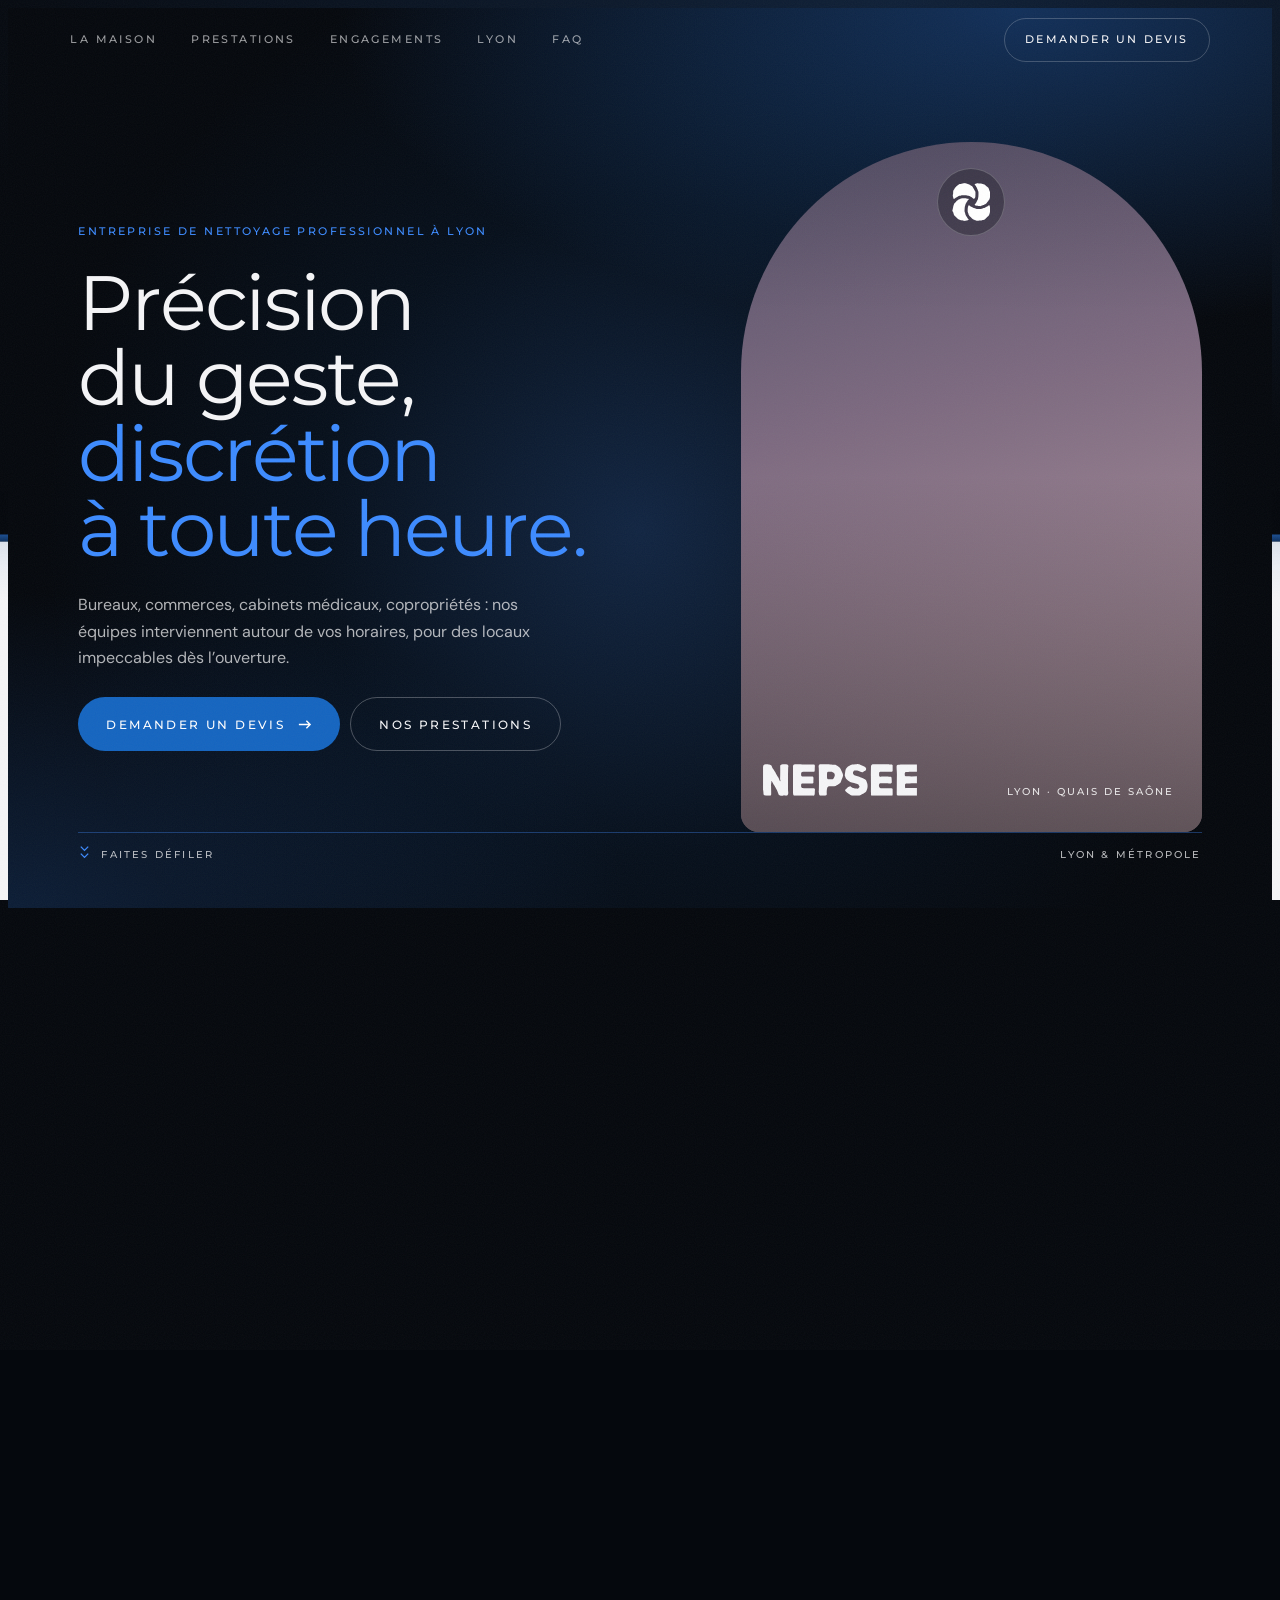
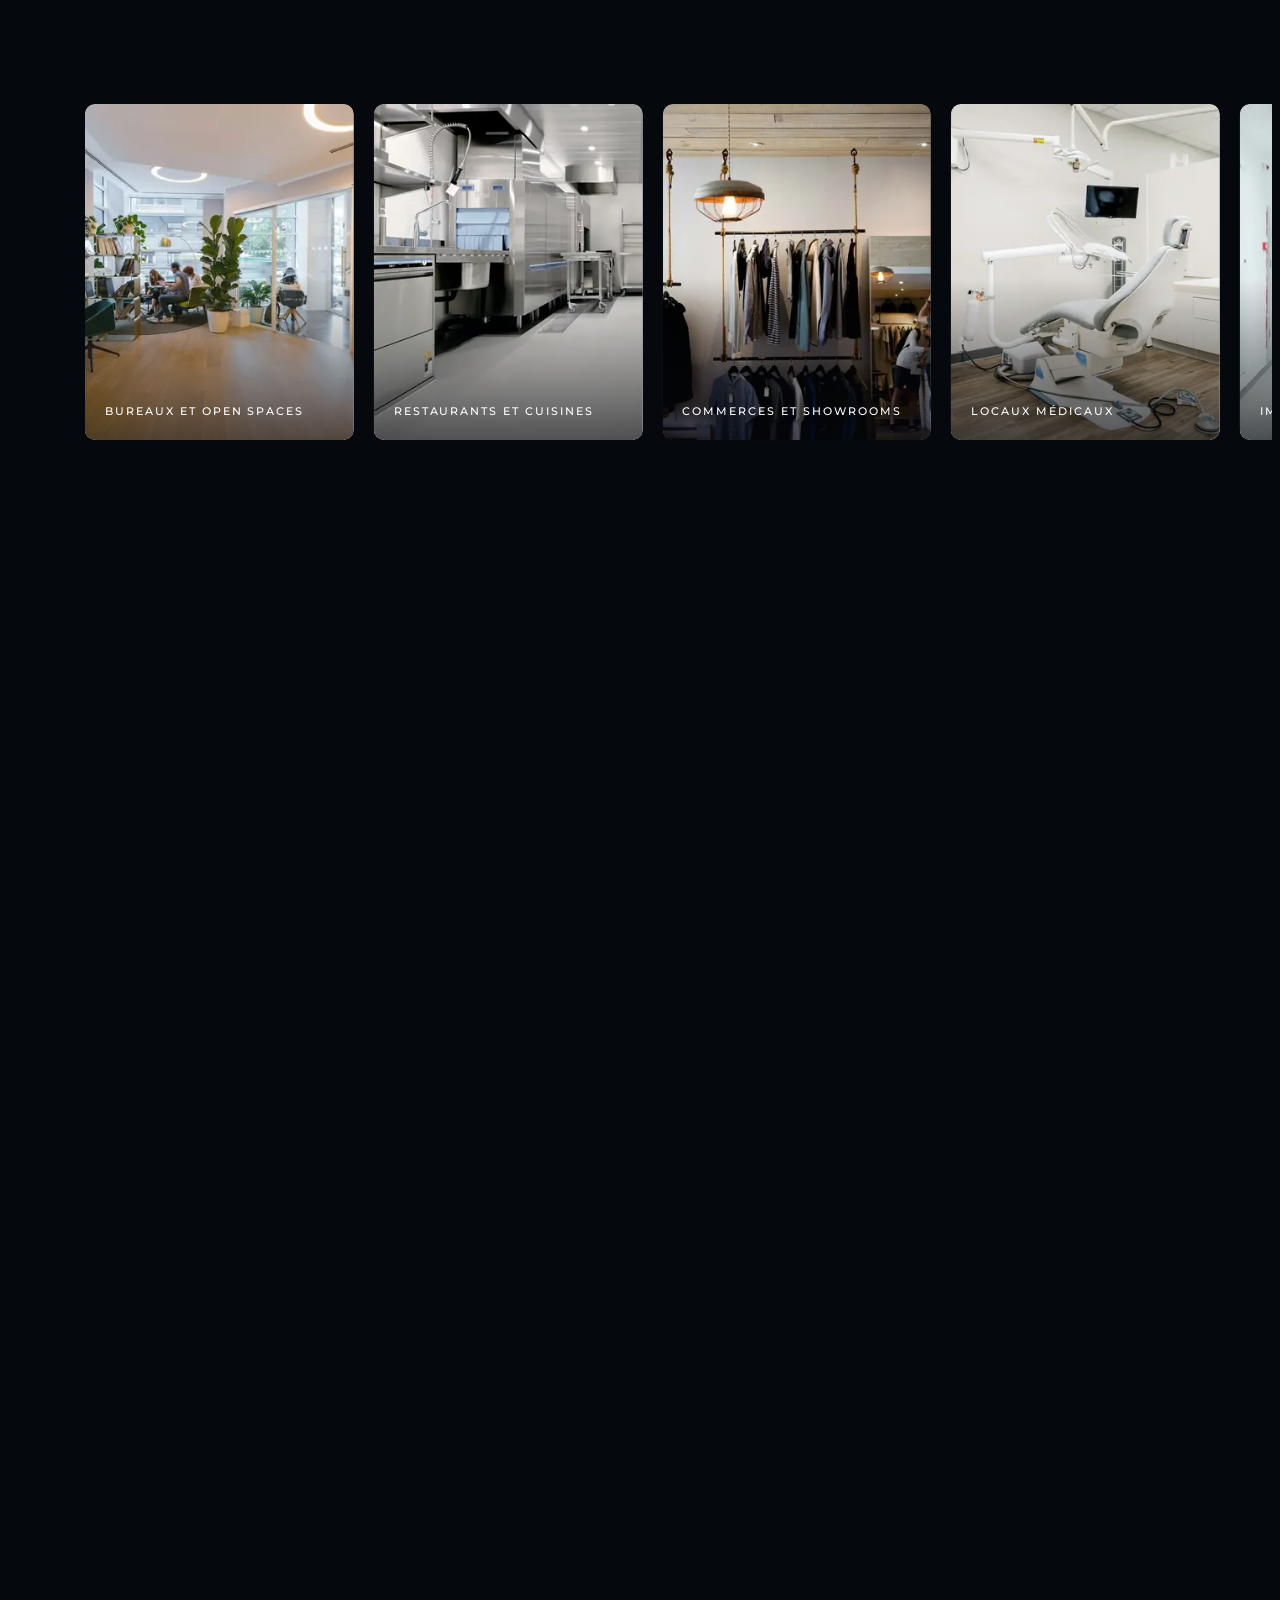
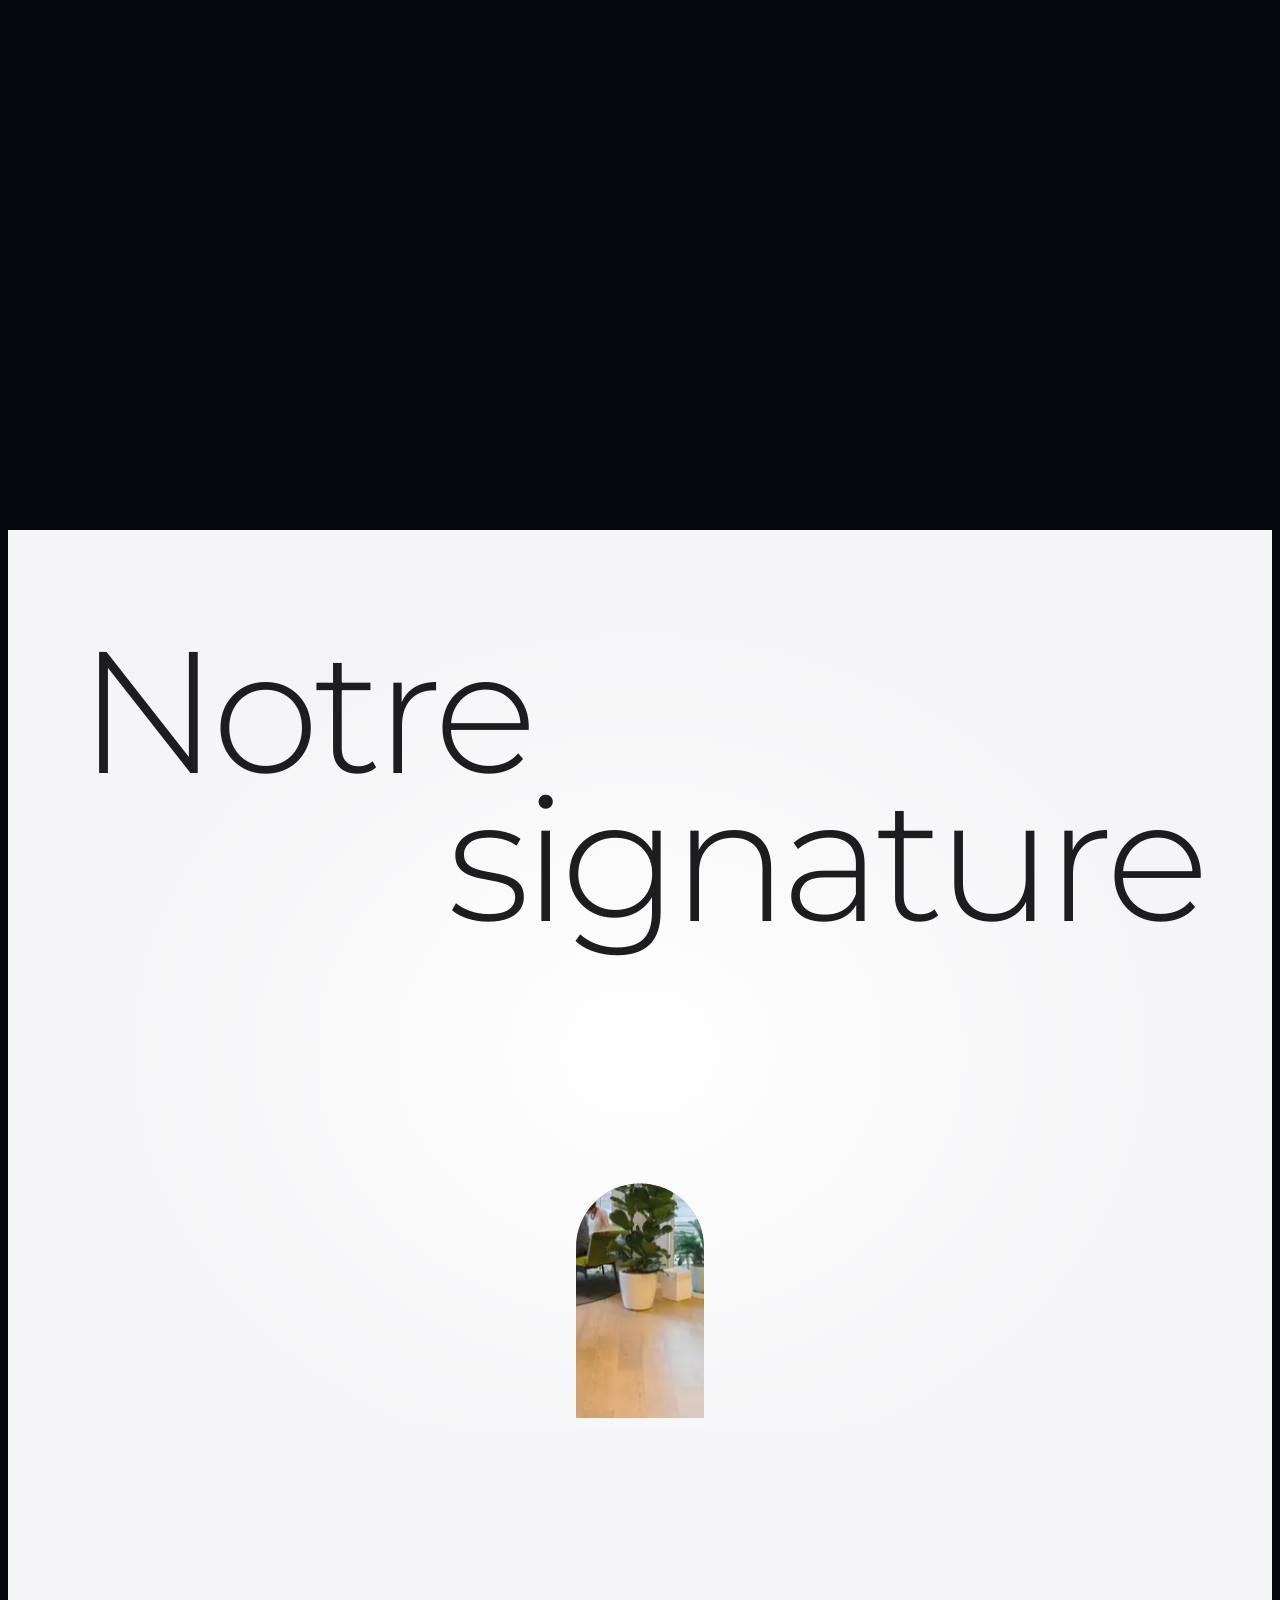
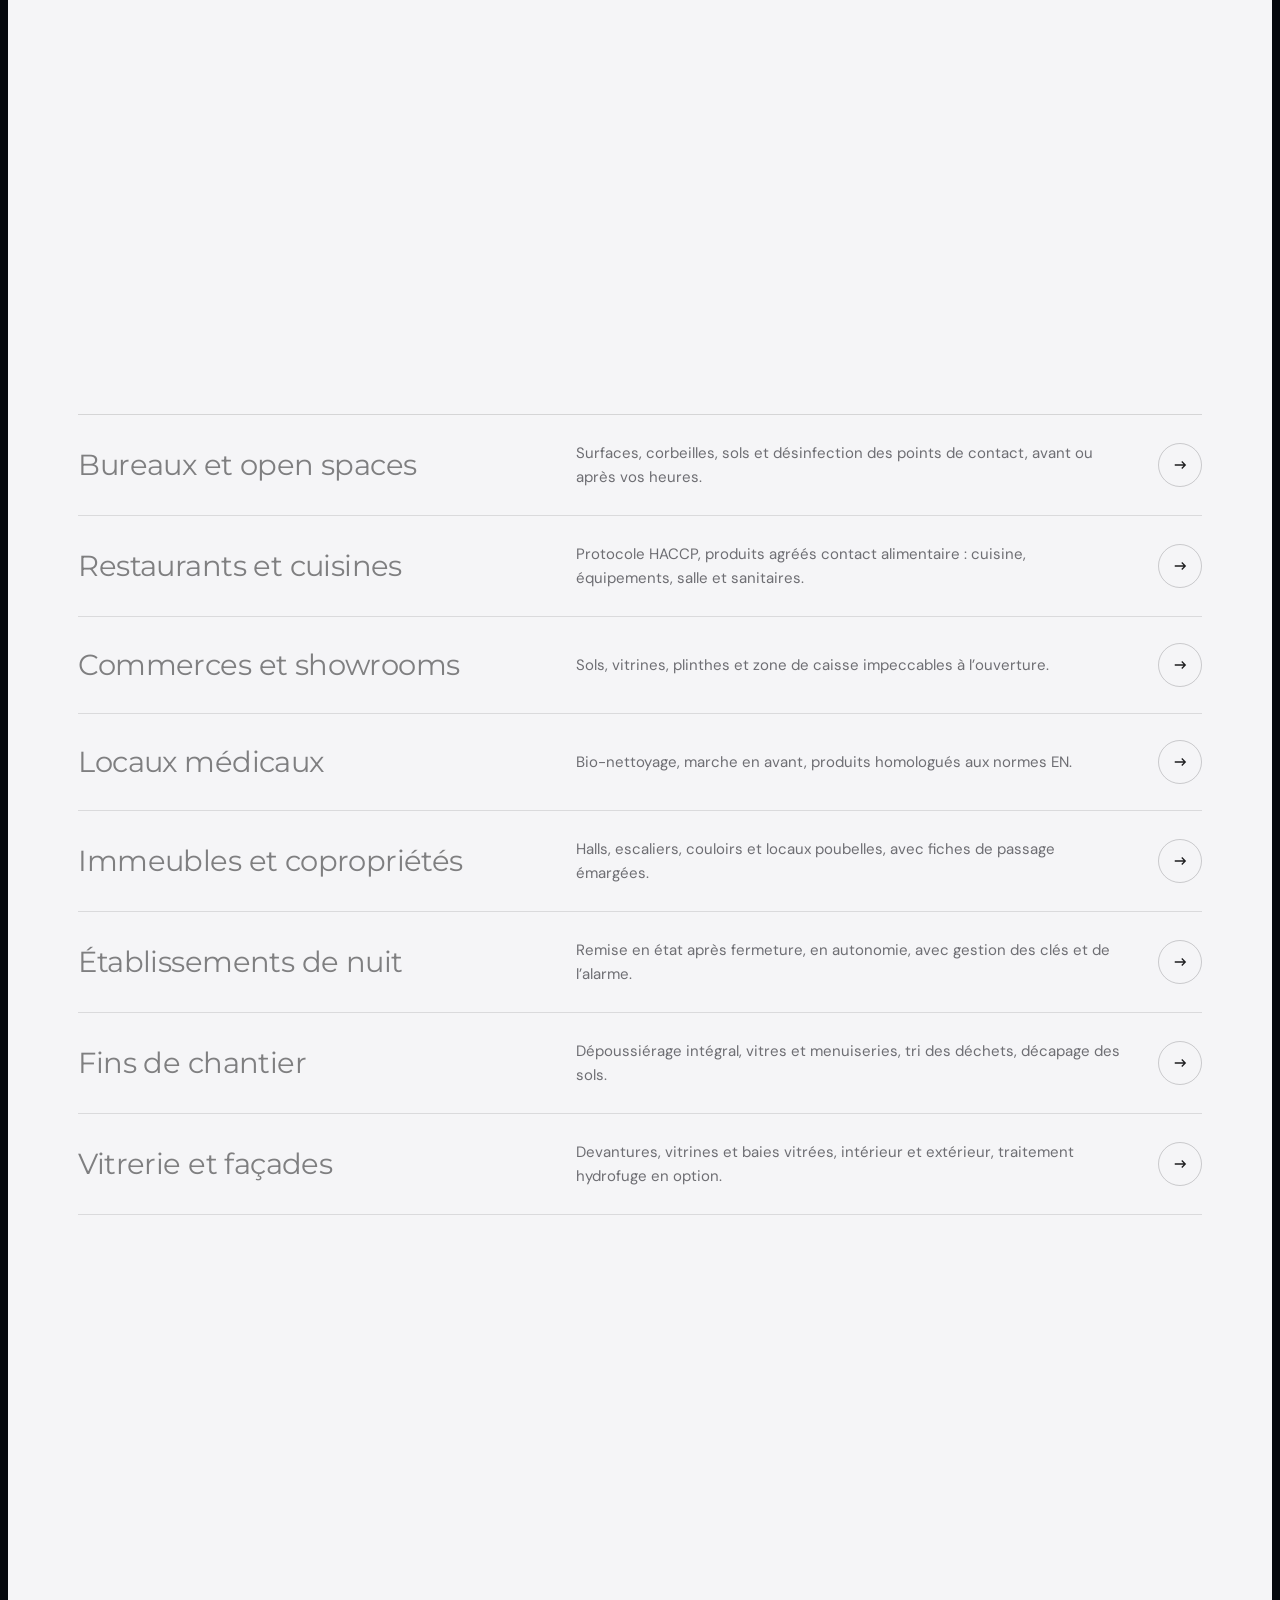
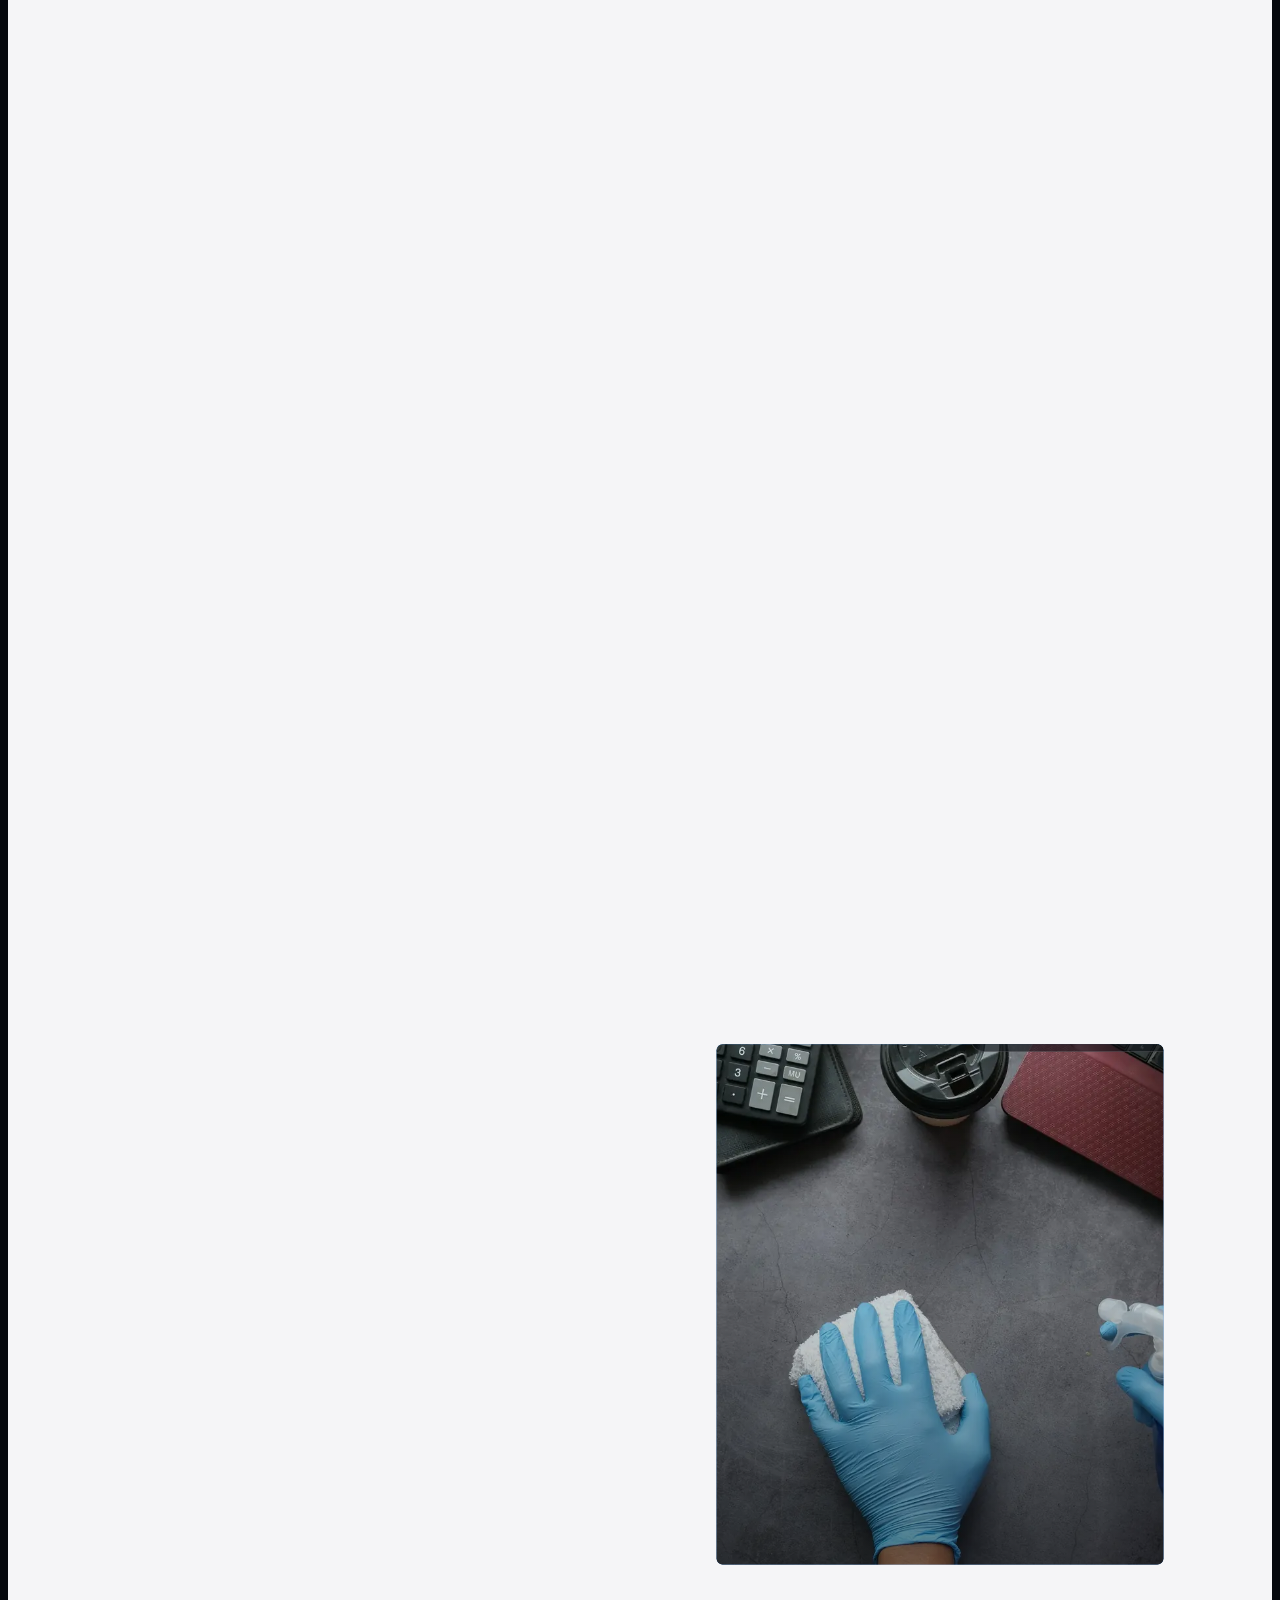
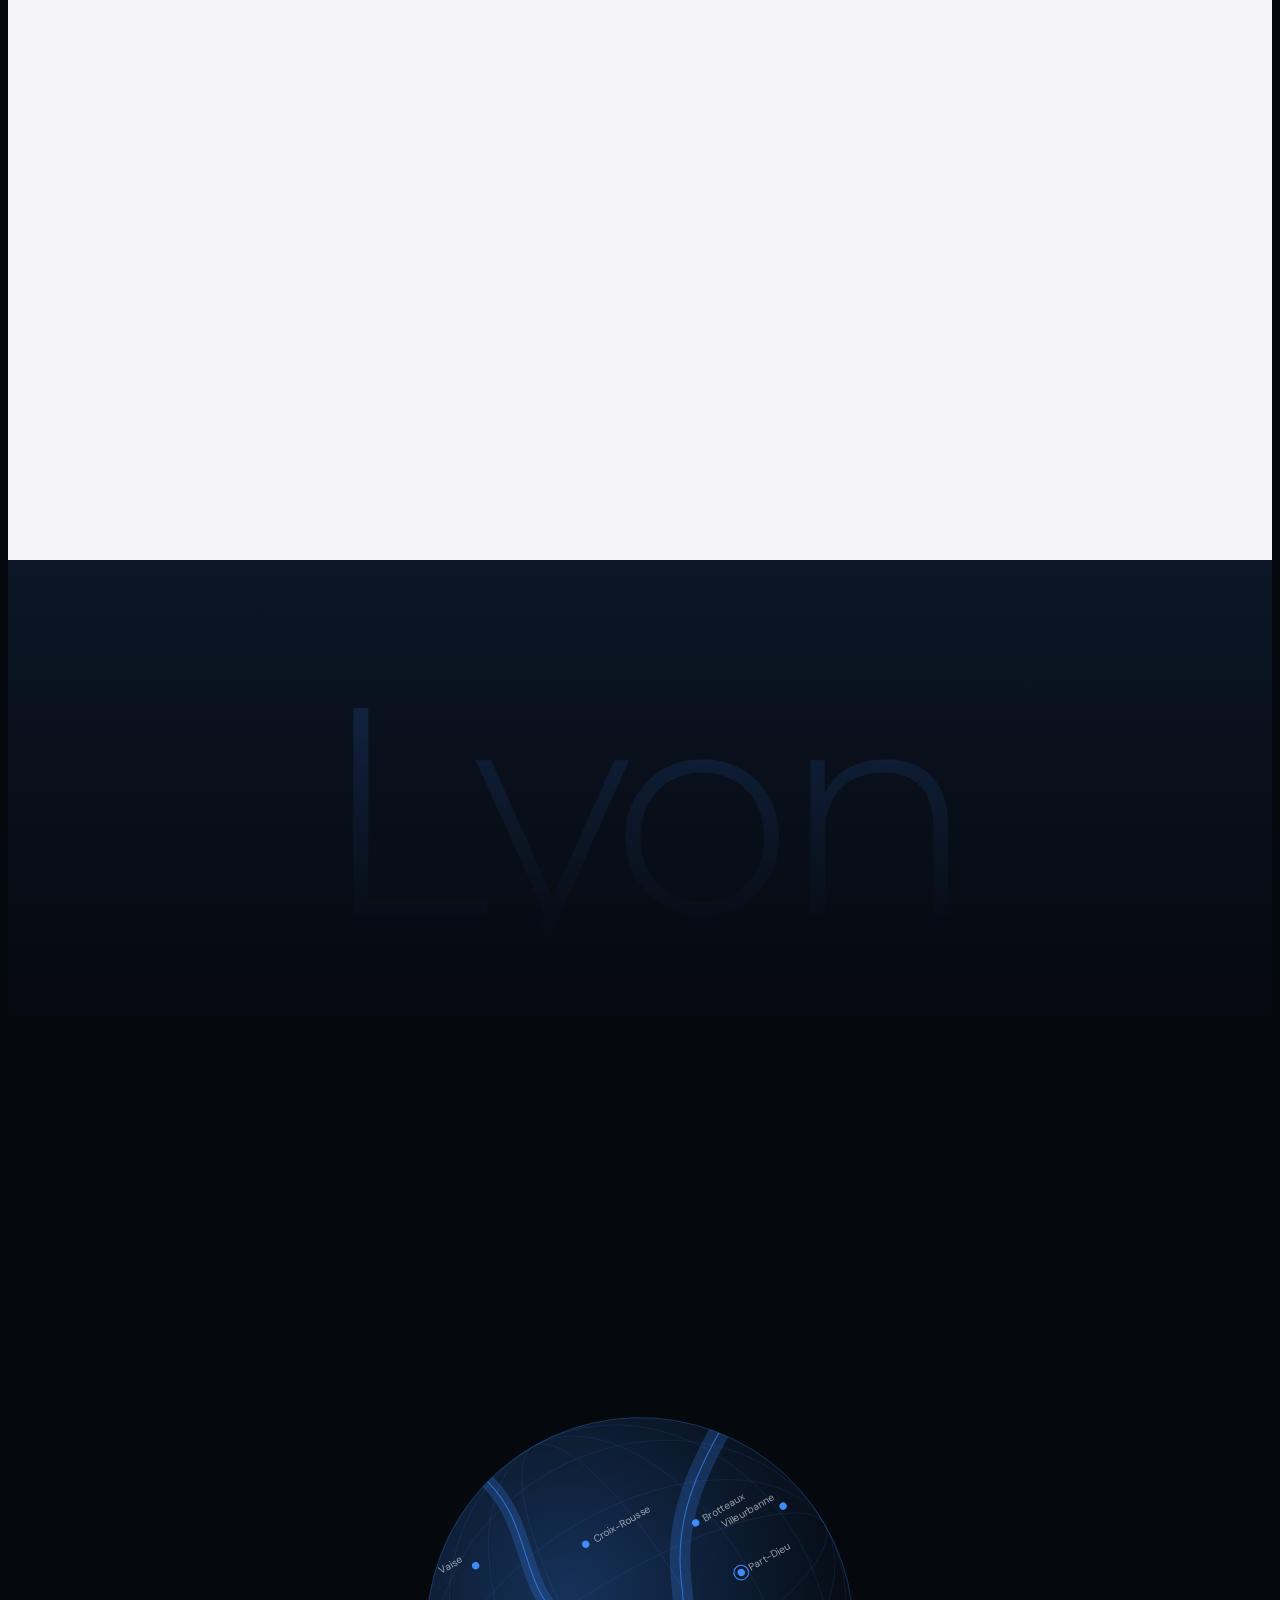
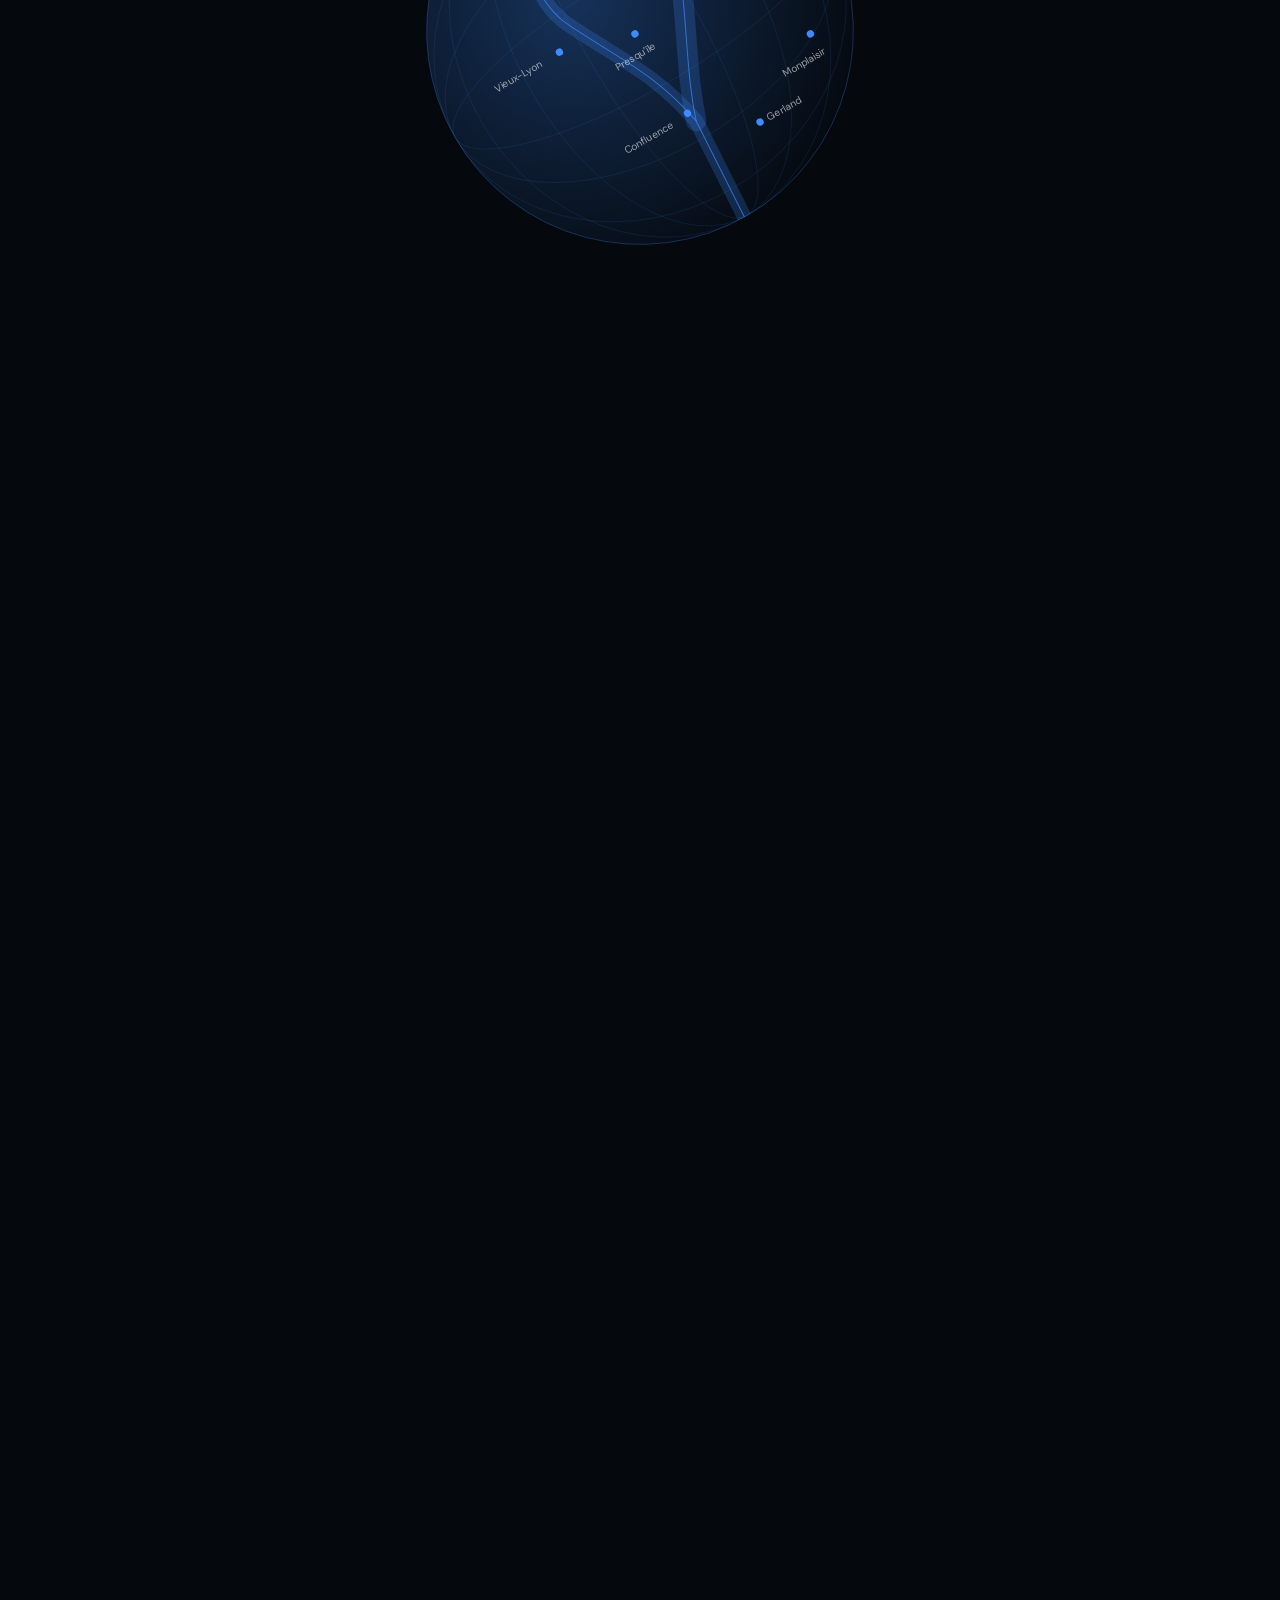
<file: index.html>
<!doctype html>
<html lang="fr">
<head>
<meta charset="utf-8">
<meta name="viewport" content="width=device-width,initial-scale=1,viewport-fit=cover">
<title>Entreprise de nettoyage à Lyon | NEPSEE · Devis gratuit</title>
<meta name="description" content="Entreprise de nettoyage à Lyon : bureaux, restaurants, commerces, cabinets médicaux, copropriétés, fins de chantier. Équipe dédiée, devis gratuit sous 2 h.">
<meta name="robots" content="index,follow,max-image-preview:large">
<meta name="theme-color" content="#05080d">
<link rel="canonical" href="https://www.nepsee.fr/">
<link rel="icon" type="image/svg+xml" href="favicon.svg">
<link rel="icon" type="image/png" href="favicon.png">
<link rel="apple-touch-icon" href="apple-touch-icon.png">
<meta property="og:type" content="website">
<meta property="og:locale" content="fr_FR">
<meta property="og:site_name" content="NEPSEE">
<meta property="og:title" content="Entreprise de nettoyage à Lyon | NEPSEE · Devis gratuit">
<meta property="og:description" content="Entreprise de nettoyage à Lyon : bureaux, restaurants, commerces, cabinets médicaux, copropriétés, fins de chantier. Équipe dédiée, devis gratuit sous 2 h.">
<meta property="og:url" content="https://www.nepsee.fr/">
<meta property="og:image" content="https://www.nepsee.fr/img/og.jpg">
<meta property="og:image:width" content="1200">
<meta property="og:image:height" content="630">
<meta name="twitter:card" content="summary_large_image">
<link rel="preload" as="image" imagesrcset="img/u/lyon-saone-480x768.webp 480w, img/u/lyon-saone-720x1152.webp 720w, img/u/lyon-saone-1080x1728.webp 1080w" imagesizes="100vw" media="(max-width: 899px)" fetchpriority="high">
<link rel="preload" as="image" imagesrcset="img/u/lyon-saone-960x600.webp 960w, img/u/lyon-saone-1440x900.webp 1440w, img/u/lyon-saone-1920x1200.webp 1920w, img/u/lyon-saone-2560x1600.webp 2560w" imagesizes="100vw" media="(min-width: 900px)" fetchpriority="high">
<link rel="preload" href="fonts/montserrat-latin-400-normal.woff2" as="font" type="font/woff2" crossorigin>
<link rel="preload" href="fonts/dm-sans-latin-400-normal.woff2" as="font" type="font/woff2" crossorigin>
<link rel="stylesheet" href="css/site.css">
<script>document.documentElement.classList.add('js');if(matchMedia('(prefers-reduced-motion: reduce)').matches)document.documentElement.classList.add('hero-ready');setTimeout(function(){document.documentElement.classList.add('hero-ready','media-ready')},2200)</script>
<script type="application/ld+json">{"@context":"https://schema.org","@graph":[{"@type":"WebSite","@id":"https://www.nepsee.fr/#site","url":"https://www.nepsee.fr/","name":"NEPSEE","inLanguage":"fr-FR","publisher":{"@id":"https://www.nepsee.fr/#entreprise"}},{"@type":"LocalBusiness","@id":"https://www.nepsee.fr/#entreprise","name":"NEPSEE","url":"https://www.nepsee.fr/","telephone":"+33698522137","email":"contact@nepsee.fr","image":"https://www.nepsee.fr/img/og.jpg","logo":"https://www.nepsee.fr/apple-touch-icon.png","address":{"@type":"PostalAddress","streetAddress":"47 cours de la Liberté","postalCode":"69003","addressLocality":"Lyon","addressRegion":"Auvergne-Rhône-Alpes","addressCountry":"FR"},"legalName":"NEPSEE SARL","description":"Entreprise de nettoyage professionnel à Lyon : bureaux, restaurants, commerces, locaux médicaux, copropriétés, établissements de nuit, fins de chantier et vitrerie.","slogan":"Un esprit sain dans un environnement sain","foundingDate":"2023-11-07","vatID":"FR15981448426","identifier":{"@type":"PropertyValue","propertyID":"SIRET","value":"98144842600016"},"openingHoursSpecification":[{"@type":"OpeningHoursSpecification","dayOfWeek":["Monday","Tuesday","Wednesday","Thursday","Friday","Saturday"],"opens":"07:00","closes":"20:00"}],"areaServed":[{"@type":"City","name":"Lyon"},{"@type":"City","name":"Villeurbanne"},{"@type":"City","name":"Caluire-et-Cuire"},{"@type":"City","name":"Bron"},{"@type":"City","name":"Vénissieux"},{"@type":"City","name":"Saint-Fons"},{"@type":"City","name":"Tassin-la-Demi-Lune"},{"@type":"City","name":"Écully"},{"@type":"City","name":"Oullins-Pierre-Bénite"},{"@type":"City","name":"Saint-Genis-Laval"},{"@type":"City","name":"Décines-Charpieu"},{"@type":"City","name":"Meyzieu"},{"@type":"City","name":"Rillieux-la-Pape"},{"@type":"City","name":"Mions"}],"knowsLanguage":"fr","sameAs":["https://app.nepsee.fr/"],"hasOfferCatalog":{"@type":"OfferCatalog","name":"Prestations de nettoyage","itemListElement":[{"@type":"Offer","itemOffered":{"@type":"Service","name":"Nettoyage de bureaux à Lyon","url":"https://www.nepsee.fr/nettoyage-bureaux-lyon.html"}},{"@type":"Offer","itemOffered":{"@type":"Service","name":"Nettoyage de restaurants et cuisines professionnelles à Lyon","url":"https://www.nepsee.fr/nettoyage-restaurant-lyon.html"}},{"@type":"Offer","itemOffered":{"@type":"Service","name":"Nettoyage de locaux commerciaux à Lyon","url":"https://www.nepsee.fr/nettoyage-locaux-commerciaux-lyon.html"}},{"@type":"Offer","itemOffered":{"@type":"Service","name":"Bio-nettoyage de locaux médicaux à Lyon","url":"https://www.nepsee.fr/nettoyage-cabinet-medical-lyon.html"}},{"@type":"Offer","itemOffered":{"@type":"Service","name":"Nettoyage des parties communes à Lyon","url":"https://www.nepsee.fr/nettoyage-copropriete-lyon.html"}},{"@type":"Offer","itemOffered":{"@type":"Service","name":"Nettoyage d’établissements de nuit à Lyon","url":"https://www.nepsee.fr/nettoyage-etablissement-de-nuit-lyon.html"}},{"@type":"Offer","itemOffered":{"@type":"Service","name":"Nettoyage de fin de chantier à Lyon","url":"https://www.nepsee.fr/nettoyage-fin-de-chantier-lyon.html"}},{"@type":"Offer","itemOffered":{"@type":"Service","name":"Nettoyage de vitres et façades à Lyon","url":"https://www.nepsee.fr/nettoyage-vitres-lyon.html"}}]}},{"@type":"FAQPage","mainEntity":[{"@type":"Question","name":"Combien coûte une prestation de nettoyage à Lyon ?","acceptedAnswer":{"@type":"Answer","text":"Le tarif dépend de la surface, de la nature des locaux, de la fréquence et des horaires d’intervention. Nous établissons un devis détaillé après une visite gratuite de vos locaux. Il est valable trois mois et sans engagement."}},{"@type":"Question","name":"Dans quelles communes intervenez-vous ?","acceptedAnswer":{"@type":"Answer","text":"Nous intervenons à Lyon, du 1er au 9e arrondissement, et dans la métropole : Villeurbanne, Caluire-et-Cuire, Bron, Vénissieux, Saint-Fons, Tassin-la-Demi-Lune, Écully, Oullins-Pierre-Bénite, Saint-Genis-Laval, Décines-Charpieu, Meyzieu, Rillieux-la-Pape et Mions. Pour une autre commune, contactez-nous."}},{"@type":"Question","name":"Faut-il fournir le matériel et les produits ?","acceptedAnswer":{"@type":"Answer","text":"Non. NEPSEE apporte le matériel et les produits nécessaires à chaque intervention. Vous mettez simplement à disposition l’eau, l’électricité et les accès (clés, badge, code d’alarme) pendant les horaires convenus."}},{"@type":"Question","name":"Que se passe-t-il si un agent est absent ?","acceptedAnswer":{"@type":"Answer","text":"Le remplacement est immédiat. Nous nous engageons sur un taux de présence de 100 % : votre prestation est assurée, quelle que soit la raison de l’absence."}},{"@type":"Question","name":"Quelle est la durée d’engagement ?","acceptedAnswer":{"@type":"Answer","text":"Le contrat d’entretien est conclu pour un an et se renouvelle tacitement. Il peut être résilié à sa date anniversaire avec un préavis d’un mois. Les prestations ponctuelles, comme un nettoyage de fin de chantier, se font sans contrat : un acompte de 50 % est demandé à la commande, le solde à la fin des travaux."}},{"@type":"Question","name":"Intervenez-vous tôt le matin, le soir ou le week-end ?","acceptedAnswer":{"@type":"Answer","text":"Oui, c’est même la règle : nous intervenons en dehors de vos heures d’activité. Les interventions de nuit (entre 21 h et 6 h), le dimanche et les jours fériés font l’objet d’une majoration prévue par la convention collective des entreprises de propreté."}},{"@type":"Question","name":"Comment suivre les interventions ?","acceptedAnswer":{"@type":"Answer","text":"Chaque client dispose d’un espace sur app.nepsee.fr : calendrier des passages, rapports d’intervention et messagerie directe avec votre responsable."}},{"@type":"Question","name":"Comment se déroule le contrôle qualité ?","acceptedAnswer":{"@type":"Answer","text":"Chaque passage est vérifié selon une checklist propre à votre site, et un responsable désigné effectue des contrôles réguliers. Toute remarque formulée par écrit sous 48 heures entraîne le déplacement d’un responsable sur place pour constater et corriger."}}]}]}</script>
</head>
<body>
<svg width="0" height="0" style="position:absolute" aria-hidden="true">
  <symbol id="emblem" viewBox="0 0 233 232"><path d="M73.2 231.6C72.9 231.4 72.1 231.2 71.4 231.1C66.6 230.6 56.3 228.8 54.6 228.4C53.1 227.9 40.8 223.1 39.2 222.3C37.1 221.2 35.6 219.9 25.6 209.9C15.4 199.8 13.6 197.9 12.7 196.0C12.1 194.8 9.7 187.3 8.5 183.1C6.9 177.2 6.8 176.9 4.6 174.9C1.6 172.2 1.5 171.7 3.2 164.9C4.3 160.7 5.6 154.8 6.9 148.1C8.4 140.4 12.6 127.5 14.7 124.4C15.8 122.7 20.5 117.7 26.0 112.4C27.2 111.3 28.7 109.7 29.4 108.8C30.2 108.0 31.5 106.8 32.3 106.3C33.1 105.8 35.2 104.4 37.0 103.3C38.8 102.1 41.6 100.5 43.5 99.6C45.4 98.7 47.7 97.7 48.6 97.2C51.4 95.8 57.6 94.4 64.2 93.6C76.7 92.2 78.4 92.2 82.1 93.0C83.5 93.3 86.1 93.7 87.9 94.0C99.3 95.7 99.6 95.8 101.1 96.6C102.2 97.2 103.3 98.6 103.2 99.5C103.2 100.4 102.5 101.3 100.6 102.6C98.3 104.3 95.6 107.5 93.8 110.9C93.3 111.7 92.3 113.2 91.6 114.2C90.9 115.3 89.9 116.8 89.5 117.6C89.0 118.5 87.9 120.3 87.0 121.6C86.1 123.0 85.0 124.9 84.6 125.9C84.3 126.8 83.5 128.6 83.1 129.9C82.6 131.1 81.8 133.5 81.3 135.2C80.8 137.0 80.2 139.4 79.8 140.6C78.6 145.1 78.0 148.6 77.8 152.9C77.6 155.2 77.3 160.5 77.1 164.6C76.6 173.2 76.5 172.3 78.7 178.9C79.4 180.9 80.5 184.6 81.0 187.0C83.1 196.0 83.5 196.8 89.9 206.5C92.7 210.8 95.3 214.8 95.7 215.4C97.1 217.4 98.1 218.7 100.1 220.8C102.4 223.1 102.7 223.7 101.7 224.8C101.0 225.8 99.3 226.6 96.0 227.5C94.4 228.0 91.0 228.9 88.4 229.7C85.8 230.4 83.5 231.0 83.3 231.0C83.1 231.0 82.5 231.2 82.1 231.5C81.0 232.1 74.3 232.2 73.2 231.6ZM150.0 230.3C149.1 230.0 146.6 229.1 144.4 228.2C142.2 227.3 139.5 226.2 138.4 225.8C137.3 225.3 136.0 224.8 135.5 224.6C135.0 224.4 133.6 223.8 132.2 223.3C127.6 221.6 127.7 221.7 115.6 209.7C103.9 198.0 103.6 197.7 102.6 194.4C101.8 192.1 99.5 184.7 99.1 183.2C98.9 182.6 98.2 180.3 97.4 178.1L96.0 174.0L96.0 169.5C96.0 157.6 97.0 149.7 99.7 141.2C101.7 134.9 103.7 134.3 108.4 138.8C110.9 141.2 112.2 142.1 115.6 143.9C117.1 144.7 119.5 146.0 120.8 146.9C123.0 148.3 126.7 150.0 127.5 150.0C127.7 150.0 128.8 150.4 130.1 151.0C131.3 151.5 133.8 152.5 135.5 153.2C137.2 153.9 141.0 155.4 143.9 156.6C146.8 157.8 149.9 158.8 150.7 159.0C151.7 159.2 155.8 159.3 163.9 159.2L175.6 159.1L178.2 158.3C179.7 157.8 181.9 157.2 183.1 156.8C186.9 155.8 195.8 153.3 198.1 152.6C199.7 152.1 203.3 150.3 204.9 149.2C206.8 147.9 207.7 147.4 211.4 145.8C213.3 144.9 215.5 143.8 216.2 143.3C216.9 142.8 218.8 141.5 220.4 140.4C222.0 139.3 223.5 138.2 223.8 137.9C227.0 135.0 227.6 134.8 229.0 135.8C230.2 136.6 231.2 139.1 232.0 143.0C232.1 143.8 232.4 144.6 232.6 144.8C233.2 145.2 233.2 178.9 232.7 179.5C232.5 179.7 232.0 181.3 231.5 183.0C231.1 184.7 230.6 186.4 230.5 186.8C230.4 187.1 229.9 188.7 229.5 190.2C228.3 194.6 227.7 196.3 226.7 197.8C225.6 199.4 206.3 218.7 204.1 220.3C201.6 222.2 199.0 223.6 196.9 224.3C194.8 225.0 193.8 225.3 187.6 227.0C185.6 227.6 182.5 228.5 180.9 228.9C179.2 229.4 177.3 230.0 176.5 230.2C174.2 230.8 152.2 230.9 150.0 230.3ZM169.2 141.0C167.3 140.8 164.1 140.4 162.2 140.2C155.1 139.3 147.0 138.0 145.2 137.4C141.7 136.1 139.0 133.9 139.0 132.2C139.0 131.3 139.2 131.1 141.6 128.7C143.8 126.5 144.3 125.8 145.3 123.8C146.0 122.5 147.3 120.4 148.3 119.0C149.3 117.7 150.4 116.0 150.7 115.3C153.1 110.3 154.2 108.3 155.8 105.8C158.4 101.9 158.6 101.2 159.9 93.4C160.5 89.7 161.2 85.2 161.5 83.5C162.3 79.3 162.6 55.6 161.9 53.0C161.5 51.3 161.3 51.0 155.4 36.4C154.3 33.8 153.1 30.8 152.7 29.8C151.4 26.3 151.1 25.9 149.6 23.6C148.8 22.4 147.9 20.9 147.6 20.3C146.8 18.8 142.5 13.1 141.4 12.0C137.4 8.2 138.3 6.2 145.1 4.3C146.9 3.7 149.1 3.0 150.0 2.6C152.7 1.7 154.8 1.5 163.0 1.8C173.2 2.1 174.1 2.2 177.3 3.0C181.1 4.1 180.8 4.0 187.5 5.7C198.0 8.4 198.5 8.6 201.2 10.8C202.1 11.5 205.0 13.8 207.5 15.9C225.7 30.6 224.4 29.3 225.6 34.1C226.8 38.8 228.2 42.8 230.7 48.4C231.0 48.9 231.5 50.4 231.8 51.6C232.2 52.7 232.6 53.8 232.8 53.9C233.2 54.1 233.1 89.2 232.6 89.7C232.5 89.9 232.1 90.7 231.9 91.5C231.7 92.3 231.2 94.2 230.7 95.8C229.3 101.0 228.9 101.8 226.6 104.3C225.5 105.5 224.0 107.4 223.3 108.4C222.0 110.5 215.2 119.1 211.8 123.1C209.3 125.9 206.5 128.2 203.6 129.5C196.0 133.1 193.7 134.1 188.6 136.1C185.5 137.4 181.6 139.0 180.1 139.6C175.3 141.7 174.9 141.7 169.2 141.0ZM10.4 96.3C8.5 95.1 8.0 94.0 7.5 89.2C7.1 85.9 6.8 84.6 5.8 81.7C4.7 78.6 4.5 75.2 5.3 72.7C5.5 72.0 5.9 70.2 6.1 68.9C6.3 67.5 6.6 65.6 6.8 64.8C6.9 63.9 7.1 60.3 7.1 56.9C7.2 47.8 7.6 46.2 11.5 40.3C12.7 38.4 14.7 35.1 15.9 32.8C18.4 28.6 19.3 27.4 22.1 25.6C23.9 24.4 25.4 23.0 26.4 21.5C28.4 18.4 29.1 17.7 33.3 14.7C43.1 7.7 45.1 6.6 51.1 6.0C53.3 5.8 56.4 5.0 57.1 4.5C57.7 4.1 61.2 3.2 63.7 2.9C65.2 2.7 66.9 2.4 67.6 2.3C68.3 2.1 70.4 1.8 72.2 1.5C74.1 1.2 76.4 0.7 77.3 0.4C79.0 -0.1 79.1 -0.1 79.8 0.3C80.3 0.6 82.0 1.1 83.8 1.6C85.5 2.1 87.9 2.8 89.2 3.1C90.6 3.5 93.8 4.3 96.5 5.0C103.3 6.8 103.3 6.8 110.2 11.3C113.6 13.6 118.2 16.6 120.4 18.1C122.7 19.6 125.0 21.2 125.7 21.8C126.8 22.8 128.0 24.9 128.0 25.8C128.0 26.1 128.2 27.0 128.5 27.8C129.0 29.2 129.7 30.4 132.2 33.9C132.7 34.6 133.5 36.0 134.2 37.0C134.8 38.0 136.3 40.5 137.5 42.5C141.4 48.9 143.0 51.7 143.5 53.0C144.3 55.4 143.6 84.5 142.7 86.9C141.9 88.9 138.9 94.0 137.8 95.1C135.5 97.5 132.7 96.6 126.2 91.0C123.5 88.7 121.4 87.2 118.6 85.7C117.5 85.2 115.9 84.3 115.0 83.8C109.1 80.6 105.2 78.8 101.6 77.7C100.1 77.2 97.2 76.6 92.3 76.0C87.8 75.4 84.6 74.9 81.6 74.4C79.7 74.1 77.2 74.0 68.7 73.9C56.7 73.9 57.6 73.7 55.1 76.0C53.2 77.7 52.6 77.9 49.4 78.1C46.4 78.3 42.7 78.9 41.9 79.3C41.6 79.5 40.3 80.3 39.0 81.1C37.6 82.0 35.7 83.0 34.4 83.5C32.3 84.2 29.9 85.6 28.5 86.9C27.4 88.0 26.0 88.9 23.1 90.3C20.9 91.5 19.8 92.2 18.1 93.8C15.0 96.6 12.3 97.5 10.4 96.3Z"/></symbol>
  <symbol id="wordmark" viewBox="0 0 488 101"><path d="M8.1 100.3C7.7 99.8 7.3 99.7 5.8 99.5C4.0 99.3 3.8 99.2 3.0 98.3C1.7 97.0 1.5 96.1 1.2 91.1C1.0 86.6 0.6 83.7 0.2 83.0C0.1 82.7 0.0 68.8 0.0 44.8C0.0 7.8 0.0 7.1 0.5 6.0C0.8 5.4 1.0 4.8 1.0 4.6C1.0 3.8 3.1 2.1 4.5 1.8C8.5 0.9 14.3 0.8 17.8 1.4C19.0 1.6 20.8 1.9 21.7 2.0C24.9 2.4 26.3 3.5 27.4 6.4C29.3 11.7 29.2 11.4 33.4 17.8C37.2 23.5 38.1 25.0 39.7 28.1C43.7 35.5 43.8 35.8 46.3 39.6C49.0 43.7 49.6 44.7 50.4 46.7C52.9 53.1 54.1 55.2 54.9 54.5C55.4 54.1 55.3 52.7 54.5 49.8C54.0 48.1 54.0 47.5 54.1 44.6C54.4 39.0 54.7 13.8 54.4 10.1C54.2 5.6 54.4 4.8 56.0 3.2C57.5 1.7 59.4 1.3 66.8 1.0C74.2 0.6 76.6 1.0 78.7 2.9C80.7 4.7 80.8 5.8 79.8 11.1C79.2 14.6 79.0 83.5 79.6 86.8C80.0 88.5 80.0 89.8 79.9 92.2C79.8 96.0 79.4 97.1 77.5 99.4L76.1 101.0L74.2 100.9C73.2 100.9 71.5 100.6 70.5 100.4C67.6 99.7 64.6 99.7 64.0 100.4C63.3 101.3 55.5 101.3 54.8 100.5C54.6 100.2 53.8 99.8 53.0 99.5C50.3 98.5 49.2 97.1 48.3 93.7C48.0 92.6 47.4 91.0 47.0 90.0C46.5 89.1 45.9 87.5 45.5 86.3C45.1 85.2 44.1 83.2 43.3 81.8C42.5 80.5 40.8 77.3 39.6 74.7C38.3 72.2 36.4 68.8 35.4 67.3C34.3 65.7 32.8 63.2 31.9 61.6C28.7 56.0 27.2 53.8 26.6 53.8C26.0 53.8 26.0 54.2 26.3 56.5C26.5 58.5 26.5 58.8 25.9 61.6C25.2 64.6 25.2 64.6 25.5 69.6C25.6 72.4 25.8 79.6 25.8 85.8L25.9 96.9L25.1 98.6C24.6 99.5 24.3 100.5 24.2 100.7C24.2 100.9 22.9 101.0 16.4 101.0L8.6 101.0L8.1 100.3ZM96.8 99.0C94.9 95.3 95.0 99.6 95.0 50.1L94.9 5.8L95.5 4.6C96.2 3.2 97.5 2.1 99.1 1.6C100.9 1.1 116.9 1.0 124.6 1.5C132.1 2.0 156.1 2.0 158.6 1.6C160.9 1.2 161.9 1.4 163.1 2.7C164.4 4.1 164.6 5.5 164.3 8.7C164.1 10.2 164.0 13.6 164.0 16.4C164.0 22.2 163.8 23.0 161.8 24.2L160.7 24.8L143.2 24.8C123.9 24.9 124.5 24.8 122.8 26.4C121.4 27.6 121.0 28.6 120.8 31.3C120.5 36.2 121.1 38.1 123.5 39.3L124.6 39.9L141.0 39.9L157.4 39.9L158.2 40.5C160.0 41.8 160.1 42.4 159.9 48.4C159.7 51.3 159.7 54.9 159.7 56.4C159.8 59.6 159.6 60.3 158.1 61.4L157.2 62.1L140.2 62.1L123.3 62.1L122.4 62.8C121.9 63.2 121.3 64.0 121.1 64.4C120.6 65.5 120.6 70.7 121.0 72.3C121.4 73.6 122.8 75.4 123.9 75.9C125.1 76.4 136.2 76.7 150.3 76.7L161.9 76.8L162.8 77.3C163.2 77.6 163.9 78.4 164.2 79.1C164.8 80.3 164.8 80.3 164.5 83.0C164.3 84.4 164.2 87.8 164.1 90.5C164.1 95.8 163.8 97.1 162.4 99.3C162.0 99.8 161.8 100.4 161.8 100.6C161.8 101.2 158.3 101.2 157.3 100.6C156.6 100.2 156.4 100.2 155.5 100.5C154.0 101.0 142.6 101.2 141.8 100.7C141.5 100.5 141.2 100.5 140.8 100.7C140.4 100.9 134.0 101.0 119.1 101.0L97.8 101.0L96.8 99.0ZM180.2 100.7C180.2 100.5 179.8 99.8 179.3 99.0C178.0 97.2 177.9 96.8 177.1 91.7L176.4 87.4L176.9 83.1C177.6 76.1 177.3 15.4 176.5 11.4C175.5 6.0 176.3 2.6 178.8 1.2C179.4 0.9 206.8 0.9 212.1 1.2C225.6 2.1 227.9 2.3 229.4 2.7C231.4 3.3 241.5 10.0 243.4 11.9C244.1 12.6 245.0 13.9 245.5 14.8C245.9 15.7 247.4 18.9 248.9 21.9C255.0 34.3 255.0 35.3 250.4 46.9C249.6 48.8 248.4 52.0 247.7 54.1C245.8 59.9 245.8 59.9 240.2 63.4C239.8 63.7 237.6 65.1 235.4 66.6C233.2 68.0 230.9 69.4 230.4 69.6C229.1 70.2 225.4 70.4 216.2 70.6C211.9 70.7 207.9 70.9 207.4 71.0C205.7 71.5 204.2 73.2 203.6 75.5C202.3 79.7 201.5 88.9 202.0 93.1C202.4 96.9 201.7 98.4 198.8 100.2L197.6 101.0L188.9 101.0C182.2 101.0 180.2 100.9 180.2 100.7ZM282.3 100.6C282.1 100.4 281.2 100.0 280.2 99.6C279.2 99.2 277.8 98.5 277.0 98.1C274.6 96.5 266.3 90.4 262.4 87.2C259.8 85.1 259.4 83.3 261.0 81.3C261.6 80.6 262.1 80.0 262.2 80.0C262.4 80.0 263.9 78.6 265.7 76.9C268.5 74.2 269.2 73.7 271.9 72.3C275.9 70.1 276.3 70.1 278.6 72.1C280.4 73.6 281.6 74.3 283.6 75.0C284.3 75.3 285.7 75.8 286.6 76.1C289.3 77.1 292.7 77.7 296.7 77.9L300.2 78.1L301.5 77.3C303.8 75.8 306.2 72.4 305.9 71.0C305.6 70.0 303.6 66.5 302.6 65.4C301.3 64.1 300.4 63.7 296.4 62.6C294.4 62.1 292.0 61.4 291.0 61.1C290.0 60.8 287.3 60.0 285.0 59.5C279.4 58.2 277.2 57.3 273.9 55.3C266.7 50.8 263.8 47.8 261.3 42.5C259.0 37.6 258.7 35.9 259.4 32.4C259.6 31.4 259.9 29.5 260.1 28.1C261.9 15.9 261.7 16.6 266.4 11.0C269.5 7.3 270.2 6.8 274.2 5.3C275.5 4.9 277.4 4.0 278.4 3.5C281.2 1.9 283.5 1.5 293.6 0.9C295.0 0.8 296.6 0.5 297.1 0.4C298.6 -0.2 301.2 -0.1 302.4 0.5C302.9 0.8 303.5 1.0 303.8 1.0C304.0 1.0 305.9 1.6 308.0 2.3C319.6 6.4 324.9 9.3 326.2 12.4C327.9 16.5 326.5 19.7 322.0 22.2C321.0 22.7 319.3 23.7 318.4 24.4C315.1 26.6 312.9 26.6 308.8 24.5C305.1 22.6 301.7 21.4 298.5 21.0C295.9 20.7 291.5 20.7 290.0 21.0C287.6 21.7 285.0 25.5 285.0 28.5C285.0 29.9 285.6 31.2 287.2 33.2C289.3 35.8 289.9 36.1 294.8 37.4C299.7 38.6 299.9 38.7 312.8 43.9C315.6 45.0 318.6 46.2 319.5 46.6C324.9 48.9 326.1 49.9 327.6 54.2C328.0 55.4 328.6 57.0 329.1 57.9C331.7 63.1 332.3 71.9 330.5 78.0C329.8 80.2 328.1 84.8 327.3 86.6C326.2 89.0 324.0 90.7 318.9 93.2C307.8 98.7 306.2 99.5 305.9 100.5C305.7 101.0 305.3 101.0 294.1 101.0C284.4 101.0 282.5 100.9 282.3 100.6ZM342.6 98.8C342.1 96.9 342.0 96.4 342.2 94.3C342.4 92.6 342.3 91.4 342.1 90.2C341.9 88.8 341.9 85.9 342.0 78.5C342.1 73.1 342.1 62.4 342.0 54.9C341.8 34.8 342.1 6.4 342.5 5.2C343.0 3.8 344.8 1.9 346.1 1.4C347.1 1.0 348.7 0.9 372.2 1.0C386.1 1.0 398.5 1.1 399.9 1.3C401.2 1.4 403.6 1.5 405.1 1.5C408.2 1.5 409.1 1.8 410.2 3.1L410.9 4.1L410.9 13.1L410.9 22.1L410.3 23.0C408.8 24.9 410.2 24.8 389.3 24.9C368.3 25.0 369.7 24.9 368.6 27.0C367.8 28.2 367.7 36.1 368.4 38.0C369.3 40.5 370.4 41.0 373.5 40.2C376.9 39.3 395.0 39.3 398.4 40.2C400.3 40.7 400.9 40.8 402.8 40.6L405.0 40.5L406.0 41.4C407.5 42.8 407.7 43.8 408.0 51.4C408.2 55.1 408.2 58.4 408.1 58.9C408.0 59.8 406.4 61.4 405.4 61.6C404.7 61.8 375.0 61.6 373.2 61.4C370.4 61.0 368.4 62.7 367.6 66.2C366.9 69.4 368.0 73.2 370.1 74.9C372.2 76.5 372.7 76.5 390.9 76.5C409.5 76.5 408.9 76.4 410.1 78.2L410.8 79.2L410.9 88.1C411.1 96.8 411.0 97.1 410.5 99.0L409.9 101.0L376.5 101.0L343.1 101.0L342.6 98.8ZM426.5 100.8C426.5 100.6 425.9 99.9 425.3 99.1C423.8 97.5 423.8 97.4 423.9 91.8C424.0 89.3 424.1 76.7 424.1 63.6C424.2 50.6 424.3 38.3 424.4 36.4C424.5 33.1 424.5 30.6 423.7 17.9C423.2 9.1 423.3 6.3 424.0 4.9C424.7 3.4 426.1 2.4 427.9 2.0C429.7 1.6 448.4 1.3 469.6 1.3L488.0 1.2L488.0 13.0L488.0 24.7L477.7 24.8C472.0 24.9 464.3 25.0 460.5 25.0C453.8 25.0 453.6 25.0 452.4 25.6C449.9 26.8 449.2 28.4 449.3 32.8C449.3 36.9 449.9 38.3 452.1 39.1C452.4 39.2 460.6 39.3 470.3 39.3L488.0 39.2L488.0 50.2L488.0 61.2L481.1 61.3C451.5 62.0 452.4 61.9 450.9 64.0L450.1 65.0L450.1 69.8C450.1 74.4 450.2 74.7 450.7 75.4C451.6 76.6 452.4 76.9 454.3 76.4C455.7 76.1 458.1 76.0 472.0 76.0L488.0 76.0L488.0 88.5L488.0 101.0L457.2 101.0C438.2 101.0 426.5 100.9 426.5 100.8ZM220.8 48.2C222.1 47.8 223.7 46.1 224.4 44.4C224.7 43.7 225.4 42.2 225.9 41.0C227.5 37.2 227.7 35.7 227.2 33.2C226.2 29.4 224.0 27.2 219.2 25.5C217.7 24.9 217.3 24.9 211.8 24.9L206.0 24.9L205.0 25.6C203.0 27.1 202.9 27.4 202.8 35.8C202.7 45.7 202.9 46.9 205.5 48.2C206.6 48.8 206.8 48.8 213.2 48.6C217.1 48.5 220.3 48.4 220.8 48.2Z"/></symbol>
  <symbol id="arr" viewBox="0 0 16 16"><path d="M2 8h12M10 4l4 4-4 4" fill="none" stroke="currentColor" stroke-width="1.5"/></symbol>
</svg>

<div class="atmos" aria-hidden="true">
  <div class="wipe" id="wipe"><p id="whisper">Un lieu propre ne se remarque pas.<br>Il se ressent.</p></div>
</div>

<header class="top">
  <div class="top-in">
    <nav aria-label="Navigation principale">
      <a href="#maison">La maison</a>
      <a href="#prestations">Prestations</a>
      <a href="#engagements">Engagements</a>
      <a href="#lyon">Lyon</a>
      <a href="#faq">FAQ</a>
    </nav>
    <div class="act">
      <button class="hbtn" type="button" data-quote>Demander un devis</button>
      <button class="burger" type="button" id="burger" aria-label="Ouvrir le menu" aria-controls="drawer" aria-expanded="false">
        <svg viewBox="0 0 18 18" fill="none" stroke="currentColor" stroke-width="1.5" aria-hidden="true"><path d="M2 6h14M2 12h14"/></svg>
      </button>
    </div>
  </div>
</header>
<a class="flying" id="flying" href="#hero" aria-label="NEPSEE, retour en haut"><svg class="logo-svg" viewBox="0 0 488 101" aria-hidden="true"><use href="#wordmark"/></svg></a>

<div class="drawer" id="drawer" hidden>
  <div class="drawer-head">
    <svg class="logo-svg" viewBox="0 0 488 101" role="img" aria-label="NEPSEE"><use href="#wordmark"/></svg>
    <button class="xbtn" type="button" id="drawerX" aria-label="Fermer le menu"><svg viewBox="0 0 16 16" fill="none" stroke="currentColor" stroke-width="1.5" aria-hidden="true"><path d="M3 3l10 10M13 3L3 13"/></svg></button>
  </div>
  <nav aria-label="Menu mobile">
    <a href="#maison">La maison <small>01</small></a>
    <a href="#prestations">Prestations <small>02</small></a>
    <a href="#engagements">Engagements <small>03</small></a>
    <a href="#lyon">Lyon <small>04</small></a>
    <a href="#faq">FAQ <small>05</small></a>
  </nav>
  <ul class="drawer-svc" aria-label="Nos prestations">
    <li><a href="nettoyage-bureaux-lyon.html">Bureaux et open spaces</a></li><li><a href="nettoyage-restaurant-lyon.html">Restaurants et cuisines</a></li><li><a href="nettoyage-locaux-commerciaux-lyon.html">Commerces et showrooms</a></li><li><a href="nettoyage-cabinet-medical-lyon.html">Locaux médicaux</a></li><li><a href="nettoyage-copropriete-lyon.html">Copropriétés</a></li><li><a href="nettoyage-etablissement-de-nuit-lyon.html">Établissements de nuit</a></li><li><a href="nettoyage-fin-de-chantier-lyon.html">Fins de chantier</a></li><li><a href="nettoyage-vitres-lyon.html">Vitrerie et façades</a></li>
  </ul>
  <div class="foot">
    <button class="btn btn-blue" type="button" data-quote>Demander un devis <svg aria-hidden="true"><use href="#arr"/></svg></button>
    <p>06 98 52 21 37 · contact@nepsee.fr</p>
  </div>
</div>

<main>
  <section id="hero">
    <div class="stage" id="heroStage">
      <div class="hero-glow" id="glow" aria-hidden="true"></div>
      <div class="hero-media" id="heroMedia" aria-hidden="true"><picture><source media="(max-width: 899px)" srcset="img/u/lyon-saone-480x768.webp 480w, img/u/lyon-saone-720x1152.webp 720w, img/u/lyon-saone-1080x1728.webp 1080w" sizes="100vw"><img src="img/u/lyon-saone-1440x900.webp" srcset="img/u/lyon-saone-960x600.webp 960w, img/u/lyon-saone-1440x900.webp 1440w, img/u/lyon-saone-1920x1200.webp 1920w, img/u/lyon-saone-2560x1600.webp 2560w" sizes="100vw" width="1440" height="900" alt="" fetchpriority="high" decoding="async"></picture><div class="hero-shade"></div><div class="hero-dim" id="heroDim"></div><div class="hero-curtain" id="heroCurtain"></div></div>
      <div class="sheen" id="sheen" aria-hidden="true"></div>
      <div class="hero-grid wrap">
        <div class="hero-copy" id="heroCopy">
          <h1 class="label">Entreprise de nettoyage professionnel à Lyon</h1>
          <p class="hero-h" id="heroH"><span>Précision</span><span>du geste,</span><span class="b">discrétion</span><span class="b">à toute heure.</span></p>
          <p class="hero-p">Bureaux, commerces, cabinets médicaux, copropriétés : nos équipes interviennent autour de vos horaires, pour des locaux impeccables dès l’ouverture.</p>
          <div class="hero-act">
            <button class="btn btn-blue" type="button" data-quote>Demander un devis <svg><use href="#arr"/></svg></button>
            <a class="btn btn-line" href="#prestations">Nos prestations</a>
          </div>
        </div>
        <div class="hero-lock" id="heroLock" aria-hidden="true">
          <div class="emblem" id="emblem"><div class="in" id="emblemIn"><div class="rot"><svg class="logo-svg" viewBox="0 0 233 232"><use href="#emblem"/></svg></div></div></div>
          <div class="lock-word" id="lockWord"><svg class="logo-svg" viewBox="0 0 488 101"><use href="#wordmark"/></svg></div>
          <p class="lock-cap" id="lockCap">Lyon · Quais de Saône</p>
        </div>
        <a class="cue" href="#maison" id="cue"><span><span class="chev"><svg viewBox="0 0 14 14" fill="none" stroke="currentColor" stroke-width="1.4"><path d="M3 5l4 4 4-4"/></svg><svg viewBox="0 0 14 14" fill="none" stroke="currentColor" stroke-width="1.4"><path d="M3 5l4 4 4-4"/></svg></span>Faites défiler</span><span>Lyon &amp; métropole</span></a>
      </div>
      <div class="manifesto" id="manifesto"><p><b>NEPSEE</b>est une entreprise de propreté lyonnaise pour celles et ceux qui jugent un lieu à ses détails, pas à ses mètres carrés.</p></div>
    </div>
  </section>
  <script>(function(){var s=document.getElementById("heroStage"),m=document.getElementById("heroMedia"),l=document.getElementById("heroLock");if(!s||!m||!l)return;var x=0,y=0,e=l;while(e&&e!==s){x+=e.offsetLeft;y+=e.offsetTop;e=e.offsetParent}var w=l.offsetWidth,h=l.offsetHeight,W=s.offsetWidth,H=s.offsetHeight,d=innerWidth>=900,r=Math.round(d?w/2:Math.min(w*.3,120));m.style.clipPath="inset("+y+"px "+(W-x-w)+"px "+(H-y-h)+"px "+x+"px round "+r+"px "+r+"px 18px 18px)";var i=m.querySelector("img");if(i&&!d)i.style.transform="translateY("+Math.max(0,Math.round(y+h/2-H*.42))+"px) scale(1.12)";document.documentElement.classList.add("media-ready")})()</script>

  <section id="maison" class="wrap">
    <div class="about">
      <div>
        <h2 class="about-h" data-reveal><span class="sr-only">NEPSEE, entreprise de propreté professionnelle à Lyon</span><svg class="logo-svg" viewBox="0 0 488 101" aria-hidden="true"><use href="#wordmark"/></svg><span aria-hidden="true">Propreté<br>professionnelle</span></h2>
        <p class="about-lead" data-reveal>Société de nettoyage lyonnaise, NEPSEE entretient les locaux professionnels de Lyon et de sa métropole, avec un seul objectif : que vous n’ayez plus jamais à penser au ménage.</p>
        <figure class="about-fig ph dk" data-reveal data-parallax style="background-color:#8f9a93"><img src="img/u/raclette-800x600.webp" srcset="img/u/raclette-480x360.webp 480w, img/u/raclette-800x600.webp 800w, img/u/raclette-1200x900.webp 1200w" sizes="(min-width: 900px) 36vw, 92vw" width="800" height="600" alt="Nettoyage d’une vitre à la raclette professionnelle" decoding="async" loading="lazy"><figcaption>Le soin du détail, à chaque passage</figcaption></figure>
      </div>
      <div class="pillars">
        <article class="pillar" data-reveal><h3>Un seul interlocuteur</h3><i></i><p>Un appel suffit. Votre responsable connaît vos locaux, vos consignes et vos priorités, et vous répond sous deux heures.</p></article>
        <article class="pillar" data-reveal><h3>Vos horaires, pas les nôtres</h3><i></i><p>Nous intervenons tôt le matin, en soirée ou après la fermeture, pour que votre activité ne s’arrête jamais.</p></article>
        <article class="pillar" data-reveal><h3>Une checklist à chaque passage</h3><i></i><p>Sols, surfaces, sanitaires, points de contact : chaque zone est contrôlée selon une liste précise, propre à votre site.</p></article>
        <article class="pillar" data-reveal><h3>Une équipe qui reste</h3><i></i><p>Les mêmes intervenants, passage après passage, et un remplacement immédiat en cas d’absence.</p></article>
      </div>
    </div>
  </section>

  <section class="ribbon" aria-label="Nos prestations en images">
    <div class="rb-row" id="rbRow"><div class="rb-track"><a class="rb-item" href="nettoyage-bureaux-lyon.html"><div class="ph " style="background-color:#c0a6a6"><img src="img/u/bureaux-480x600.webp" srcset="img/u/bureaux-320x400.webp 320w, img/u/bureaux-480x600.webp 480w, img/u/bureaux-640x800.webp 640w" sizes="(min-width: 900px) 22vw, 64vw" width="480" height="600" alt="" decoding="async" loading="lazy"></div><span>Bureaux et open spaces</span></a><a class="rb-item" href="nettoyage-restaurant-lyon.html"><div class="ph " style="background-color:#c8ccd0"><img src="img/u/cuisine-480x600.webp" srcset="img/u/cuisine-320x400.webp 320w, img/u/cuisine-480x600.webp 480w, img/u/cuisine-640x800.webp 640w" sizes="(min-width: 900px) 22vw, 64vw" width="480" height="600" alt="" decoding="async" loading="lazy"></div><span>Restaurants et cuisines</span></a><a class="rb-item" href="nettoyage-locaux-commerciaux-lyon.html"><div class="ph " style="background-color:#8c7f73"><img src="img/u/boutique-480x600.webp" srcset="img/u/boutique-320x400.webp 320w, img/u/boutique-480x600.webp 480w, img/u/boutique-640x800.webp 640w" sizes="(min-width: 900px) 22vw, 64vw" width="480" height="600" alt="" decoding="async" loading="lazy"></div><span>Commerces et showrooms</span></a><a class="rb-item" href="nettoyage-cabinet-medical-lyon.html"><div class="ph " style="background-color:#d4d6d8"><img src="img/u/cabinet-480x600.webp" srcset="img/u/cabinet-320x400.webp 320w, img/u/cabinet-480x600.webp 480w, img/u/cabinet-640x800.webp 640w" sizes="(min-width: 900px) 22vw, 64vw" width="480" height="600" alt="" decoding="async" loading="lazy"></div><span>Locaux médicaux</span></a><a class="rb-item" href="nettoyage-copropriete-lyon.html"><div class="ph " style="background-color:#d9d9d9"><img src="img/u/couloir-480x600.webp" srcset="img/u/couloir-320x400.webp 320w, img/u/couloir-480x600.webp 480w, img/u/couloir-640x800.webp 640w" sizes="(min-width: 900px) 22vw, 64vw" width="480" height="600" alt="" decoding="async" loading="lazy"></div><span>Immeubles et copropriétés</span></a><a class="rb-item" href="nettoyage-etablissement-de-nuit-lyon.html"><div class="ph " style="background-color:#3a2f2a"><img src="img/u/bar-480x600.webp" srcset="img/u/bar-320x400.webp 320w, img/u/bar-480x600.webp 480w, img/u/bar-640x800.webp 640w" sizes="(min-width: 900px) 22vw, 64vw" width="480" height="600" alt="" decoding="async" loading="lazy"></div><span>Établissements de nuit</span></a><a class="rb-item" href="nettoyage-fin-de-chantier-lyon.html"><div class="ph " style="background-color:#e3e1de"><img src="img/u/chantier-480x600.webp" srcset="img/u/chantier-320x400.webp 320w, img/u/chantier-480x600.webp 480w, img/u/chantier-640x800.webp 640w" sizes="(min-width: 900px) 22vw, 64vw" width="480" height="600" alt="" decoding="async" loading="lazy"></div><span>Fins de chantier</span></a><a class="rb-item" href="nettoyage-vitres-lyon.html"><div class="ph " style="background-color:#40464d"><img src="img/u/facade-480x600.webp" srcset="img/u/facade-320x400.webp 320w, img/u/facade-480x600.webp 480w, img/u/facade-640x800.webp 640w" sizes="(min-width: 900px) 22vw, 64vw" width="480" height="600" alt="" decoding="async" loading="lazy"></div><span>Vitrerie et façades</span></a><a class="rb-item" href="nettoyage-bureaux-lyon.html" tabindex="-1" aria-hidden="true"><div class="ph " style="background-color:#c0a6a6"><img src="img/u/bureaux-480x600.webp" srcset="img/u/bureaux-320x400.webp 320w, img/u/bureaux-480x600.webp 480w, img/u/bureaux-640x800.webp 640w" sizes="(min-width: 900px) 22vw, 64vw" width="480" height="600" alt="" decoding="async" loading="lazy"></div><span>Bureaux et open spaces</span></a><a class="rb-item" href="nettoyage-restaurant-lyon.html" tabindex="-1" aria-hidden="true"><div class="ph " style="background-color:#c8ccd0"><img src="img/u/cuisine-480x600.webp" srcset="img/u/cuisine-320x400.webp 320w, img/u/cuisine-480x600.webp 480w, img/u/cuisine-640x800.webp 640w" sizes="(min-width: 900px) 22vw, 64vw" width="480" height="600" alt="" decoding="async" loading="lazy"></div><span>Restaurants et cuisines</span></a><a class="rb-item" href="nettoyage-locaux-commerciaux-lyon.html" tabindex="-1" aria-hidden="true"><div class="ph " style="background-color:#8c7f73"><img src="img/u/boutique-480x600.webp" srcset="img/u/boutique-320x400.webp 320w, img/u/boutique-480x600.webp 480w, img/u/boutique-640x800.webp 640w" sizes="(min-width: 900px) 22vw, 64vw" width="480" height="600" alt="" decoding="async" loading="lazy"></div><span>Commerces et showrooms</span></a><a class="rb-item" href="nettoyage-cabinet-medical-lyon.html" tabindex="-1" aria-hidden="true"><div class="ph " style="background-color:#d4d6d8"><img src="img/u/cabinet-480x600.webp" srcset="img/u/cabinet-320x400.webp 320w, img/u/cabinet-480x600.webp 480w, img/u/cabinet-640x800.webp 640w" sizes="(min-width: 900px) 22vw, 64vw" width="480" height="600" alt="" decoding="async" loading="lazy"></div><span>Locaux médicaux</span></a><a class="rb-item" href="nettoyage-copropriete-lyon.html" tabindex="-1" aria-hidden="true"><div class="ph " style="background-color:#d9d9d9"><img src="img/u/couloir-480x600.webp" srcset="img/u/couloir-320x400.webp 320w, img/u/couloir-480x600.webp 480w, img/u/couloir-640x800.webp 640w" sizes="(min-width: 900px) 22vw, 64vw" width="480" height="600" alt="" decoding="async" loading="lazy"></div><span>Immeubles et copropriétés</span></a><a class="rb-item" href="nettoyage-etablissement-de-nuit-lyon.html" tabindex="-1" aria-hidden="true"><div class="ph " style="background-color:#3a2f2a"><img src="img/u/bar-480x600.webp" srcset="img/u/bar-320x400.webp 320w, img/u/bar-480x600.webp 480w, img/u/bar-640x800.webp 640w" sizes="(min-width: 900px) 22vw, 64vw" width="480" height="600" alt="" decoding="async" loading="lazy"></div><span>Établissements de nuit</span></a><a class="rb-item" href="nettoyage-fin-de-chantier-lyon.html" tabindex="-1" aria-hidden="true"><div class="ph " style="background-color:#e3e1de"><img src="img/u/chantier-480x600.webp" srcset="img/u/chantier-320x400.webp 320w, img/u/chantier-480x600.webp 480w, img/u/chantier-640x800.webp 640w" sizes="(min-width: 900px) 22vw, 64vw" width="480" height="600" alt="" decoding="async" loading="lazy"></div><span>Fins de chantier</span></a><a class="rb-item" href="nettoyage-vitres-lyon.html" tabindex="-1" aria-hidden="true"><div class="ph " style="background-color:#40464d"><img src="img/u/facade-480x600.webp" srcset="img/u/facade-320x400.webp 320w, img/u/facade-480x600.webp 480w, img/u/facade-640x800.webp 640w" sizes="(min-width: 900px) 22vw, 64vw" width="480" height="600" alt="" decoding="async" loading="lazy"></div><span>Vitrerie et façades</span></a></div></div>
  </section>

  <div id="wipe-zone" class="zone" aria-hidden="true"></div>

  <div class="zone light on-light" id="lightZone">
    <section id="signature">
      <div class="sig wrap" id="sigStage">
        <div class="sig-glow" aria-hidden="true"></div>
        <p class="sig-title" aria-hidden="true"><span id="sigL1">Notre</span><span id="sigL2">signature</span></p>
        <div class="sig-photo ph" id="sigPhoto" style="background-color:#c0a6a6"><img src="img/u/bureaux-640x853.webp" srcset="img/u/bureaux-420x560.webp 420w, img/u/bureaux-640x853.webp 640w, img/u/bureaux-900x1200.webp 900w" sizes="(min-width: 900px) 26vw, 78vw" width="640" height="853" alt="Espace de bureaux lumineux et entretenu, avec plantes et mobilier contemporain" decoding="async" id="sigImg" loading="lazy"></div>
        <div class="sig-info">
          <div class="sig-a">
            <p class="label" data-sig>La prestation NEPSEE</p>
            <h2 data-sig>Nettoyage de bureaux à Lyon</h2>
            <dl data-sig>
              <div><dt>Locaux</dt><dd>Bureaux et open spaces</dd></div>
              <div><dt>Fréquence</dt><dd>Quotidienne à mensuelle</dd></div>
              <div><dt>Horaires</dt><dd>Avant ou après vos heures</dd></div>
              <div><dt>Équipe</dt><dd>Dédiée et stable</dd></div>
              <div><dt>Présence</dt><dd>100 %, remplacement immédiat</dd></div>
              <div><dt>Suivi</dt><dd>Espace client en ligne</dd></div>
            </dl>
          </div>
          <div class="sig-b">
            <p class="big" data-sig>Conçu pour durer, pensé pour passer inaperçu.</p>
            <span class="rule" data-sig></span>
            <p class="label" data-sig>Ce que comprend chaque passage</p>
            <p class="d" data-sig>Dépoussiérage des surfaces, vidage des corbeilles, aspiration et lavage des sols, désinfection des points de contact. Sanitaires nettoyés, désinfectés et réapprovisionnés.</p>
            <div data-sig class="sig-cta"><a class="btn btn-line" href="nettoyage-bureaux-lyon.html">Découvrir la prestation <svg aria-hidden="true"><use href="#arr"/></svg></a></div>
          </div>
        </div>
      </div>
    </section>

    <section id="prestations" class="wrap">
      <div class="rowhead" data-reveal><p class="label">Nos prestations</p><p class="label">Lyon &amp; métropole</p></div>
      <div class="svc-head">
        <h2 class="h-xl" data-reveal>Un savoir-faire pour chaque lieu</h2>
        <p class="intro-p" data-reveal>Chaque type de local a son protocole, ses produits et ses horaires. Nous adaptons l’intervention à votre activité, jamais l’inverse.</p>
      </div>
      <div class="svc-track" id="svcTrack"><a class="svc" href="nettoyage-bureaux-lyon.html"><div class="ph " style="background-color:#c0a6a6"><img src="img/u/bureaux-640x480.webp" srcset="img/u/bureaux-400x300.webp 400w, img/u/bureaux-640x480.webp 640w" sizes="(min-width: 900px) 300px, 78vw" width="640" height="480" alt="" decoding="async" loading="lazy"></div><h3>Bureaux et open spaces</h3><p>Surfaces, corbeilles, sols et désinfection des points de contact, avant ou après vos heures.</p><span class="more">Voir la prestation <svg aria-hidden="true"><use href="#arr"/></svg></span><span class="go" aria-hidden="true"><svg aria-hidden="true"><use href="#arr"/></svg></span></a><a class="svc" href="nettoyage-restaurant-lyon.html"><div class="ph " style="background-color:#c8ccd0"><img src="img/u/cuisine-640x480.webp" srcset="img/u/cuisine-400x300.webp 400w, img/u/cuisine-640x480.webp 640w" sizes="(min-width: 900px) 300px, 78vw" width="640" height="480" alt="" decoding="async" loading="lazy"></div><h3>Restaurants et cuisines</h3><p>Protocole HACCP, produits agréés contact alimentaire : cuisine, équipements, salle et sanitaires.</p><span class="more">Voir la prestation <svg aria-hidden="true"><use href="#arr"/></svg></span><span class="go" aria-hidden="true"><svg aria-hidden="true"><use href="#arr"/></svg></span></a><a class="svc" href="nettoyage-locaux-commerciaux-lyon.html"><div class="ph " style="background-color:#8c7f73"><img src="img/u/boutique-640x480.webp" srcset="img/u/boutique-400x300.webp 400w, img/u/boutique-640x480.webp 640w" sizes="(min-width: 900px) 300px, 78vw" width="640" height="480" alt="" decoding="async" loading="lazy"></div><h3>Commerces et showrooms</h3><p>Sols, vitrines, plinthes et zone de caisse impeccables à l’ouverture.</p><span class="more">Voir la prestation <svg aria-hidden="true"><use href="#arr"/></svg></span><span class="go" aria-hidden="true"><svg aria-hidden="true"><use href="#arr"/></svg></span></a><a class="svc" href="nettoyage-cabinet-medical-lyon.html"><div class="ph " style="background-color:#d4d6d8"><img src="img/u/cabinet-640x480.webp" srcset="img/u/cabinet-400x300.webp 400w, img/u/cabinet-640x480.webp 640w" sizes="(min-width: 900px) 300px, 78vw" width="640" height="480" alt="" decoding="async" loading="lazy"></div><h3>Locaux médicaux</h3><p>Bio-nettoyage, marche en avant, produits homologués aux normes EN.</p><span class="more">Voir la prestation <svg aria-hidden="true"><use href="#arr"/></svg></span><span class="go" aria-hidden="true"><svg aria-hidden="true"><use href="#arr"/></svg></span></a><a class="svc" href="nettoyage-copropriete-lyon.html"><div class="ph " style="background-color:#d9d9d9"><img src="img/u/couloir-640x480.webp" srcset="img/u/couloir-400x300.webp 400w, img/u/couloir-640x480.webp 640w" sizes="(min-width: 900px) 300px, 78vw" width="640" height="480" alt="" decoding="async" loading="lazy"></div><h3>Immeubles et copropriétés</h3><p>Halls, escaliers, couloirs et locaux poubelles, avec fiches de passage émargées.</p><span class="more">Voir la prestation <svg aria-hidden="true"><use href="#arr"/></svg></span><span class="go" aria-hidden="true"><svg aria-hidden="true"><use href="#arr"/></svg></span></a><a class="svc" href="nettoyage-etablissement-de-nuit-lyon.html"><div class="ph " style="background-color:#3a2f2a"><img src="img/u/bar-640x480.webp" srcset="img/u/bar-400x300.webp 400w, img/u/bar-640x480.webp 640w" sizes="(min-width: 900px) 300px, 78vw" width="640" height="480" alt="" decoding="async" loading="lazy"></div><h3>Établissements de nuit</h3><p>Remise en état après fermeture, en autonomie, avec gestion des clés et de l’alarme.</p><span class="more">Voir la prestation <svg aria-hidden="true"><use href="#arr"/></svg></span><span class="go" aria-hidden="true"><svg aria-hidden="true"><use href="#arr"/></svg></span></a><a class="svc" href="nettoyage-fin-de-chantier-lyon.html"><div class="ph " style="background-color:#e3e1de"><img src="img/u/chantier-640x480.webp" srcset="img/u/chantier-400x300.webp 400w, img/u/chantier-640x480.webp 640w" sizes="(min-width: 900px) 300px, 78vw" width="640" height="480" alt="" decoding="async" loading="lazy"></div><h3>Fins de chantier</h3><p>Dépoussiérage intégral, vitres et menuiseries, tri des déchets, décapage des sols.</p><span class="more">Voir la prestation <svg aria-hidden="true"><use href="#arr"/></svg></span><span class="go" aria-hidden="true"><svg aria-hidden="true"><use href="#arr"/></svg></span></a><a class="svc" href="nettoyage-vitres-lyon.html"><div class="ph " style="background-color:#40464d"><img src="img/u/facade-640x480.webp" srcset="img/u/facade-400x300.webp 400w, img/u/facade-640x480.webp 640w" sizes="(min-width: 900px) 300px, 78vw" width="640" height="480" alt="" decoding="async" loading="lazy"></div><h3>Vitrerie et façades</h3><p>Devantures, vitrines et baies vitrées, intérieur et extérieur, traitement hydrofuge en option.</p><span class="more">Voir la prestation <svg aria-hidden="true"><use href="#arr"/></svg></span><span class="go" aria-hidden="true"><svg aria-hidden="true"><use href="#arr"/></svg></span></a></div>
      <div class="svc-meta" aria-hidden="true"><p class="label" id="svcCount">1 / 8</p><div class="svc-bar"><i id="svcBar"></i></div></div>
      <div class="svc-extra" data-reveal>
        <p class="label">Et aussi, à la demande</p>
        <p><b>Remise en état</b> et grand nettoyage, <b>décapage et protection des sols</b>, <b>débarras d’encombrants</b> avec évacuation en déchetterie agréée.</p>
      </div>
      <div class="svc-float" id="svcFloat" aria-hidden="true"></div>
    </section>

    <section id="methode" class="wrap">
      <div class="rowhead" data-reveal><p class="label">Notre méthode</p><p class="label">De la visite au suivi</p></div>
      <div class="svc-head"><h2 class="h-xl" data-reveal>Quatre étapes, un seul interlocuteur</h2><p class="intro-p" data-reveal>Une démarche claire, de la première prise de contact au suivi de chaque passage.</p></div>
      <ol class="steps"><li class="step" data-reveal><h3>Prise de contact</h3><p>Appelez-nous ou remplissez le formulaire de devis : nous vous répondons sous deux heures.</p></li><li class="step" data-reveal><h3>Visite et devis</h3><p>Nous visitons vos locaux et vous remettons un devis détaillé, gratuit et sans engagement, valable trois mois.</p></li><li class="step" data-reveal><h3>Mise en place</h3><p>Le planning est adapté à votre activité. Vos agents attitrés sont formés à vos locaux et à vos consignes.</p></li><li class="step" data-reveal><h3>Suivi continu</h3><p>Calendrier, rapports et messagerie dans votre espace client app.nepsee.fr, et contrôles qualité réguliers.</p></li></ol>
    </section>

    <section id="engagements" class="wrap">
      <div class="rowhead" data-reveal><p class="label">Inclus dans votre contrat</p><p class="label">Engagements</p></div>
      <div class="adv">
        <div class="adv-head">
          <h2 class="h-xl" data-reveal>Chaque détail, vérifié</h2>
          <p class="intro-p" data-reveal>La différence se joue dans ce que personne d’autre ne regarde.</p>
        </div>
        <div class="adv-media" id="advMedia" aria-hidden="true">
          <div class="v on"><img src="img/u/gants-bureau-800x1000.webp" srcset="img/u/gants-bureau-480x600.webp 480w, img/u/gants-bureau-800x1000.webp 800w" sizes="(min-width: 900px) 44vw, 92vw" width="800" height="1000" alt="" decoding="async" loading="lazy"><div class="chip"><div class="avs"><i>A</i><i>M</i><i>S</i></div><span>Équipe attitrée à votre site</span></div></div>
          <div class="v"><img src="img/u/open-space-800x1000.webp" srcset="img/u/open-space-480x600.webp 480w, img/u/open-space-800x1000.webp 800w" sizes="(min-width: 900px) 44vw, 92vw" width="800" height="1000" alt="" decoding="async" loading="lazy"><div class="chip"><b>100&nbsp;%</b><span>de présence garantie</span></div></div>
          <div class="v"><img src="img/u/gants-surface-800x1000.webp" srcset="img/u/gants-surface-480x600.webp 480w, img/u/gants-surface-800x1000.webp 800w" sizes="(min-width: 900px) 44vw, 92vw" width="800" height="1000" alt="" decoding="async" loading="lazy"><div class="check"><ul><li><i>✓</i>Sols aspirés et lavés</li><li><i>✓</i>Points de contact désinfectés</li><li><i>✓</i>Sanitaires réapprovisionnés</li><li><i>✓</i>Contrôle validé</li></ul></div></div>
          <div class="v"><img src="img/u/accueil-800x1000.webp" srcset="img/u/accueil-480x600.webp 480w, img/u/accueil-800x1000.webp 800w" sizes="(min-width: 900px) 44vw, 92vw" width="800" height="1000" alt="" decoding="async" loading="lazy"><div class="phone"><small>app.nepsee.fr</small><span style="font-size:13px;font-weight:500">Vos passages</span><div class="cal"><span></span><span class="d"></span><span></span><span class="d"></span><span></span><span class="d"></span><span></span><span></span><span class="d"></span><span></span><span class="d"></span><span></span><span class="d"></span><span></span></div><div class="msg">Rapport d’intervention disponible.</div></div></div>
          <div class="v"><img src="img/u/pulverisateur-800x1000.webp" srcset="img/u/pulverisateur-480x600.webp 480w, img/u/pulverisateur-800x1000.webp 800w" sizes="(min-width: 900px) 44vw, 92vw" width="800" height="1000" alt="" decoding="async" loading="lazy"><div class="chip"><b>✓</b><span>Produits certifiés écoresponsables</span></div></div>
          <p class="cap label" id="advCap">Une équipe dédiée</p>
        </div>
        <div class="adv-list" data-reveal>
          <div class="acc open"><h3><button type="button" aria-expanded="true" aria-controls="pa1"><span class="t">Une équipe dédiée</span><span class="ic"><svg viewBox="0 0 14 14" fill="none" stroke="currentColor" stroke-width="1.5"><path d="M7 1v12M1 7h12"/></svg></span></button></h3><div class="pnl" id="pa1"><div><p>Les mêmes intervenants à chaque passage, sans rotation. Ils connaissent vos locaux, vos accès et vos habitudes.</p></div></div></div>
          <div class="acc"><h3><button type="button" aria-expanded="false" aria-controls="pa2"><span class="t">Présence garantie</span><span class="ic"><svg viewBox="0 0 14 14" fill="none" stroke="currentColor" stroke-width="1.5"><path d="M7 1v12M1 7h12"/></svg></span></button></h3><div class="pnl" id="pa2"><div><p>Un taux de présence de 100 %. En cas d’absence, le remplacement est immédiat et votre prestation est assurée.</p></div></div></div>
          <div class="acc"><h3><button type="button" aria-expanded="false" aria-controls="pa3"><span class="t">Contrôle qualité</span><span class="ic"><svg viewBox="0 0 14 14" fill="none" stroke="currentColor" stroke-width="1.5"><path d="M7 1v12M1 7h12"/></svg></span></button></h3><div class="pnl" id="pa3"><div><p>Chaque passage est vérifié selon une checklist précise. La qualité se mesure, elle ne se suppose pas.</p></div></div></div>
          <div class="acc"><h3><button type="button" aria-expanded="false" aria-controls="pa4"><span class="t">Votre espace client</span><span class="ic"><svg viewBox="0 0 14 14" fill="none" stroke="currentColor" stroke-width="1.5"><path d="M7 1v12M1 7h12"/></svg></span></button></h3><div class="pnl" id="pa4"><div><p>Sur app.nepsee.fr : le calendrier des passages, les rapports d’intervention et une messagerie directe avec votre responsable.</p></div></div></div>
          <div class="acc"><h3><button type="button" aria-expanded="false" aria-controls="pa5"><span class="t">Des produits responsables</span><span class="ic"><svg viewBox="0 0 14 14" fill="none" stroke="currentColor" stroke-width="1.5"><path d="M7 1v12M1 7h12"/></svg></span></button></h3><div class="pnl" id="pa5"><div><p>Des produits certifiés respectueux de l’environnement, choisis selon chaque surface pour préserver vos matériaux.</p></div></div></div>
        </div>
      </div>
      <div class="stats" data-reveal>
        <div><p class="label">Interlocuteur</p><p>Réponse sous 2 heures</p></div>
        <div><p class="label">Devis</p><p>Gratuit, après visite</p></div>
        <div class="clock"><p class="label">Heure à Lyon</p><p id="clock">--:--</p></div>
      </div>
    </section>
  </div>

  <section id="lyon">
    <div class="ly wrap" id="lyStage">
      <div class="ly-bg" aria-hidden="true"></div>
      <h2 class="ly-title" id="lyTitle">Lyon</h2>
      <div class="globe" id="globe" aria-hidden="true">
        <svg viewBox="0 0 600 600">
          <defs>
            <radialGradient id="gb" cx="40%" cy="35%" r="70%"><stop offset="0" stop-color="#16325a"/><stop offset=".7" stop-color="#0a1626"/><stop offset="1" stop-color="#05090f"/></radialGradient>
            <clipPath id="gc"><circle cx="300" cy="300" r="292"/></clipPath>
          </defs>
          <circle cx="300" cy="300" r="292" fill="url(#gb)"/>
          <g clip-path="url(#gc)">
            <g class="grat" fill="none" stroke="rgba(61,139,255,.14)" stroke-width="1">
              <ellipse cx="300" cy="300" rx="292" ry="80"/><ellipse cx="300" cy="300" rx="292" ry="170"/><ellipse cx="300" cy="300" rx="292" ry="250"/>
              <ellipse cx="300" cy="300" rx="80" ry="292"/><ellipse cx="300" cy="300" rx="170" ry="292"/><ellipse cx="300" cy="300" rx="250" ry="292"/>
            </g>
            <g fill="none" stroke-linecap="round">
              <path d="M215 0 C 255 95, 180 165, 220 245 S 290 365, 305 445 L 296 600" stroke="rgba(61,139,255,.22)" stroke-width="20"/>
              <path d="M600 80 C 505 130, 425 175, 385 265 S 325 385, 305 445" stroke="rgba(61,139,255,.22)" stroke-width="28"/>
              <path d="M215 0 C 255 95, 180 165, 220 245 S 290 365, 305 445 L 296 600" stroke="#3d8bff" stroke-opacity=".7" stroke-width="1.4"/>
              <path d="M600 80 C 505 130, 425 175, 385 265 S 325 385, 305 445" stroke="#3d8bff" stroke-opacity=".7" stroke-width="1.4"/>
            </g>
            <g id="gpins">
              <g data-q="Presqu’île"><circle class="pin" cx="292" cy="300" r="5"/><text x="246" y="332">Presqu’île</text></g>
              <g data-q="Croix-Rousse"><circle class="pin" cx="295" cy="160" r="5"/><text x="308" y="165">Croix-Rousse</text></g>
              <g data-q="Part-Dieu"><circle class="pin" cx="460" cy="300" r="5"/><text x="472" y="305">Part-Dieu</text></g>
              <g data-q="Vieux-Lyon"><circle class="pin" cx="190" cy="270" r="5"/><text x="88" y="275">Vieux-Lyon</text></g>
              <g data-q="Confluence"><circle class="pin" cx="300" cy="430" r="5"/><text x="200" y="437">Confluence</text></g>
              <g data-q="Brotteaux"><circle class="pin" cx="440" cy="210" r="5"/><text x="452" y="215">Brotteaux</text></g>
              <g data-q="Vaise"><circle class="pin" cx="150" cy="110" r="5"/><text x="104" y="96">Vaise</text></g>
              <g data-q="Gerland"><circle class="pin" cx="380" cy="490" r="5"/><text x="392" y="495">Gerland</text></g>
              <g data-q="Monplaisir"><circle class="pin" cx="500" cy="420" r="5"/><text x="440" y="454">Monplaisir</text></g>
              <g data-q="Villeurbanne"><circle class="pin" cx="555" cy="250" r="5"/><text x="470" y="236">Villeurbanne</text></g>
            </g>
            <circle id="gpulse" class="pulse" cx="292" cy="300" r="10" stroke-width="1.5"/>
          </g>
          <circle cx="300" cy="300" r="292" fill="none" stroke="rgba(61,139,255,.35)"/>
        </svg>
      </div>
      <div class="ly-left">
        <div class="where" data-ly>
          <span>Intervention à</span>
          <span class="arrow"><i></i><svg viewBox="0 0 16 16"><use href="#arr"/></svg></span>
          <span class="q" aria-live="polite"><span id="quartier">Presqu’île</span></span>
        </div>
        <p class="big" data-ly>Partout dans Lyon, avec la même exigence.</p>
        <p class="d" data-ly>De la Presqu’île à la Part-Dieu, de Vaise à Gerland, nos équipes organisent leurs tournées au plus près de vos locaux. Des horaires tenus, et une vraie réactivité lorsqu’un besoin urgent survient.</p>
      </div>
      <div class="ticket" id="ticket" role="img" aria-label="Bon d’intervention NEPSEE : de vos locaux à des locaux impeccables, à votre créneau, avec une équipe dédiée">
        <div class="tk-top">
          <div class="tk-head"><svg class="logo-svg" viewBox="0 0 488 101"><use href="#wordmark"/></svg><span>Bon d’intervention</span></div>
          <div class="tk-route">
            <div><small>Avant</small><b>Vos locaux</b></div>
            <svg viewBox="0 0 52 20" fill="none" stroke="currentColor" stroke-width="1.4"><path d="M2 10h44M40 4l6 6-6 6"/><circle cx="2" cy="10" r="2" fill="currentColor"/></svg>
            <div style="text-align:right"><small>Après</small><b>Impeccables</b></div>
          </div>
          <div class="tk-grid">
            <div><small>Client</small><b>Vous</b></div>
            <div><small>Créneau</small><b>Le vôtre</b></div>
            <div><small>Équipe</small><b>Dédiée</b></div>
          </div>
        </div>
        <div class="tk-perf"><i></i></div>
        <div class="tk-bot"><svg viewBox="0 0 180 34" preserveAspectRatio="none" id="barcode"></svg><span>Propreté<br>professionnelle</span></div>
      </div>
    </div>
    <div class="zones wrap" id="zones">
      <div>
        <p class="label" data-reveal style="color:var(--blue-l)">Zones d’intervention</p>
        <h2 data-reveal>Entreprise de nettoyage à Lyon et dans la métropole</h2>
        <p class="intro-p" data-reveal>Nos équipes interviennent dans les neuf arrondissements de Lyon et dans les communes de la métropole lyonnaise. Votre commune n’apparaît pas ? Contactez-nous pour vérifier votre secteur.</p>
        <ul data-reveal><li>Lyon 1er</li><li>Lyon 2e</li><li>Lyon 3e</li><li>Lyon 4e</li><li>Lyon 5e</li><li>Lyon 6e</li><li>Lyon 7e</li><li>Lyon 8e</li><li>Lyon 9e</li><li>Villeurbanne</li><li>Caluire-et-Cuire</li><li>Bron</li><li>Vénissieux</li><li>Saint-Fons</li><li>Tassin-la-Demi-Lune</li><li>Écully</li><li>Oullins-Pierre-Bénite</li><li>Saint-Genis-Laval</li><li>Décines-Charpieu</li><li>Meyzieu</li><li>Rillieux-la-Pape</li><li>Mions</li></ul>
      </div>
      <figure class="photo ph dk" data-reveal data-parallax style="background-color:#8da3b8;margin:0"><img src="img/u/lyon-rhone-800x600.webp" srcset="img/u/lyon-rhone-480x360.webp 480w, img/u/lyon-rhone-800x600.webp 800w, img/u/lyon-rhone-1200x900.webp 1200w" sizes="(min-width: 900px) 44vw, 92vw" width="800" height="600" alt="Berges du Rhône à Lyon, côté rive gauche, face au dôme de l’Hôtel-Dieu" decoding="async" loading="lazy"></figure>
    </div>
  </section>

  <section id="faq" class="wrap faq-sec">
    <div class="rowhead" data-reveal><p class="label">Questions fréquentes</p><p class="label">Nettoyage professionnel à Lyon</p></div>
    <div class="faq-head"><h2 class="h-xl" data-reveal>Vos questions, nos réponses</h2><p class="intro-p" data-reveal style="color:rgba(245,245,247,.72)">Tarifs, engagement, horaires, produits : l’essentiel avant de demander votre devis.</p></div>
    <div data-reveal><div class="faq"><details><summary>Combien coûte une prestation de nettoyage à Lyon ?<span class="ic" aria-hidden="true"><svg viewBox="0 0 14 14" fill="none" stroke="currentColor" stroke-width="1.5"><path d="M7 1v12M1 7h12"/></svg></span></summary><div class="a"><p>Le tarif dépend de la surface, de la nature des locaux, de la fréquence et des horaires d’intervention. Nous établissons un devis détaillé après une visite gratuite de vos locaux. Il est valable trois mois et sans engagement.</p></div></details><details><summary>Dans quelles communes intervenez-vous ?<span class="ic" aria-hidden="true"><svg viewBox="0 0 14 14" fill="none" stroke="currentColor" stroke-width="1.5"><path d="M7 1v12M1 7h12"/></svg></span></summary><div class="a"><p>Nous intervenons à Lyon, du 1<sup>er</sup> au 9<sup>e</sup> arrondissement, et dans la métropole : Villeurbanne, Caluire-et-Cuire, Bron, Vénissieux, Saint-Fons, Tassin-la-Demi-Lune, Écully, Oullins-Pierre-Bénite, Saint-Genis-Laval, Décines-Charpieu, Meyzieu, Rillieux-la-Pape et Mions. Pour une autre commune, contactez-nous.</p></div></details><details><summary>Faut-il fournir le matériel et les produits ?<span class="ic" aria-hidden="true"><svg viewBox="0 0 14 14" fill="none" stroke="currentColor" stroke-width="1.5"><path d="M7 1v12M1 7h12"/></svg></span></summary><div class="a"><p>Non. NEPSEE apporte le matériel et les produits nécessaires à chaque intervention. Vous mettez simplement à disposition l’eau, l’électricité et les accès (clés, badge, code d’alarme) pendant les horaires convenus.</p></div></details><details><summary>Que se passe-t-il si un agent est absent ?<span class="ic" aria-hidden="true"><svg viewBox="0 0 14 14" fill="none" stroke="currentColor" stroke-width="1.5"><path d="M7 1v12M1 7h12"/></svg></span></summary><div class="a"><p>Le remplacement est immédiat. Nous nous engageons sur un taux de présence de 100 % : votre prestation est assurée, quelle que soit la raison de l’absence.</p></div></details><details><summary>Quelle est la durée d’engagement ?<span class="ic" aria-hidden="true"><svg viewBox="0 0 14 14" fill="none" stroke="currentColor" stroke-width="1.5"><path d="M7 1v12M1 7h12"/></svg></span></summary><div class="a"><p>Le contrat d’entretien est conclu pour un an et se renouvelle tacitement. Il peut être résilié à sa date anniversaire avec un préavis d’un mois. Les prestations ponctuelles, comme un nettoyage de fin de chantier, se font sans contrat : un acompte de 50 % est demandé à la commande, le solde à la fin des travaux.</p></div></details><details><summary>Intervenez-vous tôt le matin, le soir ou le week-end ?<span class="ic" aria-hidden="true"><svg viewBox="0 0 14 14" fill="none" stroke="currentColor" stroke-width="1.5"><path d="M7 1v12M1 7h12"/></svg></span></summary><div class="a"><p>Oui, c’est même la règle : nous intervenons en dehors de vos heures d’activité. Les interventions de nuit (entre 21 h et 6 h), le dimanche et les jours fériés font l’objet d’une majoration prévue par la convention collective des entreprises de propreté.</p></div></details><details><summary>Comment suivre les interventions ?<span class="ic" aria-hidden="true"><svg viewBox="0 0 14 14" fill="none" stroke="currentColor" stroke-width="1.5"><path d="M7 1v12M1 7h12"/></svg></span></summary><div class="a"><p>Chaque client dispose d’un espace sur <a href="https://app.nepsee.fr" target="_blank" rel="noopener">app.nepsee.fr</a> : calendrier des passages, rapports d’intervention et messagerie directe avec votre responsable.</p></div></details><details><summary>Comment se déroule le contrôle qualité ?<span class="ic" aria-hidden="true"><svg viewBox="0 0 14 14" fill="none" stroke="currentColor" stroke-width="1.5"><path d="M7 1v12M1 7h12"/></svg></span></summary><div class="a"><p>Chaque passage est vérifié selon une checklist propre à votre site, et un responsable désigné effectue des contrôles réguliers. Toute remarque formulée par écrit sous 48 heures entraîne le déplacement d’un responsable sur place pour constater et corriger.</p></div></details></div></div>
  </section>

  <section id="contact" class="wrap">
    <div class="rowhead" data-reveal><p class="label">Demande de devis</p><p class="label">Réponse sous 2 heures</p></div>
    <div class="ct">
      <h2 data-reveal>Décrivez vos locaux. <span>Nous nous occupons du reste.</span></h2>
      <div class="ct-side" data-reveal>
        <p>Indiquez le type de locaux, la surface et la fréquence souhaitée. Votre interlocuteur NEPSEE vous recontacte pour organiser une visite et établir votre devis, gratuit et sans engagement.</p>
        <button class="btn btn-blue" type="button" data-quote>Demander un devis <svg aria-hidden="true"><use href="#arr"/></svg></button>
      </div>
    </div>
    <div class="coords" data-reveal>
      <div><p class="label">Téléphone</p><div class="val"><b>06 98 52 21 37</b><button class="copy" type="button" data-copy="06 98 52 21 37">Copier</button></div></div>
      <div><p class="label">E-mail</p><div class="val"><b>contact@nepsee.fr</b><button class="copy" type="button" data-copy="contact@nepsee.fr">Copier</button></div></div>
      <div><p class="label">Horaires</p><div class="val"><b>Lun. – sam., 7 h – 20 h</b></div></div>
      <div><p class="label">Espace client</p><div class="val"><a href="https://app.nepsee.fr" target="_blank" rel="noopener"><b>app.nepsee.fr</b></a></div></div>
    </div>
  </section>
</main>

<footer class="wrap">
  <div class="ft">
    <svg class="logo-svg" viewBox="0 0 488 101" role="img" aria-label="NEPSEE"><use href="#wordmark"/></svg>
    <p class="ft-tag">Un esprit sain dans un environnement sain.</p>
    <button class="backbtn" type="button" id="backTop">Retour en haut <span><svg viewBox="0 0 14 14" fill="none" stroke="currentColor" stroke-width="1.5" aria-hidden="true"><path d="M7 12V2M3 6l4-4 4 4"/></svg></span></button>
  </div>
  <div class="ft-cols">
    <div class="wide"><h2>NEPSEE</h2><p>Entreprise de nettoyage professionnel à Lyon.<br>47 cours de la Liberté, 69003 Lyon<br>06 98 52 21 37 · <a href="mailto:contact@nepsee.fr">contact@nepsee.fr</a><br>Du lundi au samedi, de 7 h à 20 h</p></div>
    <div><h2>Prestations</h2><ul><li><a href="nettoyage-bureaux-lyon.html">Bureaux et open spaces</a></li><li><a href="nettoyage-restaurant-lyon.html">Restaurants et cuisines</a></li><li><a href="nettoyage-locaux-commerciaux-lyon.html">Commerces et showrooms</a></li><li><a href="nettoyage-cabinet-medical-lyon.html">Locaux médicaux</a></li><li><a href="nettoyage-copropriete-lyon.html">Copropriétés</a></li><li><a href="nettoyage-etablissement-de-nuit-lyon.html">Établissements de nuit</a></li><li><a href="nettoyage-fin-de-chantier-lyon.html">Fins de chantier</a></li><li><a href="nettoyage-vitres-lyon.html">Vitrerie et façades</a></li></ul></div>
    <div><h2>Entreprise</h2><ul><li><a href="/#maison">La maison</a></li><li><a href="/#methode">Notre méthode</a></li><li><a href="/#engagements">Engagements</a></li><li><a href="/#zones">Zones d’intervention</a></li><li><a href="/#faq">Questions fréquentes</a></li><li><a href="https://app.nepsee.fr" target="_blank" rel="noopener">Espace client</a></li></ul></div>
    <div class="wide"><h2>Devis gratuit</h2><p>Réponse sous 2 heures, visite et devis sans engagement.</p><p style="margin-top:14px"><button class="btn btn-blue" type="button" data-quote style="min-height:46px;padding:0 20px;font-size:11px">Demander un devis <svg aria-hidden="true"><use href="#arr"/></svg></button></p></div>
  </div>
  <div class="legal">
    <p>© 2026 NEPSEE SARL · SIRET 981 448 426 00016 · Photographies : Unsplash</p>
    <nav aria-label="Informations légales"><a href="mentions-legales.html">Mentions légales</a><a href="cgv.html">CGV</a><a href="confidentialite.html">Confidentialité</a></nav>
  </div>
</footer>

<div class="float-cta" id="floatCta"><button type="button" data-quote>Demander un devis <span><svg aria-hidden="true"><use href="#arr"/></svg></span></button></div>
<div class="grain" aria-hidden="true"></div>

<div class="dlg" id="dlg" role="dialog" aria-modal="true" aria-labelledby="dlgTitle" hidden data-lenis-prevent>
  <div class="card" id="card">
    <div class="card-head"><p class="label">Demande de devis</p><button class="xbtn" type="button" id="dlgX" aria-label="Fermer"><svg viewBox="0 0 16 16" fill="none" stroke="currentColor" stroke-width="1.5" aria-hidden="true"><path d="M3 3l10 10M13 3L3 13"/></svg></button></div>
    <h2 id="dlgTitle">Parlez-nous de vos locaux</h2>
    <p>Quelques informations suffisent pour préparer notre visite. Les champs sans mention sont obligatoires.</p>
    <form id="qf" name="devis" action="devis.php" method="post" data-netlify="true" netlify-honeypot="website" novalidate>
      <div class="f"><label for="q-societe">Société <em>(facultatif)</em></label><input id="q-societe" name="societe" autocomplete="organization"></div>
      <div class="f"><label for="q-nom">Contact</label><input id="q-nom" name="nom" autocomplete="name" required><span class="err"></span></div>
      <div class="f"><label for="q-email">E-mail</label><input id="q-email" name="email" type="email" autocomplete="email" inputmode="email" required><span class="err"></span></div>
      <div class="f"><label for="q-tel">Téléphone</label><input id="q-tel" name="tel" type="tel" autocomplete="tel" inputmode="tel" required><span class="err"></span></div>
      <div class="f"><label for="q-type">Type de locaux</label><select id="q-type" name="type" required><option value="">Choisir</option><option>Bureaux et open spaces</option><option>Restaurant et cuisine professionnelle</option><option>Local commercial</option><option>Local médical ou paramédical</option><option>Immeuble et copropriété</option><option>Établissement de nuit</option><option>Fin de chantier</option><option>Vitrerie et façades</option><option>Autre</option></select><span class="err"></span></div>
      <div class="f"><label for="q-surface">Surface (m²)</label><input id="q-surface" name="surface" type="number" min="10" step="5" inputmode="numeric" required><span class="err"></span></div>
      <div class="f"><label for="q-freq">Fréquence</label><select id="q-freq" name="freq" required><option value="">Choisir</option><option>Quotidienne</option><option>Plusieurs fois par semaine</option><option>Hebdomadaire</option><option>Mensuelle</option><option>Ponctuelle</option></select><span class="err"></span></div>
      <div class="f"><label for="q-horaires">Horaires souhaités <em>(facultatif)</em></label><select id="q-horaires" name="horaires"><option value="">Indifférent</option><option>Tôt le matin</option><option>En journée</option><option>En soirée</option><option>Après fermeture</option><option>Week-end</option></select></div>
      <div class="f full"><label for="q-ville">Code postal et ville</label><input id="q-ville" name="ville" autocomplete="address-level2" placeholder="69003 Lyon" required><span class="err"></span></div>
      <div class="f full"><label for="q-msg">Précisions <em>(facultatif)</em></label><textarea id="q-msg" name="msg" placeholder="Accès, contraintes particulières, date de démarrage souhaitée…"></textarea></div>
      <div class="hp" aria-hidden="true"><label for="q-website">Ne pas remplir</label><input id="q-website" name="website" tabindex="-1" autocomplete="off"></div>
      <input type="hidden" name="t" id="q-t">
      <p class="form-err" id="formErr" hidden></p>
      <div class="ffoot"><small>Vos coordonnées servent uniquement à traiter votre demande. <a href="confidentialite.html">Confidentialité</a></small><button class="btn btn-blue" type="submit" id="qSubmit">Envoyer la demande <svg aria-hidden="true"><use href="#arr"/></svg></button></div>
    </form>
    <div class="done" id="done" hidden>
      <p class="label">Demande envoyée</p>
      <h3>Merci <span id="doneName"></span>, votre demande est bien partie.</h3>
      <p id="doneTxt">Vous allez recevoir un e-mail de confirmation. Votre interlocuteur NEPSEE vous recontacte sous deux heures ouvrées.</p>
      <button class="btn btn-line" type="button" id="doneX">Fermer</button>
    </div>
  </div>
</div>

<script src="js/gsap.min.js" defer></script>
<script src="js/ScrollTrigger.min.js" defer></script>
<script src="js/lenis.min.js" defer></script>
<script src="js/main.js" defer></script>

</body>
</html>
</file>
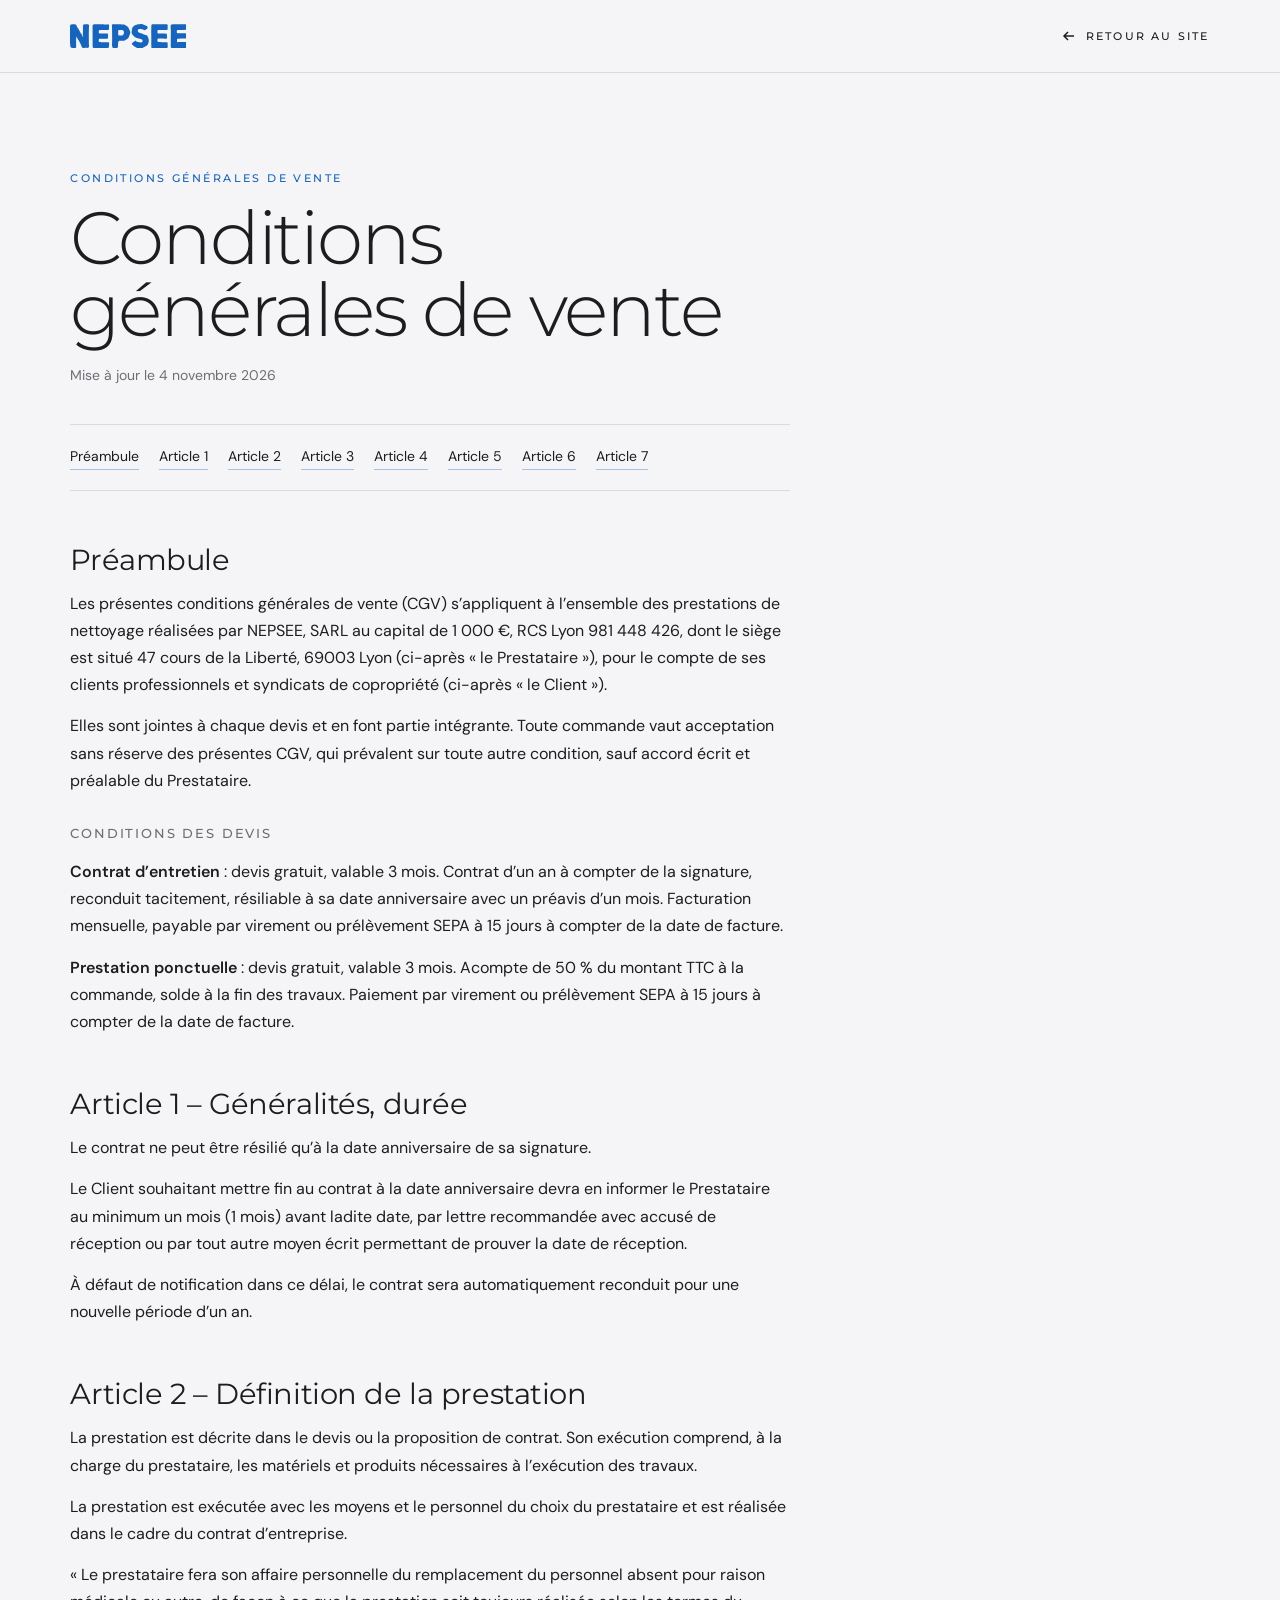
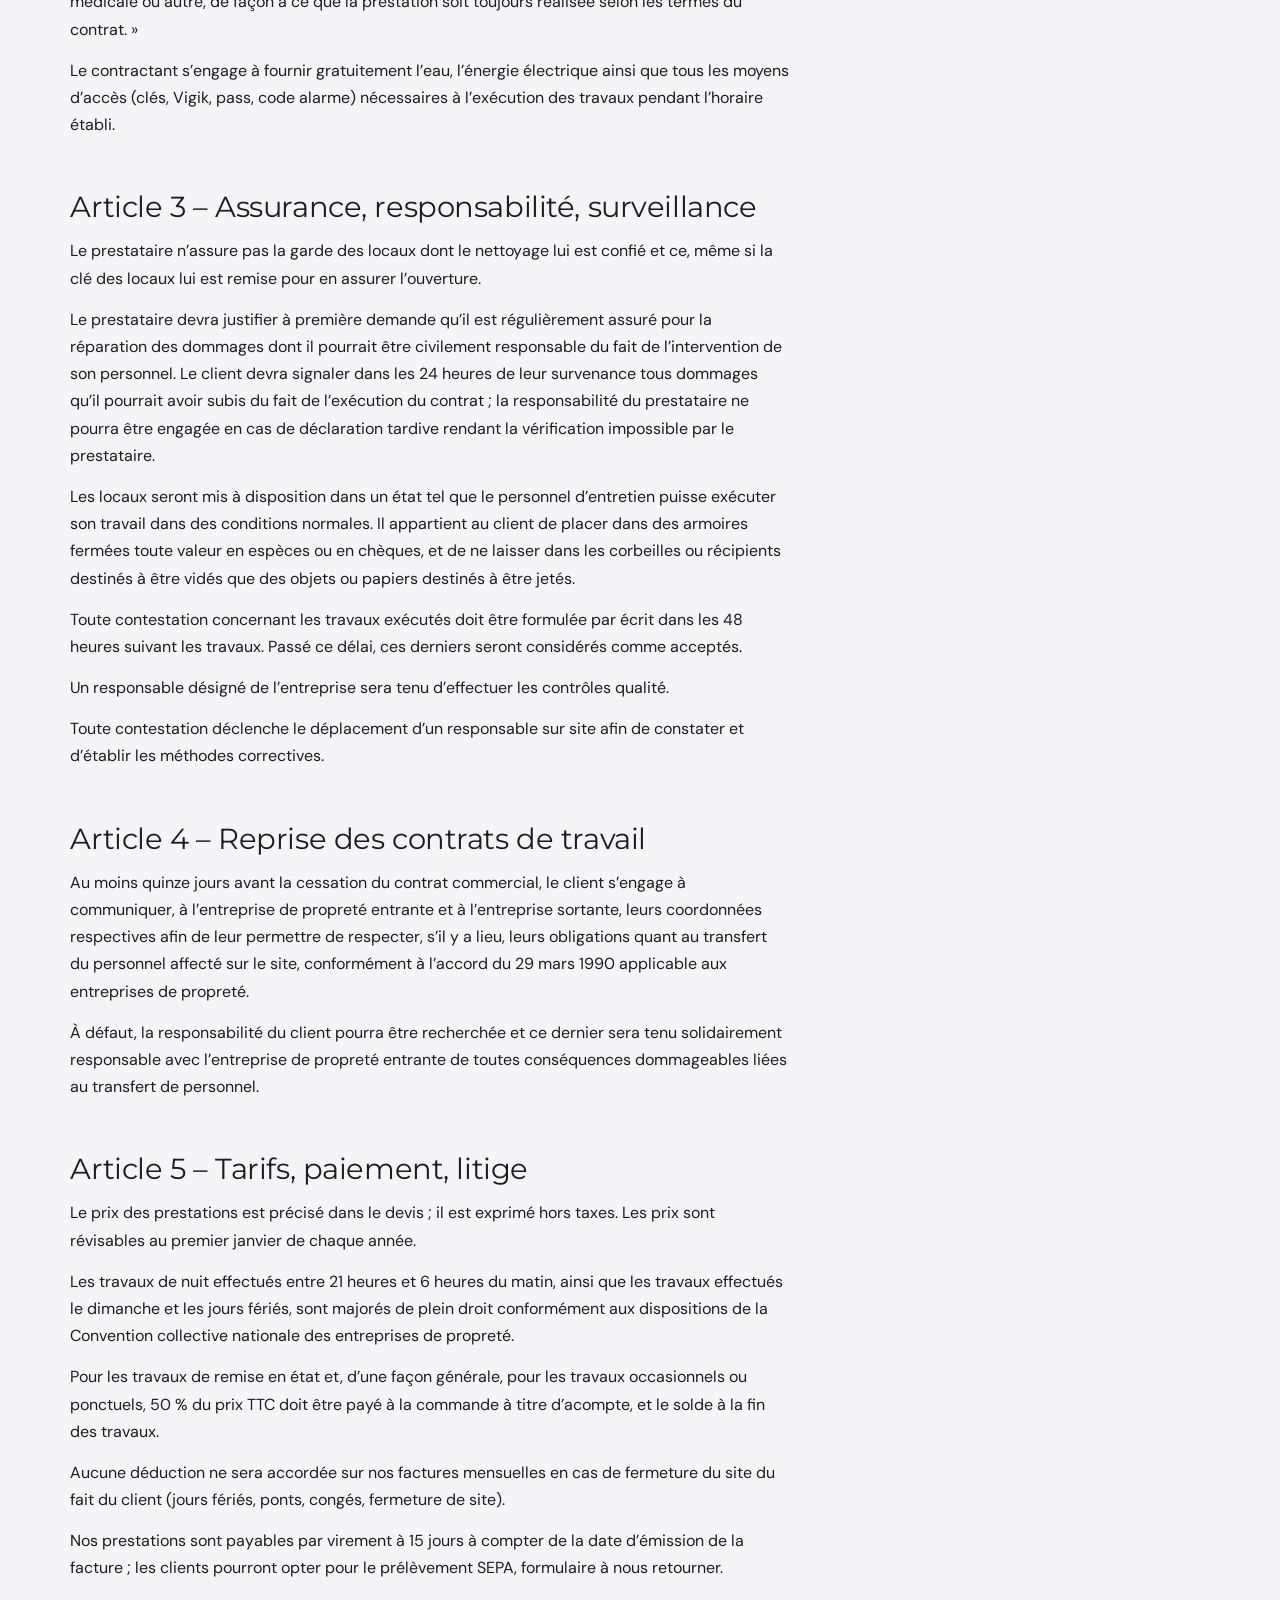
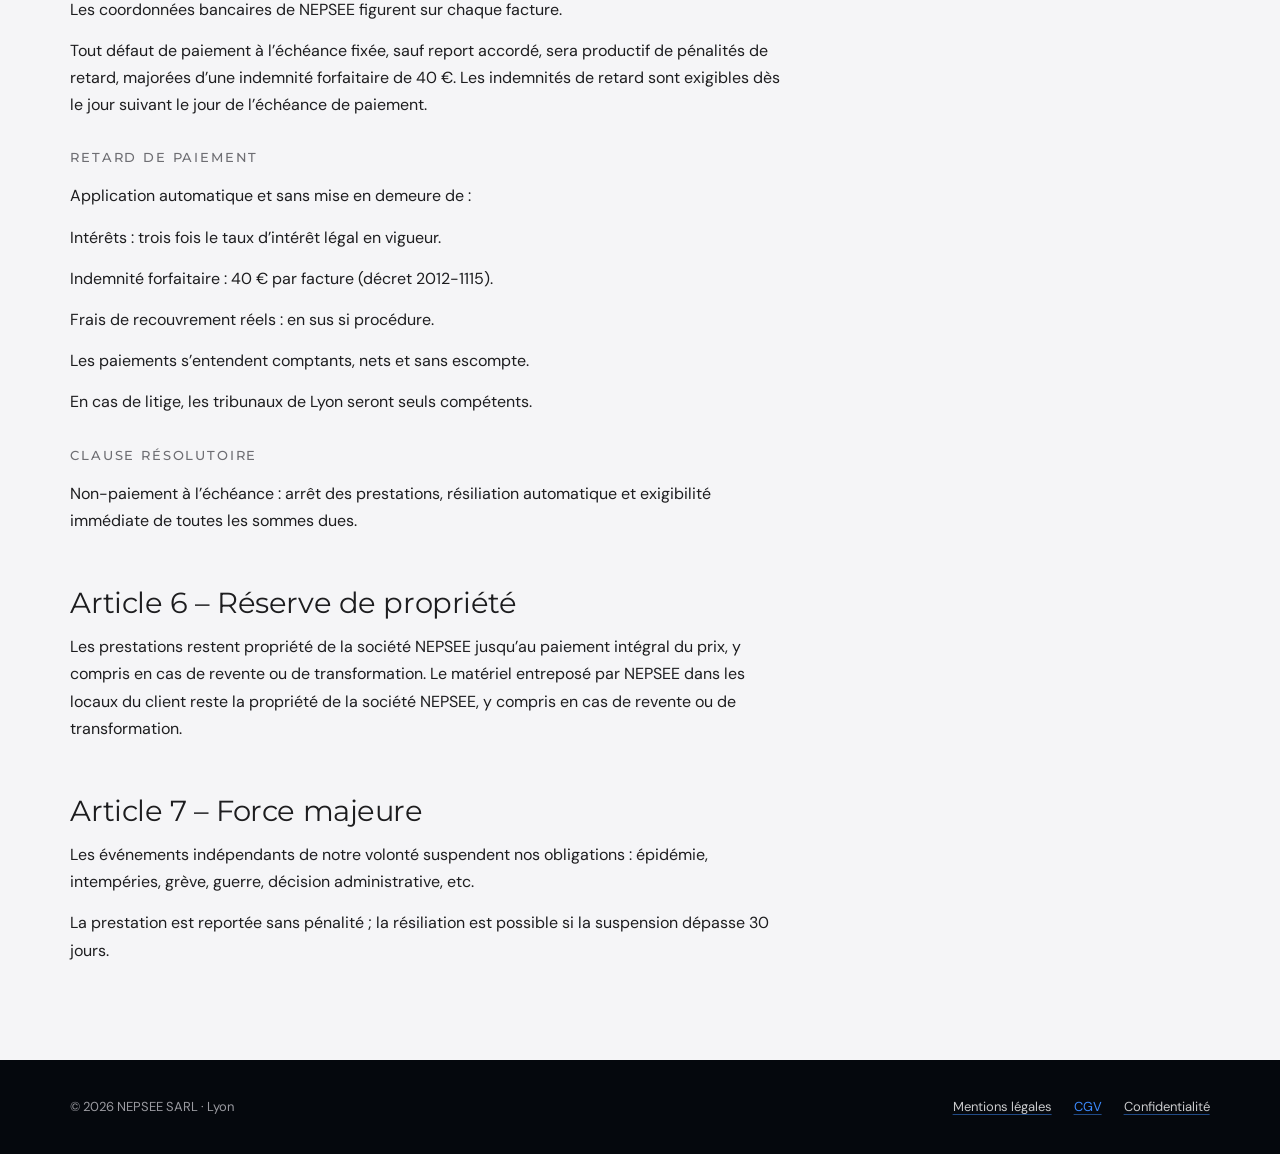
<file: cgv.html>
<!doctype html>
<html lang="fr">
<head>
<meta charset="utf-8">
<meta name="viewport" content="width=device-width,initial-scale=1,viewport-fit=cover">
<title>Conditions générales de vente · NEPSEE</title>
<meta name="description" content="Conditions générales de vente des prestations de nettoyage NEPSEE à Lyon.">
<meta name="robots" content="index,follow">
<meta name="theme-color" content="#f5f5f7">
<link rel="icon" type="image/svg+xml" href="favicon.svg">
<link rel="icon" type="image/png" href="favicon.png">
<link rel="apple-touch-icon" href="apple-touch-icon.png">
<link rel="canonical" href="https://www.nepsee.fr/cgv.html">
<style>
@font-face{font-family:"Gotham";src:local("Gotham Book"),local("Gotham-Book");font-weight:400;font-display:swap}
@font-face{font-family:"Gotham";src:local("Gotham Light"),local("Gotham-Light");font-weight:300;font-display:swap}
@font-face{font-family:"Gotham";src:local("Gotham Medium"),local("Gotham-Medium");font-weight:500;font-display:swap}
@font-face{font-family:"Montserrat";src:url("fonts/montserrat-latin-300-normal.woff2") format("woff2");font-weight:300;font-display:swap}
@font-face{font-family:"Montserrat";src:url("fonts/montserrat-latin-400-normal.woff2") format("woff2");font-weight:400;font-display:swap}
@font-face{font-family:"Montserrat";src:url("fonts/montserrat-latin-500-normal.woff2") format("woff2");font-weight:500;font-display:swap}
@font-face{font-family:"DM Sans";src:url("fonts/dm-sans-latin-400-normal.woff2") format("woff2");font-weight:400;font-display:swap}
@font-face{font-family:"DM Sans";src:url("fonts/dm-sans-latin-500-normal.woff2") format("woff2");font-weight:500;font-display:swap}
@font-face{font-family:"DM Sans";src:url("fonts/dm-sans-latin-600-normal.woff2") format("woff2");font-weight:600;font-display:swap}
:root{--night:#05080d;--ice:#f5f5f7;--ink:#1d1d1f;--blue:#1565c0;--blue-l:#3d8bff;--ash:#6e6e73;--smoke:#9a9aa0;--line:rgba(29,29,31,.12);
--display:"Gotham","Montserrat","Helvetica Neue",Arial,sans-serif;--text:"DM Sans","Helvetica Neue",Arial,sans-serif;
--gl:max(20px,env(safe-area-inset-left,0px));--gr:max(20px,env(safe-area-inset-right,0px));color-scheme:light}
@media (min-width:900px){:root{--gl:max(48px,5.5vw);--gr:max(48px,5.5vw)}}
*{box-sizing:border-box}
html,body{overflow-x:clip}
body{margin:0;background:var(--ice);color:var(--ink);font-family:var(--text);font-size:16px;line-height:1.7;-webkit-font-smoothing:antialiased}
a{color:var(--blue)}
:focus-visible{outline:2px solid var(--blue);outline-offset:3px;border-radius:4px}
.top{position:sticky;top:0;z-index:5;background:rgba(245,245,247,.92);backdrop-filter:blur(10px);-webkit-backdrop-filter:blur(10px);border-bottom:1px solid var(--line);padding:calc(14px + env(safe-area-inset-top,0px)) var(--gr) 14px var(--gl);display:flex;justify-content:space-between;align-items:center;gap:16px}
.top a.logo{color:var(--blue);display:block;width:116px}
.top a.logo svg{display:block;width:100%;height:auto;fill:currentColor}
.top a.back{font-family:var(--display);font-size:11px;font-weight:500;letter-spacing:.2em;text-transform:uppercase;color:var(--ink);text-decoration:none;display:inline-flex;align-items:center;gap:10px;min-height:44px}
.top a.back:hover{color:var(--blue)}
.top a.back svg{width:14px;height:14px}
main{padding:56px var(--gr) 96px var(--gl);max-width:860px}
@media (min-width:900px){main{padding-top:96px;margin-left:calc(var(--gl) * 0)}}
.label{font-family:var(--display);font-size:11px;font-weight:500;letter-spacing:.22em;text-transform:uppercase;color:var(--blue);margin:0}
h1{font-family:var(--display);font-weight:300;font-size:clamp(2.4rem,8vw,4.6rem);line-height:.98;letter-spacing:-.03em;margin:14px 0 0;text-wrap:balance}
.maj{margin:18px 0 0;font-size:14px;color:var(--ash)}
.toc{margin:36px 0 0;padding:20px 0;border-top:1px solid var(--line);border-bottom:1px solid var(--line);display:flex;flex-wrap:wrap;gap:8px 20px}
.toc a{font-size:14px;color:var(--ink);text-decoration:none;border-bottom:1px solid rgba(21,101,192,.35)}
.toc a:hover{color:var(--blue)}
h2{font-family:var(--display);font-weight:400;font-size:clamp(1.35rem,4vw,1.8rem);line-height:1.15;letter-spacing:-.015em;margin:52px 0 0;scroll-margin-top:90px}
h3{font-family:var(--display);font-weight:500;font-size:13px;letter-spacing:.14em;text-transform:uppercase;margin:28px 0 0;color:var(--ash)}
p,ul{margin:14px 0 0;max-width:68ch}
ul{padding-left:20px}
li{margin:6px 0}
dl{margin:18px 0 0;display:grid;grid-template-columns:1fr;gap:2px 24px;max-width:68ch}
dt{font-family:var(--display);font-size:11px;font-weight:500;letter-spacing:.16em;text-transform:uppercase;color:var(--ash);margin-top:14px}
dd{margin:2px 0 0}
@media (min-width:640px){dl{grid-template-columns:220px 1fr}dt,dd{padding:12px 0;border-bottom:1px solid var(--line);margin:0}dt{padding-top:15px}}
.note{margin-top:28px;padding:16px 18px;border-radius:12px;background:#fff;border:1px solid var(--line);font-size:15px}
footer{background:var(--night);color:#f5f5f7;padding:36px var(--gr) calc(36px + env(safe-area-inset-bottom,0px)) var(--gl);display:flex;flex-wrap:wrap;justify-content:space-between;gap:16px;font-size:13px}
footer nav{display:flex;flex-wrap:wrap;gap:8px 22px}
footer a{color:rgba(245,245,247,.82);text-underline-offset:3px;text-decoration-color:rgba(61,139,255,.5)}
footer a:hover,footer a[aria-current]{color:var(--blue-l)}
footer p{margin:0;color:var(--smoke)}
</style>
</head>
<body>
<header class="top">
  <a class="logo" href="/" aria-label="NEPSEE, accueil"><svg viewBox="0 0 488 101" aria-hidden="true"><path d="M8.1 100.3C7.7 99.8 7.3 99.7 5.8 99.5C4.0 99.3 3.8 99.2 3.0 98.3C1.7 97.0 1.5 96.1 1.2 91.1C1.0 86.6 0.6 83.7 0.2 83.0C0.1 82.7 0.0 68.8 0.0 44.8C0.0 7.8 0.0 7.1 0.5 6.0C0.8 5.4 1.0 4.8 1.0 4.6C1.0 3.8 3.1 2.1 4.5 1.8C8.5 0.9 14.3 0.8 17.8 1.4C19.0 1.6 20.8 1.9 21.7 2.0C24.9 2.4 26.3 3.5 27.4 6.4C29.3 11.7 29.2 11.4 33.4 17.8C37.2 23.5 38.1 25.0 39.7 28.1C43.7 35.5 43.8 35.8 46.3 39.6C49.0 43.7 49.6 44.7 50.4 46.7C52.9 53.1 54.1 55.2 54.9 54.5C55.4 54.1 55.3 52.7 54.5 49.8C54.0 48.1 54.0 47.5 54.1 44.6C54.4 39.0 54.7 13.8 54.4 10.1C54.2 5.6 54.4 4.8 56.0 3.2C57.5 1.7 59.4 1.3 66.8 1.0C74.2 0.6 76.6 1.0 78.7 2.9C80.7 4.7 80.8 5.8 79.8 11.1C79.2 14.6 79.0 83.5 79.6 86.8C80.0 88.5 80.0 89.8 79.9 92.2C79.8 96.0 79.4 97.1 77.5 99.4L76.1 101.0L74.2 100.9C73.2 100.9 71.5 100.6 70.5 100.4C67.6 99.7 64.6 99.7 64.0 100.4C63.3 101.3 55.5 101.3 54.8 100.5C54.6 100.2 53.8 99.8 53.0 99.5C50.3 98.5 49.2 97.1 48.3 93.7C48.0 92.6 47.4 91.0 47.0 90.0C46.5 89.1 45.9 87.5 45.5 86.3C45.1 85.2 44.1 83.2 43.3 81.8C42.5 80.5 40.8 77.3 39.6 74.7C38.3 72.2 36.4 68.8 35.4 67.3C34.3 65.7 32.8 63.2 31.9 61.6C28.7 56.0 27.2 53.8 26.6 53.8C26.0 53.8 26.0 54.2 26.3 56.5C26.5 58.5 26.5 58.8 25.9 61.6C25.2 64.6 25.2 64.6 25.5 69.6C25.6 72.4 25.8 79.6 25.8 85.8L25.9 96.9L25.1 98.6C24.6 99.5 24.3 100.5 24.2 100.7C24.2 100.9 22.9 101.0 16.4 101.0L8.6 101.0L8.1 100.3ZM96.8 99.0C94.9 95.3 95.0 99.6 95.0 50.1L94.9 5.8L95.5 4.6C96.2 3.2 97.5 2.1 99.1 1.6C100.9 1.1 116.9 1.0 124.6 1.5C132.1 2.0 156.1 2.0 158.6 1.6C160.9 1.2 161.9 1.4 163.1 2.7C164.4 4.1 164.6 5.5 164.3 8.7C164.1 10.2 164.0 13.6 164.0 16.4C164.0 22.2 163.8 23.0 161.8 24.2L160.7 24.8L143.2 24.8C123.9 24.9 124.5 24.8 122.8 26.4C121.4 27.6 121.0 28.6 120.8 31.3C120.5 36.2 121.1 38.1 123.5 39.3L124.6 39.9L141.0 39.9L157.4 39.9L158.2 40.5C160.0 41.8 160.1 42.4 159.9 48.4C159.7 51.3 159.7 54.9 159.7 56.4C159.8 59.6 159.6 60.3 158.1 61.4L157.2 62.1L140.2 62.1L123.3 62.1L122.4 62.8C121.9 63.2 121.3 64.0 121.1 64.4C120.6 65.5 120.6 70.7 121.0 72.3C121.4 73.6 122.8 75.4 123.9 75.9C125.1 76.4 136.2 76.7 150.3 76.7L161.9 76.8L162.8 77.3C163.2 77.6 163.9 78.4 164.2 79.1C164.8 80.3 164.8 80.3 164.5 83.0C164.3 84.4 164.2 87.8 164.1 90.5C164.1 95.8 163.8 97.1 162.4 99.3C162.0 99.8 161.8 100.4 161.8 100.6C161.8 101.2 158.3 101.2 157.3 100.6C156.6 100.2 156.4 100.2 155.5 100.5C154.0 101.0 142.6 101.2 141.8 100.7C141.5 100.5 141.2 100.5 140.8 100.7C140.4 100.9 134.0 101.0 119.1 101.0L97.8 101.0L96.8 99.0ZM180.2 100.7C180.2 100.5 179.8 99.8 179.3 99.0C178.0 97.2 177.9 96.8 177.1 91.7L176.4 87.4L176.9 83.1C177.6 76.1 177.3 15.4 176.5 11.4C175.5 6.0 176.3 2.6 178.8 1.2C179.4 0.9 206.8 0.9 212.1 1.2C225.6 2.1 227.9 2.3 229.4 2.7C231.4 3.3 241.5 10.0 243.4 11.9C244.1 12.6 245.0 13.9 245.5 14.8C245.9 15.7 247.4 18.9 248.9 21.9C255.0 34.3 255.0 35.3 250.4 46.9C249.6 48.8 248.4 52.0 247.7 54.1C245.8 59.9 245.8 59.9 240.2 63.4C239.8 63.7 237.6 65.1 235.4 66.6C233.2 68.0 230.9 69.4 230.4 69.6C229.1 70.2 225.4 70.4 216.2 70.6C211.9 70.7 207.9 70.9 207.4 71.0C205.7 71.5 204.2 73.2 203.6 75.5C202.3 79.7 201.5 88.9 202.0 93.1C202.4 96.9 201.7 98.4 198.8 100.2L197.6 101.0L188.9 101.0C182.2 101.0 180.2 100.9 180.2 100.7ZM282.3 100.6C282.1 100.4 281.2 100.0 280.2 99.6C279.2 99.2 277.8 98.5 277.0 98.1C274.6 96.5 266.3 90.4 262.4 87.2C259.8 85.1 259.4 83.3 261.0 81.3C261.6 80.6 262.1 80.0 262.2 80.0C262.4 80.0 263.9 78.6 265.7 76.9C268.5 74.2 269.2 73.7 271.9 72.3C275.9 70.1 276.3 70.1 278.6 72.1C280.4 73.6 281.6 74.3 283.6 75.0C284.3 75.3 285.7 75.8 286.6 76.1C289.3 77.1 292.7 77.7 296.7 77.9L300.2 78.1L301.5 77.3C303.8 75.8 306.2 72.4 305.9 71.0C305.6 70.0 303.6 66.5 302.6 65.4C301.3 64.1 300.4 63.7 296.4 62.6C294.4 62.1 292.0 61.4 291.0 61.1C290.0 60.8 287.3 60.0 285.0 59.5C279.4 58.2 277.2 57.3 273.9 55.3C266.7 50.8 263.8 47.8 261.3 42.5C259.0 37.6 258.7 35.9 259.4 32.4C259.6 31.4 259.9 29.5 260.1 28.1C261.9 15.9 261.7 16.6 266.4 11.0C269.5 7.3 270.2 6.8 274.2 5.3C275.5 4.9 277.4 4.0 278.4 3.5C281.2 1.9 283.5 1.5 293.6 0.9C295.0 0.8 296.6 0.5 297.1 0.4C298.6 -0.2 301.2 -0.1 302.4 0.5C302.9 0.8 303.5 1.0 303.8 1.0C304.0 1.0 305.9 1.6 308.0 2.3C319.6 6.4 324.9 9.3 326.2 12.4C327.9 16.5 326.5 19.7 322.0 22.2C321.0 22.7 319.3 23.7 318.4 24.4C315.1 26.6 312.9 26.6 308.8 24.5C305.1 22.6 301.7 21.4 298.5 21.0C295.9 20.7 291.5 20.7 290.0 21.0C287.6 21.7 285.0 25.5 285.0 28.5C285.0 29.9 285.6 31.2 287.2 33.2C289.3 35.8 289.9 36.1 294.8 37.4C299.7 38.6 299.9 38.7 312.8 43.9C315.6 45.0 318.6 46.2 319.5 46.6C324.9 48.9 326.1 49.9 327.6 54.2C328.0 55.4 328.6 57.0 329.1 57.9C331.7 63.1 332.3 71.9 330.5 78.0C329.8 80.2 328.1 84.8 327.3 86.6C326.2 89.0 324.0 90.7 318.9 93.2C307.8 98.7 306.2 99.5 305.9 100.5C305.7 101.0 305.3 101.0 294.1 101.0C284.4 101.0 282.5 100.9 282.3 100.6ZM342.6 98.8C342.1 96.9 342.0 96.4 342.2 94.3C342.4 92.6 342.3 91.4 342.1 90.2C341.9 88.8 341.9 85.9 342.0 78.5C342.1 73.1 342.1 62.4 342.0 54.9C341.8 34.8 342.1 6.4 342.5 5.2C343.0 3.8 344.8 1.9 346.1 1.4C347.1 1.0 348.7 0.9 372.2 1.0C386.1 1.0 398.5 1.1 399.9 1.3C401.2 1.4 403.6 1.5 405.1 1.5C408.2 1.5 409.1 1.8 410.2 3.1L410.9 4.1L410.9 13.1L410.9 22.1L410.3 23.0C408.8 24.9 410.2 24.8 389.3 24.9C368.3 25.0 369.7 24.9 368.6 27.0C367.8 28.2 367.7 36.1 368.4 38.0C369.3 40.5 370.4 41.0 373.5 40.2C376.9 39.3 395.0 39.3 398.4 40.2C400.3 40.7 400.9 40.8 402.8 40.6L405.0 40.5L406.0 41.4C407.5 42.8 407.7 43.8 408.0 51.4C408.2 55.1 408.2 58.4 408.1 58.9C408.0 59.8 406.4 61.4 405.4 61.6C404.7 61.8 375.0 61.6 373.2 61.4C370.4 61.0 368.4 62.7 367.6 66.2C366.9 69.4 368.0 73.2 370.1 74.9C372.2 76.5 372.7 76.5 390.9 76.5C409.5 76.5 408.9 76.4 410.1 78.2L410.8 79.2L410.9 88.1C411.1 96.8 411.0 97.1 410.5 99.0L409.9 101.0L376.5 101.0L343.1 101.0L342.6 98.8ZM426.5 100.8C426.5 100.6 425.9 99.9 425.3 99.1C423.8 97.5 423.8 97.4 423.9 91.8C424.0 89.3 424.1 76.7 424.1 63.6C424.2 50.6 424.3 38.3 424.4 36.4C424.5 33.1 424.5 30.6 423.7 17.9C423.2 9.1 423.3 6.3 424.0 4.9C424.7 3.4 426.1 2.4 427.9 2.0C429.7 1.6 448.4 1.3 469.6 1.3L488.0 1.2L488.0 13.0L488.0 24.7L477.7 24.8C472.0 24.9 464.3 25.0 460.5 25.0C453.8 25.0 453.6 25.0 452.4 25.6C449.9 26.8 449.2 28.4 449.3 32.8C449.3 36.9 449.9 38.3 452.1 39.1C452.4 39.2 460.6 39.3 470.3 39.3L488.0 39.2L488.0 50.2L488.0 61.2L481.1 61.3C451.5 62.0 452.4 61.9 450.9 64.0L450.1 65.0L450.1 69.8C450.1 74.4 450.2 74.7 450.7 75.4C451.6 76.6 452.4 76.9 454.3 76.4C455.7 76.1 458.1 76.0 472.0 76.0L488.0 76.0L488.0 88.5L488.0 101.0L457.2 101.0C438.2 101.0 426.5 100.9 426.5 100.8ZM220.8 48.2C222.1 47.8 223.7 46.1 224.4 44.4C224.7 43.7 225.4 42.2 225.9 41.0C227.5 37.2 227.7 35.7 227.2 33.2C226.2 29.4 224.0 27.2 219.2 25.5C217.7 24.9 217.3 24.9 211.8 24.9L206.0 24.9L205.0 25.6C203.0 27.1 202.9 27.4 202.8 35.8C202.7 45.7 202.9 46.9 205.5 48.2C206.6 48.8 206.8 48.8 213.2 48.6C217.1 48.5 220.3 48.4 220.8 48.2Z"/></svg></a>
  <a class="back" href="/"><svg viewBox="0 0 14 14" fill="none" stroke="currentColor" stroke-width="1.5" aria-hidden="true"><path d="M12 7H2M6 3L2 7l4 4"/></svg>Retour au site</a>
</header>
<main>
  <p class="label">Conditions générales de vente</p>
  <h1>Conditions générales de vente</h1>
  <p class="maj">Mise à jour le 4 novembre 2026</p>
  <nav class="toc" aria-label="Sommaire"><a href="#preambule">Préambule</a><a href="#article-1-gnralits-dure">Article 1</a><a href="#article-2-dfinition-de-la-prestation">Article 2</a><a href="#article-3-assurance-responsabilit-surveillance">Article 3</a><a href="#article-4-reprise-des-contrats-de-travail">Article 4</a><a href="#article-5-tarifs-paiement-litige">Article 5</a><a href="#article-6-rserve-de-proprit">Article 6</a><a href="#article-7-force-majeure">Article 7</a></nav>
  
<h2 id="preambule">Préambule</h2>
<p>Les présentes conditions générales de vente (CGV) s’appliquent à l’ensemble des prestations de nettoyage réalisées par NEPSEE, SARL au capital de 1&nbsp;000&nbsp;€, RCS Lyon 981 448 426, dont le siège est situé 47 cours de la Liberté, 69003 Lyon (ci-après « le Prestataire »), pour le compte de ses clients professionnels et syndicats de copropriété (ci-après « le Client »).</p>
<p>Elles sont jointes à chaque devis et en font partie intégrante. Toute commande vaut acceptation sans réserve des présentes CGV, qui prévalent sur toute autre condition, sauf accord écrit et préalable du Prestataire.</p>
<h3>Conditions des devis</h3>
<p><strong>Contrat d’entretien</strong> : devis gratuit, valable 3 mois. Contrat d’un an à compter de la signature, reconduit tacitement, résiliable à sa date anniversaire avec un préavis d’un mois. Facturation mensuelle, payable par virement ou prélèvement SEPA à 15 jours à compter de la date de facture.</p>
<p><strong>Prestation ponctuelle</strong> : devis gratuit, valable 3 mois. Acompte de 50 % du montant TTC à la commande, solde à la fin des travaux. Paiement par virement ou prélèvement SEPA à 15 jours à compter de la date de facture.</p>
<h2 id="article-1-gnralits-dure">Article 1 – Généralités, durée</h2><p>Le contrat ne peut être résilié qu’à la date anniversaire de sa signature.</p><p>Le Client souhaitant mettre fin au contrat à la date anniversaire devra en informer le Prestataire au minimum un mois (1 mois) avant ladite date, par lettre recommandée avec accusé de réception ou par tout autre moyen écrit permettant de prouver la date de réception.</p><p>À défaut de notification dans ce délai, le contrat sera automatiquement reconduit pour une nouvelle période d’un an.</p><h2 id="article-2-dfinition-de-la-prestation">Article 2 – Définition de la prestation</h2><p>La prestation est décrite dans le devis ou la proposition de contrat. Son exécution comprend, à la charge du prestataire, les matériels et produits nécessaires à l’exécution des travaux.</p><p>La prestation est exécutée avec les moyens et le personnel du choix du prestataire et est réalisée dans le cadre du contrat d’entreprise.</p><p>« Le prestataire fera son affaire personnelle du remplacement du personnel absent pour raison médicale ou autre, de façon à ce que la prestation soit toujours réalisée selon les termes du contrat. »</p><p>Le contractant s’engage à fournir gratuitement l’eau, l’énergie électrique ainsi que tous les moyens d’accès (clés, Vigik, pass, code alarme) nécessaires à l’exécution des travaux pendant l’horaire établi.</p><h2 id="article-3-assurance-responsabilit-surveillance">Article 3 – Assurance, responsabilité, surveillance</h2><p>Le prestataire n’assure pas la garde des locaux dont le nettoyage lui est confié et ce, même si la clé des locaux lui est remise pour en assurer l’ouverture.</p><p>Le prestataire devra justifier à première demande qu’il est régulièrement assuré pour la réparation des dommages dont il pourrait être civilement responsable du fait de l’intervention de son personnel. Le client devra signaler dans les 24 heures de leur survenance tous dommages qu’il pourrait avoir subis du fait de l’exécution du contrat ; la responsabilité du prestataire ne pourra être engagée en cas de déclaration tardive rendant la vérification impossible par le prestataire.</p><p>Les locaux seront mis à disposition dans un état tel que le personnel d’entretien puisse exécuter son travail dans des conditions normales. Il appartient au client de placer dans des armoires fermées toute valeur en espèces ou en chèques, et de ne laisser dans les corbeilles ou récipients destinés à être vidés que des objets ou papiers destinés à être jetés.</p><p>Toute contestation concernant les travaux exécutés doit être formulée par écrit dans les 48 heures suivant les travaux. Passé ce délai, ces derniers seront considérés comme acceptés.</p><p>Un responsable désigné de l’entreprise sera tenu d’effectuer les contrôles qualité.</p><p>Toute contestation déclenche le déplacement d’un responsable sur site afin de constater et d’établir les méthodes correctives.</p><h2 id="article-4-reprise-des-contrats-de-travail">Article 4 – Reprise des contrats de travail</h2><p>Au moins quinze jours avant la cessation du contrat commercial, le client s’engage à communiquer, à l’entreprise de propreté entrante et à l’entreprise sortante, leurs coordonnées respectives afin de leur permettre de respecter, s’il y a lieu, leurs obligations quant au transfert du personnel affecté sur le site, conformément à l’accord du 29 mars 1990 applicable aux entreprises de propreté.</p><p>À défaut, la responsabilité du client pourra être recherchée et ce dernier sera tenu solidairement responsable avec l’entreprise de propreté entrante de toutes conséquences dommageables liées au transfert de personnel.</p><h2 id="article-5-tarifs-paiement-litige">Article 5 – Tarifs, paiement, litige</h2><p>Le prix des prestations est précisé dans le devis ; il est exprimé hors taxes. Les prix sont révisables au premier janvier de chaque année.</p><p>Les travaux de nuit effectués entre 21 heures et 6 heures du matin, ainsi que les travaux effectués le dimanche et les jours fériés, sont majorés de plein droit conformément aux dispositions de la Convention collective nationale des entreprises de propreté.</p><p>Pour les travaux de remise en état et, d’une façon générale, pour les travaux occasionnels ou ponctuels, 50 % du prix TTC doit être payé à la commande à titre d’acompte, et le solde à la fin des travaux.</p><p>Aucune déduction ne sera accordée sur nos factures mensuelles en cas de fermeture du site du fait du client (jours fériés, ponts, congés, fermeture de site).</p><p>Nos prestations sont payables par virement à 15 jours à compter de la date d’émission de la facture ; les clients pourront opter pour le prélèvement SEPA, formulaire à nous retourner.</p><p>Les coordonnées bancaires de NEPSEE figurent sur chaque facture.</p><p>Tout défaut de paiement à l’échéance fixée, sauf report accordé, sera productif de pénalités de retard, majorées d’une indemnité forfaitaire de 40 €. Les indemnités de retard sont exigibles dès le jour suivant le jour de l’échéance de paiement.</p><h3 id="retard-de-paiement">Retard de paiement</h3><p>Application automatique et sans mise en demeure de :</p><p>Intérêts : trois fois le taux d’intérêt légal en vigueur.</p><p>Indemnité forfaitaire : 40 € par facture (décret 2012-1115).</p><p>Frais de recouvrement réels : en sus si procédure.</p><p>Les paiements s’entendent comptants, nets et sans escompte.</p><p>En cas de litige, les tribunaux de Lyon seront seuls compétents.</p><h3 id="clause-rsolutoire">Clause résolutoire</h3><p>Non-paiement à l’échéance : arrêt des prestations, résiliation automatique et exigibilité immédiate de toutes les sommes dues.</p><h2 id="article-6-rserve-de-proprit">Article 6 – Réserve de propriété</h2><p>Les prestations restent propriété de la société NEPSEE jusqu’au paiement intégral du prix, y compris en cas de revente ou de transformation. Le matériel entreposé par NEPSEE dans les locaux du client reste la propriété de la société NEPSEE, y compris en cas de revente ou de transformation.</p><h2 id="article-7-force-majeure">Article 7 – Force majeure</h2><p>Les événements indépendants de notre volonté suspendent nos obligations : épidémie, intempéries, grève, guerre, décision administrative, etc.</p><p>La prestation est reportée sans pénalité ; la résiliation est possible si la suspension dépasse 30 jours.</p>

</main>
<footer>
  <p>© 2026 NEPSEE SARL · Lyon</p>
  <nav aria-label="Informations légales"><a href="mentions-legales.html">Mentions légales</a><a href="cgv.html" aria-current="page">CGV</a><a href="confidentialite.html">Confidentialité</a></nav>
</footer>
</body>
</html>
</file>
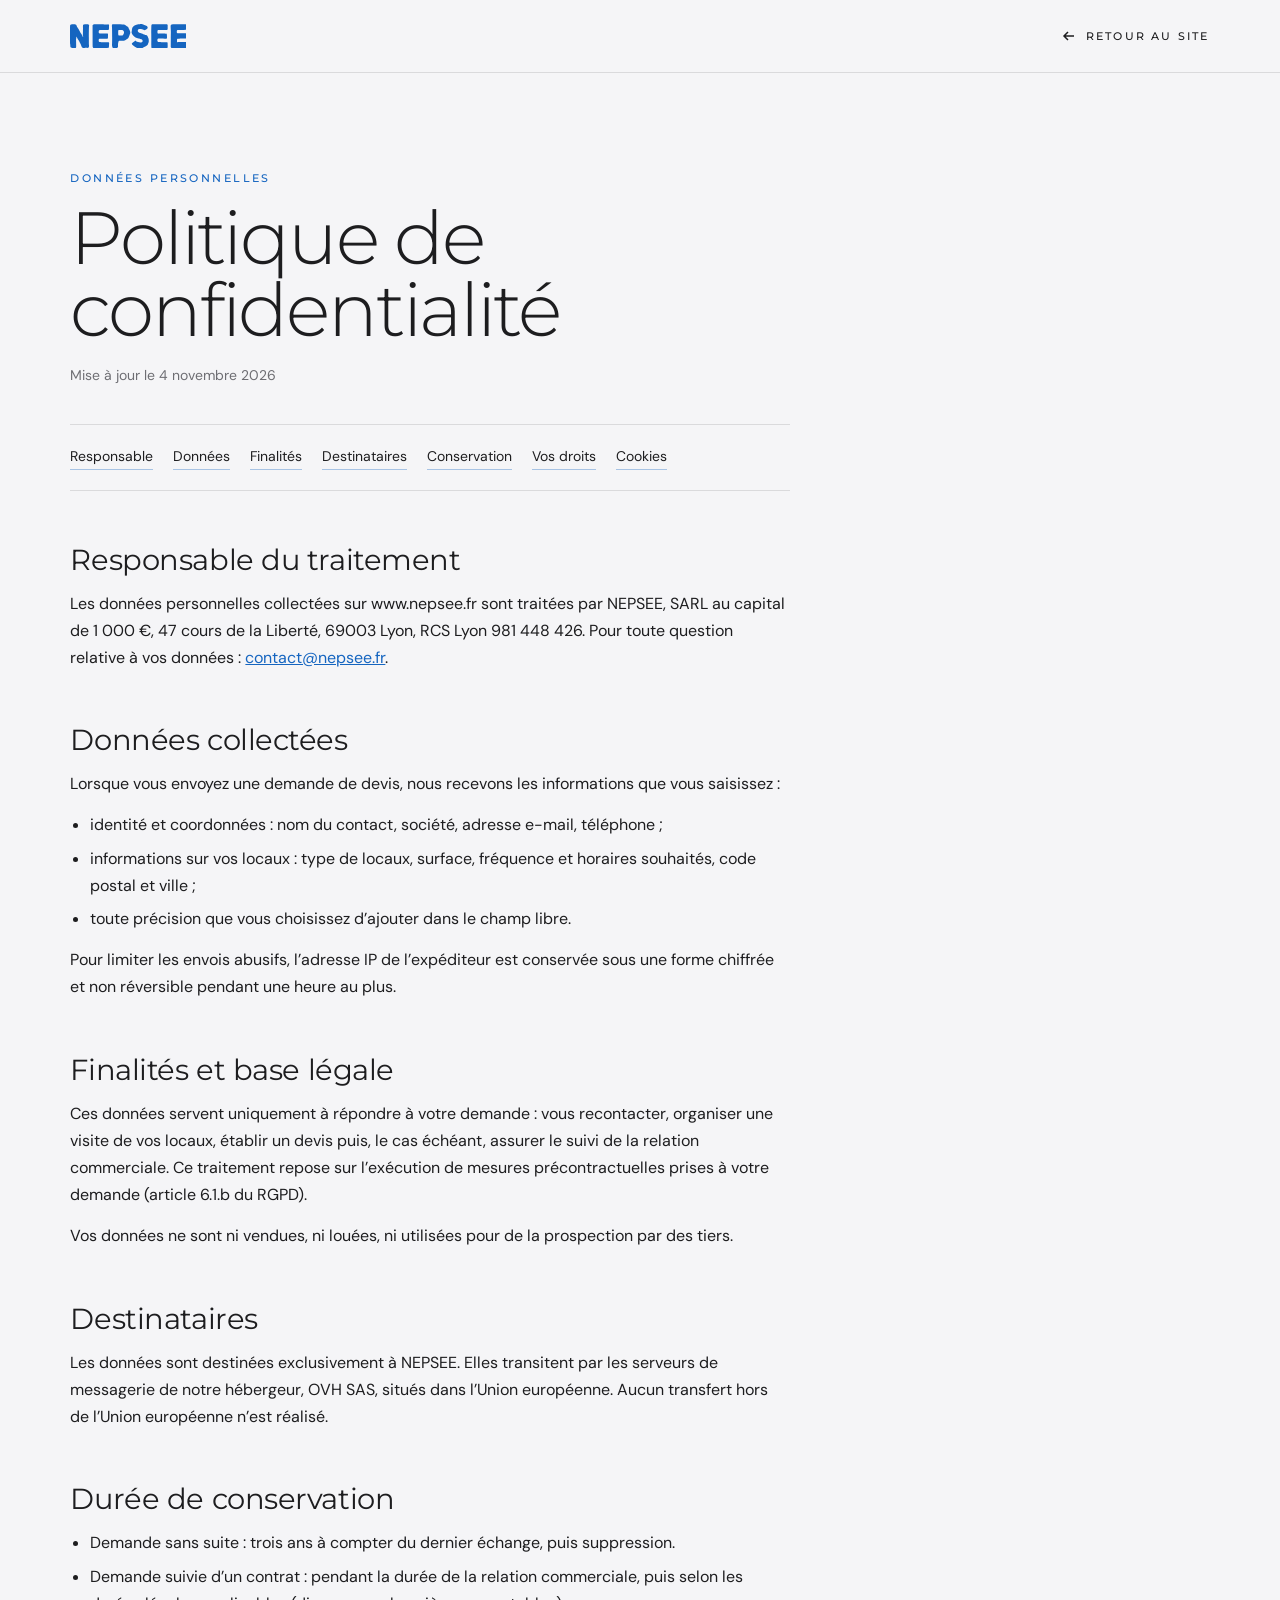
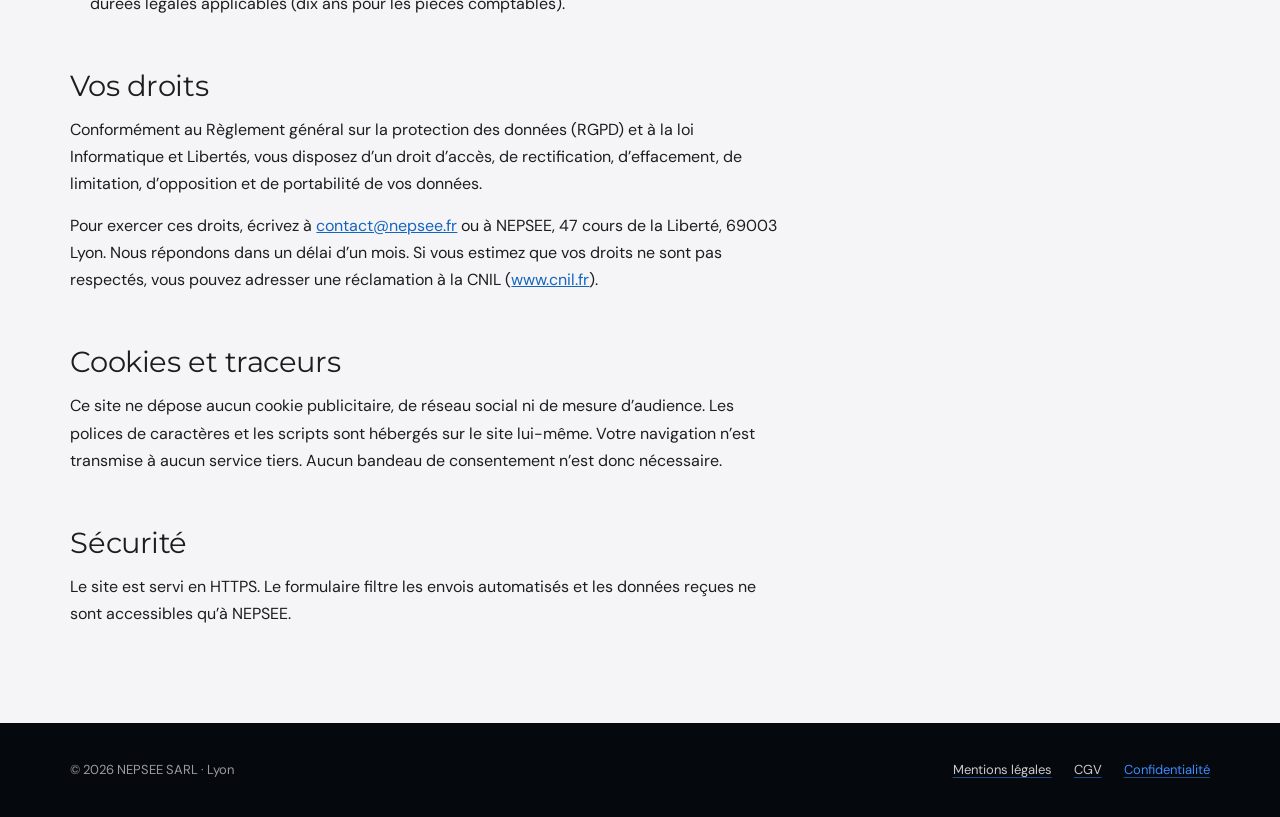
<file: confidentialite.html>
<!doctype html>
<html lang="fr">
<head>
<meta charset="utf-8">
<meta name="viewport" content="width=device-width,initial-scale=1,viewport-fit=cover">
<title>Politique de confidentialité · NEPSEE</title>
<meta name="description" content="Comment NEPSEE traite les données transmises par le formulaire de demande de devis.">
<meta name="robots" content="index,follow">
<meta name="theme-color" content="#f5f5f7">
<link rel="icon" type="image/svg+xml" href="favicon.svg">
<link rel="icon" type="image/png" href="favicon.png">
<link rel="apple-touch-icon" href="apple-touch-icon.png">
<link rel="canonical" href="https://www.nepsee.fr/confidentialite.html">
<style>
@font-face{font-family:"Gotham";src:local("Gotham Book"),local("Gotham-Book");font-weight:400;font-display:swap}
@font-face{font-family:"Gotham";src:local("Gotham Light"),local("Gotham-Light");font-weight:300;font-display:swap}
@font-face{font-family:"Gotham";src:local("Gotham Medium"),local("Gotham-Medium");font-weight:500;font-display:swap}
@font-face{font-family:"Montserrat";src:url("fonts/montserrat-latin-300-normal.woff2") format("woff2");font-weight:300;font-display:swap}
@font-face{font-family:"Montserrat";src:url("fonts/montserrat-latin-400-normal.woff2") format("woff2");font-weight:400;font-display:swap}
@font-face{font-family:"Montserrat";src:url("fonts/montserrat-latin-500-normal.woff2") format("woff2");font-weight:500;font-display:swap}
@font-face{font-family:"DM Sans";src:url("fonts/dm-sans-latin-400-normal.woff2") format("woff2");font-weight:400;font-display:swap}
@font-face{font-family:"DM Sans";src:url("fonts/dm-sans-latin-500-normal.woff2") format("woff2");font-weight:500;font-display:swap}
@font-face{font-family:"DM Sans";src:url("fonts/dm-sans-latin-600-normal.woff2") format("woff2");font-weight:600;font-display:swap}
:root{--night:#05080d;--ice:#f5f5f7;--ink:#1d1d1f;--blue:#1565c0;--blue-l:#3d8bff;--ash:#6e6e73;--smoke:#9a9aa0;--line:rgba(29,29,31,.12);
--display:"Gotham","Montserrat","Helvetica Neue",Arial,sans-serif;--text:"DM Sans","Helvetica Neue",Arial,sans-serif;
--gl:max(20px,env(safe-area-inset-left,0px));--gr:max(20px,env(safe-area-inset-right,0px));color-scheme:light}
@media (min-width:900px){:root{--gl:max(48px,5.5vw);--gr:max(48px,5.5vw)}}
*{box-sizing:border-box}
html,body{overflow-x:clip}
body{margin:0;background:var(--ice);color:var(--ink);font-family:var(--text);font-size:16px;line-height:1.7;-webkit-font-smoothing:antialiased}
a{color:var(--blue)}
:focus-visible{outline:2px solid var(--blue);outline-offset:3px;border-radius:4px}
.top{position:sticky;top:0;z-index:5;background:rgba(245,245,247,.92);backdrop-filter:blur(10px);-webkit-backdrop-filter:blur(10px);border-bottom:1px solid var(--line);padding:calc(14px + env(safe-area-inset-top,0px)) var(--gr) 14px var(--gl);display:flex;justify-content:space-between;align-items:center;gap:16px}
.top a.logo{color:var(--blue);display:block;width:116px}
.top a.logo svg{display:block;width:100%;height:auto;fill:currentColor}
.top a.back{font-family:var(--display);font-size:11px;font-weight:500;letter-spacing:.2em;text-transform:uppercase;color:var(--ink);text-decoration:none;display:inline-flex;align-items:center;gap:10px;min-height:44px}
.top a.back:hover{color:var(--blue)}
.top a.back svg{width:14px;height:14px}
main{padding:56px var(--gr) 96px var(--gl);max-width:860px}
@media (min-width:900px){main{padding-top:96px;margin-left:calc(var(--gl) * 0)}}
.label{font-family:var(--display);font-size:11px;font-weight:500;letter-spacing:.22em;text-transform:uppercase;color:var(--blue);margin:0}
h1{font-family:var(--display);font-weight:300;font-size:clamp(2.4rem,8vw,4.6rem);line-height:.98;letter-spacing:-.03em;margin:14px 0 0;text-wrap:balance}
.maj{margin:18px 0 0;font-size:14px;color:var(--ash)}
.toc{margin:36px 0 0;padding:20px 0;border-top:1px solid var(--line);border-bottom:1px solid var(--line);display:flex;flex-wrap:wrap;gap:8px 20px}
.toc a{font-size:14px;color:var(--ink);text-decoration:none;border-bottom:1px solid rgba(21,101,192,.35)}
.toc a:hover{color:var(--blue)}
h2{font-family:var(--display);font-weight:400;font-size:clamp(1.35rem,4vw,1.8rem);line-height:1.15;letter-spacing:-.015em;margin:52px 0 0;scroll-margin-top:90px}
h3{font-family:var(--display);font-weight:500;font-size:13px;letter-spacing:.14em;text-transform:uppercase;margin:28px 0 0;color:var(--ash)}
p,ul{margin:14px 0 0;max-width:68ch}
ul{padding-left:20px}
li{margin:6px 0}
dl{margin:18px 0 0;display:grid;grid-template-columns:1fr;gap:2px 24px;max-width:68ch}
dt{font-family:var(--display);font-size:11px;font-weight:500;letter-spacing:.16em;text-transform:uppercase;color:var(--ash);margin-top:14px}
dd{margin:2px 0 0}
@media (min-width:640px){dl{grid-template-columns:220px 1fr}dt,dd{padding:12px 0;border-bottom:1px solid var(--line);margin:0}dt{padding-top:15px}}
.note{margin-top:28px;padding:16px 18px;border-radius:12px;background:#fff;border:1px solid var(--line);font-size:15px}
footer{background:var(--night);color:#f5f5f7;padding:36px var(--gr) calc(36px + env(safe-area-inset-bottom,0px)) var(--gl);display:flex;flex-wrap:wrap;justify-content:space-between;gap:16px;font-size:13px}
footer nav{display:flex;flex-wrap:wrap;gap:8px 22px}
footer a{color:rgba(245,245,247,.82);text-underline-offset:3px;text-decoration-color:rgba(61,139,255,.5)}
footer a:hover,footer a[aria-current]{color:var(--blue-l)}
footer p{margin:0;color:var(--smoke)}
</style>
</head>
<body>
<header class="top">
  <a class="logo" href="/" aria-label="NEPSEE, accueil"><svg viewBox="0 0 488 101" aria-hidden="true"><path d="M8.1 100.3C7.7 99.8 7.3 99.7 5.8 99.5C4.0 99.3 3.8 99.2 3.0 98.3C1.7 97.0 1.5 96.1 1.2 91.1C1.0 86.6 0.6 83.7 0.2 83.0C0.1 82.7 0.0 68.8 0.0 44.8C0.0 7.8 0.0 7.1 0.5 6.0C0.8 5.4 1.0 4.8 1.0 4.6C1.0 3.8 3.1 2.1 4.5 1.8C8.5 0.9 14.3 0.8 17.8 1.4C19.0 1.6 20.8 1.9 21.7 2.0C24.9 2.4 26.3 3.5 27.4 6.4C29.3 11.7 29.2 11.4 33.4 17.8C37.2 23.5 38.1 25.0 39.7 28.1C43.7 35.5 43.8 35.8 46.3 39.6C49.0 43.7 49.6 44.7 50.4 46.7C52.9 53.1 54.1 55.2 54.9 54.5C55.4 54.1 55.3 52.7 54.5 49.8C54.0 48.1 54.0 47.5 54.1 44.6C54.4 39.0 54.7 13.8 54.4 10.1C54.2 5.6 54.4 4.8 56.0 3.2C57.5 1.7 59.4 1.3 66.8 1.0C74.2 0.6 76.6 1.0 78.7 2.9C80.7 4.7 80.8 5.8 79.8 11.1C79.2 14.6 79.0 83.5 79.6 86.8C80.0 88.5 80.0 89.8 79.9 92.2C79.8 96.0 79.4 97.1 77.5 99.4L76.1 101.0L74.2 100.9C73.2 100.9 71.5 100.6 70.5 100.4C67.6 99.7 64.6 99.7 64.0 100.4C63.3 101.3 55.5 101.3 54.8 100.5C54.6 100.2 53.8 99.8 53.0 99.5C50.3 98.5 49.2 97.1 48.3 93.7C48.0 92.6 47.4 91.0 47.0 90.0C46.5 89.1 45.9 87.5 45.5 86.3C45.1 85.2 44.1 83.2 43.3 81.8C42.5 80.5 40.8 77.3 39.6 74.7C38.3 72.2 36.4 68.8 35.4 67.3C34.3 65.7 32.8 63.2 31.9 61.6C28.7 56.0 27.2 53.8 26.6 53.8C26.0 53.8 26.0 54.2 26.3 56.5C26.5 58.5 26.5 58.8 25.9 61.6C25.2 64.6 25.2 64.6 25.5 69.6C25.6 72.4 25.8 79.6 25.8 85.8L25.9 96.9L25.1 98.6C24.6 99.5 24.3 100.5 24.2 100.7C24.2 100.9 22.9 101.0 16.4 101.0L8.6 101.0L8.1 100.3ZM96.8 99.0C94.9 95.3 95.0 99.6 95.0 50.1L94.9 5.8L95.5 4.6C96.2 3.2 97.5 2.1 99.1 1.6C100.9 1.1 116.9 1.0 124.6 1.5C132.1 2.0 156.1 2.0 158.6 1.6C160.9 1.2 161.9 1.4 163.1 2.7C164.4 4.1 164.6 5.5 164.3 8.7C164.1 10.2 164.0 13.6 164.0 16.4C164.0 22.2 163.8 23.0 161.8 24.2L160.7 24.8L143.2 24.8C123.9 24.9 124.5 24.8 122.8 26.4C121.4 27.6 121.0 28.6 120.8 31.3C120.5 36.2 121.1 38.1 123.5 39.3L124.6 39.9L141.0 39.9L157.4 39.9L158.2 40.5C160.0 41.8 160.1 42.4 159.9 48.4C159.7 51.3 159.7 54.9 159.7 56.4C159.8 59.6 159.6 60.3 158.1 61.4L157.2 62.1L140.2 62.1L123.3 62.1L122.4 62.8C121.9 63.2 121.3 64.0 121.1 64.4C120.6 65.5 120.6 70.7 121.0 72.3C121.4 73.6 122.8 75.4 123.9 75.9C125.1 76.4 136.2 76.7 150.3 76.7L161.9 76.8L162.8 77.3C163.2 77.6 163.9 78.4 164.2 79.1C164.8 80.3 164.8 80.3 164.5 83.0C164.3 84.4 164.2 87.8 164.1 90.5C164.1 95.8 163.8 97.1 162.4 99.3C162.0 99.8 161.8 100.4 161.8 100.6C161.8 101.2 158.3 101.2 157.3 100.6C156.6 100.2 156.4 100.2 155.5 100.5C154.0 101.0 142.6 101.2 141.8 100.7C141.5 100.5 141.2 100.5 140.8 100.7C140.4 100.9 134.0 101.0 119.1 101.0L97.8 101.0L96.8 99.0ZM180.2 100.7C180.2 100.5 179.8 99.8 179.3 99.0C178.0 97.2 177.9 96.8 177.1 91.7L176.4 87.4L176.9 83.1C177.6 76.1 177.3 15.4 176.5 11.4C175.5 6.0 176.3 2.6 178.8 1.2C179.4 0.9 206.8 0.9 212.1 1.2C225.6 2.1 227.9 2.3 229.4 2.7C231.4 3.3 241.5 10.0 243.4 11.9C244.1 12.6 245.0 13.9 245.5 14.8C245.9 15.7 247.4 18.9 248.9 21.9C255.0 34.3 255.0 35.3 250.4 46.9C249.6 48.8 248.4 52.0 247.7 54.1C245.8 59.9 245.8 59.9 240.2 63.4C239.8 63.7 237.6 65.1 235.4 66.6C233.2 68.0 230.9 69.4 230.4 69.6C229.1 70.2 225.4 70.4 216.2 70.6C211.9 70.7 207.9 70.9 207.4 71.0C205.7 71.5 204.2 73.2 203.6 75.5C202.3 79.7 201.5 88.9 202.0 93.1C202.4 96.9 201.7 98.4 198.8 100.2L197.6 101.0L188.9 101.0C182.2 101.0 180.2 100.9 180.2 100.7ZM282.3 100.6C282.1 100.4 281.2 100.0 280.2 99.6C279.2 99.2 277.8 98.5 277.0 98.1C274.6 96.5 266.3 90.4 262.4 87.2C259.8 85.1 259.4 83.3 261.0 81.3C261.6 80.6 262.1 80.0 262.2 80.0C262.4 80.0 263.9 78.6 265.7 76.9C268.5 74.2 269.2 73.7 271.9 72.3C275.9 70.1 276.3 70.1 278.6 72.1C280.4 73.6 281.6 74.3 283.6 75.0C284.3 75.3 285.7 75.8 286.6 76.1C289.3 77.1 292.7 77.7 296.7 77.9L300.2 78.1L301.5 77.3C303.8 75.8 306.2 72.4 305.9 71.0C305.6 70.0 303.6 66.5 302.6 65.4C301.3 64.1 300.4 63.7 296.4 62.6C294.4 62.1 292.0 61.4 291.0 61.1C290.0 60.8 287.3 60.0 285.0 59.5C279.4 58.2 277.2 57.3 273.9 55.3C266.7 50.8 263.8 47.8 261.3 42.5C259.0 37.6 258.7 35.9 259.4 32.4C259.6 31.4 259.9 29.5 260.1 28.1C261.9 15.9 261.7 16.6 266.4 11.0C269.5 7.3 270.2 6.8 274.2 5.3C275.5 4.9 277.4 4.0 278.4 3.5C281.2 1.9 283.5 1.5 293.6 0.9C295.0 0.8 296.6 0.5 297.1 0.4C298.6 -0.2 301.2 -0.1 302.4 0.5C302.9 0.8 303.5 1.0 303.8 1.0C304.0 1.0 305.9 1.6 308.0 2.3C319.6 6.4 324.9 9.3 326.2 12.4C327.9 16.5 326.5 19.7 322.0 22.2C321.0 22.7 319.3 23.7 318.4 24.4C315.1 26.6 312.9 26.6 308.8 24.5C305.1 22.6 301.7 21.4 298.5 21.0C295.9 20.7 291.5 20.7 290.0 21.0C287.6 21.7 285.0 25.5 285.0 28.5C285.0 29.9 285.6 31.2 287.2 33.2C289.3 35.8 289.9 36.1 294.8 37.4C299.7 38.6 299.9 38.7 312.8 43.9C315.6 45.0 318.6 46.2 319.5 46.6C324.9 48.9 326.1 49.9 327.6 54.2C328.0 55.4 328.6 57.0 329.1 57.9C331.7 63.1 332.3 71.9 330.5 78.0C329.8 80.2 328.1 84.8 327.3 86.6C326.2 89.0 324.0 90.7 318.9 93.2C307.8 98.7 306.2 99.5 305.9 100.5C305.7 101.0 305.3 101.0 294.1 101.0C284.4 101.0 282.5 100.9 282.3 100.6ZM342.6 98.8C342.1 96.9 342.0 96.4 342.2 94.3C342.4 92.6 342.3 91.4 342.1 90.2C341.9 88.8 341.9 85.9 342.0 78.5C342.1 73.1 342.1 62.4 342.0 54.9C341.8 34.8 342.1 6.4 342.5 5.2C343.0 3.8 344.8 1.9 346.1 1.4C347.1 1.0 348.7 0.9 372.2 1.0C386.1 1.0 398.5 1.1 399.9 1.3C401.2 1.4 403.6 1.5 405.1 1.5C408.2 1.5 409.1 1.8 410.2 3.1L410.9 4.1L410.9 13.1L410.9 22.1L410.3 23.0C408.8 24.9 410.2 24.8 389.3 24.9C368.3 25.0 369.7 24.9 368.6 27.0C367.8 28.2 367.7 36.1 368.4 38.0C369.3 40.5 370.4 41.0 373.5 40.2C376.9 39.3 395.0 39.3 398.4 40.2C400.3 40.7 400.9 40.8 402.8 40.6L405.0 40.5L406.0 41.4C407.5 42.8 407.7 43.8 408.0 51.4C408.2 55.1 408.2 58.4 408.1 58.9C408.0 59.8 406.4 61.4 405.4 61.6C404.7 61.8 375.0 61.6 373.2 61.4C370.4 61.0 368.4 62.7 367.6 66.2C366.9 69.4 368.0 73.2 370.1 74.9C372.2 76.5 372.7 76.5 390.9 76.5C409.5 76.5 408.9 76.4 410.1 78.2L410.8 79.2L410.9 88.1C411.1 96.8 411.0 97.1 410.5 99.0L409.9 101.0L376.5 101.0L343.1 101.0L342.6 98.8ZM426.5 100.8C426.5 100.6 425.9 99.9 425.3 99.1C423.8 97.5 423.8 97.4 423.9 91.8C424.0 89.3 424.1 76.7 424.1 63.6C424.2 50.6 424.3 38.3 424.4 36.4C424.5 33.1 424.5 30.6 423.7 17.9C423.2 9.1 423.3 6.3 424.0 4.9C424.7 3.4 426.1 2.4 427.9 2.0C429.7 1.6 448.4 1.3 469.6 1.3L488.0 1.2L488.0 13.0L488.0 24.7L477.7 24.8C472.0 24.9 464.3 25.0 460.5 25.0C453.8 25.0 453.6 25.0 452.4 25.6C449.9 26.8 449.2 28.4 449.3 32.8C449.3 36.9 449.9 38.3 452.1 39.1C452.4 39.2 460.6 39.3 470.3 39.3L488.0 39.2L488.0 50.2L488.0 61.2L481.1 61.3C451.5 62.0 452.4 61.9 450.9 64.0L450.1 65.0L450.1 69.8C450.1 74.4 450.2 74.7 450.7 75.4C451.6 76.6 452.4 76.9 454.3 76.4C455.7 76.1 458.1 76.0 472.0 76.0L488.0 76.0L488.0 88.5L488.0 101.0L457.2 101.0C438.2 101.0 426.5 100.9 426.5 100.8ZM220.8 48.2C222.1 47.8 223.7 46.1 224.4 44.4C224.7 43.7 225.4 42.2 225.9 41.0C227.5 37.2 227.7 35.7 227.2 33.2C226.2 29.4 224.0 27.2 219.2 25.5C217.7 24.9 217.3 24.9 211.8 24.9L206.0 24.9L205.0 25.6C203.0 27.1 202.9 27.4 202.8 35.8C202.7 45.7 202.9 46.9 205.5 48.2C206.6 48.8 206.8 48.8 213.2 48.6C217.1 48.5 220.3 48.4 220.8 48.2Z"/></svg></a>
  <a class="back" href="/"><svg viewBox="0 0 14 14" fill="none" stroke="currentColor" stroke-width="1.5" aria-hidden="true"><path d="M12 7H2M6 3L2 7l4 4"/></svg>Retour au site</a>
</header>
<main>
  <p class="label">Données personnelles</p>
  <h1>Politique de confidentialité</h1>
  <p class="maj">Mise à jour le 4 novembre 2026</p>
  <nav class="toc" aria-label="Sommaire"><a href="#responsable">Responsable</a><a href="#donnees">Données</a><a href="#finalites">Finalités</a><a href="#destinataires">Destinataires</a><a href="#conservation">Conservation</a><a href="#droits">Vos droits</a><a href="#cookies">Cookies</a></nav>
  
<h2 id="responsable">Responsable du traitement</h2>
<p>Les données personnelles collectées sur www.nepsee.fr sont traitées par NEPSEE, SARL au capital de 1&nbsp;000&nbsp;€, 47 cours de la Liberté, 69003 Lyon, RCS Lyon 981 448 426. Pour toute question relative à vos données&nbsp;: <a href="mailto:contact@nepsee.fr">contact@nepsee.fr</a>.</p>

<h2 id="donnees">Données collectées</h2>
<p>Lorsque vous envoyez une demande de devis, nous recevons les informations que vous saisissez&nbsp;:</p>
<ul>
  <li>identité et coordonnées&nbsp;: nom du contact, société, adresse e-mail, téléphone&nbsp;;</li>
  <li>informations sur vos locaux&nbsp;: type de locaux, surface, fréquence et horaires souhaités, code postal et ville&nbsp;;</li>
  <li>toute précision que vous choisissez d’ajouter dans le champ libre.</li>
</ul>
<p>Pour limiter les envois abusifs, l’adresse IP de l’expéditeur est conservée sous une forme chiffrée et non réversible pendant une heure au plus.</p>

<h2 id="finalites">Finalités et base légale</h2>
<p>Ces données servent uniquement à répondre à votre demande&nbsp;: vous recontacter, organiser une visite de vos locaux, établir un devis puis, le cas échéant, assurer le suivi de la relation commerciale. Ce traitement repose sur l’exécution de mesures précontractuelles prises à votre demande (article 6.1.b du RGPD).</p>
<p>Vos données ne sont ni vendues, ni louées, ni utilisées pour de la prospection par des tiers.</p>

<h2 id="destinataires">Destinataires</h2>
<p>Les données sont destinées exclusivement à NEPSEE. Elles transitent par les serveurs de messagerie de notre hébergeur, OVH SAS, situés dans l’Union européenne. Aucun transfert hors de l’Union européenne n’est réalisé.</p>

<h2 id="conservation">Durée de conservation</h2>
<ul>
  <li>Demande sans suite&nbsp;: trois ans à compter du dernier échange, puis suppression.</li>
  <li>Demande suivie d’un contrat&nbsp;: pendant la durée de la relation commerciale, puis selon les durées légales applicables (dix ans pour les pièces comptables).</li>
</ul>

<h2 id="droits">Vos droits</h2>
<p>Conformément au Règlement général sur la protection des données (RGPD) et à la loi Informatique et Libertés, vous disposez d’un droit d’accès, de rectification, d’effacement, de limitation, d’opposition et de portabilité de vos données.</p>
<p>Pour exercer ces droits, écrivez à <a href="mailto:contact@nepsee.fr">contact@nepsee.fr</a> ou à NEPSEE, 47 cours de la Liberté, 69003 Lyon. Nous répondons dans un délai d’un mois. Si vous estimez que vos droits ne sont pas respectés, vous pouvez adresser une réclamation à la CNIL (<a href="https://www.cnil.fr" rel="noopener" target="_blank">www.cnil.fr</a>).</p>

<h2 id="cookies">Cookies et traceurs</h2>
<p>Ce site ne dépose aucun cookie publicitaire, de réseau social ni de mesure d’audience. Les polices de caractères et les scripts sont hébergés sur le site lui-même. Votre navigation n’est transmise à aucun service tiers. Aucun bandeau de consentement n’est donc nécessaire.</p>

<h2 id="securite">Sécurité</h2>
<p>Le site est servi en HTTPS. Le formulaire filtre les envois automatisés et les données reçues ne sont accessibles qu’à NEPSEE.</p>

</main>
<footer>
  <p>© 2026 NEPSEE SARL · Lyon</p>
  <nav aria-label="Informations légales"><a href="mentions-legales.html">Mentions légales</a><a href="cgv.html">CGV</a><a href="confidentialite.html" aria-current="page">Confidentialité</a></nav>
</footer>
</body>
</html>
</file>
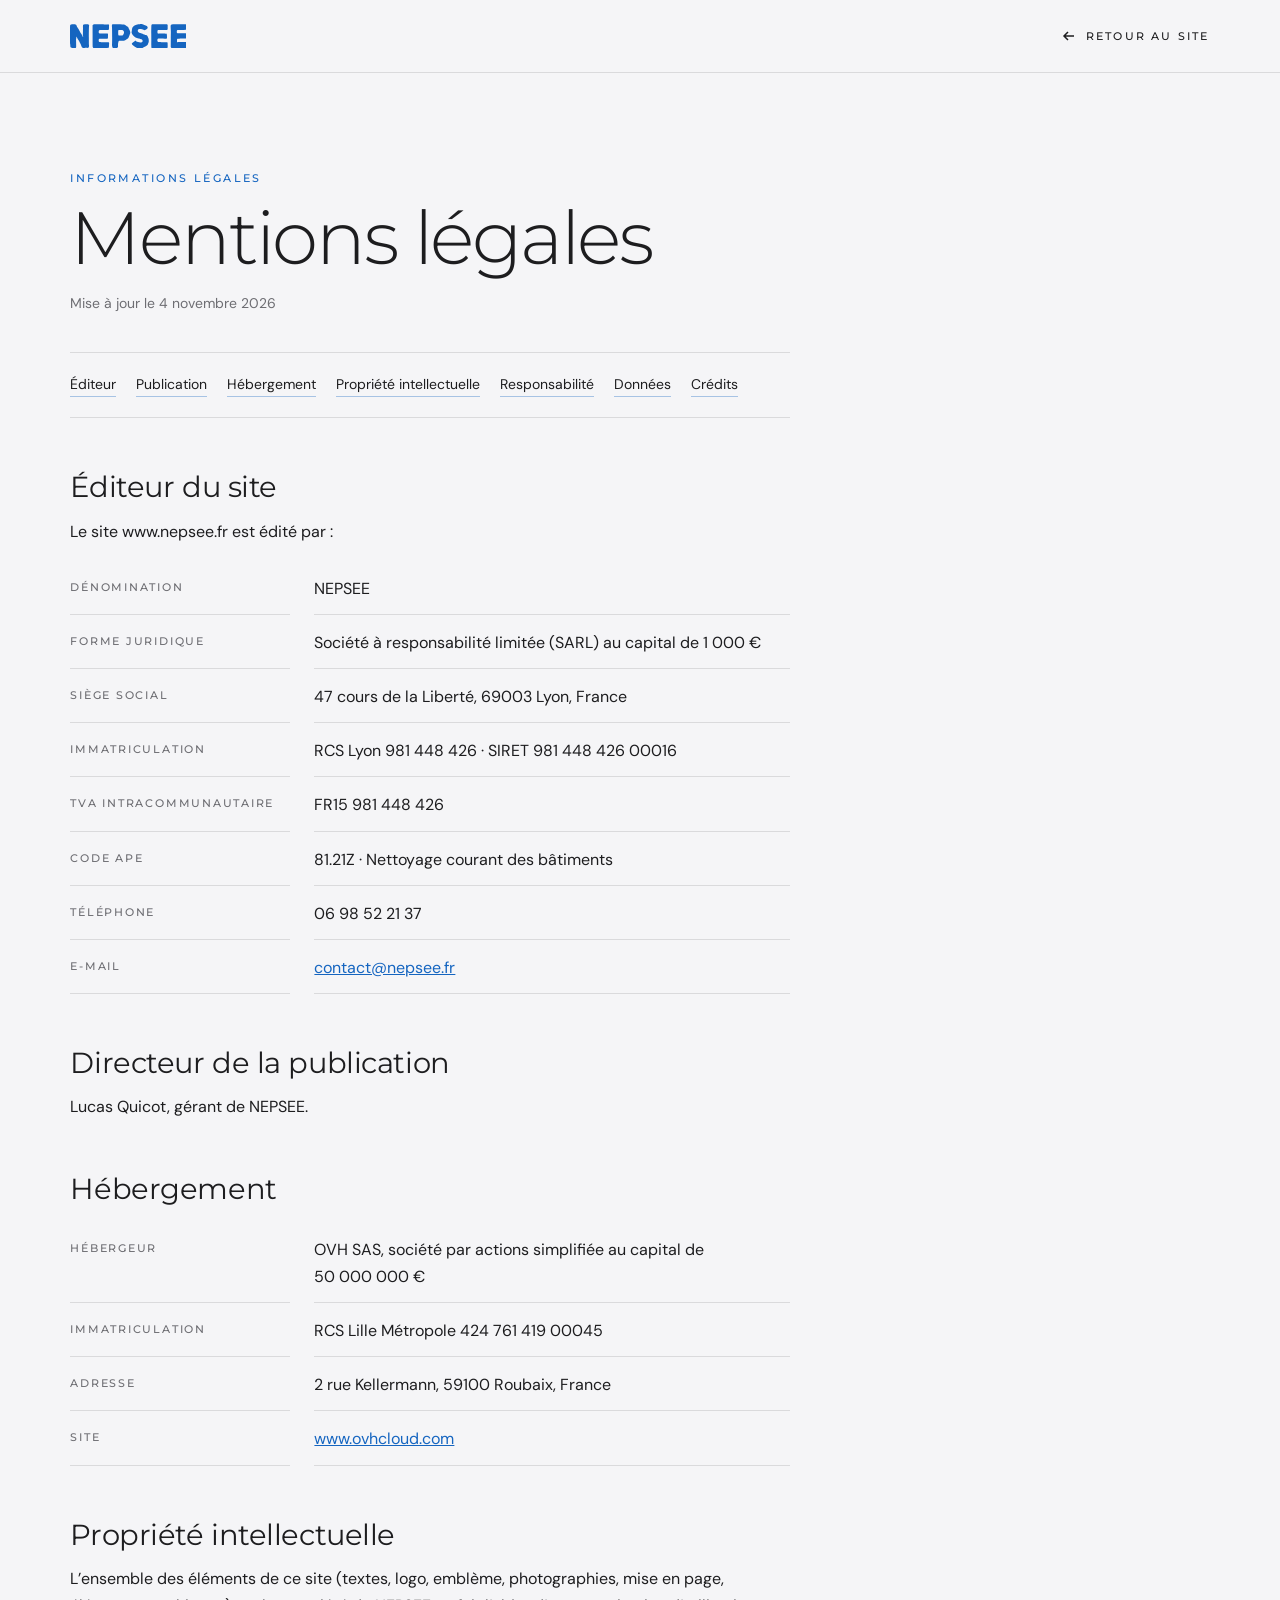
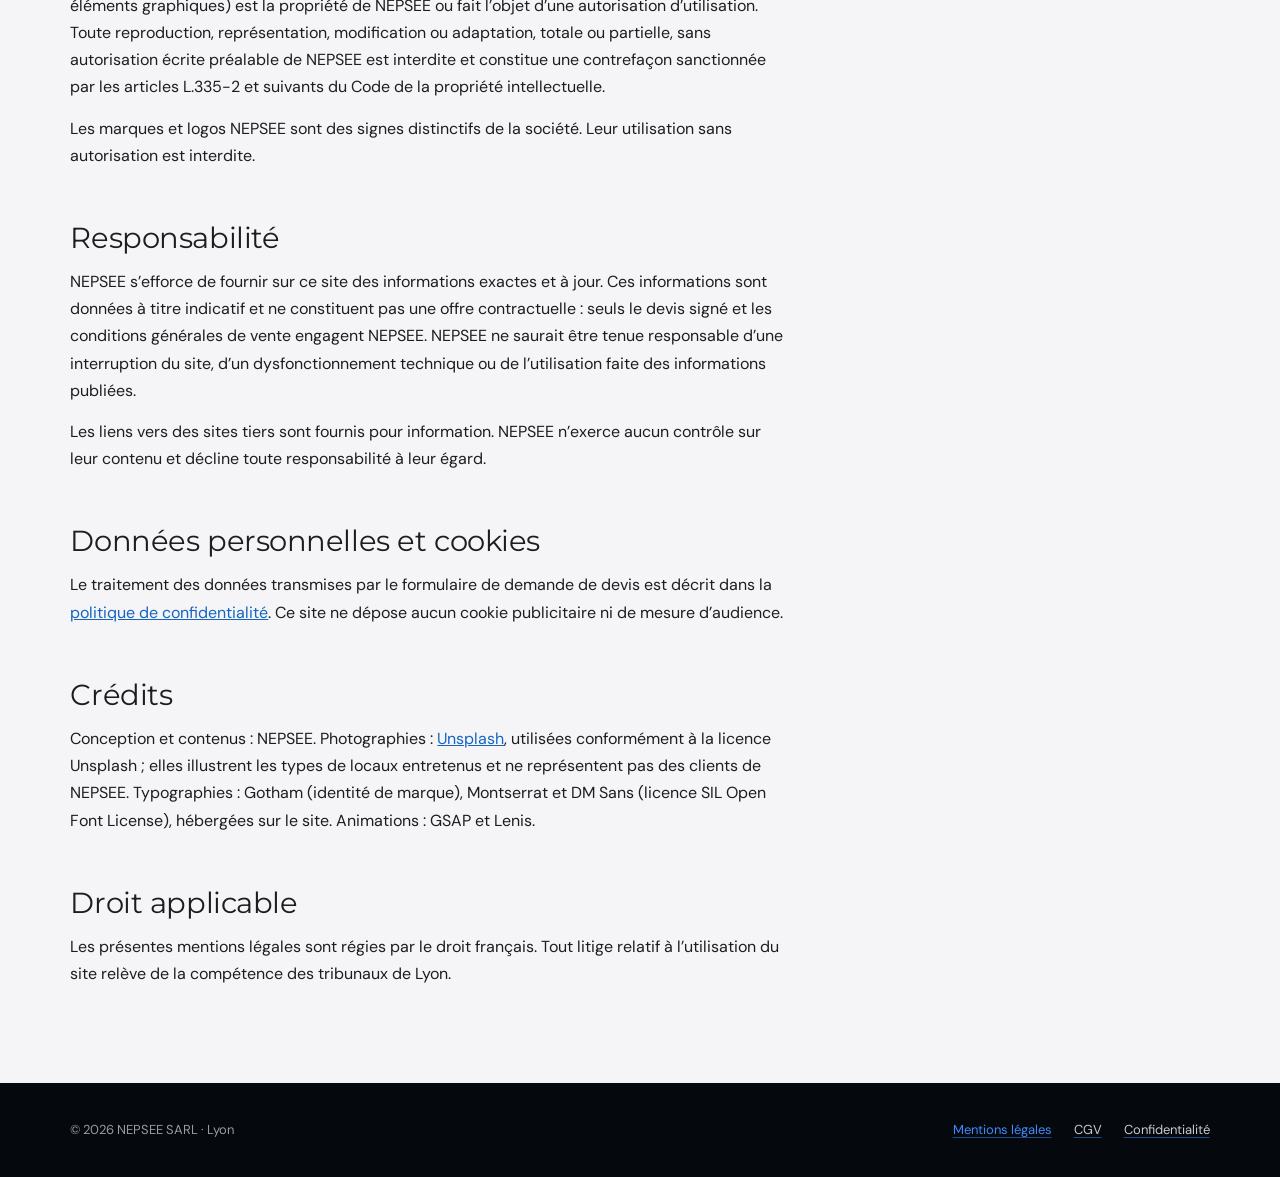
<file: mentions-legales.html>
<!doctype html>
<html lang="fr">
<head>
<meta charset="utf-8">
<meta name="viewport" content="width=device-width,initial-scale=1,viewport-fit=cover">
<title>Mentions légales · NEPSEE</title>
<meta name="description" content="Mentions légales du site nepsee.fr : éditeur, hébergeur, propriété intellectuelle.">
<meta name="robots" content="index,follow">
<meta name="theme-color" content="#f5f5f7">
<link rel="icon" type="image/svg+xml" href="favicon.svg">
<link rel="icon" type="image/png" href="favicon.png">
<link rel="apple-touch-icon" href="apple-touch-icon.png">
<link rel="canonical" href="https://www.nepsee.fr/mentions-legales.html">
<style>
@font-face{font-family:"Gotham";src:local("Gotham Book"),local("Gotham-Book");font-weight:400;font-display:swap}
@font-face{font-family:"Gotham";src:local("Gotham Light"),local("Gotham-Light");font-weight:300;font-display:swap}
@font-face{font-family:"Gotham";src:local("Gotham Medium"),local("Gotham-Medium");font-weight:500;font-display:swap}
@font-face{font-family:"Montserrat";src:url("fonts/montserrat-latin-300-normal.woff2") format("woff2");font-weight:300;font-display:swap}
@font-face{font-family:"Montserrat";src:url("fonts/montserrat-latin-400-normal.woff2") format("woff2");font-weight:400;font-display:swap}
@font-face{font-family:"Montserrat";src:url("fonts/montserrat-latin-500-normal.woff2") format("woff2");font-weight:500;font-display:swap}
@font-face{font-family:"DM Sans";src:url("fonts/dm-sans-latin-400-normal.woff2") format("woff2");font-weight:400;font-display:swap}
@font-face{font-family:"DM Sans";src:url("fonts/dm-sans-latin-500-normal.woff2") format("woff2");font-weight:500;font-display:swap}
@font-face{font-family:"DM Sans";src:url("fonts/dm-sans-latin-600-normal.woff2") format("woff2");font-weight:600;font-display:swap}
:root{--night:#05080d;--ice:#f5f5f7;--ink:#1d1d1f;--blue:#1565c0;--blue-l:#3d8bff;--ash:#6e6e73;--smoke:#9a9aa0;--line:rgba(29,29,31,.12);
--display:"Gotham","Montserrat","Helvetica Neue",Arial,sans-serif;--text:"DM Sans","Helvetica Neue",Arial,sans-serif;
--gl:max(20px,env(safe-area-inset-left,0px));--gr:max(20px,env(safe-area-inset-right,0px));color-scheme:light}
@media (min-width:900px){:root{--gl:max(48px,5.5vw);--gr:max(48px,5.5vw)}}
*{box-sizing:border-box}
html,body{overflow-x:clip}
body{margin:0;background:var(--ice);color:var(--ink);font-family:var(--text);font-size:16px;line-height:1.7;-webkit-font-smoothing:antialiased}
a{color:var(--blue)}
:focus-visible{outline:2px solid var(--blue);outline-offset:3px;border-radius:4px}
.top{position:sticky;top:0;z-index:5;background:rgba(245,245,247,.92);backdrop-filter:blur(10px);-webkit-backdrop-filter:blur(10px);border-bottom:1px solid var(--line);padding:calc(14px + env(safe-area-inset-top,0px)) var(--gr) 14px var(--gl);display:flex;justify-content:space-between;align-items:center;gap:16px}
.top a.logo{color:var(--blue);display:block;width:116px}
.top a.logo svg{display:block;width:100%;height:auto;fill:currentColor}
.top a.back{font-family:var(--display);font-size:11px;font-weight:500;letter-spacing:.2em;text-transform:uppercase;color:var(--ink);text-decoration:none;display:inline-flex;align-items:center;gap:10px;min-height:44px}
.top a.back:hover{color:var(--blue)}
.top a.back svg{width:14px;height:14px}
main{padding:56px var(--gr) 96px var(--gl);max-width:860px}
@media (min-width:900px){main{padding-top:96px;margin-left:calc(var(--gl) * 0)}}
.label{font-family:var(--display);font-size:11px;font-weight:500;letter-spacing:.22em;text-transform:uppercase;color:var(--blue);margin:0}
h1{font-family:var(--display);font-weight:300;font-size:clamp(2.4rem,8vw,4.6rem);line-height:.98;letter-spacing:-.03em;margin:14px 0 0;text-wrap:balance}
.maj{margin:18px 0 0;font-size:14px;color:var(--ash)}
.toc{margin:36px 0 0;padding:20px 0;border-top:1px solid var(--line);border-bottom:1px solid var(--line);display:flex;flex-wrap:wrap;gap:8px 20px}
.toc a{font-size:14px;color:var(--ink);text-decoration:none;border-bottom:1px solid rgba(21,101,192,.35)}
.toc a:hover{color:var(--blue)}
h2{font-family:var(--display);font-weight:400;font-size:clamp(1.35rem,4vw,1.8rem);line-height:1.15;letter-spacing:-.015em;margin:52px 0 0;scroll-margin-top:90px}
h3{font-family:var(--display);font-weight:500;font-size:13px;letter-spacing:.14em;text-transform:uppercase;margin:28px 0 0;color:var(--ash)}
p,ul{margin:14px 0 0;max-width:68ch}
ul{padding-left:20px}
li{margin:6px 0}
dl{margin:18px 0 0;display:grid;grid-template-columns:1fr;gap:2px 24px;max-width:68ch}
dt{font-family:var(--display);font-size:11px;font-weight:500;letter-spacing:.16em;text-transform:uppercase;color:var(--ash);margin-top:14px}
dd{margin:2px 0 0}
@media (min-width:640px){dl{grid-template-columns:220px 1fr}dt,dd{padding:12px 0;border-bottom:1px solid var(--line);margin:0}dt{padding-top:15px}}
.note{margin-top:28px;padding:16px 18px;border-radius:12px;background:#fff;border:1px solid var(--line);font-size:15px}
footer{background:var(--night);color:#f5f5f7;padding:36px var(--gr) calc(36px + env(safe-area-inset-bottom,0px)) var(--gl);display:flex;flex-wrap:wrap;justify-content:space-between;gap:16px;font-size:13px}
footer nav{display:flex;flex-wrap:wrap;gap:8px 22px}
footer a{color:rgba(245,245,247,.82);text-underline-offset:3px;text-decoration-color:rgba(61,139,255,.5)}
footer a:hover,footer a[aria-current]{color:var(--blue-l)}
footer p{margin:0;color:var(--smoke)}
</style>
</head>
<body>
<header class="top">
  <a class="logo" href="/" aria-label="NEPSEE, accueil"><svg viewBox="0 0 488 101" aria-hidden="true"><path d="M8.1 100.3C7.7 99.8 7.3 99.7 5.8 99.5C4.0 99.3 3.8 99.2 3.0 98.3C1.7 97.0 1.5 96.1 1.2 91.1C1.0 86.6 0.6 83.7 0.2 83.0C0.1 82.7 0.0 68.8 0.0 44.8C0.0 7.8 0.0 7.1 0.5 6.0C0.8 5.4 1.0 4.8 1.0 4.6C1.0 3.8 3.1 2.1 4.5 1.8C8.5 0.9 14.3 0.8 17.8 1.4C19.0 1.6 20.8 1.9 21.7 2.0C24.9 2.4 26.3 3.5 27.4 6.4C29.3 11.7 29.2 11.4 33.4 17.8C37.2 23.5 38.1 25.0 39.7 28.1C43.7 35.5 43.8 35.8 46.3 39.6C49.0 43.7 49.6 44.7 50.4 46.7C52.9 53.1 54.1 55.2 54.9 54.5C55.4 54.1 55.3 52.7 54.5 49.8C54.0 48.1 54.0 47.5 54.1 44.6C54.4 39.0 54.7 13.8 54.4 10.1C54.2 5.6 54.4 4.8 56.0 3.2C57.5 1.7 59.4 1.3 66.8 1.0C74.2 0.6 76.6 1.0 78.7 2.9C80.7 4.7 80.8 5.8 79.8 11.1C79.2 14.6 79.0 83.5 79.6 86.8C80.0 88.5 80.0 89.8 79.9 92.2C79.8 96.0 79.4 97.1 77.5 99.4L76.1 101.0L74.2 100.9C73.2 100.9 71.5 100.6 70.5 100.4C67.6 99.7 64.6 99.7 64.0 100.4C63.3 101.3 55.5 101.3 54.8 100.5C54.6 100.2 53.8 99.8 53.0 99.5C50.3 98.5 49.2 97.1 48.3 93.7C48.0 92.6 47.4 91.0 47.0 90.0C46.5 89.1 45.9 87.5 45.5 86.3C45.1 85.2 44.1 83.2 43.3 81.8C42.5 80.5 40.8 77.3 39.6 74.7C38.3 72.2 36.4 68.8 35.4 67.3C34.3 65.7 32.8 63.2 31.9 61.6C28.7 56.0 27.2 53.8 26.6 53.8C26.0 53.8 26.0 54.2 26.3 56.5C26.5 58.5 26.5 58.8 25.9 61.6C25.2 64.6 25.2 64.6 25.5 69.6C25.6 72.4 25.8 79.6 25.8 85.8L25.9 96.9L25.1 98.6C24.6 99.5 24.3 100.5 24.2 100.7C24.2 100.9 22.9 101.0 16.4 101.0L8.6 101.0L8.1 100.3ZM96.8 99.0C94.9 95.3 95.0 99.6 95.0 50.1L94.9 5.8L95.5 4.6C96.2 3.2 97.5 2.1 99.1 1.6C100.9 1.1 116.9 1.0 124.6 1.5C132.1 2.0 156.1 2.0 158.6 1.6C160.9 1.2 161.9 1.4 163.1 2.7C164.4 4.1 164.6 5.5 164.3 8.7C164.1 10.2 164.0 13.6 164.0 16.4C164.0 22.2 163.8 23.0 161.8 24.2L160.7 24.8L143.2 24.8C123.9 24.9 124.5 24.8 122.8 26.4C121.4 27.6 121.0 28.6 120.8 31.3C120.5 36.2 121.1 38.1 123.5 39.3L124.6 39.9L141.0 39.9L157.4 39.9L158.2 40.5C160.0 41.8 160.1 42.4 159.9 48.4C159.7 51.3 159.7 54.9 159.7 56.4C159.8 59.6 159.6 60.3 158.1 61.4L157.2 62.1L140.2 62.1L123.3 62.1L122.4 62.8C121.9 63.2 121.3 64.0 121.1 64.4C120.6 65.5 120.6 70.7 121.0 72.3C121.4 73.6 122.8 75.4 123.9 75.9C125.1 76.4 136.2 76.7 150.3 76.7L161.9 76.8L162.8 77.3C163.2 77.6 163.9 78.4 164.2 79.1C164.8 80.3 164.8 80.3 164.5 83.0C164.3 84.4 164.2 87.8 164.1 90.5C164.1 95.8 163.8 97.1 162.4 99.3C162.0 99.8 161.8 100.4 161.8 100.6C161.8 101.2 158.3 101.2 157.3 100.6C156.6 100.2 156.4 100.2 155.5 100.5C154.0 101.0 142.6 101.2 141.8 100.7C141.5 100.5 141.2 100.5 140.8 100.7C140.4 100.9 134.0 101.0 119.1 101.0L97.8 101.0L96.8 99.0ZM180.2 100.7C180.2 100.5 179.8 99.8 179.3 99.0C178.0 97.2 177.9 96.8 177.1 91.7L176.4 87.4L176.9 83.1C177.6 76.1 177.3 15.4 176.5 11.4C175.5 6.0 176.3 2.6 178.8 1.2C179.4 0.9 206.8 0.9 212.1 1.2C225.6 2.1 227.9 2.3 229.4 2.7C231.4 3.3 241.5 10.0 243.4 11.9C244.1 12.6 245.0 13.9 245.5 14.8C245.9 15.7 247.4 18.9 248.9 21.9C255.0 34.3 255.0 35.3 250.4 46.9C249.6 48.8 248.4 52.0 247.7 54.1C245.8 59.9 245.8 59.9 240.2 63.4C239.8 63.7 237.6 65.1 235.4 66.6C233.2 68.0 230.9 69.4 230.4 69.6C229.1 70.2 225.4 70.4 216.2 70.6C211.9 70.7 207.9 70.9 207.4 71.0C205.7 71.5 204.2 73.2 203.6 75.5C202.3 79.7 201.5 88.9 202.0 93.1C202.4 96.9 201.7 98.4 198.8 100.2L197.6 101.0L188.9 101.0C182.2 101.0 180.2 100.9 180.2 100.7ZM282.3 100.6C282.1 100.4 281.2 100.0 280.2 99.6C279.2 99.2 277.8 98.5 277.0 98.1C274.6 96.5 266.3 90.4 262.4 87.2C259.8 85.1 259.4 83.3 261.0 81.3C261.6 80.6 262.1 80.0 262.2 80.0C262.4 80.0 263.9 78.6 265.7 76.9C268.5 74.2 269.2 73.7 271.9 72.3C275.9 70.1 276.3 70.1 278.6 72.1C280.4 73.6 281.6 74.3 283.6 75.0C284.3 75.3 285.7 75.8 286.6 76.1C289.3 77.1 292.7 77.7 296.7 77.9L300.2 78.1L301.5 77.3C303.8 75.8 306.2 72.4 305.9 71.0C305.6 70.0 303.6 66.5 302.6 65.4C301.3 64.1 300.4 63.7 296.4 62.6C294.4 62.1 292.0 61.4 291.0 61.1C290.0 60.8 287.3 60.0 285.0 59.5C279.4 58.2 277.2 57.3 273.9 55.3C266.7 50.8 263.8 47.8 261.3 42.5C259.0 37.6 258.7 35.9 259.4 32.4C259.6 31.4 259.9 29.5 260.1 28.1C261.9 15.9 261.7 16.6 266.4 11.0C269.5 7.3 270.2 6.8 274.2 5.3C275.5 4.9 277.4 4.0 278.4 3.5C281.2 1.9 283.5 1.5 293.6 0.9C295.0 0.8 296.6 0.5 297.1 0.4C298.6 -0.2 301.2 -0.1 302.4 0.5C302.9 0.8 303.5 1.0 303.8 1.0C304.0 1.0 305.9 1.6 308.0 2.3C319.6 6.4 324.9 9.3 326.2 12.4C327.9 16.5 326.5 19.7 322.0 22.2C321.0 22.7 319.3 23.7 318.4 24.4C315.1 26.6 312.9 26.6 308.8 24.5C305.1 22.6 301.7 21.4 298.5 21.0C295.9 20.7 291.5 20.7 290.0 21.0C287.6 21.7 285.0 25.5 285.0 28.5C285.0 29.9 285.6 31.2 287.2 33.2C289.3 35.8 289.9 36.1 294.8 37.4C299.7 38.6 299.9 38.7 312.8 43.9C315.6 45.0 318.6 46.2 319.5 46.6C324.9 48.9 326.1 49.9 327.6 54.2C328.0 55.4 328.6 57.0 329.1 57.9C331.7 63.1 332.3 71.9 330.5 78.0C329.8 80.2 328.1 84.8 327.3 86.6C326.2 89.0 324.0 90.7 318.9 93.2C307.8 98.7 306.2 99.5 305.9 100.5C305.7 101.0 305.3 101.0 294.1 101.0C284.4 101.0 282.5 100.9 282.3 100.6ZM342.6 98.8C342.1 96.9 342.0 96.4 342.2 94.3C342.4 92.6 342.3 91.4 342.1 90.2C341.9 88.8 341.9 85.9 342.0 78.5C342.1 73.1 342.1 62.4 342.0 54.9C341.8 34.8 342.1 6.4 342.5 5.2C343.0 3.8 344.8 1.9 346.1 1.4C347.1 1.0 348.7 0.9 372.2 1.0C386.1 1.0 398.5 1.1 399.9 1.3C401.2 1.4 403.6 1.5 405.1 1.5C408.2 1.5 409.1 1.8 410.2 3.1L410.9 4.1L410.9 13.1L410.9 22.1L410.3 23.0C408.8 24.9 410.2 24.8 389.3 24.9C368.3 25.0 369.7 24.9 368.6 27.0C367.8 28.2 367.7 36.1 368.4 38.0C369.3 40.5 370.4 41.0 373.5 40.2C376.9 39.3 395.0 39.3 398.4 40.2C400.3 40.7 400.9 40.8 402.8 40.6L405.0 40.5L406.0 41.4C407.5 42.8 407.7 43.8 408.0 51.4C408.2 55.1 408.2 58.4 408.1 58.9C408.0 59.8 406.4 61.4 405.4 61.6C404.7 61.8 375.0 61.6 373.2 61.4C370.4 61.0 368.4 62.7 367.6 66.2C366.9 69.4 368.0 73.2 370.1 74.9C372.2 76.5 372.7 76.5 390.9 76.5C409.5 76.5 408.9 76.4 410.1 78.2L410.8 79.2L410.9 88.1C411.1 96.8 411.0 97.1 410.5 99.0L409.9 101.0L376.5 101.0L343.1 101.0L342.6 98.8ZM426.5 100.8C426.5 100.6 425.9 99.9 425.3 99.1C423.8 97.5 423.8 97.4 423.9 91.8C424.0 89.3 424.1 76.7 424.1 63.6C424.2 50.6 424.3 38.3 424.4 36.4C424.5 33.1 424.5 30.6 423.7 17.9C423.2 9.1 423.3 6.3 424.0 4.9C424.7 3.4 426.1 2.4 427.9 2.0C429.7 1.6 448.4 1.3 469.6 1.3L488.0 1.2L488.0 13.0L488.0 24.7L477.7 24.8C472.0 24.9 464.3 25.0 460.5 25.0C453.8 25.0 453.6 25.0 452.4 25.6C449.9 26.8 449.2 28.4 449.3 32.8C449.3 36.9 449.9 38.3 452.1 39.1C452.4 39.2 460.6 39.3 470.3 39.3L488.0 39.2L488.0 50.2L488.0 61.2L481.1 61.3C451.5 62.0 452.4 61.9 450.9 64.0L450.1 65.0L450.1 69.8C450.1 74.4 450.2 74.7 450.7 75.4C451.6 76.6 452.4 76.9 454.3 76.4C455.7 76.1 458.1 76.0 472.0 76.0L488.0 76.0L488.0 88.5L488.0 101.0L457.2 101.0C438.2 101.0 426.5 100.9 426.5 100.8ZM220.8 48.2C222.1 47.8 223.7 46.1 224.4 44.4C224.7 43.7 225.4 42.2 225.9 41.0C227.5 37.2 227.7 35.7 227.2 33.2C226.2 29.4 224.0 27.2 219.2 25.5C217.7 24.9 217.3 24.9 211.8 24.9L206.0 24.9L205.0 25.6C203.0 27.1 202.9 27.4 202.8 35.8C202.7 45.7 202.9 46.9 205.5 48.2C206.6 48.8 206.8 48.8 213.2 48.6C217.1 48.5 220.3 48.4 220.8 48.2Z"/></svg></a>
  <a class="back" href="/"><svg viewBox="0 0 14 14" fill="none" stroke="currentColor" stroke-width="1.5" aria-hidden="true"><path d="M12 7H2M6 3L2 7l4 4"/></svg>Retour au site</a>
</header>
<main>
  <p class="label">Informations légales</p>
  <h1>Mentions légales</h1>
  <p class="maj">Mise à jour le 4 novembre 2026</p>
  <nav class="toc" aria-label="Sommaire"><a href="#editeur">Éditeur</a><a href="#publication">Publication</a><a href="#hebergement">Hébergement</a><a href="#propriete">Propriété intellectuelle</a><a href="#responsabilite">Responsabilité</a><a href="#donnees">Données</a><a href="#credits">Crédits</a></nav>
  
<h2 id="editeur">Éditeur du site</h2>
<p>Le site www.nepsee.fr est édité par&nbsp;:</p>
<dl>
  <dt>Dénomination</dt><dd>NEPSEE</dd>
  <dt>Forme juridique</dt><dd>Société à responsabilité limitée (SARL) au capital de 1&nbsp;000&nbsp;€</dd>
  <dt>Siège social</dt><dd>47 cours de la Liberté, 69003 Lyon, France</dd>
  <dt>Immatriculation</dt><dd>RCS Lyon 981 448 426 · SIRET 981 448 426 00016</dd>
  <dt>TVA intracommunautaire</dt><dd>FR15 981 448 426</dd>
  <dt>Code APE</dt><dd>81.21Z · Nettoyage courant des bâtiments</dd>
  <dt>Téléphone</dt><dd>06 98 52 21 37</dd>
  <dt>E-mail</dt><dd><a href="mailto:contact@nepsee.fr">contact@nepsee.fr</a></dd>
</dl>

<h2 id="publication">Directeur de la publication</h2>
<p>Lucas Quicot, gérant de NEPSEE.</p>

<h2 id="hebergement">Hébergement</h2>
<dl>
  <dt>Hébergeur</dt><dd>OVH SAS, société par actions simplifiée au capital de 50&nbsp;000&nbsp;000&nbsp;€</dd>
  <dt>Immatriculation</dt><dd>RCS Lille Métropole 424 761 419 00045</dd>
  <dt>Adresse</dt><dd>2 rue Kellermann, 59100 Roubaix, France</dd>
  <dt>Site</dt><dd><a href="https://www.ovhcloud.com/fr/" rel="noopener" target="_blank">www.ovhcloud.com</a></dd>
</dl>

<h2 id="propriete">Propriété intellectuelle</h2>
<p>L’ensemble des éléments de ce site (textes, logo, emblème, photographies, mise en page, éléments graphiques) est la propriété de NEPSEE ou fait l’objet d’une autorisation d’utilisation. Toute reproduction, représentation, modification ou adaptation, totale ou partielle, sans autorisation écrite préalable de NEPSEE est interdite et constitue une contrefaçon sanctionnée par les articles L.335-2 et suivants du Code de la propriété intellectuelle.</p>
<p>Les marques et logos NEPSEE sont des signes distinctifs de la société. Leur utilisation sans autorisation est interdite.</p>

<h2 id="responsabilite">Responsabilité</h2>
<p>NEPSEE s’efforce de fournir sur ce site des informations exactes et à jour. Ces informations sont données à titre indicatif et ne constituent pas une offre contractuelle : seuls le devis signé et les conditions générales de vente engagent NEPSEE. NEPSEE ne saurait être tenue responsable d’une interruption du site, d’un dysfonctionnement technique ou de l’utilisation faite des informations publiées.</p>
<p>Les liens vers des sites tiers sont fournis pour information. NEPSEE n’exerce aucun contrôle sur leur contenu et décline toute responsabilité à leur égard.</p>

<h2 id="donnees">Données personnelles et cookies</h2>
<p>Le traitement des données transmises par le formulaire de demande de devis est décrit dans la <a href="confidentialite.html">politique de confidentialité</a>. Ce site ne dépose aucun cookie publicitaire ni de mesure d’audience.</p>

<h2 id="credits">Crédits</h2>
<p>Conception et contenus&nbsp;: NEPSEE. Photographies&nbsp;: <a href="https://unsplash.com" rel="noopener" target="_blank">Unsplash</a>, utilisées conformément à la licence Unsplash&nbsp;; elles illustrent les types de locaux entretenus et ne représentent pas des clients de NEPSEE. Typographies&nbsp;: Gotham (identité de marque), Montserrat et DM Sans (licence SIL Open Font License), hébergées sur le site. Animations&nbsp;: GSAP et Lenis.</p>

<h2 id="droit">Droit applicable</h2>
<p>Les présentes mentions légales sont régies par le droit français. Tout litige relatif à l’utilisation du site relève de la compétence des tribunaux de Lyon.</p>

</main>
<footer>
  <p>© 2026 NEPSEE SARL · Lyon</p>
  <nav aria-label="Informations légales"><a href="mentions-legales.html" aria-current="page">Mentions légales</a><a href="cgv.html">CGV</a><a href="confidentialite.html">Confidentialité</a></nav>
</footer>
</body>
</html>
</file>
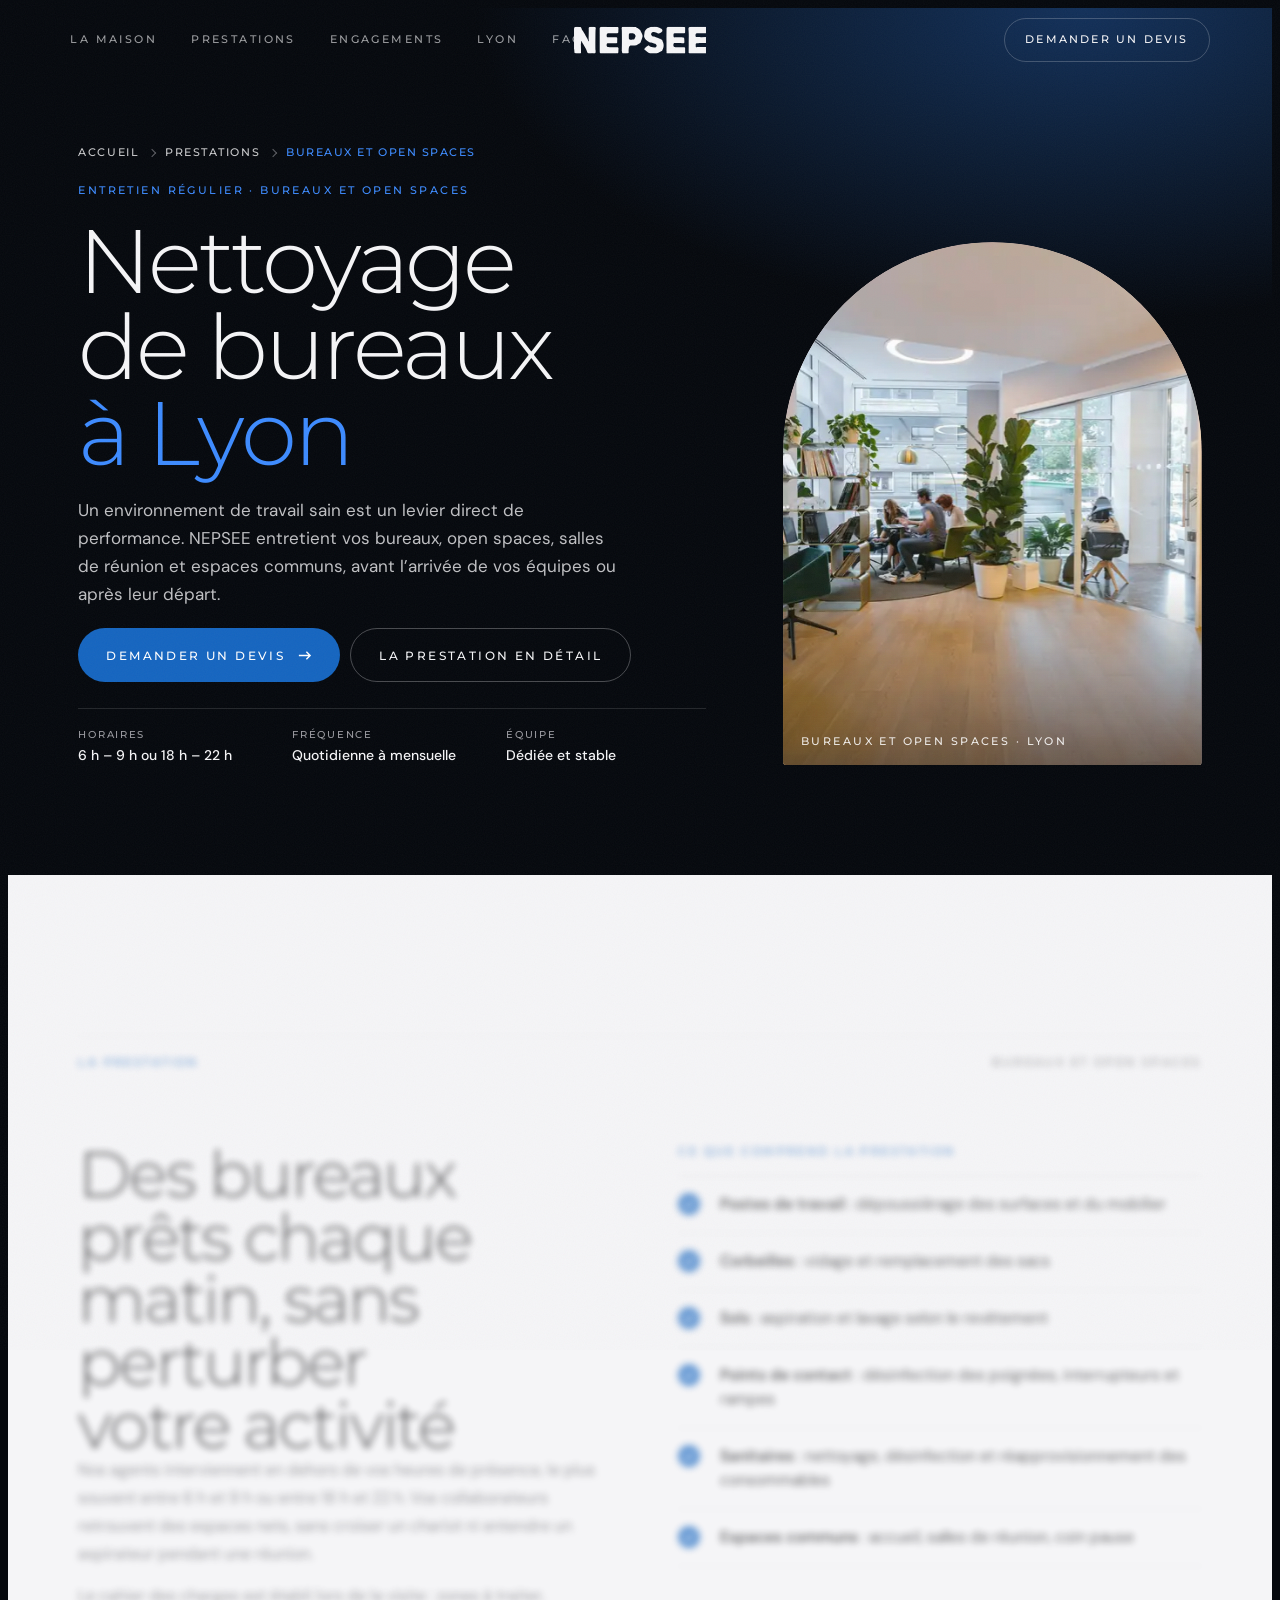
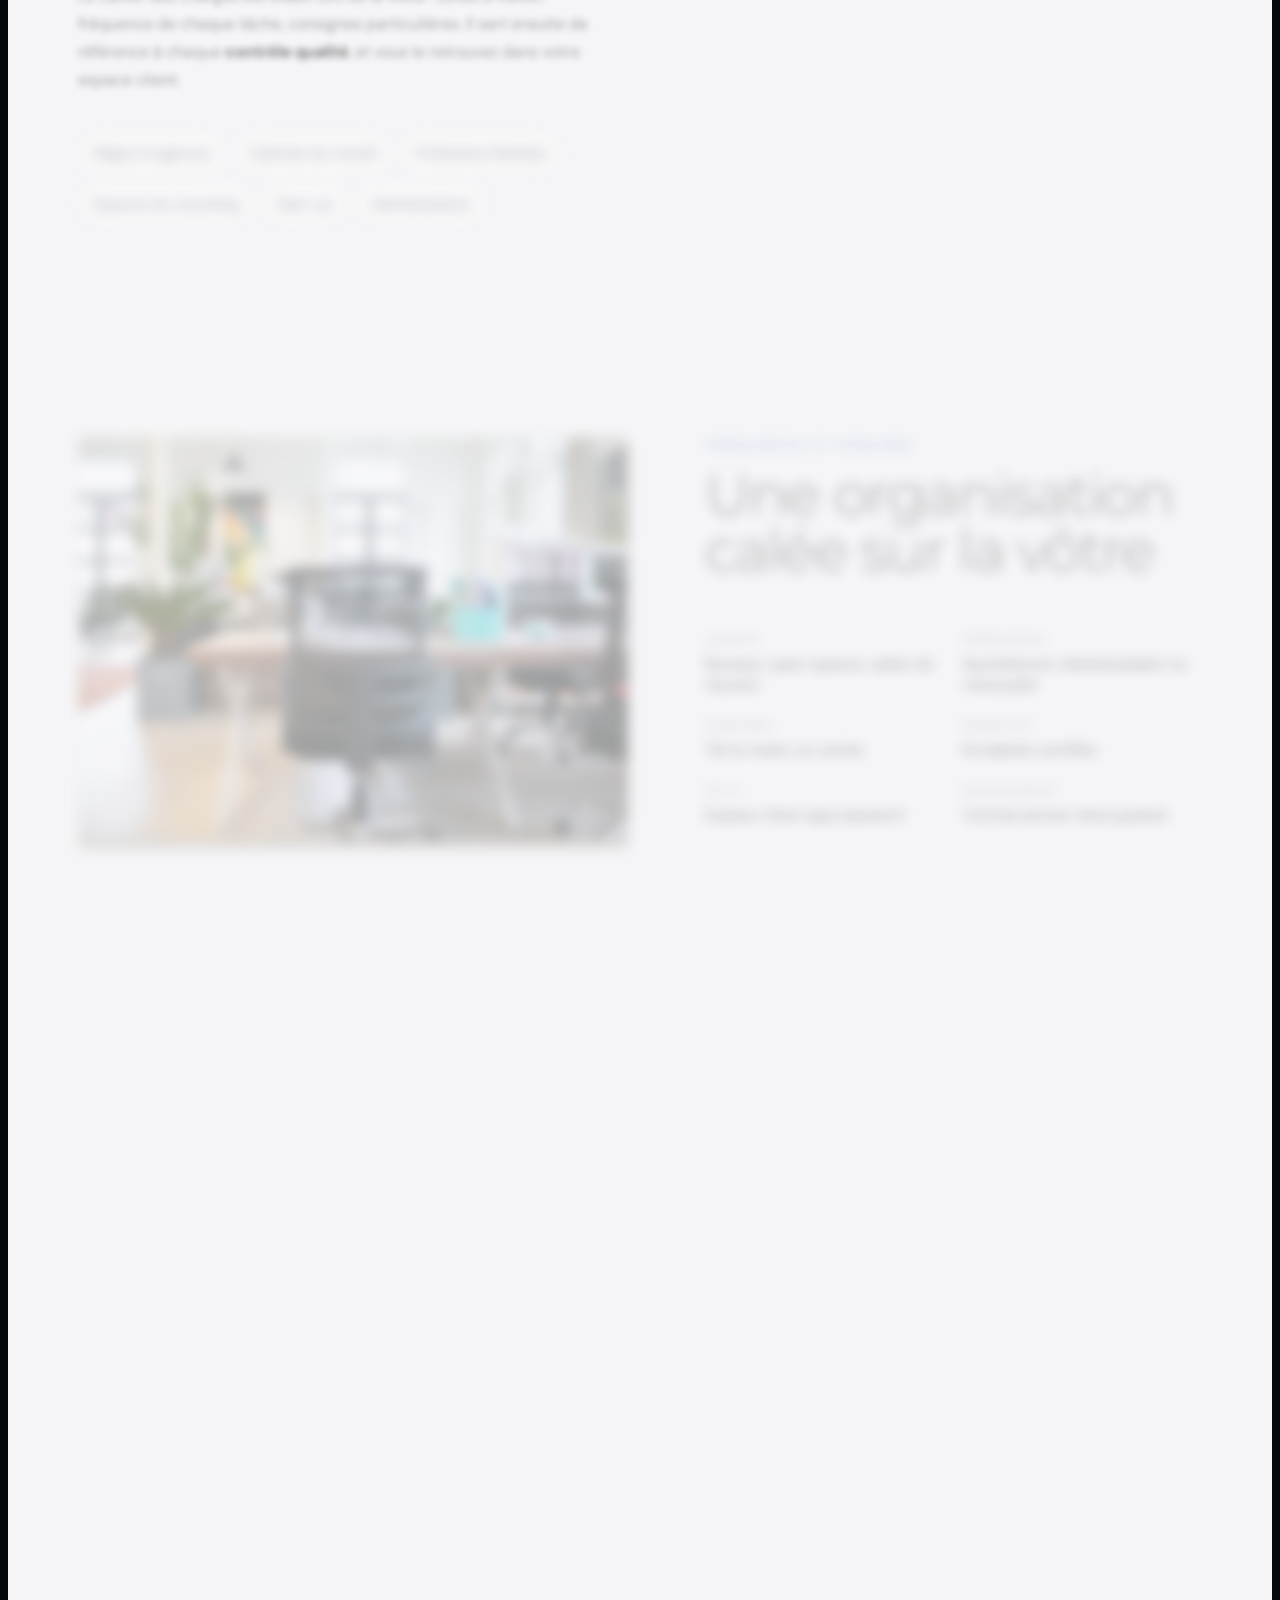
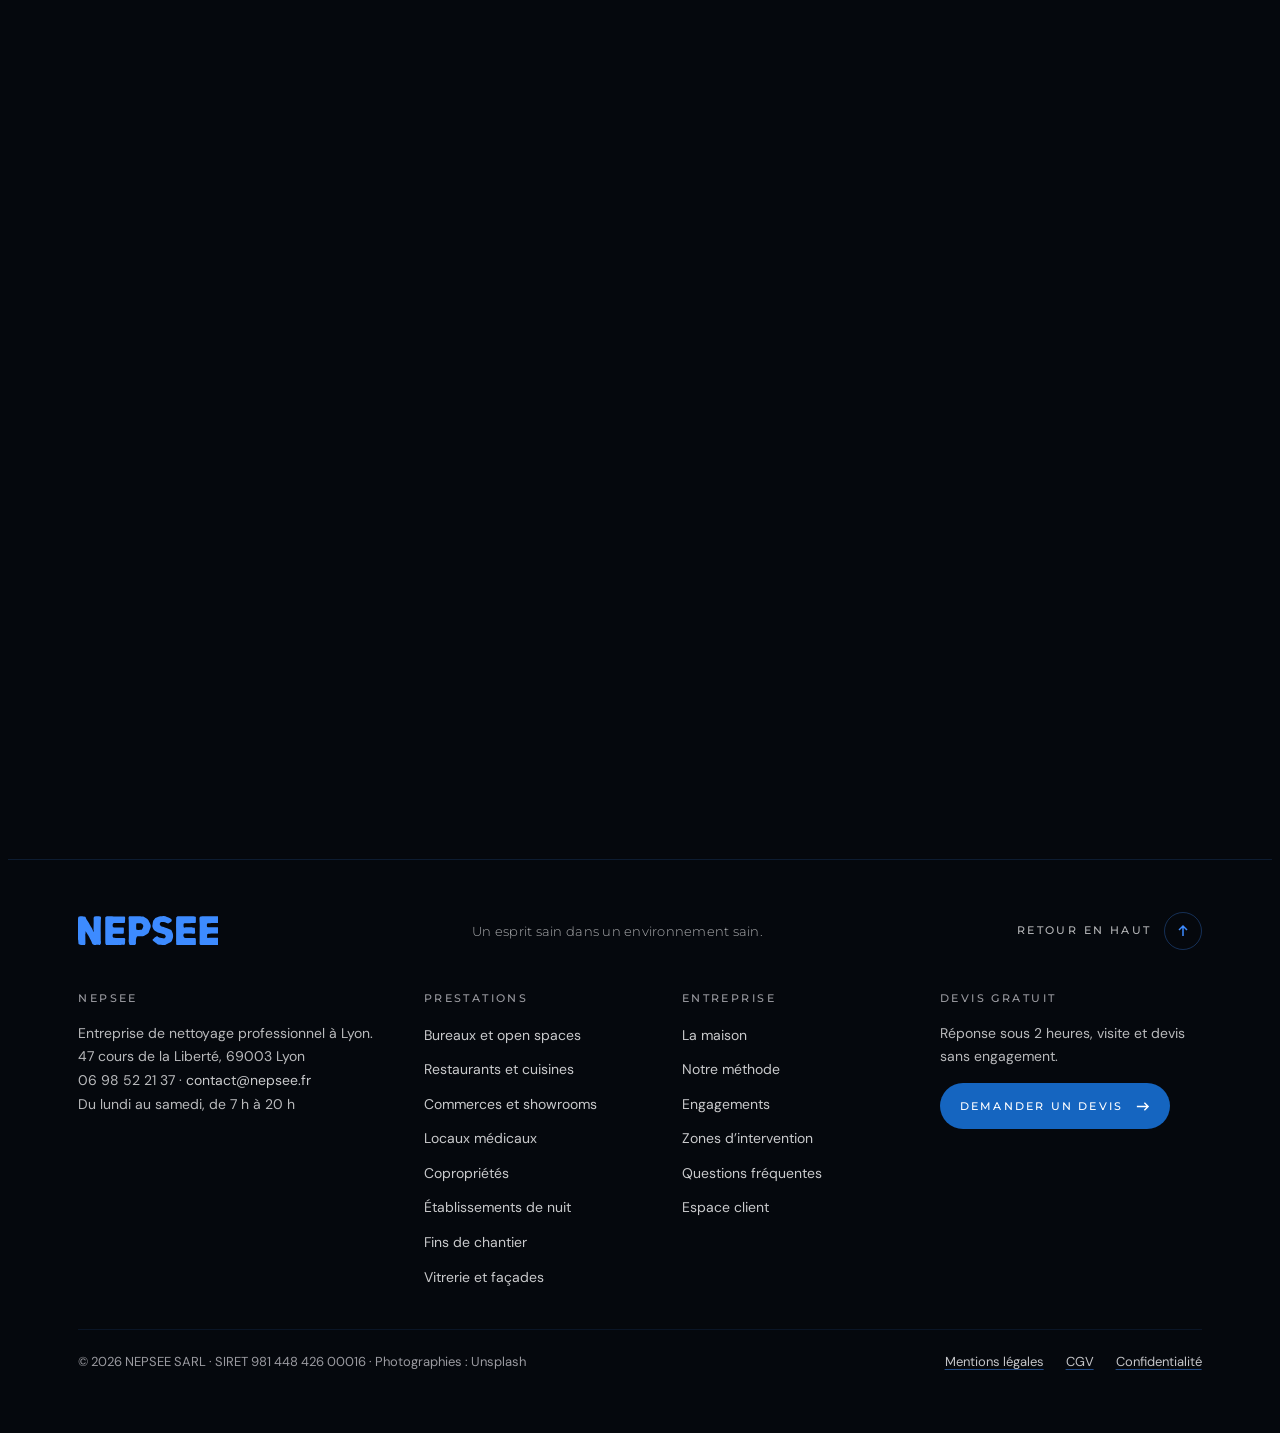
<file: nettoyage-bureaux-lyon.html>
<!doctype html>
<html lang="fr">
<head>
<meta charset="utf-8">
<meta name="viewport" content="width=device-width,initial-scale=1,viewport-fit=cover">
<title>Nettoyage de bureaux à Lyon | Open spaces · NEPSEE</title>
<meta name="description" content="Entretien de bureaux et d’open spaces à Lyon : équipe dédiée, passages avant ou après vos horaires, contrôle qualité. Devis gratuit sous 2 h.">
<meta name="robots" content="index,follow,max-image-preview:large">
<meta name="theme-color" content="#05080d">
<link rel="canonical" href="https://www.nepsee.fr/nettoyage-bureaux-lyon.html">
<link rel="icon" type="image/svg+xml" href="favicon.svg">
<link rel="icon" type="image/png" href="favicon.png">
<link rel="apple-touch-icon" href="apple-touch-icon.png">
<meta property="og:type" content="website">
<meta property="og:locale" content="fr_FR">
<meta property="og:site_name" content="NEPSEE">
<meta property="og:title" content="Nettoyage de bureaux à Lyon | Open spaces · NEPSEE">
<meta property="og:description" content="Entretien de bureaux et d’open spaces à Lyon : équipe dédiée, passages avant ou après vos horaires, contrôle qualité. Devis gratuit sous 2 h.">
<meta property="og:url" content="https://www.nepsee.fr/nettoyage-bureaux-lyon.html">
<meta property="og:image" content="https://www.nepsee.fr/img/og.jpg">
<meta property="og:image:width" content="1200">
<meta property="og:image:height" content="630">
<meta name="twitter:card" content="summary_large_image">
<link rel="preload" href="fonts/montserrat-latin-400-normal.woff2" as="font" type="font/woff2" crossorigin>
<link rel="preload" href="fonts/dm-sans-latin-400-normal.woff2" as="font" type="font/woff2" crossorigin>
<link rel="preload" as="image" href="img/u/bureaux-720x900.webp" imagesrcset="img/u/bureaux-480x600.webp 480w, img/u/bureaux-720x900.webp 720w, img/u/bureaux-960x1200.webp 960w" imagesizes="(min-width: 900px) 34vw, 92vw" fetchpriority="high">
<link rel="stylesheet" href="css/site.css">
<script>document.documentElement.classList.add('js');if(matchMedia('(prefers-reduced-motion: reduce)').matches)document.documentElement.classList.add('hero-ready');setTimeout(function(){document.documentElement.classList.add('hero-ready','media-ready')},2200)</script>
<script type="application/ld+json">{"@context":"https://schema.org","@graph":[{"@type":"LocalBusiness","@id":"https://www.nepsee.fr/#entreprise","name":"NEPSEE","url":"https://www.nepsee.fr/","telephone":"+33698522137","email":"contact@nepsee.fr","image":"https://www.nepsee.fr/img/og.jpg","logo":"https://www.nepsee.fr/apple-touch-icon.png","address":{"@type":"PostalAddress","streetAddress":"47 cours de la Liberté","postalCode":"69003","addressLocality":"Lyon","addressRegion":"Auvergne-Rhône-Alpes","addressCountry":"FR"}},{"@type":"Service","@id":"https://www.nepsee.fr/nettoyage-bureaux-lyon.html#service","name":"Nettoyage de bureaux à Lyon","serviceType":"Nettoyage de bureaux","description":"Entretien de bureaux et d’open spaces à Lyon : équipe dédiée, passages avant ou après vos horaires, contrôle qualité. Devis gratuit sous 2 h.","provider":{"@id":"https://www.nepsee.fr/#entreprise"},"areaServed":[{"@type":"City","name":"Lyon"},{"@type":"AdministrativeArea","name":"Métropole de Lyon"}],"url":"https://www.nepsee.fr/nettoyage-bureaux-lyon.html","image":"https://www.nepsee.fr/img/u/bureaux-1200x900.webp"},{"@type":"BreadcrumbList","itemListElement":[{"@type":"ListItem","position":1,"name":"Accueil","item":"https://www.nepsee.fr/"},{"@type":"ListItem","position":2,"name":"Prestations","item":"https://www.nepsee.fr/index.html#prestations"},{"@type":"ListItem","position":3,"name":"Bureaux et open spaces","item":"https://www.nepsee.fr/nettoyage-bureaux-lyon.html"}]},{"@type":"FAQPage","mainEntity":[{"@type":"Question","name":"À quelle heure intervenez-vous dans nos bureaux ?","acceptedAnswer":{"@type":"Answer","text":"Le plus souvent entre 6 h et 9 h ou entre 18 h et 22 h, selon votre activité. Le créneau est fixé avec vous lors de la visite et peut évoluer si vos horaires changent."}},{"@type":"Question","name":"Faut-il être présent pendant l’intervention ?","acceptedAnswer":{"@type":"Answer","text":"Non. Nos agents interviennent en autonomie avec les accès que vous leur confiez : clés, badge ou code d’alarme. Pensez simplement à ranger documents sensibles et objets de valeur dans des armoires fermées."}},{"@type":"Question","name":"Comment est calculé le prix ?","acceptedAnswer":{"@type":"Answer","text":"Le prix dépend de la surface, du nombre de passages, des horaires et des tâches retenues. Il est établi après une visite gratuite, puis facturé mensuellement dans le cadre d’un contrat annuel."}}]}]}</script>
</head>
<body class="sp" data-type="Bureaux et open spaces">
<svg width="0" height="0" style="position:absolute" aria-hidden="true">
  <symbol id="emblem" viewBox="0 0 233 232"><path d="M73.2 231.6C72.9 231.4 72.1 231.2 71.4 231.1C66.6 230.6 56.3 228.8 54.6 228.4C53.1 227.9 40.8 223.1 39.2 222.3C37.1 221.2 35.6 219.9 25.6 209.9C15.4 199.8 13.6 197.9 12.7 196.0C12.1 194.8 9.7 187.3 8.5 183.1C6.9 177.2 6.8 176.9 4.6 174.9C1.6 172.2 1.5 171.7 3.2 164.9C4.3 160.7 5.6 154.8 6.9 148.1C8.4 140.4 12.6 127.5 14.7 124.4C15.8 122.7 20.5 117.7 26.0 112.4C27.2 111.3 28.7 109.7 29.4 108.8C30.2 108.0 31.5 106.8 32.3 106.3C33.1 105.8 35.2 104.4 37.0 103.3C38.8 102.1 41.6 100.5 43.5 99.6C45.4 98.7 47.7 97.7 48.6 97.2C51.4 95.8 57.6 94.4 64.2 93.6C76.7 92.2 78.4 92.2 82.1 93.0C83.5 93.3 86.1 93.7 87.9 94.0C99.3 95.7 99.6 95.8 101.1 96.6C102.2 97.2 103.3 98.6 103.2 99.5C103.2 100.4 102.5 101.3 100.6 102.6C98.3 104.3 95.6 107.5 93.8 110.9C93.3 111.7 92.3 113.2 91.6 114.2C90.9 115.3 89.9 116.8 89.5 117.6C89.0 118.5 87.9 120.3 87.0 121.6C86.1 123.0 85.0 124.9 84.6 125.9C84.3 126.8 83.5 128.6 83.1 129.9C82.6 131.1 81.8 133.5 81.3 135.2C80.8 137.0 80.2 139.4 79.8 140.6C78.6 145.1 78.0 148.6 77.8 152.9C77.6 155.2 77.3 160.5 77.1 164.6C76.6 173.2 76.5 172.3 78.7 178.9C79.4 180.9 80.5 184.6 81.0 187.0C83.1 196.0 83.5 196.8 89.9 206.5C92.7 210.8 95.3 214.8 95.7 215.4C97.1 217.4 98.1 218.7 100.1 220.8C102.4 223.1 102.7 223.7 101.7 224.8C101.0 225.8 99.3 226.6 96.0 227.5C94.4 228.0 91.0 228.9 88.4 229.7C85.8 230.4 83.5 231.0 83.3 231.0C83.1 231.0 82.5 231.2 82.1 231.5C81.0 232.1 74.3 232.2 73.2 231.6ZM150.0 230.3C149.1 230.0 146.6 229.1 144.4 228.2C142.2 227.3 139.5 226.2 138.4 225.8C137.3 225.3 136.0 224.8 135.5 224.6C135.0 224.4 133.6 223.8 132.2 223.3C127.6 221.6 127.7 221.7 115.6 209.7C103.9 198.0 103.6 197.7 102.6 194.4C101.8 192.1 99.5 184.7 99.1 183.2C98.9 182.6 98.2 180.3 97.4 178.1L96.0 174.0L96.0 169.5C96.0 157.6 97.0 149.7 99.7 141.2C101.7 134.9 103.7 134.3 108.4 138.8C110.9 141.2 112.2 142.1 115.6 143.9C117.1 144.7 119.5 146.0 120.8 146.9C123.0 148.3 126.7 150.0 127.5 150.0C127.7 150.0 128.8 150.4 130.1 151.0C131.3 151.5 133.8 152.5 135.5 153.2C137.2 153.9 141.0 155.4 143.9 156.6C146.8 157.8 149.9 158.8 150.7 159.0C151.7 159.2 155.8 159.3 163.9 159.2L175.6 159.1L178.2 158.3C179.7 157.8 181.9 157.2 183.1 156.8C186.9 155.8 195.8 153.3 198.1 152.6C199.7 152.1 203.3 150.3 204.9 149.2C206.8 147.9 207.7 147.4 211.4 145.8C213.3 144.9 215.5 143.8 216.2 143.3C216.9 142.8 218.8 141.5 220.4 140.4C222.0 139.3 223.5 138.2 223.8 137.9C227.0 135.0 227.6 134.8 229.0 135.8C230.2 136.6 231.2 139.1 232.0 143.0C232.1 143.8 232.4 144.6 232.6 144.8C233.2 145.2 233.2 178.9 232.7 179.5C232.5 179.7 232.0 181.3 231.5 183.0C231.1 184.7 230.6 186.4 230.5 186.8C230.4 187.1 229.9 188.7 229.5 190.2C228.3 194.6 227.7 196.3 226.7 197.8C225.6 199.4 206.3 218.7 204.1 220.3C201.6 222.2 199.0 223.6 196.9 224.3C194.8 225.0 193.8 225.3 187.6 227.0C185.6 227.6 182.5 228.5 180.9 228.9C179.2 229.4 177.3 230.0 176.5 230.2C174.2 230.8 152.2 230.9 150.0 230.3ZM169.2 141.0C167.3 140.8 164.1 140.4 162.2 140.2C155.1 139.3 147.0 138.0 145.2 137.4C141.7 136.1 139.0 133.9 139.0 132.2C139.0 131.3 139.2 131.1 141.6 128.7C143.8 126.5 144.3 125.8 145.3 123.8C146.0 122.5 147.3 120.4 148.3 119.0C149.3 117.7 150.4 116.0 150.7 115.3C153.1 110.3 154.2 108.3 155.8 105.8C158.4 101.9 158.6 101.2 159.9 93.4C160.5 89.7 161.2 85.2 161.5 83.5C162.3 79.3 162.6 55.6 161.9 53.0C161.5 51.3 161.3 51.0 155.4 36.4C154.3 33.8 153.1 30.8 152.7 29.8C151.4 26.3 151.1 25.9 149.6 23.6C148.8 22.4 147.9 20.9 147.6 20.3C146.8 18.8 142.5 13.1 141.4 12.0C137.4 8.2 138.3 6.2 145.1 4.3C146.9 3.7 149.1 3.0 150.0 2.6C152.7 1.7 154.8 1.5 163.0 1.8C173.2 2.1 174.1 2.2 177.3 3.0C181.1 4.1 180.8 4.0 187.5 5.7C198.0 8.4 198.5 8.6 201.2 10.8C202.1 11.5 205.0 13.8 207.5 15.9C225.7 30.6 224.4 29.3 225.6 34.1C226.8 38.8 228.2 42.8 230.7 48.4C231.0 48.9 231.5 50.4 231.8 51.6C232.2 52.7 232.6 53.8 232.8 53.9C233.2 54.1 233.1 89.2 232.6 89.7C232.5 89.9 232.1 90.7 231.9 91.5C231.7 92.3 231.2 94.2 230.7 95.8C229.3 101.0 228.9 101.8 226.6 104.3C225.5 105.5 224.0 107.4 223.3 108.4C222.0 110.5 215.2 119.1 211.8 123.1C209.3 125.9 206.5 128.2 203.6 129.5C196.0 133.1 193.7 134.1 188.6 136.1C185.5 137.4 181.6 139.0 180.1 139.6C175.3 141.7 174.9 141.7 169.2 141.0ZM10.4 96.3C8.5 95.1 8.0 94.0 7.5 89.2C7.1 85.9 6.8 84.6 5.8 81.7C4.7 78.6 4.5 75.2 5.3 72.7C5.5 72.0 5.9 70.2 6.1 68.9C6.3 67.5 6.6 65.6 6.8 64.8C6.9 63.9 7.1 60.3 7.1 56.9C7.2 47.8 7.6 46.2 11.5 40.3C12.7 38.4 14.7 35.1 15.9 32.8C18.4 28.6 19.3 27.4 22.1 25.6C23.9 24.4 25.4 23.0 26.4 21.5C28.4 18.4 29.1 17.7 33.3 14.7C43.1 7.7 45.1 6.6 51.1 6.0C53.3 5.8 56.4 5.0 57.1 4.5C57.7 4.1 61.2 3.2 63.7 2.9C65.2 2.7 66.9 2.4 67.6 2.3C68.3 2.1 70.4 1.8 72.2 1.5C74.1 1.2 76.4 0.7 77.3 0.4C79.0 -0.1 79.1 -0.1 79.8 0.3C80.3 0.6 82.0 1.1 83.8 1.6C85.5 2.1 87.9 2.8 89.2 3.1C90.6 3.5 93.8 4.3 96.5 5.0C103.3 6.8 103.3 6.8 110.2 11.3C113.6 13.6 118.2 16.6 120.4 18.1C122.7 19.6 125.0 21.2 125.7 21.8C126.8 22.8 128.0 24.9 128.0 25.8C128.0 26.1 128.2 27.0 128.5 27.8C129.0 29.2 129.7 30.4 132.2 33.9C132.7 34.6 133.5 36.0 134.2 37.0C134.8 38.0 136.3 40.5 137.5 42.5C141.4 48.9 143.0 51.7 143.5 53.0C144.3 55.4 143.6 84.5 142.7 86.9C141.9 88.9 138.9 94.0 137.8 95.1C135.5 97.5 132.7 96.6 126.2 91.0C123.5 88.7 121.4 87.2 118.6 85.7C117.5 85.2 115.9 84.3 115.0 83.8C109.1 80.6 105.2 78.8 101.6 77.7C100.1 77.2 97.2 76.6 92.3 76.0C87.8 75.4 84.6 74.9 81.6 74.4C79.7 74.1 77.2 74.0 68.7 73.9C56.7 73.9 57.6 73.7 55.1 76.0C53.2 77.7 52.6 77.9 49.4 78.1C46.4 78.3 42.7 78.9 41.9 79.3C41.6 79.5 40.3 80.3 39.0 81.1C37.6 82.0 35.7 83.0 34.4 83.5C32.3 84.2 29.9 85.6 28.5 86.9C27.4 88.0 26.0 88.9 23.1 90.3C20.9 91.5 19.8 92.2 18.1 93.8C15.0 96.6 12.3 97.5 10.4 96.3Z"/></symbol>
  <symbol id="wordmark" viewBox="0 0 488 101"><path d="M8.1 100.3C7.7 99.8 7.3 99.7 5.8 99.5C4.0 99.3 3.8 99.2 3.0 98.3C1.7 97.0 1.5 96.1 1.2 91.1C1.0 86.6 0.6 83.7 0.2 83.0C0.1 82.7 0.0 68.8 0.0 44.8C0.0 7.8 0.0 7.1 0.5 6.0C0.8 5.4 1.0 4.8 1.0 4.6C1.0 3.8 3.1 2.1 4.5 1.8C8.5 0.9 14.3 0.8 17.8 1.4C19.0 1.6 20.8 1.9 21.7 2.0C24.9 2.4 26.3 3.5 27.4 6.4C29.3 11.7 29.2 11.4 33.4 17.8C37.2 23.5 38.1 25.0 39.7 28.1C43.7 35.5 43.8 35.8 46.3 39.6C49.0 43.7 49.6 44.7 50.4 46.7C52.9 53.1 54.1 55.2 54.9 54.5C55.4 54.1 55.3 52.7 54.5 49.8C54.0 48.1 54.0 47.5 54.1 44.6C54.4 39.0 54.7 13.8 54.4 10.1C54.2 5.6 54.4 4.8 56.0 3.2C57.5 1.7 59.4 1.3 66.8 1.0C74.2 0.6 76.6 1.0 78.7 2.9C80.7 4.7 80.8 5.8 79.8 11.1C79.2 14.6 79.0 83.5 79.6 86.8C80.0 88.5 80.0 89.8 79.9 92.2C79.8 96.0 79.4 97.1 77.5 99.4L76.1 101.0L74.2 100.9C73.2 100.9 71.5 100.6 70.5 100.4C67.6 99.7 64.6 99.7 64.0 100.4C63.3 101.3 55.5 101.3 54.8 100.5C54.6 100.2 53.8 99.8 53.0 99.5C50.3 98.5 49.2 97.1 48.3 93.7C48.0 92.6 47.4 91.0 47.0 90.0C46.5 89.1 45.9 87.5 45.5 86.3C45.1 85.2 44.1 83.2 43.3 81.8C42.5 80.5 40.8 77.3 39.6 74.7C38.3 72.2 36.4 68.8 35.4 67.3C34.3 65.7 32.8 63.2 31.9 61.6C28.7 56.0 27.2 53.8 26.6 53.8C26.0 53.8 26.0 54.2 26.3 56.5C26.5 58.5 26.5 58.8 25.9 61.6C25.2 64.6 25.2 64.6 25.5 69.6C25.6 72.4 25.8 79.6 25.8 85.8L25.9 96.9L25.1 98.6C24.6 99.5 24.3 100.5 24.2 100.7C24.2 100.9 22.9 101.0 16.4 101.0L8.6 101.0L8.1 100.3ZM96.8 99.0C94.9 95.3 95.0 99.6 95.0 50.1L94.9 5.8L95.5 4.6C96.2 3.2 97.5 2.1 99.1 1.6C100.9 1.1 116.9 1.0 124.6 1.5C132.1 2.0 156.1 2.0 158.6 1.6C160.9 1.2 161.9 1.4 163.1 2.7C164.4 4.1 164.6 5.5 164.3 8.7C164.1 10.2 164.0 13.6 164.0 16.4C164.0 22.2 163.8 23.0 161.8 24.2L160.7 24.8L143.2 24.8C123.9 24.9 124.5 24.8 122.8 26.4C121.4 27.6 121.0 28.6 120.8 31.3C120.5 36.2 121.1 38.1 123.5 39.3L124.6 39.9L141.0 39.9L157.4 39.9L158.2 40.5C160.0 41.8 160.1 42.4 159.9 48.4C159.7 51.3 159.7 54.9 159.7 56.4C159.8 59.6 159.6 60.3 158.1 61.4L157.2 62.1L140.2 62.1L123.3 62.1L122.4 62.8C121.9 63.2 121.3 64.0 121.1 64.4C120.6 65.5 120.6 70.7 121.0 72.3C121.4 73.6 122.8 75.4 123.9 75.9C125.1 76.4 136.2 76.7 150.3 76.7L161.9 76.8L162.8 77.3C163.2 77.6 163.9 78.4 164.2 79.1C164.8 80.3 164.8 80.3 164.5 83.0C164.3 84.4 164.2 87.8 164.1 90.5C164.1 95.8 163.8 97.1 162.4 99.3C162.0 99.8 161.8 100.4 161.8 100.6C161.8 101.2 158.3 101.2 157.3 100.6C156.6 100.2 156.4 100.2 155.5 100.5C154.0 101.0 142.6 101.2 141.8 100.7C141.5 100.5 141.2 100.5 140.8 100.7C140.4 100.9 134.0 101.0 119.1 101.0L97.8 101.0L96.8 99.0ZM180.2 100.7C180.2 100.5 179.8 99.8 179.3 99.0C178.0 97.2 177.9 96.8 177.1 91.7L176.4 87.4L176.9 83.1C177.6 76.1 177.3 15.4 176.5 11.4C175.5 6.0 176.3 2.6 178.8 1.2C179.4 0.9 206.8 0.9 212.1 1.2C225.6 2.1 227.9 2.3 229.4 2.7C231.4 3.3 241.5 10.0 243.4 11.9C244.1 12.6 245.0 13.9 245.5 14.8C245.9 15.7 247.4 18.9 248.9 21.9C255.0 34.3 255.0 35.3 250.4 46.9C249.6 48.8 248.4 52.0 247.7 54.1C245.8 59.9 245.8 59.9 240.2 63.4C239.8 63.7 237.6 65.1 235.4 66.6C233.2 68.0 230.9 69.4 230.4 69.6C229.1 70.2 225.4 70.4 216.2 70.6C211.9 70.7 207.9 70.9 207.4 71.0C205.7 71.5 204.2 73.2 203.6 75.5C202.3 79.7 201.5 88.9 202.0 93.1C202.4 96.9 201.7 98.4 198.8 100.2L197.6 101.0L188.9 101.0C182.2 101.0 180.2 100.9 180.2 100.7ZM282.3 100.6C282.1 100.4 281.2 100.0 280.2 99.6C279.2 99.2 277.8 98.5 277.0 98.1C274.6 96.5 266.3 90.4 262.4 87.2C259.8 85.1 259.4 83.3 261.0 81.3C261.6 80.6 262.1 80.0 262.2 80.0C262.4 80.0 263.9 78.6 265.7 76.9C268.5 74.2 269.2 73.7 271.9 72.3C275.9 70.1 276.3 70.1 278.6 72.1C280.4 73.6 281.6 74.3 283.6 75.0C284.3 75.3 285.7 75.8 286.6 76.1C289.3 77.1 292.7 77.7 296.7 77.9L300.2 78.1L301.5 77.3C303.8 75.8 306.2 72.4 305.9 71.0C305.6 70.0 303.6 66.5 302.6 65.4C301.3 64.1 300.4 63.7 296.4 62.6C294.4 62.1 292.0 61.4 291.0 61.1C290.0 60.8 287.3 60.0 285.0 59.5C279.4 58.2 277.2 57.3 273.9 55.3C266.7 50.8 263.8 47.8 261.3 42.5C259.0 37.6 258.7 35.9 259.4 32.4C259.6 31.4 259.9 29.5 260.1 28.1C261.9 15.9 261.7 16.6 266.4 11.0C269.5 7.3 270.2 6.8 274.2 5.3C275.5 4.9 277.4 4.0 278.4 3.5C281.2 1.9 283.5 1.5 293.6 0.9C295.0 0.8 296.6 0.5 297.1 0.4C298.6 -0.2 301.2 -0.1 302.4 0.5C302.9 0.8 303.5 1.0 303.8 1.0C304.0 1.0 305.9 1.6 308.0 2.3C319.6 6.4 324.9 9.3 326.2 12.4C327.9 16.5 326.5 19.7 322.0 22.2C321.0 22.7 319.3 23.7 318.4 24.4C315.1 26.6 312.9 26.6 308.8 24.5C305.1 22.6 301.7 21.4 298.5 21.0C295.9 20.7 291.5 20.7 290.0 21.0C287.6 21.7 285.0 25.5 285.0 28.5C285.0 29.9 285.6 31.2 287.2 33.2C289.3 35.8 289.9 36.1 294.8 37.4C299.7 38.6 299.9 38.7 312.8 43.9C315.6 45.0 318.6 46.2 319.5 46.6C324.9 48.9 326.1 49.9 327.6 54.2C328.0 55.4 328.6 57.0 329.1 57.9C331.7 63.1 332.3 71.9 330.5 78.0C329.8 80.2 328.1 84.8 327.3 86.6C326.2 89.0 324.0 90.7 318.9 93.2C307.8 98.7 306.2 99.5 305.9 100.5C305.7 101.0 305.3 101.0 294.1 101.0C284.4 101.0 282.5 100.9 282.3 100.6ZM342.6 98.8C342.1 96.9 342.0 96.4 342.2 94.3C342.4 92.6 342.3 91.4 342.1 90.2C341.9 88.8 341.9 85.9 342.0 78.5C342.1 73.1 342.1 62.4 342.0 54.9C341.8 34.8 342.1 6.4 342.5 5.2C343.0 3.8 344.8 1.9 346.1 1.4C347.1 1.0 348.7 0.9 372.2 1.0C386.1 1.0 398.5 1.1 399.9 1.3C401.2 1.4 403.6 1.5 405.1 1.5C408.2 1.5 409.1 1.8 410.2 3.1L410.9 4.1L410.9 13.1L410.9 22.1L410.3 23.0C408.8 24.9 410.2 24.8 389.3 24.9C368.3 25.0 369.7 24.9 368.6 27.0C367.8 28.2 367.7 36.1 368.4 38.0C369.3 40.5 370.4 41.0 373.5 40.2C376.9 39.3 395.0 39.3 398.4 40.2C400.3 40.7 400.9 40.8 402.8 40.6L405.0 40.5L406.0 41.4C407.5 42.8 407.7 43.8 408.0 51.4C408.2 55.1 408.2 58.4 408.1 58.9C408.0 59.8 406.4 61.4 405.4 61.6C404.7 61.8 375.0 61.6 373.2 61.4C370.4 61.0 368.4 62.7 367.6 66.2C366.9 69.4 368.0 73.2 370.1 74.9C372.2 76.5 372.7 76.5 390.9 76.5C409.5 76.5 408.9 76.4 410.1 78.2L410.8 79.2L410.9 88.1C411.1 96.8 411.0 97.1 410.5 99.0L409.9 101.0L376.5 101.0L343.1 101.0L342.6 98.8ZM426.5 100.8C426.5 100.6 425.9 99.9 425.3 99.1C423.8 97.5 423.8 97.4 423.9 91.8C424.0 89.3 424.1 76.7 424.1 63.6C424.2 50.6 424.3 38.3 424.4 36.4C424.5 33.1 424.5 30.6 423.7 17.9C423.2 9.1 423.3 6.3 424.0 4.9C424.7 3.4 426.1 2.4 427.9 2.0C429.7 1.6 448.4 1.3 469.6 1.3L488.0 1.2L488.0 13.0L488.0 24.7L477.7 24.8C472.0 24.9 464.3 25.0 460.5 25.0C453.8 25.0 453.6 25.0 452.4 25.6C449.9 26.8 449.2 28.4 449.3 32.8C449.3 36.9 449.9 38.3 452.1 39.1C452.4 39.2 460.6 39.3 470.3 39.3L488.0 39.2L488.0 50.2L488.0 61.2L481.1 61.3C451.5 62.0 452.4 61.9 450.9 64.0L450.1 65.0L450.1 69.8C450.1 74.4 450.2 74.7 450.7 75.4C451.6 76.6 452.4 76.9 454.3 76.4C455.7 76.1 458.1 76.0 472.0 76.0L488.0 76.0L488.0 88.5L488.0 101.0L457.2 101.0C438.2 101.0 426.5 100.9 426.5 100.8ZM220.8 48.2C222.1 47.8 223.7 46.1 224.4 44.4C224.7 43.7 225.4 42.2 225.9 41.0C227.5 37.2 227.7 35.7 227.2 33.2C226.2 29.4 224.0 27.2 219.2 25.5C217.7 24.9 217.3 24.9 211.8 24.9L206.0 24.9L205.0 25.6C203.0 27.1 202.9 27.4 202.8 35.8C202.7 45.7 202.9 46.9 205.5 48.2C206.6 48.8 206.8 48.8 213.2 48.6C217.1 48.5 220.3 48.4 220.8 48.2Z"/></symbol>
  <symbol id="arr" viewBox="0 0 16 16"><path d="M2 8h12M10 4l4 4-4 4" fill="none" stroke="currentColor" stroke-width="1.5"/></symbol>
</svg>

<header class="top">
  <div class="top-in">
    <nav aria-label="Navigation principale">
      <a href="/#maison">La maison</a>
      <a href="/#prestations">Prestations</a>
      <a href="/#engagements">Engagements</a>
      <a href="/#lyon">Lyon</a>
      <a href="/#faq">FAQ</a>
    </nav>
    <div class="act">
      <button class="hbtn" type="button" data-quote>Demander un devis</button>
      <button class="burger" type="button" id="burger" aria-label="Ouvrir le menu" aria-controls="drawer" aria-expanded="false">
        <svg viewBox="0 0 18 18" fill="none" stroke="currentColor" stroke-width="1.5" aria-hidden="true"><path d="M2 6h14M2 12h14"/></svg>
      </button>
    </div>
  </div>
</header>
<a class="flying" id="flying" href="/" aria-label="NEPSEE, accueil"><svg class="logo-svg" viewBox="0 0 488 101" aria-hidden="true"><use href="#wordmark"/></svg></a>

<div class="drawer" id="drawer" hidden>
  <div class="drawer-head">
    <svg class="logo-svg" viewBox="0 0 488 101" role="img" aria-label="NEPSEE"><use href="#wordmark"/></svg>
    <button class="xbtn" type="button" id="drawerX" aria-label="Fermer le menu"><svg viewBox="0 0 16 16" fill="none" stroke="currentColor" stroke-width="1.5" aria-hidden="true"><path d="M3 3l10 10M13 3L3 13"/></svg></button>
  </div>
  <nav aria-label="Menu mobile">
    <a href="/#maison">La maison <small>01</small></a>
    <a href="/#prestations">Prestations <small>02</small></a>
    <a href="/#engagements">Engagements <small>03</small></a>
    <a href="/#lyon">Lyon <small>04</small></a>
    <a href="/#faq">FAQ <small>05</small></a>
  </nav>
  <ul class="drawer-svc" aria-label="Nos prestations">
    <li><a href="nettoyage-bureaux-lyon.html">Bureaux et open spaces</a></li><li><a href="nettoyage-restaurant-lyon.html">Restaurants et cuisines</a></li><li><a href="nettoyage-locaux-commerciaux-lyon.html">Commerces et showrooms</a></li><li><a href="nettoyage-cabinet-medical-lyon.html">Locaux médicaux</a></li><li><a href="nettoyage-copropriete-lyon.html">Copropriétés</a></li><li><a href="nettoyage-etablissement-de-nuit-lyon.html">Établissements de nuit</a></li><li><a href="nettoyage-fin-de-chantier-lyon.html">Fins de chantier</a></li><li><a href="nettoyage-vitres-lyon.html">Vitrerie et façades</a></li>
  </ul>
  <div class="foot">
    <button class="btn btn-blue" type="button" data-quote>Demander un devis <svg aria-hidden="true"><use href="#arr"/></svg></button>
    <p>06 98 52 21 37 · contact@nepsee.fr</p>
  </div>
</div>

<main>
  <section class="sp-hero wrap" aria-labelledby="h1">
    <div class="sp-grid">
      <div class="sp-copy">
        <nav class="crumbs" aria-label="Fil d’Ariane"><ol><li><a href="/">Accueil</a></li><li><a href="/#prestations">Prestations</a></li><li><span aria-current="page">Bureaux et open spaces</span></li></ol></nav>
        <p class="label">Entretien régulier · Bureaux et open spaces</p>
        <h1 id="h1">Nettoyage de bureaux <span>à Lyon</span></h1>
        <p class="sp-lead">Un environnement de travail sain est un levier direct de performance. NEPSEE entretient vos bureaux, open spaces, salles de réunion et espaces communs, avant l’arrivée de vos équipes ou après leur départ.</p>
        <div class="sp-act"><button class="btn btn-blue" type="button" data-quote>Demander un devis <svg aria-hidden="true"><use href="#arr"/></svg></button><a class="btn btn-line" href="#prestation">La prestation en détail</a></div>
        <div class="sp-facts"><div><small>Horaires</small><b>6 h – 9 h ou 18 h – 22 h</b></div><div><small>Fréquence</small><b>Quotidienne à mensuelle</b></div><div><small>Équipe</small><b>Dédiée et stable</b></div></div>
      </div>
      <figure class="sp-photo ph dk" style="margin:0;background-color:#c0a6a6"><img src="img/u/bureaux-720x900.webp" srcset="img/u/bureaux-480x600.webp 480w, img/u/bureaux-720x900.webp 720w, img/u/bureaux-960x1200.webp 960w" sizes="(min-width: 900px) 34vw, 92vw" width="720" height="900" alt="Espace de bureaux lumineux et entretenu, avec plantes et mobilier contemporain" decoding="async" fetchpriority="high"><figcaption class="label">Bureaux et open spaces · Lyon</figcaption></figure>
    </div>
  </section>

  <div class="zone light on-light">
    <section class="sp-sec wrap" id="prestation">
      <div class="rowhead" data-reveal><p class="label">La prestation</p><p class="label">Bureaux et open spaces</p></div>
      <div class="sp-two">
        <div class="sp-text">
          <h2 data-reveal>Des bureaux prêts chaque matin, sans perturber votre activité</h2>
          <p data-reveal>Nos agents interviennent en dehors de vos heures de présence, le plus souvent entre 6 h et 9 h ou entre 18 h et 22 h. Vos collaborateurs retrouvent des espaces nets, sans croiser un chariot ni entendre un aspirateur pendant une réunion.</p><p data-reveal>Le cahier des charges est établi lors de la visite : zones à traiter, fréquence de chaque tâche, consignes particulières. Il sert ensuite de référence à chaque <strong>contrôle qualité</strong>, et vous le retrouvez dans votre espace client.</p>
          <div class="pills" data-reveal aria-label="Locaux concernés"><span>Sièges et agences</span><span>Cabinets de conseil</span><span>Professions libérales</span><span>Espaces de coworking</span><span>Start-up</span><span>Administrations</span></div>
        </div>
        <div>
          <h3 class="label" data-reveal style="color:var(--blue);margin-bottom:16px">Ce que comprend la prestation</h3>
          <ul class="checks" data-reveal><li><span><b>Postes de travail</b> : dépoussiérage des surfaces et du mobilier</span></li><li><span><b>Corbeilles</b> : vidage et remplacement des sacs</span></li><li><span><b>Sols</b> : aspiration et lavage selon le revêtement</span></li><li><span><b>Points de contact</b> : désinfection des poignées, interrupteurs et rampes</span></li><li><span><b>Sanitaires</b> : nettoyage, désinfection et réapprovisionnement des consommables</span></li><li><span><b>Espaces communs</b> : accueil, salles de réunion, coin pause</span></li></ul>
        </div>
      </div>
    </section>

    <section class="sp-sec wrap">
      <div class="sp-two rev">
        <figure class="sp-detail ph" data-reveal data-parallax style="margin:0;background-color:#b9b4ad"><img src="img/u/open-space-800x600.webp" srcset="img/u/open-space-480x360.webp 480w, img/u/open-space-800x600.webp 800w, img/u/open-space-1100x825.webp 1100w" sizes="(min-width: 900px) 46vw, 92vw" width="800" height="600" alt="Open space propre et rangé avant l’arrivée des équipes" decoding="async" loading="lazy"></figure>
        <div>
          <p class="label" data-reveal style="color:var(--blue)">Fréquences et horaires</p>
          <h2 class="h-xl" data-reveal style="font-size:clamp(2rem,6vw,3.6rem);margin:12px 0 28px">Une organisation calée sur la vôtre</h2>
          <dl class="spec" data-reveal><div><dt>Locaux</dt><dd>Bureaux, open spaces, salles de réunion</dd></div><div><dt>Fréquence</dt><dd>Quotidienne, hebdomadaire ou mensuelle</dd></div><div><dt>Horaires</dt><dd>Tôt le matin, en soirée</dd></div><div><dt>Produits</dt><dd>Écolabels certifiés</dd></div><div><dt>Suivi</dt><dd>Espace client app.nepsee.fr</dd></div><div><dt>Engagement</dt><dd>Contrat annuel, devis gratuit</dd></div></dl>
        </div>
      </div>
    </section>

    <section class="sp-sec wrap" id="methode">
      <div class="rowhead" data-reveal><p class="label">Notre méthode</p><p class="label">De la visite au suivi</p></div>
      <ol class="steps"><li class="step" data-reveal><h3>Prise de contact</h3><p>Appelez-nous ou remplissez le formulaire de devis : nous vous répondons sous deux heures.</p></li><li class="step" data-reveal><h3>Visite et devis</h3><p>Nous visitons vos locaux et vous remettons un devis détaillé, gratuit et sans engagement, valable trois mois.</p></li><li class="step" data-reveal><h3>Mise en place</h3><p>Le planning est adapté à votre activité. Vos agents attitrés sont formés à vos locaux et à vos consignes.</p></li><li class="step" data-reveal><h3>Suivi continu</h3><p>Calendrier, rapports et messagerie dans votre espace client app.nepsee.fr, et contrôles qualité réguliers.</p></li></ol>
    </section>

    <section class="sp-sec wrap" id="faq-presta">
      <div class="rowhead" data-reveal><p class="label">Questions fréquentes</p><p class="label">Bureaux et open spaces</p></div>
      <div class="sp-two">
        <h2 class="h-xl" data-reveal style="font-size:clamp(2rem,7vw,4rem)">Vos questions sur le nettoyage de bureaux</h2>
        <div class="on-light" data-reveal><div class="faq"><details><summary>À quelle heure intervenez-vous dans nos bureaux ?<span class="ic" aria-hidden="true"><svg viewBox="0 0 14 14" fill="none" stroke="currentColor" stroke-width="1.5"><path d="M7 1v12M1 7h12"/></svg></span></summary><div class="a"><p>Le plus souvent entre 6 h et 9 h ou entre 18 h et 22 h, selon votre activité. Le créneau est fixé avec vous lors de la visite et peut évoluer si vos horaires changent.</p></div></details><details><summary>Faut-il être présent pendant l’intervention ?<span class="ic" aria-hidden="true"><svg viewBox="0 0 14 14" fill="none" stroke="currentColor" stroke-width="1.5"><path d="M7 1v12M1 7h12"/></svg></span></summary><div class="a"><p>Non. Nos agents interviennent en autonomie avec les accès que vous leur confiez : clés, badge ou code d’alarme. Pensez simplement à ranger documents sensibles et objets de valeur dans des armoires fermées.</p></div></details><details><summary>Comment est calculé le prix ?<span class="ic" aria-hidden="true"><svg viewBox="0 0 14 14" fill="none" stroke="currentColor" stroke-width="1.5"><path d="M7 1v12M1 7h12"/></svg></span></summary><div class="a"><p>Le prix dépend de la surface, du nombre de passages, des horaires et des tâches retenues. Il est établi après une visite gratuite, puis facturé mensuellement dans le cadre d’un contrat annuel.</p></div></details></div></div>
      </div>
    </section>

    <section class="sp-sec wrap">
      <div class="rowhead" data-reveal><p class="label">Nos autres prestations</p><p class="label">Lyon &amp; métropole</p></div>
      <div class="others" data-reveal><a href="nettoyage-restaurant-lyon.html"><div class="ph " style="background-color:#c8ccd0"><img src="img/u/cuisine-560x420.webp" srcset="img/u/cuisine-320x240.webp 320w, img/u/cuisine-560x420.webp 560w" sizes="(min-width: 900px) 22vw, 45vw" width="560" height="420" alt="" decoding="async" loading="lazy"></div><h3>Restaurants et cuisines</h3></a><a href="nettoyage-locaux-commerciaux-lyon.html"><div class="ph " style="background-color:#8c7f73"><img src="img/u/boutique-560x420.webp" srcset="img/u/boutique-320x240.webp 320w, img/u/boutique-560x420.webp 560w" sizes="(min-width: 900px) 22vw, 45vw" width="560" height="420" alt="" decoding="async" loading="lazy"></div><h3>Commerces et showrooms</h3></a><a href="nettoyage-cabinet-medical-lyon.html"><div class="ph " style="background-color:#d4d6d8"><img src="img/u/cabinet-560x420.webp" srcset="img/u/cabinet-320x240.webp 320w, img/u/cabinet-560x420.webp 560w" sizes="(min-width: 900px) 22vw, 45vw" width="560" height="420" alt="" decoding="async" loading="lazy"></div><h3>Locaux médicaux</h3></a><a href="nettoyage-copropriete-lyon.html"><div class="ph " style="background-color:#d9d9d9"><img src="img/u/couloir-560x420.webp" srcset="img/u/couloir-320x240.webp 320w, img/u/couloir-560x420.webp 560w" sizes="(min-width: 900px) 22vw, 45vw" width="560" height="420" alt="" decoding="async" loading="lazy"></div><h3>Immeubles et copropriétés</h3></a><a href="nettoyage-etablissement-de-nuit-lyon.html"><div class="ph " style="background-color:#3a2f2a"><img src="img/u/bar-560x420.webp" srcset="img/u/bar-320x240.webp 320w, img/u/bar-560x420.webp 560w" sizes="(min-width: 900px) 22vw, 45vw" width="560" height="420" alt="" decoding="async" loading="lazy"></div><h3>Établissements de nuit</h3></a><a href="nettoyage-fin-de-chantier-lyon.html"><div class="ph " style="background-color:#e3e1de"><img src="img/u/chantier-560x420.webp" srcset="img/u/chantier-320x240.webp 320w, img/u/chantier-560x420.webp 560w" sizes="(min-width: 900px) 22vw, 45vw" width="560" height="420" alt="" decoding="async" loading="lazy"></div><h3>Fins de chantier</h3></a><a href="nettoyage-vitres-lyon.html"><div class="ph " style="background-color:#40464d"><img src="img/u/facade-560x420.webp" srcset="img/u/facade-320x240.webp 320w, img/u/facade-560x420.webp 560w" sizes="(min-width: 900px) 22vw, 45vw" width="560" height="420" alt="" decoding="async" loading="lazy"></div><h3>Vitrerie et façades</h3></a></div>
    </section>
  </div>

  <section id="contact" class="wrap">
    <div class="rowhead" data-reveal><p class="label">Demande de devis</p><p class="label">Réponse sous 2 heures</p></div>
    <div class="ct">
      <h2 data-reveal>Un devis pour vos locaux ? <span>Réponse sous deux heures.</span></h2>
      <div class="ct-side" data-reveal>
        <p>Indiquez le type de locaux, la surface et la fréquence souhaitée. Votre interlocuteur NEPSEE vous recontacte pour organiser une visite et établir votre devis, gratuit et sans engagement.</p>
        <button class="btn btn-blue" type="button" data-quote>Demander un devis <svg aria-hidden="true"><use href="#arr"/></svg></button>
      </div>
    </div>
    <div class="coords" data-reveal>
      <div><p class="label">Téléphone</p><div class="val"><b>06 98 52 21 37</b><button class="copy" type="button" data-copy="06 98 52 21 37">Copier</button></div></div>
      <div><p class="label">E-mail</p><div class="val"><b>contact@nepsee.fr</b><button class="copy" type="button" data-copy="contact@nepsee.fr">Copier</button></div></div>
      <div><p class="label">Horaires</p><div class="val"><b>Lun. – sam., 7 h – 20 h</b></div></div>
      <div><p class="label">Espace client</p><div class="val"><a href="https://app.nepsee.fr" target="_blank" rel="noopener"><b>app.nepsee.fr</b></a></div></div>
    </div>
  </section>
</main>

<footer class="wrap">
  <div class="ft">
    <svg class="logo-svg" viewBox="0 0 488 101" role="img" aria-label="NEPSEE"><use href="#wordmark"/></svg>
    <p class="ft-tag">Un esprit sain dans un environnement sain.</p>
    <button class="backbtn" type="button" id="backTop">Retour en haut <span><svg viewBox="0 0 14 14" fill="none" stroke="currentColor" stroke-width="1.5" aria-hidden="true"><path d="M7 12V2M3 6l4-4 4 4"/></svg></span></button>
  </div>
  <div class="ft-cols">
    <div class="wide"><h2>NEPSEE</h2><p>Entreprise de nettoyage professionnel à Lyon.<br>47 cours de la Liberté, 69003 Lyon<br>06 98 52 21 37 · <a href="mailto:contact@nepsee.fr">contact@nepsee.fr</a><br>Du lundi au samedi, de 7 h à 20 h</p></div>
    <div><h2>Prestations</h2><ul><li><a href="nettoyage-bureaux-lyon.html">Bureaux et open spaces</a></li><li><a href="nettoyage-restaurant-lyon.html">Restaurants et cuisines</a></li><li><a href="nettoyage-locaux-commerciaux-lyon.html">Commerces et showrooms</a></li><li><a href="nettoyage-cabinet-medical-lyon.html">Locaux médicaux</a></li><li><a href="nettoyage-copropriete-lyon.html">Copropriétés</a></li><li><a href="nettoyage-etablissement-de-nuit-lyon.html">Établissements de nuit</a></li><li><a href="nettoyage-fin-de-chantier-lyon.html">Fins de chantier</a></li><li><a href="nettoyage-vitres-lyon.html">Vitrerie et façades</a></li></ul></div>
    <div><h2>Entreprise</h2><ul><li><a href="/#maison">La maison</a></li><li><a href="/#methode">Notre méthode</a></li><li><a href="/#engagements">Engagements</a></li><li><a href="/#zones">Zones d’intervention</a></li><li><a href="/#faq">Questions fréquentes</a></li><li><a href="https://app.nepsee.fr" target="_blank" rel="noopener">Espace client</a></li></ul></div>
    <div class="wide"><h2>Devis gratuit</h2><p>Réponse sous 2 heures, visite et devis sans engagement.</p><p style="margin-top:14px"><button class="btn btn-blue" type="button" data-quote style="min-height:46px;padding:0 20px;font-size:11px">Demander un devis <svg aria-hidden="true"><use href="#arr"/></svg></button></p></div>
  </div>
  <div class="legal">
    <p>© 2026 NEPSEE SARL · SIRET 981 448 426 00016 · Photographies : Unsplash</p>
    <nav aria-label="Informations légales"><a href="mentions-legales.html">Mentions légales</a><a href="cgv.html">CGV</a><a href="confidentialite.html">Confidentialité</a></nav>
  </div>
</footer>

<div class="float-cta" id="floatCta"><button type="button" data-quote>Demander un devis <span><svg aria-hidden="true"><use href="#arr"/></svg></span></button></div>
<div class="grain" aria-hidden="true"></div>

<div class="dlg" id="dlg" role="dialog" aria-modal="true" aria-labelledby="dlgTitle" hidden data-lenis-prevent>
  <div class="card" id="card">
    <div class="card-head"><p class="label">Demande de devis</p><button class="xbtn" type="button" id="dlgX" aria-label="Fermer"><svg viewBox="0 0 16 16" fill="none" stroke="currentColor" stroke-width="1.5" aria-hidden="true"><path d="M3 3l10 10M13 3L3 13"/></svg></button></div>
    <h2 id="dlgTitle">Parlez-nous de vos locaux</h2>
    <p>Quelques informations suffisent pour préparer notre visite. Les champs sans mention sont obligatoires.</p>
    <form id="qf" name="devis" action="devis.php" method="post" data-netlify="true" netlify-honeypot="website" novalidate>
      <div class="f"><label for="q-societe">Société <em>(facultatif)</em></label><input id="q-societe" name="societe" autocomplete="organization"></div>
      <div class="f"><label for="q-nom">Contact</label><input id="q-nom" name="nom" autocomplete="name" required><span class="err"></span></div>
      <div class="f"><label for="q-email">E-mail</label><input id="q-email" name="email" type="email" autocomplete="email" inputmode="email" required><span class="err"></span></div>
      <div class="f"><label for="q-tel">Téléphone</label><input id="q-tel" name="tel" type="tel" autocomplete="tel" inputmode="tel" required><span class="err"></span></div>
      <div class="f"><label for="q-type">Type de locaux</label><select id="q-type" name="type" required><option value="">Choisir</option><option>Bureaux et open spaces</option><option>Restaurant et cuisine professionnelle</option><option>Local commercial</option><option>Local médical ou paramédical</option><option>Immeuble et copropriété</option><option>Établissement de nuit</option><option>Fin de chantier</option><option>Vitrerie et façades</option><option>Autre</option></select><span class="err"></span></div>
      <div class="f"><label for="q-surface">Surface (m²)</label><input id="q-surface" name="surface" type="number" min="10" step="5" inputmode="numeric" required><span class="err"></span></div>
      <div class="f"><label for="q-freq">Fréquence</label><select id="q-freq" name="freq" required><option value="">Choisir</option><option>Quotidienne</option><option>Plusieurs fois par semaine</option><option>Hebdomadaire</option><option>Mensuelle</option><option>Ponctuelle</option></select><span class="err"></span></div>
      <div class="f"><label for="q-horaires">Horaires souhaités <em>(facultatif)</em></label><select id="q-horaires" name="horaires"><option value="">Indifférent</option><option>Tôt le matin</option><option>En journée</option><option>En soirée</option><option>Après fermeture</option><option>Week-end</option></select></div>
      <div class="f full"><label for="q-ville">Code postal et ville</label><input id="q-ville" name="ville" autocomplete="address-level2" placeholder="69003 Lyon" required><span class="err"></span></div>
      <div class="f full"><label for="q-msg">Précisions <em>(facultatif)</em></label><textarea id="q-msg" name="msg" placeholder="Accès, contraintes particulières, date de démarrage souhaitée…"></textarea></div>
      <div class="hp" aria-hidden="true"><label for="q-website">Ne pas remplir</label><input id="q-website" name="website" tabindex="-1" autocomplete="off"></div>
      <input type="hidden" name="t" id="q-t">
      <p class="form-err" id="formErr" hidden></p>
      <div class="ffoot"><small>Vos coordonnées servent uniquement à traiter votre demande. <a href="confidentialite.html">Confidentialité</a></small><button class="btn btn-blue" type="submit" id="qSubmit">Envoyer la demande <svg aria-hidden="true"><use href="#arr"/></svg></button></div>
    </form>
    <div class="done" id="done" hidden>
      <p class="label">Demande envoyée</p>
      <h3>Merci <span id="doneName"></span>, votre demande est bien partie.</h3>
      <p id="doneTxt">Vous allez recevoir un e-mail de confirmation. Votre interlocuteur NEPSEE vous recontacte sous deux heures ouvrées.</p>
      <button class="btn btn-line" type="button" id="doneX">Fermer</button>
    </div>
  </div>
</div>

<script src="js/gsap.min.js" defer></script>
<script src="js/ScrollTrigger.min.js" defer></script>
<script src="js/lenis.min.js" defer></script>
<script src="js/main.js" defer></script>

</body>
</html>
</file>
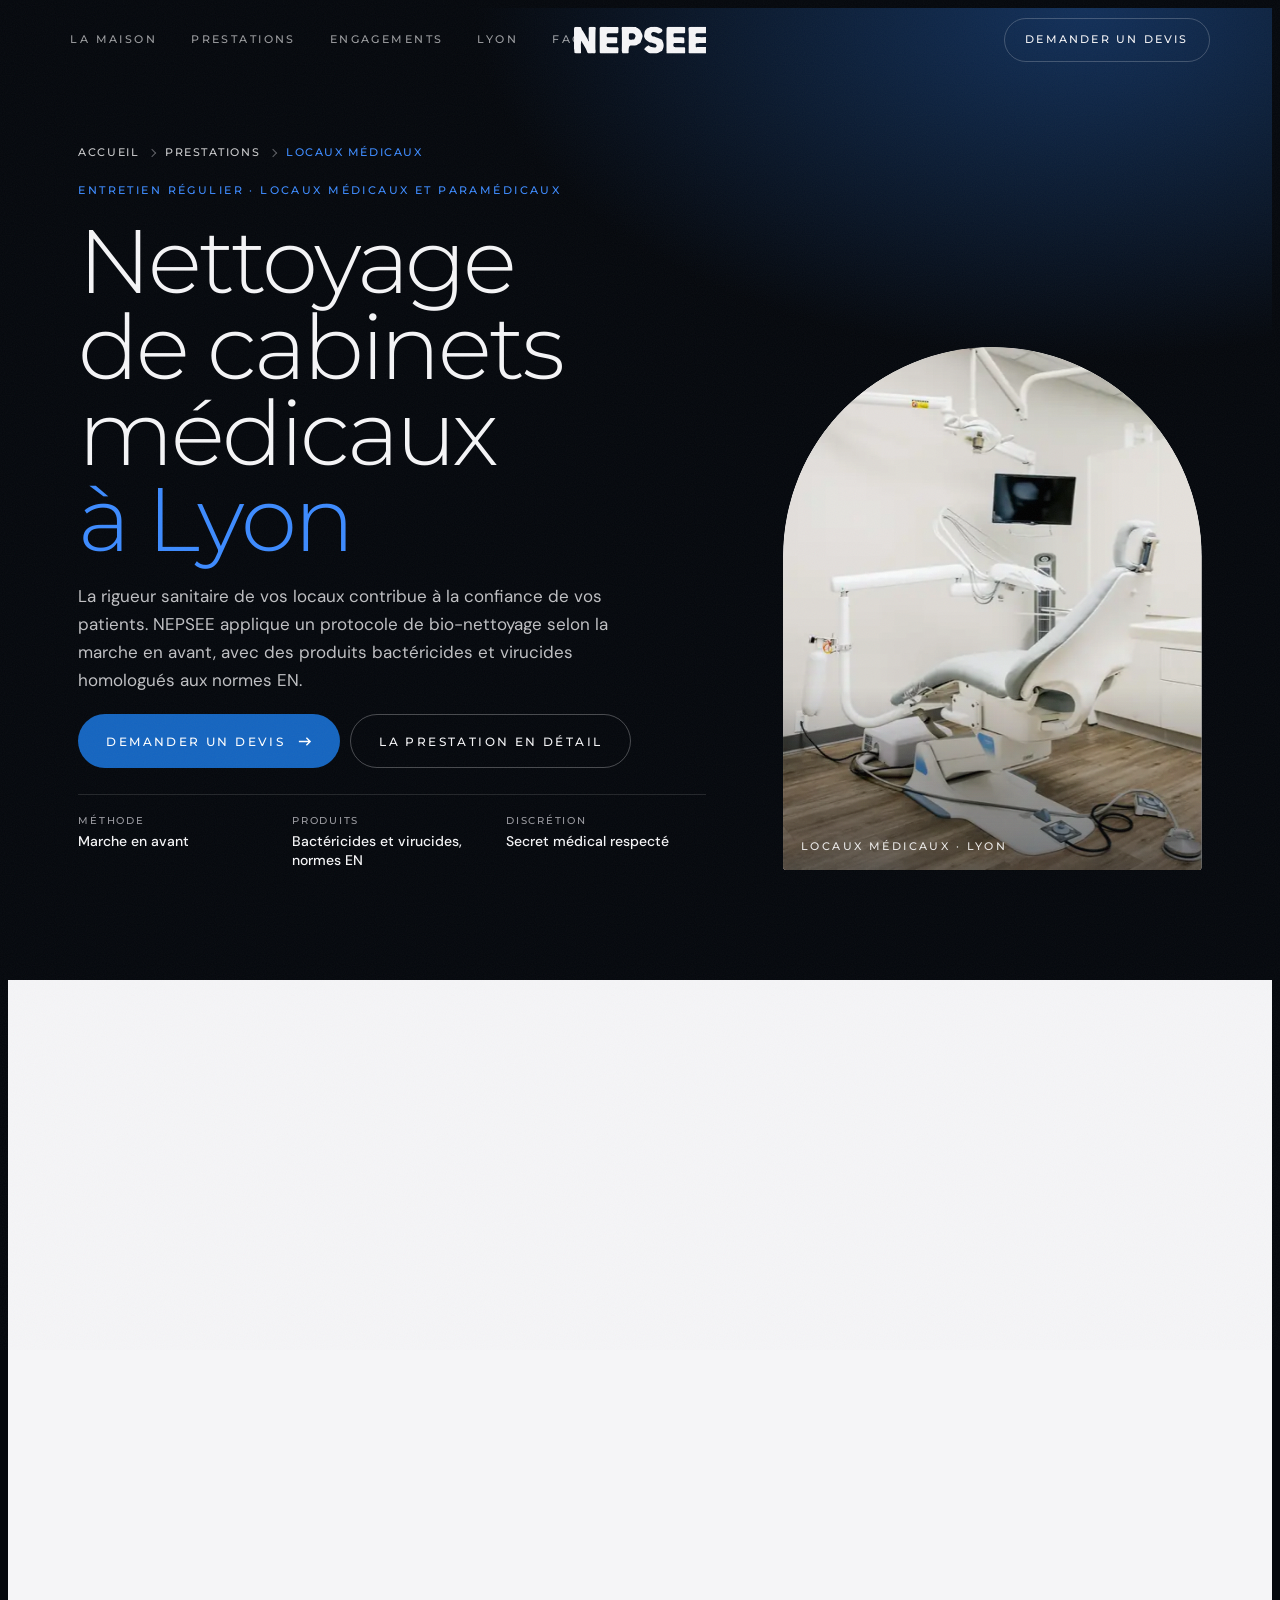
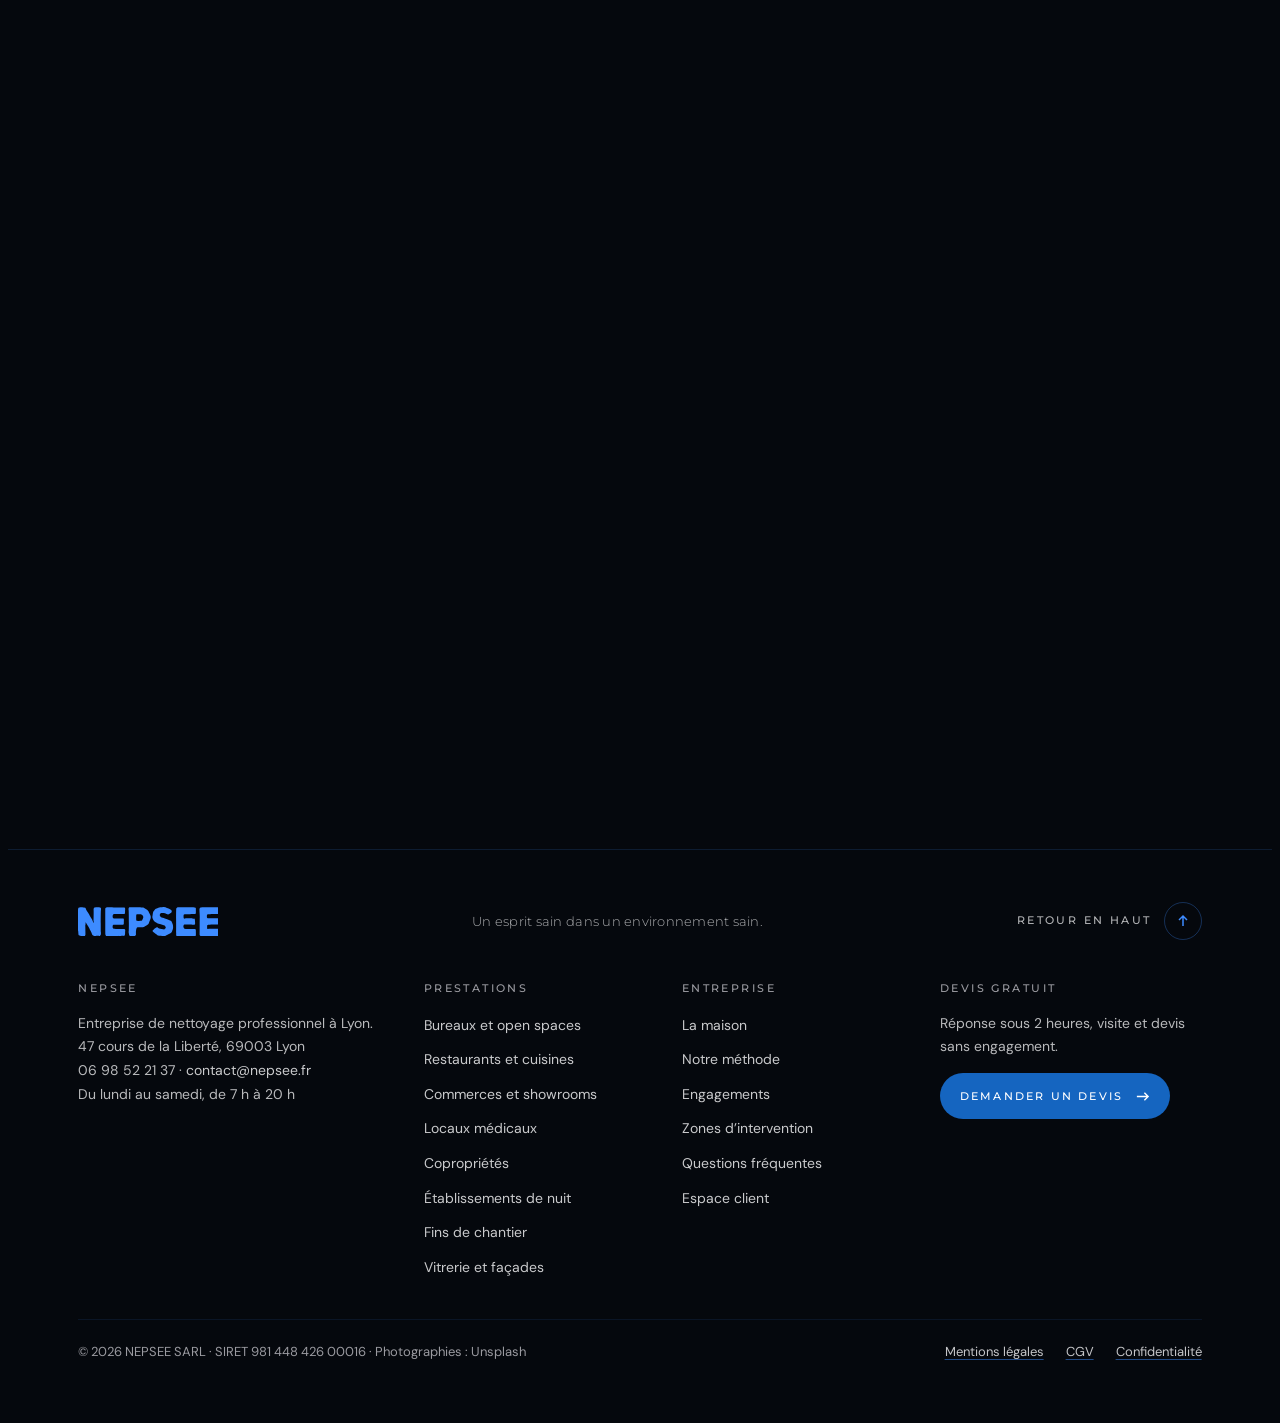
<file: nettoyage-cabinet-medical-lyon.html>
<!doctype html>
<html lang="fr">
<head>
<meta charset="utf-8">
<meta name="viewport" content="width=device-width,initial-scale=1,viewport-fit=cover">
<title>Nettoyage de cabinet médical à Lyon | Bio-nettoyage · NEPSEE</title>
<meta name="description" content="Bio-nettoyage de cabinets médicaux, dentaires et paramédicaux à Lyon : marche en avant, produits virucides aux normes EN, secret médical respecté.">
<meta name="robots" content="index,follow,max-image-preview:large">
<meta name="theme-color" content="#05080d">
<link rel="canonical" href="https://www.nepsee.fr/nettoyage-cabinet-medical-lyon.html">
<link rel="icon" type="image/svg+xml" href="favicon.svg">
<link rel="icon" type="image/png" href="favicon.png">
<link rel="apple-touch-icon" href="apple-touch-icon.png">
<meta property="og:type" content="website">
<meta property="og:locale" content="fr_FR">
<meta property="og:site_name" content="NEPSEE">
<meta property="og:title" content="Nettoyage de cabinet médical à Lyon | Bio-nettoyage · NEPSEE">
<meta property="og:description" content="Bio-nettoyage de cabinets médicaux, dentaires et paramédicaux à Lyon : marche en avant, produits virucides aux normes EN, secret médical respecté.">
<meta property="og:url" content="https://www.nepsee.fr/nettoyage-cabinet-medical-lyon.html">
<meta property="og:image" content="https://www.nepsee.fr/img/og.jpg">
<meta property="og:image:width" content="1200">
<meta property="og:image:height" content="630">
<meta name="twitter:card" content="summary_large_image">
<link rel="preload" href="fonts/montserrat-latin-400-normal.woff2" as="font" type="font/woff2" crossorigin>
<link rel="preload" href="fonts/dm-sans-latin-400-normal.woff2" as="font" type="font/woff2" crossorigin>
<link rel="preload" as="image" href="img/u/cabinet-720x900.webp" imagesrcset="img/u/cabinet-480x600.webp 480w, img/u/cabinet-720x900.webp 720w, img/u/cabinet-960x1200.webp 960w" imagesizes="(min-width: 900px) 34vw, 92vw" fetchpriority="high">
<link rel="stylesheet" href="css/site.css">
<script>document.documentElement.classList.add('js');if(matchMedia('(prefers-reduced-motion: reduce)').matches)document.documentElement.classList.add('hero-ready');setTimeout(function(){document.documentElement.classList.add('hero-ready','media-ready')},2200)</script>
<script type="application/ld+json">{"@context":"https://schema.org","@graph":[{"@type":"LocalBusiness","@id":"https://www.nepsee.fr/#entreprise","name":"NEPSEE","url":"https://www.nepsee.fr/","telephone":"+33698522137","email":"contact@nepsee.fr","image":"https://www.nepsee.fr/img/og.jpg","logo":"https://www.nepsee.fr/apple-touch-icon.png","address":{"@type":"PostalAddress","streetAddress":"47 cours de la Liberté","postalCode":"69003","addressLocality":"Lyon","addressRegion":"Auvergne-Rhône-Alpes","addressCountry":"FR"}},{"@type":"Service","@id":"https://www.nepsee.fr/nettoyage-cabinet-medical-lyon.html#service","name":"Bio-nettoyage de locaux médicaux à Lyon","serviceType":"Bio-nettoyage de locaux médicaux","description":"Bio-nettoyage de cabinets médicaux, dentaires et paramédicaux à Lyon : marche en avant, produits virucides aux normes EN, secret médical respecté.","provider":{"@id":"https://www.nepsee.fr/#entreprise"},"areaServed":[{"@type":"City","name":"Lyon"},{"@type":"AdministrativeArea","name":"Métropole de Lyon"}],"url":"https://www.nepsee.fr/nettoyage-cabinet-medical-lyon.html","image":"https://www.nepsee.fr/img/u/cabinet-1200x900.webp"},{"@type":"BreadcrumbList","itemListElement":[{"@type":"ListItem","position":1,"name":"Accueil","item":"https://www.nepsee.fr/"},{"@type":"ListItem","position":2,"name":"Prestations","item":"https://www.nepsee.fr/index.html#prestations"},{"@type":"ListItem","position":3,"name":"Locaux médicaux","item":"https://www.nepsee.fr/nettoyage-cabinet-medical-lyon.html"}]},{"@type":"FAQPage","mainEntity":[{"@type":"Question","name":"Qu’est-ce que le bio-nettoyage ?","acceptedAnswer":{"@type":"Answer","text":"C’est une méthode qui associe nettoyage et désinfection pour réduire la contamination des surfaces. Elle suit le principe de la marche en avant : on traite d’abord les zones les plus propres, puis les plus sales."}},{"@type":"Question","name":"Quels produits utilisez-vous ?","acceptedAnswer":{"@type":"Answer","text":"Des produits bactéricides et virucides homologués aux normes EN, choisis selon la nature des surfaces à traiter."}},{"@type":"Question","name":"Intervenez-vous en dehors des consultations ?","acceptedAnswer":{"@type":"Answer","text":"Oui. Les passages sont planifiés en dehors de vos horaires de consultation, tôt le matin ou en soirée."}}]}]}</script>
</head>
<body class="sp" data-type="Local médical ou paramédical">
<svg width="0" height="0" style="position:absolute" aria-hidden="true">
  <symbol id="emblem" viewBox="0 0 233 232"><path d="M73.2 231.6C72.9 231.4 72.1 231.2 71.4 231.1C66.6 230.6 56.3 228.8 54.6 228.4C53.1 227.9 40.8 223.1 39.2 222.3C37.1 221.2 35.6 219.9 25.6 209.9C15.4 199.8 13.6 197.9 12.7 196.0C12.1 194.8 9.7 187.3 8.5 183.1C6.9 177.2 6.8 176.9 4.6 174.9C1.6 172.2 1.5 171.7 3.2 164.9C4.3 160.7 5.6 154.8 6.9 148.1C8.4 140.4 12.6 127.5 14.7 124.4C15.8 122.7 20.5 117.7 26.0 112.4C27.2 111.3 28.7 109.7 29.4 108.8C30.2 108.0 31.5 106.8 32.3 106.3C33.1 105.8 35.2 104.4 37.0 103.3C38.8 102.1 41.6 100.5 43.5 99.6C45.4 98.7 47.7 97.7 48.6 97.2C51.4 95.8 57.6 94.4 64.2 93.6C76.7 92.2 78.4 92.2 82.1 93.0C83.5 93.3 86.1 93.7 87.9 94.0C99.3 95.7 99.6 95.8 101.1 96.6C102.2 97.2 103.3 98.6 103.2 99.5C103.2 100.4 102.5 101.3 100.6 102.6C98.3 104.3 95.6 107.5 93.8 110.9C93.3 111.7 92.3 113.2 91.6 114.2C90.9 115.3 89.9 116.8 89.5 117.6C89.0 118.5 87.9 120.3 87.0 121.6C86.1 123.0 85.0 124.9 84.6 125.9C84.3 126.8 83.5 128.6 83.1 129.9C82.6 131.1 81.8 133.5 81.3 135.2C80.8 137.0 80.2 139.4 79.8 140.6C78.6 145.1 78.0 148.6 77.8 152.9C77.6 155.2 77.3 160.5 77.1 164.6C76.6 173.2 76.5 172.3 78.7 178.9C79.4 180.9 80.5 184.6 81.0 187.0C83.1 196.0 83.5 196.8 89.9 206.5C92.7 210.8 95.3 214.8 95.7 215.4C97.1 217.4 98.1 218.7 100.1 220.8C102.4 223.1 102.7 223.7 101.7 224.8C101.0 225.8 99.3 226.6 96.0 227.5C94.4 228.0 91.0 228.9 88.4 229.7C85.8 230.4 83.5 231.0 83.3 231.0C83.1 231.0 82.5 231.2 82.1 231.5C81.0 232.1 74.3 232.2 73.2 231.6ZM150.0 230.3C149.1 230.0 146.6 229.1 144.4 228.2C142.2 227.3 139.5 226.2 138.4 225.8C137.3 225.3 136.0 224.8 135.5 224.6C135.0 224.4 133.6 223.8 132.2 223.3C127.6 221.6 127.7 221.7 115.6 209.7C103.9 198.0 103.6 197.7 102.6 194.4C101.8 192.1 99.5 184.7 99.1 183.2C98.9 182.6 98.2 180.3 97.4 178.1L96.0 174.0L96.0 169.5C96.0 157.6 97.0 149.7 99.7 141.2C101.7 134.9 103.7 134.3 108.4 138.8C110.9 141.2 112.2 142.1 115.6 143.9C117.1 144.7 119.5 146.0 120.8 146.9C123.0 148.3 126.7 150.0 127.5 150.0C127.7 150.0 128.8 150.4 130.1 151.0C131.3 151.5 133.8 152.5 135.5 153.2C137.2 153.9 141.0 155.4 143.9 156.6C146.8 157.8 149.9 158.8 150.7 159.0C151.7 159.2 155.8 159.3 163.9 159.2L175.6 159.1L178.2 158.3C179.7 157.8 181.9 157.2 183.1 156.8C186.9 155.8 195.8 153.3 198.1 152.6C199.7 152.1 203.3 150.3 204.9 149.2C206.8 147.9 207.7 147.4 211.4 145.8C213.3 144.9 215.5 143.8 216.2 143.3C216.9 142.8 218.8 141.5 220.4 140.4C222.0 139.3 223.5 138.2 223.8 137.9C227.0 135.0 227.6 134.8 229.0 135.8C230.2 136.6 231.2 139.1 232.0 143.0C232.1 143.8 232.4 144.6 232.6 144.8C233.2 145.2 233.2 178.9 232.7 179.5C232.5 179.7 232.0 181.3 231.5 183.0C231.1 184.7 230.6 186.4 230.5 186.8C230.4 187.1 229.9 188.7 229.5 190.2C228.3 194.6 227.7 196.3 226.7 197.8C225.6 199.4 206.3 218.7 204.1 220.3C201.6 222.2 199.0 223.6 196.9 224.3C194.8 225.0 193.8 225.3 187.6 227.0C185.6 227.6 182.5 228.5 180.9 228.9C179.2 229.4 177.3 230.0 176.5 230.2C174.2 230.8 152.2 230.9 150.0 230.3ZM169.2 141.0C167.3 140.8 164.1 140.4 162.2 140.2C155.1 139.3 147.0 138.0 145.2 137.4C141.7 136.1 139.0 133.9 139.0 132.2C139.0 131.3 139.2 131.1 141.6 128.7C143.8 126.5 144.3 125.8 145.3 123.8C146.0 122.5 147.3 120.4 148.3 119.0C149.3 117.7 150.4 116.0 150.7 115.3C153.1 110.3 154.2 108.3 155.8 105.8C158.4 101.9 158.6 101.2 159.9 93.4C160.5 89.7 161.2 85.2 161.5 83.5C162.3 79.3 162.6 55.6 161.9 53.0C161.5 51.3 161.3 51.0 155.4 36.4C154.3 33.8 153.1 30.8 152.7 29.8C151.4 26.3 151.1 25.9 149.6 23.6C148.8 22.4 147.9 20.9 147.6 20.3C146.8 18.8 142.5 13.1 141.4 12.0C137.4 8.2 138.3 6.2 145.1 4.3C146.9 3.7 149.1 3.0 150.0 2.6C152.7 1.7 154.8 1.5 163.0 1.8C173.2 2.1 174.1 2.2 177.3 3.0C181.1 4.1 180.8 4.0 187.5 5.7C198.0 8.4 198.5 8.6 201.2 10.8C202.1 11.5 205.0 13.8 207.5 15.9C225.7 30.6 224.4 29.3 225.6 34.1C226.8 38.8 228.2 42.8 230.7 48.4C231.0 48.9 231.5 50.4 231.8 51.6C232.2 52.7 232.6 53.8 232.8 53.9C233.2 54.1 233.1 89.2 232.6 89.7C232.5 89.9 232.1 90.7 231.9 91.5C231.7 92.3 231.2 94.2 230.7 95.8C229.3 101.0 228.9 101.8 226.6 104.3C225.5 105.5 224.0 107.4 223.3 108.4C222.0 110.5 215.2 119.1 211.8 123.1C209.3 125.9 206.5 128.2 203.6 129.5C196.0 133.1 193.7 134.1 188.6 136.1C185.5 137.4 181.6 139.0 180.1 139.6C175.3 141.7 174.9 141.7 169.2 141.0ZM10.4 96.3C8.5 95.1 8.0 94.0 7.5 89.2C7.1 85.9 6.8 84.6 5.8 81.7C4.7 78.6 4.5 75.2 5.3 72.7C5.5 72.0 5.9 70.2 6.1 68.9C6.3 67.5 6.6 65.6 6.8 64.8C6.9 63.9 7.1 60.3 7.1 56.9C7.2 47.8 7.6 46.2 11.5 40.3C12.7 38.4 14.7 35.1 15.9 32.8C18.4 28.6 19.3 27.4 22.1 25.6C23.9 24.4 25.4 23.0 26.4 21.5C28.4 18.4 29.1 17.7 33.3 14.7C43.1 7.7 45.1 6.6 51.1 6.0C53.3 5.8 56.4 5.0 57.1 4.5C57.7 4.1 61.2 3.2 63.7 2.9C65.2 2.7 66.9 2.4 67.6 2.3C68.3 2.1 70.4 1.8 72.2 1.5C74.1 1.2 76.4 0.7 77.3 0.4C79.0 -0.1 79.1 -0.1 79.8 0.3C80.3 0.6 82.0 1.1 83.8 1.6C85.5 2.1 87.9 2.8 89.2 3.1C90.6 3.5 93.8 4.3 96.5 5.0C103.3 6.8 103.3 6.8 110.2 11.3C113.6 13.6 118.2 16.6 120.4 18.1C122.7 19.6 125.0 21.2 125.7 21.8C126.8 22.8 128.0 24.9 128.0 25.8C128.0 26.1 128.2 27.0 128.5 27.8C129.0 29.2 129.7 30.4 132.2 33.9C132.7 34.6 133.5 36.0 134.2 37.0C134.8 38.0 136.3 40.5 137.5 42.5C141.4 48.9 143.0 51.7 143.5 53.0C144.3 55.4 143.6 84.5 142.7 86.9C141.9 88.9 138.9 94.0 137.8 95.1C135.5 97.5 132.7 96.6 126.2 91.0C123.5 88.7 121.4 87.2 118.6 85.7C117.5 85.2 115.9 84.3 115.0 83.8C109.1 80.6 105.2 78.8 101.6 77.7C100.1 77.2 97.2 76.6 92.3 76.0C87.8 75.4 84.6 74.9 81.6 74.4C79.7 74.1 77.2 74.0 68.7 73.9C56.7 73.9 57.6 73.7 55.1 76.0C53.2 77.7 52.6 77.9 49.4 78.1C46.4 78.3 42.7 78.9 41.9 79.3C41.6 79.5 40.3 80.3 39.0 81.1C37.6 82.0 35.7 83.0 34.4 83.5C32.3 84.2 29.9 85.6 28.5 86.9C27.4 88.0 26.0 88.9 23.1 90.3C20.9 91.5 19.8 92.2 18.1 93.8C15.0 96.6 12.3 97.5 10.4 96.3Z"/></symbol>
  <symbol id="wordmark" viewBox="0 0 488 101"><path d="M8.1 100.3C7.7 99.8 7.3 99.7 5.8 99.5C4.0 99.3 3.8 99.2 3.0 98.3C1.7 97.0 1.5 96.1 1.2 91.1C1.0 86.6 0.6 83.7 0.2 83.0C0.1 82.7 0.0 68.8 0.0 44.8C0.0 7.8 0.0 7.1 0.5 6.0C0.8 5.4 1.0 4.8 1.0 4.6C1.0 3.8 3.1 2.1 4.5 1.8C8.5 0.9 14.3 0.8 17.8 1.4C19.0 1.6 20.8 1.9 21.7 2.0C24.9 2.4 26.3 3.5 27.4 6.4C29.3 11.7 29.2 11.4 33.4 17.8C37.2 23.5 38.1 25.0 39.7 28.1C43.7 35.5 43.8 35.8 46.3 39.6C49.0 43.7 49.6 44.7 50.4 46.7C52.9 53.1 54.1 55.2 54.9 54.5C55.4 54.1 55.3 52.7 54.5 49.8C54.0 48.1 54.0 47.5 54.1 44.6C54.4 39.0 54.7 13.8 54.4 10.1C54.2 5.6 54.4 4.8 56.0 3.2C57.5 1.7 59.4 1.3 66.8 1.0C74.2 0.6 76.6 1.0 78.7 2.9C80.7 4.7 80.8 5.8 79.8 11.1C79.2 14.6 79.0 83.5 79.6 86.8C80.0 88.5 80.0 89.8 79.9 92.2C79.8 96.0 79.4 97.1 77.5 99.4L76.1 101.0L74.2 100.9C73.2 100.9 71.5 100.6 70.5 100.4C67.6 99.7 64.6 99.7 64.0 100.4C63.3 101.3 55.5 101.3 54.8 100.5C54.6 100.2 53.8 99.8 53.0 99.5C50.3 98.5 49.2 97.1 48.3 93.7C48.0 92.6 47.4 91.0 47.0 90.0C46.5 89.1 45.9 87.5 45.5 86.3C45.1 85.2 44.1 83.2 43.3 81.8C42.5 80.5 40.8 77.3 39.6 74.7C38.3 72.2 36.4 68.8 35.4 67.3C34.3 65.7 32.8 63.2 31.9 61.6C28.7 56.0 27.2 53.8 26.6 53.8C26.0 53.8 26.0 54.2 26.3 56.5C26.5 58.5 26.5 58.8 25.9 61.6C25.2 64.6 25.2 64.6 25.5 69.6C25.6 72.4 25.8 79.6 25.8 85.8L25.9 96.9L25.1 98.6C24.6 99.5 24.3 100.5 24.2 100.7C24.2 100.9 22.9 101.0 16.4 101.0L8.6 101.0L8.1 100.3ZM96.8 99.0C94.9 95.3 95.0 99.6 95.0 50.1L94.9 5.8L95.5 4.6C96.2 3.2 97.5 2.1 99.1 1.6C100.9 1.1 116.9 1.0 124.6 1.5C132.1 2.0 156.1 2.0 158.6 1.6C160.9 1.2 161.9 1.4 163.1 2.7C164.4 4.1 164.6 5.5 164.3 8.7C164.1 10.2 164.0 13.6 164.0 16.4C164.0 22.2 163.8 23.0 161.8 24.2L160.7 24.8L143.2 24.8C123.9 24.9 124.5 24.8 122.8 26.4C121.4 27.6 121.0 28.6 120.8 31.3C120.5 36.2 121.1 38.1 123.5 39.3L124.6 39.9L141.0 39.9L157.4 39.9L158.2 40.5C160.0 41.8 160.1 42.4 159.9 48.4C159.7 51.3 159.7 54.9 159.7 56.4C159.8 59.6 159.6 60.3 158.1 61.4L157.2 62.1L140.2 62.1L123.3 62.1L122.4 62.8C121.9 63.2 121.3 64.0 121.1 64.4C120.6 65.5 120.6 70.7 121.0 72.3C121.4 73.6 122.8 75.4 123.9 75.9C125.1 76.4 136.2 76.7 150.3 76.7L161.9 76.8L162.8 77.3C163.2 77.6 163.9 78.4 164.2 79.1C164.8 80.3 164.8 80.3 164.5 83.0C164.3 84.4 164.2 87.8 164.1 90.5C164.1 95.8 163.8 97.1 162.4 99.3C162.0 99.8 161.8 100.4 161.8 100.6C161.8 101.2 158.3 101.2 157.3 100.6C156.6 100.2 156.4 100.2 155.5 100.5C154.0 101.0 142.6 101.2 141.8 100.7C141.5 100.5 141.2 100.5 140.8 100.7C140.4 100.9 134.0 101.0 119.1 101.0L97.8 101.0L96.8 99.0ZM180.2 100.7C180.2 100.5 179.8 99.8 179.3 99.0C178.0 97.2 177.9 96.8 177.1 91.7L176.4 87.4L176.9 83.1C177.6 76.1 177.3 15.4 176.5 11.4C175.5 6.0 176.3 2.6 178.8 1.2C179.4 0.9 206.8 0.9 212.1 1.2C225.6 2.1 227.9 2.3 229.4 2.7C231.4 3.3 241.5 10.0 243.4 11.9C244.1 12.6 245.0 13.9 245.5 14.8C245.9 15.7 247.4 18.9 248.9 21.9C255.0 34.3 255.0 35.3 250.4 46.9C249.6 48.8 248.4 52.0 247.7 54.1C245.8 59.9 245.8 59.9 240.2 63.4C239.8 63.7 237.6 65.1 235.4 66.6C233.2 68.0 230.9 69.4 230.4 69.6C229.1 70.2 225.4 70.4 216.2 70.6C211.9 70.7 207.9 70.9 207.4 71.0C205.7 71.5 204.2 73.2 203.6 75.5C202.3 79.7 201.5 88.9 202.0 93.1C202.4 96.9 201.7 98.4 198.8 100.2L197.6 101.0L188.9 101.0C182.2 101.0 180.2 100.9 180.2 100.7ZM282.3 100.6C282.1 100.4 281.2 100.0 280.2 99.6C279.2 99.2 277.8 98.5 277.0 98.1C274.6 96.5 266.3 90.4 262.4 87.2C259.8 85.1 259.4 83.3 261.0 81.3C261.6 80.6 262.1 80.0 262.2 80.0C262.4 80.0 263.9 78.6 265.7 76.9C268.5 74.2 269.2 73.7 271.9 72.3C275.9 70.1 276.3 70.1 278.6 72.1C280.4 73.6 281.6 74.3 283.6 75.0C284.3 75.3 285.7 75.8 286.6 76.1C289.3 77.1 292.7 77.7 296.7 77.9L300.2 78.1L301.5 77.3C303.8 75.8 306.2 72.4 305.9 71.0C305.6 70.0 303.6 66.5 302.6 65.4C301.3 64.1 300.4 63.7 296.4 62.6C294.4 62.1 292.0 61.4 291.0 61.1C290.0 60.8 287.3 60.0 285.0 59.5C279.4 58.2 277.2 57.3 273.9 55.3C266.7 50.8 263.8 47.8 261.3 42.5C259.0 37.6 258.7 35.9 259.4 32.4C259.6 31.4 259.9 29.5 260.1 28.1C261.9 15.9 261.7 16.6 266.4 11.0C269.5 7.3 270.2 6.8 274.2 5.3C275.5 4.9 277.4 4.0 278.4 3.5C281.2 1.9 283.5 1.5 293.6 0.9C295.0 0.8 296.6 0.5 297.1 0.4C298.6 -0.2 301.2 -0.1 302.4 0.5C302.9 0.8 303.5 1.0 303.8 1.0C304.0 1.0 305.9 1.6 308.0 2.3C319.6 6.4 324.9 9.3 326.2 12.4C327.9 16.5 326.5 19.7 322.0 22.2C321.0 22.7 319.3 23.7 318.4 24.4C315.1 26.6 312.9 26.6 308.8 24.5C305.1 22.6 301.7 21.4 298.5 21.0C295.9 20.7 291.5 20.7 290.0 21.0C287.6 21.7 285.0 25.5 285.0 28.5C285.0 29.9 285.6 31.2 287.2 33.2C289.3 35.8 289.9 36.1 294.8 37.4C299.7 38.6 299.9 38.7 312.8 43.9C315.6 45.0 318.6 46.2 319.5 46.6C324.9 48.9 326.1 49.9 327.6 54.2C328.0 55.4 328.6 57.0 329.1 57.9C331.7 63.1 332.3 71.9 330.5 78.0C329.8 80.2 328.1 84.8 327.3 86.6C326.2 89.0 324.0 90.7 318.9 93.2C307.8 98.7 306.2 99.5 305.9 100.5C305.7 101.0 305.3 101.0 294.1 101.0C284.4 101.0 282.5 100.9 282.3 100.6ZM342.6 98.8C342.1 96.9 342.0 96.4 342.2 94.3C342.4 92.6 342.3 91.4 342.1 90.2C341.9 88.8 341.9 85.9 342.0 78.5C342.1 73.1 342.1 62.4 342.0 54.9C341.8 34.8 342.1 6.4 342.5 5.2C343.0 3.8 344.8 1.9 346.1 1.4C347.1 1.0 348.7 0.9 372.2 1.0C386.1 1.0 398.5 1.1 399.9 1.3C401.2 1.4 403.6 1.5 405.1 1.5C408.2 1.5 409.1 1.8 410.2 3.1L410.9 4.1L410.9 13.1L410.9 22.1L410.3 23.0C408.8 24.9 410.2 24.8 389.3 24.9C368.3 25.0 369.7 24.9 368.6 27.0C367.8 28.2 367.7 36.1 368.4 38.0C369.3 40.5 370.4 41.0 373.5 40.2C376.9 39.3 395.0 39.3 398.4 40.2C400.3 40.7 400.9 40.8 402.8 40.6L405.0 40.5L406.0 41.4C407.5 42.8 407.7 43.8 408.0 51.4C408.2 55.1 408.2 58.4 408.1 58.9C408.0 59.8 406.4 61.4 405.4 61.6C404.7 61.8 375.0 61.6 373.2 61.4C370.4 61.0 368.4 62.7 367.6 66.2C366.9 69.4 368.0 73.2 370.1 74.9C372.2 76.5 372.7 76.5 390.9 76.5C409.5 76.5 408.9 76.4 410.1 78.2L410.8 79.2L410.9 88.1C411.1 96.8 411.0 97.1 410.5 99.0L409.9 101.0L376.5 101.0L343.1 101.0L342.6 98.8ZM426.5 100.8C426.5 100.6 425.9 99.9 425.3 99.1C423.8 97.5 423.8 97.4 423.9 91.8C424.0 89.3 424.1 76.7 424.1 63.6C424.2 50.6 424.3 38.3 424.4 36.4C424.5 33.1 424.5 30.6 423.7 17.9C423.2 9.1 423.3 6.3 424.0 4.9C424.7 3.4 426.1 2.4 427.9 2.0C429.7 1.6 448.4 1.3 469.6 1.3L488.0 1.2L488.0 13.0L488.0 24.7L477.7 24.8C472.0 24.9 464.3 25.0 460.5 25.0C453.8 25.0 453.6 25.0 452.4 25.6C449.9 26.8 449.2 28.4 449.3 32.8C449.3 36.9 449.9 38.3 452.1 39.1C452.4 39.2 460.6 39.3 470.3 39.3L488.0 39.2L488.0 50.2L488.0 61.2L481.1 61.3C451.5 62.0 452.4 61.9 450.9 64.0L450.1 65.0L450.1 69.8C450.1 74.4 450.2 74.7 450.7 75.4C451.6 76.6 452.4 76.9 454.3 76.4C455.7 76.1 458.1 76.0 472.0 76.0L488.0 76.0L488.0 88.5L488.0 101.0L457.2 101.0C438.2 101.0 426.5 100.9 426.5 100.8ZM220.8 48.2C222.1 47.8 223.7 46.1 224.4 44.4C224.7 43.7 225.4 42.2 225.9 41.0C227.5 37.2 227.7 35.7 227.2 33.2C226.2 29.4 224.0 27.2 219.2 25.5C217.7 24.9 217.3 24.9 211.8 24.9L206.0 24.9L205.0 25.6C203.0 27.1 202.9 27.4 202.8 35.8C202.7 45.7 202.9 46.9 205.5 48.2C206.6 48.8 206.8 48.8 213.2 48.6C217.1 48.5 220.3 48.4 220.8 48.2Z"/></symbol>
  <symbol id="arr" viewBox="0 0 16 16"><path d="M2 8h12M10 4l4 4-4 4" fill="none" stroke="currentColor" stroke-width="1.5"/></symbol>
</svg>

<header class="top">
  <div class="top-in">
    <nav aria-label="Navigation principale">
      <a href="/#maison">La maison</a>
      <a href="/#prestations">Prestations</a>
      <a href="/#engagements">Engagements</a>
      <a href="/#lyon">Lyon</a>
      <a href="/#faq">FAQ</a>
    </nav>
    <div class="act">
      <button class="hbtn" type="button" data-quote>Demander un devis</button>
      <button class="burger" type="button" id="burger" aria-label="Ouvrir le menu" aria-controls="drawer" aria-expanded="false">
        <svg viewBox="0 0 18 18" fill="none" stroke="currentColor" stroke-width="1.5" aria-hidden="true"><path d="M2 6h14M2 12h14"/></svg>
      </button>
    </div>
  </div>
</header>
<a class="flying" id="flying" href="/" aria-label="NEPSEE, accueil"><svg class="logo-svg" viewBox="0 0 488 101" aria-hidden="true"><use href="#wordmark"/></svg></a>

<div class="drawer" id="drawer" hidden>
  <div class="drawer-head">
    <svg class="logo-svg" viewBox="0 0 488 101" role="img" aria-label="NEPSEE"><use href="#wordmark"/></svg>
    <button class="xbtn" type="button" id="drawerX" aria-label="Fermer le menu"><svg viewBox="0 0 16 16" fill="none" stroke="currentColor" stroke-width="1.5" aria-hidden="true"><path d="M3 3l10 10M13 3L3 13"/></svg></button>
  </div>
  <nav aria-label="Menu mobile">
    <a href="/#maison">La maison <small>01</small></a>
    <a href="/#prestations">Prestations <small>02</small></a>
    <a href="/#engagements">Engagements <small>03</small></a>
    <a href="/#lyon">Lyon <small>04</small></a>
    <a href="/#faq">FAQ <small>05</small></a>
  </nav>
  <ul class="drawer-svc" aria-label="Nos prestations">
    <li><a href="nettoyage-bureaux-lyon.html">Bureaux et open spaces</a></li><li><a href="nettoyage-restaurant-lyon.html">Restaurants et cuisines</a></li><li><a href="nettoyage-locaux-commerciaux-lyon.html">Commerces et showrooms</a></li><li><a href="nettoyage-cabinet-medical-lyon.html">Locaux médicaux</a></li><li><a href="nettoyage-copropriete-lyon.html">Copropriétés</a></li><li><a href="nettoyage-etablissement-de-nuit-lyon.html">Établissements de nuit</a></li><li><a href="nettoyage-fin-de-chantier-lyon.html">Fins de chantier</a></li><li><a href="nettoyage-vitres-lyon.html">Vitrerie et façades</a></li>
  </ul>
  <div class="foot">
    <button class="btn btn-blue" type="button" data-quote>Demander un devis <svg aria-hidden="true"><use href="#arr"/></svg></button>
    <p>06 98 52 21 37 · contact@nepsee.fr</p>
  </div>
</div>

<main>
  <section class="sp-hero wrap" aria-labelledby="h1">
    <div class="sp-grid">
      <div class="sp-copy">
        <nav class="crumbs" aria-label="Fil d’Ariane"><ol><li><a href="/">Accueil</a></li><li><a href="/#prestations">Prestations</a></li><li><span aria-current="page">Locaux médicaux</span></li></ol></nav>
        <p class="label">Entretien régulier · Locaux médicaux et paramédicaux</p>
        <h1 id="h1">Nettoyage de cabinets médicaux <span>à Lyon</span></h1>
        <p class="sp-lead">La rigueur sanitaire de vos locaux contribue à la confiance de vos patients. NEPSEE applique un protocole de bio-nettoyage selon la marche en avant, avec des produits bactéricides et virucides homologués aux normes EN.</p>
        <div class="sp-act"><button class="btn btn-blue" type="button" data-quote>Demander un devis <svg aria-hidden="true"><use href="#arr"/></svg></button><a class="btn btn-line" href="#prestation">La prestation en détail</a></div>
        <div class="sp-facts"><div><small>Méthode</small><b>Marche en avant</b></div><div><small>Produits</small><b>Bactéricides et virucides, normes EN</b></div><div><small>Discrétion</small><b>Secret médical respecté</b></div></div>
      </div>
      <figure class="sp-photo ph dk" style="margin:0;background-color:#d4d6d8"><img src="img/u/cabinet-720x900.webp" srcset="img/u/cabinet-480x600.webp 480w, img/u/cabinet-720x900.webp 720w, img/u/cabinet-960x1200.webp 960w" sizes="(min-width: 900px) 34vw, 92vw" width="720" height="900" alt="Cabinet dentaire clair après bio-nettoyage" decoding="async" fetchpriority="high"><figcaption class="label">Locaux médicaux · Lyon</figcaption></figure>
    </div>
  </section>

  <div class="zone light on-light">
    <section class="sp-sec wrap" id="prestation">
      <div class="rowhead" data-reveal><p class="label">La prestation</p><p class="label">Locaux médicaux</p></div>
      <div class="sp-two">
        <div class="sp-text">
          <h2 data-reveal>Un protocole de bio-nettoyage pensé pour les lieux de soin</h2>
          <p data-reveal>Le bio-nettoyage associe nettoyage et désinfection dans un ordre précis, des zones les plus propres vers les plus sales : c’est le principe de la <strong>marche en avant</strong>, qui limite les risques de contamination entre salles de soin, sanitaires et espaces d’attente.</p><p data-reveal>Nos protocoles sont adaptés à chaque type de local de santé, du cabinet médical au centre paramédical. Nos agents interviennent avec une discrétion totale et dans le respect du secret médical.</p>
          <div class="pills" data-reveal aria-label="Locaux concernés"><span>Cabinets médicaux</span><span>Cabinets dentaires</span><span>Kinésithérapeutes</span><span>Centres de santé</span><span>Laboratoires</span><span>Centres paramédicaux</span></div>
        </div>
        <div>
          <h3 class="label" data-reveal style="color:var(--blue);margin-bottom:16px">Ce que comprend la prestation</h3>
          <ul class="checks" data-reveal><li><span><b>Salles de soin</b> : surfaces, mobilier et points de contact</span></li><li><span><b>Désinfection</b> : produits bactéricides et virucides homologués aux normes EN</span></li><li><span><b>Salle d’attente</b> : accueil, assises et surfaces</span></li><li><span><b>Sanitaires</b> : nettoyage, désinfection et réapprovisionnement</span></li><li><span><b>Sols</b> : lavage et désinfection</span></li><li><span><b>Corbeilles</b> : vidage et remplacement des sacs</span></li></ul>
        </div>
      </div>
    </section>

    <section class="sp-sec wrap">
      <div class="sp-two rev">
        <figure class="sp-detail ph" data-reveal data-parallax style="margin:0;background-color:#e7e9ec"><img src="img/u/gants-surface-800x600.webp" srcset="img/u/gants-surface-480x360.webp 480w, img/u/gants-surface-800x600.webp 800w, img/u/gants-surface-1100x825.webp 1100w" sizes="(min-width: 900px) 46vw, 92vw" width="800" height="600" alt="Essuyage soigné d’une surface blanche avec des gants" decoding="async" loading="lazy"></figure>
        <div>
          <p class="label" data-reveal style="color:var(--blue)">Fréquences et horaires</p>
          <h2 class="h-xl" data-reveal style="font-size:clamp(2rem,6vw,3.6rem);margin:12px 0 28px">Une organisation calée sur la vôtre</h2>
          <dl class="spec" data-reveal><div><dt>Locaux</dt><dd>Cabinets médicaux, dentaires, paramédicaux</dd></div><div><dt>Méthode</dt><dd>Bio-nettoyage, marche en avant</dd></div><div><dt>Produits</dt><dd>Normes EN</dd></div><div><dt>Horaires</dt><dd>En dehors des consultations</dd></div><div><dt>Fréquence</dt><dd>Quotidienne à hebdomadaire</dd></div><div><dt>Suivi</dt><dd>Espace client app.nepsee.fr</dd></div></dl>
        </div>
      </div>
    </section>

    <section class="sp-sec wrap" id="methode">
      <div class="rowhead" data-reveal><p class="label">Notre méthode</p><p class="label">De la visite au suivi</p></div>
      <ol class="steps"><li class="step" data-reveal><h3>Prise de contact</h3><p>Appelez-nous ou remplissez le formulaire de devis : nous vous répondons sous deux heures.</p></li><li class="step" data-reveal><h3>Visite et devis</h3><p>Nous visitons vos locaux et vous remettons un devis détaillé, gratuit et sans engagement, valable trois mois.</p></li><li class="step" data-reveal><h3>Mise en place</h3><p>Le planning est adapté à votre activité. Vos agents attitrés sont formés à vos locaux et à vos consignes.</p></li><li class="step" data-reveal><h3>Suivi continu</h3><p>Calendrier, rapports et messagerie dans votre espace client app.nepsee.fr, et contrôles qualité réguliers.</p></li></ol>
    </section>

    <section class="sp-sec wrap" id="faq-presta">
      <div class="rowhead" data-reveal><p class="label">Questions fréquentes</p><p class="label">Locaux médicaux</p></div>
      <div class="sp-two">
        <h2 class="h-xl" data-reveal style="font-size:clamp(2rem,7vw,4rem)">Vos questions sur le bio-nettoyage de locaux médicaux</h2>
        <div class="on-light" data-reveal><div class="faq"><details><summary>Qu’est-ce que le bio-nettoyage ?<span class="ic" aria-hidden="true"><svg viewBox="0 0 14 14" fill="none" stroke="currentColor" stroke-width="1.5"><path d="M7 1v12M1 7h12"/></svg></span></summary><div class="a"><p>C’est une méthode qui associe nettoyage et désinfection pour réduire la contamination des surfaces. Elle suit le principe de la marche en avant : on traite d’abord les zones les plus propres, puis les plus sales.</p></div></details><details><summary>Quels produits utilisez-vous ?<span class="ic" aria-hidden="true"><svg viewBox="0 0 14 14" fill="none" stroke="currentColor" stroke-width="1.5"><path d="M7 1v12M1 7h12"/></svg></span></summary><div class="a"><p>Des produits bactéricides et virucides homologués aux normes EN, choisis selon la nature des surfaces à traiter.</p></div></details><details><summary>Intervenez-vous en dehors des consultations ?<span class="ic" aria-hidden="true"><svg viewBox="0 0 14 14" fill="none" stroke="currentColor" stroke-width="1.5"><path d="M7 1v12M1 7h12"/></svg></span></summary><div class="a"><p>Oui. Les passages sont planifiés en dehors de vos horaires de consultation, tôt le matin ou en soirée.</p></div></details></div></div>
      </div>
    </section>

    <section class="sp-sec wrap">
      <div class="rowhead" data-reveal><p class="label">Nos autres prestations</p><p class="label">Lyon &amp; métropole</p></div>
      <div class="others" data-reveal><a href="nettoyage-bureaux-lyon.html"><div class="ph " style="background-color:#c0a6a6"><img src="img/u/bureaux-560x420.webp" srcset="img/u/bureaux-320x240.webp 320w, img/u/bureaux-560x420.webp 560w" sizes="(min-width: 900px) 22vw, 45vw" width="560" height="420" alt="" decoding="async" loading="lazy"></div><h3>Bureaux et open spaces</h3></a><a href="nettoyage-restaurant-lyon.html"><div class="ph " style="background-color:#c8ccd0"><img src="img/u/cuisine-560x420.webp" srcset="img/u/cuisine-320x240.webp 320w, img/u/cuisine-560x420.webp 560w" sizes="(min-width: 900px) 22vw, 45vw" width="560" height="420" alt="" decoding="async" loading="lazy"></div><h3>Restaurants et cuisines</h3></a><a href="nettoyage-locaux-commerciaux-lyon.html"><div class="ph " style="background-color:#8c7f73"><img src="img/u/boutique-560x420.webp" srcset="img/u/boutique-320x240.webp 320w, img/u/boutique-560x420.webp 560w" sizes="(min-width: 900px) 22vw, 45vw" width="560" height="420" alt="" decoding="async" loading="lazy"></div><h3>Commerces et showrooms</h3></a><a href="nettoyage-copropriete-lyon.html"><div class="ph " style="background-color:#d9d9d9"><img src="img/u/couloir-560x420.webp" srcset="img/u/couloir-320x240.webp 320w, img/u/couloir-560x420.webp 560w" sizes="(min-width: 900px) 22vw, 45vw" width="560" height="420" alt="" decoding="async" loading="lazy"></div><h3>Immeubles et copropriétés</h3></a><a href="nettoyage-etablissement-de-nuit-lyon.html"><div class="ph " style="background-color:#3a2f2a"><img src="img/u/bar-560x420.webp" srcset="img/u/bar-320x240.webp 320w, img/u/bar-560x420.webp 560w" sizes="(min-width: 900px) 22vw, 45vw" width="560" height="420" alt="" decoding="async" loading="lazy"></div><h3>Établissements de nuit</h3></a><a href="nettoyage-fin-de-chantier-lyon.html"><div class="ph " style="background-color:#e3e1de"><img src="img/u/chantier-560x420.webp" srcset="img/u/chantier-320x240.webp 320w, img/u/chantier-560x420.webp 560w" sizes="(min-width: 900px) 22vw, 45vw" width="560" height="420" alt="" decoding="async" loading="lazy"></div><h3>Fins de chantier</h3></a><a href="nettoyage-vitres-lyon.html"><div class="ph " style="background-color:#40464d"><img src="img/u/facade-560x420.webp" srcset="img/u/facade-320x240.webp 320w, img/u/facade-560x420.webp 560w" sizes="(min-width: 900px) 22vw, 45vw" width="560" height="420" alt="" decoding="async" loading="lazy"></div><h3>Vitrerie et façades</h3></a></div>
    </section>
  </div>

  <section id="contact" class="wrap">
    <div class="rowhead" data-reveal><p class="label">Demande de devis</p><p class="label">Réponse sous 2 heures</p></div>
    <div class="ct">
      <h2 data-reveal>Un devis pour vos locaux ? <span>Réponse sous deux heures.</span></h2>
      <div class="ct-side" data-reveal>
        <p>Indiquez le type de locaux, la surface et la fréquence souhaitée. Votre interlocuteur NEPSEE vous recontacte pour organiser une visite et établir votre devis, gratuit et sans engagement.</p>
        <button class="btn btn-blue" type="button" data-quote>Demander un devis <svg aria-hidden="true"><use href="#arr"/></svg></button>
      </div>
    </div>
    <div class="coords" data-reveal>
      <div><p class="label">Téléphone</p><div class="val"><b>06 98 52 21 37</b><button class="copy" type="button" data-copy="06 98 52 21 37">Copier</button></div></div>
      <div><p class="label">E-mail</p><div class="val"><b>contact@nepsee.fr</b><button class="copy" type="button" data-copy="contact@nepsee.fr">Copier</button></div></div>
      <div><p class="label">Horaires</p><div class="val"><b>Lun. – sam., 7 h – 20 h</b></div></div>
      <div><p class="label">Espace client</p><div class="val"><a href="https://app.nepsee.fr" target="_blank" rel="noopener"><b>app.nepsee.fr</b></a></div></div>
    </div>
  </section>
</main>

<footer class="wrap">
  <div class="ft">
    <svg class="logo-svg" viewBox="0 0 488 101" role="img" aria-label="NEPSEE"><use href="#wordmark"/></svg>
    <p class="ft-tag">Un esprit sain dans un environnement sain.</p>
    <button class="backbtn" type="button" id="backTop">Retour en haut <span><svg viewBox="0 0 14 14" fill="none" stroke="currentColor" stroke-width="1.5" aria-hidden="true"><path d="M7 12V2M3 6l4-4 4 4"/></svg></span></button>
  </div>
  <div class="ft-cols">
    <div class="wide"><h2>NEPSEE</h2><p>Entreprise de nettoyage professionnel à Lyon.<br>47 cours de la Liberté, 69003 Lyon<br>06 98 52 21 37 · <a href="mailto:contact@nepsee.fr">contact@nepsee.fr</a><br>Du lundi au samedi, de 7 h à 20 h</p></div>
    <div><h2>Prestations</h2><ul><li><a href="nettoyage-bureaux-lyon.html">Bureaux et open spaces</a></li><li><a href="nettoyage-restaurant-lyon.html">Restaurants et cuisines</a></li><li><a href="nettoyage-locaux-commerciaux-lyon.html">Commerces et showrooms</a></li><li><a href="nettoyage-cabinet-medical-lyon.html">Locaux médicaux</a></li><li><a href="nettoyage-copropriete-lyon.html">Copropriétés</a></li><li><a href="nettoyage-etablissement-de-nuit-lyon.html">Établissements de nuit</a></li><li><a href="nettoyage-fin-de-chantier-lyon.html">Fins de chantier</a></li><li><a href="nettoyage-vitres-lyon.html">Vitrerie et façades</a></li></ul></div>
    <div><h2>Entreprise</h2><ul><li><a href="/#maison">La maison</a></li><li><a href="/#methode">Notre méthode</a></li><li><a href="/#engagements">Engagements</a></li><li><a href="/#zones">Zones d’intervention</a></li><li><a href="/#faq">Questions fréquentes</a></li><li><a href="https://app.nepsee.fr" target="_blank" rel="noopener">Espace client</a></li></ul></div>
    <div class="wide"><h2>Devis gratuit</h2><p>Réponse sous 2 heures, visite et devis sans engagement.</p><p style="margin-top:14px"><button class="btn btn-blue" type="button" data-quote style="min-height:46px;padding:0 20px;font-size:11px">Demander un devis <svg aria-hidden="true"><use href="#arr"/></svg></button></p></div>
  </div>
  <div class="legal">
    <p>© 2026 NEPSEE SARL · SIRET 981 448 426 00016 · Photographies : Unsplash</p>
    <nav aria-label="Informations légales"><a href="mentions-legales.html">Mentions légales</a><a href="cgv.html">CGV</a><a href="confidentialite.html">Confidentialité</a></nav>
  </div>
</footer>

<div class="float-cta" id="floatCta"><button type="button" data-quote>Demander un devis <span><svg aria-hidden="true"><use href="#arr"/></svg></span></button></div>
<div class="grain" aria-hidden="true"></div>

<div class="dlg" id="dlg" role="dialog" aria-modal="true" aria-labelledby="dlgTitle" hidden data-lenis-prevent>
  <div class="card" id="card">
    <div class="card-head"><p class="label">Demande de devis</p><button class="xbtn" type="button" id="dlgX" aria-label="Fermer"><svg viewBox="0 0 16 16" fill="none" stroke="currentColor" stroke-width="1.5" aria-hidden="true"><path d="M3 3l10 10M13 3L3 13"/></svg></button></div>
    <h2 id="dlgTitle">Parlez-nous de vos locaux</h2>
    <p>Quelques informations suffisent pour préparer notre visite. Les champs sans mention sont obligatoires.</p>
    <form id="qf" name="devis" action="devis.php" method="post" data-netlify="true" netlify-honeypot="website" novalidate>
      <div class="f"><label for="q-societe">Société <em>(facultatif)</em></label><input id="q-societe" name="societe" autocomplete="organization"></div>
      <div class="f"><label for="q-nom">Contact</label><input id="q-nom" name="nom" autocomplete="name" required><span class="err"></span></div>
      <div class="f"><label for="q-email">E-mail</label><input id="q-email" name="email" type="email" autocomplete="email" inputmode="email" required><span class="err"></span></div>
      <div class="f"><label for="q-tel">Téléphone</label><input id="q-tel" name="tel" type="tel" autocomplete="tel" inputmode="tel" required><span class="err"></span></div>
      <div class="f"><label for="q-type">Type de locaux</label><select id="q-type" name="type" required><option value="">Choisir</option><option>Bureaux et open spaces</option><option>Restaurant et cuisine professionnelle</option><option>Local commercial</option><option>Local médical ou paramédical</option><option>Immeuble et copropriété</option><option>Établissement de nuit</option><option>Fin de chantier</option><option>Vitrerie et façades</option><option>Autre</option></select><span class="err"></span></div>
      <div class="f"><label for="q-surface">Surface (m²)</label><input id="q-surface" name="surface" type="number" min="10" step="5" inputmode="numeric" required><span class="err"></span></div>
      <div class="f"><label for="q-freq">Fréquence</label><select id="q-freq" name="freq" required><option value="">Choisir</option><option>Quotidienne</option><option>Plusieurs fois par semaine</option><option>Hebdomadaire</option><option>Mensuelle</option><option>Ponctuelle</option></select><span class="err"></span></div>
      <div class="f"><label for="q-horaires">Horaires souhaités <em>(facultatif)</em></label><select id="q-horaires" name="horaires"><option value="">Indifférent</option><option>Tôt le matin</option><option>En journée</option><option>En soirée</option><option>Après fermeture</option><option>Week-end</option></select></div>
      <div class="f full"><label for="q-ville">Code postal et ville</label><input id="q-ville" name="ville" autocomplete="address-level2" placeholder="69003 Lyon" required><span class="err"></span></div>
      <div class="f full"><label for="q-msg">Précisions <em>(facultatif)</em></label><textarea id="q-msg" name="msg" placeholder="Accès, contraintes particulières, date de démarrage souhaitée…"></textarea></div>
      <div class="hp" aria-hidden="true"><label for="q-website">Ne pas remplir</label><input id="q-website" name="website" tabindex="-1" autocomplete="off"></div>
      <input type="hidden" name="t" id="q-t">
      <p class="form-err" id="formErr" hidden></p>
      <div class="ffoot"><small>Vos coordonnées servent uniquement à traiter votre demande. <a href="confidentialite.html">Confidentialité</a></small><button class="btn btn-blue" type="submit" id="qSubmit">Envoyer la demande <svg aria-hidden="true"><use href="#arr"/></svg></button></div>
    </form>
    <div class="done" id="done" hidden>
      <p class="label">Demande envoyée</p>
      <h3>Merci <span id="doneName"></span>, votre demande est bien partie.</h3>
      <p id="doneTxt">Vous allez recevoir un e-mail de confirmation. Votre interlocuteur NEPSEE vous recontacte sous deux heures ouvrées.</p>
      <button class="btn btn-line" type="button" id="doneX">Fermer</button>
    </div>
  </div>
</div>

<script src="js/gsap.min.js" defer></script>
<script src="js/ScrollTrigger.min.js" defer></script>
<script src="js/lenis.min.js" defer></script>
<script src="js/main.js" defer></script>

</body>
</html>
</file>
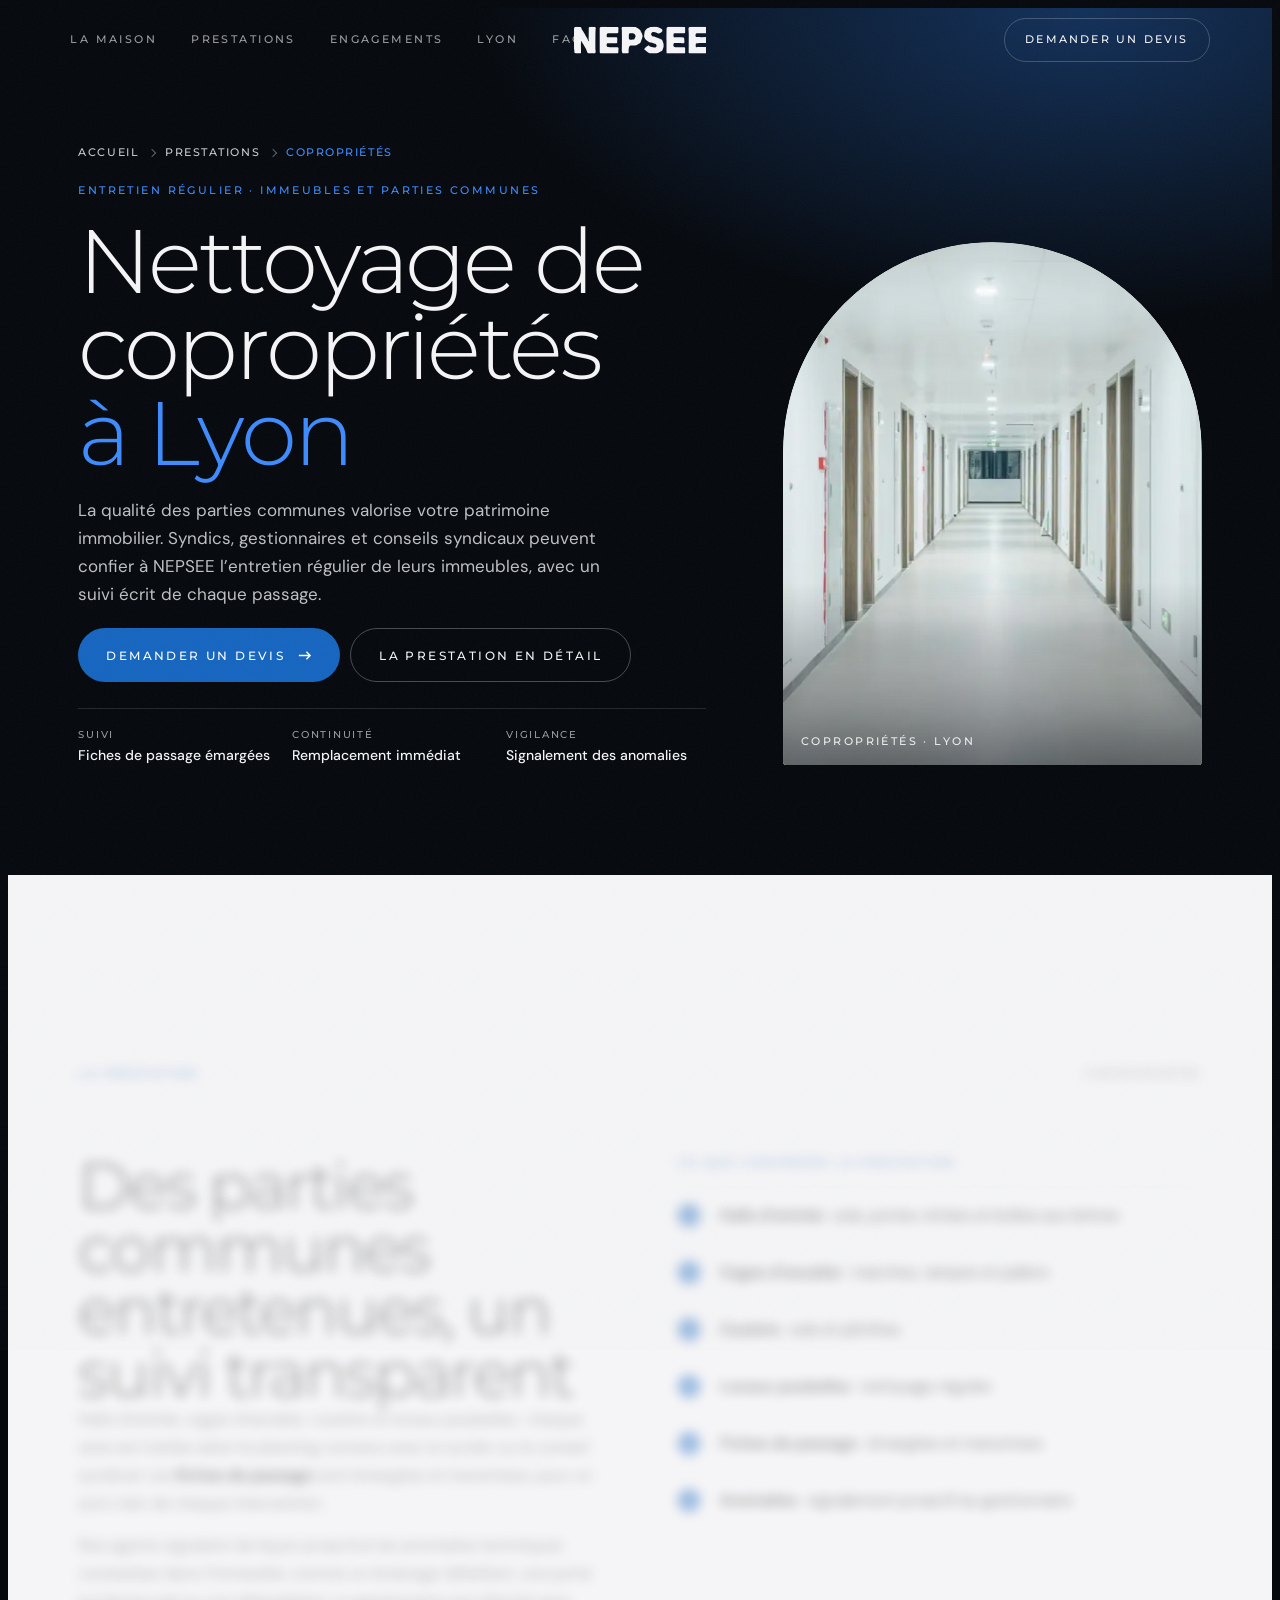
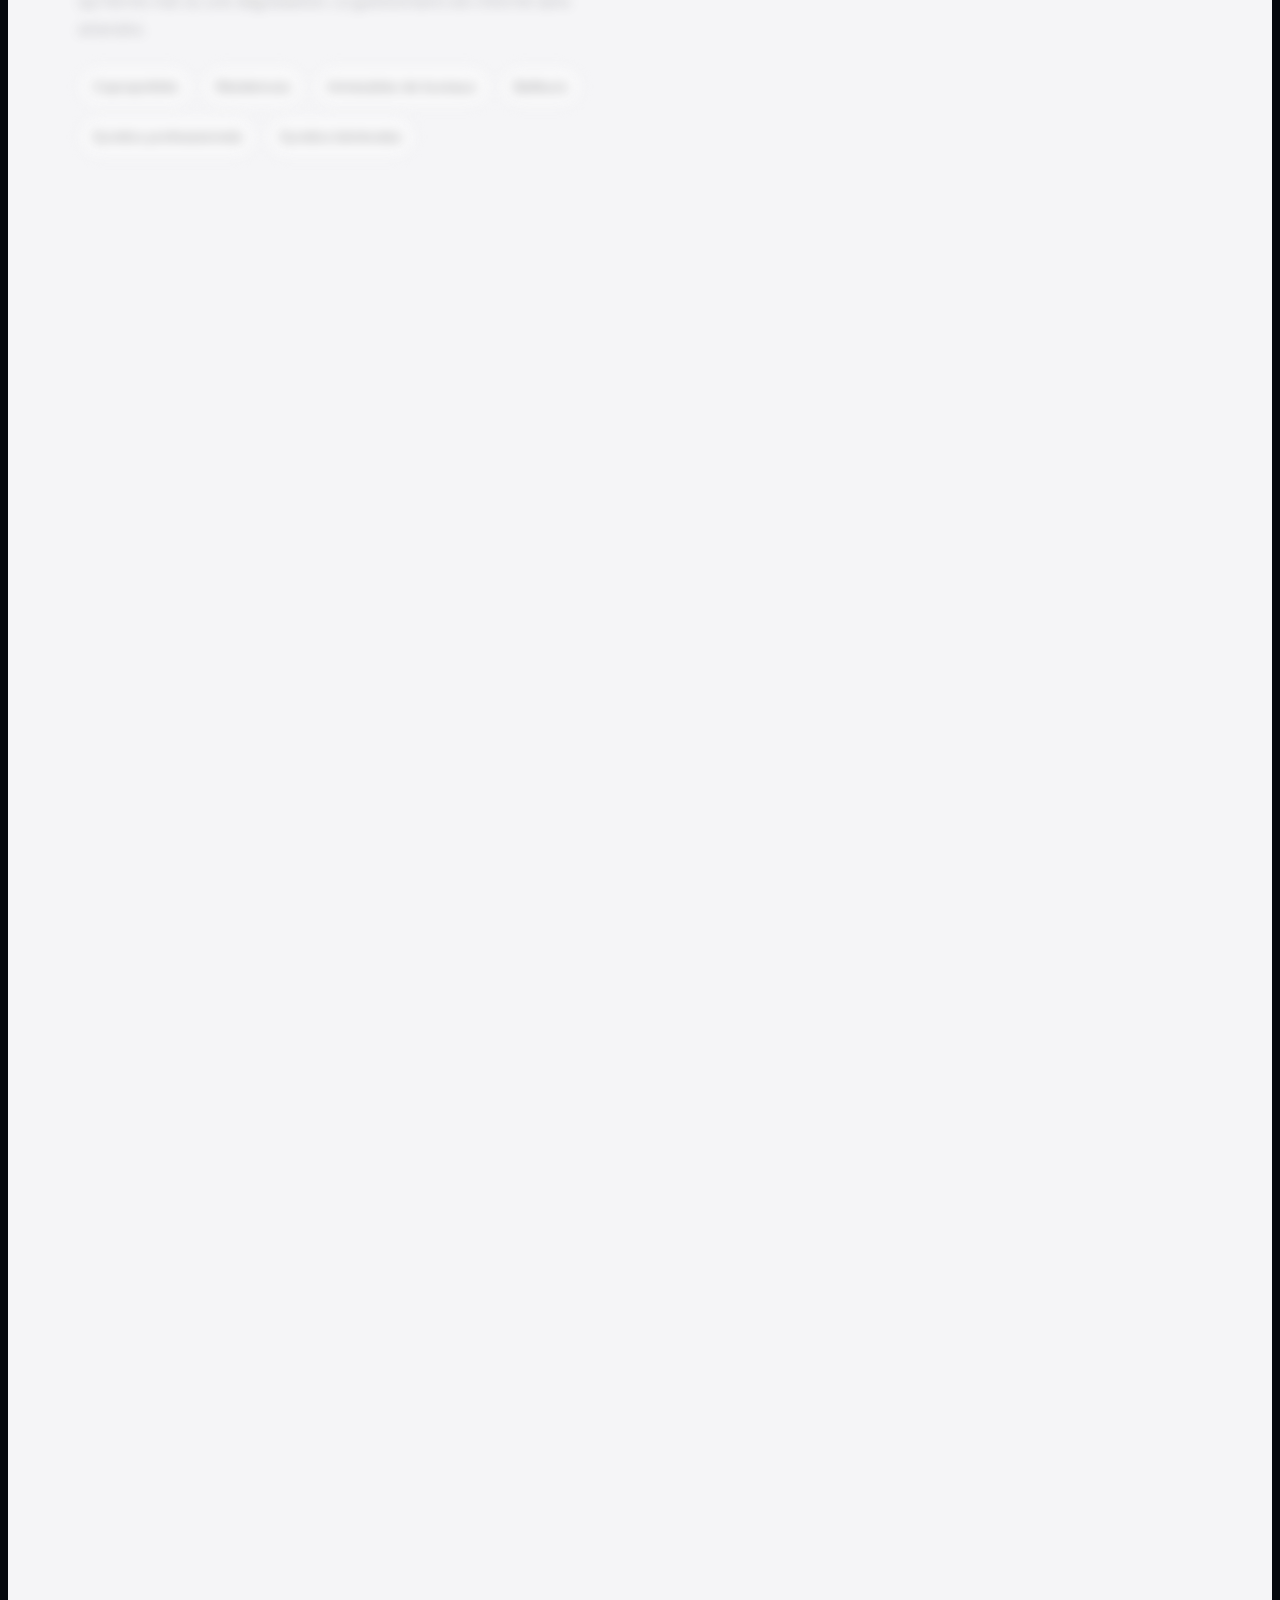
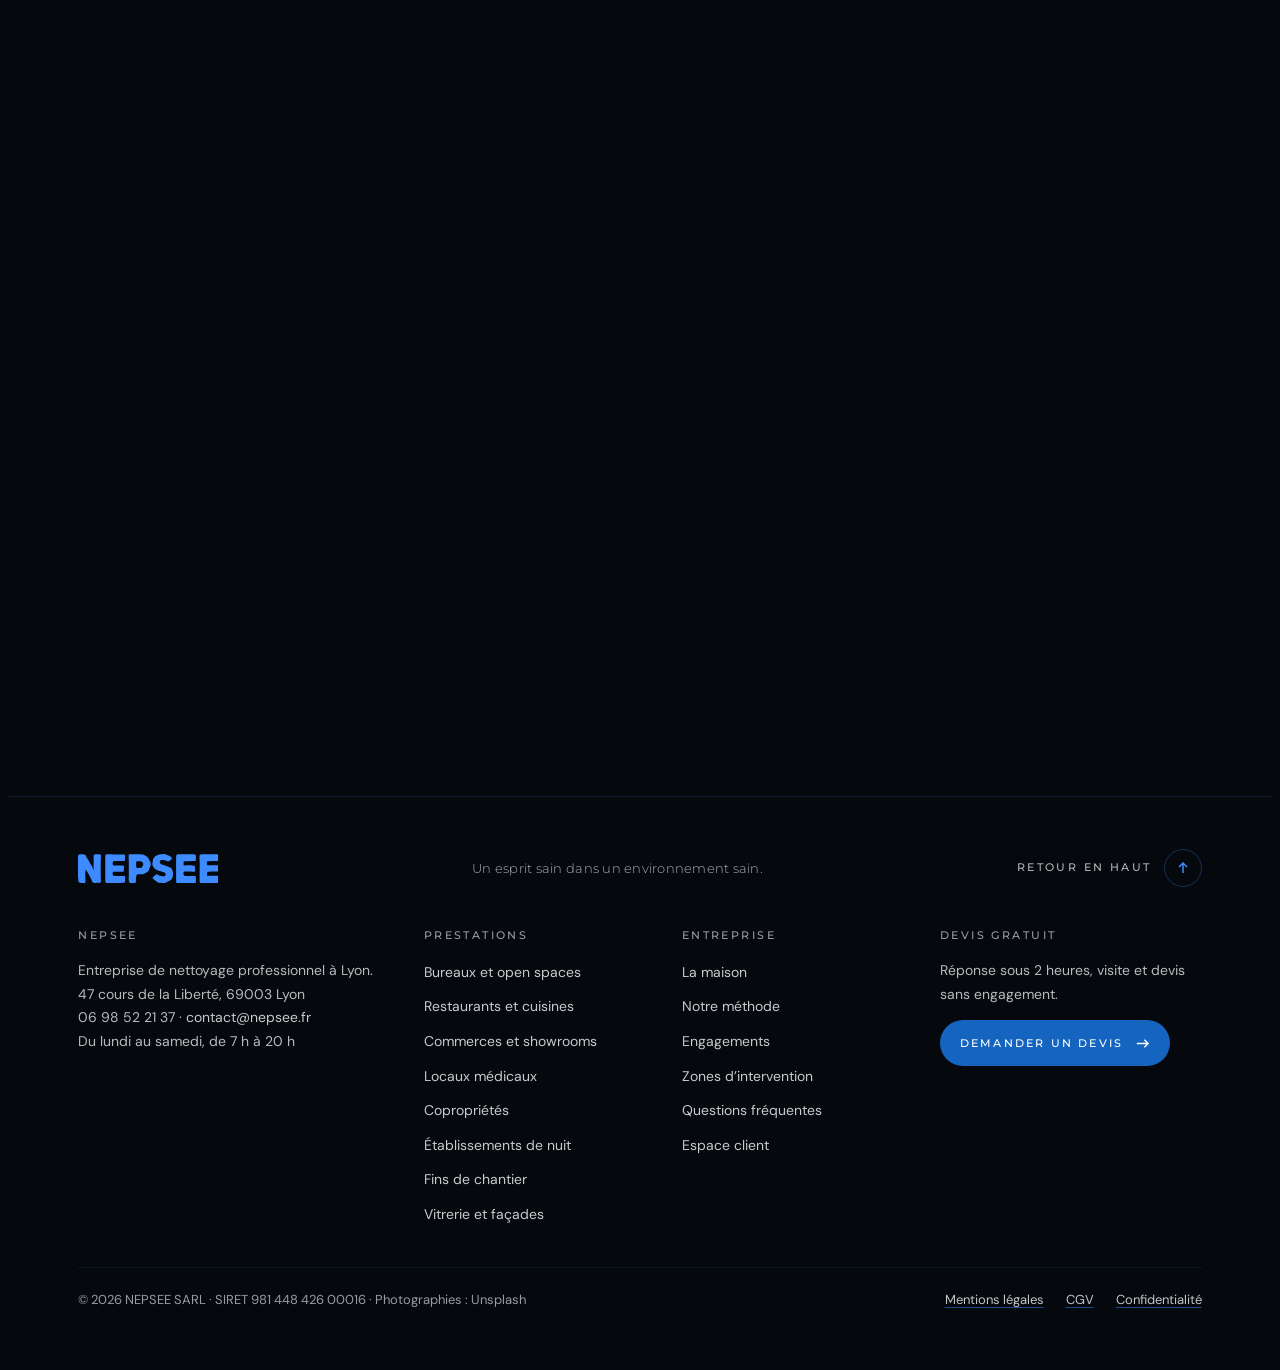
<file: nettoyage-copropriete-lyon.html>
<!doctype html>
<html lang="fr">
<head>
<meta charset="utf-8">
<meta name="viewport" content="width=device-width,initial-scale=1,viewport-fit=cover">
<title>Nettoyage de copropriété à Lyon | Parties communes · NEPSEE</title>
<meta name="description" content="Entretien des parties communes de copropriétés à Lyon : halls, escaliers, couloirs, locaux poubelles. Fiches de passage émargées, remplacement immédiat.">
<meta name="robots" content="index,follow,max-image-preview:large">
<meta name="theme-color" content="#05080d">
<link rel="canonical" href="https://www.nepsee.fr/nettoyage-copropriete-lyon.html">
<link rel="icon" type="image/svg+xml" href="favicon.svg">
<link rel="icon" type="image/png" href="favicon.png">
<link rel="apple-touch-icon" href="apple-touch-icon.png">
<meta property="og:type" content="website">
<meta property="og:locale" content="fr_FR">
<meta property="og:site_name" content="NEPSEE">
<meta property="og:title" content="Nettoyage de copropriété à Lyon | Parties communes · NEPSEE">
<meta property="og:description" content="Entretien des parties communes de copropriétés à Lyon : halls, escaliers, couloirs, locaux poubelles. Fiches de passage émargées, remplacement immédiat.">
<meta property="og:url" content="https://www.nepsee.fr/nettoyage-copropriete-lyon.html">
<meta property="og:image" content="https://www.nepsee.fr/img/og.jpg">
<meta property="og:image:width" content="1200">
<meta property="og:image:height" content="630">
<meta name="twitter:card" content="summary_large_image">
<link rel="preload" href="fonts/montserrat-latin-400-normal.woff2" as="font" type="font/woff2" crossorigin>
<link rel="preload" href="fonts/dm-sans-latin-400-normal.woff2" as="font" type="font/woff2" crossorigin>
<link rel="preload" as="image" href="img/u/couloir-720x900.webp" imagesrcset="img/u/couloir-480x600.webp 480w, img/u/couloir-720x900.webp 720w, img/u/couloir-960x1200.webp 960w" imagesizes="(min-width: 900px) 34vw, 92vw" fetchpriority="high">
<link rel="stylesheet" href="css/site.css">
<script>document.documentElement.classList.add('js');if(matchMedia('(prefers-reduced-motion: reduce)').matches)document.documentElement.classList.add('hero-ready');setTimeout(function(){document.documentElement.classList.add('hero-ready','media-ready')},2200)</script>
<script type="application/ld+json">{"@context":"https://schema.org","@graph":[{"@type":"LocalBusiness","@id":"https://www.nepsee.fr/#entreprise","name":"NEPSEE","url":"https://www.nepsee.fr/","telephone":"+33698522137","email":"contact@nepsee.fr","image":"https://www.nepsee.fr/img/og.jpg","logo":"https://www.nepsee.fr/apple-touch-icon.png","address":{"@type":"PostalAddress","streetAddress":"47 cours de la Liberté","postalCode":"69003","addressLocality":"Lyon","addressRegion":"Auvergne-Rhône-Alpes","addressCountry":"FR"}},{"@type":"Service","@id":"https://www.nepsee.fr/nettoyage-copropriete-lyon.html#service","name":"Nettoyage des parties communes à Lyon","serviceType":"Nettoyage des parties communes","description":"Entretien des parties communes de copropriétés à Lyon : halls, escaliers, couloirs, locaux poubelles. Fiches de passage émargées, remplacement immédiat.","provider":{"@id":"https://www.nepsee.fr/#entreprise"},"areaServed":[{"@type":"City","name":"Lyon"},{"@type":"AdministrativeArea","name":"Métropole de Lyon"}],"url":"https://www.nepsee.fr/nettoyage-copropriete-lyon.html","image":"https://www.nepsee.fr/img/u/couloir-1200x900.webp"},{"@type":"BreadcrumbList","itemListElement":[{"@type":"ListItem","position":1,"name":"Accueil","item":"https://www.nepsee.fr/"},{"@type":"ListItem","position":2,"name":"Prestations","item":"https://www.nepsee.fr/index.html#prestations"},{"@type":"ListItem","position":3,"name":"Copropriétés","item":"https://www.nepsee.fr/nettoyage-copropriete-lyon.html"}]},{"@type":"FAQPage","mainEntity":[{"@type":"Question","name":"Comment le syndic suit-il les passages ?","acceptedAnswer":{"@type":"Answer","text":"Chaque passage fait l’objet d’une fiche émargée et transmise. Le calendrier des interventions et les rapports sont également consultables dans l’espace client app.nepsee.fr."}},{"@type":"Question","name":"Que se passe-t-il en cas d’absence de l’agent ?","acceptedAnswer":{"@type":"Answer","text":"Le remplacement est immédiat : l’entretien de l’immeuble est assuré selon le planning prévu."}},{"@type":"Question","name":"Signalez-vous les problèmes constatés dans l’immeuble ?","acceptedAnswer":{"@type":"Answer","text":"Oui. Nos agents signalent les anomalies techniques qu’ils constatent, pour que le gestionnaire puisse intervenir rapidement."}}]}]}</script>
</head>
<body class="sp" data-type="Immeuble et copropriété">
<svg width="0" height="0" style="position:absolute" aria-hidden="true">
  <symbol id="emblem" viewBox="0 0 233 232"><path d="M73.2 231.6C72.9 231.4 72.1 231.2 71.4 231.1C66.6 230.6 56.3 228.8 54.6 228.4C53.1 227.9 40.8 223.1 39.2 222.3C37.1 221.2 35.6 219.9 25.6 209.9C15.4 199.8 13.6 197.9 12.7 196.0C12.1 194.8 9.7 187.3 8.5 183.1C6.9 177.2 6.8 176.9 4.6 174.9C1.6 172.2 1.5 171.7 3.2 164.9C4.3 160.7 5.6 154.8 6.9 148.1C8.4 140.4 12.6 127.5 14.7 124.4C15.8 122.7 20.5 117.7 26.0 112.4C27.2 111.3 28.7 109.7 29.4 108.8C30.2 108.0 31.5 106.8 32.3 106.3C33.1 105.8 35.2 104.4 37.0 103.3C38.8 102.1 41.6 100.5 43.5 99.6C45.4 98.7 47.7 97.7 48.6 97.2C51.4 95.8 57.6 94.4 64.2 93.6C76.7 92.2 78.4 92.2 82.1 93.0C83.5 93.3 86.1 93.7 87.9 94.0C99.3 95.7 99.6 95.8 101.1 96.6C102.2 97.2 103.3 98.6 103.2 99.5C103.2 100.4 102.5 101.3 100.6 102.6C98.3 104.3 95.6 107.5 93.8 110.9C93.3 111.7 92.3 113.2 91.6 114.2C90.9 115.3 89.9 116.8 89.5 117.6C89.0 118.5 87.9 120.3 87.0 121.6C86.1 123.0 85.0 124.9 84.6 125.9C84.3 126.8 83.5 128.6 83.1 129.9C82.6 131.1 81.8 133.5 81.3 135.2C80.8 137.0 80.2 139.4 79.8 140.6C78.6 145.1 78.0 148.6 77.8 152.9C77.6 155.2 77.3 160.5 77.1 164.6C76.6 173.2 76.5 172.3 78.7 178.9C79.4 180.9 80.5 184.6 81.0 187.0C83.1 196.0 83.5 196.8 89.9 206.5C92.7 210.8 95.3 214.8 95.7 215.4C97.1 217.4 98.1 218.7 100.1 220.8C102.4 223.1 102.7 223.7 101.7 224.8C101.0 225.8 99.3 226.6 96.0 227.5C94.4 228.0 91.0 228.9 88.4 229.7C85.8 230.4 83.5 231.0 83.3 231.0C83.1 231.0 82.5 231.2 82.1 231.5C81.0 232.1 74.3 232.2 73.2 231.6ZM150.0 230.3C149.1 230.0 146.6 229.1 144.4 228.2C142.2 227.3 139.5 226.2 138.4 225.8C137.3 225.3 136.0 224.8 135.5 224.6C135.0 224.4 133.6 223.8 132.2 223.3C127.6 221.6 127.7 221.7 115.6 209.7C103.9 198.0 103.6 197.7 102.6 194.4C101.8 192.1 99.5 184.7 99.1 183.2C98.9 182.6 98.2 180.3 97.4 178.1L96.0 174.0L96.0 169.5C96.0 157.6 97.0 149.7 99.7 141.2C101.7 134.9 103.7 134.3 108.4 138.8C110.9 141.2 112.2 142.1 115.6 143.9C117.1 144.7 119.5 146.0 120.8 146.9C123.0 148.3 126.7 150.0 127.5 150.0C127.7 150.0 128.8 150.4 130.1 151.0C131.3 151.5 133.8 152.5 135.5 153.2C137.2 153.9 141.0 155.4 143.9 156.6C146.8 157.8 149.9 158.8 150.7 159.0C151.7 159.2 155.8 159.3 163.9 159.2L175.6 159.1L178.2 158.3C179.7 157.8 181.9 157.2 183.1 156.8C186.9 155.8 195.8 153.3 198.1 152.6C199.7 152.1 203.3 150.3 204.9 149.2C206.8 147.9 207.7 147.4 211.4 145.8C213.3 144.9 215.5 143.8 216.2 143.3C216.9 142.8 218.8 141.5 220.4 140.4C222.0 139.3 223.5 138.2 223.8 137.9C227.0 135.0 227.6 134.8 229.0 135.8C230.2 136.6 231.2 139.1 232.0 143.0C232.1 143.8 232.4 144.6 232.6 144.8C233.2 145.2 233.2 178.9 232.7 179.5C232.5 179.7 232.0 181.3 231.5 183.0C231.1 184.7 230.6 186.4 230.5 186.8C230.4 187.1 229.9 188.7 229.5 190.2C228.3 194.6 227.7 196.3 226.7 197.8C225.6 199.4 206.3 218.7 204.1 220.3C201.6 222.2 199.0 223.6 196.9 224.3C194.8 225.0 193.8 225.3 187.6 227.0C185.6 227.6 182.5 228.5 180.9 228.9C179.2 229.4 177.3 230.0 176.5 230.2C174.2 230.8 152.2 230.9 150.0 230.3ZM169.2 141.0C167.3 140.8 164.1 140.4 162.2 140.2C155.1 139.3 147.0 138.0 145.2 137.4C141.7 136.1 139.0 133.9 139.0 132.2C139.0 131.3 139.2 131.1 141.6 128.7C143.8 126.5 144.3 125.8 145.3 123.8C146.0 122.5 147.3 120.4 148.3 119.0C149.3 117.7 150.4 116.0 150.7 115.3C153.1 110.3 154.2 108.3 155.8 105.8C158.4 101.9 158.6 101.2 159.9 93.4C160.5 89.7 161.2 85.2 161.5 83.5C162.3 79.3 162.6 55.6 161.9 53.0C161.5 51.3 161.3 51.0 155.4 36.4C154.3 33.8 153.1 30.8 152.7 29.8C151.4 26.3 151.1 25.9 149.6 23.6C148.8 22.4 147.9 20.9 147.6 20.3C146.8 18.8 142.5 13.1 141.4 12.0C137.4 8.2 138.3 6.2 145.1 4.3C146.9 3.7 149.1 3.0 150.0 2.6C152.7 1.7 154.8 1.5 163.0 1.8C173.2 2.1 174.1 2.2 177.3 3.0C181.1 4.1 180.8 4.0 187.5 5.7C198.0 8.4 198.5 8.6 201.2 10.8C202.1 11.5 205.0 13.8 207.5 15.9C225.7 30.6 224.4 29.3 225.6 34.1C226.8 38.8 228.2 42.8 230.7 48.4C231.0 48.9 231.5 50.4 231.8 51.6C232.2 52.7 232.6 53.8 232.8 53.9C233.2 54.1 233.1 89.2 232.6 89.7C232.5 89.9 232.1 90.7 231.9 91.5C231.7 92.3 231.2 94.2 230.7 95.8C229.3 101.0 228.9 101.8 226.6 104.3C225.5 105.5 224.0 107.4 223.3 108.4C222.0 110.5 215.2 119.1 211.8 123.1C209.3 125.9 206.5 128.2 203.6 129.5C196.0 133.1 193.7 134.1 188.6 136.1C185.5 137.4 181.6 139.0 180.1 139.6C175.3 141.7 174.9 141.7 169.2 141.0ZM10.4 96.3C8.5 95.1 8.0 94.0 7.5 89.2C7.1 85.9 6.8 84.6 5.8 81.7C4.7 78.6 4.5 75.2 5.3 72.7C5.5 72.0 5.9 70.2 6.1 68.9C6.3 67.5 6.6 65.6 6.8 64.8C6.9 63.9 7.1 60.3 7.1 56.9C7.2 47.8 7.6 46.2 11.5 40.3C12.7 38.4 14.7 35.1 15.9 32.8C18.4 28.6 19.3 27.4 22.1 25.6C23.9 24.4 25.4 23.0 26.4 21.5C28.4 18.4 29.1 17.7 33.3 14.7C43.1 7.7 45.1 6.6 51.1 6.0C53.3 5.8 56.4 5.0 57.1 4.5C57.7 4.1 61.2 3.2 63.7 2.9C65.2 2.7 66.9 2.4 67.6 2.3C68.3 2.1 70.4 1.8 72.2 1.5C74.1 1.2 76.4 0.7 77.3 0.4C79.0 -0.1 79.1 -0.1 79.8 0.3C80.3 0.6 82.0 1.1 83.8 1.6C85.5 2.1 87.9 2.8 89.2 3.1C90.6 3.5 93.8 4.3 96.5 5.0C103.3 6.8 103.3 6.8 110.2 11.3C113.6 13.6 118.2 16.6 120.4 18.1C122.7 19.6 125.0 21.2 125.7 21.8C126.8 22.8 128.0 24.9 128.0 25.8C128.0 26.1 128.2 27.0 128.5 27.8C129.0 29.2 129.7 30.4 132.2 33.9C132.7 34.6 133.5 36.0 134.2 37.0C134.8 38.0 136.3 40.5 137.5 42.5C141.4 48.9 143.0 51.7 143.5 53.0C144.3 55.4 143.6 84.5 142.7 86.9C141.9 88.9 138.9 94.0 137.8 95.1C135.5 97.5 132.7 96.6 126.2 91.0C123.5 88.7 121.4 87.2 118.6 85.7C117.5 85.2 115.9 84.3 115.0 83.8C109.1 80.6 105.2 78.8 101.6 77.7C100.1 77.2 97.2 76.6 92.3 76.0C87.8 75.4 84.6 74.9 81.6 74.4C79.7 74.1 77.2 74.0 68.7 73.9C56.7 73.9 57.6 73.7 55.1 76.0C53.2 77.7 52.6 77.9 49.4 78.1C46.4 78.3 42.7 78.9 41.9 79.3C41.6 79.5 40.3 80.3 39.0 81.1C37.6 82.0 35.7 83.0 34.4 83.5C32.3 84.2 29.9 85.6 28.5 86.9C27.4 88.0 26.0 88.9 23.1 90.3C20.9 91.5 19.8 92.2 18.1 93.8C15.0 96.6 12.3 97.5 10.4 96.3Z"/></symbol>
  <symbol id="wordmark" viewBox="0 0 488 101"><path d="M8.1 100.3C7.7 99.8 7.3 99.7 5.8 99.5C4.0 99.3 3.8 99.2 3.0 98.3C1.7 97.0 1.5 96.1 1.2 91.1C1.0 86.6 0.6 83.7 0.2 83.0C0.1 82.7 0.0 68.8 0.0 44.8C0.0 7.8 0.0 7.1 0.5 6.0C0.8 5.4 1.0 4.8 1.0 4.6C1.0 3.8 3.1 2.1 4.5 1.8C8.5 0.9 14.3 0.8 17.8 1.4C19.0 1.6 20.8 1.9 21.7 2.0C24.9 2.4 26.3 3.5 27.4 6.4C29.3 11.7 29.2 11.4 33.4 17.8C37.2 23.5 38.1 25.0 39.7 28.1C43.7 35.5 43.8 35.8 46.3 39.6C49.0 43.7 49.6 44.7 50.4 46.7C52.9 53.1 54.1 55.2 54.9 54.5C55.4 54.1 55.3 52.7 54.5 49.8C54.0 48.1 54.0 47.5 54.1 44.6C54.4 39.0 54.7 13.8 54.4 10.1C54.2 5.6 54.4 4.8 56.0 3.2C57.5 1.7 59.4 1.3 66.8 1.0C74.2 0.6 76.6 1.0 78.7 2.9C80.7 4.7 80.8 5.8 79.8 11.1C79.2 14.6 79.0 83.5 79.6 86.8C80.0 88.5 80.0 89.8 79.9 92.2C79.8 96.0 79.4 97.1 77.5 99.4L76.1 101.0L74.2 100.9C73.2 100.9 71.5 100.6 70.5 100.4C67.6 99.7 64.6 99.7 64.0 100.4C63.3 101.3 55.5 101.3 54.8 100.5C54.6 100.2 53.8 99.8 53.0 99.5C50.3 98.5 49.2 97.1 48.3 93.7C48.0 92.6 47.4 91.0 47.0 90.0C46.5 89.1 45.9 87.5 45.5 86.3C45.1 85.2 44.1 83.2 43.3 81.8C42.5 80.5 40.8 77.3 39.6 74.7C38.3 72.2 36.4 68.8 35.4 67.3C34.3 65.7 32.8 63.2 31.9 61.6C28.7 56.0 27.2 53.8 26.6 53.8C26.0 53.8 26.0 54.2 26.3 56.5C26.5 58.5 26.5 58.8 25.9 61.6C25.2 64.6 25.2 64.6 25.5 69.6C25.6 72.4 25.8 79.6 25.8 85.8L25.9 96.9L25.1 98.6C24.6 99.5 24.3 100.5 24.2 100.7C24.2 100.9 22.9 101.0 16.4 101.0L8.6 101.0L8.1 100.3ZM96.8 99.0C94.9 95.3 95.0 99.6 95.0 50.1L94.9 5.8L95.5 4.6C96.2 3.2 97.5 2.1 99.1 1.6C100.9 1.1 116.9 1.0 124.6 1.5C132.1 2.0 156.1 2.0 158.6 1.6C160.9 1.2 161.9 1.4 163.1 2.7C164.4 4.1 164.6 5.5 164.3 8.7C164.1 10.2 164.0 13.6 164.0 16.4C164.0 22.2 163.8 23.0 161.8 24.2L160.7 24.8L143.2 24.8C123.9 24.9 124.5 24.8 122.8 26.4C121.4 27.6 121.0 28.6 120.8 31.3C120.5 36.2 121.1 38.1 123.5 39.3L124.6 39.9L141.0 39.9L157.4 39.9L158.2 40.5C160.0 41.8 160.1 42.4 159.9 48.4C159.7 51.3 159.7 54.9 159.7 56.4C159.8 59.6 159.6 60.3 158.1 61.4L157.2 62.1L140.2 62.1L123.3 62.1L122.4 62.8C121.9 63.2 121.3 64.0 121.1 64.4C120.6 65.5 120.6 70.7 121.0 72.3C121.4 73.6 122.8 75.4 123.9 75.9C125.1 76.4 136.2 76.7 150.3 76.7L161.9 76.8L162.8 77.3C163.2 77.6 163.9 78.4 164.2 79.1C164.8 80.3 164.8 80.3 164.5 83.0C164.3 84.4 164.2 87.8 164.1 90.5C164.1 95.8 163.8 97.1 162.4 99.3C162.0 99.8 161.8 100.4 161.8 100.6C161.8 101.2 158.3 101.2 157.3 100.6C156.6 100.2 156.4 100.2 155.5 100.5C154.0 101.0 142.6 101.2 141.8 100.7C141.5 100.5 141.2 100.5 140.8 100.7C140.4 100.9 134.0 101.0 119.1 101.0L97.8 101.0L96.8 99.0ZM180.2 100.7C180.2 100.5 179.8 99.8 179.3 99.0C178.0 97.2 177.9 96.8 177.1 91.7L176.4 87.4L176.9 83.1C177.6 76.1 177.3 15.4 176.5 11.4C175.5 6.0 176.3 2.6 178.8 1.2C179.4 0.9 206.8 0.9 212.1 1.2C225.6 2.1 227.9 2.3 229.4 2.7C231.4 3.3 241.5 10.0 243.4 11.9C244.1 12.6 245.0 13.9 245.5 14.8C245.9 15.7 247.4 18.9 248.9 21.9C255.0 34.3 255.0 35.3 250.4 46.9C249.6 48.8 248.4 52.0 247.7 54.1C245.8 59.9 245.8 59.9 240.2 63.4C239.8 63.7 237.6 65.1 235.4 66.6C233.2 68.0 230.9 69.4 230.4 69.6C229.1 70.2 225.4 70.4 216.2 70.6C211.9 70.7 207.9 70.9 207.4 71.0C205.7 71.5 204.2 73.2 203.6 75.5C202.3 79.7 201.5 88.9 202.0 93.1C202.4 96.9 201.7 98.4 198.8 100.2L197.6 101.0L188.9 101.0C182.2 101.0 180.2 100.9 180.2 100.7ZM282.3 100.6C282.1 100.4 281.2 100.0 280.2 99.6C279.2 99.2 277.8 98.5 277.0 98.1C274.6 96.5 266.3 90.4 262.4 87.2C259.8 85.1 259.4 83.3 261.0 81.3C261.6 80.6 262.1 80.0 262.2 80.0C262.4 80.0 263.9 78.6 265.7 76.9C268.5 74.2 269.2 73.7 271.9 72.3C275.9 70.1 276.3 70.1 278.6 72.1C280.4 73.6 281.6 74.3 283.6 75.0C284.3 75.3 285.7 75.8 286.6 76.1C289.3 77.1 292.7 77.7 296.7 77.9L300.2 78.1L301.5 77.3C303.8 75.8 306.2 72.4 305.9 71.0C305.6 70.0 303.6 66.5 302.6 65.4C301.3 64.1 300.4 63.7 296.4 62.6C294.4 62.1 292.0 61.4 291.0 61.1C290.0 60.8 287.3 60.0 285.0 59.5C279.4 58.2 277.2 57.3 273.9 55.3C266.7 50.8 263.8 47.8 261.3 42.5C259.0 37.6 258.7 35.9 259.4 32.4C259.6 31.4 259.9 29.5 260.1 28.1C261.9 15.9 261.7 16.6 266.4 11.0C269.5 7.3 270.2 6.8 274.2 5.3C275.5 4.9 277.4 4.0 278.4 3.5C281.2 1.9 283.5 1.5 293.6 0.9C295.0 0.8 296.6 0.5 297.1 0.4C298.6 -0.2 301.2 -0.1 302.4 0.5C302.9 0.8 303.5 1.0 303.8 1.0C304.0 1.0 305.9 1.6 308.0 2.3C319.6 6.4 324.9 9.3 326.2 12.4C327.9 16.5 326.5 19.7 322.0 22.2C321.0 22.7 319.3 23.7 318.4 24.4C315.1 26.6 312.9 26.6 308.8 24.5C305.1 22.6 301.7 21.4 298.5 21.0C295.9 20.7 291.5 20.7 290.0 21.0C287.6 21.7 285.0 25.5 285.0 28.5C285.0 29.9 285.6 31.2 287.2 33.2C289.3 35.8 289.9 36.1 294.8 37.4C299.7 38.6 299.9 38.7 312.8 43.9C315.6 45.0 318.6 46.2 319.5 46.6C324.9 48.9 326.1 49.9 327.6 54.2C328.0 55.4 328.6 57.0 329.1 57.9C331.7 63.1 332.3 71.9 330.5 78.0C329.8 80.2 328.1 84.8 327.3 86.6C326.2 89.0 324.0 90.7 318.9 93.2C307.8 98.7 306.2 99.5 305.9 100.5C305.7 101.0 305.3 101.0 294.1 101.0C284.4 101.0 282.5 100.9 282.3 100.6ZM342.6 98.8C342.1 96.9 342.0 96.4 342.2 94.3C342.4 92.6 342.3 91.4 342.1 90.2C341.9 88.8 341.9 85.9 342.0 78.5C342.1 73.1 342.1 62.4 342.0 54.9C341.8 34.8 342.1 6.4 342.5 5.2C343.0 3.8 344.8 1.9 346.1 1.4C347.1 1.0 348.7 0.9 372.2 1.0C386.1 1.0 398.5 1.1 399.9 1.3C401.2 1.4 403.6 1.5 405.1 1.5C408.2 1.5 409.1 1.8 410.2 3.1L410.9 4.1L410.9 13.1L410.9 22.1L410.3 23.0C408.8 24.9 410.2 24.8 389.3 24.9C368.3 25.0 369.7 24.9 368.6 27.0C367.8 28.2 367.7 36.1 368.4 38.0C369.3 40.5 370.4 41.0 373.5 40.2C376.9 39.3 395.0 39.3 398.4 40.2C400.3 40.7 400.9 40.8 402.8 40.6L405.0 40.5L406.0 41.4C407.5 42.8 407.7 43.8 408.0 51.4C408.2 55.1 408.2 58.4 408.1 58.9C408.0 59.8 406.4 61.4 405.4 61.6C404.7 61.8 375.0 61.6 373.2 61.4C370.4 61.0 368.4 62.7 367.6 66.2C366.9 69.4 368.0 73.2 370.1 74.9C372.2 76.5 372.7 76.5 390.9 76.5C409.5 76.5 408.9 76.4 410.1 78.2L410.8 79.2L410.9 88.1C411.1 96.8 411.0 97.1 410.5 99.0L409.9 101.0L376.5 101.0L343.1 101.0L342.6 98.8ZM426.5 100.8C426.5 100.6 425.9 99.9 425.3 99.1C423.8 97.5 423.8 97.4 423.9 91.8C424.0 89.3 424.1 76.7 424.1 63.6C424.2 50.6 424.3 38.3 424.4 36.4C424.5 33.1 424.5 30.6 423.7 17.9C423.2 9.1 423.3 6.3 424.0 4.9C424.7 3.4 426.1 2.4 427.9 2.0C429.7 1.6 448.4 1.3 469.6 1.3L488.0 1.2L488.0 13.0L488.0 24.7L477.7 24.8C472.0 24.9 464.3 25.0 460.5 25.0C453.8 25.0 453.6 25.0 452.4 25.6C449.9 26.8 449.2 28.4 449.3 32.8C449.3 36.9 449.9 38.3 452.1 39.1C452.4 39.2 460.6 39.3 470.3 39.3L488.0 39.2L488.0 50.2L488.0 61.2L481.1 61.3C451.5 62.0 452.4 61.9 450.9 64.0L450.1 65.0L450.1 69.8C450.1 74.4 450.2 74.7 450.7 75.4C451.6 76.6 452.4 76.9 454.3 76.4C455.7 76.1 458.1 76.0 472.0 76.0L488.0 76.0L488.0 88.5L488.0 101.0L457.2 101.0C438.2 101.0 426.5 100.9 426.5 100.8ZM220.8 48.2C222.1 47.8 223.7 46.1 224.4 44.4C224.7 43.7 225.4 42.2 225.9 41.0C227.5 37.2 227.7 35.7 227.2 33.2C226.2 29.4 224.0 27.2 219.2 25.5C217.7 24.9 217.3 24.9 211.8 24.9L206.0 24.9L205.0 25.6C203.0 27.1 202.9 27.4 202.8 35.8C202.7 45.7 202.9 46.9 205.5 48.2C206.6 48.8 206.8 48.8 213.2 48.6C217.1 48.5 220.3 48.4 220.8 48.2Z"/></symbol>
  <symbol id="arr" viewBox="0 0 16 16"><path d="M2 8h12M10 4l4 4-4 4" fill="none" stroke="currentColor" stroke-width="1.5"/></symbol>
</svg>

<header class="top">
  <div class="top-in">
    <nav aria-label="Navigation principale">
      <a href="/#maison">La maison</a>
      <a href="/#prestations">Prestations</a>
      <a href="/#engagements">Engagements</a>
      <a href="/#lyon">Lyon</a>
      <a href="/#faq">FAQ</a>
    </nav>
    <div class="act">
      <button class="hbtn" type="button" data-quote>Demander un devis</button>
      <button class="burger" type="button" id="burger" aria-label="Ouvrir le menu" aria-controls="drawer" aria-expanded="false">
        <svg viewBox="0 0 18 18" fill="none" stroke="currentColor" stroke-width="1.5" aria-hidden="true"><path d="M2 6h14M2 12h14"/></svg>
      </button>
    </div>
  </div>
</header>
<a class="flying" id="flying" href="/" aria-label="NEPSEE, accueil"><svg class="logo-svg" viewBox="0 0 488 101" aria-hidden="true"><use href="#wordmark"/></svg></a>

<div class="drawer" id="drawer" hidden>
  <div class="drawer-head">
    <svg class="logo-svg" viewBox="0 0 488 101" role="img" aria-label="NEPSEE"><use href="#wordmark"/></svg>
    <button class="xbtn" type="button" id="drawerX" aria-label="Fermer le menu"><svg viewBox="0 0 16 16" fill="none" stroke="currentColor" stroke-width="1.5" aria-hidden="true"><path d="M3 3l10 10M13 3L3 13"/></svg></button>
  </div>
  <nav aria-label="Menu mobile">
    <a href="/#maison">La maison <small>01</small></a>
    <a href="/#prestations">Prestations <small>02</small></a>
    <a href="/#engagements">Engagements <small>03</small></a>
    <a href="/#lyon">Lyon <small>04</small></a>
    <a href="/#faq">FAQ <small>05</small></a>
  </nav>
  <ul class="drawer-svc" aria-label="Nos prestations">
    <li><a href="nettoyage-bureaux-lyon.html">Bureaux et open spaces</a></li><li><a href="nettoyage-restaurant-lyon.html">Restaurants et cuisines</a></li><li><a href="nettoyage-locaux-commerciaux-lyon.html">Commerces et showrooms</a></li><li><a href="nettoyage-cabinet-medical-lyon.html">Locaux médicaux</a></li><li><a href="nettoyage-copropriete-lyon.html">Copropriétés</a></li><li><a href="nettoyage-etablissement-de-nuit-lyon.html">Établissements de nuit</a></li><li><a href="nettoyage-fin-de-chantier-lyon.html">Fins de chantier</a></li><li><a href="nettoyage-vitres-lyon.html">Vitrerie et façades</a></li>
  </ul>
  <div class="foot">
    <button class="btn btn-blue" type="button" data-quote>Demander un devis <svg aria-hidden="true"><use href="#arr"/></svg></button>
    <p>06 98 52 21 37 · contact@nepsee.fr</p>
  </div>
</div>

<main>
  <section class="sp-hero wrap" aria-labelledby="h1">
    <div class="sp-grid">
      <div class="sp-copy">
        <nav class="crumbs" aria-label="Fil d’Ariane"><ol><li><a href="/">Accueil</a></li><li><a href="/#prestations">Prestations</a></li><li><span aria-current="page">Copropriétés</span></li></ol></nav>
        <p class="label">Entretien régulier · Immeubles et parties communes</p>
        <h1 id="h1">Nettoyage de copropriétés <span>à Lyon</span></h1>
        <p class="sp-lead">La qualité des parties communes valorise votre patrimoine immobilier. Syndics, gestionnaires et conseils syndicaux peuvent confier à NEPSEE l’entretien régulier de leurs immeubles, avec un suivi écrit de chaque passage.</p>
        <div class="sp-act"><button class="btn btn-blue" type="button" data-quote>Demander un devis <svg aria-hidden="true"><use href="#arr"/></svg></button><a class="btn btn-line" href="#prestation">La prestation en détail</a></div>
        <div class="sp-facts"><div><small>Suivi</small><b>Fiches de passage émargées</b></div><div><small>Continuité</small><b>Remplacement immédiat</b></div><div><small>Vigilance</small><b>Signalement des anomalies</b></div></div>
      </div>
      <figure class="sp-photo ph dk" style="margin:0;background-color:#d9d9d9"><img src="img/u/couloir-720x900.webp" srcset="img/u/couloir-480x600.webp 480w, img/u/couloir-720x900.webp 720w, img/u/couloir-960x1200.webp 960w" sizes="(min-width: 900px) 34vw, 92vw" width="720" height="900" alt="Couloir de parties communes propre et lumineux" decoding="async" fetchpriority="high"><figcaption class="label">Copropriétés · Lyon</figcaption></figure>
    </div>
  </section>

  <div class="zone light on-light">
    <section class="sp-sec wrap" id="prestation">
      <div class="rowhead" data-reveal><p class="label">La prestation</p><p class="label">Copropriétés</p></div>
      <div class="sp-two">
        <div class="sp-text">
          <h2 data-reveal>Des parties communes entretenues, un suivi transparent</h2>
          <p data-reveal>Halls d’entrée, cages d’escalier, couloirs et locaux poubelles : chaque zone est traitée selon le planning convenu avec le syndic ou le conseil syndical. Les <strong>fiches de passage</strong> sont émargées et transmises, pour un suivi clair de chaque intervention.</p><p data-reveal>Nos agents signalent de façon proactive les anomalies techniques constatées dans l’immeuble, comme un éclairage défaillant, une porte qui ferme mal ou une dégradation. Le gestionnaire est informé sans attendre.</p>
          <div class="pills" data-reveal aria-label="Locaux concernés"><span>Copropriétés</span><span>Résidences</span><span>Immeubles de bureaux</span><span>Bailleurs</span><span>Syndics professionnels</span><span>Syndics bénévoles</span></div>
        </div>
        <div>
          <h3 class="label" data-reveal style="color:var(--blue);margin-bottom:16px">Ce que comprend la prestation</h3>
          <ul class="checks" data-reveal><li><span><b>Halls d’entrée</b> : sols, portes vitrées et boîtes aux lettres</span></li><li><span><b>Cages d’escalier</b> : marches, rampes et paliers</span></li><li><span><b>Couloirs</b> : sols et plinthes</span></li><li><span><b>Locaux poubelles</b> : nettoyage régulier</span></li><li><span><b>Fiches de passage</b> : émargées et transmises</span></li><li><span><b>Anomalies</b> : signalement proactif au gestionnaire</span></li></ul>
        </div>
      </div>
    </section>

    <section class="sp-sec wrap">
      <div class="sp-two rev">
        <figure class="sp-detail ph" data-reveal data-parallax style="margin:0;background-color:#c0c0c0"><img src="img/u/accueil-800x600.webp" srcset="img/u/accueil-480x360.webp 480w, img/u/accueil-800x600.webp 800w, img/u/accueil-1100x825.webp 1100w" sizes="(min-width: 900px) 46vw, 92vw" width="800" height="600" alt="Hall d’accueil aux sols clairs et impeccables" decoding="async" loading="lazy"></figure>
        <div>
          <p class="label" data-reveal style="color:var(--blue)">Fréquences et horaires</p>
          <h2 class="h-xl" data-reveal style="font-size:clamp(2rem,6vw,3.6rem);margin:12px 0 28px">Une organisation calée sur la vôtre</h2>
          <dl class="spec" data-reveal><div><dt>Clients</dt><dd>Syndics, gestionnaires, conseils syndicaux</dd></div><div><dt>Fréquence</dt><dd>Hebdomadaire à quotidienne</dd></div><div><dt>Suivi</dt><dd>Fiches de passage émargées</dd></div><div><dt>Continuité</dt><dd>Remplacement immédiat</dd></div><div><dt>Engagement</dt><dd>Contrat annuel</dd></div><div><dt>Espace client</dt><dd>app.nepsee.fr</dd></div></dl>
        </div>
      </div>
    </section>

    <section class="sp-sec wrap" id="methode">
      <div class="rowhead" data-reveal><p class="label">Notre méthode</p><p class="label">De la visite au suivi</p></div>
      <ol class="steps"><li class="step" data-reveal><h3>Prise de contact</h3><p>Appelez-nous ou remplissez le formulaire de devis : nous vous répondons sous deux heures.</p></li><li class="step" data-reveal><h3>Visite et devis</h3><p>Nous visitons vos locaux et vous remettons un devis détaillé, gratuit et sans engagement, valable trois mois.</p></li><li class="step" data-reveal><h3>Mise en place</h3><p>Le planning est adapté à votre activité. Vos agents attitrés sont formés à vos locaux et à vos consignes.</p></li><li class="step" data-reveal><h3>Suivi continu</h3><p>Calendrier, rapports et messagerie dans votre espace client app.nepsee.fr, et contrôles qualité réguliers.</p></li></ol>
    </section>

    <section class="sp-sec wrap" id="faq-presta">
      <div class="rowhead" data-reveal><p class="label">Questions fréquentes</p><p class="label">Copropriétés</p></div>
      <div class="sp-two">
        <h2 class="h-xl" data-reveal style="font-size:clamp(2rem,7vw,4rem)">Vos questions sur le nettoyage des parties communes</h2>
        <div class="on-light" data-reveal><div class="faq"><details><summary>Comment le syndic suit-il les passages ?<span class="ic" aria-hidden="true"><svg viewBox="0 0 14 14" fill="none" stroke="currentColor" stroke-width="1.5"><path d="M7 1v12M1 7h12"/></svg></span></summary><div class="a"><p>Chaque passage fait l’objet d’une fiche émargée et transmise. Le calendrier des interventions et les rapports sont également consultables dans l’espace client app.nepsee.fr.</p></div></details><details><summary>Que se passe-t-il en cas d’absence de l’agent ?<span class="ic" aria-hidden="true"><svg viewBox="0 0 14 14" fill="none" stroke="currentColor" stroke-width="1.5"><path d="M7 1v12M1 7h12"/></svg></span></summary><div class="a"><p>Le remplacement est immédiat : l’entretien de l’immeuble est assuré selon le planning prévu.</p></div></details><details><summary>Signalez-vous les problèmes constatés dans l’immeuble ?<span class="ic" aria-hidden="true"><svg viewBox="0 0 14 14" fill="none" stroke="currentColor" stroke-width="1.5"><path d="M7 1v12M1 7h12"/></svg></span></summary><div class="a"><p>Oui. Nos agents signalent les anomalies techniques qu’ils constatent, pour que le gestionnaire puisse intervenir rapidement.</p></div></details></div></div>
      </div>
    </section>

    <section class="sp-sec wrap">
      <div class="rowhead" data-reveal><p class="label">Nos autres prestations</p><p class="label">Lyon &amp; métropole</p></div>
      <div class="others" data-reveal><a href="nettoyage-bureaux-lyon.html"><div class="ph " style="background-color:#c0a6a6"><img src="img/u/bureaux-560x420.webp" srcset="img/u/bureaux-320x240.webp 320w, img/u/bureaux-560x420.webp 560w" sizes="(min-width: 900px) 22vw, 45vw" width="560" height="420" alt="" decoding="async" loading="lazy"></div><h3>Bureaux et open spaces</h3></a><a href="nettoyage-restaurant-lyon.html"><div class="ph " style="background-color:#c8ccd0"><img src="img/u/cuisine-560x420.webp" srcset="img/u/cuisine-320x240.webp 320w, img/u/cuisine-560x420.webp 560w" sizes="(min-width: 900px) 22vw, 45vw" width="560" height="420" alt="" decoding="async" loading="lazy"></div><h3>Restaurants et cuisines</h3></a><a href="nettoyage-locaux-commerciaux-lyon.html"><div class="ph " style="background-color:#8c7f73"><img src="img/u/boutique-560x420.webp" srcset="img/u/boutique-320x240.webp 320w, img/u/boutique-560x420.webp 560w" sizes="(min-width: 900px) 22vw, 45vw" width="560" height="420" alt="" decoding="async" loading="lazy"></div><h3>Commerces et showrooms</h3></a><a href="nettoyage-cabinet-medical-lyon.html"><div class="ph " style="background-color:#d4d6d8"><img src="img/u/cabinet-560x420.webp" srcset="img/u/cabinet-320x240.webp 320w, img/u/cabinet-560x420.webp 560w" sizes="(min-width: 900px) 22vw, 45vw" width="560" height="420" alt="" decoding="async" loading="lazy"></div><h3>Locaux médicaux</h3></a><a href="nettoyage-etablissement-de-nuit-lyon.html"><div class="ph " style="background-color:#3a2f2a"><img src="img/u/bar-560x420.webp" srcset="img/u/bar-320x240.webp 320w, img/u/bar-560x420.webp 560w" sizes="(min-width: 900px) 22vw, 45vw" width="560" height="420" alt="" decoding="async" loading="lazy"></div><h3>Établissements de nuit</h3></a><a href="nettoyage-fin-de-chantier-lyon.html"><div class="ph " style="background-color:#e3e1de"><img src="img/u/chantier-560x420.webp" srcset="img/u/chantier-320x240.webp 320w, img/u/chantier-560x420.webp 560w" sizes="(min-width: 900px) 22vw, 45vw" width="560" height="420" alt="" decoding="async" loading="lazy"></div><h3>Fins de chantier</h3></a><a href="nettoyage-vitres-lyon.html"><div class="ph " style="background-color:#40464d"><img src="img/u/facade-560x420.webp" srcset="img/u/facade-320x240.webp 320w, img/u/facade-560x420.webp 560w" sizes="(min-width: 900px) 22vw, 45vw" width="560" height="420" alt="" decoding="async" loading="lazy"></div><h3>Vitrerie et façades</h3></a></div>
    </section>
  </div>

  <section id="contact" class="wrap">
    <div class="rowhead" data-reveal><p class="label">Demande de devis</p><p class="label">Réponse sous 2 heures</p></div>
    <div class="ct">
      <h2 data-reveal>Un devis pour vos locaux ? <span>Réponse sous deux heures.</span></h2>
      <div class="ct-side" data-reveal>
        <p>Indiquez le type de locaux, la surface et la fréquence souhaitée. Votre interlocuteur NEPSEE vous recontacte pour organiser une visite et établir votre devis, gratuit et sans engagement.</p>
        <button class="btn btn-blue" type="button" data-quote>Demander un devis <svg aria-hidden="true"><use href="#arr"/></svg></button>
      </div>
    </div>
    <div class="coords" data-reveal>
      <div><p class="label">Téléphone</p><div class="val"><b>06 98 52 21 37</b><button class="copy" type="button" data-copy="06 98 52 21 37">Copier</button></div></div>
      <div><p class="label">E-mail</p><div class="val"><b>contact@nepsee.fr</b><button class="copy" type="button" data-copy="contact@nepsee.fr">Copier</button></div></div>
      <div><p class="label">Horaires</p><div class="val"><b>Lun. – sam., 7 h – 20 h</b></div></div>
      <div><p class="label">Espace client</p><div class="val"><a href="https://app.nepsee.fr" target="_blank" rel="noopener"><b>app.nepsee.fr</b></a></div></div>
    </div>
  </section>
</main>

<footer class="wrap">
  <div class="ft">
    <svg class="logo-svg" viewBox="0 0 488 101" role="img" aria-label="NEPSEE"><use href="#wordmark"/></svg>
    <p class="ft-tag">Un esprit sain dans un environnement sain.</p>
    <button class="backbtn" type="button" id="backTop">Retour en haut <span><svg viewBox="0 0 14 14" fill="none" stroke="currentColor" stroke-width="1.5" aria-hidden="true"><path d="M7 12V2M3 6l4-4 4 4"/></svg></span></button>
  </div>
  <div class="ft-cols">
    <div class="wide"><h2>NEPSEE</h2><p>Entreprise de nettoyage professionnel à Lyon.<br>47 cours de la Liberté, 69003 Lyon<br>06 98 52 21 37 · <a href="mailto:contact@nepsee.fr">contact@nepsee.fr</a><br>Du lundi au samedi, de 7 h à 20 h</p></div>
    <div><h2>Prestations</h2><ul><li><a href="nettoyage-bureaux-lyon.html">Bureaux et open spaces</a></li><li><a href="nettoyage-restaurant-lyon.html">Restaurants et cuisines</a></li><li><a href="nettoyage-locaux-commerciaux-lyon.html">Commerces et showrooms</a></li><li><a href="nettoyage-cabinet-medical-lyon.html">Locaux médicaux</a></li><li><a href="nettoyage-copropriete-lyon.html">Copropriétés</a></li><li><a href="nettoyage-etablissement-de-nuit-lyon.html">Établissements de nuit</a></li><li><a href="nettoyage-fin-de-chantier-lyon.html">Fins de chantier</a></li><li><a href="nettoyage-vitres-lyon.html">Vitrerie et façades</a></li></ul></div>
    <div><h2>Entreprise</h2><ul><li><a href="/#maison">La maison</a></li><li><a href="/#methode">Notre méthode</a></li><li><a href="/#engagements">Engagements</a></li><li><a href="/#zones">Zones d’intervention</a></li><li><a href="/#faq">Questions fréquentes</a></li><li><a href="https://app.nepsee.fr" target="_blank" rel="noopener">Espace client</a></li></ul></div>
    <div class="wide"><h2>Devis gratuit</h2><p>Réponse sous 2 heures, visite et devis sans engagement.</p><p style="margin-top:14px"><button class="btn btn-blue" type="button" data-quote style="min-height:46px;padding:0 20px;font-size:11px">Demander un devis <svg aria-hidden="true"><use href="#arr"/></svg></button></p></div>
  </div>
  <div class="legal">
    <p>© 2026 NEPSEE SARL · SIRET 981 448 426 00016 · Photographies : Unsplash</p>
    <nav aria-label="Informations légales"><a href="mentions-legales.html">Mentions légales</a><a href="cgv.html">CGV</a><a href="confidentialite.html">Confidentialité</a></nav>
  </div>
</footer>

<div class="float-cta" id="floatCta"><button type="button" data-quote>Demander un devis <span><svg aria-hidden="true"><use href="#arr"/></svg></span></button></div>
<div class="grain" aria-hidden="true"></div>

<div class="dlg" id="dlg" role="dialog" aria-modal="true" aria-labelledby="dlgTitle" hidden data-lenis-prevent>
  <div class="card" id="card">
    <div class="card-head"><p class="label">Demande de devis</p><button class="xbtn" type="button" id="dlgX" aria-label="Fermer"><svg viewBox="0 0 16 16" fill="none" stroke="currentColor" stroke-width="1.5" aria-hidden="true"><path d="M3 3l10 10M13 3L3 13"/></svg></button></div>
    <h2 id="dlgTitle">Parlez-nous de vos locaux</h2>
    <p>Quelques informations suffisent pour préparer notre visite. Les champs sans mention sont obligatoires.</p>
    <form id="qf" name="devis" action="devis.php" method="post" data-netlify="true" netlify-honeypot="website" novalidate>
      <div class="f"><label for="q-societe">Société <em>(facultatif)</em></label><input id="q-societe" name="societe" autocomplete="organization"></div>
      <div class="f"><label for="q-nom">Contact</label><input id="q-nom" name="nom" autocomplete="name" required><span class="err"></span></div>
      <div class="f"><label for="q-email">E-mail</label><input id="q-email" name="email" type="email" autocomplete="email" inputmode="email" required><span class="err"></span></div>
      <div class="f"><label for="q-tel">Téléphone</label><input id="q-tel" name="tel" type="tel" autocomplete="tel" inputmode="tel" required><span class="err"></span></div>
      <div class="f"><label for="q-type">Type de locaux</label><select id="q-type" name="type" required><option value="">Choisir</option><option>Bureaux et open spaces</option><option>Restaurant et cuisine professionnelle</option><option>Local commercial</option><option>Local médical ou paramédical</option><option>Immeuble et copropriété</option><option>Établissement de nuit</option><option>Fin de chantier</option><option>Vitrerie et façades</option><option>Autre</option></select><span class="err"></span></div>
      <div class="f"><label for="q-surface">Surface (m²)</label><input id="q-surface" name="surface" type="number" min="10" step="5" inputmode="numeric" required><span class="err"></span></div>
      <div class="f"><label for="q-freq">Fréquence</label><select id="q-freq" name="freq" required><option value="">Choisir</option><option>Quotidienne</option><option>Plusieurs fois par semaine</option><option>Hebdomadaire</option><option>Mensuelle</option><option>Ponctuelle</option></select><span class="err"></span></div>
      <div class="f"><label for="q-horaires">Horaires souhaités <em>(facultatif)</em></label><select id="q-horaires" name="horaires"><option value="">Indifférent</option><option>Tôt le matin</option><option>En journée</option><option>En soirée</option><option>Après fermeture</option><option>Week-end</option></select></div>
      <div class="f full"><label for="q-ville">Code postal et ville</label><input id="q-ville" name="ville" autocomplete="address-level2" placeholder="69003 Lyon" required><span class="err"></span></div>
      <div class="f full"><label for="q-msg">Précisions <em>(facultatif)</em></label><textarea id="q-msg" name="msg" placeholder="Accès, contraintes particulières, date de démarrage souhaitée…"></textarea></div>
      <div class="hp" aria-hidden="true"><label for="q-website">Ne pas remplir</label><input id="q-website" name="website" tabindex="-1" autocomplete="off"></div>
      <input type="hidden" name="t" id="q-t">
      <p class="form-err" id="formErr" hidden></p>
      <div class="ffoot"><small>Vos coordonnées servent uniquement à traiter votre demande. <a href="confidentialite.html">Confidentialité</a></small><button class="btn btn-blue" type="submit" id="qSubmit">Envoyer la demande <svg aria-hidden="true"><use href="#arr"/></svg></button></div>
    </form>
    <div class="done" id="done" hidden>
      <p class="label">Demande envoyée</p>
      <h3>Merci <span id="doneName"></span>, votre demande est bien partie.</h3>
      <p id="doneTxt">Vous allez recevoir un e-mail de confirmation. Votre interlocuteur NEPSEE vous recontacte sous deux heures ouvrées.</p>
      <button class="btn btn-line" type="button" id="doneX">Fermer</button>
    </div>
  </div>
</div>

<script src="js/gsap.min.js" defer></script>
<script src="js/ScrollTrigger.min.js" defer></script>
<script src="js/lenis.min.js" defer></script>
<script src="js/main.js" defer></script>

</body>
</html>
</file>
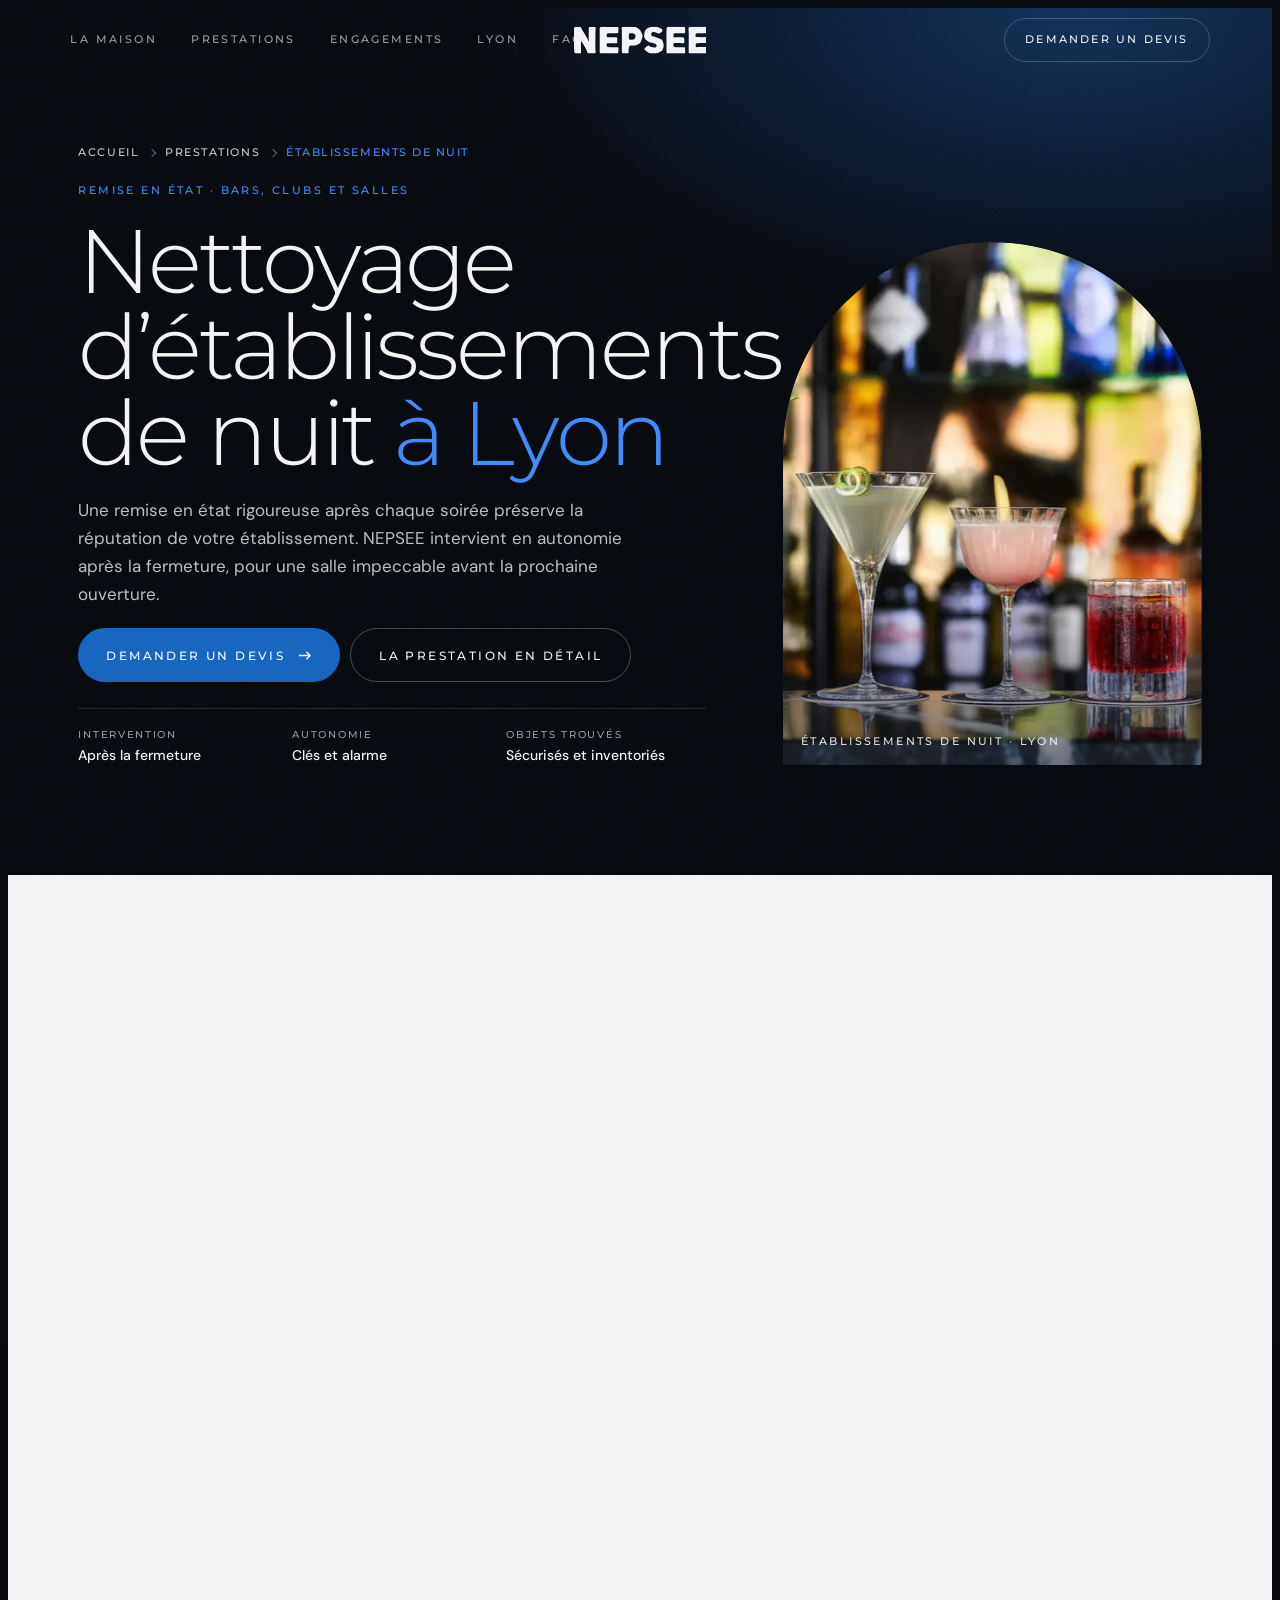
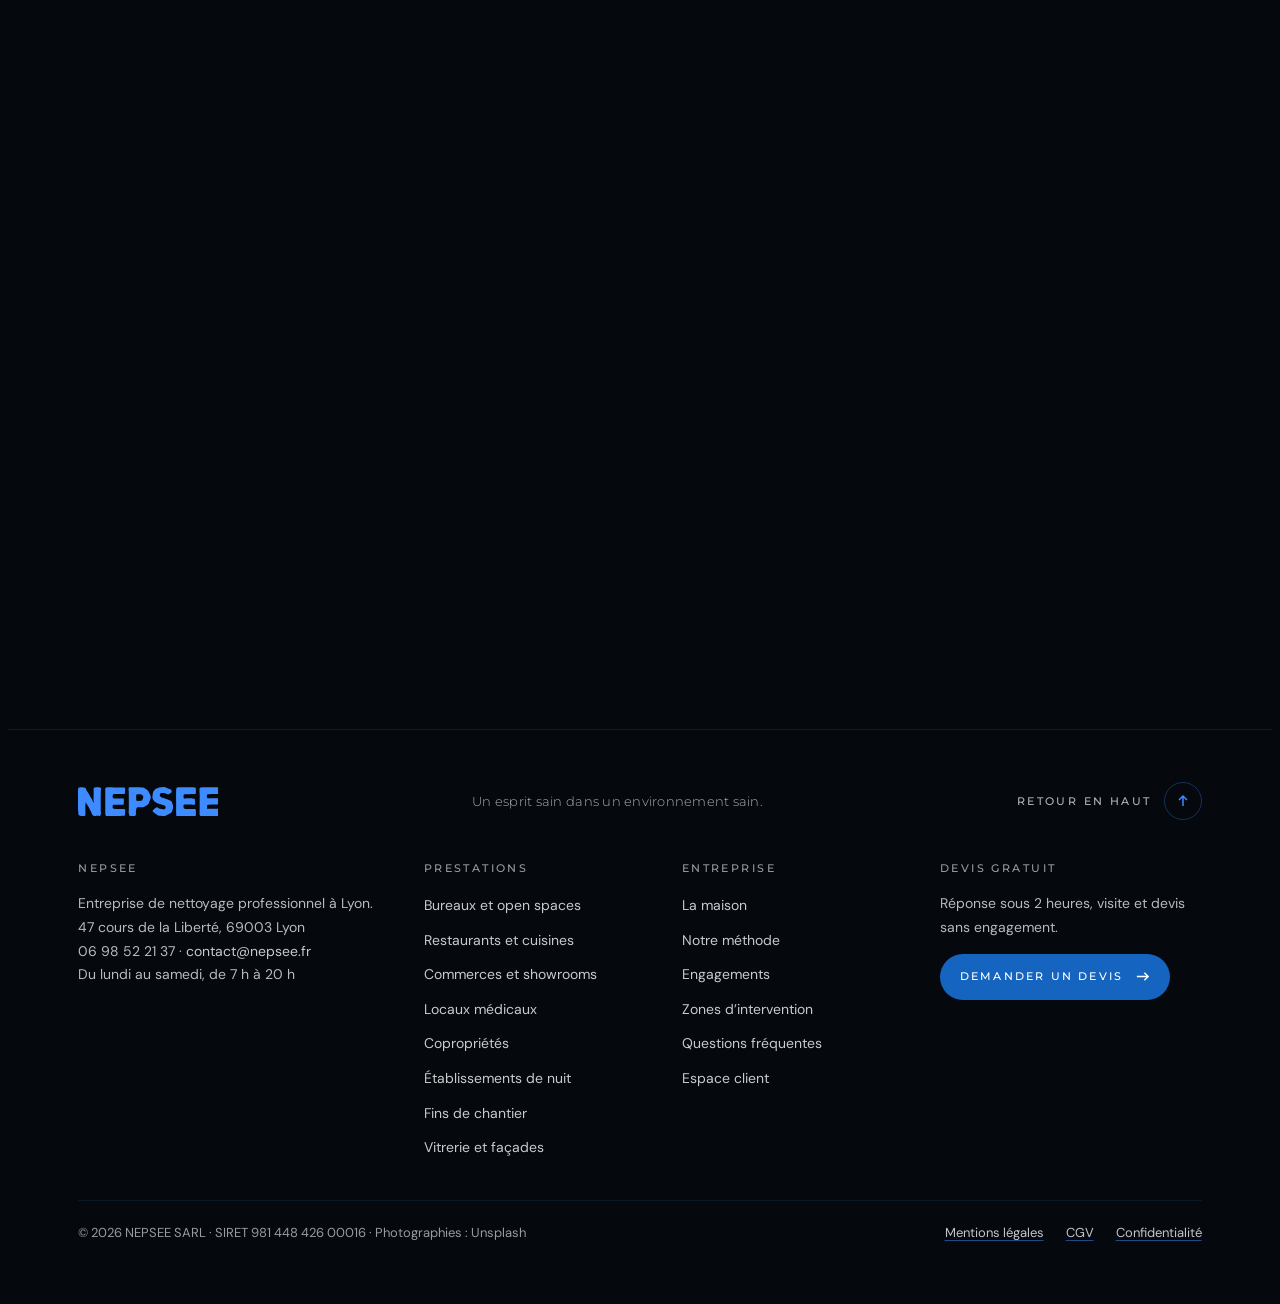
<file: nettoyage-etablissement-de-nuit-lyon.html>
<!doctype html>
<html lang="fr">
<head>
<meta charset="utf-8">
<meta name="viewport" content="width=device-width,initial-scale=1,viewport-fit=cover">
<title>Nettoyage de bars et clubs à Lyon · NEPSEE</title>
<meta name="description" content="Remise en état de bars, clubs et établissements de nuit à Lyon après la fermeture : en autonomie, clés et alarme gérées, objets trouvés inventoriés.">
<meta name="robots" content="index,follow,max-image-preview:large">
<meta name="theme-color" content="#05080d">
<link rel="canonical" href="https://www.nepsee.fr/nettoyage-etablissement-de-nuit-lyon.html">
<link rel="icon" type="image/svg+xml" href="favicon.svg">
<link rel="icon" type="image/png" href="favicon.png">
<link rel="apple-touch-icon" href="apple-touch-icon.png">
<meta property="og:type" content="website">
<meta property="og:locale" content="fr_FR">
<meta property="og:site_name" content="NEPSEE">
<meta property="og:title" content="Nettoyage de bars et clubs à Lyon · NEPSEE">
<meta property="og:description" content="Remise en état de bars, clubs et établissements de nuit à Lyon après la fermeture : en autonomie, clés et alarme gérées, objets trouvés inventoriés.">
<meta property="og:url" content="https://www.nepsee.fr/nettoyage-etablissement-de-nuit-lyon.html">
<meta property="og:image" content="https://www.nepsee.fr/img/og.jpg">
<meta property="og:image:width" content="1200">
<meta property="og:image:height" content="630">
<meta name="twitter:card" content="summary_large_image">
<link rel="preload" href="fonts/montserrat-latin-400-normal.woff2" as="font" type="font/woff2" crossorigin>
<link rel="preload" href="fonts/dm-sans-latin-400-normal.woff2" as="font" type="font/woff2" crossorigin>
<link rel="preload" as="image" href="img/u/bar-720x900.webp" imagesrcset="img/u/bar-480x600.webp 480w, img/u/bar-720x900.webp 720w, img/u/bar-960x1200.webp 960w" imagesizes="(min-width: 900px) 34vw, 92vw" fetchpriority="high">
<link rel="stylesheet" href="css/site.css">
<script>document.documentElement.classList.add('js');if(matchMedia('(prefers-reduced-motion: reduce)').matches)document.documentElement.classList.add('hero-ready');setTimeout(function(){document.documentElement.classList.add('hero-ready','media-ready')},2200)</script>
<script type="application/ld+json">{"@context":"https://schema.org","@graph":[{"@type":"LocalBusiness","@id":"https://www.nepsee.fr/#entreprise","name":"NEPSEE","url":"https://www.nepsee.fr/","telephone":"+33698522137","email":"contact@nepsee.fr","image":"https://www.nepsee.fr/img/og.jpg","logo":"https://www.nepsee.fr/apple-touch-icon.png","address":{"@type":"PostalAddress","streetAddress":"47 cours de la Liberté","postalCode":"69003","addressLocality":"Lyon","addressRegion":"Auvergne-Rhône-Alpes","addressCountry":"FR"}},{"@type":"Service","@id":"https://www.nepsee.fr/nettoyage-etablissement-de-nuit-lyon.html#service","name":"Nettoyage d’établissements de nuit à Lyon","serviceType":"Nettoyage d’établissements de nuit","description":"Remise en état de bars, clubs et établissements de nuit à Lyon après la fermeture : en autonomie, clés et alarme gérées, objets trouvés inventoriés.","provider":{"@id":"https://www.nepsee.fr/#entreprise"},"areaServed":[{"@type":"City","name":"Lyon"},{"@type":"AdministrativeArea","name":"Métropole de Lyon"}],"url":"https://www.nepsee.fr/nettoyage-etablissement-de-nuit-lyon.html","image":"https://www.nepsee.fr/img/u/bar-1200x900.webp"},{"@type":"BreadcrumbList","itemListElement":[{"@type":"ListItem","position":1,"name":"Accueil","item":"https://www.nepsee.fr/"},{"@type":"ListItem","position":2,"name":"Prestations","item":"https://www.nepsee.fr/index.html#prestations"},{"@type":"ListItem","position":3,"name":"Établissements de nuit","item":"https://www.nepsee.fr/nettoyage-etablissement-de-nuit-lyon.html"}]},{"@type":"FAQPage","mainEntity":[{"@type":"Question","name":"Intervenez-vous la nuit, juste après la fermeture ?","acceptedAnswer":{"@type":"Answer","text":"Oui. Nous intervenons selon vos horaires de fermeture. Les interventions entre 21 h et 6 h font l’objet d’une majoration prévue par la convention collective des entreprises de propreté."}},{"@type":"Question","name":"Que faites-vous des objets oubliés par les clients ?","acceptedAnswer":{"@type":"Answer","text":"Ils sont sécurisés et inventoriés, puis l’inventaire vous est transmis."}},{"@type":"Question","name":"Faut-il quelqu’un sur place pour nous ouvrir ?","acceptedAnswer":{"@type":"Answer","text":"Non. Nos agents interviennent en autonomie, avec les clés et le code d’alarme que vous leur confiez."}}]}]}</script>
</head>
<body class="sp" data-type="Établissement de nuit">
<svg width="0" height="0" style="position:absolute" aria-hidden="true">
  <symbol id="emblem" viewBox="0 0 233 232"><path d="M73.2 231.6C72.9 231.4 72.1 231.2 71.4 231.1C66.6 230.6 56.3 228.8 54.6 228.4C53.1 227.9 40.8 223.1 39.2 222.3C37.1 221.2 35.6 219.9 25.6 209.9C15.4 199.8 13.6 197.9 12.7 196.0C12.1 194.8 9.7 187.3 8.5 183.1C6.9 177.2 6.8 176.9 4.6 174.9C1.6 172.2 1.5 171.7 3.2 164.9C4.3 160.7 5.6 154.8 6.9 148.1C8.4 140.4 12.6 127.5 14.7 124.4C15.8 122.7 20.5 117.7 26.0 112.4C27.2 111.3 28.7 109.7 29.4 108.8C30.2 108.0 31.5 106.8 32.3 106.3C33.1 105.8 35.2 104.4 37.0 103.3C38.8 102.1 41.6 100.5 43.5 99.6C45.4 98.7 47.7 97.7 48.6 97.2C51.4 95.8 57.6 94.4 64.2 93.6C76.7 92.2 78.4 92.2 82.1 93.0C83.5 93.3 86.1 93.7 87.9 94.0C99.3 95.7 99.6 95.8 101.1 96.6C102.2 97.2 103.3 98.6 103.2 99.5C103.2 100.4 102.5 101.3 100.6 102.6C98.3 104.3 95.6 107.5 93.8 110.9C93.3 111.7 92.3 113.2 91.6 114.2C90.9 115.3 89.9 116.8 89.5 117.6C89.0 118.5 87.9 120.3 87.0 121.6C86.1 123.0 85.0 124.9 84.6 125.9C84.3 126.8 83.5 128.6 83.1 129.9C82.6 131.1 81.8 133.5 81.3 135.2C80.8 137.0 80.2 139.4 79.8 140.6C78.6 145.1 78.0 148.6 77.8 152.9C77.6 155.2 77.3 160.5 77.1 164.6C76.6 173.2 76.5 172.3 78.7 178.9C79.4 180.9 80.5 184.6 81.0 187.0C83.1 196.0 83.5 196.8 89.9 206.5C92.7 210.8 95.3 214.8 95.7 215.4C97.1 217.4 98.1 218.7 100.1 220.8C102.4 223.1 102.7 223.7 101.7 224.8C101.0 225.8 99.3 226.6 96.0 227.5C94.4 228.0 91.0 228.9 88.4 229.7C85.8 230.4 83.5 231.0 83.3 231.0C83.1 231.0 82.5 231.2 82.1 231.5C81.0 232.1 74.3 232.2 73.2 231.6ZM150.0 230.3C149.1 230.0 146.6 229.1 144.4 228.2C142.2 227.3 139.5 226.2 138.4 225.8C137.3 225.3 136.0 224.8 135.5 224.6C135.0 224.4 133.6 223.8 132.2 223.3C127.6 221.6 127.7 221.7 115.6 209.7C103.9 198.0 103.6 197.7 102.6 194.4C101.8 192.1 99.5 184.7 99.1 183.2C98.9 182.6 98.2 180.3 97.4 178.1L96.0 174.0L96.0 169.5C96.0 157.6 97.0 149.7 99.7 141.2C101.7 134.9 103.7 134.3 108.4 138.8C110.9 141.2 112.2 142.1 115.6 143.9C117.1 144.7 119.5 146.0 120.8 146.9C123.0 148.3 126.7 150.0 127.5 150.0C127.7 150.0 128.8 150.4 130.1 151.0C131.3 151.5 133.8 152.5 135.5 153.2C137.2 153.9 141.0 155.4 143.9 156.6C146.8 157.8 149.9 158.8 150.7 159.0C151.7 159.2 155.8 159.3 163.9 159.2L175.6 159.1L178.2 158.3C179.7 157.8 181.9 157.2 183.1 156.8C186.9 155.8 195.8 153.3 198.1 152.6C199.7 152.1 203.3 150.3 204.9 149.2C206.8 147.9 207.7 147.4 211.4 145.8C213.3 144.9 215.5 143.8 216.2 143.3C216.9 142.8 218.8 141.5 220.4 140.4C222.0 139.3 223.5 138.2 223.8 137.9C227.0 135.0 227.6 134.8 229.0 135.8C230.2 136.6 231.2 139.1 232.0 143.0C232.1 143.8 232.4 144.6 232.6 144.8C233.2 145.2 233.2 178.9 232.7 179.5C232.5 179.7 232.0 181.3 231.5 183.0C231.1 184.7 230.6 186.4 230.5 186.8C230.4 187.1 229.9 188.7 229.5 190.2C228.3 194.6 227.7 196.3 226.7 197.8C225.6 199.4 206.3 218.7 204.1 220.3C201.6 222.2 199.0 223.6 196.9 224.3C194.8 225.0 193.8 225.3 187.6 227.0C185.6 227.6 182.5 228.5 180.9 228.9C179.2 229.4 177.3 230.0 176.5 230.2C174.2 230.8 152.2 230.9 150.0 230.3ZM169.2 141.0C167.3 140.8 164.1 140.4 162.2 140.2C155.1 139.3 147.0 138.0 145.2 137.4C141.7 136.1 139.0 133.9 139.0 132.2C139.0 131.3 139.2 131.1 141.6 128.7C143.8 126.5 144.3 125.8 145.3 123.8C146.0 122.5 147.3 120.4 148.3 119.0C149.3 117.7 150.4 116.0 150.7 115.3C153.1 110.3 154.2 108.3 155.8 105.8C158.4 101.9 158.6 101.2 159.9 93.4C160.5 89.7 161.2 85.2 161.5 83.5C162.3 79.3 162.6 55.6 161.9 53.0C161.5 51.3 161.3 51.0 155.4 36.4C154.3 33.8 153.1 30.8 152.7 29.8C151.4 26.3 151.1 25.9 149.6 23.6C148.8 22.4 147.9 20.9 147.6 20.3C146.8 18.8 142.5 13.1 141.4 12.0C137.4 8.2 138.3 6.2 145.1 4.3C146.9 3.7 149.1 3.0 150.0 2.6C152.7 1.7 154.8 1.5 163.0 1.8C173.2 2.1 174.1 2.2 177.3 3.0C181.1 4.1 180.8 4.0 187.5 5.7C198.0 8.4 198.5 8.6 201.2 10.8C202.1 11.5 205.0 13.8 207.5 15.9C225.7 30.6 224.4 29.3 225.6 34.1C226.8 38.8 228.2 42.8 230.7 48.4C231.0 48.9 231.5 50.4 231.8 51.6C232.2 52.7 232.6 53.8 232.8 53.9C233.2 54.1 233.1 89.2 232.6 89.7C232.5 89.9 232.1 90.7 231.9 91.5C231.7 92.3 231.2 94.2 230.7 95.8C229.3 101.0 228.9 101.8 226.6 104.3C225.5 105.5 224.0 107.4 223.3 108.4C222.0 110.5 215.2 119.1 211.8 123.1C209.3 125.9 206.5 128.2 203.6 129.5C196.0 133.1 193.7 134.1 188.6 136.1C185.5 137.4 181.6 139.0 180.1 139.6C175.3 141.7 174.9 141.7 169.2 141.0ZM10.4 96.3C8.5 95.1 8.0 94.0 7.5 89.2C7.1 85.9 6.8 84.6 5.8 81.7C4.7 78.6 4.5 75.2 5.3 72.7C5.5 72.0 5.9 70.2 6.1 68.9C6.3 67.5 6.6 65.6 6.8 64.8C6.9 63.9 7.1 60.3 7.1 56.9C7.2 47.8 7.6 46.2 11.5 40.3C12.7 38.4 14.7 35.1 15.9 32.8C18.4 28.6 19.3 27.4 22.1 25.6C23.9 24.4 25.4 23.0 26.4 21.5C28.4 18.4 29.1 17.7 33.3 14.7C43.1 7.7 45.1 6.6 51.1 6.0C53.3 5.8 56.4 5.0 57.1 4.5C57.7 4.1 61.2 3.2 63.7 2.9C65.2 2.7 66.9 2.4 67.6 2.3C68.3 2.1 70.4 1.8 72.2 1.5C74.1 1.2 76.4 0.7 77.3 0.4C79.0 -0.1 79.1 -0.1 79.8 0.3C80.3 0.6 82.0 1.1 83.8 1.6C85.5 2.1 87.9 2.8 89.2 3.1C90.6 3.5 93.8 4.3 96.5 5.0C103.3 6.8 103.3 6.8 110.2 11.3C113.6 13.6 118.2 16.6 120.4 18.1C122.7 19.6 125.0 21.2 125.7 21.8C126.8 22.8 128.0 24.9 128.0 25.8C128.0 26.1 128.2 27.0 128.5 27.8C129.0 29.2 129.7 30.4 132.2 33.9C132.7 34.6 133.5 36.0 134.2 37.0C134.8 38.0 136.3 40.5 137.5 42.5C141.4 48.9 143.0 51.7 143.5 53.0C144.3 55.4 143.6 84.5 142.7 86.9C141.9 88.9 138.9 94.0 137.8 95.1C135.5 97.5 132.7 96.6 126.2 91.0C123.5 88.7 121.4 87.2 118.6 85.7C117.5 85.2 115.9 84.3 115.0 83.8C109.1 80.6 105.2 78.8 101.6 77.7C100.1 77.2 97.2 76.6 92.3 76.0C87.8 75.4 84.6 74.9 81.6 74.4C79.7 74.1 77.2 74.0 68.7 73.9C56.7 73.9 57.6 73.7 55.1 76.0C53.2 77.7 52.6 77.9 49.4 78.1C46.4 78.3 42.7 78.9 41.9 79.3C41.6 79.5 40.3 80.3 39.0 81.1C37.6 82.0 35.7 83.0 34.4 83.5C32.3 84.2 29.9 85.6 28.5 86.9C27.4 88.0 26.0 88.9 23.1 90.3C20.9 91.5 19.8 92.2 18.1 93.8C15.0 96.6 12.3 97.5 10.4 96.3Z"/></symbol>
  <symbol id="wordmark" viewBox="0 0 488 101"><path d="M8.1 100.3C7.7 99.8 7.3 99.7 5.8 99.5C4.0 99.3 3.8 99.2 3.0 98.3C1.7 97.0 1.5 96.1 1.2 91.1C1.0 86.6 0.6 83.7 0.2 83.0C0.1 82.7 0.0 68.8 0.0 44.8C0.0 7.8 0.0 7.1 0.5 6.0C0.8 5.4 1.0 4.8 1.0 4.6C1.0 3.8 3.1 2.1 4.5 1.8C8.5 0.9 14.3 0.8 17.8 1.4C19.0 1.6 20.8 1.9 21.7 2.0C24.9 2.4 26.3 3.5 27.4 6.4C29.3 11.7 29.2 11.4 33.4 17.8C37.2 23.5 38.1 25.0 39.7 28.1C43.7 35.5 43.8 35.8 46.3 39.6C49.0 43.7 49.6 44.7 50.4 46.7C52.9 53.1 54.1 55.2 54.9 54.5C55.4 54.1 55.3 52.7 54.5 49.8C54.0 48.1 54.0 47.5 54.1 44.6C54.4 39.0 54.7 13.8 54.4 10.1C54.2 5.6 54.4 4.8 56.0 3.2C57.5 1.7 59.4 1.3 66.8 1.0C74.2 0.6 76.6 1.0 78.7 2.9C80.7 4.7 80.8 5.8 79.8 11.1C79.2 14.6 79.0 83.5 79.6 86.8C80.0 88.5 80.0 89.8 79.9 92.2C79.8 96.0 79.4 97.1 77.5 99.4L76.1 101.0L74.2 100.9C73.2 100.9 71.5 100.6 70.5 100.4C67.6 99.7 64.6 99.7 64.0 100.4C63.3 101.3 55.5 101.3 54.8 100.5C54.6 100.2 53.8 99.8 53.0 99.5C50.3 98.5 49.2 97.1 48.3 93.7C48.0 92.6 47.4 91.0 47.0 90.0C46.5 89.1 45.9 87.5 45.5 86.3C45.1 85.2 44.1 83.2 43.3 81.8C42.5 80.5 40.8 77.3 39.6 74.7C38.3 72.2 36.4 68.8 35.4 67.3C34.3 65.7 32.8 63.2 31.9 61.6C28.7 56.0 27.2 53.8 26.6 53.8C26.0 53.8 26.0 54.2 26.3 56.5C26.5 58.5 26.5 58.8 25.9 61.6C25.2 64.6 25.2 64.6 25.5 69.6C25.6 72.4 25.8 79.6 25.8 85.8L25.9 96.9L25.1 98.6C24.6 99.5 24.3 100.5 24.2 100.7C24.2 100.9 22.9 101.0 16.4 101.0L8.6 101.0L8.1 100.3ZM96.8 99.0C94.9 95.3 95.0 99.6 95.0 50.1L94.9 5.8L95.5 4.6C96.2 3.2 97.5 2.1 99.1 1.6C100.9 1.1 116.9 1.0 124.6 1.5C132.1 2.0 156.1 2.0 158.6 1.6C160.9 1.2 161.9 1.4 163.1 2.7C164.4 4.1 164.6 5.5 164.3 8.7C164.1 10.2 164.0 13.6 164.0 16.4C164.0 22.2 163.8 23.0 161.8 24.2L160.7 24.8L143.2 24.8C123.9 24.9 124.5 24.8 122.8 26.4C121.4 27.6 121.0 28.6 120.8 31.3C120.5 36.2 121.1 38.1 123.5 39.3L124.6 39.9L141.0 39.9L157.4 39.9L158.2 40.5C160.0 41.8 160.1 42.4 159.9 48.4C159.7 51.3 159.7 54.9 159.7 56.4C159.8 59.6 159.6 60.3 158.1 61.4L157.2 62.1L140.2 62.1L123.3 62.1L122.4 62.8C121.9 63.2 121.3 64.0 121.1 64.4C120.6 65.5 120.6 70.7 121.0 72.3C121.4 73.6 122.8 75.4 123.9 75.9C125.1 76.4 136.2 76.7 150.3 76.7L161.9 76.8L162.8 77.3C163.2 77.6 163.9 78.4 164.2 79.1C164.8 80.3 164.8 80.3 164.5 83.0C164.3 84.4 164.2 87.8 164.1 90.5C164.1 95.8 163.8 97.1 162.4 99.3C162.0 99.8 161.8 100.4 161.8 100.6C161.8 101.2 158.3 101.2 157.3 100.6C156.6 100.2 156.4 100.2 155.5 100.5C154.0 101.0 142.6 101.2 141.8 100.7C141.5 100.5 141.2 100.5 140.8 100.7C140.4 100.9 134.0 101.0 119.1 101.0L97.8 101.0L96.8 99.0ZM180.2 100.7C180.2 100.5 179.8 99.8 179.3 99.0C178.0 97.2 177.9 96.8 177.1 91.7L176.4 87.4L176.9 83.1C177.6 76.1 177.3 15.4 176.5 11.4C175.5 6.0 176.3 2.6 178.8 1.2C179.4 0.9 206.8 0.9 212.1 1.2C225.6 2.1 227.9 2.3 229.4 2.7C231.4 3.3 241.5 10.0 243.4 11.9C244.1 12.6 245.0 13.9 245.5 14.8C245.9 15.7 247.4 18.9 248.9 21.9C255.0 34.3 255.0 35.3 250.4 46.9C249.6 48.8 248.4 52.0 247.7 54.1C245.8 59.9 245.8 59.9 240.2 63.4C239.8 63.7 237.6 65.1 235.4 66.6C233.2 68.0 230.9 69.4 230.4 69.6C229.1 70.2 225.4 70.4 216.2 70.6C211.9 70.7 207.9 70.9 207.4 71.0C205.7 71.5 204.2 73.2 203.6 75.5C202.3 79.7 201.5 88.9 202.0 93.1C202.4 96.9 201.7 98.4 198.8 100.2L197.6 101.0L188.9 101.0C182.2 101.0 180.2 100.9 180.2 100.7ZM282.3 100.6C282.1 100.4 281.2 100.0 280.2 99.6C279.2 99.2 277.8 98.5 277.0 98.1C274.6 96.5 266.3 90.4 262.4 87.2C259.8 85.1 259.4 83.3 261.0 81.3C261.6 80.6 262.1 80.0 262.2 80.0C262.4 80.0 263.9 78.6 265.7 76.9C268.5 74.2 269.2 73.7 271.9 72.3C275.9 70.1 276.3 70.1 278.6 72.1C280.4 73.6 281.6 74.3 283.6 75.0C284.3 75.3 285.7 75.8 286.6 76.1C289.3 77.1 292.7 77.7 296.7 77.9L300.2 78.1L301.5 77.3C303.8 75.8 306.2 72.4 305.9 71.0C305.6 70.0 303.6 66.5 302.6 65.4C301.3 64.1 300.4 63.7 296.4 62.6C294.4 62.1 292.0 61.4 291.0 61.1C290.0 60.8 287.3 60.0 285.0 59.5C279.4 58.2 277.2 57.3 273.9 55.3C266.7 50.8 263.8 47.8 261.3 42.5C259.0 37.6 258.7 35.9 259.4 32.4C259.6 31.4 259.9 29.5 260.1 28.1C261.9 15.9 261.7 16.6 266.4 11.0C269.5 7.3 270.2 6.8 274.2 5.3C275.5 4.9 277.4 4.0 278.4 3.5C281.2 1.9 283.5 1.5 293.6 0.9C295.0 0.8 296.6 0.5 297.1 0.4C298.6 -0.2 301.2 -0.1 302.4 0.5C302.9 0.8 303.5 1.0 303.8 1.0C304.0 1.0 305.9 1.6 308.0 2.3C319.6 6.4 324.9 9.3 326.2 12.4C327.9 16.5 326.5 19.7 322.0 22.2C321.0 22.7 319.3 23.7 318.4 24.4C315.1 26.6 312.9 26.6 308.8 24.5C305.1 22.6 301.7 21.4 298.5 21.0C295.9 20.7 291.5 20.7 290.0 21.0C287.6 21.7 285.0 25.5 285.0 28.5C285.0 29.9 285.6 31.2 287.2 33.2C289.3 35.8 289.9 36.1 294.8 37.4C299.7 38.6 299.9 38.7 312.8 43.9C315.6 45.0 318.6 46.2 319.5 46.6C324.9 48.9 326.1 49.9 327.6 54.2C328.0 55.4 328.6 57.0 329.1 57.9C331.7 63.1 332.3 71.9 330.5 78.0C329.8 80.2 328.1 84.8 327.3 86.6C326.2 89.0 324.0 90.7 318.9 93.2C307.8 98.7 306.2 99.5 305.9 100.5C305.7 101.0 305.3 101.0 294.1 101.0C284.4 101.0 282.5 100.9 282.3 100.6ZM342.6 98.8C342.1 96.9 342.0 96.4 342.2 94.3C342.4 92.6 342.3 91.4 342.1 90.2C341.9 88.8 341.9 85.9 342.0 78.5C342.1 73.1 342.1 62.4 342.0 54.9C341.8 34.8 342.1 6.4 342.5 5.2C343.0 3.8 344.8 1.9 346.1 1.4C347.1 1.0 348.7 0.9 372.2 1.0C386.1 1.0 398.5 1.1 399.9 1.3C401.2 1.4 403.6 1.5 405.1 1.5C408.2 1.5 409.1 1.8 410.2 3.1L410.9 4.1L410.9 13.1L410.9 22.1L410.3 23.0C408.8 24.9 410.2 24.8 389.3 24.9C368.3 25.0 369.7 24.9 368.6 27.0C367.8 28.2 367.7 36.1 368.4 38.0C369.3 40.5 370.4 41.0 373.5 40.2C376.9 39.3 395.0 39.3 398.4 40.2C400.3 40.7 400.9 40.8 402.8 40.6L405.0 40.5L406.0 41.4C407.5 42.8 407.7 43.8 408.0 51.4C408.2 55.1 408.2 58.4 408.1 58.9C408.0 59.8 406.4 61.4 405.4 61.6C404.7 61.8 375.0 61.6 373.2 61.4C370.4 61.0 368.4 62.7 367.6 66.2C366.9 69.4 368.0 73.2 370.1 74.9C372.2 76.5 372.7 76.5 390.9 76.5C409.5 76.5 408.9 76.4 410.1 78.2L410.8 79.2L410.9 88.1C411.1 96.8 411.0 97.1 410.5 99.0L409.9 101.0L376.5 101.0L343.1 101.0L342.6 98.8ZM426.5 100.8C426.5 100.6 425.9 99.9 425.3 99.1C423.8 97.5 423.8 97.4 423.9 91.8C424.0 89.3 424.1 76.7 424.1 63.6C424.2 50.6 424.3 38.3 424.4 36.4C424.5 33.1 424.5 30.6 423.7 17.9C423.2 9.1 423.3 6.3 424.0 4.9C424.7 3.4 426.1 2.4 427.9 2.0C429.7 1.6 448.4 1.3 469.6 1.3L488.0 1.2L488.0 13.0L488.0 24.7L477.7 24.8C472.0 24.9 464.3 25.0 460.5 25.0C453.8 25.0 453.6 25.0 452.4 25.6C449.9 26.8 449.2 28.4 449.3 32.8C449.3 36.9 449.9 38.3 452.1 39.1C452.4 39.2 460.6 39.3 470.3 39.3L488.0 39.2L488.0 50.2L488.0 61.2L481.1 61.3C451.5 62.0 452.4 61.9 450.9 64.0L450.1 65.0L450.1 69.8C450.1 74.4 450.2 74.7 450.7 75.4C451.6 76.6 452.4 76.9 454.3 76.4C455.7 76.1 458.1 76.0 472.0 76.0L488.0 76.0L488.0 88.5L488.0 101.0L457.2 101.0C438.2 101.0 426.5 100.9 426.5 100.8ZM220.8 48.2C222.1 47.8 223.7 46.1 224.4 44.4C224.7 43.7 225.4 42.2 225.9 41.0C227.5 37.2 227.7 35.7 227.2 33.2C226.2 29.4 224.0 27.2 219.2 25.5C217.7 24.9 217.3 24.9 211.8 24.9L206.0 24.9L205.0 25.6C203.0 27.1 202.9 27.4 202.8 35.8C202.7 45.7 202.9 46.9 205.5 48.2C206.6 48.8 206.8 48.8 213.2 48.6C217.1 48.5 220.3 48.4 220.8 48.2Z"/></symbol>
  <symbol id="arr" viewBox="0 0 16 16"><path d="M2 8h12M10 4l4 4-4 4" fill="none" stroke="currentColor" stroke-width="1.5"/></symbol>
</svg>

<header class="top">
  <div class="top-in">
    <nav aria-label="Navigation principale">
      <a href="/#maison">La maison</a>
      <a href="/#prestations">Prestations</a>
      <a href="/#engagements">Engagements</a>
      <a href="/#lyon">Lyon</a>
      <a href="/#faq">FAQ</a>
    </nav>
    <div class="act">
      <button class="hbtn" type="button" data-quote>Demander un devis</button>
      <button class="burger" type="button" id="burger" aria-label="Ouvrir le menu" aria-controls="drawer" aria-expanded="false">
        <svg viewBox="0 0 18 18" fill="none" stroke="currentColor" stroke-width="1.5" aria-hidden="true"><path d="M2 6h14M2 12h14"/></svg>
      </button>
    </div>
  </div>
</header>
<a class="flying" id="flying" href="/" aria-label="NEPSEE, accueil"><svg class="logo-svg" viewBox="0 0 488 101" aria-hidden="true"><use href="#wordmark"/></svg></a>

<div class="drawer" id="drawer" hidden>
  <div class="drawer-head">
    <svg class="logo-svg" viewBox="0 0 488 101" role="img" aria-label="NEPSEE"><use href="#wordmark"/></svg>
    <button class="xbtn" type="button" id="drawerX" aria-label="Fermer le menu"><svg viewBox="0 0 16 16" fill="none" stroke="currentColor" stroke-width="1.5" aria-hidden="true"><path d="M3 3l10 10M13 3L3 13"/></svg></button>
  </div>
  <nav aria-label="Menu mobile">
    <a href="/#maison">La maison <small>01</small></a>
    <a href="/#prestations">Prestations <small>02</small></a>
    <a href="/#engagements">Engagements <small>03</small></a>
    <a href="/#lyon">Lyon <small>04</small></a>
    <a href="/#faq">FAQ <small>05</small></a>
  </nav>
  <ul class="drawer-svc" aria-label="Nos prestations">
    <li><a href="nettoyage-bureaux-lyon.html">Bureaux et open spaces</a></li><li><a href="nettoyage-restaurant-lyon.html">Restaurants et cuisines</a></li><li><a href="nettoyage-locaux-commerciaux-lyon.html">Commerces et showrooms</a></li><li><a href="nettoyage-cabinet-medical-lyon.html">Locaux médicaux</a></li><li><a href="nettoyage-copropriete-lyon.html">Copropriétés</a></li><li><a href="nettoyage-etablissement-de-nuit-lyon.html">Établissements de nuit</a></li><li><a href="nettoyage-fin-de-chantier-lyon.html">Fins de chantier</a></li><li><a href="nettoyage-vitres-lyon.html">Vitrerie et façades</a></li>
  </ul>
  <div class="foot">
    <button class="btn btn-blue" type="button" data-quote>Demander un devis <svg aria-hidden="true"><use href="#arr"/></svg></button>
    <p>06 98 52 21 37 · contact@nepsee.fr</p>
  </div>
</div>

<main>
  <section class="sp-hero wrap" aria-labelledby="h1">
    <div class="sp-grid">
      <div class="sp-copy">
        <nav class="crumbs" aria-label="Fil d’Ariane"><ol><li><a href="/">Accueil</a></li><li><a href="/#prestations">Prestations</a></li><li><span aria-current="page">Établissements de nuit</span></li></ol></nav>
        <p class="label">Remise en état · Bars, clubs et salles</p>
        <h1 id="h1">Nettoyage d’établissements de nuit <span>à Lyon</span></h1>
        <p class="sp-lead">Une remise en état rigoureuse après chaque soirée préserve la réputation de votre établissement. NEPSEE intervient en autonomie après la fermeture, pour une salle impeccable avant la prochaine ouverture.</p>
        <div class="sp-act"><button class="btn btn-blue" type="button" data-quote>Demander un devis <svg aria-hidden="true"><use href="#arr"/></svg></button><a class="btn btn-line" href="#prestation">La prestation en détail</a></div>
        <div class="sp-facts"><div><small>Intervention</small><b>Après la fermeture</b></div><div><small>Autonomie</small><b>Clés et alarme</b></div><div><small>Objets trouvés</small><b>Sécurisés et inventoriés</b></div></div>
      </div>
      <figure class="sp-photo ph dk" style="margin:0;background-color:#3a2f2a"><img src="img/u/bar-720x900.webp" srcset="img/u/bar-480x600.webp 480w, img/u/bar-720x900.webp 720w, img/u/bar-960x1200.webp 960w" sizes="(min-width: 900px) 34vw, 92vw" width="720" height="900" alt="Bar à cocktails remis en état après la fermeture" decoding="async" fetchpriority="high"><figcaption class="label">Établissements de nuit · Lyon</figcaption></figure>
    </div>
  </section>

  <div class="zone light on-light">
    <section class="sp-sec wrap" id="prestation">
      <div class="rowhead" data-reveal><p class="label">La prestation</p><p class="label">Établissements de nuit</p></div>
      <div class="sp-two">
        <div class="sp-text">
          <h2 data-reveal>Une salle remise en état avant la prochaine soirée</h2>
          <p data-reveal>Bars, clubs et salles ont des contraintes uniques : horaires décalés, sols collants, verre, odeurs. Nous intervenons après la fermeture, en totale autonomie, avec du <strong>matériel industriel haute performance</strong> et des surodorants puissants.</p><p data-reveal>Nos agents gèrent les clés et l’alarme, sécurisent les objets trouvés et en dressent l’inventaire. Vous retrouvez un établissement propre sans avoir à rester après la fermeture.</p>
          <div class="pills" data-reveal aria-label="Locaux concernés"><span>Bars</span><span>Clubs</span><span>Discothèques</span><span>Bars à cocktails</span><span>Salles de concert</span><span>Salles de réception</span></div>
        </div>
        <div>
          <h3 class="label" data-reveal style="color:var(--blue);margin-bottom:16px">Ce que comprend la prestation</h3>
          <ul class="checks" data-reveal><li><span><b>Sols</b> : dégraissage et lavage</span></li><li><span><b>Bar et comptoirs</b> : surfaces et zones de service</span></li><li><span><b>Salle</b> : banquettes, tables et mobilier</span></li><li><span><b>Sanitaires</b> : nettoyage, désinfection et réapprovisionnement</span></li><li><span><b>Odeurs</b> : traitement par surodorants</span></li><li><span><b>Objets trouvés</b> : sécurisation et inventaire</span></li></ul>
        </div>
      </div>
    </section>

    <section class="sp-sec wrap">
      <div class="sp-two rev">
        <figure class="sp-detail ph" data-reveal data-parallax style="margin:0;background-color:#f3f3f3"><img src="img/u/pulverisateur-800x600.webp" srcset="img/u/pulverisateur-480x360.webp 480w, img/u/pulverisateur-800x600.webp 800w, img/u/pulverisateur-1100x825.webp 1100w" sizes="(min-width: 900px) 46vw, 92vw" width="800" height="600" alt="Pulvérisateur de produit d’entretien tenu par une main gantée" decoding="async" loading="lazy"></figure>
        <div>
          <p class="label" data-reveal style="color:var(--blue)">Fréquences et horaires</p>
          <h2 class="h-xl" data-reveal style="font-size:clamp(2rem,6vw,3.6rem);margin:12px 0 28px">Une organisation calée sur la vôtre</h2>
          <dl class="spec" data-reveal><div><dt>Locaux</dt><dd>Bars, clubs, discothèques, salles</dd></div><div><dt>Horaires</dt><dd>Après la fermeture, la nuit</dd></div><div><dt>Fréquence</dt><dd>Après chaque ouverture ou à la demande</dd></div><div><dt>Matériel</dt><dd>Industriel haute performance</dd></div><div><dt>Accès</dt><dd>Gestion des clés et de l’alarme</dd></div><div><dt>Tarif de nuit</dt><dd>Selon la convention collective</dd></div></dl>
        </div>
      </div>
    </section>

    <section class="sp-sec wrap" id="methode">
      <div class="rowhead" data-reveal><p class="label">Notre méthode</p><p class="label">De la visite au suivi</p></div>
      <ol class="steps"><li class="step" data-reveal><h3>Prise de contact</h3><p>Appelez-nous ou remplissez le formulaire de devis : nous vous répondons sous deux heures.</p></li><li class="step" data-reveal><h3>Visite et devis</h3><p>Nous visitons vos locaux et vous remettons un devis détaillé, gratuit et sans engagement, valable trois mois.</p></li><li class="step" data-reveal><h3>Mise en place</h3><p>Le planning est adapté à votre activité. Vos agents attitrés sont formés à vos locaux et à vos consignes.</p></li><li class="step" data-reveal><h3>Suivi continu</h3><p>Calendrier, rapports et messagerie dans votre espace client app.nepsee.fr, et contrôles qualité réguliers.</p></li></ol>
    </section>

    <section class="sp-sec wrap" id="faq-presta">
      <div class="rowhead" data-reveal><p class="label">Questions fréquentes</p><p class="label">Établissements de nuit</p></div>
      <div class="sp-two">
        <h2 class="h-xl" data-reveal style="font-size:clamp(2rem,7vw,4rem)">Vos questions sur le nettoyage d’établissements de nuit</h2>
        <div class="on-light" data-reveal><div class="faq"><details><summary>Intervenez-vous la nuit, juste après la fermeture ?<span class="ic" aria-hidden="true"><svg viewBox="0 0 14 14" fill="none" stroke="currentColor" stroke-width="1.5"><path d="M7 1v12M1 7h12"/></svg></span></summary><div class="a"><p>Oui. Nous intervenons selon vos horaires de fermeture. Les interventions entre 21 h et 6 h font l’objet d’une majoration prévue par la convention collective des entreprises de propreté.</p></div></details><details><summary>Que faites-vous des objets oubliés par les clients ?<span class="ic" aria-hidden="true"><svg viewBox="0 0 14 14" fill="none" stroke="currentColor" stroke-width="1.5"><path d="M7 1v12M1 7h12"/></svg></span></summary><div class="a"><p>Ils sont sécurisés et inventoriés, puis l’inventaire vous est transmis.</p></div></details><details><summary>Faut-il quelqu’un sur place pour nous ouvrir ?<span class="ic" aria-hidden="true"><svg viewBox="0 0 14 14" fill="none" stroke="currentColor" stroke-width="1.5"><path d="M7 1v12M1 7h12"/></svg></span></summary><div class="a"><p>Non. Nos agents interviennent en autonomie, avec les clés et le code d’alarme que vous leur confiez.</p></div></details></div></div>
      </div>
    </section>

    <section class="sp-sec wrap">
      <div class="rowhead" data-reveal><p class="label">Nos autres prestations</p><p class="label">Lyon &amp; métropole</p></div>
      <div class="others" data-reveal><a href="nettoyage-bureaux-lyon.html"><div class="ph " style="background-color:#c0a6a6"><img src="img/u/bureaux-560x420.webp" srcset="img/u/bureaux-320x240.webp 320w, img/u/bureaux-560x420.webp 560w" sizes="(min-width: 900px) 22vw, 45vw" width="560" height="420" alt="" decoding="async" loading="lazy"></div><h3>Bureaux et open spaces</h3></a><a href="nettoyage-restaurant-lyon.html"><div class="ph " style="background-color:#c8ccd0"><img src="img/u/cuisine-560x420.webp" srcset="img/u/cuisine-320x240.webp 320w, img/u/cuisine-560x420.webp 560w" sizes="(min-width: 900px) 22vw, 45vw" width="560" height="420" alt="" decoding="async" loading="lazy"></div><h3>Restaurants et cuisines</h3></a><a href="nettoyage-locaux-commerciaux-lyon.html"><div class="ph " style="background-color:#8c7f73"><img src="img/u/boutique-560x420.webp" srcset="img/u/boutique-320x240.webp 320w, img/u/boutique-560x420.webp 560w" sizes="(min-width: 900px) 22vw, 45vw" width="560" height="420" alt="" decoding="async" loading="lazy"></div><h3>Commerces et showrooms</h3></a><a href="nettoyage-cabinet-medical-lyon.html"><div class="ph " style="background-color:#d4d6d8"><img src="img/u/cabinet-560x420.webp" srcset="img/u/cabinet-320x240.webp 320w, img/u/cabinet-560x420.webp 560w" sizes="(min-width: 900px) 22vw, 45vw" width="560" height="420" alt="" decoding="async" loading="lazy"></div><h3>Locaux médicaux</h3></a><a href="nettoyage-copropriete-lyon.html"><div class="ph " style="background-color:#d9d9d9"><img src="img/u/couloir-560x420.webp" srcset="img/u/couloir-320x240.webp 320w, img/u/couloir-560x420.webp 560w" sizes="(min-width: 900px) 22vw, 45vw" width="560" height="420" alt="" decoding="async" loading="lazy"></div><h3>Immeubles et copropriétés</h3></a><a href="nettoyage-fin-de-chantier-lyon.html"><div class="ph " style="background-color:#e3e1de"><img src="img/u/chantier-560x420.webp" srcset="img/u/chantier-320x240.webp 320w, img/u/chantier-560x420.webp 560w" sizes="(min-width: 900px) 22vw, 45vw" width="560" height="420" alt="" decoding="async" loading="lazy"></div><h3>Fins de chantier</h3></a><a href="nettoyage-vitres-lyon.html"><div class="ph " style="background-color:#40464d"><img src="img/u/facade-560x420.webp" srcset="img/u/facade-320x240.webp 320w, img/u/facade-560x420.webp 560w" sizes="(min-width: 900px) 22vw, 45vw" width="560" height="420" alt="" decoding="async" loading="lazy"></div><h3>Vitrerie et façades</h3></a></div>
    </section>
  </div>

  <section id="contact" class="wrap">
    <div class="rowhead" data-reveal><p class="label">Demande de devis</p><p class="label">Réponse sous 2 heures</p></div>
    <div class="ct">
      <h2 data-reveal>Un devis pour vos locaux ? <span>Réponse sous deux heures.</span></h2>
      <div class="ct-side" data-reveal>
        <p>Indiquez le type de locaux, la surface et la fréquence souhaitée. Votre interlocuteur NEPSEE vous recontacte pour organiser une visite et établir votre devis, gratuit et sans engagement.</p>
        <button class="btn btn-blue" type="button" data-quote>Demander un devis <svg aria-hidden="true"><use href="#arr"/></svg></button>
      </div>
    </div>
    <div class="coords" data-reveal>
      <div><p class="label">Téléphone</p><div class="val"><b>06 98 52 21 37</b><button class="copy" type="button" data-copy="06 98 52 21 37">Copier</button></div></div>
      <div><p class="label">E-mail</p><div class="val"><b>contact@nepsee.fr</b><button class="copy" type="button" data-copy="contact@nepsee.fr">Copier</button></div></div>
      <div><p class="label">Horaires</p><div class="val"><b>Lun. – sam., 7 h – 20 h</b></div></div>
      <div><p class="label">Espace client</p><div class="val"><a href="https://app.nepsee.fr" target="_blank" rel="noopener"><b>app.nepsee.fr</b></a></div></div>
    </div>
  </section>
</main>

<footer class="wrap">
  <div class="ft">
    <svg class="logo-svg" viewBox="0 0 488 101" role="img" aria-label="NEPSEE"><use href="#wordmark"/></svg>
    <p class="ft-tag">Un esprit sain dans un environnement sain.</p>
    <button class="backbtn" type="button" id="backTop">Retour en haut <span><svg viewBox="0 0 14 14" fill="none" stroke="currentColor" stroke-width="1.5" aria-hidden="true"><path d="M7 12V2M3 6l4-4 4 4"/></svg></span></button>
  </div>
  <div class="ft-cols">
    <div class="wide"><h2>NEPSEE</h2><p>Entreprise de nettoyage professionnel à Lyon.<br>47 cours de la Liberté, 69003 Lyon<br>06 98 52 21 37 · <a href="mailto:contact@nepsee.fr">contact@nepsee.fr</a><br>Du lundi au samedi, de 7 h à 20 h</p></div>
    <div><h2>Prestations</h2><ul><li><a href="nettoyage-bureaux-lyon.html">Bureaux et open spaces</a></li><li><a href="nettoyage-restaurant-lyon.html">Restaurants et cuisines</a></li><li><a href="nettoyage-locaux-commerciaux-lyon.html">Commerces et showrooms</a></li><li><a href="nettoyage-cabinet-medical-lyon.html">Locaux médicaux</a></li><li><a href="nettoyage-copropriete-lyon.html">Copropriétés</a></li><li><a href="nettoyage-etablissement-de-nuit-lyon.html">Établissements de nuit</a></li><li><a href="nettoyage-fin-de-chantier-lyon.html">Fins de chantier</a></li><li><a href="nettoyage-vitres-lyon.html">Vitrerie et façades</a></li></ul></div>
    <div><h2>Entreprise</h2><ul><li><a href="/#maison">La maison</a></li><li><a href="/#methode">Notre méthode</a></li><li><a href="/#engagements">Engagements</a></li><li><a href="/#zones">Zones d’intervention</a></li><li><a href="/#faq">Questions fréquentes</a></li><li><a href="https://app.nepsee.fr" target="_blank" rel="noopener">Espace client</a></li></ul></div>
    <div class="wide"><h2>Devis gratuit</h2><p>Réponse sous 2 heures, visite et devis sans engagement.</p><p style="margin-top:14px"><button class="btn btn-blue" type="button" data-quote style="min-height:46px;padding:0 20px;font-size:11px">Demander un devis <svg aria-hidden="true"><use href="#arr"/></svg></button></p></div>
  </div>
  <div class="legal">
    <p>© 2026 NEPSEE SARL · SIRET 981 448 426 00016 · Photographies : Unsplash</p>
    <nav aria-label="Informations légales"><a href="mentions-legales.html">Mentions légales</a><a href="cgv.html">CGV</a><a href="confidentialite.html">Confidentialité</a></nav>
  </div>
</footer>

<div class="float-cta" id="floatCta"><button type="button" data-quote>Demander un devis <span><svg aria-hidden="true"><use href="#arr"/></svg></span></button></div>
<div class="grain" aria-hidden="true"></div>

<div class="dlg" id="dlg" role="dialog" aria-modal="true" aria-labelledby="dlgTitle" hidden data-lenis-prevent>
  <div class="card" id="card">
    <div class="card-head"><p class="label">Demande de devis</p><button class="xbtn" type="button" id="dlgX" aria-label="Fermer"><svg viewBox="0 0 16 16" fill="none" stroke="currentColor" stroke-width="1.5" aria-hidden="true"><path d="M3 3l10 10M13 3L3 13"/></svg></button></div>
    <h2 id="dlgTitle">Parlez-nous de vos locaux</h2>
    <p>Quelques informations suffisent pour préparer notre visite. Les champs sans mention sont obligatoires.</p>
    <form id="qf" name="devis" action="devis.php" method="post" data-netlify="true" netlify-honeypot="website" novalidate>
      <div class="f"><label for="q-societe">Société <em>(facultatif)</em></label><input id="q-societe" name="societe" autocomplete="organization"></div>
      <div class="f"><label for="q-nom">Contact</label><input id="q-nom" name="nom" autocomplete="name" required><span class="err"></span></div>
      <div class="f"><label for="q-email">E-mail</label><input id="q-email" name="email" type="email" autocomplete="email" inputmode="email" required><span class="err"></span></div>
      <div class="f"><label for="q-tel">Téléphone</label><input id="q-tel" name="tel" type="tel" autocomplete="tel" inputmode="tel" required><span class="err"></span></div>
      <div class="f"><label for="q-type">Type de locaux</label><select id="q-type" name="type" required><option value="">Choisir</option><option>Bureaux et open spaces</option><option>Restaurant et cuisine professionnelle</option><option>Local commercial</option><option>Local médical ou paramédical</option><option>Immeuble et copropriété</option><option>Établissement de nuit</option><option>Fin de chantier</option><option>Vitrerie et façades</option><option>Autre</option></select><span class="err"></span></div>
      <div class="f"><label for="q-surface">Surface (m²)</label><input id="q-surface" name="surface" type="number" min="10" step="5" inputmode="numeric" required><span class="err"></span></div>
      <div class="f"><label for="q-freq">Fréquence</label><select id="q-freq" name="freq" required><option value="">Choisir</option><option>Quotidienne</option><option>Plusieurs fois par semaine</option><option>Hebdomadaire</option><option>Mensuelle</option><option>Ponctuelle</option></select><span class="err"></span></div>
      <div class="f"><label for="q-horaires">Horaires souhaités <em>(facultatif)</em></label><select id="q-horaires" name="horaires"><option value="">Indifférent</option><option>Tôt le matin</option><option>En journée</option><option>En soirée</option><option>Après fermeture</option><option>Week-end</option></select></div>
      <div class="f full"><label for="q-ville">Code postal et ville</label><input id="q-ville" name="ville" autocomplete="address-level2" placeholder="69003 Lyon" required><span class="err"></span></div>
      <div class="f full"><label for="q-msg">Précisions <em>(facultatif)</em></label><textarea id="q-msg" name="msg" placeholder="Accès, contraintes particulières, date de démarrage souhaitée…"></textarea></div>
      <div class="hp" aria-hidden="true"><label for="q-website">Ne pas remplir</label><input id="q-website" name="website" tabindex="-1" autocomplete="off"></div>
      <input type="hidden" name="t" id="q-t">
      <p class="form-err" id="formErr" hidden></p>
      <div class="ffoot"><small>Vos coordonnées servent uniquement à traiter votre demande. <a href="confidentialite.html">Confidentialité</a></small><button class="btn btn-blue" type="submit" id="qSubmit">Envoyer la demande <svg aria-hidden="true"><use href="#arr"/></svg></button></div>
    </form>
    <div class="done" id="done" hidden>
      <p class="label">Demande envoyée</p>
      <h3>Merci <span id="doneName"></span>, votre demande est bien partie.</h3>
      <p id="doneTxt">Vous allez recevoir un e-mail de confirmation. Votre interlocuteur NEPSEE vous recontacte sous deux heures ouvrées.</p>
      <button class="btn btn-line" type="button" id="doneX">Fermer</button>
    </div>
  </div>
</div>

<script src="js/gsap.min.js" defer></script>
<script src="js/ScrollTrigger.min.js" defer></script>
<script src="js/lenis.min.js" defer></script>
<script src="js/main.js" defer></script>

</body>
</html>
</file>
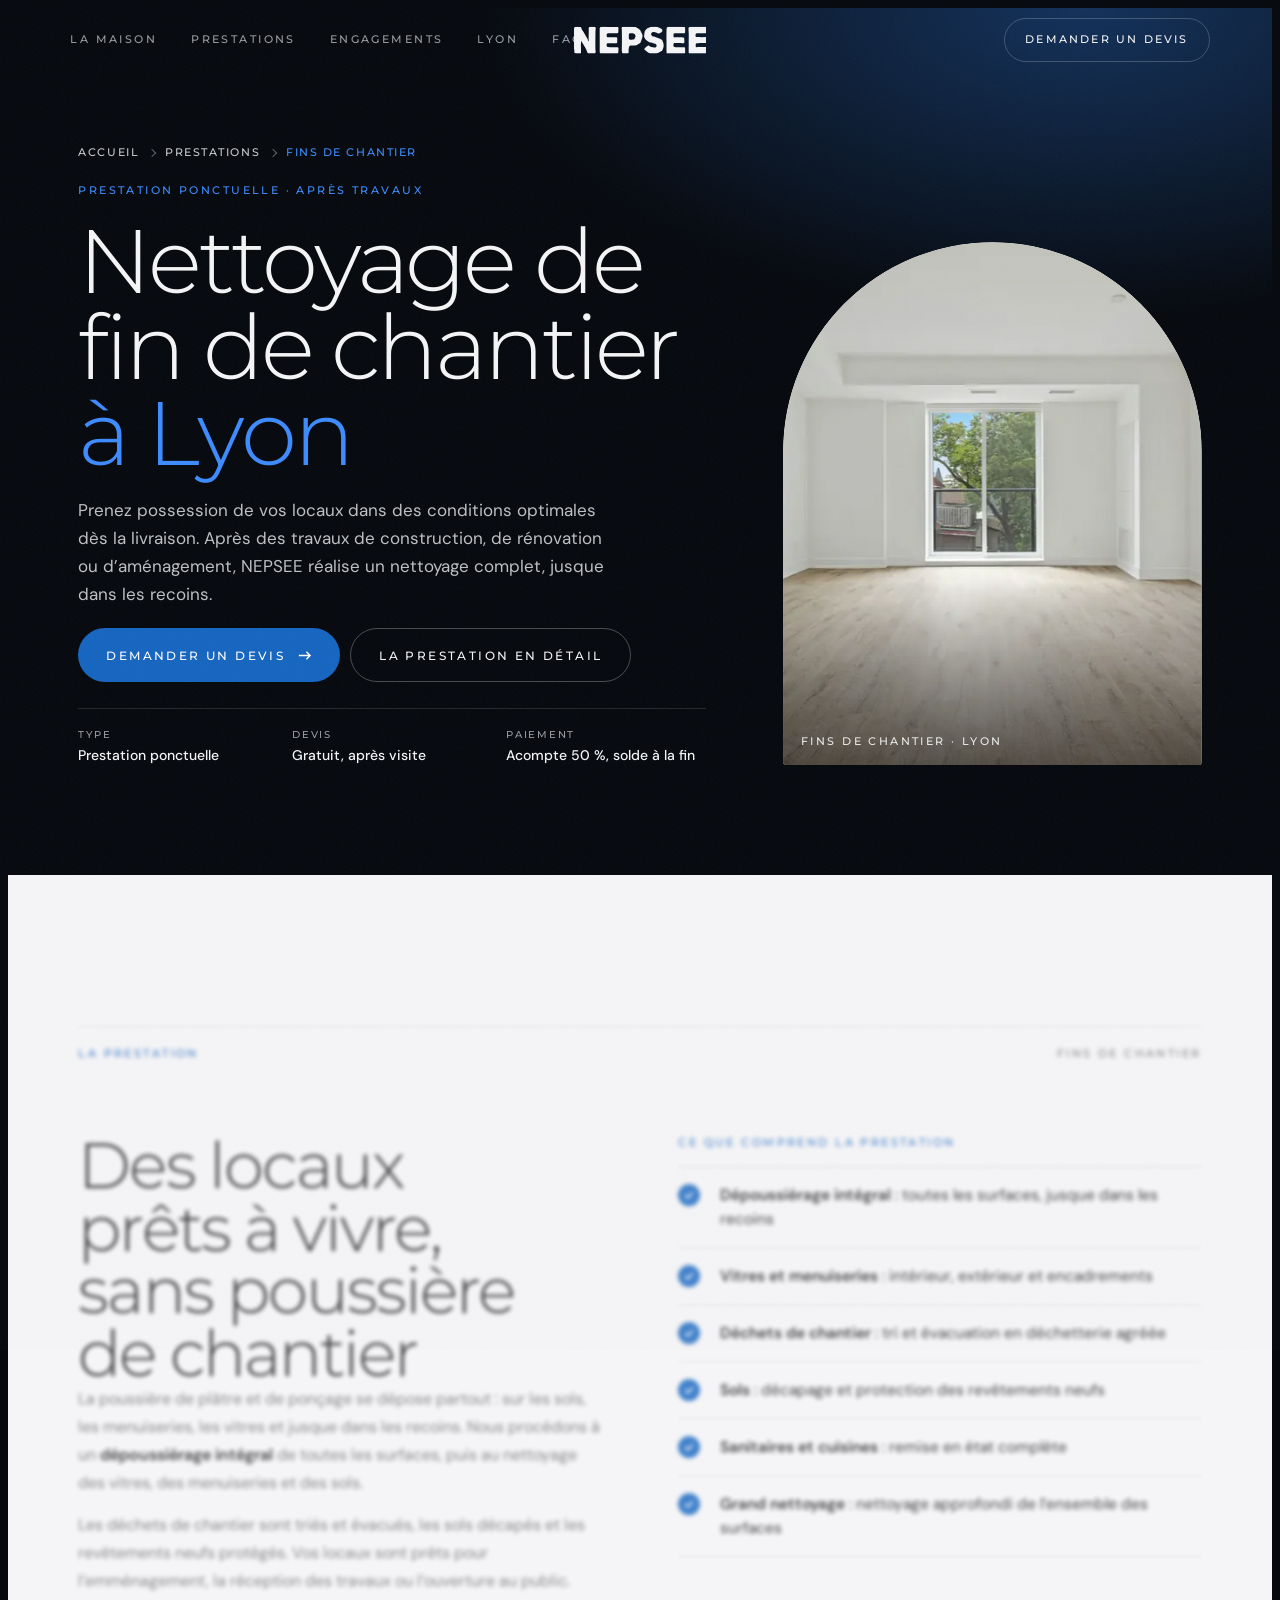
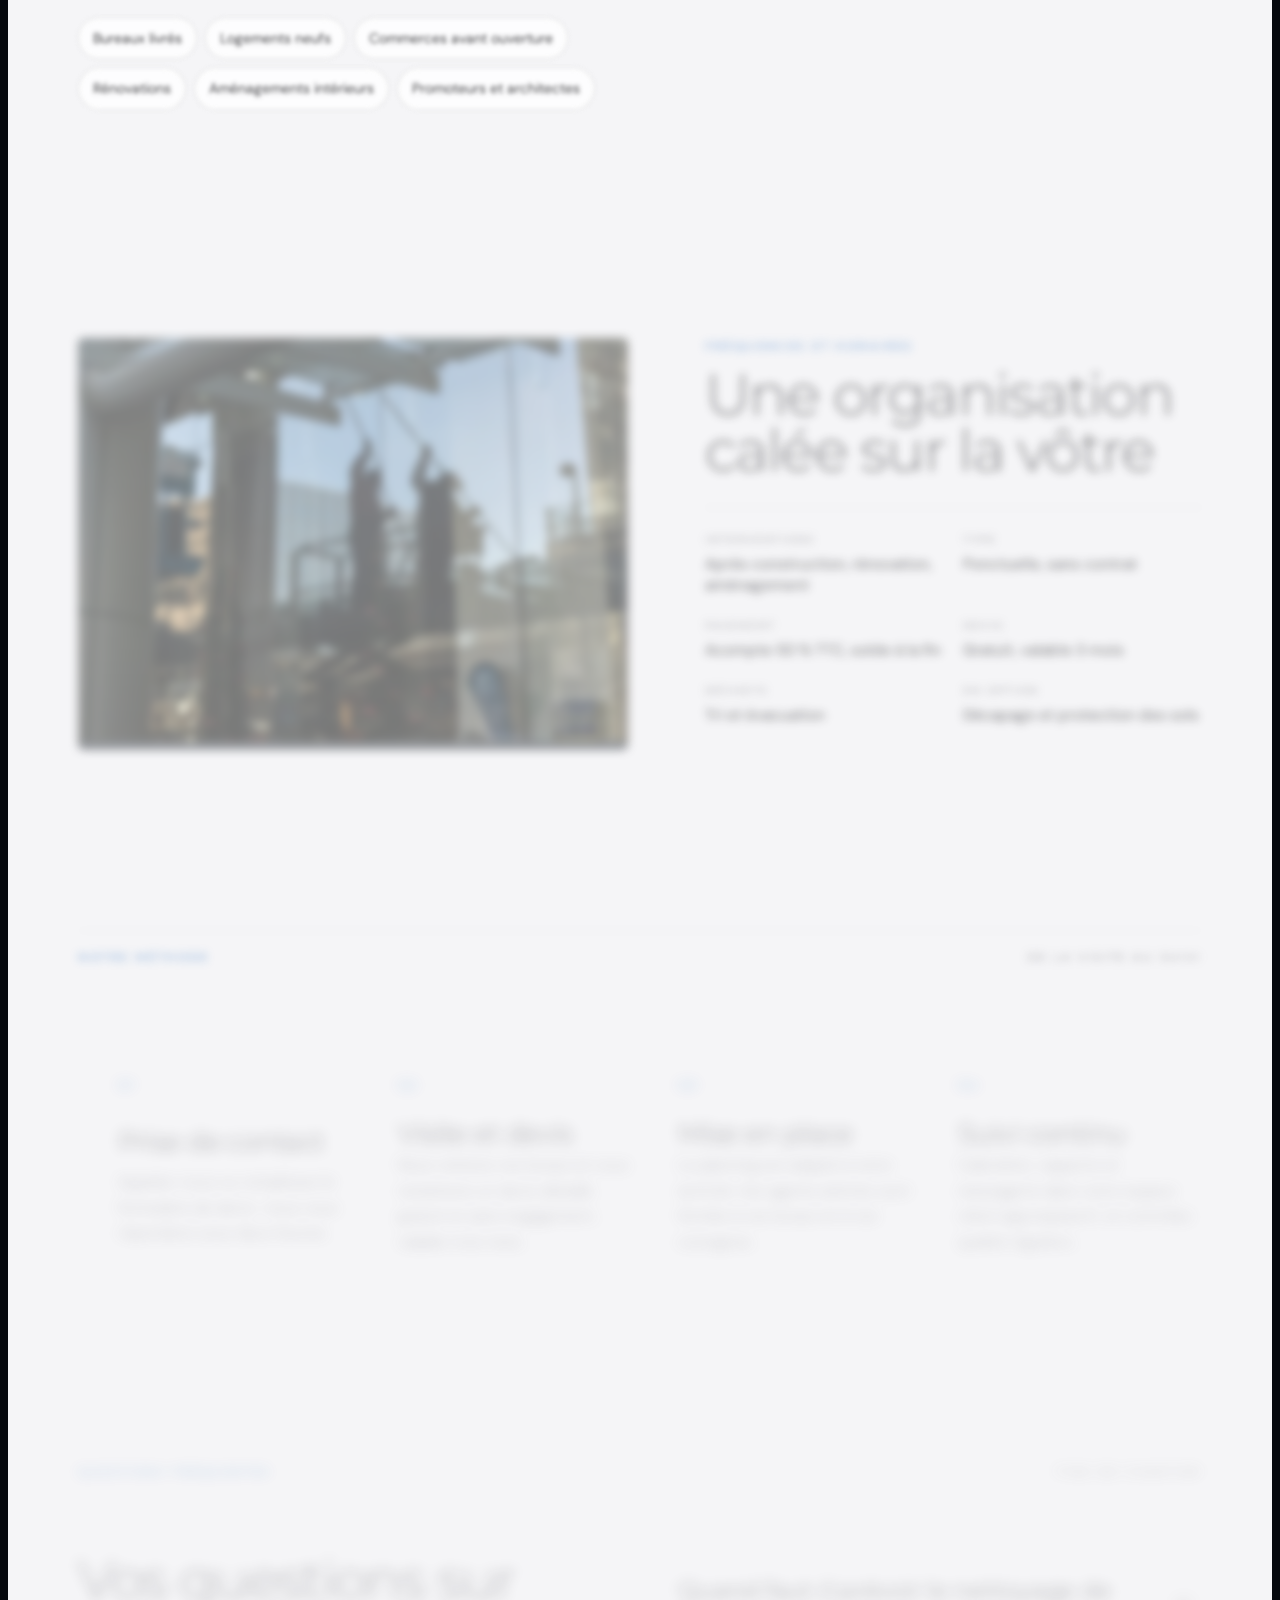
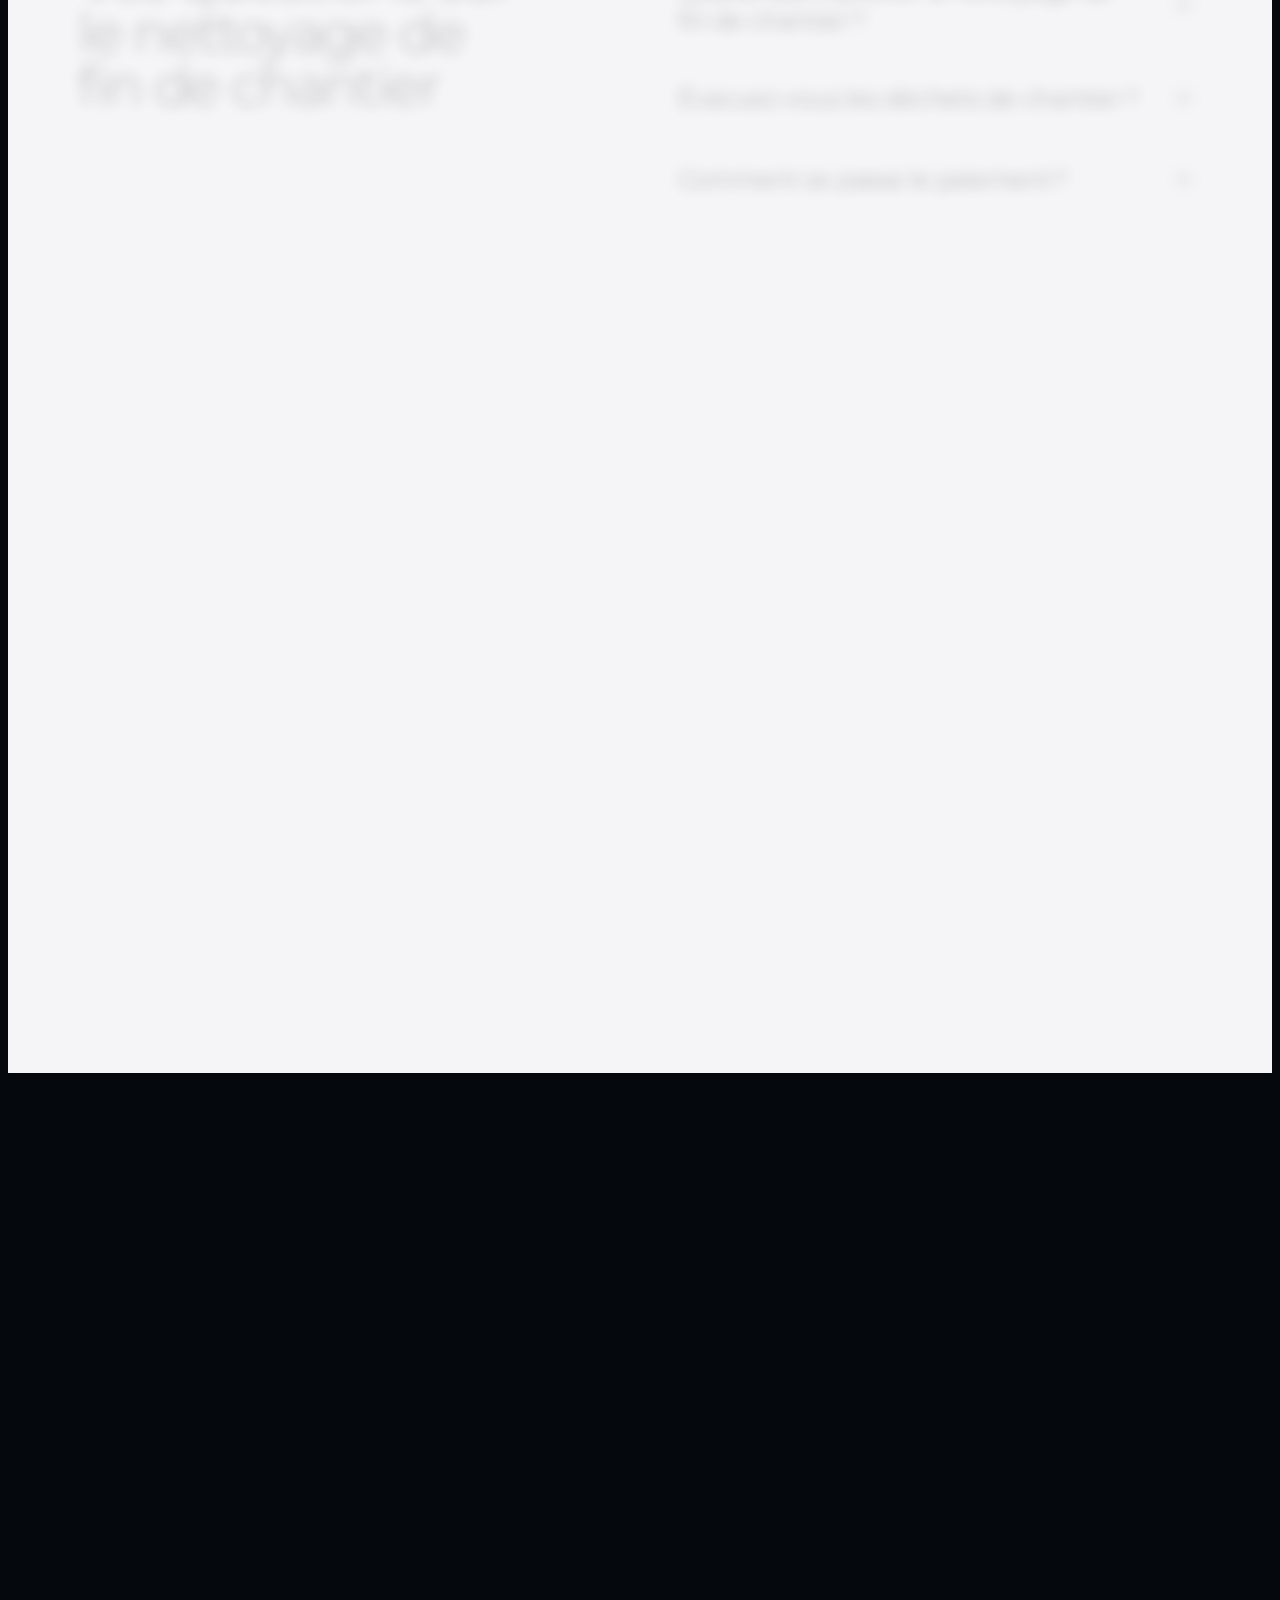
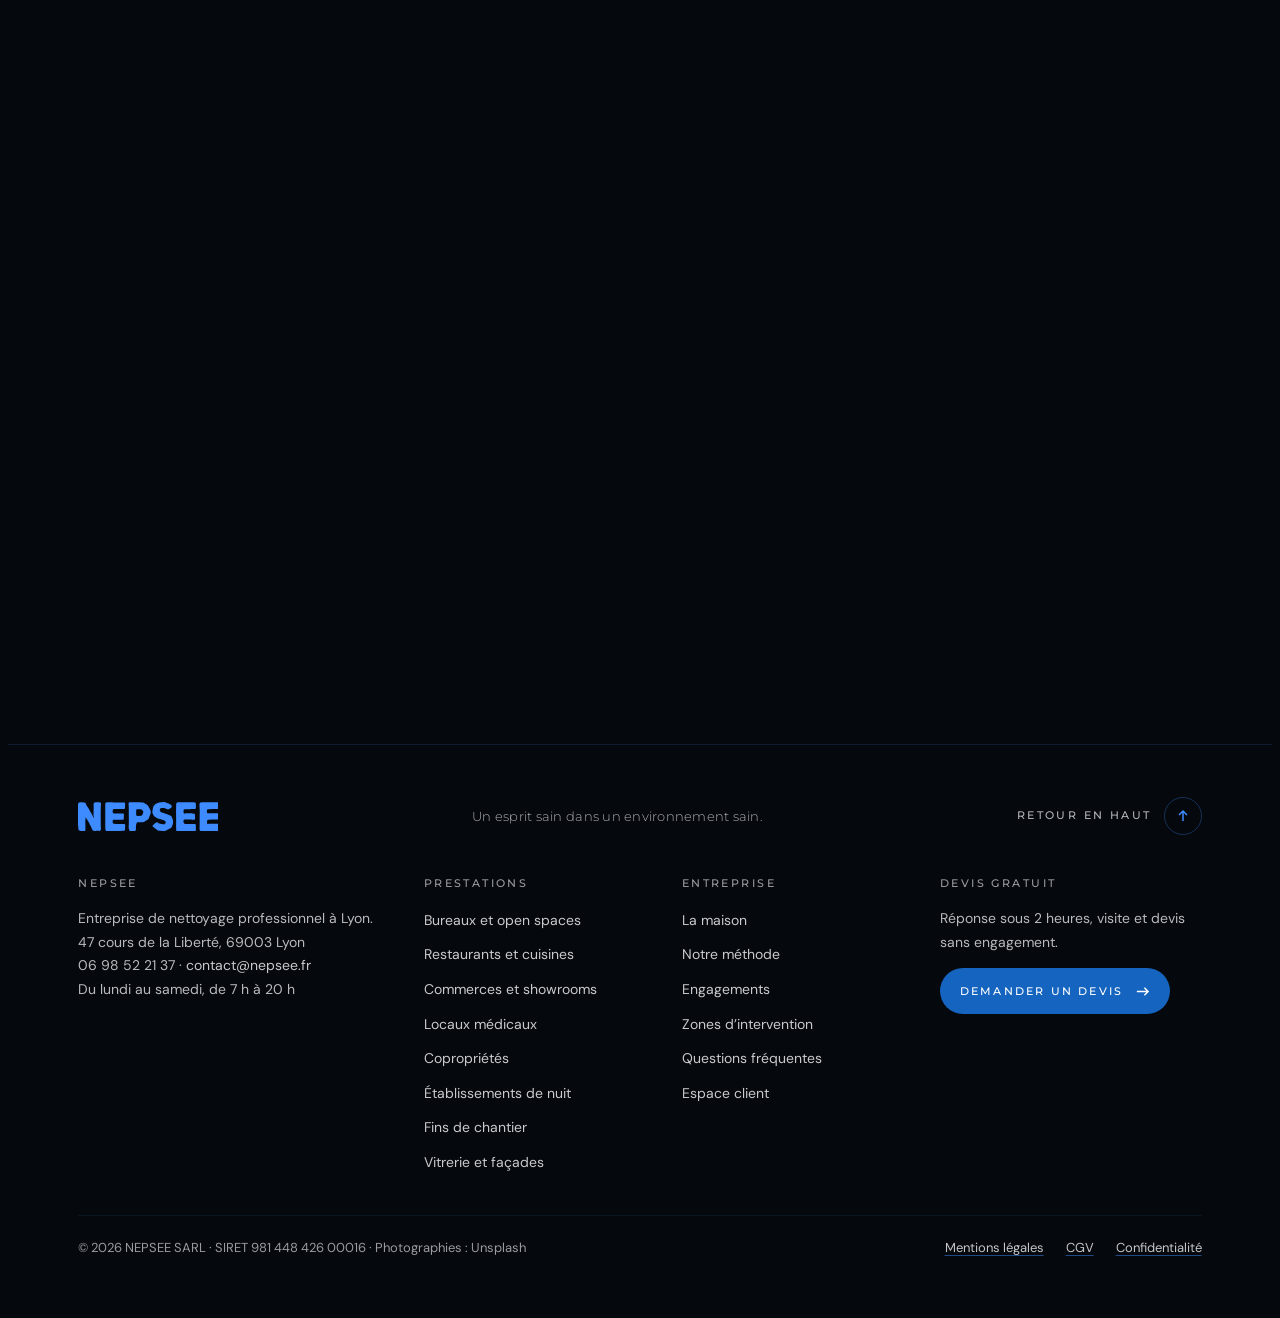
<file: nettoyage-fin-de-chantier-lyon.html>
<!doctype html>
<html lang="fr">
<head>
<meta charset="utf-8">
<meta name="viewport" content="width=device-width,initial-scale=1,viewport-fit=cover">
<title>Nettoyage de fin de chantier à Lyon · NEPSEE</title>
<meta name="description" content="Nettoyage de fin de chantier à Lyon après travaux : dépoussiérage intégral, vitres et menuiseries, évacuation des déchets, décapage des sols.">
<meta name="robots" content="index,follow,max-image-preview:large">
<meta name="theme-color" content="#05080d">
<link rel="canonical" href="https://www.nepsee.fr/nettoyage-fin-de-chantier-lyon.html">
<link rel="icon" type="image/svg+xml" href="favicon.svg">
<link rel="icon" type="image/png" href="favicon.png">
<link rel="apple-touch-icon" href="apple-touch-icon.png">
<meta property="og:type" content="website">
<meta property="og:locale" content="fr_FR">
<meta property="og:site_name" content="NEPSEE">
<meta property="og:title" content="Nettoyage de fin de chantier à Lyon · NEPSEE">
<meta property="og:description" content="Nettoyage de fin de chantier à Lyon après travaux : dépoussiérage intégral, vitres et menuiseries, évacuation des déchets, décapage des sols.">
<meta property="og:url" content="https://www.nepsee.fr/nettoyage-fin-de-chantier-lyon.html">
<meta property="og:image" content="https://www.nepsee.fr/img/og.jpg">
<meta property="og:image:width" content="1200">
<meta property="og:image:height" content="630">
<meta name="twitter:card" content="summary_large_image">
<link rel="preload" href="fonts/montserrat-latin-400-normal.woff2" as="font" type="font/woff2" crossorigin>
<link rel="preload" href="fonts/dm-sans-latin-400-normal.woff2" as="font" type="font/woff2" crossorigin>
<link rel="preload" as="image" href="img/u/chantier-720x900.webp" imagesrcset="img/u/chantier-480x600.webp 480w, img/u/chantier-720x900.webp 720w, img/u/chantier-960x1200.webp 960w" imagesizes="(min-width: 900px) 34vw, 92vw" fetchpriority="high">
<link rel="stylesheet" href="css/site.css">
<script>document.documentElement.classList.add('js');if(matchMedia('(prefers-reduced-motion: reduce)').matches)document.documentElement.classList.add('hero-ready');setTimeout(function(){document.documentElement.classList.add('hero-ready','media-ready')},2200)</script>
<script type="application/ld+json">{"@context":"https://schema.org","@graph":[{"@type":"LocalBusiness","@id":"https://www.nepsee.fr/#entreprise","name":"NEPSEE","url":"https://www.nepsee.fr/","telephone":"+33698522137","email":"contact@nepsee.fr","image":"https://www.nepsee.fr/img/og.jpg","logo":"https://www.nepsee.fr/apple-touch-icon.png","address":{"@type":"PostalAddress","streetAddress":"47 cours de la Liberté","postalCode":"69003","addressLocality":"Lyon","addressRegion":"Auvergne-Rhône-Alpes","addressCountry":"FR"}},{"@type":"Service","@id":"https://www.nepsee.fr/nettoyage-fin-de-chantier-lyon.html#service","name":"Nettoyage de fin de chantier à Lyon","serviceType":"Nettoyage de fin de chantier","description":"Nettoyage de fin de chantier à Lyon après travaux : dépoussiérage intégral, vitres et menuiseries, évacuation des déchets, décapage des sols.","provider":{"@id":"https://www.nepsee.fr/#entreprise"},"areaServed":[{"@type":"City","name":"Lyon"},{"@type":"AdministrativeArea","name":"Métropole de Lyon"}],"url":"https://www.nepsee.fr/nettoyage-fin-de-chantier-lyon.html","image":"https://www.nepsee.fr/img/u/chantier-1200x900.webp"},{"@type":"BreadcrumbList","itemListElement":[{"@type":"ListItem","position":1,"name":"Accueil","item":"https://www.nepsee.fr/"},{"@type":"ListItem","position":2,"name":"Prestations","item":"https://www.nepsee.fr/index.html#prestations"},{"@type":"ListItem","position":3,"name":"Fins de chantier","item":"https://www.nepsee.fr/nettoyage-fin-de-chantier-lyon.html"}]},{"@type":"FAQPage","mainEntity":[{"@type":"Question","name":"Quand faut-il prévoir le nettoyage de fin de chantier ?","acceptedAnswer":{"@type":"Answer","text":"Une fois les derniers corps de métier partis, quelques jours avant la livraison ou l’emménagement. Contactez-nous dès que la date est connue pour planifier la visite et l’intervention."}},{"@type":"Question","name":"Évacuez-vous les déchets de chantier ?","acceptedAnswer":{"@type":"Answer","text":"Oui. Les déchets sont triés, chargés et évacués vers une déchetterie agréée."}},{"@type":"Question","name":"Comment se passe le paiement ?","acceptedAnswer":{"@type":"Answer","text":"Un acompte de 50 % du montant TTC est demandé à la commande, le solde à la fin des travaux, par virement ou prélèvement SEPA."}}]}]}</script>
</head>
<body class="sp" data-type="Fin de chantier">
<svg width="0" height="0" style="position:absolute" aria-hidden="true">
  <symbol id="emblem" viewBox="0 0 233 232"><path d="M73.2 231.6C72.9 231.4 72.1 231.2 71.4 231.1C66.6 230.6 56.3 228.8 54.6 228.4C53.1 227.9 40.8 223.1 39.2 222.3C37.1 221.2 35.6 219.9 25.6 209.9C15.4 199.8 13.6 197.9 12.7 196.0C12.1 194.8 9.7 187.3 8.5 183.1C6.9 177.2 6.8 176.9 4.6 174.9C1.6 172.2 1.5 171.7 3.2 164.9C4.3 160.7 5.6 154.8 6.9 148.1C8.4 140.4 12.6 127.5 14.7 124.4C15.8 122.7 20.5 117.7 26.0 112.4C27.2 111.3 28.7 109.7 29.4 108.8C30.2 108.0 31.5 106.8 32.3 106.3C33.1 105.8 35.2 104.4 37.0 103.3C38.8 102.1 41.6 100.5 43.5 99.6C45.4 98.7 47.7 97.7 48.6 97.2C51.4 95.8 57.6 94.4 64.2 93.6C76.7 92.2 78.4 92.2 82.1 93.0C83.5 93.3 86.1 93.7 87.9 94.0C99.3 95.7 99.6 95.8 101.1 96.6C102.2 97.2 103.3 98.6 103.2 99.5C103.2 100.4 102.5 101.3 100.6 102.6C98.3 104.3 95.6 107.5 93.8 110.9C93.3 111.7 92.3 113.2 91.6 114.2C90.9 115.3 89.9 116.8 89.5 117.6C89.0 118.5 87.9 120.3 87.0 121.6C86.1 123.0 85.0 124.9 84.6 125.9C84.3 126.8 83.5 128.6 83.1 129.9C82.6 131.1 81.8 133.5 81.3 135.2C80.8 137.0 80.2 139.4 79.8 140.6C78.6 145.1 78.0 148.6 77.8 152.9C77.6 155.2 77.3 160.5 77.1 164.6C76.6 173.2 76.5 172.3 78.7 178.9C79.4 180.9 80.5 184.6 81.0 187.0C83.1 196.0 83.5 196.8 89.9 206.5C92.7 210.8 95.3 214.8 95.7 215.4C97.1 217.4 98.1 218.7 100.1 220.8C102.4 223.1 102.7 223.7 101.7 224.8C101.0 225.8 99.3 226.6 96.0 227.5C94.4 228.0 91.0 228.9 88.4 229.7C85.8 230.4 83.5 231.0 83.3 231.0C83.1 231.0 82.5 231.2 82.1 231.5C81.0 232.1 74.3 232.2 73.2 231.6ZM150.0 230.3C149.1 230.0 146.6 229.1 144.4 228.2C142.2 227.3 139.5 226.2 138.4 225.8C137.3 225.3 136.0 224.8 135.5 224.6C135.0 224.4 133.6 223.8 132.2 223.3C127.6 221.6 127.7 221.7 115.6 209.7C103.9 198.0 103.6 197.7 102.6 194.4C101.8 192.1 99.5 184.7 99.1 183.2C98.9 182.6 98.2 180.3 97.4 178.1L96.0 174.0L96.0 169.5C96.0 157.6 97.0 149.7 99.7 141.2C101.7 134.9 103.7 134.3 108.4 138.8C110.9 141.2 112.2 142.1 115.6 143.9C117.1 144.7 119.5 146.0 120.8 146.9C123.0 148.3 126.7 150.0 127.5 150.0C127.7 150.0 128.8 150.4 130.1 151.0C131.3 151.5 133.8 152.5 135.5 153.2C137.2 153.9 141.0 155.4 143.9 156.6C146.8 157.8 149.9 158.8 150.7 159.0C151.7 159.2 155.8 159.3 163.9 159.2L175.6 159.1L178.2 158.3C179.7 157.8 181.9 157.2 183.1 156.8C186.9 155.8 195.8 153.3 198.1 152.6C199.7 152.1 203.3 150.3 204.9 149.2C206.8 147.9 207.7 147.4 211.4 145.8C213.3 144.9 215.5 143.8 216.2 143.3C216.9 142.8 218.8 141.5 220.4 140.4C222.0 139.3 223.5 138.2 223.8 137.9C227.0 135.0 227.6 134.8 229.0 135.8C230.2 136.6 231.2 139.1 232.0 143.0C232.1 143.8 232.4 144.6 232.6 144.8C233.2 145.2 233.2 178.9 232.7 179.5C232.5 179.7 232.0 181.3 231.5 183.0C231.1 184.7 230.6 186.4 230.5 186.8C230.4 187.1 229.9 188.7 229.5 190.2C228.3 194.6 227.7 196.3 226.7 197.8C225.6 199.4 206.3 218.7 204.1 220.3C201.6 222.2 199.0 223.6 196.9 224.3C194.8 225.0 193.8 225.3 187.6 227.0C185.6 227.6 182.5 228.5 180.9 228.9C179.2 229.4 177.3 230.0 176.5 230.2C174.2 230.8 152.2 230.9 150.0 230.3ZM169.2 141.0C167.3 140.8 164.1 140.4 162.2 140.2C155.1 139.3 147.0 138.0 145.2 137.4C141.7 136.1 139.0 133.9 139.0 132.2C139.0 131.3 139.2 131.1 141.6 128.7C143.8 126.5 144.3 125.8 145.3 123.8C146.0 122.5 147.3 120.4 148.3 119.0C149.3 117.7 150.4 116.0 150.7 115.3C153.1 110.3 154.2 108.3 155.8 105.8C158.4 101.9 158.6 101.2 159.9 93.4C160.5 89.7 161.2 85.2 161.5 83.5C162.3 79.3 162.6 55.6 161.9 53.0C161.5 51.3 161.3 51.0 155.4 36.4C154.3 33.8 153.1 30.8 152.7 29.8C151.4 26.3 151.1 25.9 149.6 23.6C148.8 22.4 147.9 20.9 147.6 20.3C146.8 18.8 142.5 13.1 141.4 12.0C137.4 8.2 138.3 6.2 145.1 4.3C146.9 3.7 149.1 3.0 150.0 2.6C152.7 1.7 154.8 1.5 163.0 1.8C173.2 2.1 174.1 2.2 177.3 3.0C181.1 4.1 180.8 4.0 187.5 5.7C198.0 8.4 198.5 8.6 201.2 10.8C202.1 11.5 205.0 13.8 207.5 15.9C225.7 30.6 224.4 29.3 225.6 34.1C226.8 38.8 228.2 42.8 230.7 48.4C231.0 48.9 231.5 50.4 231.8 51.6C232.2 52.7 232.6 53.8 232.8 53.9C233.2 54.1 233.1 89.2 232.6 89.7C232.5 89.9 232.1 90.7 231.9 91.5C231.7 92.3 231.2 94.2 230.7 95.8C229.3 101.0 228.9 101.8 226.6 104.3C225.5 105.5 224.0 107.4 223.3 108.4C222.0 110.5 215.2 119.1 211.8 123.1C209.3 125.9 206.5 128.2 203.6 129.5C196.0 133.1 193.7 134.1 188.6 136.1C185.5 137.4 181.6 139.0 180.1 139.6C175.3 141.7 174.9 141.7 169.2 141.0ZM10.4 96.3C8.5 95.1 8.0 94.0 7.5 89.2C7.1 85.9 6.8 84.6 5.8 81.7C4.7 78.6 4.5 75.2 5.3 72.7C5.5 72.0 5.9 70.2 6.1 68.9C6.3 67.5 6.6 65.6 6.8 64.8C6.9 63.9 7.1 60.3 7.1 56.9C7.2 47.8 7.6 46.2 11.5 40.3C12.7 38.4 14.7 35.1 15.9 32.8C18.4 28.6 19.3 27.4 22.1 25.6C23.9 24.4 25.4 23.0 26.4 21.5C28.4 18.4 29.1 17.7 33.3 14.7C43.1 7.7 45.1 6.6 51.1 6.0C53.3 5.8 56.4 5.0 57.1 4.5C57.7 4.1 61.2 3.2 63.7 2.9C65.2 2.7 66.9 2.4 67.6 2.3C68.3 2.1 70.4 1.8 72.2 1.5C74.1 1.2 76.4 0.7 77.3 0.4C79.0 -0.1 79.1 -0.1 79.8 0.3C80.3 0.6 82.0 1.1 83.8 1.6C85.5 2.1 87.9 2.8 89.2 3.1C90.6 3.5 93.8 4.3 96.5 5.0C103.3 6.8 103.3 6.8 110.2 11.3C113.6 13.6 118.2 16.6 120.4 18.1C122.7 19.6 125.0 21.2 125.7 21.8C126.8 22.8 128.0 24.9 128.0 25.8C128.0 26.1 128.2 27.0 128.5 27.8C129.0 29.2 129.7 30.4 132.2 33.9C132.7 34.6 133.5 36.0 134.2 37.0C134.8 38.0 136.3 40.5 137.5 42.5C141.4 48.9 143.0 51.7 143.5 53.0C144.3 55.4 143.6 84.5 142.7 86.9C141.9 88.9 138.9 94.0 137.8 95.1C135.5 97.5 132.7 96.6 126.2 91.0C123.5 88.7 121.4 87.2 118.6 85.7C117.5 85.2 115.9 84.3 115.0 83.8C109.1 80.6 105.2 78.8 101.6 77.7C100.1 77.2 97.2 76.6 92.3 76.0C87.8 75.4 84.6 74.9 81.6 74.4C79.7 74.1 77.2 74.0 68.7 73.9C56.7 73.9 57.6 73.7 55.1 76.0C53.2 77.7 52.6 77.9 49.4 78.1C46.4 78.3 42.7 78.9 41.9 79.3C41.6 79.5 40.3 80.3 39.0 81.1C37.6 82.0 35.7 83.0 34.4 83.5C32.3 84.2 29.9 85.6 28.5 86.9C27.4 88.0 26.0 88.9 23.1 90.3C20.9 91.5 19.8 92.2 18.1 93.8C15.0 96.6 12.3 97.5 10.4 96.3Z"/></symbol>
  <symbol id="wordmark" viewBox="0 0 488 101"><path d="M8.1 100.3C7.7 99.8 7.3 99.7 5.8 99.5C4.0 99.3 3.8 99.2 3.0 98.3C1.7 97.0 1.5 96.1 1.2 91.1C1.0 86.6 0.6 83.7 0.2 83.0C0.1 82.7 0.0 68.8 0.0 44.8C0.0 7.8 0.0 7.1 0.5 6.0C0.8 5.4 1.0 4.8 1.0 4.6C1.0 3.8 3.1 2.1 4.5 1.8C8.5 0.9 14.3 0.8 17.8 1.4C19.0 1.6 20.8 1.9 21.7 2.0C24.9 2.4 26.3 3.5 27.4 6.4C29.3 11.7 29.2 11.4 33.4 17.8C37.2 23.5 38.1 25.0 39.7 28.1C43.7 35.5 43.8 35.8 46.3 39.6C49.0 43.7 49.6 44.7 50.4 46.7C52.9 53.1 54.1 55.2 54.9 54.5C55.4 54.1 55.3 52.7 54.5 49.8C54.0 48.1 54.0 47.5 54.1 44.6C54.4 39.0 54.7 13.8 54.4 10.1C54.2 5.6 54.4 4.8 56.0 3.2C57.5 1.7 59.4 1.3 66.8 1.0C74.2 0.6 76.6 1.0 78.7 2.9C80.7 4.7 80.8 5.8 79.8 11.1C79.2 14.6 79.0 83.5 79.6 86.8C80.0 88.5 80.0 89.8 79.9 92.2C79.8 96.0 79.4 97.1 77.5 99.4L76.1 101.0L74.2 100.9C73.2 100.9 71.5 100.6 70.5 100.4C67.6 99.7 64.6 99.7 64.0 100.4C63.3 101.3 55.5 101.3 54.8 100.5C54.6 100.2 53.8 99.8 53.0 99.5C50.3 98.5 49.2 97.1 48.3 93.7C48.0 92.6 47.4 91.0 47.0 90.0C46.5 89.1 45.9 87.5 45.5 86.3C45.1 85.2 44.1 83.2 43.3 81.8C42.5 80.5 40.8 77.3 39.6 74.7C38.3 72.2 36.4 68.8 35.4 67.3C34.3 65.7 32.8 63.2 31.9 61.6C28.7 56.0 27.2 53.8 26.6 53.8C26.0 53.8 26.0 54.2 26.3 56.5C26.5 58.5 26.5 58.8 25.9 61.6C25.2 64.6 25.2 64.6 25.5 69.6C25.6 72.4 25.8 79.6 25.8 85.8L25.9 96.9L25.1 98.6C24.6 99.5 24.3 100.5 24.2 100.7C24.2 100.9 22.9 101.0 16.4 101.0L8.6 101.0L8.1 100.3ZM96.8 99.0C94.9 95.3 95.0 99.6 95.0 50.1L94.9 5.8L95.5 4.6C96.2 3.2 97.5 2.1 99.1 1.6C100.9 1.1 116.9 1.0 124.6 1.5C132.1 2.0 156.1 2.0 158.6 1.6C160.9 1.2 161.9 1.4 163.1 2.7C164.4 4.1 164.6 5.5 164.3 8.7C164.1 10.2 164.0 13.6 164.0 16.4C164.0 22.2 163.8 23.0 161.8 24.2L160.7 24.8L143.2 24.8C123.9 24.9 124.5 24.8 122.8 26.4C121.4 27.6 121.0 28.6 120.8 31.3C120.5 36.2 121.1 38.1 123.5 39.3L124.6 39.9L141.0 39.9L157.4 39.9L158.2 40.5C160.0 41.8 160.1 42.4 159.9 48.4C159.7 51.3 159.7 54.9 159.7 56.4C159.8 59.6 159.6 60.3 158.1 61.4L157.2 62.1L140.2 62.1L123.3 62.1L122.4 62.8C121.9 63.2 121.3 64.0 121.1 64.4C120.6 65.5 120.6 70.7 121.0 72.3C121.4 73.6 122.8 75.4 123.9 75.9C125.1 76.4 136.2 76.7 150.3 76.7L161.9 76.8L162.8 77.3C163.2 77.6 163.9 78.4 164.2 79.1C164.8 80.3 164.8 80.3 164.5 83.0C164.3 84.4 164.2 87.8 164.1 90.5C164.1 95.8 163.8 97.1 162.4 99.3C162.0 99.8 161.8 100.4 161.8 100.6C161.8 101.2 158.3 101.2 157.3 100.6C156.6 100.2 156.4 100.2 155.5 100.5C154.0 101.0 142.6 101.2 141.8 100.7C141.5 100.5 141.2 100.5 140.8 100.7C140.4 100.9 134.0 101.0 119.1 101.0L97.8 101.0L96.8 99.0ZM180.2 100.7C180.2 100.5 179.8 99.8 179.3 99.0C178.0 97.2 177.9 96.8 177.1 91.7L176.4 87.4L176.9 83.1C177.6 76.1 177.3 15.4 176.5 11.4C175.5 6.0 176.3 2.6 178.8 1.2C179.4 0.9 206.8 0.9 212.1 1.2C225.6 2.1 227.9 2.3 229.4 2.7C231.4 3.3 241.5 10.0 243.4 11.9C244.1 12.6 245.0 13.9 245.5 14.8C245.9 15.7 247.4 18.9 248.9 21.9C255.0 34.3 255.0 35.3 250.4 46.9C249.6 48.8 248.4 52.0 247.7 54.1C245.8 59.9 245.8 59.9 240.2 63.4C239.8 63.7 237.6 65.1 235.4 66.6C233.2 68.0 230.9 69.4 230.4 69.6C229.1 70.2 225.4 70.4 216.2 70.6C211.9 70.7 207.9 70.9 207.4 71.0C205.7 71.5 204.2 73.2 203.6 75.5C202.3 79.7 201.5 88.9 202.0 93.1C202.4 96.9 201.7 98.4 198.8 100.2L197.6 101.0L188.9 101.0C182.2 101.0 180.2 100.9 180.2 100.7ZM282.3 100.6C282.1 100.4 281.2 100.0 280.2 99.6C279.2 99.2 277.8 98.5 277.0 98.1C274.6 96.5 266.3 90.4 262.4 87.2C259.8 85.1 259.4 83.3 261.0 81.3C261.6 80.6 262.1 80.0 262.2 80.0C262.4 80.0 263.9 78.6 265.7 76.9C268.5 74.2 269.2 73.7 271.9 72.3C275.9 70.1 276.3 70.1 278.6 72.1C280.4 73.6 281.6 74.3 283.6 75.0C284.3 75.3 285.7 75.8 286.6 76.1C289.3 77.1 292.7 77.7 296.7 77.9L300.2 78.1L301.5 77.3C303.8 75.8 306.2 72.4 305.9 71.0C305.6 70.0 303.6 66.5 302.6 65.4C301.3 64.1 300.4 63.7 296.4 62.6C294.4 62.1 292.0 61.4 291.0 61.1C290.0 60.8 287.3 60.0 285.0 59.5C279.4 58.2 277.2 57.3 273.9 55.3C266.7 50.8 263.8 47.8 261.3 42.5C259.0 37.6 258.7 35.9 259.4 32.4C259.6 31.4 259.9 29.5 260.1 28.1C261.9 15.9 261.7 16.6 266.4 11.0C269.5 7.3 270.2 6.8 274.2 5.3C275.5 4.9 277.4 4.0 278.4 3.5C281.2 1.9 283.5 1.5 293.6 0.9C295.0 0.8 296.6 0.5 297.1 0.4C298.6 -0.2 301.2 -0.1 302.4 0.5C302.9 0.8 303.5 1.0 303.8 1.0C304.0 1.0 305.9 1.6 308.0 2.3C319.6 6.4 324.9 9.3 326.2 12.4C327.9 16.5 326.5 19.7 322.0 22.2C321.0 22.7 319.3 23.7 318.4 24.4C315.1 26.6 312.9 26.6 308.8 24.5C305.1 22.6 301.7 21.4 298.5 21.0C295.9 20.7 291.5 20.7 290.0 21.0C287.6 21.7 285.0 25.5 285.0 28.5C285.0 29.9 285.6 31.2 287.2 33.2C289.3 35.8 289.9 36.1 294.8 37.4C299.7 38.6 299.9 38.7 312.8 43.9C315.6 45.0 318.6 46.2 319.5 46.6C324.9 48.9 326.1 49.9 327.6 54.2C328.0 55.4 328.6 57.0 329.1 57.9C331.7 63.1 332.3 71.9 330.5 78.0C329.8 80.2 328.1 84.8 327.3 86.6C326.2 89.0 324.0 90.7 318.9 93.2C307.8 98.7 306.2 99.5 305.9 100.5C305.7 101.0 305.3 101.0 294.1 101.0C284.4 101.0 282.5 100.9 282.3 100.6ZM342.6 98.8C342.1 96.9 342.0 96.4 342.2 94.3C342.4 92.6 342.3 91.4 342.1 90.2C341.9 88.8 341.9 85.9 342.0 78.5C342.1 73.1 342.1 62.4 342.0 54.9C341.8 34.8 342.1 6.4 342.5 5.2C343.0 3.8 344.8 1.9 346.1 1.4C347.1 1.0 348.7 0.9 372.2 1.0C386.1 1.0 398.5 1.1 399.9 1.3C401.2 1.4 403.6 1.5 405.1 1.5C408.2 1.5 409.1 1.8 410.2 3.1L410.9 4.1L410.9 13.1L410.9 22.1L410.3 23.0C408.8 24.9 410.2 24.8 389.3 24.9C368.3 25.0 369.7 24.9 368.6 27.0C367.8 28.2 367.7 36.1 368.4 38.0C369.3 40.5 370.4 41.0 373.5 40.2C376.9 39.3 395.0 39.3 398.4 40.2C400.3 40.7 400.9 40.8 402.8 40.6L405.0 40.5L406.0 41.4C407.5 42.8 407.7 43.8 408.0 51.4C408.2 55.1 408.2 58.4 408.1 58.9C408.0 59.8 406.4 61.4 405.4 61.6C404.7 61.8 375.0 61.6 373.2 61.4C370.4 61.0 368.4 62.7 367.6 66.2C366.9 69.4 368.0 73.2 370.1 74.9C372.2 76.5 372.7 76.5 390.9 76.5C409.5 76.5 408.9 76.4 410.1 78.2L410.8 79.2L410.9 88.1C411.1 96.8 411.0 97.1 410.5 99.0L409.9 101.0L376.5 101.0L343.1 101.0L342.6 98.8ZM426.5 100.8C426.5 100.6 425.9 99.9 425.3 99.1C423.8 97.5 423.8 97.4 423.9 91.8C424.0 89.3 424.1 76.7 424.1 63.6C424.2 50.6 424.3 38.3 424.4 36.4C424.5 33.1 424.5 30.6 423.7 17.9C423.2 9.1 423.3 6.3 424.0 4.9C424.7 3.4 426.1 2.4 427.9 2.0C429.7 1.6 448.4 1.3 469.6 1.3L488.0 1.2L488.0 13.0L488.0 24.7L477.7 24.8C472.0 24.9 464.3 25.0 460.5 25.0C453.8 25.0 453.6 25.0 452.4 25.6C449.9 26.8 449.2 28.4 449.3 32.8C449.3 36.9 449.9 38.3 452.1 39.1C452.4 39.2 460.6 39.3 470.3 39.3L488.0 39.2L488.0 50.2L488.0 61.2L481.1 61.3C451.5 62.0 452.4 61.9 450.9 64.0L450.1 65.0L450.1 69.8C450.1 74.4 450.2 74.7 450.7 75.4C451.6 76.6 452.4 76.9 454.3 76.4C455.7 76.1 458.1 76.0 472.0 76.0L488.0 76.0L488.0 88.5L488.0 101.0L457.2 101.0C438.2 101.0 426.5 100.9 426.5 100.8ZM220.8 48.2C222.1 47.8 223.7 46.1 224.4 44.4C224.7 43.7 225.4 42.2 225.9 41.0C227.5 37.2 227.7 35.7 227.2 33.2C226.2 29.4 224.0 27.2 219.2 25.5C217.7 24.9 217.3 24.9 211.8 24.9L206.0 24.9L205.0 25.6C203.0 27.1 202.9 27.4 202.8 35.8C202.7 45.7 202.9 46.9 205.5 48.2C206.6 48.8 206.8 48.8 213.2 48.6C217.1 48.5 220.3 48.4 220.8 48.2Z"/></symbol>
  <symbol id="arr" viewBox="0 0 16 16"><path d="M2 8h12M10 4l4 4-4 4" fill="none" stroke="currentColor" stroke-width="1.5"/></symbol>
</svg>

<header class="top">
  <div class="top-in">
    <nav aria-label="Navigation principale">
      <a href="/#maison">La maison</a>
      <a href="/#prestations">Prestations</a>
      <a href="/#engagements">Engagements</a>
      <a href="/#lyon">Lyon</a>
      <a href="/#faq">FAQ</a>
    </nav>
    <div class="act">
      <button class="hbtn" type="button" data-quote>Demander un devis</button>
      <button class="burger" type="button" id="burger" aria-label="Ouvrir le menu" aria-controls="drawer" aria-expanded="false">
        <svg viewBox="0 0 18 18" fill="none" stroke="currentColor" stroke-width="1.5" aria-hidden="true"><path d="M2 6h14M2 12h14"/></svg>
      </button>
    </div>
  </div>
</header>
<a class="flying" id="flying" href="/" aria-label="NEPSEE, accueil"><svg class="logo-svg" viewBox="0 0 488 101" aria-hidden="true"><use href="#wordmark"/></svg></a>

<div class="drawer" id="drawer" hidden>
  <div class="drawer-head">
    <svg class="logo-svg" viewBox="0 0 488 101" role="img" aria-label="NEPSEE"><use href="#wordmark"/></svg>
    <button class="xbtn" type="button" id="drawerX" aria-label="Fermer le menu"><svg viewBox="0 0 16 16" fill="none" stroke="currentColor" stroke-width="1.5" aria-hidden="true"><path d="M3 3l10 10M13 3L3 13"/></svg></button>
  </div>
  <nav aria-label="Menu mobile">
    <a href="/#maison">La maison <small>01</small></a>
    <a href="/#prestations">Prestations <small>02</small></a>
    <a href="/#engagements">Engagements <small>03</small></a>
    <a href="/#lyon">Lyon <small>04</small></a>
    <a href="/#faq">FAQ <small>05</small></a>
  </nav>
  <ul class="drawer-svc" aria-label="Nos prestations">
    <li><a href="nettoyage-bureaux-lyon.html">Bureaux et open spaces</a></li><li><a href="nettoyage-restaurant-lyon.html">Restaurants et cuisines</a></li><li><a href="nettoyage-locaux-commerciaux-lyon.html">Commerces et showrooms</a></li><li><a href="nettoyage-cabinet-medical-lyon.html">Locaux médicaux</a></li><li><a href="nettoyage-copropriete-lyon.html">Copropriétés</a></li><li><a href="nettoyage-etablissement-de-nuit-lyon.html">Établissements de nuit</a></li><li><a href="nettoyage-fin-de-chantier-lyon.html">Fins de chantier</a></li><li><a href="nettoyage-vitres-lyon.html">Vitrerie et façades</a></li>
  </ul>
  <div class="foot">
    <button class="btn btn-blue" type="button" data-quote>Demander un devis <svg aria-hidden="true"><use href="#arr"/></svg></button>
    <p>06 98 52 21 37 · contact@nepsee.fr</p>
  </div>
</div>

<main>
  <section class="sp-hero wrap" aria-labelledby="h1">
    <div class="sp-grid">
      <div class="sp-copy">
        <nav class="crumbs" aria-label="Fil d’Ariane"><ol><li><a href="/">Accueil</a></li><li><a href="/#prestations">Prestations</a></li><li><span aria-current="page">Fins de chantier</span></li></ol></nav>
        <p class="label">Prestation ponctuelle · Après travaux</p>
        <h1 id="h1">Nettoyage de fin de chantier <span>à Lyon</span></h1>
        <p class="sp-lead">Prenez possession de vos locaux dans des conditions optimales dès la livraison. Après des travaux de construction, de rénovation ou d’aménagement, NEPSEE réalise un nettoyage complet, jusque dans les recoins.</p>
        <div class="sp-act"><button class="btn btn-blue" type="button" data-quote>Demander un devis <svg aria-hidden="true"><use href="#arr"/></svg></button><a class="btn btn-line" href="#prestation">La prestation en détail</a></div>
        <div class="sp-facts"><div><small>Type</small><b>Prestation ponctuelle</b></div><div><small>Devis</small><b>Gratuit, après visite</b></div><div><small>Paiement</small><b>Acompte 50 %, solde à la fin</b></div></div>
      </div>
      <figure class="sp-photo ph dk" style="margin:0;background-color:#e3e1de"><img src="img/u/chantier-720x900.webp" srcset="img/u/chantier-480x600.webp 480w, img/u/chantier-720x900.webp 720w, img/u/chantier-960x1200.webp 960w" sizes="(min-width: 900px) 34vw, 92vw" width="720" height="900" alt="Pièce rénovée, propre et prête à être livrée après un nettoyage de fin de chantier" decoding="async" fetchpriority="high"><figcaption class="label">Fins de chantier · Lyon</figcaption></figure>
    </div>
  </section>

  <div class="zone light on-light">
    <section class="sp-sec wrap" id="prestation">
      <div class="rowhead" data-reveal><p class="label">La prestation</p><p class="label">Fins de chantier</p></div>
      <div class="sp-two">
        <div class="sp-text">
          <h2 data-reveal>Des locaux prêts à vivre, sans poussière de chantier</h2>
          <p data-reveal>La poussière de plâtre et de ponçage se dépose partout : sur les sols, les menuiseries, les vitres et jusque dans les recoins. Nous procédons à un <strong>dépoussiérage intégral</strong> de toutes les surfaces, puis au nettoyage des vitres, des menuiseries et des sols.</p><p data-reveal>Les déchets de chantier sont triés et évacués, les sols décapés et les revêtements neufs protégés. Vos locaux sont prêts pour l’emménagement, la réception des travaux ou l’ouverture au public.</p>
          <div class="pills" data-reveal aria-label="Locaux concernés"><span>Bureaux livrés</span><span>Logements neufs</span><span>Commerces avant ouverture</span><span>Rénovations</span><span>Aménagements intérieurs</span><span>Promoteurs et architectes</span></div>
        </div>
        <div>
          <h3 class="label" data-reveal style="color:var(--blue);margin-bottom:16px">Ce que comprend la prestation</h3>
          <ul class="checks" data-reveal><li><span><b>Dépoussiérage intégral</b> : toutes les surfaces, jusque dans les recoins</span></li><li><span><b>Vitres et menuiseries</b> : intérieur, extérieur et encadrements</span></li><li><span><b>Déchets de chantier</b> : tri et évacuation en déchetterie agréée</span></li><li><span><b>Sols</b> : décapage et protection des revêtements neufs</span></li><li><span><b>Sanitaires et cuisines</b> : remise en état complète</span></li><li><span><b>Grand nettoyage</b> : nettoyage approfondi de l’ensemble des surfaces</span></li></ul>
        </div>
      </div>
    </section>

    <section class="sp-sec wrap">
      <div class="sp-two rev">
        <figure class="sp-detail ph" data-reveal data-parallax style="margin:0;background-color:#40464d"><img src="img/u/facade-800x600.webp" srcset="img/u/facade-480x360.webp 480w, img/u/facade-800x600.webp 800w, img/u/facade-1100x825.webp 1100w" sizes="(min-width: 900px) 46vw, 92vw" width="800" height="600" alt="Nettoyage d’une façade vitrée depuis une nacelle" decoding="async" loading="lazy"></figure>
        <div>
          <p class="label" data-reveal style="color:var(--blue)">Fréquences et horaires</p>
          <h2 class="h-xl" data-reveal style="font-size:clamp(2rem,6vw,3.6rem);margin:12px 0 28px">Une organisation calée sur la vôtre</h2>
          <dl class="spec" data-reveal><div><dt>Interventions</dt><dd>Après construction, rénovation, aménagement</dd></div><div><dt>Type</dt><dd>Ponctuelle, sans contrat</dd></div><div><dt>Paiement</dt><dd>Acompte 50 % TTC, solde à la fin</dd></div><div><dt>Devis</dt><dd>Gratuit, valable 3 mois</dd></div><div><dt>Déchets</dt><dd>Tri et évacuation</dd></div><div><dt>En option</dt><dd>Décapage et protection des sols</dd></div></dl>
        </div>
      </div>
    </section>

    <section class="sp-sec wrap" id="methode">
      <div class="rowhead" data-reveal><p class="label">Notre méthode</p><p class="label">De la visite au suivi</p></div>
      <ol class="steps"><li class="step" data-reveal><h3>Prise de contact</h3><p>Appelez-nous ou remplissez le formulaire de devis : nous vous répondons sous deux heures.</p></li><li class="step" data-reveal><h3>Visite et devis</h3><p>Nous visitons vos locaux et vous remettons un devis détaillé, gratuit et sans engagement, valable trois mois.</p></li><li class="step" data-reveal><h3>Mise en place</h3><p>Le planning est adapté à votre activité. Vos agents attitrés sont formés à vos locaux et à vos consignes.</p></li><li class="step" data-reveal><h3>Suivi continu</h3><p>Calendrier, rapports et messagerie dans votre espace client app.nepsee.fr, et contrôles qualité réguliers.</p></li></ol>
    </section>

    <section class="sp-sec wrap" id="faq-presta">
      <div class="rowhead" data-reveal><p class="label">Questions fréquentes</p><p class="label">Fins de chantier</p></div>
      <div class="sp-two">
        <h2 class="h-xl" data-reveal style="font-size:clamp(2rem,7vw,4rem)">Vos questions sur le nettoyage de fin de chantier</h2>
        <div class="on-light" data-reveal><div class="faq"><details><summary>Quand faut-il prévoir le nettoyage de fin de chantier ?<span class="ic" aria-hidden="true"><svg viewBox="0 0 14 14" fill="none" stroke="currentColor" stroke-width="1.5"><path d="M7 1v12M1 7h12"/></svg></span></summary><div class="a"><p>Une fois les derniers corps de métier partis, quelques jours avant la livraison ou l’emménagement. Contactez-nous dès que la date est connue pour planifier la visite et l’intervention.</p></div></details><details><summary>Évacuez-vous les déchets de chantier ?<span class="ic" aria-hidden="true"><svg viewBox="0 0 14 14" fill="none" stroke="currentColor" stroke-width="1.5"><path d="M7 1v12M1 7h12"/></svg></span></summary><div class="a"><p>Oui. Les déchets sont triés, chargés et évacués vers une déchetterie agréée.</p></div></details><details><summary>Comment se passe le paiement ?<span class="ic" aria-hidden="true"><svg viewBox="0 0 14 14" fill="none" stroke="currentColor" stroke-width="1.5"><path d="M7 1v12M1 7h12"/></svg></span></summary><div class="a"><p>Un acompte de 50 % du montant TTC est demandé à la commande, le solde à la fin des travaux, par virement ou prélèvement SEPA.</p></div></details></div></div>
      </div>
    </section>

    <section class="sp-sec wrap">
      <div class="rowhead" data-reveal><p class="label">Nos autres prestations</p><p class="label">Lyon &amp; métropole</p></div>
      <div class="others" data-reveal><a href="nettoyage-bureaux-lyon.html"><div class="ph " style="background-color:#c0a6a6"><img src="img/u/bureaux-560x420.webp" srcset="img/u/bureaux-320x240.webp 320w, img/u/bureaux-560x420.webp 560w" sizes="(min-width: 900px) 22vw, 45vw" width="560" height="420" alt="" decoding="async" loading="lazy"></div><h3>Bureaux et open spaces</h3></a><a href="nettoyage-restaurant-lyon.html"><div class="ph " style="background-color:#c8ccd0"><img src="img/u/cuisine-560x420.webp" srcset="img/u/cuisine-320x240.webp 320w, img/u/cuisine-560x420.webp 560w" sizes="(min-width: 900px) 22vw, 45vw" width="560" height="420" alt="" decoding="async" loading="lazy"></div><h3>Restaurants et cuisines</h3></a><a href="nettoyage-locaux-commerciaux-lyon.html"><div class="ph " style="background-color:#8c7f73"><img src="img/u/boutique-560x420.webp" srcset="img/u/boutique-320x240.webp 320w, img/u/boutique-560x420.webp 560w" sizes="(min-width: 900px) 22vw, 45vw" width="560" height="420" alt="" decoding="async" loading="lazy"></div><h3>Commerces et showrooms</h3></a><a href="nettoyage-cabinet-medical-lyon.html"><div class="ph " style="background-color:#d4d6d8"><img src="img/u/cabinet-560x420.webp" srcset="img/u/cabinet-320x240.webp 320w, img/u/cabinet-560x420.webp 560w" sizes="(min-width: 900px) 22vw, 45vw" width="560" height="420" alt="" decoding="async" loading="lazy"></div><h3>Locaux médicaux</h3></a><a href="nettoyage-copropriete-lyon.html"><div class="ph " style="background-color:#d9d9d9"><img src="img/u/couloir-560x420.webp" srcset="img/u/couloir-320x240.webp 320w, img/u/couloir-560x420.webp 560w" sizes="(min-width: 900px) 22vw, 45vw" width="560" height="420" alt="" decoding="async" loading="lazy"></div><h3>Immeubles et copropriétés</h3></a><a href="nettoyage-etablissement-de-nuit-lyon.html"><div class="ph " style="background-color:#3a2f2a"><img src="img/u/bar-560x420.webp" srcset="img/u/bar-320x240.webp 320w, img/u/bar-560x420.webp 560w" sizes="(min-width: 900px) 22vw, 45vw" width="560" height="420" alt="" decoding="async" loading="lazy"></div><h3>Établissements de nuit</h3></a><a href="nettoyage-vitres-lyon.html"><div class="ph " style="background-color:#40464d"><img src="img/u/facade-560x420.webp" srcset="img/u/facade-320x240.webp 320w, img/u/facade-560x420.webp 560w" sizes="(min-width: 900px) 22vw, 45vw" width="560" height="420" alt="" decoding="async" loading="lazy"></div><h3>Vitrerie et façades</h3></a></div>
    </section>
  </div>

  <section id="contact" class="wrap">
    <div class="rowhead" data-reveal><p class="label">Demande de devis</p><p class="label">Réponse sous 2 heures</p></div>
    <div class="ct">
      <h2 data-reveal>Un devis pour vos locaux ? <span>Réponse sous deux heures.</span></h2>
      <div class="ct-side" data-reveal>
        <p>Indiquez le type de locaux, la surface et la fréquence souhaitée. Votre interlocuteur NEPSEE vous recontacte pour organiser une visite et établir votre devis, gratuit et sans engagement.</p>
        <button class="btn btn-blue" type="button" data-quote>Demander un devis <svg aria-hidden="true"><use href="#arr"/></svg></button>
      </div>
    </div>
    <div class="coords" data-reveal>
      <div><p class="label">Téléphone</p><div class="val"><b>06 98 52 21 37</b><button class="copy" type="button" data-copy="06 98 52 21 37">Copier</button></div></div>
      <div><p class="label">E-mail</p><div class="val"><b>contact@nepsee.fr</b><button class="copy" type="button" data-copy="contact@nepsee.fr">Copier</button></div></div>
      <div><p class="label">Horaires</p><div class="val"><b>Lun. – sam., 7 h – 20 h</b></div></div>
      <div><p class="label">Espace client</p><div class="val"><a href="https://app.nepsee.fr" target="_blank" rel="noopener"><b>app.nepsee.fr</b></a></div></div>
    </div>
  </section>
</main>

<footer class="wrap">
  <div class="ft">
    <svg class="logo-svg" viewBox="0 0 488 101" role="img" aria-label="NEPSEE"><use href="#wordmark"/></svg>
    <p class="ft-tag">Un esprit sain dans un environnement sain.</p>
    <button class="backbtn" type="button" id="backTop">Retour en haut <span><svg viewBox="0 0 14 14" fill="none" stroke="currentColor" stroke-width="1.5" aria-hidden="true"><path d="M7 12V2M3 6l4-4 4 4"/></svg></span></button>
  </div>
  <div class="ft-cols">
    <div class="wide"><h2>NEPSEE</h2><p>Entreprise de nettoyage professionnel à Lyon.<br>47 cours de la Liberté, 69003 Lyon<br>06 98 52 21 37 · <a href="mailto:contact@nepsee.fr">contact@nepsee.fr</a><br>Du lundi au samedi, de 7 h à 20 h</p></div>
    <div><h2>Prestations</h2><ul><li><a href="nettoyage-bureaux-lyon.html">Bureaux et open spaces</a></li><li><a href="nettoyage-restaurant-lyon.html">Restaurants et cuisines</a></li><li><a href="nettoyage-locaux-commerciaux-lyon.html">Commerces et showrooms</a></li><li><a href="nettoyage-cabinet-medical-lyon.html">Locaux médicaux</a></li><li><a href="nettoyage-copropriete-lyon.html">Copropriétés</a></li><li><a href="nettoyage-etablissement-de-nuit-lyon.html">Établissements de nuit</a></li><li><a href="nettoyage-fin-de-chantier-lyon.html">Fins de chantier</a></li><li><a href="nettoyage-vitres-lyon.html">Vitrerie et façades</a></li></ul></div>
    <div><h2>Entreprise</h2><ul><li><a href="/#maison">La maison</a></li><li><a href="/#methode">Notre méthode</a></li><li><a href="/#engagements">Engagements</a></li><li><a href="/#zones">Zones d’intervention</a></li><li><a href="/#faq">Questions fréquentes</a></li><li><a href="https://app.nepsee.fr" target="_blank" rel="noopener">Espace client</a></li></ul></div>
    <div class="wide"><h2>Devis gratuit</h2><p>Réponse sous 2 heures, visite et devis sans engagement.</p><p style="margin-top:14px"><button class="btn btn-blue" type="button" data-quote style="min-height:46px;padding:0 20px;font-size:11px">Demander un devis <svg aria-hidden="true"><use href="#arr"/></svg></button></p></div>
  </div>
  <div class="legal">
    <p>© 2026 NEPSEE SARL · SIRET 981 448 426 00016 · Photographies : Unsplash</p>
    <nav aria-label="Informations légales"><a href="mentions-legales.html">Mentions légales</a><a href="cgv.html">CGV</a><a href="confidentialite.html">Confidentialité</a></nav>
  </div>
</footer>

<div class="float-cta" id="floatCta"><button type="button" data-quote>Demander un devis <span><svg aria-hidden="true"><use href="#arr"/></svg></span></button></div>
<div class="grain" aria-hidden="true"></div>

<div class="dlg" id="dlg" role="dialog" aria-modal="true" aria-labelledby="dlgTitle" hidden data-lenis-prevent>
  <div class="card" id="card">
    <div class="card-head"><p class="label">Demande de devis</p><button class="xbtn" type="button" id="dlgX" aria-label="Fermer"><svg viewBox="0 0 16 16" fill="none" stroke="currentColor" stroke-width="1.5" aria-hidden="true"><path d="M3 3l10 10M13 3L3 13"/></svg></button></div>
    <h2 id="dlgTitle">Parlez-nous de vos locaux</h2>
    <p>Quelques informations suffisent pour préparer notre visite. Les champs sans mention sont obligatoires.</p>
    <form id="qf" name="devis" action="devis.php" method="post" data-netlify="true" netlify-honeypot="website" novalidate>
      <div class="f"><label for="q-societe">Société <em>(facultatif)</em></label><input id="q-societe" name="societe" autocomplete="organization"></div>
      <div class="f"><label for="q-nom">Contact</label><input id="q-nom" name="nom" autocomplete="name" required><span class="err"></span></div>
      <div class="f"><label for="q-email">E-mail</label><input id="q-email" name="email" type="email" autocomplete="email" inputmode="email" required><span class="err"></span></div>
      <div class="f"><label for="q-tel">Téléphone</label><input id="q-tel" name="tel" type="tel" autocomplete="tel" inputmode="tel" required><span class="err"></span></div>
      <div class="f"><label for="q-type">Type de locaux</label><select id="q-type" name="type" required><option value="">Choisir</option><option>Bureaux et open spaces</option><option>Restaurant et cuisine professionnelle</option><option>Local commercial</option><option>Local médical ou paramédical</option><option>Immeuble et copropriété</option><option>Établissement de nuit</option><option>Fin de chantier</option><option>Vitrerie et façades</option><option>Autre</option></select><span class="err"></span></div>
      <div class="f"><label for="q-surface">Surface (m²)</label><input id="q-surface" name="surface" type="number" min="10" step="5" inputmode="numeric" required><span class="err"></span></div>
      <div class="f"><label for="q-freq">Fréquence</label><select id="q-freq" name="freq" required><option value="">Choisir</option><option>Quotidienne</option><option>Plusieurs fois par semaine</option><option>Hebdomadaire</option><option>Mensuelle</option><option>Ponctuelle</option></select><span class="err"></span></div>
      <div class="f"><label for="q-horaires">Horaires souhaités <em>(facultatif)</em></label><select id="q-horaires" name="horaires"><option value="">Indifférent</option><option>Tôt le matin</option><option>En journée</option><option>En soirée</option><option>Après fermeture</option><option>Week-end</option></select></div>
      <div class="f full"><label for="q-ville">Code postal et ville</label><input id="q-ville" name="ville" autocomplete="address-level2" placeholder="69003 Lyon" required><span class="err"></span></div>
      <div class="f full"><label for="q-msg">Précisions <em>(facultatif)</em></label><textarea id="q-msg" name="msg" placeholder="Accès, contraintes particulières, date de démarrage souhaitée…"></textarea></div>
      <div class="hp" aria-hidden="true"><label for="q-website">Ne pas remplir</label><input id="q-website" name="website" tabindex="-1" autocomplete="off"></div>
      <input type="hidden" name="t" id="q-t">
      <p class="form-err" id="formErr" hidden></p>
      <div class="ffoot"><small>Vos coordonnées servent uniquement à traiter votre demande. <a href="confidentialite.html">Confidentialité</a></small><button class="btn btn-blue" type="submit" id="qSubmit">Envoyer la demande <svg aria-hidden="true"><use href="#arr"/></svg></button></div>
    </form>
    <div class="done" id="done" hidden>
      <p class="label">Demande envoyée</p>
      <h3>Merci <span id="doneName"></span>, votre demande est bien partie.</h3>
      <p id="doneTxt">Vous allez recevoir un e-mail de confirmation. Votre interlocuteur NEPSEE vous recontacte sous deux heures ouvrées.</p>
      <button class="btn btn-line" type="button" id="doneX">Fermer</button>
    </div>
  </div>
</div>

<script src="js/gsap.min.js" defer></script>
<script src="js/ScrollTrigger.min.js" defer></script>
<script src="js/lenis.min.js" defer></script>
<script src="js/main.js" defer></script>

</body>
</html>
</file>
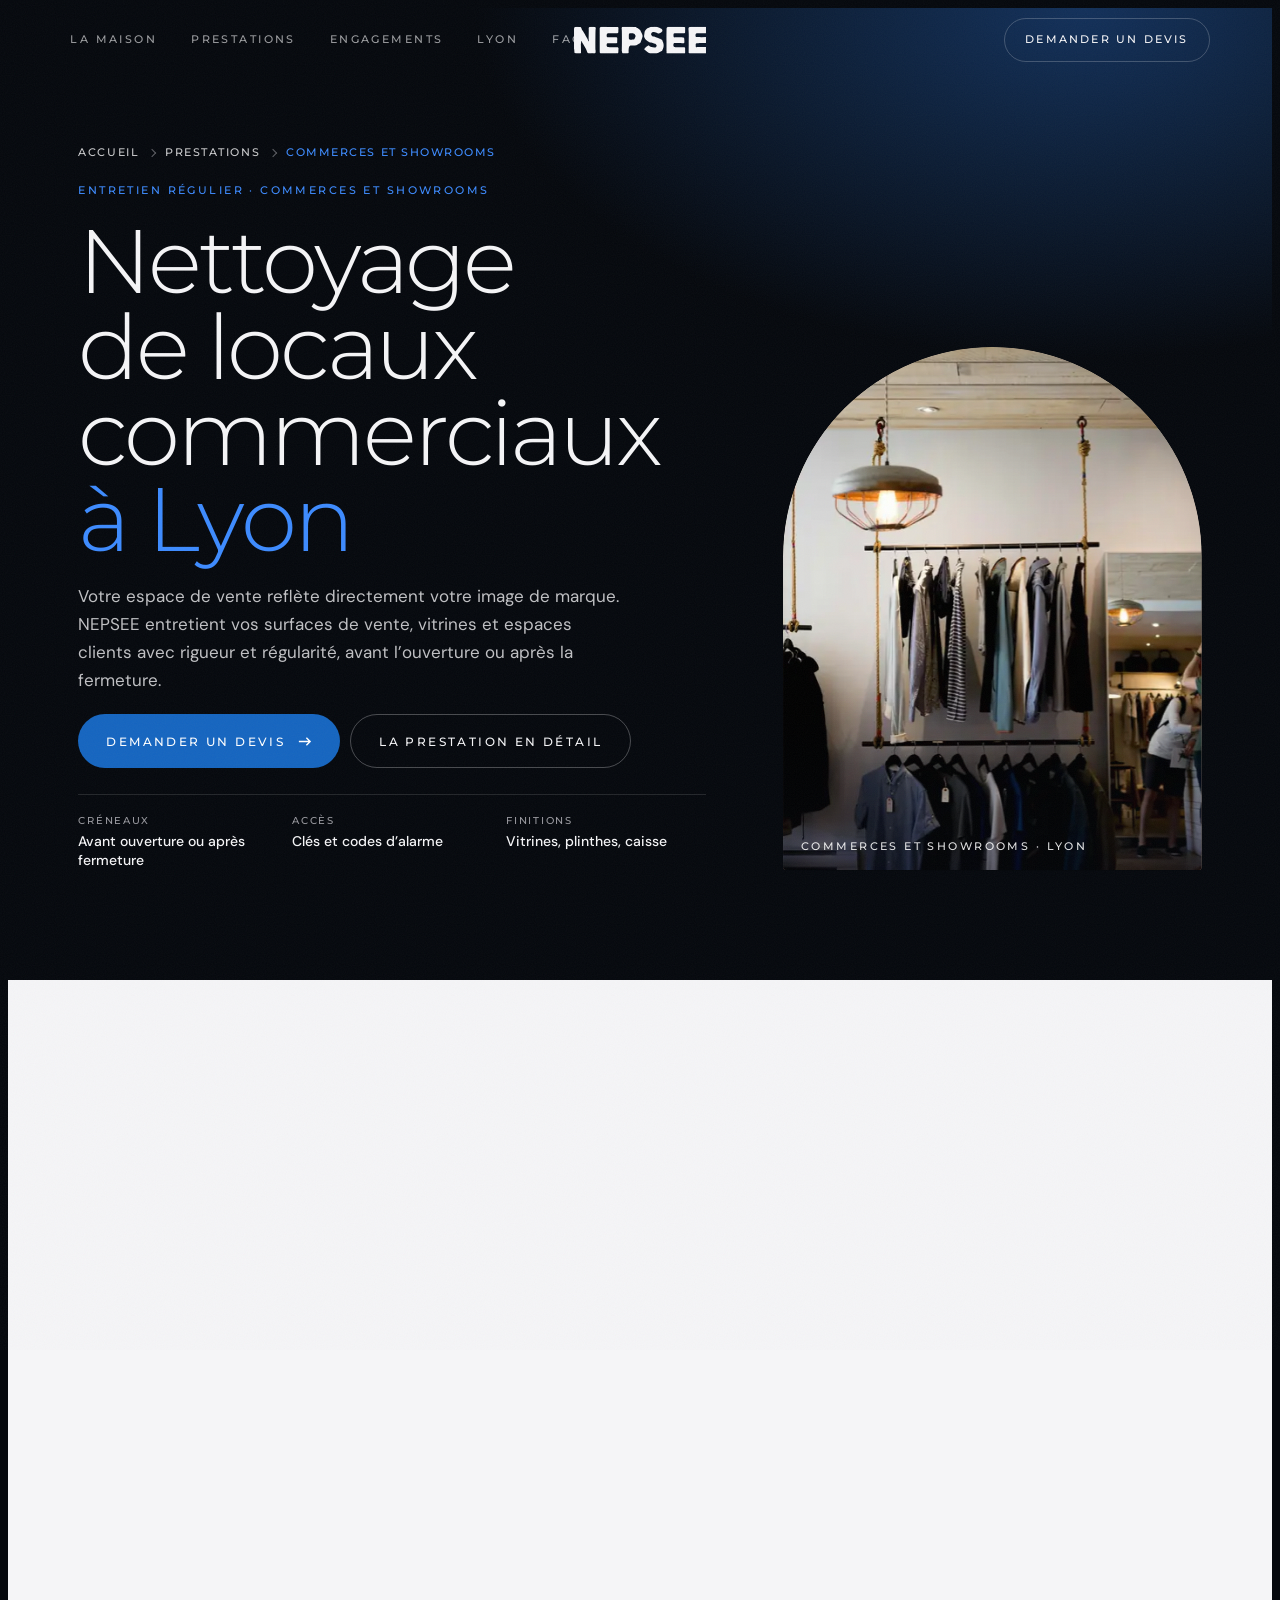
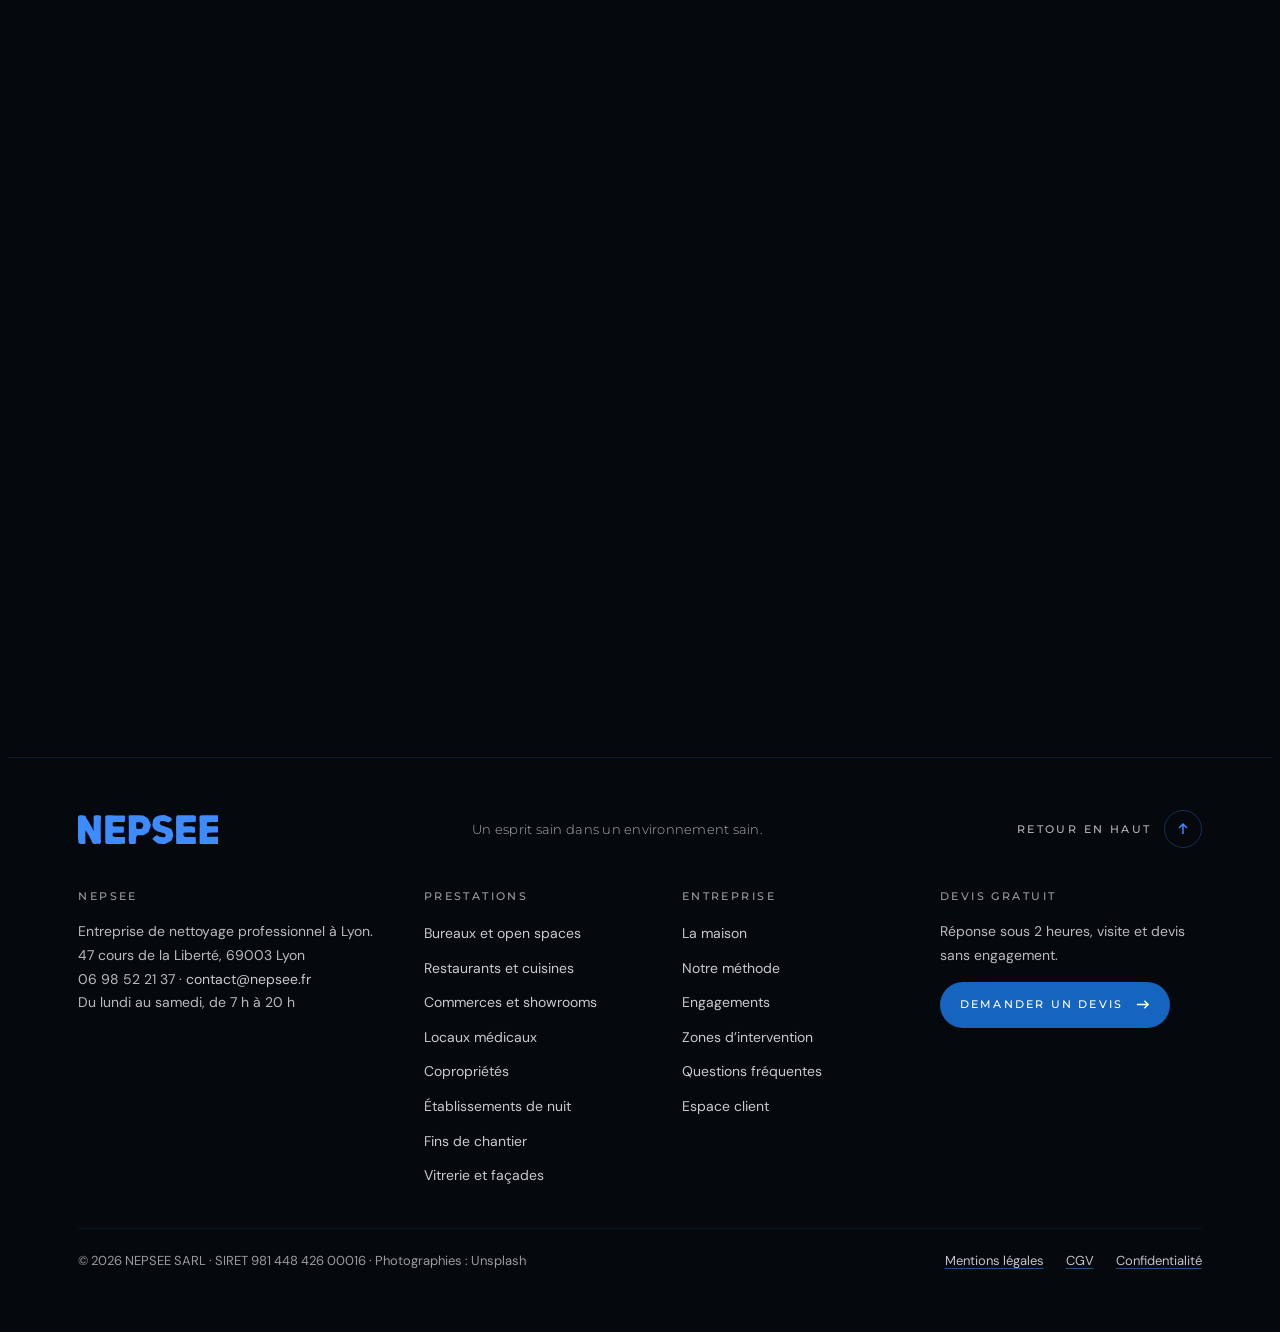
<file: nettoyage-locaux-commerciaux-lyon.html>
<!doctype html>
<html lang="fr">
<head>
<meta charset="utf-8">
<meta name="viewport" content="width=device-width,initial-scale=1,viewport-fit=cover">
<title>Nettoyage de locaux commerciaux à Lyon | Boutiques · NEPSEE</title>
<meta name="description" content="Nettoyage de boutiques et locaux commerciaux à Lyon, avant l’ouverture ou après la fermeture : sols, vitrines, plinthes, caisse. Devis gratuit.">
<meta name="robots" content="index,follow,max-image-preview:large">
<meta name="theme-color" content="#05080d">
<link rel="canonical" href="https://www.nepsee.fr/nettoyage-locaux-commerciaux-lyon.html">
<link rel="icon" type="image/svg+xml" href="favicon.svg">
<link rel="icon" type="image/png" href="favicon.png">
<link rel="apple-touch-icon" href="apple-touch-icon.png">
<meta property="og:type" content="website">
<meta property="og:locale" content="fr_FR">
<meta property="og:site_name" content="NEPSEE">
<meta property="og:title" content="Nettoyage de locaux commerciaux à Lyon | Boutiques · NEPSEE">
<meta property="og:description" content="Nettoyage de boutiques et locaux commerciaux à Lyon, avant l’ouverture ou après la fermeture : sols, vitrines, plinthes, caisse. Devis gratuit.">
<meta property="og:url" content="https://www.nepsee.fr/nettoyage-locaux-commerciaux-lyon.html">
<meta property="og:image" content="https://www.nepsee.fr/img/og.jpg">
<meta property="og:image:width" content="1200">
<meta property="og:image:height" content="630">
<meta name="twitter:card" content="summary_large_image">
<link rel="preload" href="fonts/montserrat-latin-400-normal.woff2" as="font" type="font/woff2" crossorigin>
<link rel="preload" href="fonts/dm-sans-latin-400-normal.woff2" as="font" type="font/woff2" crossorigin>
<link rel="preload" as="image" href="img/u/boutique-720x900.webp" imagesrcset="img/u/boutique-480x600.webp 480w, img/u/boutique-720x900.webp 720w, img/u/boutique-960x1200.webp 960w" imagesizes="(min-width: 900px) 34vw, 92vw" fetchpriority="high">
<link rel="stylesheet" href="css/site.css">
<script>document.documentElement.classList.add('js');if(matchMedia('(prefers-reduced-motion: reduce)').matches)document.documentElement.classList.add('hero-ready');setTimeout(function(){document.documentElement.classList.add('hero-ready','media-ready')},2200)</script>
<script type="application/ld+json">{"@context":"https://schema.org","@graph":[{"@type":"LocalBusiness","@id":"https://www.nepsee.fr/#entreprise","name":"NEPSEE","url":"https://www.nepsee.fr/","telephone":"+33698522137","email":"contact@nepsee.fr","image":"https://www.nepsee.fr/img/og.jpg","logo":"https://www.nepsee.fr/apple-touch-icon.png","address":{"@type":"PostalAddress","streetAddress":"47 cours de la Liberté","postalCode":"69003","addressLocality":"Lyon","addressRegion":"Auvergne-Rhône-Alpes","addressCountry":"FR"}},{"@type":"Service","@id":"https://www.nepsee.fr/nettoyage-locaux-commerciaux-lyon.html#service","name":"Nettoyage de locaux commerciaux à Lyon","serviceType":"Nettoyage de locaux commerciaux","description":"Nettoyage de boutiques et locaux commerciaux à Lyon, avant l’ouverture ou après la fermeture : sols, vitrines, plinthes, caisse. Devis gratuit.","provider":{"@id":"https://www.nepsee.fr/#entreprise"},"areaServed":[{"@type":"City","name":"Lyon"},{"@type":"AdministrativeArea","name":"Métropole de Lyon"}],"url":"https://www.nepsee.fr/nettoyage-locaux-commerciaux-lyon.html","image":"https://www.nepsee.fr/img/u/boutique-1200x900.webp"},{"@type":"BreadcrumbList","itemListElement":[{"@type":"ListItem","position":1,"name":"Accueil","item":"https://www.nepsee.fr/"},{"@type":"ListItem","position":2,"name":"Prestations","item":"https://www.nepsee.fr/index.html#prestations"},{"@type":"ListItem","position":3,"name":"Commerces et showrooms","item":"https://www.nepsee.fr/nettoyage-locaux-commerciaux-lyon.html"}]},{"@type":"FAQPage","mainEntity":[{"@type":"Question","name":"Intervenez-vous avant l’ouverture du magasin ?","acceptedAnswer":{"@type":"Answer","text":"Oui. Nous intervenons avant l’ouverture ou après la fermeture, selon ce qui convient le mieux à votre activité."}},{"@type":"Question","name":"Peut-on vous confier les clés et le code d’alarme ?","acceptedAnswer":{"@type":"Answer","text":"Oui. Nos agents interviennent en autonomie avec les accès que vous leur confiez. Pensez à placer les valeurs et la caisse dans un espace fermé."}},{"@type":"Question","name":"Nettoyez-vous la vitrine côté rue ?","acceptedAnswer":{"@type":"Answer","text":"Oui, en complément de l’entretien courant, avec notre prestation de nettoyage de vitres et façades : devantures, vitrines et baies vitrées, à l’intérieur comme à l’extérieur."}}]}]}</script>
</head>
<body class="sp" data-type="Local commercial">
<svg width="0" height="0" style="position:absolute" aria-hidden="true">
  <symbol id="emblem" viewBox="0 0 233 232"><path d="M73.2 231.6C72.9 231.4 72.1 231.2 71.4 231.1C66.6 230.6 56.3 228.8 54.6 228.4C53.1 227.9 40.8 223.1 39.2 222.3C37.1 221.2 35.6 219.9 25.6 209.9C15.4 199.8 13.6 197.9 12.7 196.0C12.1 194.8 9.7 187.3 8.5 183.1C6.9 177.2 6.8 176.9 4.6 174.9C1.6 172.2 1.5 171.7 3.2 164.9C4.3 160.7 5.6 154.8 6.9 148.1C8.4 140.4 12.6 127.5 14.7 124.4C15.8 122.7 20.5 117.7 26.0 112.4C27.2 111.3 28.7 109.7 29.4 108.8C30.2 108.0 31.5 106.8 32.3 106.3C33.1 105.8 35.2 104.4 37.0 103.3C38.8 102.1 41.6 100.5 43.5 99.6C45.4 98.7 47.7 97.7 48.6 97.2C51.4 95.8 57.6 94.4 64.2 93.6C76.7 92.2 78.4 92.2 82.1 93.0C83.5 93.3 86.1 93.7 87.9 94.0C99.3 95.7 99.6 95.8 101.1 96.6C102.2 97.2 103.3 98.6 103.2 99.5C103.2 100.4 102.5 101.3 100.6 102.6C98.3 104.3 95.6 107.5 93.8 110.9C93.3 111.7 92.3 113.2 91.6 114.2C90.9 115.3 89.9 116.8 89.5 117.6C89.0 118.5 87.9 120.3 87.0 121.6C86.1 123.0 85.0 124.9 84.6 125.9C84.3 126.8 83.5 128.6 83.1 129.9C82.6 131.1 81.8 133.5 81.3 135.2C80.8 137.0 80.2 139.4 79.8 140.6C78.6 145.1 78.0 148.6 77.8 152.9C77.6 155.2 77.3 160.5 77.1 164.6C76.6 173.2 76.5 172.3 78.7 178.9C79.4 180.9 80.5 184.6 81.0 187.0C83.1 196.0 83.5 196.8 89.9 206.5C92.7 210.8 95.3 214.8 95.7 215.4C97.1 217.4 98.1 218.7 100.1 220.8C102.4 223.1 102.7 223.7 101.7 224.8C101.0 225.8 99.3 226.6 96.0 227.5C94.4 228.0 91.0 228.9 88.4 229.7C85.8 230.4 83.5 231.0 83.3 231.0C83.1 231.0 82.5 231.2 82.1 231.5C81.0 232.1 74.3 232.2 73.2 231.6ZM150.0 230.3C149.1 230.0 146.6 229.1 144.4 228.2C142.2 227.3 139.5 226.2 138.4 225.8C137.3 225.3 136.0 224.8 135.5 224.6C135.0 224.4 133.6 223.8 132.2 223.3C127.6 221.6 127.7 221.7 115.6 209.7C103.9 198.0 103.6 197.7 102.6 194.4C101.8 192.1 99.5 184.7 99.1 183.2C98.9 182.6 98.2 180.3 97.4 178.1L96.0 174.0L96.0 169.5C96.0 157.6 97.0 149.7 99.7 141.2C101.7 134.9 103.7 134.3 108.4 138.8C110.9 141.2 112.2 142.1 115.6 143.9C117.1 144.7 119.5 146.0 120.8 146.9C123.0 148.3 126.7 150.0 127.5 150.0C127.7 150.0 128.8 150.4 130.1 151.0C131.3 151.5 133.8 152.5 135.5 153.2C137.2 153.9 141.0 155.4 143.9 156.6C146.8 157.8 149.9 158.8 150.7 159.0C151.7 159.2 155.8 159.3 163.9 159.2L175.6 159.1L178.2 158.3C179.7 157.8 181.9 157.2 183.1 156.8C186.9 155.8 195.8 153.3 198.1 152.6C199.7 152.1 203.3 150.3 204.9 149.2C206.8 147.9 207.7 147.4 211.4 145.8C213.3 144.9 215.5 143.8 216.2 143.3C216.9 142.8 218.8 141.5 220.4 140.4C222.0 139.3 223.5 138.2 223.8 137.9C227.0 135.0 227.6 134.8 229.0 135.8C230.2 136.6 231.2 139.1 232.0 143.0C232.1 143.8 232.4 144.6 232.6 144.8C233.2 145.2 233.2 178.9 232.7 179.5C232.5 179.7 232.0 181.3 231.5 183.0C231.1 184.7 230.6 186.4 230.5 186.8C230.4 187.1 229.9 188.7 229.5 190.2C228.3 194.6 227.7 196.3 226.7 197.8C225.6 199.4 206.3 218.7 204.1 220.3C201.6 222.2 199.0 223.6 196.9 224.3C194.8 225.0 193.8 225.3 187.6 227.0C185.6 227.6 182.5 228.5 180.9 228.9C179.2 229.4 177.3 230.0 176.5 230.2C174.2 230.8 152.2 230.9 150.0 230.3ZM169.2 141.0C167.3 140.8 164.1 140.4 162.2 140.2C155.1 139.3 147.0 138.0 145.2 137.4C141.7 136.1 139.0 133.9 139.0 132.2C139.0 131.3 139.2 131.1 141.6 128.7C143.8 126.5 144.3 125.8 145.3 123.8C146.0 122.5 147.3 120.4 148.3 119.0C149.3 117.7 150.4 116.0 150.7 115.3C153.1 110.3 154.2 108.3 155.8 105.8C158.4 101.9 158.6 101.2 159.9 93.4C160.5 89.7 161.2 85.2 161.5 83.5C162.3 79.3 162.6 55.6 161.9 53.0C161.5 51.3 161.3 51.0 155.4 36.4C154.3 33.8 153.1 30.8 152.7 29.8C151.4 26.3 151.1 25.9 149.6 23.6C148.8 22.4 147.9 20.9 147.6 20.3C146.8 18.8 142.5 13.1 141.4 12.0C137.4 8.2 138.3 6.2 145.1 4.3C146.9 3.7 149.1 3.0 150.0 2.6C152.7 1.7 154.8 1.5 163.0 1.8C173.2 2.1 174.1 2.2 177.3 3.0C181.1 4.1 180.8 4.0 187.5 5.7C198.0 8.4 198.5 8.6 201.2 10.8C202.1 11.5 205.0 13.8 207.5 15.9C225.7 30.6 224.4 29.3 225.6 34.1C226.8 38.8 228.2 42.8 230.7 48.4C231.0 48.9 231.5 50.4 231.8 51.6C232.2 52.7 232.6 53.8 232.8 53.9C233.2 54.1 233.1 89.2 232.6 89.7C232.5 89.9 232.1 90.7 231.9 91.5C231.7 92.3 231.2 94.2 230.7 95.8C229.3 101.0 228.9 101.8 226.6 104.3C225.5 105.5 224.0 107.4 223.3 108.4C222.0 110.5 215.2 119.1 211.8 123.1C209.3 125.9 206.5 128.2 203.6 129.5C196.0 133.1 193.7 134.1 188.6 136.1C185.5 137.4 181.6 139.0 180.1 139.6C175.3 141.7 174.9 141.7 169.2 141.0ZM10.4 96.3C8.5 95.1 8.0 94.0 7.5 89.2C7.1 85.9 6.8 84.6 5.8 81.7C4.7 78.6 4.5 75.2 5.3 72.7C5.5 72.0 5.9 70.2 6.1 68.9C6.3 67.5 6.6 65.6 6.8 64.8C6.9 63.9 7.1 60.3 7.1 56.9C7.2 47.8 7.6 46.2 11.5 40.3C12.7 38.4 14.7 35.1 15.9 32.8C18.4 28.6 19.3 27.4 22.1 25.6C23.9 24.4 25.4 23.0 26.4 21.5C28.4 18.4 29.1 17.7 33.3 14.7C43.1 7.7 45.1 6.6 51.1 6.0C53.3 5.8 56.4 5.0 57.1 4.5C57.7 4.1 61.2 3.2 63.7 2.9C65.2 2.7 66.9 2.4 67.6 2.3C68.3 2.1 70.4 1.8 72.2 1.5C74.1 1.2 76.4 0.7 77.3 0.4C79.0 -0.1 79.1 -0.1 79.8 0.3C80.3 0.6 82.0 1.1 83.8 1.6C85.5 2.1 87.9 2.8 89.2 3.1C90.6 3.5 93.8 4.3 96.5 5.0C103.3 6.8 103.3 6.8 110.2 11.3C113.6 13.6 118.2 16.6 120.4 18.1C122.7 19.6 125.0 21.2 125.7 21.8C126.8 22.8 128.0 24.9 128.0 25.8C128.0 26.1 128.2 27.0 128.5 27.8C129.0 29.2 129.7 30.4 132.2 33.9C132.7 34.6 133.5 36.0 134.2 37.0C134.8 38.0 136.3 40.5 137.5 42.5C141.4 48.9 143.0 51.7 143.5 53.0C144.3 55.4 143.6 84.5 142.7 86.9C141.9 88.9 138.9 94.0 137.8 95.1C135.5 97.5 132.7 96.6 126.2 91.0C123.5 88.7 121.4 87.2 118.6 85.7C117.5 85.2 115.9 84.3 115.0 83.8C109.1 80.6 105.2 78.8 101.6 77.7C100.1 77.2 97.2 76.6 92.3 76.0C87.8 75.4 84.6 74.9 81.6 74.4C79.7 74.1 77.2 74.0 68.7 73.9C56.7 73.9 57.6 73.7 55.1 76.0C53.2 77.7 52.6 77.9 49.4 78.1C46.4 78.3 42.7 78.9 41.9 79.3C41.6 79.5 40.3 80.3 39.0 81.1C37.6 82.0 35.7 83.0 34.4 83.5C32.3 84.2 29.9 85.6 28.5 86.9C27.4 88.0 26.0 88.9 23.1 90.3C20.9 91.5 19.8 92.2 18.1 93.8C15.0 96.6 12.3 97.5 10.4 96.3Z"/></symbol>
  <symbol id="wordmark" viewBox="0 0 488 101"><path d="M8.1 100.3C7.7 99.8 7.3 99.7 5.8 99.5C4.0 99.3 3.8 99.2 3.0 98.3C1.7 97.0 1.5 96.1 1.2 91.1C1.0 86.6 0.6 83.7 0.2 83.0C0.1 82.7 0.0 68.8 0.0 44.8C0.0 7.8 0.0 7.1 0.5 6.0C0.8 5.4 1.0 4.8 1.0 4.6C1.0 3.8 3.1 2.1 4.5 1.8C8.5 0.9 14.3 0.8 17.8 1.4C19.0 1.6 20.8 1.9 21.7 2.0C24.9 2.4 26.3 3.5 27.4 6.4C29.3 11.7 29.2 11.4 33.4 17.8C37.2 23.5 38.1 25.0 39.7 28.1C43.7 35.5 43.8 35.8 46.3 39.6C49.0 43.7 49.6 44.7 50.4 46.7C52.9 53.1 54.1 55.2 54.9 54.5C55.4 54.1 55.3 52.7 54.5 49.8C54.0 48.1 54.0 47.5 54.1 44.6C54.4 39.0 54.7 13.8 54.4 10.1C54.2 5.6 54.4 4.8 56.0 3.2C57.5 1.7 59.4 1.3 66.8 1.0C74.2 0.6 76.6 1.0 78.7 2.9C80.7 4.7 80.8 5.8 79.8 11.1C79.2 14.6 79.0 83.5 79.6 86.8C80.0 88.5 80.0 89.8 79.9 92.2C79.8 96.0 79.4 97.1 77.5 99.4L76.1 101.0L74.2 100.9C73.2 100.9 71.5 100.6 70.5 100.4C67.6 99.7 64.6 99.7 64.0 100.4C63.3 101.3 55.5 101.3 54.8 100.5C54.6 100.2 53.8 99.8 53.0 99.5C50.3 98.5 49.2 97.1 48.3 93.7C48.0 92.6 47.4 91.0 47.0 90.0C46.5 89.1 45.9 87.5 45.5 86.3C45.1 85.2 44.1 83.2 43.3 81.8C42.5 80.5 40.8 77.3 39.6 74.7C38.3 72.2 36.4 68.8 35.4 67.3C34.3 65.7 32.8 63.2 31.9 61.6C28.7 56.0 27.2 53.8 26.6 53.8C26.0 53.8 26.0 54.2 26.3 56.5C26.5 58.5 26.5 58.8 25.9 61.6C25.2 64.6 25.2 64.6 25.5 69.6C25.6 72.4 25.8 79.6 25.8 85.8L25.9 96.9L25.1 98.6C24.6 99.5 24.3 100.5 24.2 100.7C24.2 100.9 22.9 101.0 16.4 101.0L8.6 101.0L8.1 100.3ZM96.8 99.0C94.9 95.3 95.0 99.6 95.0 50.1L94.9 5.8L95.5 4.6C96.2 3.2 97.5 2.1 99.1 1.6C100.9 1.1 116.9 1.0 124.6 1.5C132.1 2.0 156.1 2.0 158.6 1.6C160.9 1.2 161.9 1.4 163.1 2.7C164.4 4.1 164.6 5.5 164.3 8.7C164.1 10.2 164.0 13.6 164.0 16.4C164.0 22.2 163.8 23.0 161.8 24.2L160.7 24.8L143.2 24.8C123.9 24.9 124.5 24.8 122.8 26.4C121.4 27.6 121.0 28.6 120.8 31.3C120.5 36.2 121.1 38.1 123.5 39.3L124.6 39.9L141.0 39.9L157.4 39.9L158.2 40.5C160.0 41.8 160.1 42.4 159.9 48.4C159.7 51.3 159.7 54.9 159.7 56.4C159.8 59.6 159.6 60.3 158.1 61.4L157.2 62.1L140.2 62.1L123.3 62.1L122.4 62.8C121.9 63.2 121.3 64.0 121.1 64.4C120.6 65.5 120.6 70.7 121.0 72.3C121.4 73.6 122.8 75.4 123.9 75.9C125.1 76.4 136.2 76.7 150.3 76.7L161.9 76.8L162.8 77.3C163.2 77.6 163.9 78.4 164.2 79.1C164.8 80.3 164.8 80.3 164.5 83.0C164.3 84.4 164.2 87.8 164.1 90.5C164.1 95.8 163.8 97.1 162.4 99.3C162.0 99.8 161.8 100.4 161.8 100.6C161.8 101.2 158.3 101.2 157.3 100.6C156.6 100.2 156.4 100.2 155.5 100.5C154.0 101.0 142.6 101.2 141.8 100.7C141.5 100.5 141.2 100.5 140.8 100.7C140.4 100.9 134.0 101.0 119.1 101.0L97.8 101.0L96.8 99.0ZM180.2 100.7C180.2 100.5 179.8 99.8 179.3 99.0C178.0 97.2 177.9 96.8 177.1 91.7L176.4 87.4L176.9 83.1C177.6 76.1 177.3 15.4 176.5 11.4C175.5 6.0 176.3 2.6 178.8 1.2C179.4 0.9 206.8 0.9 212.1 1.2C225.6 2.1 227.9 2.3 229.4 2.7C231.4 3.3 241.5 10.0 243.4 11.9C244.1 12.6 245.0 13.9 245.5 14.8C245.9 15.7 247.4 18.9 248.9 21.9C255.0 34.3 255.0 35.3 250.4 46.9C249.6 48.8 248.4 52.0 247.7 54.1C245.8 59.9 245.8 59.9 240.2 63.4C239.8 63.7 237.6 65.1 235.4 66.6C233.2 68.0 230.9 69.4 230.4 69.6C229.1 70.2 225.4 70.4 216.2 70.6C211.9 70.7 207.9 70.9 207.4 71.0C205.7 71.5 204.2 73.2 203.6 75.5C202.3 79.7 201.5 88.9 202.0 93.1C202.4 96.9 201.7 98.4 198.8 100.2L197.6 101.0L188.9 101.0C182.2 101.0 180.2 100.9 180.2 100.7ZM282.3 100.6C282.1 100.4 281.2 100.0 280.2 99.6C279.2 99.2 277.8 98.5 277.0 98.1C274.6 96.5 266.3 90.4 262.4 87.2C259.8 85.1 259.4 83.3 261.0 81.3C261.6 80.6 262.1 80.0 262.2 80.0C262.4 80.0 263.9 78.6 265.7 76.9C268.5 74.2 269.2 73.7 271.9 72.3C275.9 70.1 276.3 70.1 278.6 72.1C280.4 73.6 281.6 74.3 283.6 75.0C284.3 75.3 285.7 75.8 286.6 76.1C289.3 77.1 292.7 77.7 296.7 77.9L300.2 78.1L301.5 77.3C303.8 75.8 306.2 72.4 305.9 71.0C305.6 70.0 303.6 66.5 302.6 65.4C301.3 64.1 300.4 63.7 296.4 62.6C294.4 62.1 292.0 61.4 291.0 61.1C290.0 60.8 287.3 60.0 285.0 59.5C279.4 58.2 277.2 57.3 273.9 55.3C266.7 50.8 263.8 47.8 261.3 42.5C259.0 37.6 258.7 35.9 259.4 32.4C259.6 31.4 259.9 29.5 260.1 28.1C261.9 15.9 261.7 16.6 266.4 11.0C269.5 7.3 270.2 6.8 274.2 5.3C275.5 4.9 277.4 4.0 278.4 3.5C281.2 1.9 283.5 1.5 293.6 0.9C295.0 0.8 296.6 0.5 297.1 0.4C298.6 -0.2 301.2 -0.1 302.4 0.5C302.9 0.8 303.5 1.0 303.8 1.0C304.0 1.0 305.9 1.6 308.0 2.3C319.6 6.4 324.9 9.3 326.2 12.4C327.9 16.5 326.5 19.7 322.0 22.2C321.0 22.7 319.3 23.7 318.4 24.4C315.1 26.6 312.9 26.6 308.8 24.5C305.1 22.6 301.7 21.4 298.5 21.0C295.9 20.7 291.5 20.7 290.0 21.0C287.6 21.7 285.0 25.5 285.0 28.5C285.0 29.9 285.6 31.2 287.2 33.2C289.3 35.8 289.9 36.1 294.8 37.4C299.7 38.6 299.9 38.7 312.8 43.9C315.6 45.0 318.6 46.2 319.5 46.6C324.9 48.9 326.1 49.9 327.6 54.2C328.0 55.4 328.6 57.0 329.1 57.9C331.7 63.1 332.3 71.9 330.5 78.0C329.8 80.2 328.1 84.8 327.3 86.6C326.2 89.0 324.0 90.7 318.9 93.2C307.8 98.7 306.2 99.5 305.9 100.5C305.7 101.0 305.3 101.0 294.1 101.0C284.4 101.0 282.5 100.9 282.3 100.6ZM342.6 98.8C342.1 96.9 342.0 96.4 342.2 94.3C342.4 92.6 342.3 91.4 342.1 90.2C341.9 88.8 341.9 85.9 342.0 78.5C342.1 73.1 342.1 62.4 342.0 54.9C341.8 34.8 342.1 6.4 342.5 5.2C343.0 3.8 344.8 1.9 346.1 1.4C347.1 1.0 348.7 0.9 372.2 1.0C386.1 1.0 398.5 1.1 399.9 1.3C401.2 1.4 403.6 1.5 405.1 1.5C408.2 1.5 409.1 1.8 410.2 3.1L410.9 4.1L410.9 13.1L410.9 22.1L410.3 23.0C408.8 24.9 410.2 24.8 389.3 24.9C368.3 25.0 369.7 24.9 368.6 27.0C367.8 28.2 367.7 36.1 368.4 38.0C369.3 40.5 370.4 41.0 373.5 40.2C376.9 39.3 395.0 39.3 398.4 40.2C400.3 40.7 400.9 40.8 402.8 40.6L405.0 40.5L406.0 41.4C407.5 42.8 407.7 43.8 408.0 51.4C408.2 55.1 408.2 58.4 408.1 58.9C408.0 59.8 406.4 61.4 405.4 61.6C404.7 61.8 375.0 61.6 373.2 61.4C370.4 61.0 368.4 62.7 367.6 66.2C366.9 69.4 368.0 73.2 370.1 74.9C372.2 76.5 372.7 76.5 390.9 76.5C409.5 76.5 408.9 76.4 410.1 78.2L410.8 79.2L410.9 88.1C411.1 96.8 411.0 97.1 410.5 99.0L409.9 101.0L376.5 101.0L343.1 101.0L342.6 98.8ZM426.5 100.8C426.5 100.6 425.9 99.9 425.3 99.1C423.8 97.5 423.8 97.4 423.9 91.8C424.0 89.3 424.1 76.7 424.1 63.6C424.2 50.6 424.3 38.3 424.4 36.4C424.5 33.1 424.5 30.6 423.7 17.9C423.2 9.1 423.3 6.3 424.0 4.9C424.7 3.4 426.1 2.4 427.9 2.0C429.7 1.6 448.4 1.3 469.6 1.3L488.0 1.2L488.0 13.0L488.0 24.7L477.7 24.8C472.0 24.9 464.3 25.0 460.5 25.0C453.8 25.0 453.6 25.0 452.4 25.6C449.9 26.8 449.2 28.4 449.3 32.8C449.3 36.9 449.9 38.3 452.1 39.1C452.4 39.2 460.6 39.3 470.3 39.3L488.0 39.2L488.0 50.2L488.0 61.2L481.1 61.3C451.5 62.0 452.4 61.9 450.9 64.0L450.1 65.0L450.1 69.8C450.1 74.4 450.2 74.7 450.7 75.4C451.6 76.6 452.4 76.9 454.3 76.4C455.7 76.1 458.1 76.0 472.0 76.0L488.0 76.0L488.0 88.5L488.0 101.0L457.2 101.0C438.2 101.0 426.5 100.9 426.5 100.8ZM220.8 48.2C222.1 47.8 223.7 46.1 224.4 44.4C224.7 43.7 225.4 42.2 225.9 41.0C227.5 37.2 227.7 35.7 227.2 33.2C226.2 29.4 224.0 27.2 219.2 25.5C217.7 24.9 217.3 24.9 211.8 24.9L206.0 24.9L205.0 25.6C203.0 27.1 202.9 27.4 202.8 35.8C202.7 45.7 202.9 46.9 205.5 48.2C206.6 48.8 206.8 48.8 213.2 48.6C217.1 48.5 220.3 48.4 220.8 48.2Z"/></symbol>
  <symbol id="arr" viewBox="0 0 16 16"><path d="M2 8h12M10 4l4 4-4 4" fill="none" stroke="currentColor" stroke-width="1.5"/></symbol>
</svg>

<header class="top">
  <div class="top-in">
    <nav aria-label="Navigation principale">
      <a href="/#maison">La maison</a>
      <a href="/#prestations">Prestations</a>
      <a href="/#engagements">Engagements</a>
      <a href="/#lyon">Lyon</a>
      <a href="/#faq">FAQ</a>
    </nav>
    <div class="act">
      <button class="hbtn" type="button" data-quote>Demander un devis</button>
      <button class="burger" type="button" id="burger" aria-label="Ouvrir le menu" aria-controls="drawer" aria-expanded="false">
        <svg viewBox="0 0 18 18" fill="none" stroke="currentColor" stroke-width="1.5" aria-hidden="true"><path d="M2 6h14M2 12h14"/></svg>
      </button>
    </div>
  </div>
</header>
<a class="flying" id="flying" href="/" aria-label="NEPSEE, accueil"><svg class="logo-svg" viewBox="0 0 488 101" aria-hidden="true"><use href="#wordmark"/></svg></a>

<div class="drawer" id="drawer" hidden>
  <div class="drawer-head">
    <svg class="logo-svg" viewBox="0 0 488 101" role="img" aria-label="NEPSEE"><use href="#wordmark"/></svg>
    <button class="xbtn" type="button" id="drawerX" aria-label="Fermer le menu"><svg viewBox="0 0 16 16" fill="none" stroke="currentColor" stroke-width="1.5" aria-hidden="true"><path d="M3 3l10 10M13 3L3 13"/></svg></button>
  </div>
  <nav aria-label="Menu mobile">
    <a href="/#maison">La maison <small>01</small></a>
    <a href="/#prestations">Prestations <small>02</small></a>
    <a href="/#engagements">Engagements <small>03</small></a>
    <a href="/#lyon">Lyon <small>04</small></a>
    <a href="/#faq">FAQ <small>05</small></a>
  </nav>
  <ul class="drawer-svc" aria-label="Nos prestations">
    <li><a href="nettoyage-bureaux-lyon.html">Bureaux et open spaces</a></li><li><a href="nettoyage-restaurant-lyon.html">Restaurants et cuisines</a></li><li><a href="nettoyage-locaux-commerciaux-lyon.html">Commerces et showrooms</a></li><li><a href="nettoyage-cabinet-medical-lyon.html">Locaux médicaux</a></li><li><a href="nettoyage-copropriete-lyon.html">Copropriétés</a></li><li><a href="nettoyage-etablissement-de-nuit-lyon.html">Établissements de nuit</a></li><li><a href="nettoyage-fin-de-chantier-lyon.html">Fins de chantier</a></li><li><a href="nettoyage-vitres-lyon.html">Vitrerie et façades</a></li>
  </ul>
  <div class="foot">
    <button class="btn btn-blue" type="button" data-quote>Demander un devis <svg aria-hidden="true"><use href="#arr"/></svg></button>
    <p>06 98 52 21 37 · contact@nepsee.fr</p>
  </div>
</div>

<main>
  <section class="sp-hero wrap" aria-labelledby="h1">
    <div class="sp-grid">
      <div class="sp-copy">
        <nav class="crumbs" aria-label="Fil d’Ariane"><ol><li><a href="/">Accueil</a></li><li><a href="/#prestations">Prestations</a></li><li><span aria-current="page">Commerces et showrooms</span></li></ol></nav>
        <p class="label">Entretien régulier · Commerces et showrooms</p>
        <h1 id="h1">Nettoyage de locaux commerciaux <span>à Lyon</span></h1>
        <p class="sp-lead">Votre espace de vente reflète directement votre image de marque. NEPSEE entretient vos surfaces de vente, vitrines et espaces clients avec rigueur et régularité, avant l’ouverture ou après la fermeture.</p>
        <div class="sp-act"><button class="btn btn-blue" type="button" data-quote>Demander un devis <svg aria-hidden="true"><use href="#arr"/></svg></button><a class="btn btn-line" href="#prestation">La prestation en détail</a></div>
        <div class="sp-facts"><div><small>Créneaux</small><b>Avant ouverture ou après fermeture</b></div><div><small>Accès</small><b>Clés et codes d’alarme</b></div><div><small>Finitions</small><b>Vitrines, plinthes, caisse</b></div></div>
      </div>
      <figure class="sp-photo ph dk" style="margin:0;background-color:#8c7f73"><img src="img/u/boutique-720x900.webp" srcset="img/u/boutique-480x600.webp 480w, img/u/boutique-720x900.webp 720w, img/u/boutique-960x1200.webp 960w" sizes="(min-width: 900px) 34vw, 92vw" width="720" height="900" alt="Boutique de prêt-à-porter entretenue avant l’ouverture" decoding="async" fetchpriority="high"><figcaption class="label">Commerces et showrooms · Lyon</figcaption></figure>
    </div>
  </section>

  <div class="zone light on-light">
    <section class="sp-sec wrap" id="prestation">
      <div class="rowhead" data-reveal><p class="label">La prestation</p><p class="label">Commerces et showrooms</p></div>
      <div class="sp-two">
        <div class="sp-text">
          <h2 data-reveal>Une boutique impeccable dès le premier client</h2>
          <p data-reveal>Nous intervenons en dehors de vos heures d’ouverture, en autonomie : nos agents gèrent les clés et les codes d’alarme que vous leur confiez et s’adaptent à votre planning.</p><p data-reveal>Les finitions font la différence : traces sur les vitrines, poussière sur les plinthes, comptoir de caisse encombré. Ce sont précisément les points que nous <strong>contrôlons à chaque passage</strong>.</p>
          <div class="pills" data-reveal aria-label="Locaux concernés"><span>Prêt-à-porter</span><span>Showrooms</span><span>Agences immobilières</span><span>Agences bancaires</span><span>Galeries</span><span>Concept stores</span></div>
        </div>
        <div>
          <h3 class="label" data-reveal style="color:var(--blue);margin-bottom:16px">Ce que comprend la prestation</h3>
          <ul class="checks" data-reveal><li><span><b>Sols</b> : aspiration et lavage selon le revêtement</span></li><li><span><b>Vitrines</b> : traces et empreintes côté intérieur</span></li><li><span><b>Plinthes et présentoirs</b> : dépoussiérage soigné</span></li><li><span><b>Zone de caisse</b> : comptoirs et points de contact</span></li><li><span><b>Cabines et miroirs</b> : lorsque votre boutique en est équipée</span></li><li><span><b>Sanitaires</b> : et espaces réservés au personnel</span></li></ul>
        </div>
      </div>
    </section>

    <section class="sp-sec wrap">
      <div class="sp-two rev">
        <figure class="sp-detail ph" data-reveal data-parallax style="margin:0;background-color:#8f9a93"><img src="img/u/raclette-800x600.webp" srcset="img/u/raclette-480x360.webp 480w, img/u/raclette-800x600.webp 800w, img/u/raclette-1100x825.webp 1100w" sizes="(min-width: 900px) 46vw, 92vw" width="800" height="600" alt="Nettoyage d’une vitre à la raclette professionnelle" decoding="async" loading="lazy"></figure>
        <div>
          <p class="label" data-reveal style="color:var(--blue)">Fréquences et horaires</p>
          <h2 class="h-xl" data-reveal style="font-size:clamp(2rem,6vw,3.6rem);margin:12px 0 28px">Une organisation calée sur la vôtre</h2>
          <dl class="spec" data-reveal><div><dt>Locaux</dt><dd>Boutiques, showrooms, agences</dd></div><div><dt>Créneaux</dt><dd>Avant ouverture ou après fermeture</dd></div><div><dt>Accès</dt><dd>Gestion des clés et de l’alarme</dd></div><div><dt>Fréquence</dt><dd>Quotidienne à hebdomadaire</dd></div><div><dt>Vitrerie extérieure</dt><dd>En complément</dd></div><div><dt>Suivi</dt><dd>Espace client app.nepsee.fr</dd></div></dl>
        </div>
      </div>
    </section>

    <section class="sp-sec wrap" id="methode">
      <div class="rowhead" data-reveal><p class="label">Notre méthode</p><p class="label">De la visite au suivi</p></div>
      <ol class="steps"><li class="step" data-reveal><h3>Prise de contact</h3><p>Appelez-nous ou remplissez le formulaire de devis : nous vous répondons sous deux heures.</p></li><li class="step" data-reveal><h3>Visite et devis</h3><p>Nous visitons vos locaux et vous remettons un devis détaillé, gratuit et sans engagement, valable trois mois.</p></li><li class="step" data-reveal><h3>Mise en place</h3><p>Le planning est adapté à votre activité. Vos agents attitrés sont formés à vos locaux et à vos consignes.</p></li><li class="step" data-reveal><h3>Suivi continu</h3><p>Calendrier, rapports et messagerie dans votre espace client app.nepsee.fr, et contrôles qualité réguliers.</p></li></ol>
    </section>

    <section class="sp-sec wrap" id="faq-presta">
      <div class="rowhead" data-reveal><p class="label">Questions fréquentes</p><p class="label">Commerces et showrooms</p></div>
      <div class="sp-two">
        <h2 class="h-xl" data-reveal style="font-size:clamp(2rem,7vw,4rem)">Vos questions sur le nettoyage de locaux commerciaux</h2>
        <div class="on-light" data-reveal><div class="faq"><details><summary>Intervenez-vous avant l’ouverture du magasin ?<span class="ic" aria-hidden="true"><svg viewBox="0 0 14 14" fill="none" stroke="currentColor" stroke-width="1.5"><path d="M7 1v12M1 7h12"/></svg></span></summary><div class="a"><p>Oui. Nous intervenons avant l’ouverture ou après la fermeture, selon ce qui convient le mieux à votre activité.</p></div></details><details><summary>Peut-on vous confier les clés et le code d’alarme ?<span class="ic" aria-hidden="true"><svg viewBox="0 0 14 14" fill="none" stroke="currentColor" stroke-width="1.5"><path d="M7 1v12M1 7h12"/></svg></span></summary><div class="a"><p>Oui. Nos agents interviennent en autonomie avec les accès que vous leur confiez. Pensez à placer les valeurs et la caisse dans un espace fermé.</p></div></details><details><summary>Nettoyez-vous la vitrine côté rue ?<span class="ic" aria-hidden="true"><svg viewBox="0 0 14 14" fill="none" stroke="currentColor" stroke-width="1.5"><path d="M7 1v12M1 7h12"/></svg></span></summary><div class="a"><p>Oui, en complément de l’entretien courant, avec notre prestation de <a href="nettoyage-vitres-lyon.html">nettoyage de vitres et façades</a> : devantures, vitrines et baies vitrées, à l’intérieur comme à l’extérieur.</p></div></details></div></div>
      </div>
    </section>

    <section class="sp-sec wrap">
      <div class="rowhead" data-reveal><p class="label">Nos autres prestations</p><p class="label">Lyon &amp; métropole</p></div>
      <div class="others" data-reveal><a href="nettoyage-bureaux-lyon.html"><div class="ph " style="background-color:#c0a6a6"><img src="img/u/bureaux-560x420.webp" srcset="img/u/bureaux-320x240.webp 320w, img/u/bureaux-560x420.webp 560w" sizes="(min-width: 900px) 22vw, 45vw" width="560" height="420" alt="" decoding="async" loading="lazy"></div><h3>Bureaux et open spaces</h3></a><a href="nettoyage-restaurant-lyon.html"><div class="ph " style="background-color:#c8ccd0"><img src="img/u/cuisine-560x420.webp" srcset="img/u/cuisine-320x240.webp 320w, img/u/cuisine-560x420.webp 560w" sizes="(min-width: 900px) 22vw, 45vw" width="560" height="420" alt="" decoding="async" loading="lazy"></div><h3>Restaurants et cuisines</h3></a><a href="nettoyage-cabinet-medical-lyon.html"><div class="ph " style="background-color:#d4d6d8"><img src="img/u/cabinet-560x420.webp" srcset="img/u/cabinet-320x240.webp 320w, img/u/cabinet-560x420.webp 560w" sizes="(min-width: 900px) 22vw, 45vw" width="560" height="420" alt="" decoding="async" loading="lazy"></div><h3>Locaux médicaux</h3></a><a href="nettoyage-copropriete-lyon.html"><div class="ph " style="background-color:#d9d9d9"><img src="img/u/couloir-560x420.webp" srcset="img/u/couloir-320x240.webp 320w, img/u/couloir-560x420.webp 560w" sizes="(min-width: 900px) 22vw, 45vw" width="560" height="420" alt="" decoding="async" loading="lazy"></div><h3>Immeubles et copropriétés</h3></a><a href="nettoyage-etablissement-de-nuit-lyon.html"><div class="ph " style="background-color:#3a2f2a"><img src="img/u/bar-560x420.webp" srcset="img/u/bar-320x240.webp 320w, img/u/bar-560x420.webp 560w" sizes="(min-width: 900px) 22vw, 45vw" width="560" height="420" alt="" decoding="async" loading="lazy"></div><h3>Établissements de nuit</h3></a><a href="nettoyage-fin-de-chantier-lyon.html"><div class="ph " style="background-color:#e3e1de"><img src="img/u/chantier-560x420.webp" srcset="img/u/chantier-320x240.webp 320w, img/u/chantier-560x420.webp 560w" sizes="(min-width: 900px) 22vw, 45vw" width="560" height="420" alt="" decoding="async" loading="lazy"></div><h3>Fins de chantier</h3></a><a href="nettoyage-vitres-lyon.html"><div class="ph " style="background-color:#40464d"><img src="img/u/facade-560x420.webp" srcset="img/u/facade-320x240.webp 320w, img/u/facade-560x420.webp 560w" sizes="(min-width: 900px) 22vw, 45vw" width="560" height="420" alt="" decoding="async" loading="lazy"></div><h3>Vitrerie et façades</h3></a></div>
    </section>
  </div>

  <section id="contact" class="wrap">
    <div class="rowhead" data-reveal><p class="label">Demande de devis</p><p class="label">Réponse sous 2 heures</p></div>
    <div class="ct">
      <h2 data-reveal>Un devis pour vos locaux ? <span>Réponse sous deux heures.</span></h2>
      <div class="ct-side" data-reveal>
        <p>Indiquez le type de locaux, la surface et la fréquence souhaitée. Votre interlocuteur NEPSEE vous recontacte pour organiser une visite et établir votre devis, gratuit et sans engagement.</p>
        <button class="btn btn-blue" type="button" data-quote>Demander un devis <svg aria-hidden="true"><use href="#arr"/></svg></button>
      </div>
    </div>
    <div class="coords" data-reveal>
      <div><p class="label">Téléphone</p><div class="val"><b>06 98 52 21 37</b><button class="copy" type="button" data-copy="06 98 52 21 37">Copier</button></div></div>
      <div><p class="label">E-mail</p><div class="val"><b>contact@nepsee.fr</b><button class="copy" type="button" data-copy="contact@nepsee.fr">Copier</button></div></div>
      <div><p class="label">Horaires</p><div class="val"><b>Lun. – sam., 7 h – 20 h</b></div></div>
      <div><p class="label">Espace client</p><div class="val"><a href="https://app.nepsee.fr" target="_blank" rel="noopener"><b>app.nepsee.fr</b></a></div></div>
    </div>
  </section>
</main>

<footer class="wrap">
  <div class="ft">
    <svg class="logo-svg" viewBox="0 0 488 101" role="img" aria-label="NEPSEE"><use href="#wordmark"/></svg>
    <p class="ft-tag">Un esprit sain dans un environnement sain.</p>
    <button class="backbtn" type="button" id="backTop">Retour en haut <span><svg viewBox="0 0 14 14" fill="none" stroke="currentColor" stroke-width="1.5" aria-hidden="true"><path d="M7 12V2M3 6l4-4 4 4"/></svg></span></button>
  </div>
  <div class="ft-cols">
    <div class="wide"><h2>NEPSEE</h2><p>Entreprise de nettoyage professionnel à Lyon.<br>47 cours de la Liberté, 69003 Lyon<br>06 98 52 21 37 · <a href="mailto:contact@nepsee.fr">contact@nepsee.fr</a><br>Du lundi au samedi, de 7 h à 20 h</p></div>
    <div><h2>Prestations</h2><ul><li><a href="nettoyage-bureaux-lyon.html">Bureaux et open spaces</a></li><li><a href="nettoyage-restaurant-lyon.html">Restaurants et cuisines</a></li><li><a href="nettoyage-locaux-commerciaux-lyon.html">Commerces et showrooms</a></li><li><a href="nettoyage-cabinet-medical-lyon.html">Locaux médicaux</a></li><li><a href="nettoyage-copropriete-lyon.html">Copropriétés</a></li><li><a href="nettoyage-etablissement-de-nuit-lyon.html">Établissements de nuit</a></li><li><a href="nettoyage-fin-de-chantier-lyon.html">Fins de chantier</a></li><li><a href="nettoyage-vitres-lyon.html">Vitrerie et façades</a></li></ul></div>
    <div><h2>Entreprise</h2><ul><li><a href="/#maison">La maison</a></li><li><a href="/#methode">Notre méthode</a></li><li><a href="/#engagements">Engagements</a></li><li><a href="/#zones">Zones d’intervention</a></li><li><a href="/#faq">Questions fréquentes</a></li><li><a href="https://app.nepsee.fr" target="_blank" rel="noopener">Espace client</a></li></ul></div>
    <div class="wide"><h2>Devis gratuit</h2><p>Réponse sous 2 heures, visite et devis sans engagement.</p><p style="margin-top:14px"><button class="btn btn-blue" type="button" data-quote style="min-height:46px;padding:0 20px;font-size:11px">Demander un devis <svg aria-hidden="true"><use href="#arr"/></svg></button></p></div>
  </div>
  <div class="legal">
    <p>© 2026 NEPSEE SARL · SIRET 981 448 426 00016 · Photographies : Unsplash</p>
    <nav aria-label="Informations légales"><a href="mentions-legales.html">Mentions légales</a><a href="cgv.html">CGV</a><a href="confidentialite.html">Confidentialité</a></nav>
  </div>
</footer>

<div class="float-cta" id="floatCta"><button type="button" data-quote>Demander un devis <span><svg aria-hidden="true"><use href="#arr"/></svg></span></button></div>
<div class="grain" aria-hidden="true"></div>

<div class="dlg" id="dlg" role="dialog" aria-modal="true" aria-labelledby="dlgTitle" hidden data-lenis-prevent>
  <div class="card" id="card">
    <div class="card-head"><p class="label">Demande de devis</p><button class="xbtn" type="button" id="dlgX" aria-label="Fermer"><svg viewBox="0 0 16 16" fill="none" stroke="currentColor" stroke-width="1.5" aria-hidden="true"><path d="M3 3l10 10M13 3L3 13"/></svg></button></div>
    <h2 id="dlgTitle">Parlez-nous de vos locaux</h2>
    <p>Quelques informations suffisent pour préparer notre visite. Les champs sans mention sont obligatoires.</p>
    <form id="qf" name="devis" action="devis.php" method="post" data-netlify="true" netlify-honeypot="website" novalidate>
      <div class="f"><label for="q-societe">Société <em>(facultatif)</em></label><input id="q-societe" name="societe" autocomplete="organization"></div>
      <div class="f"><label for="q-nom">Contact</label><input id="q-nom" name="nom" autocomplete="name" required><span class="err"></span></div>
      <div class="f"><label for="q-email">E-mail</label><input id="q-email" name="email" type="email" autocomplete="email" inputmode="email" required><span class="err"></span></div>
      <div class="f"><label for="q-tel">Téléphone</label><input id="q-tel" name="tel" type="tel" autocomplete="tel" inputmode="tel" required><span class="err"></span></div>
      <div class="f"><label for="q-type">Type de locaux</label><select id="q-type" name="type" required><option value="">Choisir</option><option>Bureaux et open spaces</option><option>Restaurant et cuisine professionnelle</option><option>Local commercial</option><option>Local médical ou paramédical</option><option>Immeuble et copropriété</option><option>Établissement de nuit</option><option>Fin de chantier</option><option>Vitrerie et façades</option><option>Autre</option></select><span class="err"></span></div>
      <div class="f"><label for="q-surface">Surface (m²)</label><input id="q-surface" name="surface" type="number" min="10" step="5" inputmode="numeric" required><span class="err"></span></div>
      <div class="f"><label for="q-freq">Fréquence</label><select id="q-freq" name="freq" required><option value="">Choisir</option><option>Quotidienne</option><option>Plusieurs fois par semaine</option><option>Hebdomadaire</option><option>Mensuelle</option><option>Ponctuelle</option></select><span class="err"></span></div>
      <div class="f"><label for="q-horaires">Horaires souhaités <em>(facultatif)</em></label><select id="q-horaires" name="horaires"><option value="">Indifférent</option><option>Tôt le matin</option><option>En journée</option><option>En soirée</option><option>Après fermeture</option><option>Week-end</option></select></div>
      <div class="f full"><label for="q-ville">Code postal et ville</label><input id="q-ville" name="ville" autocomplete="address-level2" placeholder="69003 Lyon" required><span class="err"></span></div>
      <div class="f full"><label for="q-msg">Précisions <em>(facultatif)</em></label><textarea id="q-msg" name="msg" placeholder="Accès, contraintes particulières, date de démarrage souhaitée…"></textarea></div>
      <div class="hp" aria-hidden="true"><label for="q-website">Ne pas remplir</label><input id="q-website" name="website" tabindex="-1" autocomplete="off"></div>
      <input type="hidden" name="t" id="q-t">
      <p class="form-err" id="formErr" hidden></p>
      <div class="ffoot"><small>Vos coordonnées servent uniquement à traiter votre demande. <a href="confidentialite.html">Confidentialité</a></small><button class="btn btn-blue" type="submit" id="qSubmit">Envoyer la demande <svg aria-hidden="true"><use href="#arr"/></svg></button></div>
    </form>
    <div class="done" id="done" hidden>
      <p class="label">Demande envoyée</p>
      <h3>Merci <span id="doneName"></span>, votre demande est bien partie.</h3>
      <p id="doneTxt">Vous allez recevoir un e-mail de confirmation. Votre interlocuteur NEPSEE vous recontacte sous deux heures ouvrées.</p>
      <button class="btn btn-line" type="button" id="doneX">Fermer</button>
    </div>
  </div>
</div>

<script src="js/gsap.min.js" defer></script>
<script src="js/ScrollTrigger.min.js" defer></script>
<script src="js/lenis.min.js" defer></script>
<script src="js/main.js" defer></script>

</body>
</html>
</file>
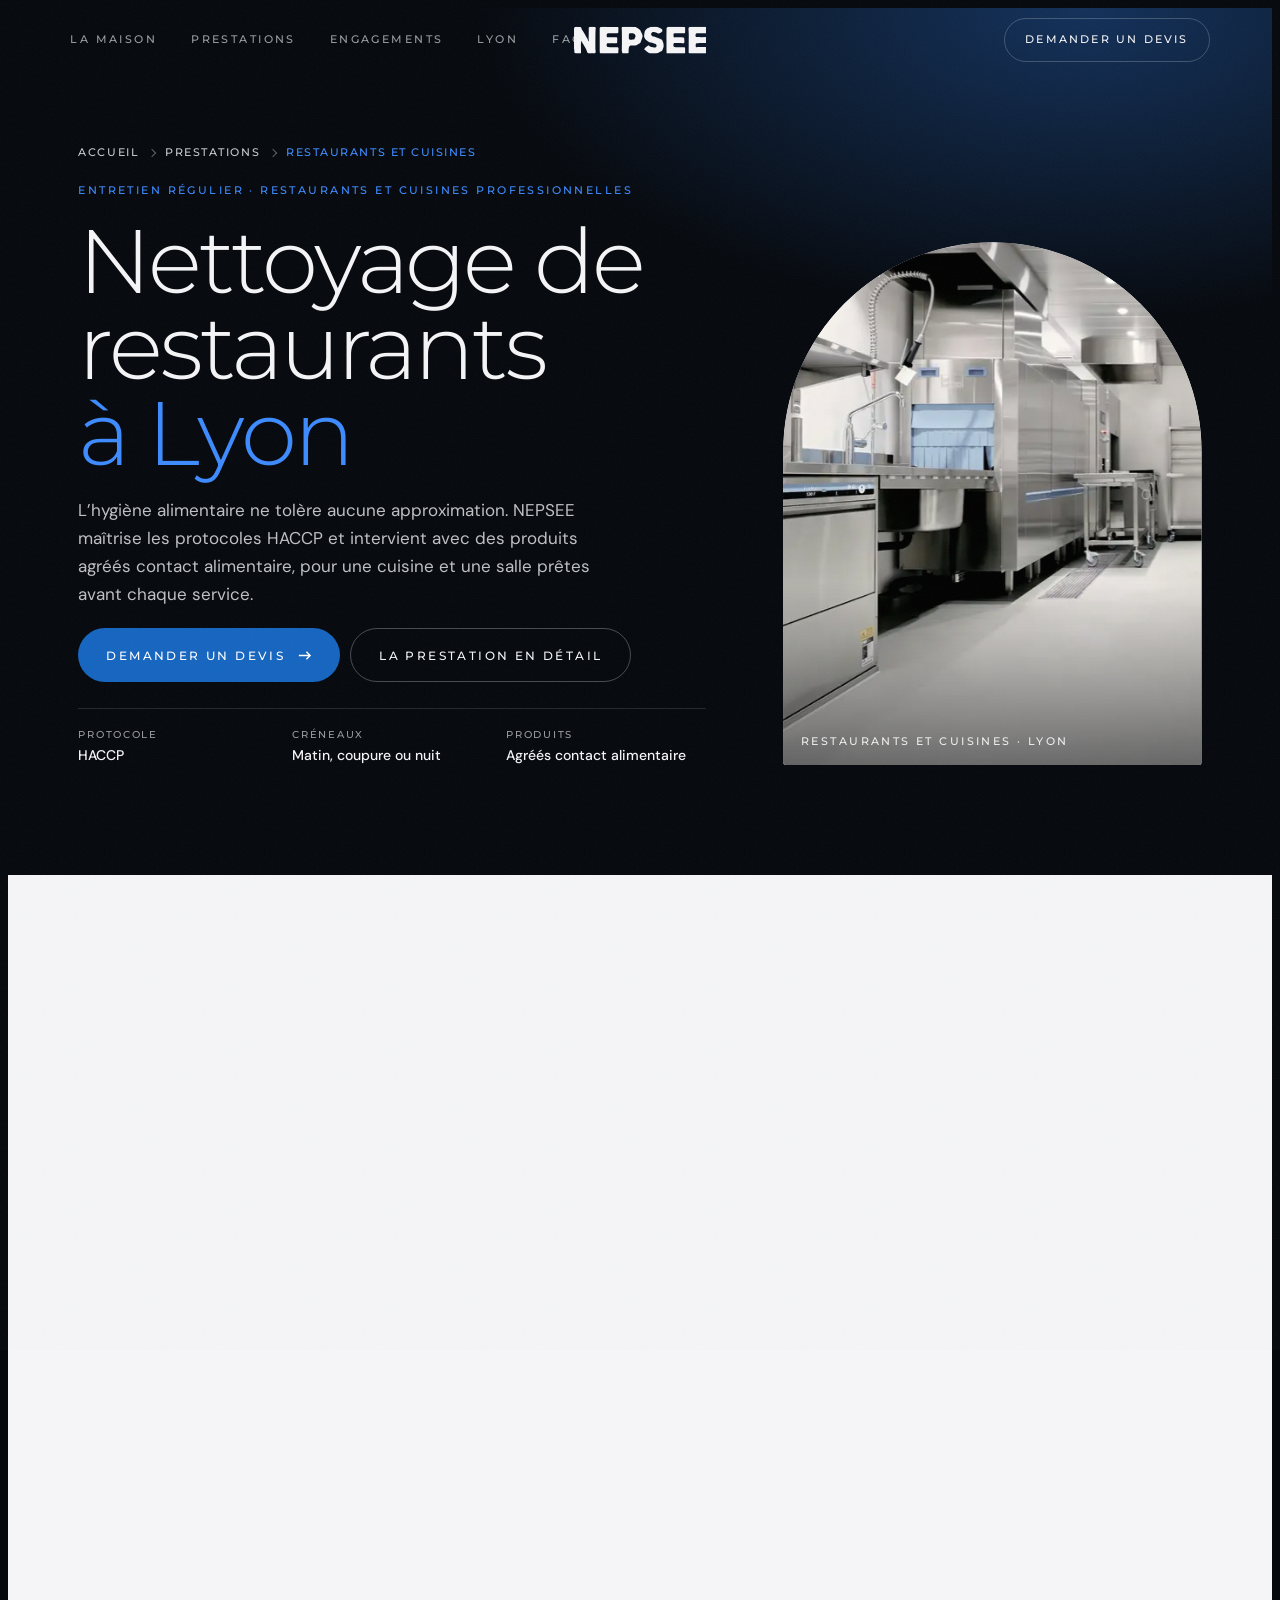
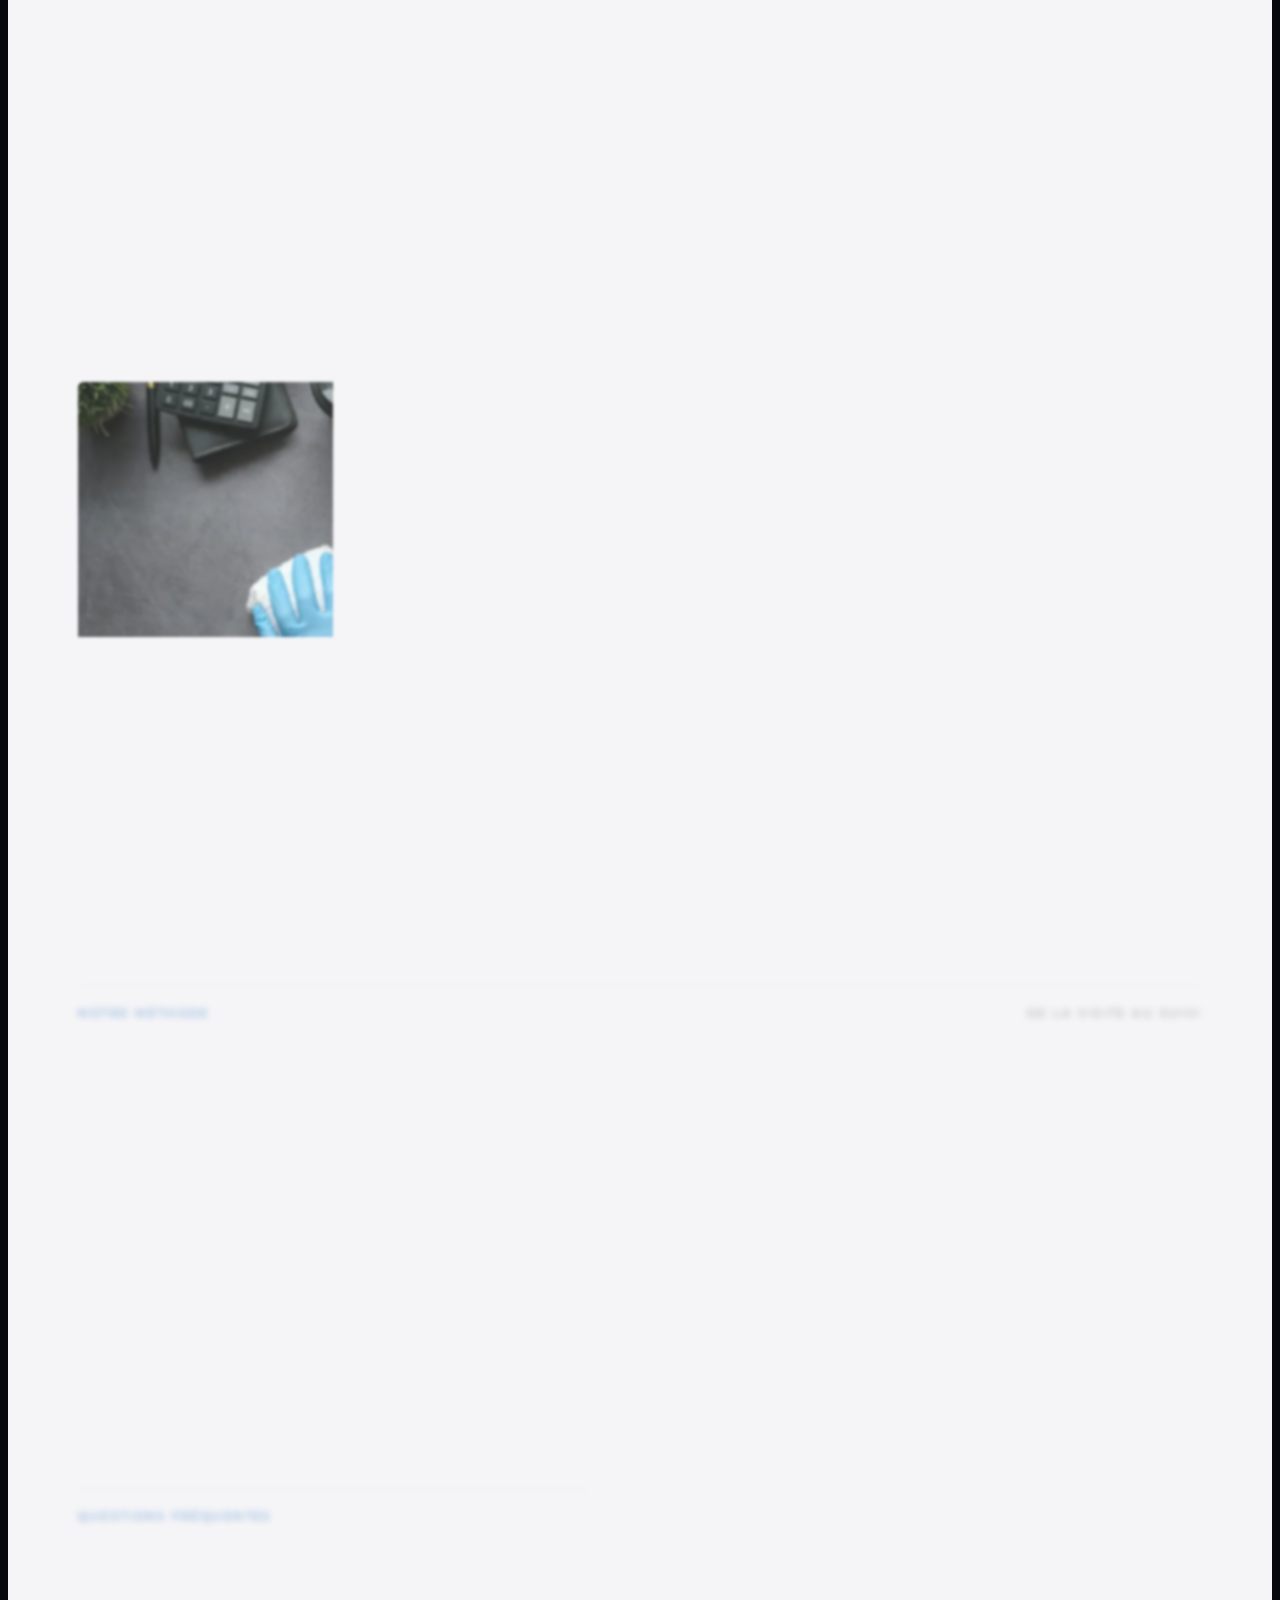
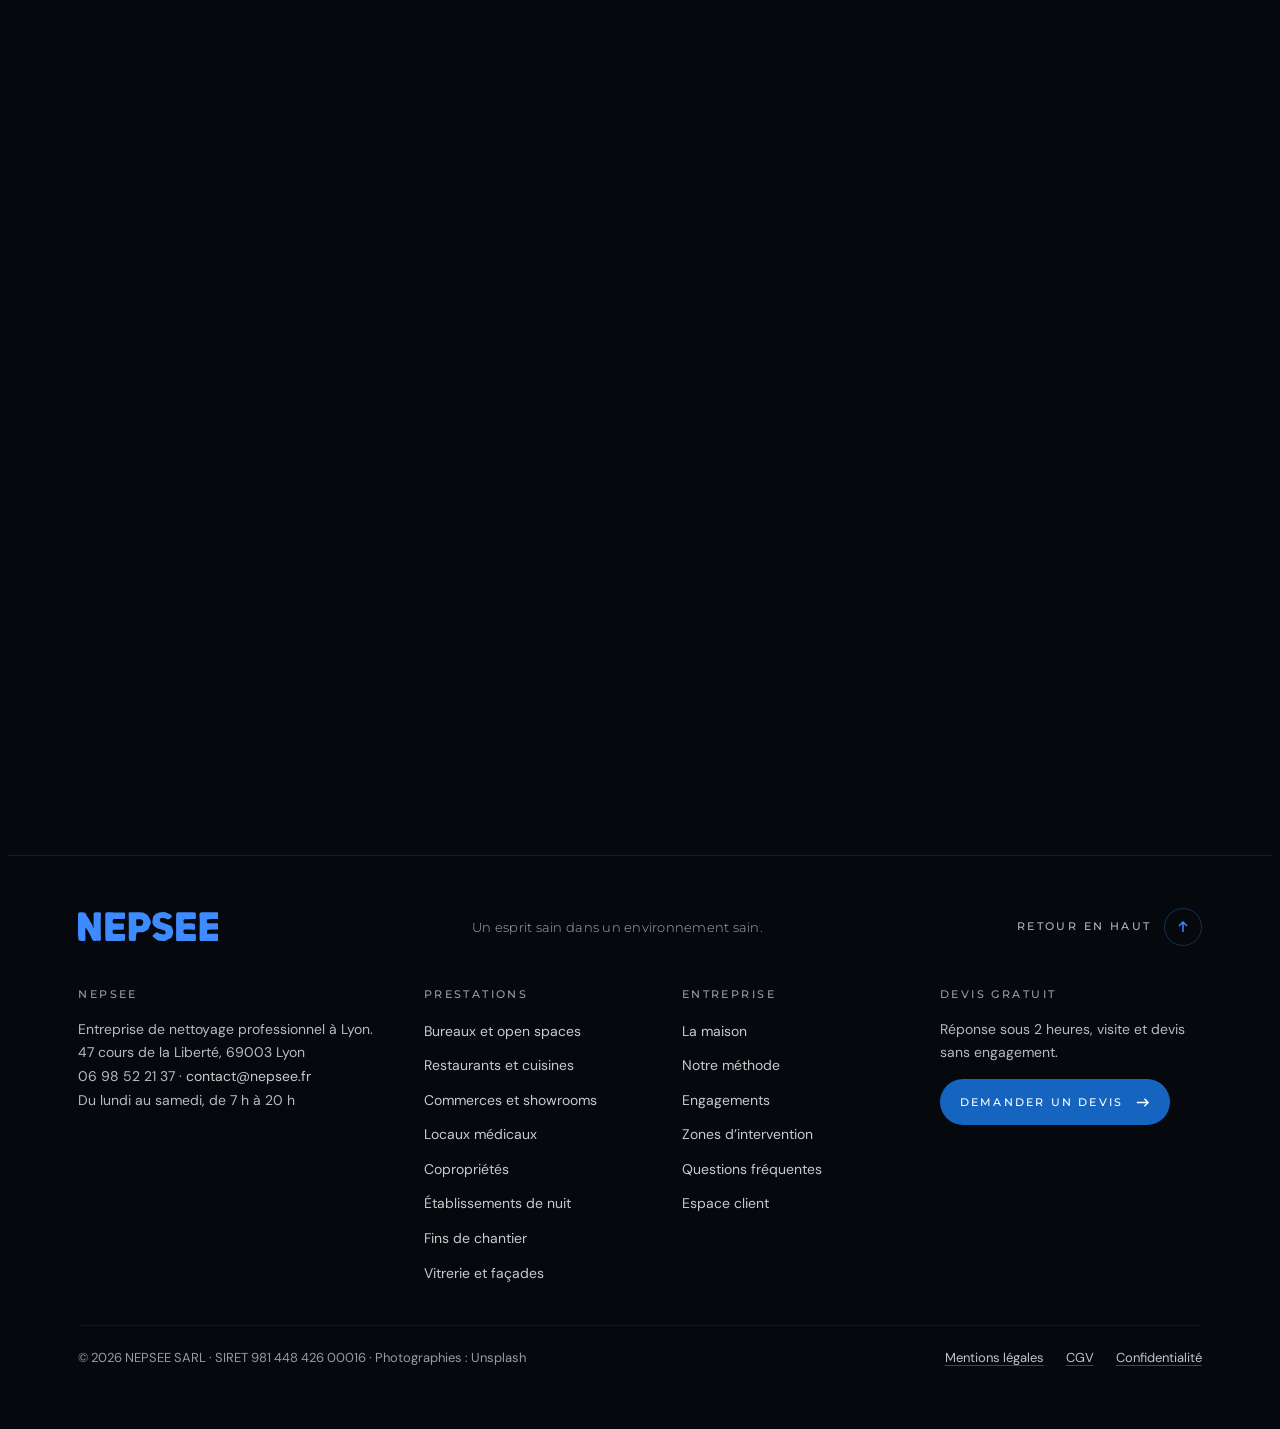
<file: nettoyage-restaurant-lyon.html>
<!doctype html>
<html lang="fr">
<head>
<meta charset="utf-8">
<meta name="viewport" content="width=device-width,initial-scale=1,viewport-fit=cover">
<title>Nettoyage de restaurants à Lyon | HACCP · NEPSEE</title>
<meta name="description" content="Nettoyage de restaurants et cuisines pro à Lyon selon le protocole HACCP : produits agréés contact alimentaire, le matin, en coupure ou la nuit.">
<meta name="robots" content="index,follow,max-image-preview:large">
<meta name="theme-color" content="#05080d">
<link rel="canonical" href="https://www.nepsee.fr/nettoyage-restaurant-lyon.html">
<link rel="icon" type="image/svg+xml" href="favicon.svg">
<link rel="icon" type="image/png" href="favicon.png">
<link rel="apple-touch-icon" href="apple-touch-icon.png">
<meta property="og:type" content="website">
<meta property="og:locale" content="fr_FR">
<meta property="og:site_name" content="NEPSEE">
<meta property="og:title" content="Nettoyage de restaurants à Lyon | HACCP · NEPSEE">
<meta property="og:description" content="Nettoyage de restaurants et cuisines pro à Lyon selon le protocole HACCP : produits agréés contact alimentaire, le matin, en coupure ou la nuit.">
<meta property="og:url" content="https://www.nepsee.fr/nettoyage-restaurant-lyon.html">
<meta property="og:image" content="https://www.nepsee.fr/img/og.jpg">
<meta property="og:image:width" content="1200">
<meta property="og:image:height" content="630">
<meta name="twitter:card" content="summary_large_image">
<link rel="preload" href="fonts/montserrat-latin-400-normal.woff2" as="font" type="font/woff2" crossorigin>
<link rel="preload" href="fonts/dm-sans-latin-400-normal.woff2" as="font" type="font/woff2" crossorigin>
<link rel="preload" as="image" href="img/u/cuisine-720x900.webp" imagesrcset="img/u/cuisine-480x600.webp 480w, img/u/cuisine-720x900.webp 720w, img/u/cuisine-960x1200.webp 960w" imagesizes="(min-width: 900px) 34vw, 92vw" fetchpriority="high">
<link rel="stylesheet" href="css/site.css">
<script>document.documentElement.classList.add('js');if(matchMedia('(prefers-reduced-motion: reduce)').matches)document.documentElement.classList.add('hero-ready');setTimeout(function(){document.documentElement.classList.add('hero-ready','media-ready')},2200)</script>
<script type="application/ld+json">{"@context":"https://schema.org","@graph":[{"@type":"LocalBusiness","@id":"https://www.nepsee.fr/#entreprise","name":"NEPSEE","url":"https://www.nepsee.fr/","telephone":"+33698522137","email":"contact@nepsee.fr","image":"https://www.nepsee.fr/img/og.jpg","logo":"https://www.nepsee.fr/apple-touch-icon.png","address":{"@type":"PostalAddress","streetAddress":"47 cours de la Liberté","postalCode":"69003","addressLocality":"Lyon","addressRegion":"Auvergne-Rhône-Alpes","addressCountry":"FR"}},{"@type":"Service","@id":"https://www.nepsee.fr/nettoyage-restaurant-lyon.html#service","name":"Nettoyage de restaurants et cuisines professionnelles à Lyon","serviceType":"Nettoyage de restaurants et cuisines professionnelles","description":"Nettoyage de restaurants et cuisines pro à Lyon selon le protocole HACCP : produits agréés contact alimentaire, le matin, en coupure ou la nuit.","provider":{"@id":"https://www.nepsee.fr/#entreprise"},"areaServed":[{"@type":"City","name":"Lyon"},{"@type":"AdministrativeArea","name":"Métropole de Lyon"}],"url":"https://www.nepsee.fr/nettoyage-restaurant-lyon.html","image":"https://www.nepsee.fr/img/u/cuisine-1200x900.webp"},{"@type":"BreadcrumbList","itemListElement":[{"@type":"ListItem","position":1,"name":"Accueil","item":"https://www.nepsee.fr/"},{"@type":"ListItem","position":2,"name":"Prestations","item":"https://www.nepsee.fr/index.html#prestations"},{"@type":"ListItem","position":3,"name":"Restaurants et cuisines","item":"https://www.nepsee.fr/nettoyage-restaurant-lyon.html"}]},{"@type":"FAQPage","mainEntity":[{"@type":"Question","name":"Pouvez-vous intervenir entre deux services ?","acceptedAnswer":{"@type":"Answer","text":"Oui. Selon votre organisation, nous intervenons le matin avant l’ouverture, pendant la coupure de l’après-midi ou la nuit après le dernier service."}},{"@type":"Question","name":"Vos produits sont-ils compatibles avec le contact alimentaire ?","acceptedAnswer":{"@type":"Answer","text":"Oui. Les surfaces de préparation sont traitées avec des produits agréés contact alimentaire, dans le respect du protocole HACCP."}},{"@type":"Question","name":"Nettoyez-vous aussi la salle et les sanitaires ?","acceptedAnswer":{"@type":"Answer","text":"Oui. La prestation couvre la cuisine, ses équipements, la salle et les sanitaires. Le détail des tâches est fixé lors de la visite."}}]}]}</script>
</head>
<body class="sp" data-type="Restaurant et cuisine professionnelle">
<svg width="0" height="0" style="position:absolute" aria-hidden="true">
  <symbol id="emblem" viewBox="0 0 233 232"><path d="M73.2 231.6C72.9 231.4 72.1 231.2 71.4 231.1C66.6 230.6 56.3 228.8 54.6 228.4C53.1 227.9 40.8 223.1 39.2 222.3C37.1 221.2 35.6 219.9 25.6 209.9C15.4 199.8 13.6 197.9 12.7 196.0C12.1 194.8 9.7 187.3 8.5 183.1C6.9 177.2 6.8 176.9 4.6 174.9C1.6 172.2 1.5 171.7 3.2 164.9C4.3 160.7 5.6 154.8 6.9 148.1C8.4 140.4 12.6 127.5 14.7 124.4C15.8 122.7 20.5 117.7 26.0 112.4C27.2 111.3 28.7 109.7 29.4 108.8C30.2 108.0 31.5 106.8 32.3 106.3C33.1 105.8 35.2 104.4 37.0 103.3C38.8 102.1 41.6 100.5 43.5 99.6C45.4 98.7 47.7 97.7 48.6 97.2C51.4 95.8 57.6 94.4 64.2 93.6C76.7 92.2 78.4 92.2 82.1 93.0C83.5 93.3 86.1 93.7 87.9 94.0C99.3 95.7 99.6 95.8 101.1 96.6C102.2 97.2 103.3 98.6 103.2 99.5C103.2 100.4 102.5 101.3 100.6 102.6C98.3 104.3 95.6 107.5 93.8 110.9C93.3 111.7 92.3 113.2 91.6 114.2C90.9 115.3 89.9 116.8 89.5 117.6C89.0 118.5 87.9 120.3 87.0 121.6C86.1 123.0 85.0 124.9 84.6 125.9C84.3 126.8 83.5 128.6 83.1 129.9C82.6 131.1 81.8 133.5 81.3 135.2C80.8 137.0 80.2 139.4 79.8 140.6C78.6 145.1 78.0 148.6 77.8 152.9C77.6 155.2 77.3 160.5 77.1 164.6C76.6 173.2 76.5 172.3 78.7 178.9C79.4 180.9 80.5 184.6 81.0 187.0C83.1 196.0 83.5 196.8 89.9 206.5C92.7 210.8 95.3 214.8 95.7 215.4C97.1 217.4 98.1 218.7 100.1 220.8C102.4 223.1 102.7 223.7 101.7 224.8C101.0 225.8 99.3 226.6 96.0 227.5C94.4 228.0 91.0 228.9 88.4 229.7C85.8 230.4 83.5 231.0 83.3 231.0C83.1 231.0 82.5 231.2 82.1 231.5C81.0 232.1 74.3 232.2 73.2 231.6ZM150.0 230.3C149.1 230.0 146.6 229.1 144.4 228.2C142.2 227.3 139.5 226.2 138.4 225.8C137.3 225.3 136.0 224.8 135.5 224.6C135.0 224.4 133.6 223.8 132.2 223.3C127.6 221.6 127.7 221.7 115.6 209.7C103.9 198.0 103.6 197.7 102.6 194.4C101.8 192.1 99.5 184.7 99.1 183.2C98.9 182.6 98.2 180.3 97.4 178.1L96.0 174.0L96.0 169.5C96.0 157.6 97.0 149.7 99.7 141.2C101.7 134.9 103.7 134.3 108.4 138.8C110.9 141.2 112.2 142.1 115.6 143.9C117.1 144.7 119.5 146.0 120.8 146.9C123.0 148.3 126.7 150.0 127.5 150.0C127.7 150.0 128.8 150.4 130.1 151.0C131.3 151.5 133.8 152.5 135.5 153.2C137.2 153.9 141.0 155.4 143.9 156.6C146.8 157.8 149.9 158.8 150.7 159.0C151.7 159.2 155.8 159.3 163.9 159.2L175.6 159.1L178.2 158.3C179.7 157.8 181.9 157.2 183.1 156.8C186.9 155.8 195.8 153.3 198.1 152.6C199.7 152.1 203.3 150.3 204.9 149.2C206.8 147.9 207.7 147.4 211.4 145.8C213.3 144.9 215.5 143.8 216.2 143.3C216.9 142.8 218.8 141.5 220.4 140.4C222.0 139.3 223.5 138.2 223.8 137.9C227.0 135.0 227.6 134.8 229.0 135.8C230.2 136.6 231.2 139.1 232.0 143.0C232.1 143.8 232.4 144.6 232.6 144.8C233.2 145.2 233.2 178.9 232.7 179.5C232.5 179.7 232.0 181.3 231.5 183.0C231.1 184.7 230.6 186.4 230.5 186.8C230.4 187.1 229.9 188.7 229.5 190.2C228.3 194.6 227.7 196.3 226.7 197.8C225.6 199.4 206.3 218.7 204.1 220.3C201.6 222.2 199.0 223.6 196.9 224.3C194.8 225.0 193.8 225.3 187.6 227.0C185.6 227.6 182.5 228.5 180.9 228.9C179.2 229.4 177.3 230.0 176.5 230.2C174.2 230.8 152.2 230.9 150.0 230.3ZM169.2 141.0C167.3 140.8 164.1 140.4 162.2 140.2C155.1 139.3 147.0 138.0 145.2 137.4C141.7 136.1 139.0 133.9 139.0 132.2C139.0 131.3 139.2 131.1 141.6 128.7C143.8 126.5 144.3 125.8 145.3 123.8C146.0 122.5 147.3 120.4 148.3 119.0C149.3 117.7 150.4 116.0 150.7 115.3C153.1 110.3 154.2 108.3 155.8 105.8C158.4 101.9 158.6 101.2 159.9 93.4C160.5 89.7 161.2 85.2 161.5 83.5C162.3 79.3 162.6 55.6 161.9 53.0C161.5 51.3 161.3 51.0 155.4 36.4C154.3 33.8 153.1 30.8 152.7 29.8C151.4 26.3 151.1 25.9 149.6 23.6C148.8 22.4 147.9 20.9 147.6 20.3C146.8 18.8 142.5 13.1 141.4 12.0C137.4 8.2 138.3 6.2 145.1 4.3C146.9 3.7 149.1 3.0 150.0 2.6C152.7 1.7 154.8 1.5 163.0 1.8C173.2 2.1 174.1 2.2 177.3 3.0C181.1 4.1 180.8 4.0 187.5 5.7C198.0 8.4 198.5 8.6 201.2 10.8C202.1 11.5 205.0 13.8 207.5 15.9C225.7 30.6 224.4 29.3 225.6 34.1C226.8 38.8 228.2 42.8 230.7 48.4C231.0 48.9 231.5 50.4 231.8 51.6C232.2 52.7 232.6 53.8 232.8 53.9C233.2 54.1 233.1 89.2 232.6 89.7C232.5 89.9 232.1 90.7 231.9 91.5C231.7 92.3 231.2 94.2 230.7 95.8C229.3 101.0 228.9 101.8 226.6 104.3C225.5 105.5 224.0 107.4 223.3 108.4C222.0 110.5 215.2 119.1 211.8 123.1C209.3 125.9 206.5 128.2 203.6 129.5C196.0 133.1 193.7 134.1 188.6 136.1C185.5 137.4 181.6 139.0 180.1 139.6C175.3 141.7 174.9 141.7 169.2 141.0ZM10.4 96.3C8.5 95.1 8.0 94.0 7.5 89.2C7.1 85.9 6.8 84.6 5.8 81.7C4.7 78.6 4.5 75.2 5.3 72.7C5.5 72.0 5.9 70.2 6.1 68.9C6.3 67.5 6.6 65.6 6.8 64.8C6.9 63.9 7.1 60.3 7.1 56.9C7.2 47.8 7.6 46.2 11.5 40.3C12.7 38.4 14.7 35.1 15.9 32.8C18.4 28.6 19.3 27.4 22.1 25.6C23.9 24.4 25.4 23.0 26.4 21.5C28.4 18.4 29.1 17.7 33.3 14.7C43.1 7.7 45.1 6.6 51.1 6.0C53.3 5.8 56.4 5.0 57.1 4.5C57.7 4.1 61.2 3.2 63.7 2.9C65.2 2.7 66.9 2.4 67.6 2.3C68.3 2.1 70.4 1.8 72.2 1.5C74.1 1.2 76.4 0.7 77.3 0.4C79.0 -0.1 79.1 -0.1 79.8 0.3C80.3 0.6 82.0 1.1 83.8 1.6C85.5 2.1 87.9 2.8 89.2 3.1C90.6 3.5 93.8 4.3 96.5 5.0C103.3 6.8 103.3 6.8 110.2 11.3C113.6 13.6 118.2 16.6 120.4 18.1C122.7 19.6 125.0 21.2 125.7 21.8C126.8 22.8 128.0 24.9 128.0 25.8C128.0 26.1 128.2 27.0 128.5 27.8C129.0 29.2 129.7 30.4 132.2 33.9C132.7 34.6 133.5 36.0 134.2 37.0C134.8 38.0 136.3 40.5 137.5 42.5C141.4 48.9 143.0 51.7 143.5 53.0C144.3 55.4 143.6 84.5 142.7 86.9C141.9 88.9 138.9 94.0 137.8 95.1C135.5 97.5 132.7 96.6 126.2 91.0C123.5 88.7 121.4 87.2 118.6 85.7C117.5 85.2 115.9 84.3 115.0 83.8C109.1 80.6 105.2 78.8 101.6 77.7C100.1 77.2 97.2 76.6 92.3 76.0C87.8 75.4 84.6 74.9 81.6 74.4C79.7 74.1 77.2 74.0 68.7 73.9C56.7 73.9 57.6 73.7 55.1 76.0C53.2 77.7 52.6 77.9 49.4 78.1C46.4 78.3 42.7 78.9 41.9 79.3C41.6 79.5 40.3 80.3 39.0 81.1C37.6 82.0 35.7 83.0 34.4 83.5C32.3 84.2 29.9 85.6 28.5 86.9C27.4 88.0 26.0 88.9 23.1 90.3C20.9 91.5 19.8 92.2 18.1 93.8C15.0 96.6 12.3 97.5 10.4 96.3Z"/></symbol>
  <symbol id="wordmark" viewBox="0 0 488 101"><path d="M8.1 100.3C7.7 99.8 7.3 99.7 5.8 99.5C4.0 99.3 3.8 99.2 3.0 98.3C1.7 97.0 1.5 96.1 1.2 91.1C1.0 86.6 0.6 83.7 0.2 83.0C0.1 82.7 0.0 68.8 0.0 44.8C0.0 7.8 0.0 7.1 0.5 6.0C0.8 5.4 1.0 4.8 1.0 4.6C1.0 3.8 3.1 2.1 4.5 1.8C8.5 0.9 14.3 0.8 17.8 1.4C19.0 1.6 20.8 1.9 21.7 2.0C24.9 2.4 26.3 3.5 27.4 6.4C29.3 11.7 29.2 11.4 33.4 17.8C37.2 23.5 38.1 25.0 39.7 28.1C43.7 35.5 43.8 35.8 46.3 39.6C49.0 43.7 49.6 44.7 50.4 46.7C52.9 53.1 54.1 55.2 54.9 54.5C55.4 54.1 55.3 52.7 54.5 49.8C54.0 48.1 54.0 47.5 54.1 44.6C54.4 39.0 54.7 13.8 54.4 10.1C54.2 5.6 54.4 4.8 56.0 3.2C57.5 1.7 59.4 1.3 66.8 1.0C74.2 0.6 76.6 1.0 78.7 2.9C80.7 4.7 80.8 5.8 79.8 11.1C79.2 14.6 79.0 83.5 79.6 86.8C80.0 88.5 80.0 89.8 79.9 92.2C79.8 96.0 79.4 97.1 77.5 99.4L76.1 101.0L74.2 100.9C73.2 100.9 71.5 100.6 70.5 100.4C67.6 99.7 64.6 99.7 64.0 100.4C63.3 101.3 55.5 101.3 54.8 100.5C54.6 100.2 53.8 99.8 53.0 99.5C50.3 98.5 49.2 97.1 48.3 93.7C48.0 92.6 47.4 91.0 47.0 90.0C46.5 89.1 45.9 87.5 45.5 86.3C45.1 85.2 44.1 83.2 43.3 81.8C42.5 80.5 40.8 77.3 39.6 74.7C38.3 72.2 36.4 68.8 35.4 67.3C34.3 65.7 32.8 63.2 31.9 61.6C28.7 56.0 27.2 53.8 26.6 53.8C26.0 53.8 26.0 54.2 26.3 56.5C26.5 58.5 26.5 58.8 25.9 61.6C25.2 64.6 25.2 64.6 25.5 69.6C25.6 72.4 25.8 79.6 25.8 85.8L25.9 96.9L25.1 98.6C24.6 99.5 24.3 100.5 24.2 100.7C24.2 100.9 22.9 101.0 16.4 101.0L8.6 101.0L8.1 100.3ZM96.8 99.0C94.9 95.3 95.0 99.6 95.0 50.1L94.9 5.8L95.5 4.6C96.2 3.2 97.5 2.1 99.1 1.6C100.9 1.1 116.9 1.0 124.6 1.5C132.1 2.0 156.1 2.0 158.6 1.6C160.9 1.2 161.9 1.4 163.1 2.7C164.4 4.1 164.6 5.5 164.3 8.7C164.1 10.2 164.0 13.6 164.0 16.4C164.0 22.2 163.8 23.0 161.8 24.2L160.7 24.8L143.2 24.8C123.9 24.9 124.5 24.8 122.8 26.4C121.4 27.6 121.0 28.6 120.8 31.3C120.5 36.2 121.1 38.1 123.5 39.3L124.6 39.9L141.0 39.9L157.4 39.9L158.2 40.5C160.0 41.8 160.1 42.4 159.9 48.4C159.7 51.3 159.7 54.9 159.7 56.4C159.8 59.6 159.6 60.3 158.1 61.4L157.2 62.1L140.2 62.1L123.3 62.1L122.4 62.8C121.9 63.2 121.3 64.0 121.1 64.4C120.6 65.5 120.6 70.7 121.0 72.3C121.4 73.6 122.8 75.4 123.9 75.9C125.1 76.4 136.2 76.7 150.3 76.7L161.9 76.8L162.8 77.3C163.2 77.6 163.9 78.4 164.2 79.1C164.8 80.3 164.8 80.3 164.5 83.0C164.3 84.4 164.2 87.8 164.1 90.5C164.1 95.8 163.8 97.1 162.4 99.3C162.0 99.8 161.8 100.4 161.8 100.6C161.8 101.2 158.3 101.2 157.3 100.6C156.6 100.2 156.4 100.2 155.5 100.5C154.0 101.0 142.6 101.2 141.8 100.7C141.5 100.5 141.2 100.5 140.8 100.7C140.4 100.9 134.0 101.0 119.1 101.0L97.8 101.0L96.8 99.0ZM180.2 100.7C180.2 100.5 179.8 99.8 179.3 99.0C178.0 97.2 177.9 96.8 177.1 91.7L176.4 87.4L176.9 83.1C177.6 76.1 177.3 15.4 176.5 11.4C175.5 6.0 176.3 2.6 178.8 1.2C179.4 0.9 206.8 0.9 212.1 1.2C225.6 2.1 227.9 2.3 229.4 2.7C231.4 3.3 241.5 10.0 243.4 11.9C244.1 12.6 245.0 13.9 245.5 14.8C245.9 15.7 247.4 18.9 248.9 21.9C255.0 34.3 255.0 35.3 250.4 46.9C249.6 48.8 248.4 52.0 247.7 54.1C245.8 59.9 245.8 59.9 240.2 63.4C239.8 63.7 237.6 65.1 235.4 66.6C233.2 68.0 230.9 69.4 230.4 69.6C229.1 70.2 225.4 70.4 216.2 70.6C211.9 70.7 207.9 70.9 207.4 71.0C205.7 71.5 204.2 73.2 203.6 75.5C202.3 79.7 201.5 88.9 202.0 93.1C202.4 96.9 201.7 98.4 198.8 100.2L197.6 101.0L188.9 101.0C182.2 101.0 180.2 100.9 180.2 100.7ZM282.3 100.6C282.1 100.4 281.2 100.0 280.2 99.6C279.2 99.2 277.8 98.5 277.0 98.1C274.6 96.5 266.3 90.4 262.4 87.2C259.8 85.1 259.4 83.3 261.0 81.3C261.6 80.6 262.1 80.0 262.2 80.0C262.4 80.0 263.9 78.6 265.7 76.9C268.5 74.2 269.2 73.7 271.9 72.3C275.9 70.1 276.3 70.1 278.6 72.1C280.4 73.6 281.6 74.3 283.6 75.0C284.3 75.3 285.7 75.8 286.6 76.1C289.3 77.1 292.7 77.7 296.7 77.9L300.2 78.1L301.5 77.3C303.8 75.8 306.2 72.4 305.9 71.0C305.6 70.0 303.6 66.5 302.6 65.4C301.3 64.1 300.4 63.7 296.4 62.6C294.4 62.1 292.0 61.4 291.0 61.1C290.0 60.8 287.3 60.0 285.0 59.5C279.4 58.2 277.2 57.3 273.9 55.3C266.7 50.8 263.8 47.8 261.3 42.5C259.0 37.6 258.7 35.9 259.4 32.4C259.6 31.4 259.9 29.5 260.1 28.1C261.9 15.9 261.7 16.6 266.4 11.0C269.5 7.3 270.2 6.8 274.2 5.3C275.5 4.9 277.4 4.0 278.4 3.5C281.2 1.9 283.5 1.5 293.6 0.9C295.0 0.8 296.6 0.5 297.1 0.4C298.6 -0.2 301.2 -0.1 302.4 0.5C302.9 0.8 303.5 1.0 303.8 1.0C304.0 1.0 305.9 1.6 308.0 2.3C319.6 6.4 324.9 9.3 326.2 12.4C327.9 16.5 326.5 19.7 322.0 22.2C321.0 22.7 319.3 23.7 318.4 24.4C315.1 26.6 312.9 26.6 308.8 24.5C305.1 22.6 301.7 21.4 298.5 21.0C295.9 20.7 291.5 20.7 290.0 21.0C287.6 21.7 285.0 25.5 285.0 28.5C285.0 29.9 285.6 31.2 287.2 33.2C289.3 35.8 289.9 36.1 294.8 37.4C299.7 38.6 299.9 38.7 312.8 43.9C315.6 45.0 318.6 46.2 319.5 46.6C324.9 48.9 326.1 49.9 327.6 54.2C328.0 55.4 328.6 57.0 329.1 57.9C331.7 63.1 332.3 71.9 330.5 78.0C329.8 80.2 328.1 84.8 327.3 86.6C326.2 89.0 324.0 90.7 318.9 93.2C307.8 98.7 306.2 99.5 305.9 100.5C305.7 101.0 305.3 101.0 294.1 101.0C284.4 101.0 282.5 100.9 282.3 100.6ZM342.6 98.8C342.1 96.9 342.0 96.4 342.2 94.3C342.4 92.6 342.3 91.4 342.1 90.2C341.9 88.8 341.9 85.9 342.0 78.5C342.1 73.1 342.1 62.4 342.0 54.9C341.8 34.8 342.1 6.4 342.5 5.2C343.0 3.8 344.8 1.9 346.1 1.4C347.1 1.0 348.7 0.9 372.2 1.0C386.1 1.0 398.5 1.1 399.9 1.3C401.2 1.4 403.6 1.5 405.1 1.5C408.2 1.5 409.1 1.8 410.2 3.1L410.9 4.1L410.9 13.1L410.9 22.1L410.3 23.0C408.8 24.9 410.2 24.8 389.3 24.9C368.3 25.0 369.7 24.9 368.6 27.0C367.8 28.2 367.7 36.1 368.4 38.0C369.3 40.5 370.4 41.0 373.5 40.2C376.9 39.3 395.0 39.3 398.4 40.2C400.3 40.7 400.9 40.8 402.8 40.6L405.0 40.5L406.0 41.4C407.5 42.8 407.7 43.8 408.0 51.4C408.2 55.1 408.2 58.4 408.1 58.9C408.0 59.8 406.4 61.4 405.4 61.6C404.7 61.8 375.0 61.6 373.2 61.4C370.4 61.0 368.4 62.7 367.6 66.2C366.9 69.4 368.0 73.2 370.1 74.9C372.2 76.5 372.7 76.5 390.9 76.5C409.5 76.5 408.9 76.4 410.1 78.2L410.8 79.2L410.9 88.1C411.1 96.8 411.0 97.1 410.5 99.0L409.9 101.0L376.5 101.0L343.1 101.0L342.6 98.8ZM426.5 100.8C426.5 100.6 425.9 99.9 425.3 99.1C423.8 97.5 423.8 97.4 423.9 91.8C424.0 89.3 424.1 76.7 424.1 63.6C424.2 50.6 424.3 38.3 424.4 36.4C424.5 33.1 424.5 30.6 423.7 17.9C423.2 9.1 423.3 6.3 424.0 4.9C424.7 3.4 426.1 2.4 427.9 2.0C429.7 1.6 448.4 1.3 469.6 1.3L488.0 1.2L488.0 13.0L488.0 24.7L477.7 24.8C472.0 24.9 464.3 25.0 460.5 25.0C453.8 25.0 453.6 25.0 452.4 25.6C449.9 26.8 449.2 28.4 449.3 32.8C449.3 36.9 449.9 38.3 452.1 39.1C452.4 39.2 460.6 39.3 470.3 39.3L488.0 39.2L488.0 50.2L488.0 61.2L481.1 61.3C451.5 62.0 452.4 61.9 450.9 64.0L450.1 65.0L450.1 69.8C450.1 74.4 450.2 74.7 450.7 75.4C451.6 76.6 452.4 76.9 454.3 76.4C455.7 76.1 458.1 76.0 472.0 76.0L488.0 76.0L488.0 88.5L488.0 101.0L457.2 101.0C438.2 101.0 426.5 100.9 426.5 100.8ZM220.8 48.2C222.1 47.8 223.7 46.1 224.4 44.4C224.7 43.7 225.4 42.2 225.9 41.0C227.5 37.2 227.7 35.7 227.2 33.2C226.2 29.4 224.0 27.2 219.2 25.5C217.7 24.9 217.3 24.9 211.8 24.9L206.0 24.9L205.0 25.6C203.0 27.1 202.9 27.4 202.8 35.8C202.7 45.7 202.9 46.9 205.5 48.2C206.6 48.8 206.8 48.8 213.2 48.6C217.1 48.5 220.3 48.4 220.8 48.2Z"/></symbol>
  <symbol id="arr" viewBox="0 0 16 16"><path d="M2 8h12M10 4l4 4-4 4" fill="none" stroke="currentColor" stroke-width="1.5"/></symbol>
</svg>

<header class="top">
  <div class="top-in">
    <nav aria-label="Navigation principale">
      <a href="/#maison">La maison</a>
      <a href="/#prestations">Prestations</a>
      <a href="/#engagements">Engagements</a>
      <a href="/#lyon">Lyon</a>
      <a href="/#faq">FAQ</a>
    </nav>
    <div class="act">
      <button class="hbtn" type="button" data-quote>Demander un devis</button>
      <button class="burger" type="button" id="burger" aria-label="Ouvrir le menu" aria-controls="drawer" aria-expanded="false">
        <svg viewBox="0 0 18 18" fill="none" stroke="currentColor" stroke-width="1.5" aria-hidden="true"><path d="M2 6h14M2 12h14"/></svg>
      </button>
    </div>
  </div>
</header>
<a class="flying" id="flying" href="/" aria-label="NEPSEE, accueil"><svg class="logo-svg" viewBox="0 0 488 101" aria-hidden="true"><use href="#wordmark"/></svg></a>

<div class="drawer" id="drawer" hidden>
  <div class="drawer-head">
    <svg class="logo-svg" viewBox="0 0 488 101" role="img" aria-label="NEPSEE"><use href="#wordmark"/></svg>
    <button class="xbtn" type="button" id="drawerX" aria-label="Fermer le menu"><svg viewBox="0 0 16 16" fill="none" stroke="currentColor" stroke-width="1.5" aria-hidden="true"><path d="M3 3l10 10M13 3L3 13"/></svg></button>
  </div>
  <nav aria-label="Menu mobile">
    <a href="/#maison">La maison <small>01</small></a>
    <a href="/#prestations">Prestations <small>02</small></a>
    <a href="/#engagements">Engagements <small>03</small></a>
    <a href="/#lyon">Lyon <small>04</small></a>
    <a href="/#faq">FAQ <small>05</small></a>
  </nav>
  <ul class="drawer-svc" aria-label="Nos prestations">
    <li><a href="nettoyage-bureaux-lyon.html">Bureaux et open spaces</a></li><li><a href="nettoyage-restaurant-lyon.html">Restaurants et cuisines</a></li><li><a href="nettoyage-locaux-commerciaux-lyon.html">Commerces et showrooms</a></li><li><a href="nettoyage-cabinet-medical-lyon.html">Locaux médicaux</a></li><li><a href="nettoyage-copropriete-lyon.html">Copropriétés</a></li><li><a href="nettoyage-etablissement-de-nuit-lyon.html">Établissements de nuit</a></li><li><a href="nettoyage-fin-de-chantier-lyon.html">Fins de chantier</a></li><li><a href="nettoyage-vitres-lyon.html">Vitrerie et façades</a></li>
  </ul>
  <div class="foot">
    <button class="btn btn-blue" type="button" data-quote>Demander un devis <svg aria-hidden="true"><use href="#arr"/></svg></button>
    <p>06 98 52 21 37 · contact@nepsee.fr</p>
  </div>
</div>

<main>
  <section class="sp-hero wrap" aria-labelledby="h1">
    <div class="sp-grid">
      <div class="sp-copy">
        <nav class="crumbs" aria-label="Fil d’Ariane"><ol><li><a href="/">Accueil</a></li><li><a href="/#prestations">Prestations</a></li><li><span aria-current="page">Restaurants et cuisines</span></li></ol></nav>
        <p class="label">Entretien régulier · Restaurants et cuisines professionnelles</p>
        <h1 id="h1">Nettoyage de restaurants <span>à Lyon</span></h1>
        <p class="sp-lead">L’hygiène alimentaire ne tolère aucune approximation. NEPSEE maîtrise les protocoles HACCP et intervient avec des produits agréés contact alimentaire, pour une cuisine et une salle prêtes avant chaque service.</p>
        <div class="sp-act"><button class="btn btn-blue" type="button" data-quote>Demander un devis <svg aria-hidden="true"><use href="#arr"/></svg></button><a class="btn btn-line" href="#prestation">La prestation en détail</a></div>
        <div class="sp-facts"><div><small>Protocole</small><b>HACCP</b></div><div><small>Créneaux</small><b>Matin, coupure ou nuit</b></div><div><small>Produits</small><b>Agréés contact alimentaire</b></div></div>
      </div>
      <figure class="sp-photo ph dk" style="margin:0;background-color:#c8ccd0"><img src="img/u/cuisine-720x900.webp" srcset="img/u/cuisine-480x600.webp 480w, img/u/cuisine-720x900.webp 720w, img/u/cuisine-960x1200.webp 960w" sizes="(min-width: 900px) 34vw, 92vw" width="720" height="900" alt="Cuisine professionnelle en inox nettoyée et désinfectée" decoding="async" fetchpriority="high"><figcaption class="label">Restaurants et cuisines · Lyon</figcaption></figure>
    </div>
  </section>

  <div class="zone light on-light">
    <section class="sp-sec wrap" id="prestation">
      <div class="rowhead" data-reveal><p class="label">La prestation</p><p class="label">Restaurants et cuisines</p></div>
      <div class="sp-two">
        <div class="sp-text">
          <h2 data-reveal>Votre activité avant tout, la conformité sanitaire est notre affaire</h2>
          <p data-reveal>Nous intervenons aux moments où votre établissement ne tourne pas : avant l’ouverture, pendant la coupure ou après le dernier service. L’objectif est simple : une cuisine conforme et une salle impeccable au moment d’accueillir vos clients.</p><p data-reveal>Chaque zone est traitée avec des produits adaptés au contact alimentaire, dans le respect du <strong>protocole HACCP</strong>, et chaque passage est vérifié selon une checklist précise.</p>
          <div class="pills" data-reveal aria-label="Locaux concernés"><span>Restaurants</span><span>Brasseries</span><span>Bouchons lyonnais</span><span>Cafés</span><span>Cuisines centrales</span><span>Traiteurs</span></div>
        </div>
        <div>
          <h3 class="label" data-reveal style="color:var(--blue);margin-bottom:16px">Ce que comprend la prestation</h3>
          <ul class="checks" data-reveal><li><span><b>Cuisine</b> : plans de travail, pianos, équipements et sols</span></li><li><span><b>Hottes</b> : nettoyage des surfaces et des filtres accessibles</span></li><li><span><b>Produits</b> : agréés contact alimentaire pour les zones de préparation</span></li><li><span><b>Salle</b> : tables, assises, sols et surfaces de service</span></li><li><span><b>Sanitaires</b> : nettoyage, désinfection et réapprovisionnement</span></li><li><span><b>Contrôle</b> : vérification selon une checklist à chaque passage</span></li></ul>
        </div>
      </div>
    </section>

    <section class="sp-sec wrap">
      <div class="sp-two rev">
        <figure class="sp-detail ph" data-reveal data-parallax style="margin:0;background-color:#404040"><img src="img/u/gants-bureau-800x600.webp" srcset="img/u/gants-bureau-480x360.webp 480w, img/u/gants-bureau-800x600.webp 800w, img/u/gants-bureau-1100x825.webp 1100w" sizes="(min-width: 900px) 46vw, 92vw" width="800" height="600" alt="Désinfection d’un plan de travail avec gants et pulvérisateur" decoding="async" loading="lazy"></figure>
        <div>
          <p class="label" data-reveal style="color:var(--blue)">Fréquences et horaires</p>
          <h2 class="h-xl" data-reveal style="font-size:clamp(2rem,6vw,3.6rem);margin:12px 0 28px">Une organisation calée sur la vôtre</h2>
          <dl class="spec" data-reveal><div><dt>Locaux</dt><dd>Restaurants, brasseries, cuisines pro</dd></div><div><dt>Créneaux</dt><dd>Avant ouverture, coupure ou nuit</dd></div><div><dt>Protocole</dt><dd>HACCP</dd></div><div><dt>Produits</dt><dd>Agréés contact alimentaire</dd></div><div><dt>Fréquence</dt><dd>Quotidienne ou plusieurs fois par semaine</dd></div><div><dt>Suivi</dt><dd>Espace client app.nepsee.fr</dd></div></dl>
        </div>
      </div>
    </section>

    <section class="sp-sec wrap" id="methode">
      <div class="rowhead" data-reveal><p class="label">Notre méthode</p><p class="label">De la visite au suivi</p></div>
      <ol class="steps"><li class="step" data-reveal><h3>Prise de contact</h3><p>Appelez-nous ou remplissez le formulaire de devis : nous vous répondons sous deux heures.</p></li><li class="step" data-reveal><h3>Visite et devis</h3><p>Nous visitons vos locaux et vous remettons un devis détaillé, gratuit et sans engagement, valable trois mois.</p></li><li class="step" data-reveal><h3>Mise en place</h3><p>Le planning est adapté à votre activité. Vos agents attitrés sont formés à vos locaux et à vos consignes.</p></li><li class="step" data-reveal><h3>Suivi continu</h3><p>Calendrier, rapports et messagerie dans votre espace client app.nepsee.fr, et contrôles qualité réguliers.</p></li></ol>
    </section>

    <section class="sp-sec wrap" id="faq-presta">
      <div class="rowhead" data-reveal><p class="label">Questions fréquentes</p><p class="label">Restaurants et cuisines</p></div>
      <div class="sp-two">
        <h2 class="h-xl" data-reveal style="font-size:clamp(2rem,7vw,4rem)">Vos questions sur le nettoyage de restaurants et cuisines professionnelles</h2>
        <div class="on-light" data-reveal><div class="faq"><details><summary>Pouvez-vous intervenir entre deux services ?<span class="ic" aria-hidden="true"><svg viewBox="0 0 14 14" fill="none" stroke="currentColor" stroke-width="1.5"><path d="M7 1v12M1 7h12"/></svg></span></summary><div class="a"><p>Oui. Selon votre organisation, nous intervenons le matin avant l’ouverture, pendant la coupure de l’après-midi ou la nuit après le dernier service.</p></div></details><details><summary>Vos produits sont-ils compatibles avec le contact alimentaire ?<span class="ic" aria-hidden="true"><svg viewBox="0 0 14 14" fill="none" stroke="currentColor" stroke-width="1.5"><path d="M7 1v12M1 7h12"/></svg></span></summary><div class="a"><p>Oui. Les surfaces de préparation sont traitées avec des produits agréés contact alimentaire, dans le respect du protocole HACCP.</p></div></details><details><summary>Nettoyez-vous aussi la salle et les sanitaires ?<span class="ic" aria-hidden="true"><svg viewBox="0 0 14 14" fill="none" stroke="currentColor" stroke-width="1.5"><path d="M7 1v12M1 7h12"/></svg></span></summary><div class="a"><p>Oui. La prestation couvre la cuisine, ses équipements, la salle et les sanitaires. Le détail des tâches est fixé lors de la visite.</p></div></details></div></div>
      </div>
    </section>

    <section class="sp-sec wrap">
      <div class="rowhead" data-reveal><p class="label">Nos autres prestations</p><p class="label">Lyon &amp; métropole</p></div>
      <div class="others" data-reveal><a href="nettoyage-bureaux-lyon.html"><div class="ph " style="background-color:#c0a6a6"><img src="img/u/bureaux-560x420.webp" srcset="img/u/bureaux-320x240.webp 320w, img/u/bureaux-560x420.webp 560w" sizes="(min-width: 900px) 22vw, 45vw" width="560" height="420" alt="" decoding="async" loading="lazy"></div><h3>Bureaux et open spaces</h3></a><a href="nettoyage-locaux-commerciaux-lyon.html"><div class="ph " style="background-color:#8c7f73"><img src="img/u/boutique-560x420.webp" srcset="img/u/boutique-320x240.webp 320w, img/u/boutique-560x420.webp 560w" sizes="(min-width: 900px) 22vw, 45vw" width="560" height="420" alt="" decoding="async" loading="lazy"></div><h3>Commerces et showrooms</h3></a><a href="nettoyage-cabinet-medical-lyon.html"><div class="ph " style="background-color:#d4d6d8"><img src="img/u/cabinet-560x420.webp" srcset="img/u/cabinet-320x240.webp 320w, img/u/cabinet-560x420.webp 560w" sizes="(min-width: 900px) 22vw, 45vw" width="560" height="420" alt="" decoding="async" loading="lazy"></div><h3>Locaux médicaux</h3></a><a href="nettoyage-copropriete-lyon.html"><div class="ph " style="background-color:#d9d9d9"><img src="img/u/couloir-560x420.webp" srcset="img/u/couloir-320x240.webp 320w, img/u/couloir-560x420.webp 560w" sizes="(min-width: 900px) 22vw, 45vw" width="560" height="420" alt="" decoding="async" loading="lazy"></div><h3>Immeubles et copropriétés</h3></a><a href="nettoyage-etablissement-de-nuit-lyon.html"><div class="ph " style="background-color:#3a2f2a"><img src="img/u/bar-560x420.webp" srcset="img/u/bar-320x240.webp 320w, img/u/bar-560x420.webp 560w" sizes="(min-width: 900px) 22vw, 45vw" width="560" height="420" alt="" decoding="async" loading="lazy"></div><h3>Établissements de nuit</h3></a><a href="nettoyage-fin-de-chantier-lyon.html"><div class="ph " style="background-color:#e3e1de"><img src="img/u/chantier-560x420.webp" srcset="img/u/chantier-320x240.webp 320w, img/u/chantier-560x420.webp 560w" sizes="(min-width: 900px) 22vw, 45vw" width="560" height="420" alt="" decoding="async" loading="lazy"></div><h3>Fins de chantier</h3></a><a href="nettoyage-vitres-lyon.html"><div class="ph " style="background-color:#40464d"><img src="img/u/facade-560x420.webp" srcset="img/u/facade-320x240.webp 320w, img/u/facade-560x420.webp 560w" sizes="(min-width: 900px) 22vw, 45vw" width="560" height="420" alt="" decoding="async" loading="lazy"></div><h3>Vitrerie et façades</h3></a></div>
    </section>
  </div>

  <section id="contact" class="wrap">
    <div class="rowhead" data-reveal><p class="label">Demande de devis</p><p class="label">Réponse sous 2 heures</p></div>
    <div class="ct">
      <h2 data-reveal>Un devis pour vos locaux ? <span>Réponse sous deux heures.</span></h2>
      <div class="ct-side" data-reveal>
        <p>Indiquez le type de locaux, la surface et la fréquence souhaitée. Votre interlocuteur NEPSEE vous recontacte pour organiser une visite et établir votre devis, gratuit et sans engagement.</p>
        <button class="btn btn-blue" type="button" data-quote>Demander un devis <svg aria-hidden="true"><use href="#arr"/></svg></button>
      </div>
    </div>
    <div class="coords" data-reveal>
      <div><p class="label">Téléphone</p><div class="val"><b>06 98 52 21 37</b><button class="copy" type="button" data-copy="06 98 52 21 37">Copier</button></div></div>
      <div><p class="label">E-mail</p><div class="val"><b>contact@nepsee.fr</b><button class="copy" type="button" data-copy="contact@nepsee.fr">Copier</button></div></div>
      <div><p class="label">Horaires</p><div class="val"><b>Lun. – sam., 7 h – 20 h</b></div></div>
      <div><p class="label">Espace client</p><div class="val"><a href="https://app.nepsee.fr" target="_blank" rel="noopener"><b>app.nepsee.fr</b></a></div></div>
    </div>
  </section>
</main>

<footer class="wrap">
  <div class="ft">
    <svg class="logo-svg" viewBox="0 0 488 101" role="img" aria-label="NEPSEE"><use href="#wordmark"/></svg>
    <p class="ft-tag">Un esprit sain dans un environnement sain.</p>
    <button class="backbtn" type="button" id="backTop">Retour en haut <span><svg viewBox="0 0 14 14" fill="none" stroke="currentColor" stroke-width="1.5" aria-hidden="true"><path d="M7 12V2M3 6l4-4 4 4"/></svg></span></button>
  </div>
  <div class="ft-cols">
    <div class="wide"><h2>NEPSEE</h2><p>Entreprise de nettoyage professionnel à Lyon.<br>47 cours de la Liberté, 69003 Lyon<br>06 98 52 21 37 · <a href="mailto:contact@nepsee.fr">contact@nepsee.fr</a><br>Du lundi au samedi, de 7 h à 20 h</p></div>
    <div><h2>Prestations</h2><ul><li><a href="nettoyage-bureaux-lyon.html">Bureaux et open spaces</a></li><li><a href="nettoyage-restaurant-lyon.html">Restaurants et cuisines</a></li><li><a href="nettoyage-locaux-commerciaux-lyon.html">Commerces et showrooms</a></li><li><a href="nettoyage-cabinet-medical-lyon.html">Locaux médicaux</a></li><li><a href="nettoyage-copropriete-lyon.html">Copropriétés</a></li><li><a href="nettoyage-etablissement-de-nuit-lyon.html">Établissements de nuit</a></li><li><a href="nettoyage-fin-de-chantier-lyon.html">Fins de chantier</a></li><li><a href="nettoyage-vitres-lyon.html">Vitrerie et façades</a></li></ul></div>
    <div><h2>Entreprise</h2><ul><li><a href="/#maison">La maison</a></li><li><a href="/#methode">Notre méthode</a></li><li><a href="/#engagements">Engagements</a></li><li><a href="/#zones">Zones d’intervention</a></li><li><a href="/#faq">Questions fréquentes</a></li><li><a href="https://app.nepsee.fr" target="_blank" rel="noopener">Espace client</a></li></ul></div>
    <div class="wide"><h2>Devis gratuit</h2><p>Réponse sous 2 heures, visite et devis sans engagement.</p><p style="margin-top:14px"><button class="btn btn-blue" type="button" data-quote style="min-height:46px;padding:0 20px;font-size:11px">Demander un devis <svg aria-hidden="true"><use href="#arr"/></svg></button></p></div>
  </div>
  <div class="legal">
    <p>© 2026 NEPSEE SARL · SIRET 981 448 426 00016 · Photographies : Unsplash</p>
    <nav aria-label="Informations légales"><a href="mentions-legales.html">Mentions légales</a><a href="cgv.html">CGV</a><a href="confidentialite.html">Confidentialité</a></nav>
  </div>
</footer>

<div class="float-cta" id="floatCta"><button type="button" data-quote>Demander un devis <span><svg aria-hidden="true"><use href="#arr"/></svg></span></button></div>
<div class="grain" aria-hidden="true"></div>

<div class="dlg" id="dlg" role="dialog" aria-modal="true" aria-labelledby="dlgTitle" hidden data-lenis-prevent>
  <div class="card" id="card">
    <div class="card-head"><p class="label">Demande de devis</p><button class="xbtn" type="button" id="dlgX" aria-label="Fermer"><svg viewBox="0 0 16 16" fill="none" stroke="currentColor" stroke-width="1.5" aria-hidden="true"><path d="M3 3l10 10M13 3L3 13"/></svg></button></div>
    <h2 id="dlgTitle">Parlez-nous de vos locaux</h2>
    <p>Quelques informations suffisent pour préparer notre visite. Les champs sans mention sont obligatoires.</p>
    <form id="qf" name="devis" action="devis.php" method="post" data-netlify="true" netlify-honeypot="website" novalidate>
      <div class="f"><label for="q-societe">Société <em>(facultatif)</em></label><input id="q-societe" name="societe" autocomplete="organization"></div>
      <div class="f"><label for="q-nom">Contact</label><input id="q-nom" name="nom" autocomplete="name" required><span class="err"></span></div>
      <div class="f"><label for="q-email">E-mail</label><input id="q-email" name="email" type="email" autocomplete="email" inputmode="email" required><span class="err"></span></div>
      <div class="f"><label for="q-tel">Téléphone</label><input id="q-tel" name="tel" type="tel" autocomplete="tel" inputmode="tel" required><span class="err"></span></div>
      <div class="f"><label for="q-type">Type de locaux</label><select id="q-type" name="type" required><option value="">Choisir</option><option>Bureaux et open spaces</option><option>Restaurant et cuisine professionnelle</option><option>Local commercial</option><option>Local médical ou paramédical</option><option>Immeuble et copropriété</option><option>Établissement de nuit</option><option>Fin de chantier</option><option>Vitrerie et façades</option><option>Autre</option></select><span class="err"></span></div>
      <div class="f"><label for="q-surface">Surface (m²)</label><input id="q-surface" name="surface" type="number" min="10" step="5" inputmode="numeric" required><span class="err"></span></div>
      <div class="f"><label for="q-freq">Fréquence</label><select id="q-freq" name="freq" required><option value="">Choisir</option><option>Quotidienne</option><option>Plusieurs fois par semaine</option><option>Hebdomadaire</option><option>Mensuelle</option><option>Ponctuelle</option></select><span class="err"></span></div>
      <div class="f"><label for="q-horaires">Horaires souhaités <em>(facultatif)</em></label><select id="q-horaires" name="horaires"><option value="">Indifférent</option><option>Tôt le matin</option><option>En journée</option><option>En soirée</option><option>Après fermeture</option><option>Week-end</option></select></div>
      <div class="f full"><label for="q-ville">Code postal et ville</label><input id="q-ville" name="ville" autocomplete="address-level2" placeholder="69003 Lyon" required><span class="err"></span></div>
      <div class="f full"><label for="q-msg">Précisions <em>(facultatif)</em></label><textarea id="q-msg" name="msg" placeholder="Accès, contraintes particulières, date de démarrage souhaitée…"></textarea></div>
      <div class="hp" aria-hidden="true"><label for="q-website">Ne pas remplir</label><input id="q-website" name="website" tabindex="-1" autocomplete="off"></div>
      <input type="hidden" name="t" id="q-t">
      <p class="form-err" id="formErr" hidden></p>
      <div class="ffoot"><small>Vos coordonnées servent uniquement à traiter votre demande. <a href="confidentialite.html">Confidentialité</a></small><button class="btn btn-blue" type="submit" id="qSubmit">Envoyer la demande <svg aria-hidden="true"><use href="#arr"/></svg></button></div>
    </form>
    <div class="done" id="done" hidden>
      <p class="label">Demande envoyée</p>
      <h3>Merci <span id="doneName"></span>, votre demande est bien partie.</h3>
      <p id="doneTxt">Vous allez recevoir un e-mail de confirmation. Votre interlocuteur NEPSEE vous recontacte sous deux heures ouvrées.</p>
      <button class="btn btn-line" type="button" id="doneX">Fermer</button>
    </div>
  </div>
</div>

<script src="js/gsap.min.js" defer></script>
<script src="js/ScrollTrigger.min.js" defer></script>
<script src="js/lenis.min.js" defer></script>
<script src="js/main.js" defer></script>

</body>
</html>
</file>
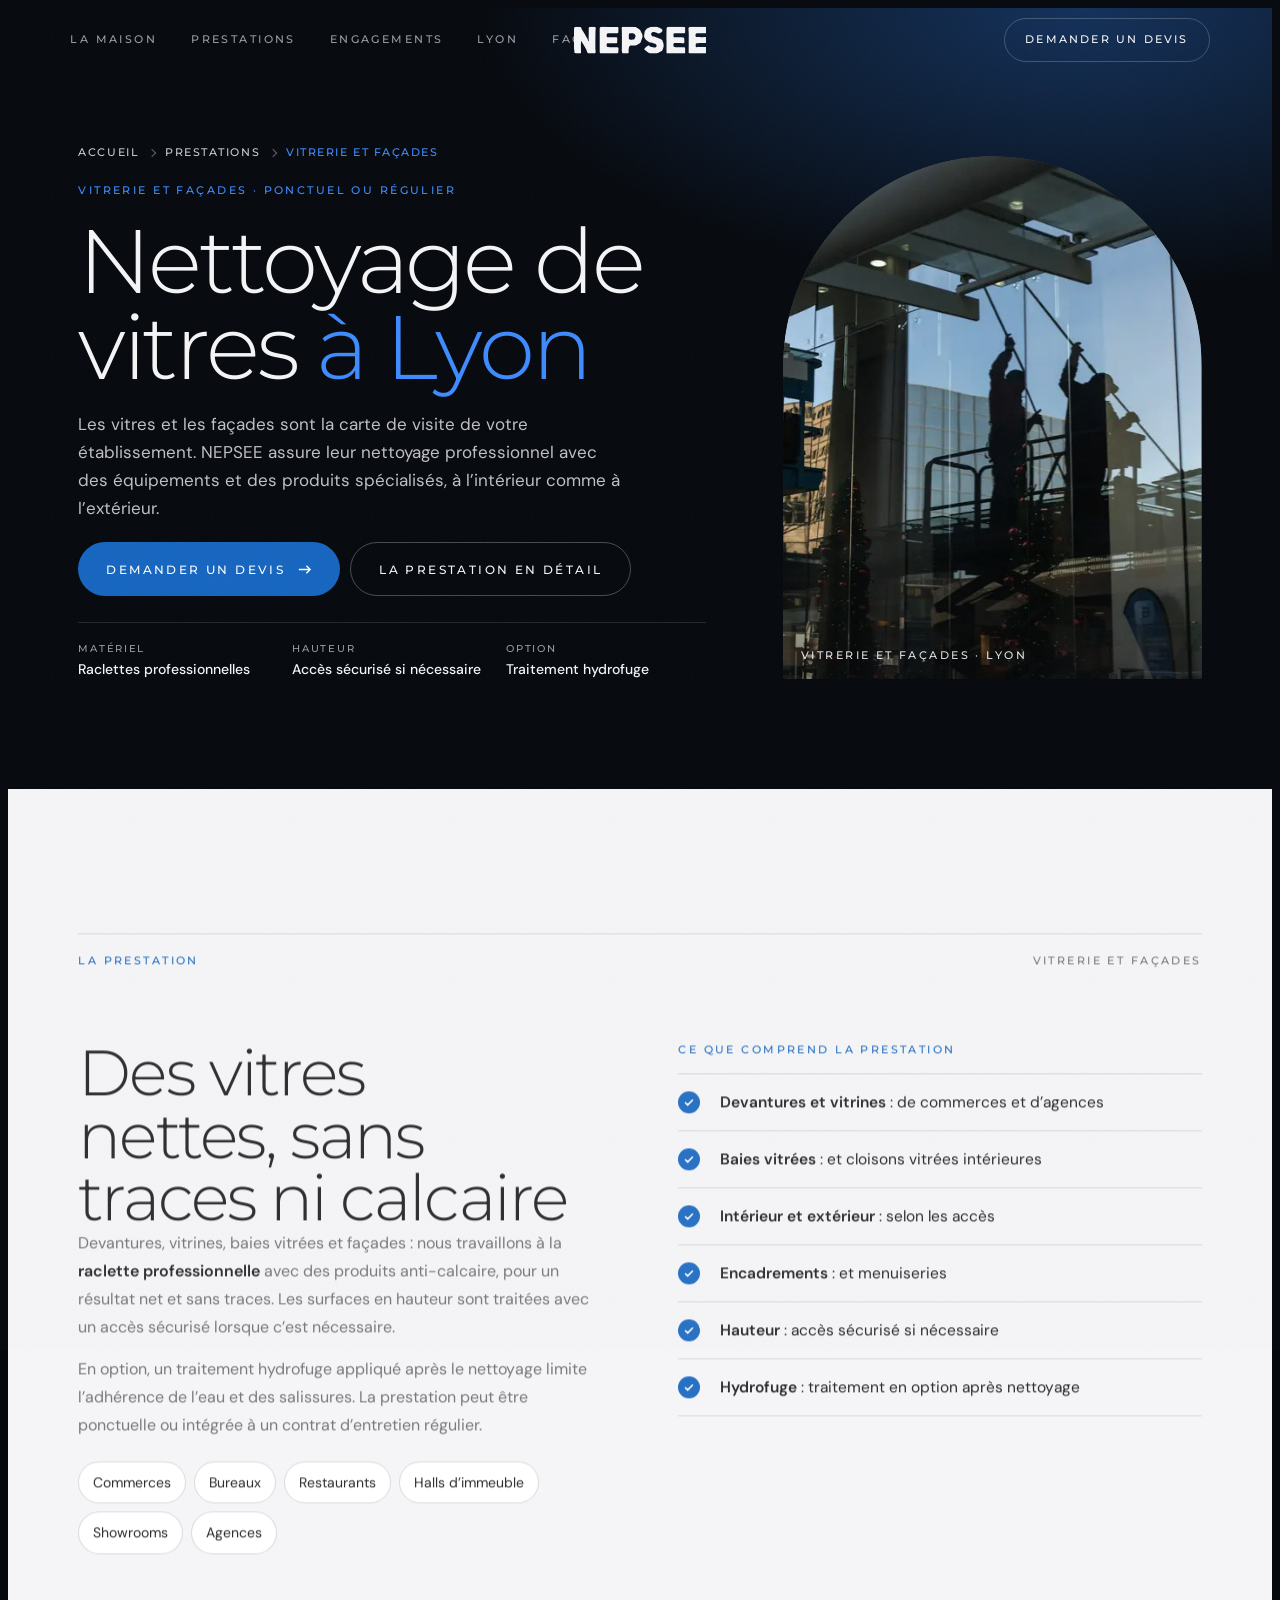
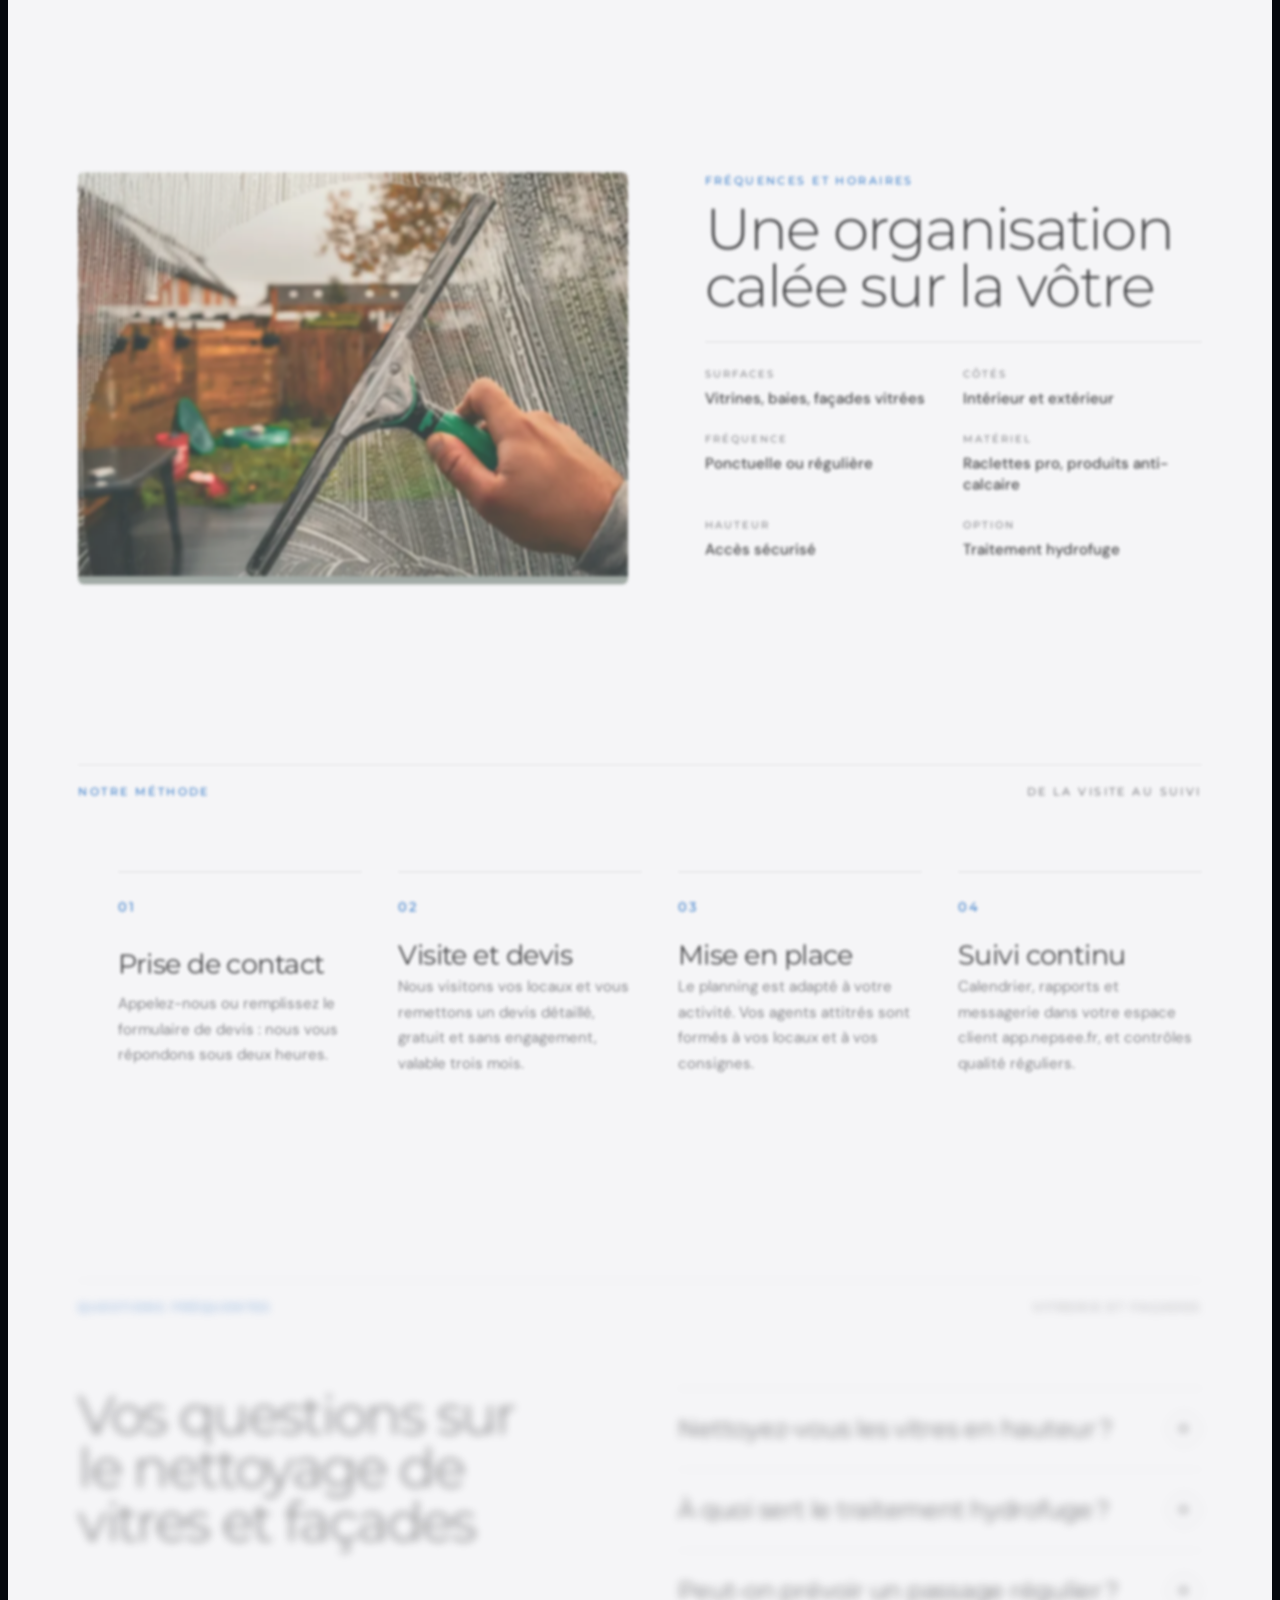
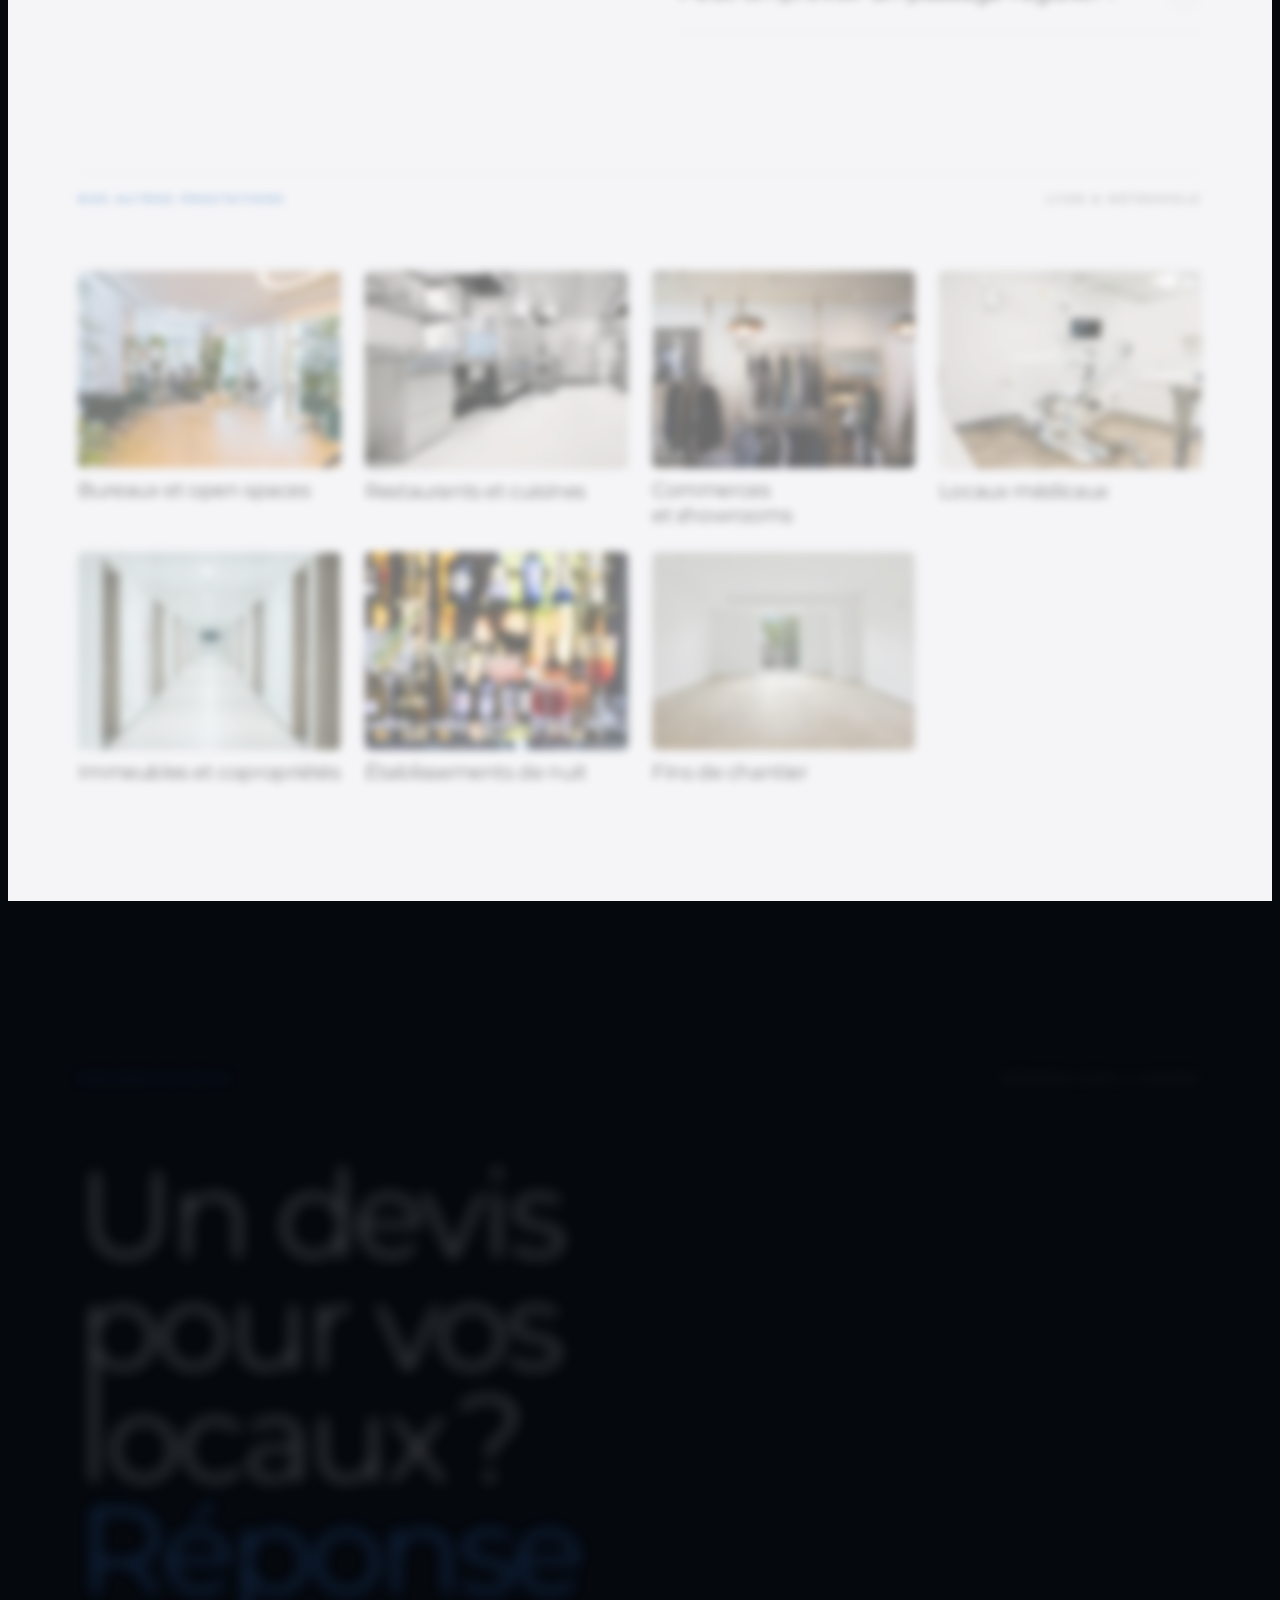
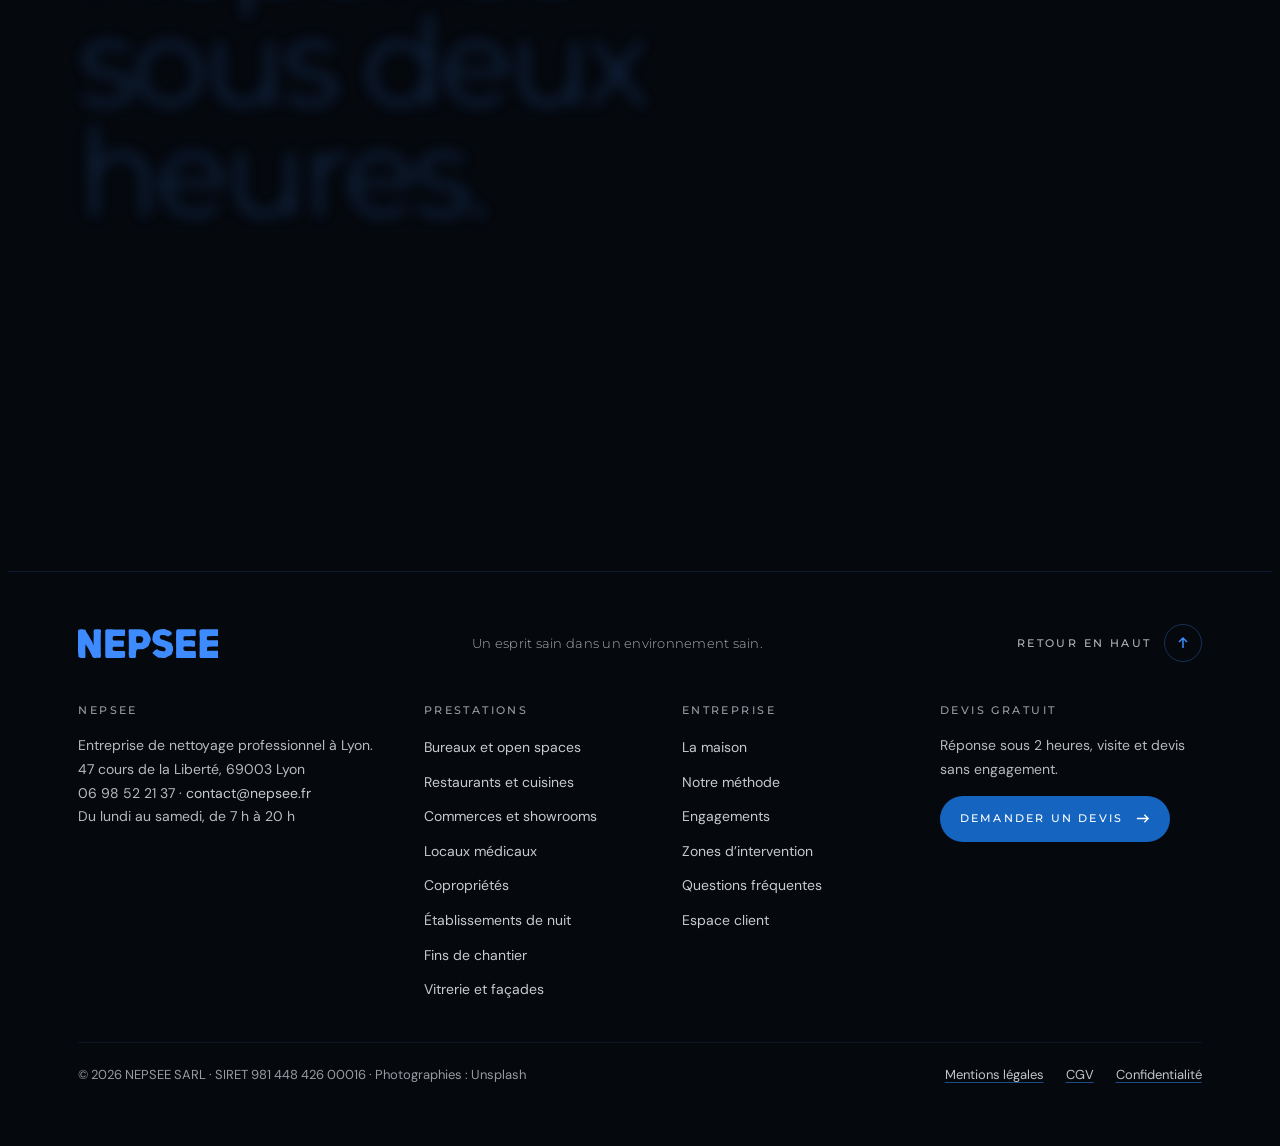
<file: nettoyage-vitres-lyon.html>
<!doctype html>
<html lang="fr">
<head>
<meta charset="utf-8">
<meta name="viewport" content="width=device-width,initial-scale=1,viewport-fit=cover">
<title>Nettoyage de vitres à Lyon | Vitrerie et façades · NEPSEE</title>
<meta name="description" content="Nettoyage de vitres, vitrines et façades à Lyon : raclettes pro, produits anti-calcaire, accès en hauteur sécurisé, traitement hydrofuge en option.">
<meta name="robots" content="index,follow,max-image-preview:large">
<meta name="theme-color" content="#05080d">
<link rel="canonical" href="https://www.nepsee.fr/nettoyage-vitres-lyon.html">
<link rel="icon" type="image/svg+xml" href="favicon.svg">
<link rel="icon" type="image/png" href="favicon.png">
<link rel="apple-touch-icon" href="apple-touch-icon.png">
<meta property="og:type" content="website">
<meta property="og:locale" content="fr_FR">
<meta property="og:site_name" content="NEPSEE">
<meta property="og:title" content="Nettoyage de vitres à Lyon | Vitrerie et façades · NEPSEE">
<meta property="og:description" content="Nettoyage de vitres, vitrines et façades à Lyon : raclettes pro, produits anti-calcaire, accès en hauteur sécurisé, traitement hydrofuge en option.">
<meta property="og:url" content="https://www.nepsee.fr/nettoyage-vitres-lyon.html">
<meta property="og:image" content="https://www.nepsee.fr/img/og.jpg">
<meta property="og:image:width" content="1200">
<meta property="og:image:height" content="630">
<meta name="twitter:card" content="summary_large_image">
<link rel="preload" href="fonts/montserrat-latin-400-normal.woff2" as="font" type="font/woff2" crossorigin>
<link rel="preload" href="fonts/dm-sans-latin-400-normal.woff2" as="font" type="font/woff2" crossorigin>
<link rel="preload" as="image" href="img/u/facade-720x900.webp" imagesrcset="img/u/facade-480x600.webp 480w, img/u/facade-720x900.webp 720w, img/u/facade-960x1200.webp 960w" imagesizes="(min-width: 900px) 34vw, 92vw" fetchpriority="high">
<link rel="stylesheet" href="css/site.css">
<script>document.documentElement.classList.add('js');if(matchMedia('(prefers-reduced-motion: reduce)').matches)document.documentElement.classList.add('hero-ready');setTimeout(function(){document.documentElement.classList.add('hero-ready','media-ready')},2200)</script>
<script type="application/ld+json">{"@context":"https://schema.org","@graph":[{"@type":"LocalBusiness","@id":"https://www.nepsee.fr/#entreprise","name":"NEPSEE","url":"https://www.nepsee.fr/","telephone":"+33698522137","email":"contact@nepsee.fr","image":"https://www.nepsee.fr/img/og.jpg","logo":"https://www.nepsee.fr/apple-touch-icon.png","address":{"@type":"PostalAddress","streetAddress":"47 cours de la Liberté","postalCode":"69003","addressLocality":"Lyon","addressRegion":"Auvergne-Rhône-Alpes","addressCountry":"FR"}},{"@type":"Service","@id":"https://www.nepsee.fr/nettoyage-vitres-lyon.html#service","name":"Nettoyage de vitres et façades à Lyon","serviceType":"Nettoyage de vitres et façades","description":"Nettoyage de vitres, vitrines et façades à Lyon : raclettes pro, produits anti-calcaire, accès en hauteur sécurisé, traitement hydrofuge en option.","provider":{"@id":"https://www.nepsee.fr/#entreprise"},"areaServed":[{"@type":"City","name":"Lyon"},{"@type":"AdministrativeArea","name":"Métropole de Lyon"}],"url":"https://www.nepsee.fr/nettoyage-vitres-lyon.html","image":"https://www.nepsee.fr/img/u/facade-1200x900.webp"},{"@type":"BreadcrumbList","itemListElement":[{"@type":"ListItem","position":1,"name":"Accueil","item":"https://www.nepsee.fr/"},{"@type":"ListItem","position":2,"name":"Prestations","item":"https://www.nepsee.fr/index.html#prestations"},{"@type":"ListItem","position":3,"name":"Vitrerie et façades","item":"https://www.nepsee.fr/nettoyage-vitres-lyon.html"}]},{"@type":"FAQPage","mainEntity":[{"@type":"Question","name":"Nettoyez-vous les vitres en hauteur ?","acceptedAnswer":{"@type":"Answer","text":"Oui, avec un accès en hauteur sécurisé lorsque c’est nécessaire. Les conditions d’accès sont évaluées lors de la visite."}},{"@type":"Question","name":"À quoi sert le traitement hydrofuge ?","acceptedAnswer":{"@type":"Answer","text":"Appliqué après le nettoyage, il limite l’adhérence de l’eau et des salissures sur le verre. Les vitres restent propres plus longtemps entre deux passages."}},{"@type":"Question","name":"Peut-on prévoir un passage régulier ?","acceptedAnswer":{"@type":"Answer","text":"Oui. Le nettoyage des vitres peut être ponctuel ou intégré à votre contrat d’entretien, avec une fréquence adaptée à votre établissement."}}]}]}</script>
</head>
<body class="sp" data-type="Vitrerie et façades">
<svg width="0" height="0" style="position:absolute" aria-hidden="true">
  <symbol id="emblem" viewBox="0 0 233 232"><path d="M73.2 231.6C72.9 231.4 72.1 231.2 71.4 231.1C66.6 230.6 56.3 228.8 54.6 228.4C53.1 227.9 40.8 223.1 39.2 222.3C37.1 221.2 35.6 219.9 25.6 209.9C15.4 199.8 13.6 197.9 12.7 196.0C12.1 194.8 9.7 187.3 8.5 183.1C6.9 177.2 6.8 176.9 4.6 174.9C1.6 172.2 1.5 171.7 3.2 164.9C4.3 160.7 5.6 154.8 6.9 148.1C8.4 140.4 12.6 127.5 14.7 124.4C15.8 122.7 20.5 117.7 26.0 112.4C27.2 111.3 28.7 109.7 29.4 108.8C30.2 108.0 31.5 106.8 32.3 106.3C33.1 105.8 35.2 104.4 37.0 103.3C38.8 102.1 41.6 100.5 43.5 99.6C45.4 98.7 47.7 97.7 48.6 97.2C51.4 95.8 57.6 94.4 64.2 93.6C76.7 92.2 78.4 92.2 82.1 93.0C83.5 93.3 86.1 93.7 87.9 94.0C99.3 95.7 99.6 95.8 101.1 96.6C102.2 97.2 103.3 98.6 103.2 99.5C103.2 100.4 102.5 101.3 100.6 102.6C98.3 104.3 95.6 107.5 93.8 110.9C93.3 111.7 92.3 113.2 91.6 114.2C90.9 115.3 89.9 116.8 89.5 117.6C89.0 118.5 87.9 120.3 87.0 121.6C86.1 123.0 85.0 124.9 84.6 125.9C84.3 126.8 83.5 128.6 83.1 129.9C82.6 131.1 81.8 133.5 81.3 135.2C80.8 137.0 80.2 139.4 79.8 140.6C78.6 145.1 78.0 148.6 77.8 152.9C77.6 155.2 77.3 160.5 77.1 164.6C76.6 173.2 76.5 172.3 78.7 178.9C79.4 180.9 80.5 184.6 81.0 187.0C83.1 196.0 83.5 196.8 89.9 206.5C92.7 210.8 95.3 214.8 95.7 215.4C97.1 217.4 98.1 218.7 100.1 220.8C102.4 223.1 102.7 223.7 101.7 224.8C101.0 225.8 99.3 226.6 96.0 227.5C94.4 228.0 91.0 228.9 88.4 229.7C85.8 230.4 83.5 231.0 83.3 231.0C83.1 231.0 82.5 231.2 82.1 231.5C81.0 232.1 74.3 232.2 73.2 231.6ZM150.0 230.3C149.1 230.0 146.6 229.1 144.4 228.2C142.2 227.3 139.5 226.2 138.4 225.8C137.3 225.3 136.0 224.8 135.5 224.6C135.0 224.4 133.6 223.8 132.2 223.3C127.6 221.6 127.7 221.7 115.6 209.7C103.9 198.0 103.6 197.7 102.6 194.4C101.8 192.1 99.5 184.7 99.1 183.2C98.9 182.6 98.2 180.3 97.4 178.1L96.0 174.0L96.0 169.5C96.0 157.6 97.0 149.7 99.7 141.2C101.7 134.9 103.7 134.3 108.4 138.8C110.9 141.2 112.2 142.1 115.6 143.9C117.1 144.7 119.5 146.0 120.8 146.9C123.0 148.3 126.7 150.0 127.5 150.0C127.7 150.0 128.8 150.4 130.1 151.0C131.3 151.5 133.8 152.5 135.5 153.2C137.2 153.9 141.0 155.4 143.9 156.6C146.8 157.8 149.9 158.8 150.7 159.0C151.7 159.2 155.8 159.3 163.9 159.2L175.6 159.1L178.2 158.3C179.7 157.8 181.9 157.2 183.1 156.8C186.9 155.8 195.8 153.3 198.1 152.6C199.7 152.1 203.3 150.3 204.9 149.2C206.8 147.9 207.7 147.4 211.4 145.8C213.3 144.9 215.5 143.8 216.2 143.3C216.9 142.8 218.8 141.5 220.4 140.4C222.0 139.3 223.5 138.2 223.8 137.9C227.0 135.0 227.6 134.8 229.0 135.8C230.2 136.6 231.2 139.1 232.0 143.0C232.1 143.8 232.4 144.6 232.6 144.8C233.2 145.2 233.2 178.9 232.7 179.5C232.5 179.7 232.0 181.3 231.5 183.0C231.1 184.7 230.6 186.4 230.5 186.8C230.4 187.1 229.9 188.7 229.5 190.2C228.3 194.6 227.7 196.3 226.7 197.8C225.6 199.4 206.3 218.7 204.1 220.3C201.6 222.2 199.0 223.6 196.9 224.3C194.8 225.0 193.8 225.3 187.6 227.0C185.6 227.6 182.5 228.5 180.9 228.9C179.2 229.4 177.3 230.0 176.5 230.2C174.2 230.8 152.2 230.9 150.0 230.3ZM169.2 141.0C167.3 140.8 164.1 140.4 162.2 140.2C155.1 139.3 147.0 138.0 145.2 137.4C141.7 136.1 139.0 133.9 139.0 132.2C139.0 131.3 139.2 131.1 141.6 128.7C143.8 126.5 144.3 125.8 145.3 123.8C146.0 122.5 147.3 120.4 148.3 119.0C149.3 117.7 150.4 116.0 150.7 115.3C153.1 110.3 154.2 108.3 155.8 105.8C158.4 101.9 158.6 101.2 159.9 93.4C160.5 89.7 161.2 85.2 161.5 83.5C162.3 79.3 162.6 55.6 161.9 53.0C161.5 51.3 161.3 51.0 155.4 36.4C154.3 33.8 153.1 30.8 152.7 29.8C151.4 26.3 151.1 25.9 149.6 23.6C148.8 22.4 147.9 20.9 147.6 20.3C146.8 18.8 142.5 13.1 141.4 12.0C137.4 8.2 138.3 6.2 145.1 4.3C146.9 3.7 149.1 3.0 150.0 2.6C152.7 1.7 154.8 1.5 163.0 1.8C173.2 2.1 174.1 2.2 177.3 3.0C181.1 4.1 180.8 4.0 187.5 5.7C198.0 8.4 198.5 8.6 201.2 10.8C202.1 11.5 205.0 13.8 207.5 15.9C225.7 30.6 224.4 29.3 225.6 34.1C226.8 38.8 228.2 42.8 230.7 48.4C231.0 48.9 231.5 50.4 231.8 51.6C232.2 52.7 232.6 53.8 232.8 53.9C233.2 54.1 233.1 89.2 232.6 89.7C232.5 89.9 232.1 90.7 231.9 91.5C231.7 92.3 231.2 94.2 230.7 95.8C229.3 101.0 228.9 101.8 226.6 104.3C225.5 105.5 224.0 107.4 223.3 108.4C222.0 110.5 215.2 119.1 211.8 123.1C209.3 125.9 206.5 128.2 203.6 129.5C196.0 133.1 193.7 134.1 188.6 136.1C185.5 137.4 181.6 139.0 180.1 139.6C175.3 141.7 174.9 141.7 169.2 141.0ZM10.4 96.3C8.5 95.1 8.0 94.0 7.5 89.2C7.1 85.9 6.8 84.6 5.8 81.7C4.7 78.6 4.5 75.2 5.3 72.7C5.5 72.0 5.9 70.2 6.1 68.9C6.3 67.5 6.6 65.6 6.8 64.8C6.9 63.9 7.1 60.3 7.1 56.9C7.2 47.8 7.6 46.2 11.5 40.3C12.7 38.4 14.7 35.1 15.9 32.8C18.4 28.6 19.3 27.4 22.1 25.6C23.9 24.4 25.4 23.0 26.4 21.5C28.4 18.4 29.1 17.7 33.3 14.7C43.1 7.7 45.1 6.6 51.1 6.0C53.3 5.8 56.4 5.0 57.1 4.5C57.7 4.1 61.2 3.2 63.7 2.9C65.2 2.7 66.9 2.4 67.6 2.3C68.3 2.1 70.4 1.8 72.2 1.5C74.1 1.2 76.4 0.7 77.3 0.4C79.0 -0.1 79.1 -0.1 79.8 0.3C80.3 0.6 82.0 1.1 83.8 1.6C85.5 2.1 87.9 2.8 89.2 3.1C90.6 3.5 93.8 4.3 96.5 5.0C103.3 6.8 103.3 6.8 110.2 11.3C113.6 13.6 118.2 16.6 120.4 18.1C122.7 19.6 125.0 21.2 125.7 21.8C126.8 22.8 128.0 24.9 128.0 25.8C128.0 26.1 128.2 27.0 128.5 27.8C129.0 29.2 129.7 30.4 132.2 33.9C132.7 34.6 133.5 36.0 134.2 37.0C134.8 38.0 136.3 40.5 137.5 42.5C141.4 48.9 143.0 51.7 143.5 53.0C144.3 55.4 143.6 84.5 142.7 86.9C141.9 88.9 138.9 94.0 137.8 95.1C135.5 97.5 132.7 96.6 126.2 91.0C123.5 88.7 121.4 87.2 118.6 85.7C117.5 85.2 115.9 84.3 115.0 83.8C109.1 80.6 105.2 78.8 101.6 77.7C100.1 77.2 97.2 76.6 92.3 76.0C87.8 75.4 84.6 74.9 81.6 74.4C79.7 74.1 77.2 74.0 68.7 73.9C56.7 73.9 57.6 73.7 55.1 76.0C53.2 77.7 52.6 77.9 49.4 78.1C46.4 78.3 42.7 78.9 41.9 79.3C41.6 79.5 40.3 80.3 39.0 81.1C37.6 82.0 35.7 83.0 34.4 83.5C32.3 84.2 29.9 85.6 28.5 86.9C27.4 88.0 26.0 88.9 23.1 90.3C20.9 91.5 19.8 92.2 18.1 93.8C15.0 96.6 12.3 97.5 10.4 96.3Z"/></symbol>
  <symbol id="wordmark" viewBox="0 0 488 101"><path d="M8.1 100.3C7.7 99.8 7.3 99.7 5.8 99.5C4.0 99.3 3.8 99.2 3.0 98.3C1.7 97.0 1.5 96.1 1.2 91.1C1.0 86.6 0.6 83.7 0.2 83.0C0.1 82.7 0.0 68.8 0.0 44.8C0.0 7.8 0.0 7.1 0.5 6.0C0.8 5.4 1.0 4.8 1.0 4.6C1.0 3.8 3.1 2.1 4.5 1.8C8.5 0.9 14.3 0.8 17.8 1.4C19.0 1.6 20.8 1.9 21.7 2.0C24.9 2.4 26.3 3.5 27.4 6.4C29.3 11.7 29.2 11.4 33.4 17.8C37.2 23.5 38.1 25.0 39.7 28.1C43.7 35.5 43.8 35.8 46.3 39.6C49.0 43.7 49.6 44.7 50.4 46.7C52.9 53.1 54.1 55.2 54.9 54.5C55.4 54.1 55.3 52.7 54.5 49.8C54.0 48.1 54.0 47.5 54.1 44.6C54.4 39.0 54.7 13.8 54.4 10.1C54.2 5.6 54.4 4.8 56.0 3.2C57.5 1.7 59.4 1.3 66.8 1.0C74.2 0.6 76.6 1.0 78.7 2.9C80.7 4.7 80.8 5.8 79.8 11.1C79.2 14.6 79.0 83.5 79.6 86.8C80.0 88.5 80.0 89.8 79.9 92.2C79.8 96.0 79.4 97.1 77.5 99.4L76.1 101.0L74.2 100.9C73.2 100.9 71.5 100.6 70.5 100.4C67.6 99.7 64.6 99.7 64.0 100.4C63.3 101.3 55.5 101.3 54.8 100.5C54.6 100.2 53.8 99.8 53.0 99.5C50.3 98.5 49.2 97.1 48.3 93.7C48.0 92.6 47.4 91.0 47.0 90.0C46.5 89.1 45.9 87.5 45.5 86.3C45.1 85.2 44.1 83.2 43.3 81.8C42.5 80.5 40.8 77.3 39.6 74.7C38.3 72.2 36.4 68.8 35.4 67.3C34.3 65.7 32.8 63.2 31.9 61.6C28.7 56.0 27.2 53.8 26.6 53.8C26.0 53.8 26.0 54.2 26.3 56.5C26.5 58.5 26.5 58.8 25.9 61.6C25.2 64.6 25.2 64.6 25.5 69.6C25.6 72.4 25.8 79.6 25.8 85.8L25.9 96.9L25.1 98.6C24.6 99.5 24.3 100.5 24.2 100.7C24.2 100.9 22.9 101.0 16.4 101.0L8.6 101.0L8.1 100.3ZM96.8 99.0C94.9 95.3 95.0 99.6 95.0 50.1L94.9 5.8L95.5 4.6C96.2 3.2 97.5 2.1 99.1 1.6C100.9 1.1 116.9 1.0 124.6 1.5C132.1 2.0 156.1 2.0 158.6 1.6C160.9 1.2 161.9 1.4 163.1 2.7C164.4 4.1 164.6 5.5 164.3 8.7C164.1 10.2 164.0 13.6 164.0 16.4C164.0 22.2 163.8 23.0 161.8 24.2L160.7 24.8L143.2 24.8C123.9 24.9 124.5 24.8 122.8 26.4C121.4 27.6 121.0 28.6 120.8 31.3C120.5 36.2 121.1 38.1 123.5 39.3L124.6 39.9L141.0 39.9L157.4 39.9L158.2 40.5C160.0 41.8 160.1 42.4 159.9 48.4C159.7 51.3 159.7 54.9 159.7 56.4C159.8 59.6 159.6 60.3 158.1 61.4L157.2 62.1L140.2 62.1L123.3 62.1L122.4 62.8C121.9 63.2 121.3 64.0 121.1 64.4C120.6 65.5 120.6 70.7 121.0 72.3C121.4 73.6 122.8 75.4 123.9 75.9C125.1 76.4 136.2 76.7 150.3 76.7L161.9 76.8L162.8 77.3C163.2 77.6 163.9 78.4 164.2 79.1C164.8 80.3 164.8 80.3 164.5 83.0C164.3 84.4 164.2 87.8 164.1 90.5C164.1 95.8 163.8 97.1 162.4 99.3C162.0 99.8 161.8 100.4 161.8 100.6C161.8 101.2 158.3 101.2 157.3 100.6C156.6 100.2 156.4 100.2 155.5 100.5C154.0 101.0 142.6 101.2 141.8 100.7C141.5 100.5 141.2 100.5 140.8 100.7C140.4 100.9 134.0 101.0 119.1 101.0L97.8 101.0L96.8 99.0ZM180.2 100.7C180.2 100.5 179.8 99.8 179.3 99.0C178.0 97.2 177.9 96.8 177.1 91.7L176.4 87.4L176.9 83.1C177.6 76.1 177.3 15.4 176.5 11.4C175.5 6.0 176.3 2.6 178.8 1.2C179.4 0.9 206.8 0.9 212.1 1.2C225.6 2.1 227.9 2.3 229.4 2.7C231.4 3.3 241.5 10.0 243.4 11.9C244.1 12.6 245.0 13.9 245.5 14.8C245.9 15.7 247.4 18.9 248.9 21.9C255.0 34.3 255.0 35.3 250.4 46.9C249.6 48.8 248.4 52.0 247.7 54.1C245.8 59.9 245.8 59.9 240.2 63.4C239.8 63.7 237.6 65.1 235.4 66.6C233.2 68.0 230.9 69.4 230.4 69.6C229.1 70.2 225.4 70.4 216.2 70.6C211.9 70.7 207.9 70.9 207.4 71.0C205.7 71.5 204.2 73.2 203.6 75.5C202.3 79.7 201.5 88.9 202.0 93.1C202.4 96.9 201.7 98.4 198.8 100.2L197.6 101.0L188.9 101.0C182.2 101.0 180.2 100.9 180.2 100.7ZM282.3 100.6C282.1 100.4 281.2 100.0 280.2 99.6C279.2 99.2 277.8 98.5 277.0 98.1C274.6 96.5 266.3 90.4 262.4 87.2C259.8 85.1 259.4 83.3 261.0 81.3C261.6 80.6 262.1 80.0 262.2 80.0C262.4 80.0 263.9 78.6 265.7 76.9C268.5 74.2 269.2 73.7 271.9 72.3C275.9 70.1 276.3 70.1 278.6 72.1C280.4 73.6 281.6 74.3 283.6 75.0C284.3 75.3 285.7 75.8 286.6 76.1C289.3 77.1 292.7 77.7 296.7 77.9L300.2 78.1L301.5 77.3C303.8 75.8 306.2 72.4 305.9 71.0C305.6 70.0 303.6 66.5 302.6 65.4C301.3 64.1 300.4 63.7 296.4 62.6C294.4 62.1 292.0 61.4 291.0 61.1C290.0 60.8 287.3 60.0 285.0 59.5C279.4 58.2 277.2 57.3 273.9 55.3C266.7 50.8 263.8 47.8 261.3 42.5C259.0 37.6 258.7 35.9 259.4 32.4C259.6 31.4 259.9 29.5 260.1 28.1C261.9 15.9 261.7 16.6 266.4 11.0C269.5 7.3 270.2 6.8 274.2 5.3C275.5 4.9 277.4 4.0 278.4 3.5C281.2 1.9 283.5 1.5 293.6 0.9C295.0 0.8 296.6 0.5 297.1 0.4C298.6 -0.2 301.2 -0.1 302.4 0.5C302.9 0.8 303.5 1.0 303.8 1.0C304.0 1.0 305.9 1.6 308.0 2.3C319.6 6.4 324.9 9.3 326.2 12.4C327.9 16.5 326.5 19.7 322.0 22.2C321.0 22.7 319.3 23.7 318.4 24.4C315.1 26.6 312.9 26.6 308.8 24.5C305.1 22.6 301.7 21.4 298.5 21.0C295.9 20.7 291.5 20.7 290.0 21.0C287.6 21.7 285.0 25.5 285.0 28.5C285.0 29.9 285.6 31.2 287.2 33.2C289.3 35.8 289.9 36.1 294.8 37.4C299.7 38.6 299.9 38.7 312.8 43.9C315.6 45.0 318.6 46.2 319.5 46.6C324.9 48.9 326.1 49.9 327.6 54.2C328.0 55.4 328.6 57.0 329.1 57.9C331.7 63.1 332.3 71.9 330.5 78.0C329.8 80.2 328.1 84.8 327.3 86.6C326.2 89.0 324.0 90.7 318.9 93.2C307.8 98.7 306.2 99.5 305.9 100.5C305.7 101.0 305.3 101.0 294.1 101.0C284.4 101.0 282.5 100.9 282.3 100.6ZM342.6 98.8C342.1 96.9 342.0 96.4 342.2 94.3C342.4 92.6 342.3 91.4 342.1 90.2C341.9 88.8 341.9 85.9 342.0 78.5C342.1 73.1 342.1 62.4 342.0 54.9C341.8 34.8 342.1 6.4 342.5 5.2C343.0 3.8 344.8 1.9 346.1 1.4C347.1 1.0 348.7 0.9 372.2 1.0C386.1 1.0 398.5 1.1 399.9 1.3C401.2 1.4 403.6 1.5 405.1 1.5C408.2 1.5 409.1 1.8 410.2 3.1L410.9 4.1L410.9 13.1L410.9 22.1L410.3 23.0C408.8 24.9 410.2 24.8 389.3 24.9C368.3 25.0 369.7 24.9 368.6 27.0C367.8 28.2 367.7 36.1 368.4 38.0C369.3 40.5 370.4 41.0 373.5 40.2C376.9 39.3 395.0 39.3 398.4 40.2C400.3 40.7 400.9 40.8 402.8 40.6L405.0 40.5L406.0 41.4C407.5 42.8 407.7 43.8 408.0 51.4C408.2 55.1 408.2 58.4 408.1 58.9C408.0 59.8 406.4 61.4 405.4 61.6C404.7 61.8 375.0 61.6 373.2 61.4C370.4 61.0 368.4 62.7 367.6 66.2C366.9 69.4 368.0 73.2 370.1 74.9C372.2 76.5 372.7 76.5 390.9 76.5C409.5 76.5 408.9 76.4 410.1 78.2L410.8 79.2L410.9 88.1C411.1 96.8 411.0 97.1 410.5 99.0L409.9 101.0L376.5 101.0L343.1 101.0L342.6 98.8ZM426.5 100.8C426.5 100.6 425.9 99.9 425.3 99.1C423.8 97.5 423.8 97.4 423.9 91.8C424.0 89.3 424.1 76.7 424.1 63.6C424.2 50.6 424.3 38.3 424.4 36.4C424.5 33.1 424.5 30.6 423.7 17.9C423.2 9.1 423.3 6.3 424.0 4.9C424.7 3.4 426.1 2.4 427.9 2.0C429.7 1.6 448.4 1.3 469.6 1.3L488.0 1.2L488.0 13.0L488.0 24.7L477.7 24.8C472.0 24.9 464.3 25.0 460.5 25.0C453.8 25.0 453.6 25.0 452.4 25.6C449.9 26.8 449.2 28.4 449.3 32.8C449.3 36.9 449.9 38.3 452.1 39.1C452.4 39.2 460.6 39.3 470.3 39.3L488.0 39.2L488.0 50.2L488.0 61.2L481.1 61.3C451.5 62.0 452.4 61.9 450.9 64.0L450.1 65.0L450.1 69.8C450.1 74.4 450.2 74.7 450.7 75.4C451.6 76.6 452.4 76.9 454.3 76.4C455.7 76.1 458.1 76.0 472.0 76.0L488.0 76.0L488.0 88.5L488.0 101.0L457.2 101.0C438.2 101.0 426.5 100.9 426.5 100.8ZM220.8 48.2C222.1 47.8 223.7 46.1 224.4 44.4C224.7 43.7 225.4 42.2 225.9 41.0C227.5 37.2 227.7 35.7 227.2 33.2C226.2 29.4 224.0 27.2 219.2 25.5C217.7 24.9 217.3 24.9 211.8 24.9L206.0 24.9L205.0 25.6C203.0 27.1 202.9 27.4 202.8 35.8C202.7 45.7 202.9 46.9 205.5 48.2C206.6 48.8 206.8 48.8 213.2 48.6C217.1 48.5 220.3 48.4 220.8 48.2Z"/></symbol>
  <symbol id="arr" viewBox="0 0 16 16"><path d="M2 8h12M10 4l4 4-4 4" fill="none" stroke="currentColor" stroke-width="1.5"/></symbol>
</svg>

<header class="top">
  <div class="top-in">
    <nav aria-label="Navigation principale">
      <a href="/#maison">La maison</a>
      <a href="/#prestations">Prestations</a>
      <a href="/#engagements">Engagements</a>
      <a href="/#lyon">Lyon</a>
      <a href="/#faq">FAQ</a>
    </nav>
    <div class="act">
      <button class="hbtn" type="button" data-quote>Demander un devis</button>
      <button class="burger" type="button" id="burger" aria-label="Ouvrir le menu" aria-controls="drawer" aria-expanded="false">
        <svg viewBox="0 0 18 18" fill="none" stroke="currentColor" stroke-width="1.5" aria-hidden="true"><path d="M2 6h14M2 12h14"/></svg>
      </button>
    </div>
  </div>
</header>
<a class="flying" id="flying" href="/" aria-label="NEPSEE, accueil"><svg class="logo-svg" viewBox="0 0 488 101" aria-hidden="true"><use href="#wordmark"/></svg></a>

<div class="drawer" id="drawer" hidden>
  <div class="drawer-head">
    <svg class="logo-svg" viewBox="0 0 488 101" role="img" aria-label="NEPSEE"><use href="#wordmark"/></svg>
    <button class="xbtn" type="button" id="drawerX" aria-label="Fermer le menu"><svg viewBox="0 0 16 16" fill="none" stroke="currentColor" stroke-width="1.5" aria-hidden="true"><path d="M3 3l10 10M13 3L3 13"/></svg></button>
  </div>
  <nav aria-label="Menu mobile">
    <a href="/#maison">La maison <small>01</small></a>
    <a href="/#prestations">Prestations <small>02</small></a>
    <a href="/#engagements">Engagements <small>03</small></a>
    <a href="/#lyon">Lyon <small>04</small></a>
    <a href="/#faq">FAQ <small>05</small></a>
  </nav>
  <ul class="drawer-svc" aria-label="Nos prestations">
    <li><a href="nettoyage-bureaux-lyon.html">Bureaux et open spaces</a></li><li><a href="nettoyage-restaurant-lyon.html">Restaurants et cuisines</a></li><li><a href="nettoyage-locaux-commerciaux-lyon.html">Commerces et showrooms</a></li><li><a href="nettoyage-cabinet-medical-lyon.html">Locaux médicaux</a></li><li><a href="nettoyage-copropriete-lyon.html">Copropriétés</a></li><li><a href="nettoyage-etablissement-de-nuit-lyon.html">Établissements de nuit</a></li><li><a href="nettoyage-fin-de-chantier-lyon.html">Fins de chantier</a></li><li><a href="nettoyage-vitres-lyon.html">Vitrerie et façades</a></li>
  </ul>
  <div class="foot">
    <button class="btn btn-blue" type="button" data-quote>Demander un devis <svg aria-hidden="true"><use href="#arr"/></svg></button>
    <p>06 98 52 21 37 · contact@nepsee.fr</p>
  </div>
</div>

<main>
  <section class="sp-hero wrap" aria-labelledby="h1">
    <div class="sp-grid">
      <div class="sp-copy">
        <nav class="crumbs" aria-label="Fil d’Ariane"><ol><li><a href="/">Accueil</a></li><li><a href="/#prestations">Prestations</a></li><li><span aria-current="page">Vitrerie et façades</span></li></ol></nav>
        <p class="label">Vitrerie et façades · Ponctuel ou régulier</p>
        <h1 id="h1">Nettoyage de vitres <span>à Lyon</span></h1>
        <p class="sp-lead">Les vitres et les façades sont la carte de visite de votre établissement. NEPSEE assure leur nettoyage professionnel avec des équipements et des produits spécialisés, à l’intérieur comme à l’extérieur.</p>
        <div class="sp-act"><button class="btn btn-blue" type="button" data-quote>Demander un devis <svg aria-hidden="true"><use href="#arr"/></svg></button><a class="btn btn-line" href="#prestation">La prestation en détail</a></div>
        <div class="sp-facts"><div><small>Matériel</small><b>Raclettes professionnelles</b></div><div><small>Hauteur</small><b>Accès sécurisé si nécessaire</b></div><div><small>Option</small><b>Traitement hydrofuge</b></div></div>
      </div>
      <figure class="sp-photo ph dk" style="margin:0;background-color:#40464d"><img src="img/u/facade-720x900.webp" srcset="img/u/facade-480x600.webp 480w, img/u/facade-720x900.webp 720w, img/u/facade-960x1200.webp 960w" sizes="(min-width: 900px) 34vw, 92vw" width="720" height="900" alt="Nettoyage d’une façade vitrée depuis une nacelle" decoding="async" fetchpriority="high"><figcaption class="label">Vitrerie et façades · Lyon</figcaption></figure>
    </div>
  </section>

  <div class="zone light on-light">
    <section class="sp-sec wrap" id="prestation">
      <div class="rowhead" data-reveal><p class="label">La prestation</p><p class="label">Vitrerie et façades</p></div>
      <div class="sp-two">
        <div class="sp-text">
          <h2 data-reveal>Des vitres nettes, sans traces ni calcaire</h2>
          <p data-reveal>Devantures, vitrines, baies vitrées et façades : nous travaillons à la <strong>raclette professionnelle</strong> avec des produits anti-calcaire, pour un résultat net et sans traces. Les surfaces en hauteur sont traitées avec un accès sécurisé lorsque c’est nécessaire.</p><p data-reveal>En option, un traitement hydrofuge appliqué après le nettoyage limite l’adhérence de l’eau et des salissures. La prestation peut être ponctuelle ou intégrée à un contrat d’entretien régulier.</p>
          <div class="pills" data-reveal aria-label="Locaux concernés"><span>Commerces</span><span>Bureaux</span><span>Restaurants</span><span>Halls d’immeuble</span><span>Showrooms</span><span>Agences</span></div>
        </div>
        <div>
          <h3 class="label" data-reveal style="color:var(--blue);margin-bottom:16px">Ce que comprend la prestation</h3>
          <ul class="checks" data-reveal><li><span><b>Devantures et vitrines</b> : de commerces et d’agences</span></li><li><span><b>Baies vitrées</b> : et cloisons vitrées intérieures</span></li><li><span><b>Intérieur et extérieur</b> : selon les accès</span></li><li><span><b>Encadrements</b> : et menuiseries</span></li><li><span><b>Hauteur</b> : accès sécurisé si nécessaire</span></li><li><span><b>Hydrofuge</b> : traitement en option après nettoyage</span></li></ul>
        </div>
      </div>
    </section>

    <section class="sp-sec wrap">
      <div class="sp-two rev">
        <figure class="sp-detail ph" data-reveal data-parallax style="margin:0;background-color:#8f9a93"><img src="img/u/raclette-800x600.webp" srcset="img/u/raclette-480x360.webp 480w, img/u/raclette-800x600.webp 800w, img/u/raclette-1100x825.webp 1100w" sizes="(min-width: 900px) 46vw, 92vw" width="800" height="600" alt="Nettoyage d’une vitre à la raclette professionnelle" decoding="async" loading="lazy"></figure>
        <div>
          <p class="label" data-reveal style="color:var(--blue)">Fréquences et horaires</p>
          <h2 class="h-xl" data-reveal style="font-size:clamp(2rem,6vw,3.6rem);margin:12px 0 28px">Une organisation calée sur la vôtre</h2>
          <dl class="spec" data-reveal><div><dt>Surfaces</dt><dd>Vitrines, baies, façades vitrées</dd></div><div><dt>Côtés</dt><dd>Intérieur et extérieur</dd></div><div><dt>Fréquence</dt><dd>Ponctuelle ou régulière</dd></div><div><dt>Matériel</dt><dd>Raclettes pro, produits anti-calcaire</dd></div><div><dt>Hauteur</dt><dd>Accès sécurisé</dd></div><div><dt>Option</dt><dd>Traitement hydrofuge</dd></div></dl>
        </div>
      </div>
    </section>

    <section class="sp-sec wrap" id="methode">
      <div class="rowhead" data-reveal><p class="label">Notre méthode</p><p class="label">De la visite au suivi</p></div>
      <ol class="steps"><li class="step" data-reveal><h3>Prise de contact</h3><p>Appelez-nous ou remplissez le formulaire de devis : nous vous répondons sous deux heures.</p></li><li class="step" data-reveal><h3>Visite et devis</h3><p>Nous visitons vos locaux et vous remettons un devis détaillé, gratuit et sans engagement, valable trois mois.</p></li><li class="step" data-reveal><h3>Mise en place</h3><p>Le planning est adapté à votre activité. Vos agents attitrés sont formés à vos locaux et à vos consignes.</p></li><li class="step" data-reveal><h3>Suivi continu</h3><p>Calendrier, rapports et messagerie dans votre espace client app.nepsee.fr, et contrôles qualité réguliers.</p></li></ol>
    </section>

    <section class="sp-sec wrap" id="faq-presta">
      <div class="rowhead" data-reveal><p class="label">Questions fréquentes</p><p class="label">Vitrerie et façades</p></div>
      <div class="sp-two">
        <h2 class="h-xl" data-reveal style="font-size:clamp(2rem,7vw,4rem)">Vos questions sur le nettoyage de vitres et façades</h2>
        <div class="on-light" data-reveal><div class="faq"><details><summary>Nettoyez-vous les vitres en hauteur ?<span class="ic" aria-hidden="true"><svg viewBox="0 0 14 14" fill="none" stroke="currentColor" stroke-width="1.5"><path d="M7 1v12M1 7h12"/></svg></span></summary><div class="a"><p>Oui, avec un accès en hauteur sécurisé lorsque c’est nécessaire. Les conditions d’accès sont évaluées lors de la visite.</p></div></details><details><summary>À quoi sert le traitement hydrofuge ?<span class="ic" aria-hidden="true"><svg viewBox="0 0 14 14" fill="none" stroke="currentColor" stroke-width="1.5"><path d="M7 1v12M1 7h12"/></svg></span></summary><div class="a"><p>Appliqué après le nettoyage, il limite l’adhérence de l’eau et des salissures sur le verre. Les vitres restent propres plus longtemps entre deux passages.</p></div></details><details><summary>Peut-on prévoir un passage régulier ?<span class="ic" aria-hidden="true"><svg viewBox="0 0 14 14" fill="none" stroke="currentColor" stroke-width="1.5"><path d="M7 1v12M1 7h12"/></svg></span></summary><div class="a"><p>Oui. Le nettoyage des vitres peut être ponctuel ou intégré à votre contrat d’entretien, avec une fréquence adaptée à votre établissement.</p></div></details></div></div>
      </div>
    </section>

    <section class="sp-sec wrap">
      <div class="rowhead" data-reveal><p class="label">Nos autres prestations</p><p class="label">Lyon &amp; métropole</p></div>
      <div class="others" data-reveal><a href="nettoyage-bureaux-lyon.html"><div class="ph " style="background-color:#c0a6a6"><img src="img/u/bureaux-560x420.webp" srcset="img/u/bureaux-320x240.webp 320w, img/u/bureaux-560x420.webp 560w" sizes="(min-width: 900px) 22vw, 45vw" width="560" height="420" alt="" decoding="async" loading="lazy"></div><h3>Bureaux et open spaces</h3></a><a href="nettoyage-restaurant-lyon.html"><div class="ph " style="background-color:#c8ccd0"><img src="img/u/cuisine-560x420.webp" srcset="img/u/cuisine-320x240.webp 320w, img/u/cuisine-560x420.webp 560w" sizes="(min-width: 900px) 22vw, 45vw" width="560" height="420" alt="" decoding="async" loading="lazy"></div><h3>Restaurants et cuisines</h3></a><a href="nettoyage-locaux-commerciaux-lyon.html"><div class="ph " style="background-color:#8c7f73"><img src="img/u/boutique-560x420.webp" srcset="img/u/boutique-320x240.webp 320w, img/u/boutique-560x420.webp 560w" sizes="(min-width: 900px) 22vw, 45vw" width="560" height="420" alt="" decoding="async" loading="lazy"></div><h3>Commerces et showrooms</h3></a><a href="nettoyage-cabinet-medical-lyon.html"><div class="ph " style="background-color:#d4d6d8"><img src="img/u/cabinet-560x420.webp" srcset="img/u/cabinet-320x240.webp 320w, img/u/cabinet-560x420.webp 560w" sizes="(min-width: 900px) 22vw, 45vw" width="560" height="420" alt="" decoding="async" loading="lazy"></div><h3>Locaux médicaux</h3></a><a href="nettoyage-copropriete-lyon.html"><div class="ph " style="background-color:#d9d9d9"><img src="img/u/couloir-560x420.webp" srcset="img/u/couloir-320x240.webp 320w, img/u/couloir-560x420.webp 560w" sizes="(min-width: 900px) 22vw, 45vw" width="560" height="420" alt="" decoding="async" loading="lazy"></div><h3>Immeubles et copropriétés</h3></a><a href="nettoyage-etablissement-de-nuit-lyon.html"><div class="ph " style="background-color:#3a2f2a"><img src="img/u/bar-560x420.webp" srcset="img/u/bar-320x240.webp 320w, img/u/bar-560x420.webp 560w" sizes="(min-width: 900px) 22vw, 45vw" width="560" height="420" alt="" decoding="async" loading="lazy"></div><h3>Établissements de nuit</h3></a><a href="nettoyage-fin-de-chantier-lyon.html"><div class="ph " style="background-color:#e3e1de"><img src="img/u/chantier-560x420.webp" srcset="img/u/chantier-320x240.webp 320w, img/u/chantier-560x420.webp 560w" sizes="(min-width: 900px) 22vw, 45vw" width="560" height="420" alt="" decoding="async" loading="lazy"></div><h3>Fins de chantier</h3></a></div>
    </section>
  </div>

  <section id="contact" class="wrap">
    <div class="rowhead" data-reveal><p class="label">Demande de devis</p><p class="label">Réponse sous 2 heures</p></div>
    <div class="ct">
      <h2 data-reveal>Un devis pour vos locaux ? <span>Réponse sous deux heures.</span></h2>
      <div class="ct-side" data-reveal>
        <p>Indiquez le type de locaux, la surface et la fréquence souhaitée. Votre interlocuteur NEPSEE vous recontacte pour organiser une visite et établir votre devis, gratuit et sans engagement.</p>
        <button class="btn btn-blue" type="button" data-quote>Demander un devis <svg aria-hidden="true"><use href="#arr"/></svg></button>
      </div>
    </div>
    <div class="coords" data-reveal>
      <div><p class="label">Téléphone</p><div class="val"><b>06 98 52 21 37</b><button class="copy" type="button" data-copy="06 98 52 21 37">Copier</button></div></div>
      <div><p class="label">E-mail</p><div class="val"><b>contact@nepsee.fr</b><button class="copy" type="button" data-copy="contact@nepsee.fr">Copier</button></div></div>
      <div><p class="label">Horaires</p><div class="val"><b>Lun. – sam., 7 h – 20 h</b></div></div>
      <div><p class="label">Espace client</p><div class="val"><a href="https://app.nepsee.fr" target="_blank" rel="noopener"><b>app.nepsee.fr</b></a></div></div>
    </div>
  </section>
</main>

<footer class="wrap">
  <div class="ft">
    <svg class="logo-svg" viewBox="0 0 488 101" role="img" aria-label="NEPSEE"><use href="#wordmark"/></svg>
    <p class="ft-tag">Un esprit sain dans un environnement sain.</p>
    <button class="backbtn" type="button" id="backTop">Retour en haut <span><svg viewBox="0 0 14 14" fill="none" stroke="currentColor" stroke-width="1.5" aria-hidden="true"><path d="M7 12V2M3 6l4-4 4 4"/></svg></span></button>
  </div>
  <div class="ft-cols">
    <div class="wide"><h2>NEPSEE</h2><p>Entreprise de nettoyage professionnel à Lyon.<br>47 cours de la Liberté, 69003 Lyon<br>06 98 52 21 37 · <a href="mailto:contact@nepsee.fr">contact@nepsee.fr</a><br>Du lundi au samedi, de 7 h à 20 h</p></div>
    <div><h2>Prestations</h2><ul><li><a href="nettoyage-bureaux-lyon.html">Bureaux et open spaces</a></li><li><a href="nettoyage-restaurant-lyon.html">Restaurants et cuisines</a></li><li><a href="nettoyage-locaux-commerciaux-lyon.html">Commerces et showrooms</a></li><li><a href="nettoyage-cabinet-medical-lyon.html">Locaux médicaux</a></li><li><a href="nettoyage-copropriete-lyon.html">Copropriétés</a></li><li><a href="nettoyage-etablissement-de-nuit-lyon.html">Établissements de nuit</a></li><li><a href="nettoyage-fin-de-chantier-lyon.html">Fins de chantier</a></li><li><a href="nettoyage-vitres-lyon.html">Vitrerie et façades</a></li></ul></div>
    <div><h2>Entreprise</h2><ul><li><a href="/#maison">La maison</a></li><li><a href="/#methode">Notre méthode</a></li><li><a href="/#engagements">Engagements</a></li><li><a href="/#zones">Zones d’intervention</a></li><li><a href="/#faq">Questions fréquentes</a></li><li><a href="https://app.nepsee.fr" target="_blank" rel="noopener">Espace client</a></li></ul></div>
    <div class="wide"><h2>Devis gratuit</h2><p>Réponse sous 2 heures, visite et devis sans engagement.</p><p style="margin-top:14px"><button class="btn btn-blue" type="button" data-quote style="min-height:46px;padding:0 20px;font-size:11px">Demander un devis <svg aria-hidden="true"><use href="#arr"/></svg></button></p></div>
  </div>
  <div class="legal">
    <p>© 2026 NEPSEE SARL · SIRET 981 448 426 00016 · Photographies : Unsplash</p>
    <nav aria-label="Informations légales"><a href="mentions-legales.html">Mentions légales</a><a href="cgv.html">CGV</a><a href="confidentialite.html">Confidentialité</a></nav>
  </div>
</footer>

<div class="float-cta" id="floatCta"><button type="button" data-quote>Demander un devis <span><svg aria-hidden="true"><use href="#arr"/></svg></span></button></div>
<div class="grain" aria-hidden="true"></div>

<div class="dlg" id="dlg" role="dialog" aria-modal="true" aria-labelledby="dlgTitle" hidden data-lenis-prevent>
  <div class="card" id="card">
    <div class="card-head"><p class="label">Demande de devis</p><button class="xbtn" type="button" id="dlgX" aria-label="Fermer"><svg viewBox="0 0 16 16" fill="none" stroke="currentColor" stroke-width="1.5" aria-hidden="true"><path d="M3 3l10 10M13 3L3 13"/></svg></button></div>
    <h2 id="dlgTitle">Parlez-nous de vos locaux</h2>
    <p>Quelques informations suffisent pour préparer notre visite. Les champs sans mention sont obligatoires.</p>
    <form id="qf" name="devis" action="devis.php" method="post" data-netlify="true" netlify-honeypot="website" novalidate>
      <div class="f"><label for="q-societe">Société <em>(facultatif)</em></label><input id="q-societe" name="societe" autocomplete="organization"></div>
      <div class="f"><label for="q-nom">Contact</label><input id="q-nom" name="nom" autocomplete="name" required><span class="err"></span></div>
      <div class="f"><label for="q-email">E-mail</label><input id="q-email" name="email" type="email" autocomplete="email" inputmode="email" required><span class="err"></span></div>
      <div class="f"><label for="q-tel">Téléphone</label><input id="q-tel" name="tel" type="tel" autocomplete="tel" inputmode="tel" required><span class="err"></span></div>
      <div class="f"><label for="q-type">Type de locaux</label><select id="q-type" name="type" required><option value="">Choisir</option><option>Bureaux et open spaces</option><option>Restaurant et cuisine professionnelle</option><option>Local commercial</option><option>Local médical ou paramédical</option><option>Immeuble et copropriété</option><option>Établissement de nuit</option><option>Fin de chantier</option><option>Vitrerie et façades</option><option>Autre</option></select><span class="err"></span></div>
      <div class="f"><label for="q-surface">Surface (m²)</label><input id="q-surface" name="surface" type="number" min="10" step="5" inputmode="numeric" required><span class="err"></span></div>
      <div class="f"><label for="q-freq">Fréquence</label><select id="q-freq" name="freq" required><option value="">Choisir</option><option>Quotidienne</option><option>Plusieurs fois par semaine</option><option>Hebdomadaire</option><option>Mensuelle</option><option>Ponctuelle</option></select><span class="err"></span></div>
      <div class="f"><label for="q-horaires">Horaires souhaités <em>(facultatif)</em></label><select id="q-horaires" name="horaires"><option value="">Indifférent</option><option>Tôt le matin</option><option>En journée</option><option>En soirée</option><option>Après fermeture</option><option>Week-end</option></select></div>
      <div class="f full"><label for="q-ville">Code postal et ville</label><input id="q-ville" name="ville" autocomplete="address-level2" placeholder="69003 Lyon" required><span class="err"></span></div>
      <div class="f full"><label for="q-msg">Précisions <em>(facultatif)</em></label><textarea id="q-msg" name="msg" placeholder="Accès, contraintes particulières, date de démarrage souhaitée…"></textarea></div>
      <div class="hp" aria-hidden="true"><label for="q-website">Ne pas remplir</label><input id="q-website" name="website" tabindex="-1" autocomplete="off"></div>
      <input type="hidden" name="t" id="q-t">
      <p class="form-err" id="formErr" hidden></p>
      <div class="ffoot"><small>Vos coordonnées servent uniquement à traiter votre demande. <a href="confidentialite.html">Confidentialité</a></small><button class="btn btn-blue" type="submit" id="qSubmit">Envoyer la demande <svg aria-hidden="true"><use href="#arr"/></svg></button></div>
    </form>
    <div class="done" id="done" hidden>
      <p class="label">Demande envoyée</p>
      <h3>Merci <span id="doneName"></span>, votre demande est bien partie.</h3>
      <p id="doneTxt">Vous allez recevoir un e-mail de confirmation. Votre interlocuteur NEPSEE vous recontacte sous deux heures ouvrées.</p>
      <button class="btn btn-line" type="button" id="doneX">Fermer</button>
    </div>
  </div>
</div>

<script src="js/gsap.min.js" defer></script>
<script src="js/ScrollTrigger.min.js" defer></script>
<script src="js/lenis.min.js" defer></script>
<script src="js/main.js" defer></script>

</body>
</html>
</file>
<file: css/site.css>
@font-face{font-family:Gotham;src:local("Gotham Light"),local("Gotham-Light");font-weight:300;font-display:swap}@font-face{font-family:Gotham;src:local("Gotham Book"),local("Gotham-Book");font-weight:400;font-display:swap}@font-face{font-family:Gotham;src:local("Gotham Medium"),local("Gotham-Medium");font-weight:500;font-display:swap}@font-face{font-family:Montserrat;src:url(../fonts/montserrat-latin-300-normal.woff2) format("woff2");font-weight:300;font-display:swap}@font-face{font-family:Montserrat;src:url(../fonts/montserrat-latin-400-normal.woff2) format("woff2");font-weight:400;font-display:swap}@font-face{font-family:Montserrat;src:url(../fonts/montserrat-latin-500-normal.woff2) format("woff2");font-weight:500;font-display:swap}@font-face{font-family:Montserrat;src:url(../fonts/montserrat-latin-600-normal.woff2) format("woff2");font-weight:600;font-display:swap}@font-face{font-family:DM Sans;src:url(../fonts/dm-sans-latin-400-normal.woff2) format("woff2");font-weight:400;font-display:swap}@font-face{font-family:DM Sans;src:url(../fonts/dm-sans-latin-500-normal.woff2) format("woff2");font-weight:500;font-display:swap}@font-face{font-family:DM Sans;src:url(../fonts/dm-sans-latin-600-normal.woff2) format("woff2");font-weight:600;font-display:swap}:root{--night:#05080d;--night-2:#0c131e;--ice:#f5f5f7;--ink:#1d1d1f;--blue:#1565c0;--blue-l:#3d8bff;--ash:#6e6e73;--smoke:#9a9aa0;--ivory:#f5f5f7;--line-d:rgba(255,255,255,.12);--line-l:rgba(29,29,31,.12);--display:"Gotham","Montserrat","Helvetica Neue",Arial,sans-serif;--text:"DM Sans","Helvetica Neue",Arial,sans-serif;--gl:max(20px,env(safe-area-inset-left,0px));--gr:max(20px,env(safe-area-inset-right,0px));--hh:64px;--h-ink:#f5f5f7;--h-soft:rgba(245,245,247,.62);--h-line:rgba(245,245,247,.22);--h-bg:rgba(5,8,13,.92);color-scheme:dark}@media (min-width:900px){:root{--gl:max(48px,env(safe-area-inset-left,0px),5.5vw);--gr:max(48px,env(safe-area-inset-right,0px),5.5vw);--hh:80px}}body.is-light{--h-ink:#1d1d1f;--h-soft:rgba(29,29,31,.62);--h-line:rgba(29,29,31,.18);--h-bg:rgba(245,245,247,.94)}*{box-sizing:border-box}html,body{overflow-x:clip}html{background:var(--night);-webkit-text-size-adjust:100%}html.lenis,html.lenis body{height:auto}.lenis.lenis-smooth{scroll-behavior:auto!important}.lenis.lenis-stopped{overflow:hidden}body{background:var(--night);color:var(--ivory);font-family:var(--text);font-size:16px;line-height:1.6;-webkit-font-smoothing:antialiased;-moz-osx-font-smoothing:grayscale;text-rendering:optimizeLegibility}h1,h2,h3,p,figure{margin:0}h1,h2,h3{font-family:var(--display);font-weight:400;letter-spacing:-.02em;text-wrap:balance}a{color:inherit;text-decoration:none}button{font:inherit;color:inherit;background:none;border:0;cursor:pointer;padding:0}img{display:block;max-width:100%}:focus-visible{outline:2px solid var(--blue-l);outline-offset:3px;border-radius:4px}.sr-only{position:absolute;width:1px;height:1px;overflow:hidden;clip:rect(0 0 0 0);white-space:nowrap}.logo-svg{display:block;fill:currentColor}.label{font-family:var(--display);font-size:11px;font-weight:500;letter-spacing:.22em;text-transform:uppercase;line-height:1.5}.wrap{padding-left:var(--gl);padding-right:var(--gr)}.btn{display:inline-flex;align-items:center;justify-content:center;gap:12px;min-height:54px;padding:0 28px;border-radius:999px;font-family:var(--display);font-size:12px;font-weight:500;letter-spacing:.2em;text-transform:uppercase;transition:background .4s,color .4s,border-color .4s,transform .4s;white-space:nowrap}.btn svg{width:15px;height:15px;transition:transform .4s}.btn:hover svg{transform:translate(4px)}.btn-blue{background:var(--blue);color:#fff}.btn-blue:hover{background:var(--blue-l)}.btn-line{border:1px solid rgba(245,245,247,.28);color:var(--ivory)}.btn-line:hover{border-color:var(--ivory);background:var(--ivory);color:var(--night)}.on-light .btn-line{border-color:#1d1d1f40;color:var(--ink)}.on-light .btn-line:hover{background:var(--ink);color:var(--ice);border-color:var(--ink)}.atmos{position:fixed;inset:0;z-index:0;pointer-events:none;overflow:hidden;background:radial-gradient(130% 90% at 70% 0%,#0f2038 0%,var(--night) 58%)}.wipe{position:absolute;inset:0;background:var(--ice);display:none}.wipe:before{content:"";position:absolute;left:-2%;right:-2%;top:-7px;height:7px;border-radius:7px;background:linear-gradient(#1b4f93,#0d2f5c);box-shadow:0 -10px 30px #05080d59}.wipe:after{content:"";position:absolute;left:0;right:0;top:0;height:60px;background:linear-gradient(#1565c014,#1565c000)}.wipe p{position:absolute;inset-inline:var(--gl);top:50%;transform:translateY(-50%);text-align:center;font-family:var(--display);font-size:clamp(1.9rem,4.4vw,4.2rem);font-weight:300;line-height:1.1;letter-spacing:-.02em;color:var(--ink);opacity:0}.js-motion .wipe{display:block}body:before{content:"";position:fixed;inset:0 0 auto;height:env(safe-area-inset-top,0px);z-index:70;background:var(--night)}.top{position:fixed;left:0;right:0;top:env(safe-area-inset-top,0px);z-index:50;pointer-events:none}.top:before{content:"";position:absolute;inset:0 0 -28px;background:linear-gradient(var(--h-bg) 55%,rgba(0,0,0,0));opacity:0;transition:opacity .5s}body.scrolled .top:before{opacity:1}.top-in{position:relative;height:var(--hh);display:flex;align-items:center;justify-content:space-between;padding-left:var(--gl);padding-right:var(--gr)}.top nav{display:none;gap:34px;pointer-events:auto}.top nav a{position:relative;padding:8px 0;font-family:var(--display);font-size:11px;font-weight:500;letter-spacing:.22em;text-transform:uppercase;color:var(--h-soft);transition:color .5s}.top nav a:after{content:"";position:absolute;inset:auto 0 0;height:1px;background:var(--h-ink);transform:scaleX(0);transform-origin:left;transition:transform .5s}.top nav a:hover{color:var(--h-ink)}.top nav a:hover:after{transform:scaleX(1)}.top .act{display:flex;gap:12px;align-items:center;pointer-events:auto;margin-left:auto}.hbtn{display:none;height:44px;padding:0 20px;border-radius:999px;border:1px solid var(--h-line);color:var(--h-ink);font-family:var(--display);font-size:11px;font-weight:500;letter-spacing:.2em;text-transform:uppercase;align-items:center;transition:background .4s,color .4s,border-color .5s}.hbtn:hover{background:var(--blue);border-color:var(--blue);color:#fff}.burger{width:44px;height:44px;border-radius:50%;border:1px solid var(--h-line);display:grid;place-items:center;color:var(--h-ink);transition:color .5s,border-color .5s}.burger svg{width:18px;height:18px}@media (min-width:900px){.top nav{display:flex}.hbtn{display:inline-flex}.burger{display:none}}.flying{position:fixed;left:0;top:0;z-index:60;width:116px;color:var(--h-ink);transition:color .5s;pointer-events:auto;transform:translate(calc(50vw - 58px),calc(env(safe-area-inset-top,0px) + var(--hh) / 2 - 12px))}.flying svg{width:100%;height:auto}@media (min-width:900px){.flying{width:132px;transform:translate(calc(50vw - 66px),calc(env(safe-area-inset-top,0px) + var(--hh) / 2 - 13.5px))}}.drawer{position:fixed;inset:0;z-index:80;background:var(--night);padding:calc(14px + env(safe-area-inset-top,0px)) var(--gr) calc(28px + env(safe-area-inset-bottom,0px)) var(--gl);display:flex;flex-direction:column}.drawer[hidden]{display:none}.drawer-head{display:flex;justify-content:space-between;align-items:center;color:var(--blue-l);height:50px}.drawer-head .logo-svg{width:116px}.drawer nav{margin-top:40px;display:flex;flex-direction:column}.drawer nav a{display:flex;justify-content:space-between;align-items:baseline;border-bottom:1px solid rgba(61,139,255,.18);padding-block:18px;font-family:var(--display);font-size:clamp(2rem,9vw,2.6rem);font-weight:300;line-height:1}.drawer nav a small{font-size:11px;letter-spacing:.2em;color:var(--smoke);font-family:var(--display)}.drawer .foot{margin-top:auto;display:flex;flex-direction:column;gap:14px}.drawer .foot .btn{width:100%}.drawer .foot p{font-size:14px;color:var(--smoke);text-align:center}.xbtn{width:44px;height:44px;border-radius:50%;border:1px solid rgba(61,139,255,.3);display:grid;place-items:center}.xbtn svg{width:16px;height:16px}main{position:relative}section,.zone{position:relative;z-index:10}#hero .stage{position:relative;min-height:100vh;min-height:100svh;overflow:hidden;background:var(--night);isolation:isolate}#hero .stage:before{content:"";position:absolute;inset:0;z-index:-2;background:radial-gradient(90% 60% at 80% 0%,#12305a,#12305a00 60%),radial-gradient(70% 50% at 0% 100%,#0c1d36,#0c1d3600 70%)}.hero-glow{position:absolute;z-index:-1;width:120vmax;height:120vmax;left:50%;top:58%;margin:-60vmax 0 0 -60vmax;background:radial-gradient(circle,#3d8bff38,#1565c014 30%,#05080d00 55%);pointer-events:none}.sheen{position:absolute;z-index:3;inset:-20% -60%;background:linear-gradient(105deg,transparent 42%,rgba(255,255,255,.06) 48%,rgba(255,255,255,.14) 50%,rgba(255,255,255,.06) 52%,transparent 58%);pointer-events:none;mix-blend-mode:screen;display:none}.js-motion .sheen{display:block}.hero-grid{position:relative;min-height:100vh;min-height:100svh;display:flex;flex-direction:column;padding-top:calc(env(safe-area-inset-top,0px) + var(--hh) + 16px);padding-bottom:calc(env(safe-area-inset-bottom,0px) + 24px)}.hero-copy{display:flex;flex-direction:column;gap:18px}.hero-copy .label{color:var(--blue-l)}.hero-h{font-size:clamp(2.1rem,min(11vw,6.6svh),3.6rem);line-height:.98;letter-spacing:-.03em;font-weight:400}.hero-h span{display:block}.hero-h .b{color:var(--blue-l)}.hero-h .ch{display:inline-block}.hero-p{display:none;font-size:16px;line-height:1.65;color:#f5f5f7b8;max-width:30rem}.hero-lock{flex:1;display:flex;flex-direction:column;align-items:center;justify-content:center;gap:clamp(14px,2.6svh,26px);padding-block:20px;min-height:200px}.emblem{width:min(40vw,19svh);aspect-ratio:1;color:var(--blue-l);will-change:transform}.emblem .in{width:100%;height:100%}.emblem .rot{width:100%;height:100%;animation:spin 48s linear infinite}.emblem svg{width:100%;height:100%;filter:drop-shadow(0 18px 50px rgba(61,139,255,.35))}.lock-word{width:min(56vw,30svh);color:var(--ivory)}.lock-word svg{width:100%;height:auto}.js-motion .lock-word{visibility:hidden}.hero-act{display:flex;gap:10px;flex-wrap:wrap}.hero-act .btn{flex:1 1 auto}.hero-act .btn-line{display:none}.cue{margin-top:16px;display:flex;justify-content:space-between;align-items:center;border-top:1px solid rgba(61,139,255,.35);padding-top:14px;font-family:var(--display);font-size:10px;font-weight:500;letter-spacing:.22em;text-transform:uppercase;color:#f5f5f7bf;width:100%}.cue .chev{display:inline-flex;flex-direction:column;color:var(--blue-l);margin-right:10px;vertical-align:middle}.cue .chev svg{width:13px;height:13px;margin-top:-6px;animation:bob 1.8s ease-in-out infinite}.cue .chev svg+svg{animation-delay:.2s}@keyframes bob{50%{transform:translateY(3px);opacity:.5}}.manifesto{position:absolute;inset:0;z-index:4;display:none;align-items:center;justify-content:center;padding-inline:var(--gl);pointer-events:none}.manifesto p{max-width:58rem;text-align:center;font-family:var(--display);font-size:clamp(1.65rem,3.6vw,3.5rem);font-weight:300;line-height:1.16;letter-spacing:-.015em;text-wrap:balance}.manifesto b{font-weight:500;letter-spacing:.2em;color:var(--blue-l);padding-right:.15em}.js-motion .manifesto{display:flex;opacity:0;visibility:hidden}@media (min-width:900px){.hero-grid{display:grid;grid-template-columns:minmax(0,1.05fr) minmax(0,1fr);grid-template-rows:1fr auto;column-gap:4vw;padding-top:calc(var(--hh) + 6vh);padding-bottom:5vh}.hero-copy{align-self:center;gap:26px}.hero-h{font-size:clamp(3.4rem,6vw,6.6rem)}.hero-p{display:block}.hero-act{flex-wrap:nowrap}.hero-act .btn{flex:0 0 auto}.hero-act .btn-line{display:inline-flex}.hero-lock{min-height:0;padding:0}.emblem{width:min(34vh,24vw)}.lock-word{width:min(32vh,23vw)}.cue{grid-column:1/-1;margin-top:0}}#maison{padding-block:96px 112px}.about{display:grid;gap:44px}.about-h{display:flex;align-items:flex-start;gap:18px;color:var(--blue-l)}.about-h .logo-svg{width:140px}.about-h span{font-family:var(--display);font-size:10px;font-weight:500;letter-spacing:.24em;text-transform:uppercase;color:#f5f5f7b3;line-height:1.7}.about-lead{margin-top:28px;font-family:var(--display);font-size:clamp(1.55rem,5.4vw,2.4rem);font-weight:300;line-height:1.2;letter-spacing:-.015em;max-width:30ch}.about-fig{margin-top:36px;position:relative;border-radius:6px;overflow:hidden;aspect-ratio:4/3;background:var(--night-2)}.about-fig img{width:100%;height:118%;object-fit:cover;will-change:transform}.about-fig figcaption{position:absolute;left:16px;bottom:14px;font-family:var(--display);font-size:10px;font-weight:500;letter-spacing:.22em;text-transform:uppercase;color:#ffffffd9;z-index:1}.about-fig:after{content:"";position:absolute;inset:auto 0 0;height:40%;background:linear-gradient(transparent,#05080d8c)}.pillars{display:grid;gap:0;border-top:1px solid var(--line-d)}.pillar{padding-block:26px;border-bottom:1px solid var(--line-d)}.pillar h3{font-size:clamp(1.45rem,5.6vw,2.1rem);font-weight:400;line-height:1.08}.pillar i{display:block;width:36px;height:1px;background:var(--blue-l);margin-block:16px}.pillar p{font-size:15px;line-height:1.7;color:#f5f5f7bf;max-width:26rem}@media (min-width:900px){#maison{padding-block:170px 150px}.about{grid-template-columns:minmax(0,1fr) minmax(0,1.25fr);gap:6vw;align-items:start}.about-h .logo-svg{width:clamp(150px,13vw,200px)}.pillars{grid-template-columns:1fr 1fr;column-gap:48px;border-top:0}.pillar{border-bottom:0;border-top:1px solid var(--line-d);padding-block:30px 40px}}#wipe-zone{height:0}.js-motion #wipe-zone{height:170vh}.light{background:var(--ice);color:var(--ink)}.rowhead{display:flex;justify-content:space-between;gap:16px;border-top:1px solid var(--line-l);padding-top:18px}.rowhead .label{color:var(--ash)}.rowhead .label:first-child{color:var(--blue)}.h-xl{font-size:clamp(2.5rem,10.5vw,6rem);line-height:.94;letter-spacing:-.03em;font-weight:300}.intro-p{margin-top:20px;max-width:30rem;font-size:16px;line-height:1.7;color:var(--ash)}#signature{overflow:hidden}.sig{padding-block:88px 72px;position:relative}.sig-title{font-family:var(--display);font-size:clamp(3.4rem,18vw,15rem);font-weight:300;line-height:.86;letter-spacing:-.04em;color:var(--ink)}.sig-title span{display:block}.sig-title span+span{text-align:right}.sig-photo{position:relative;margin:28px auto 0;width:min(78vw,420px);aspect-ratio:3/4;border-radius:999px 999px 14px 14px;overflow:hidden;background:#dfe3ea;box-shadow:0 40px 80px #1565c024}.sig-photo img{position:absolute;inset:0;width:100%;height:100%;object-fit:cover;object-position:30% 50%;will-change:transform}.sig-info{margin-top:40px;display:grid;gap:36px}.sig-a .label{color:var(--blue)}.sig-a h3{margin-top:10px;font-size:clamp(2.1rem,8vw,4.2rem);font-weight:300;line-height:.98}.sig-a dl{margin:28px 0 0;display:grid;grid-template-columns:1fr 1fr;gap:20px 18px;border-top:1px solid rgba(29,29,31,.15);padding-top:22px}.sig-a dt{font-family:var(--display);font-size:10px;font-weight:500;letter-spacing:.2em;text-transform:uppercase;color:var(--ash)}.sig-a dd{margin:5px 0 0;font-size:15px;font-weight:500;line-height:1.35}.sig-b .big{font-family:var(--display);font-size:clamp(1.5rem,5vw,2.3rem);font-weight:400;line-height:1.12;letter-spacing:-.015em}.sig-b .rule{display:block;height:1px;background:#1d1d1f26;margin-block:24px}.sig-b .label{color:var(--blue)}.sig-b p.d{margin-top:12px;font-size:15px;line-height:1.75;color:var(--ash)}.sig-b .btn{margin-top:28px}@media (min-width:900px){.sig{height:100vh;height:100svh;padding:0;overflow:hidden}.sig-glow{position:absolute;inset:0;background:radial-gradient(ellipse at 50% 58%,#fff,#f5f5f700 60%);pointer-events:none}.sig-title{position:absolute;inset-inline:var(--gl);top:calc(var(--hh) + 3vh);font-size:clamp(5rem,13.5vw,15rem);color:#d9dbe1;pointer-events:none}.sig-photo{position:absolute;left:50%;top:55%;width:min(25vw,38vh);margin:calc(min(25vw,38vh) * -2 / 3) 0 0 calc(min(25vw,38vh)/-2)}.sig-info{display:contents}.sig-a{position:absolute;left:var(--gl);bottom:9vh;width:min(28vw,26rem)}.sig-b{position:absolute;right:var(--gr);bottom:9vh;width:min(24vw,23rem)}}#prestations{padding-block:24px 96px}.svc-head{margin-top:44px}.svc-track{margin-top:36px;display:flex;gap:14px;overflow-x:auto;scroll-snap-type:x mandatory;-webkit-overflow-scrolling:touch;scrollbar-width:none;margin-inline:calc(var(--gl) * -1) calc(var(--gr) * -1);padding-inline:var(--gl) var(--gr);scroll-padding-inline:var(--gl)}.svc-track::-webkit-scrollbar{display:none}.svc{flex:0 0 min(78vw,340px);scroll-snap-align:start;display:flex;flex-direction:column;gap:14px}.svc .ph{aspect-ratio:4/3;border-radius:6px;overflow:hidden;background:#dfe3ea}.svc .ph img{width:100%;height:100%;object-fit:cover}.svc h3{font-size:1.35rem;font-weight:400;line-height:1.15}.svc p{font-size:14.5px;line-height:1.6;color:var(--ash)}.svc .go{display:none}.svc-meta{margin-top:20px;display:flex;justify-content:space-between;align-items:center}.svc-meta .label{color:var(--ash)}.svc-bar{flex:1;max-width:160px;height:2px;background:#1d1d1f1a;border-radius:2px;overflow:hidden;margin-left:16px}.svc-bar i{display:block;height:100%;width:12.5%;background:var(--blue);border-radius:2px;transition:transform .3s}.svc-extra{margin-top:40px;padding-top:20px;border-top:1px solid var(--line-l);display:grid;gap:10px}.svc-extra .label{color:var(--blue)}.svc-extra p{font-size:15px;line-height:1.7;color:var(--ash)}.svc-extra b{color:var(--ink);font-weight:500}.svc-float{display:none}@media (min-width:900px){#prestations{padding-block:40px 140px}.svc-head{display:grid;grid-template-columns:minmax(0,1fr) minmax(0,1fr);gap:6vw;align-items:end;margin-top:72px}.svc-track{display:block;overflow:visible;margin:56px 0 0;padding:0;border-top:1px solid rgba(29,29,31,.15)}.svc{display:grid;grid-template-columns:minmax(0,1.1fr) minmax(0,1.3fr) 44px;gap:32px;align-items:center;padding-block:26px;border-bottom:1px solid var(--line-l);transition:padding .6s cubic-bezier(.22,1,.36,1);cursor:default}.svc .ph{display:none}.svc h3{font-size:clamp(1.6rem,2.3vw,2.3rem);color:#1d1d1f8c;transition:color .5s}.svc p{font-size:15px}.svc .go{display:grid;width:44px;height:44px;border-radius:50%;border:1px solid rgba(29,29,31,.2);place-items:center;transition:background .4s,color .4s,transform .5s}.svc .go svg{width:14px;height:14px}.svc:hover{padding-left:14px}.svc:hover h3{color:var(--ink)}.svc:hover .go{background:var(--ink);color:var(--ice);transform:rotate(-45deg)}.svc-meta{display:none}.svc-extra{grid-template-columns:minmax(0,1fr) minmax(0,2.4fr);gap:32px;margin-top:48px;border-top:0;padding-top:0}.svc-float{display:block;position:fixed;left:0;top:0;z-index:30;width:300px;aspect-ratio:4/3;border-radius:6px;overflow:hidden;pointer-events:none;opacity:0;transform:translate(-50%,-50%) scale(.85);box-shadow:0 30px 60px #05080d40}.svc-float img{position:absolute;inset:0;width:100%;height:100%;object-fit:cover;opacity:0;transition:opacity .45s}.svc-float img.on{opacity:1}}#engagements{padding-block:24px 104px}.adv{margin-top:44px;display:grid;gap:32px}.adv-media{position:relative;aspect-ratio:1/1;width:100%;border-radius:6px;overflow:hidden;background:var(--blue)}.adv-media .v{position:absolute;inset:0;opacity:0;transform:scale(1.06);transition:opacity 1.1s cubic-bezier(.22,1,.36,1),transform 1.4s cubic-bezier(.22,1,.36,1)}.adv-media .v.on{opacity:1;transform:scale(1)}.adv-media .v>img{position:absolute;inset:0;width:100%;height:100%;object-fit:cover}.adv-media .v:after{content:"";position:absolute;inset:0;background:linear-gradient(180deg,#05080d0d 30%,#05080d8c);pointer-events:none}.adv-media .cap{position:absolute;left:18px;bottom:16px;z-index:3;color:#ffffffe6}.chip{position:absolute;z-index:2;right:16px;top:16px;display:flex;align-items:center;gap:12px;padding:12px 16px;border-radius:14px;background:#05080d8c;backdrop-filter:blur(10px);-webkit-backdrop-filter:blur(10px);color:#fff;border:1px solid rgba(255,255,255,.14)}.chip b{font-family:var(--display);font-weight:300;font-size:2.2rem;line-height:1;letter-spacing:-.03em}.chip span{font-size:12px;line-height:1.35;color:#fffc;max-width:12ch}.avs{display:flex}.avs i{width:30px;height:30px;border-radius:50%;border:1.5px solid #fff;margin-left:-8px;background:var(--blue);display:grid;place-items:center;font-style:normal;font-size:11px;font-weight:600}.avs i:first-child{margin-left:0}.check{position:absolute;z-index:2;left:16px;right:16px;bottom:48px;max-width:300px;padding:14px 16px;border-radius:14px;background:#ffffffeb;color:var(--ink);box-shadow:0 20px 40px #05080d40}.check li{list-style:none;display:flex;gap:10px;align-items:center;padding:6px 0;font-size:13px;border-bottom:1px solid rgba(29,29,31,.08)}.check li:last-child{border:0}.check ul{margin:0;padding:0}.check li i{width:18px;height:18px;border-radius:50%;background:var(--blue);color:#fff;display:grid;place-items:center;flex:none;font-style:normal;font-size:10px;font-weight:700}.phone{position:absolute;z-index:2;right:18px;bottom:44px;width:150px;padding:14px 12px;border-radius:24px;background:#05080dc7;border:1px solid rgba(255,255,255,.2);color:#fff;display:flex;flex-direction:column;gap:8px;backdrop-filter:blur(8px);-webkit-backdrop-filter:blur(8px)}.phone small{font-size:9px;letter-spacing:.16em;text-transform:uppercase;color:#fff9}.phone .cal{display:grid;grid-template-columns:repeat(7,1fr);gap:3px}.phone .cal span{aspect-ratio:1;border-radius:4px;background:#ffffff1f}.phone .cal span.d{background:var(--blue-l)}.phone .msg{background:#ffffff1f;border-radius:10px;padding:8px;font-size:10.5px;line-height:1.4}.adv-list{border-top:1px solid rgba(29,29,31,.15)}.acc{border-bottom:1px solid rgba(29,29,31,.15)}.acc button{width:100%;display:flex;justify-content:space-between;align-items:center;gap:20px;padding:20px 0;text-align:left;min-height:64px}.acc .t{font-family:var(--display);font-size:clamp(1.35rem,5.4vw,2.1rem);font-weight:400;line-height:1.05;color:#1d1d1f80;transition:color .5s;letter-spacing:-.015em}.acc button:hover .t,.acc.open .t{color:var(--ink)}.acc .ic{width:36px;height:36px;flex:none;border-radius:50%;border:1px solid rgba(29,29,31,.2);display:grid;place-items:center;transition:background .4s,color .4s,transform .5s}.acc .ic svg{width:13px;height:13px}.acc.open .ic{transform:rotate(45deg);background:var(--ink);color:var(--ice)}.acc .pnl{display:grid;grid-template-rows:0fr;transition:grid-template-rows .7s cubic-bezier(.22,1,.36,1)}.acc.open .pnl{grid-template-rows:1fr}.acc .pnl>div{overflow:hidden}.acc .pnl p{padding:0 40px 24px 0;max-width:28rem;font-size:15px;line-height:1.7;color:var(--ash)}.stats{margin-top:64px;display:grid;grid-template-columns:1fr 1fr;gap:24px 20px;border-top:1px solid rgba(29,29,31,.15);padding-top:24px}.stats .label{color:var(--ash)}.stats p:last-child{margin-top:6px;font-size:15px;font-weight:500}.stats .clock{grid-column:1/-1;display:flex;justify-content:space-between;align-items:flex-end}.stats .clock p:last-child{font-family:var(--display);font-size:2.4rem;font-weight:300;line-height:1;margin:0;font-variant-numeric:tabular-nums}@media (min-width:900px){#engagements{padding-block:40px 150px}.adv{grid-template-columns:minmax(0,1fr) minmax(0,1fr);grid-template-areas:"head media" "list media";column-gap:6vw;row-gap:48px;margin-top:72px}.adv-head{grid-area:head}.adv-list{grid-area:list;align-self:start}.adv-media{grid-area:media;aspect-ratio:4/5;align-self:start}.stats{grid-template-columns:repeat(3,1fr);margin-top:96px}.stats .clock{grid-column:auto;display:block;text-align:right}.stats .clock p:last-child{margin-top:4px}}#lyon{background:var(--night);overflow:hidden}.ly{position:relative;padding-block:88px 96px}.ly-bg{position:absolute;inset:0;background:linear-gradient(180deg,#0c1626,var(--night) 55%)}.ly-title{position:relative;text-align:center;font-family:var(--display);font-size:clamp(5.5rem,34vw,26rem);font-weight:300;line-height:.8;letter-spacing:-.05em;background:linear-gradient(180deg,var(--blue-l),rgba(61,139,255,.35) 60%,rgba(61,139,255,0));-webkit-background-clip:text;background-clip:text;color:transparent;user-select:none;padding-bottom:.08em}.globe{position:relative;margin:-6vw auto 0;width:min(84vw,440px);aspect-ratio:1}.globe svg{width:100%;height:100%;display:block}.globe .grat{transform-origin:300px 300px;animation:spin 140s linear infinite}.globe text{font-family:var(--text);font-size:14px;fill:#f5f5f79e}.globe .pin{fill:var(--blue-l)}.globe .pulse{fill:none;stroke:var(--blue-l);transform-box:fill-box;transform-origin:center;animation:pulse 2.2s ease-out infinite}@keyframes pulse{0%{transform:scale(.4);opacity:.9}to{transform:scale(2.6);opacity:0}}.ly-left{position:relative;margin-top:32px}.where{display:flex;align-items:center;gap:12px;white-space:nowrap;font-family:var(--display)}.where>span:first-child{font-size:1.25rem;line-height:1}.where .arrow{display:flex;align-items:center;gap:6px;color:var(--blue-l)}.where .arrow i{display:block;width:20px;height:1px;background:#3d8bff80}.where .arrow svg{width:15px;height:15px}.where .q{position:relative;display:inline-flex;height:1.9rem;align-items:center;overflow:hidden}.where .q span{display:block;font-size:1.25rem;line-height:1;color:var(--blue-l);white-space:nowrap}.ly-left .big{margin-top:24px;font-family:var(--display);font-size:clamp(1.6rem,6vw,2.5rem);font-weight:300;line-height:1.12;letter-spacing:-.015em}.ly-left p.d{margin-top:16px;font-size:15px;line-height:1.75;color:#f5f5f7b3;max-width:30rem}.ticket{position:relative;margin:44px auto 0;width:min(100%,350px);border-radius:18px;background:var(--ivory);color:var(--ink);box-shadow:0 40px 90px #0000008c;overflow:hidden}.tk-top{padding:22px 22px 18px}.tk-head{display:flex;justify-content:space-between;align-items:flex-start;color:var(--blue)}.tk-head .logo-svg{width:100px}.tk-head span{font-family:var(--display);font-size:9px;font-weight:500;letter-spacing:.22em;text-transform:uppercase;color:var(--ash)}.tk-route{margin-top:26px;display:flex;justify-content:space-between;align-items:flex-end;gap:10px}.tk-route small,.tk-grid small{display:block;font-family:var(--display);font-size:9px;font-weight:500;letter-spacing:.2em;text-transform:uppercase;color:var(--ash)}.tk-route b{display:block;margin-top:4px;font-family:var(--display);font-size:1.4rem;font-weight:400;line-height:1.05}.tk-route svg{width:46px;color:var(--blue);flex:none;margin-bottom:6px}.tk-grid{margin-top:22px;display:grid;grid-template-columns:repeat(3,1fr);gap:10px;border-top:1px solid rgba(29,29,31,.15);padding-top:14px}.tk-grid b{display:block;margin-top:4px;font-size:13px;font-weight:600}.tk-perf{position:relative;display:flex;align-items:center}.tk-perf:before,.tk-perf:after{content:"";position:absolute;width:24px;height:24px;border-radius:50%;background:var(--night)}.tk-perf:before{left:-12px}.tk-perf:after{right:-12px}.tk-perf i{flex:1;margin-inline:20px;border-top:1px dashed rgba(29,29,31,.25)}.tk-bot{display:flex;justify-content:space-between;align-items:center;gap:18px;padding:18px 22px 22px}.tk-bot svg{height:34px;flex:1;color:var(--ink)}.tk-bot span{font-family:var(--display);font-size:9px;font-weight:500;letter-spacing:.2em;text-transform:uppercase;color:var(--ash);text-align:right;line-height:1.7}@media (min-width:900px){.ly{height:100vh;height:100svh;padding:0}.ly-title{position:absolute;inset-inline:0;top:calc(var(--hh) - 1vh);font-size:clamp(8rem,23vw,26rem)}.globe{position:absolute;left:50%;top:30%;margin:0 0 0 calc(min(58vh,44vw)/-2);width:min(58vh,44vw)}.ly-left{position:absolute;left:var(--gl);bottom:10vh;width:min(30vw,28rem);margin:0}.where>span:first-child,.where .q span{font-size:1.5rem}.ticket{position:absolute;right:var(--gr);bottom:10vh;margin:0;width:350px}}#contact{background:var(--night);padding-block:72px 96px}#contact .rowhead{border-color:#3d8bff38}#contact .rowhead .label{color:var(--smoke)}#contact .rowhead .label:first-child{color:var(--blue-l)}.ct{margin-top:44px;display:grid;gap:32px}.ct h2{font-size:clamp(2.6rem,11vw,7.6rem);line-height:.92;letter-spacing:-.035em;font-weight:300}.ct h2 span{color:var(--blue-l)}.ct-side p{max-width:28rem;font-size:16px;line-height:1.7;color:#f5f5f7b8}.ct-side .btn{margin-top:28px;width:100%}.coords{margin-top:56px;display:grid;gap:0;border-top:1px solid var(--line-d)}.coords>div{padding-block:20px;border-bottom:1px solid var(--line-d);display:flex;justify-content:space-between;align-items:center;gap:16px;flex-wrap:wrap}.coords .label{color:var(--smoke)}.coords .val{display:flex;align-items:center;gap:12px;flex-wrap:wrap}.coords .val b{font-family:var(--display);font-size:1.2rem;font-weight:400;user-select:all;letter-spacing:-.01em}.copy{min-height:32px;padding:0 12px;border-radius:999px;border:1px solid var(--line-d);font-family:var(--display);font-size:10px;font-weight:500;letter-spacing:.16em;text-transform:uppercase;color:var(--smoke);transition:color .3s,border-color .3s}.copy:hover{color:var(--blue-l);border-color:var(--blue-l)}@media (min-width:900px){#contact{padding-block:110px 140px}.ct{grid-template-columns:minmax(0,1.5fr) minmax(0,1fr);gap:6vw;align-items:end;margin-top:72px}.ct-side .btn{width:auto}.coords{grid-template-columns:repeat(4,1fr);gap:24px;border:0;margin-top:96px}.coords>div{display:block;border-bottom:0;border-top:1px solid var(--line-d);padding-top:24px}.coords .val{margin-top:10px}}footer{position:relative;z-index:10;background:var(--night);border-top:1px solid rgba(61,139,255,.15);padding-block:44px calc(110px + env(safe-area-inset-bottom,0px))}.ft{display:grid;gap:32px}.ft>.logo-svg{width:140px;color:var(--blue-l)}.ft nav{display:flex;flex-wrap:wrap;gap:14px 28px}.ft nav a{font-family:var(--display);font-size:11px;font-weight:500;letter-spacing:.22em;text-transform:uppercase;color:#f5f5f7b8;transition:color .3s}.ft nav a:hover{color:var(--blue-l)}.backbtn{display:inline-flex;align-items:center;gap:12px;font-family:var(--display);font-size:11px;font-weight:500;letter-spacing:.22em;text-transform:uppercase;color:#f5f5f7b8;justify-self:start}.backbtn span{width:38px;height:38px;border-radius:50%;border:1px solid rgba(61,139,255,.3);display:grid;place-items:center;color:var(--blue-l)}.backbtn svg{width:14px;height:14px}.backbtn:hover{color:var(--blue-l)}.legal{margin-top:40px;border-top:1px solid rgba(61,139,255,.1);padding-top:22px;display:flex;flex-direction:column;gap:14px;font-size:13px;color:var(--smoke)}.legal nav{display:flex;flex-wrap:wrap;gap:8px 22px}.legal a{color:#f5f5f7cc;text-decoration:underline;text-decoration-color:#3d8bff80;text-underline-offset:3px}.legal a:hover{color:var(--blue-l)}@media (min-width:900px){footer{padding-block:52px 52px}.ft{grid-template-columns:auto 1fr auto;align-items:center;gap:48px}.ft nav{justify-content:center}.legal{flex-direction:row;justify-content:space-between;align-items:center}}.float-cta{position:fixed;left:50%;bottom:max(16px,env(safe-area-inset-bottom,0px));z-index:40;transform:translate(-50%,160%);transition:transform .7s cubic-bezier(.22,1,.36,1)}.float-cta.show{transform:translate(-50%)}.float-cta.show.away{transform:translate(-50%,160%)}.float-cta button{height:52px;display:inline-flex;align-items:center;gap:12px;padding:0 8px 0 24px;border-radius:999px;background:var(--blue);color:#fff;font-family:var(--display);font-size:11px;font-weight:500;letter-spacing:.2em;text-transform:uppercase;box-shadow:0 18px 40px #05080d66;white-space:nowrap}.float-cta span{width:36px;height:36px;border-radius:50%;background:#fff;color:var(--blue);display:grid;place-items:center}.float-cta svg{width:14px;height:14px}@media (min-width:900px){.float-cta{display:none}}.grain{position:fixed;inset:-50%;z-index:85;pointer-events:none;opacity:.045;background-image:url("data:image/svg+xml,%3Csvg xmlns='http://www.w3.org/2000/svg' width='160' height='160'%3E%3Cfilter id='n'%3E%3CfeTurbulence type='fractalNoise' baseFrequency='.9' numOctaves='2' stitchTiles='stitch'/%3E%3C/filter%3E%3Crect width='100%25' height='100%25' filter='url(%23n)'/%3E%3C/svg%3E");animation:grain 1s steps(6) infinite;display:none}@media (min-width:900px){.grain{display:block}}@keyframes grain{0%{transform:translate(0)}20%{transform:translate(-4%,3%)}40%{transform:translate(3%,-5%)}60%{transform:translate(-6%,-2%)}80%{transform:translate(5%,4%)}to{transform:translate(0)}}.dlg{position:fixed;inset:0;z-index:95;display:flex;align-items:flex-end;justify-content:center;background:#020408b3;backdrop-filter:blur(8px);-webkit-backdrop-filter:blur(8px)}.dlg[hidden]{display:none}.card{position:relative;width:100%;max-height:calc(100svh - 12px - env(safe-area-inset-top,0px));overflow-y:auto;overscroll-behavior:contain;border-radius:22px 22px 0 0;border:1px solid rgba(61,139,255,.2);border-bottom:0;background:var(--night-2);padding:0 var(--gr) calc(24px + env(safe-area-inset-bottom,0px)) var(--gl);animation:sheet .55s cubic-bezier(.22,1,.36,1)}@keyframes sheet{0%{transform:translateY(100%)}to{transform:none}}.card-head{position:sticky;top:0;z-index:2;background:var(--night-2);padding:12px 0 14px;display:flex;justify-content:space-between;align-items:center}.card-head:before{content:"";position:absolute;left:50%;top:6px;width:40px;height:4px;margin-left:-20px;border-radius:4px;background:#fff3}.card-head .label{color:var(--blue-l);margin-top:10px}.card-head .xbtn{color:var(--blue-l);margin-top:8px}.card h2{margin-top:4px;font-size:clamp(1.9rem,8vw,3.2rem);font-weight:300;line-height:1.02;max-width:16ch}.card>p{margin-top:12px;max-width:32rem;font-size:15px;line-height:1.65;color:#f5f5f7ad}form{margin-top:28px;display:grid;gap:24px}.f{display:flex;flex-direction:column;gap:4px;min-width:0}.f label{font-family:var(--display);font-size:10.5px;font-weight:500;letter-spacing:.18em;text-transform:uppercase;color:var(--smoke)}.f label em{font-style:normal;text-transform:none;letter-spacing:0;margin-left:6px;font-family:var(--text);color:#9a9aa0bf}.f input,.f select,.f textarea{width:100%;height:48px;border:0;border-bottom:1px solid rgba(61,139,255,.28);background:transparent;color:var(--ivory);font-family:var(--text);font-size:16px;padding:0;border-radius:0;transition:border-color .3s;-webkit-appearance:none;appearance:none}.f textarea{height:auto;min-height:92px;padding-top:12px;resize:vertical;line-height:1.5}.f select{background-image:linear-gradient(45deg,transparent 50%,var(--smoke) 50%),linear-gradient(135deg,var(--smoke) 50%,transparent 50%);background-position:calc(100% - 10px) 55%,calc(100% - 5px) 55%;background-size:5px 5px;background-repeat:no-repeat;padding-right:24px}.f select option{background:var(--night-2);color:var(--ivory)}.f input::placeholder,.f textarea::placeholder{color:#9a9aa08c}.f input:focus,.f select:focus,.f textarea:focus{outline:none;border-color:var(--blue-l)}.f [aria-invalid=true]{border-color:#ff8a80}.f .err{font-size:13px;color:#ff8a80;min-height:0}.hp{position:absolute;width:1px;height:1px;overflow:hidden;clip:rect(0 0 0 0);opacity:0;pointer-events:none}.ffoot{display:flex;flex-direction:column;gap:14px;margin-top:4px}.ffoot small{font-size:13px;line-height:1.55;color:var(--smoke)}.ffoot small a{color:#f5f5f7d9;text-decoration:underline;text-underline-offset:3px}.ffoot .btn{width:100%}.ffoot .btn[disabled]{opacity:.6;cursor:wait}.form-err{font-size:14px;line-height:1.55;color:#ffb4ab;background:#ff8a8014;border:1px solid rgba(255,138,128,.25);border-radius:12px;padding:12px 14px}.done{margin-top:28px;display:flex;flex-direction:column;gap:14px}.done .label{color:var(--blue-l)}.done h3{font-size:clamp(1.6rem,6vw,2.2rem);font-weight:300;line-height:1.12}.done p{font-size:15px;line-height:1.65;color:#f5f5f7ad;max-width:34rem}.done .btn{align-self:flex-start;margin-top:8px}@media (min-width:640px){form{grid-template-columns:1fr 1fr;gap:26px 28px}.f.full,.ffoot,.form-err{grid-column:1/-1}.ffoot{flex-direction:row;justify-content:space-between;align-items:center}.ffoot .btn{width:auto}}@media (min-width:900px){.dlg{align-items:center;padding:16px}.card{width:min(94vw,780px);border-radius:20px;border-bottom:1px solid rgba(61,139,255,.2);padding:0 48px 44px;max-height:92svh;animation:pop .6s cubic-bezier(.22,1,.36,1)}.card-head{padding-top:28px}.card-head:before{display:none}@keyframes pop{0%{opacity:0;transform:translateY(30px) scale(.97)}to{opacity:1;transform:none}}}@media (prefers-reduced-motion:reduce){*,*:before,*:after{animation:none!important;transition:none!important}}.hero-h{font-family:var(--display);margin:0}.hero-copy h1.label{margin:0;font-weight:500}.ph{position:relative;overflow:hidden;background:#dfe3ea}.ph.dk{background:#121b28}.ph img{display:block;width:100%;height:100%;object-fit:cover}.ph:before{content:"";position:absolute;inset:0;background:radial-gradient(60% 60% at 50% 50%,rgba(21,101,192,.08),transparent 70%)}.ph img{position:relative}a.svc{color:inherit}a.svc:focus-visible{outline-offset:4px}.svc .more{display:inline-flex;align-items:center;gap:8px;margin-top:2px;font-family:var(--display);font-size:11px;font-weight:500;letter-spacing:.18em;text-transform:uppercase;color:var(--blue)}.svc .more svg{width:13px;height:13px}@media (min-width:900px){.svc .more{display:none}}#methode{padding-block:24px 104px}.steps{margin-top:44px;display:grid;gap:0;counter-reset:st;border-top:1px solid rgba(29,29,31,.15)}.step{position:relative;display:grid;grid-template-columns:56px 1fr;gap:4px 16px;padding-block:24px;border-bottom:1px solid var(--line-l)}.step:before{counter-increment:st;content:"0" counter(st);grid-row:1/3;font-family:var(--display);font-size:13px;font-weight:500;letter-spacing:.14em;color:var(--blue);padding-top:6px}.step h3{font-size:clamp(1.3rem,5vw,1.7rem);font-weight:400;line-height:1.15}.step p{font-size:15px;line-height:1.7;color:var(--ash);max-width:30rem}@media (min-width:900px){#methode{padding-block:40px 150px}.steps{grid-template-columns:repeat(4,minmax(0,1fr));gap:36px;border-top:0;margin-top:72px}.step{grid-template-columns:1fr;border-bottom:0;border-top:1px solid rgba(29,29,31,.15);padding-top:24px}.step:before{grid-row:auto;padding:0 0 18px}}.zones{position:relative;z-index:2;padding-block:8px 96px}.zones h2{font-size:clamp(1.9rem,6vw,3rem);font-weight:300;line-height:1.05;letter-spacing:-.02em;max-width:22ch}.zones .intro-p{color:#f5f5f7b8}.zones ul{list-style:none;margin:32px 0 0;padding:0;display:flex;flex-wrap:wrap;gap:8px}.zones li{padding:9px 14px;border:1px solid rgba(61,139,255,.28);border-radius:999px;font-size:14px;color:#f5f5f7db}.zones li.on{border-color:var(--blue-l);color:#fff;background:#3d8bff24}.zones .photo{margin-top:40px;aspect-ratio:16/9;border-radius:6px}@media (min-width:900px){.zones{padding-block:120px 140px;display:grid;grid-template-columns:minmax(0,1fr) minmax(0,1.1fr);gap:6vw;align-items:center}.zones .photo{margin:0;aspect-ratio:4/3}}.faq-sec{padding-block:80px 40px}.faq{margin-top:40px;border-top:1px solid var(--line-d)}.faq details{border-bottom:1px solid var(--line-d)}.faq summary{list-style:none;cursor:pointer;display:flex;justify-content:space-between;align-items:center;gap:20px;padding:22px 0;min-height:64px;font-family:var(--display);font-size:clamp(1.12rem,4.4vw,1.5rem);font-weight:400;line-height:1.25;letter-spacing:-.01em}.faq summary::-webkit-details-marker{display:none}.faq summary .ic{width:36px;height:36px;flex:none;border-radius:50%;border:1px solid rgba(245,245,247,.22);display:grid;place-items:center;transition:transform .5s,background .4s,color .4s}.faq summary .ic svg{width:13px;height:13px}.faq details[open] summary .ic{transform:rotate(45deg);background:var(--ivory);color:var(--night)}.faq .a{padding:0 48px 26px 0;max-width:46rem;font-size:15.5px;line-height:1.75;color:#f5f5f7bd}.faq .a p+p{margin-top:10px}.faq .a a{color:var(--blue-l);text-underline-offset:3px}.on-light .faq{border-color:#1d1d1f26}.on-light .faq details{border-color:#1d1d1f1f}.on-light .faq summary .ic{border-color:#1d1d1f33}.on-light .faq details[open] summary .ic{background:var(--ink);color:var(--ice)}.on-light .faq .a{color:var(--ash)}.on-light .faq .a a{color:var(--blue)}@media (min-width:900px){.faq-sec{padding-block:120px 40px;display:grid;grid-template-columns:minmax(0,1fr) minmax(0,1.7fr);gap:6vw;align-items:start}.faq-sec .rowhead{grid-column:1/-1}.faq{margin-top:0}.faq-head{position:sticky;top:120px}}.ft-cols{margin-top:40px;display:grid;gap:32px;grid-template-columns:1fr 1fr}.ft-cols h2{font-family:var(--display);font-size:11px;font-weight:500;letter-spacing:.22em;text-transform:uppercase;color:var(--smoke);margin:0 0 14px}.ft-cols ul{list-style:none;margin:0;padding:0;display:grid;gap:9px}.ft-cols a{font-size:14px;color:#f5f5f7d1;transition:color .3s}.ft-cols a:hover{color:var(--blue-l)}.ft-cols p{font-size:14px;line-height:1.7;color:#f5f5f7bf;margin:0}.ft-cols .wide{grid-column:1/-1}.ft-cols>div{min-width:0}@media (min-width:900px){.ft-cols{grid-template-columns:1.4fr 1fr 1fr 1.2fr;gap:40px}.ft-cols .wide{grid-column:auto}}.sp main{position:relative;z-index:10}.crumbs{font-family:var(--display);font-size:11px;font-weight:500;letter-spacing:.14em;text-transform:uppercase;color:var(--smoke)}.crumbs ol{list-style:none;margin:0;padding:0;display:flex;flex-wrap:wrap;gap:6px 10px;align-items:center}.crumbs li{display:flex;align-items:center;gap:10px}.crumbs li+li:before{content:"";width:5px;height:5px;border-right:1.2px solid currentColor;border-top:1.2px solid currentColor;transform:rotate(45deg);opacity:.6}.crumbs a{color:#f5f5f7d1}.crumbs a:hover,.crumbs [aria-current]{color:var(--blue-l)}.sp-hero{position:relative;z-index:10;padding-top:calc(env(safe-area-inset-top,0px) + var(--hh) + 20px);padding-bottom:64px;overflow:hidden}.sp-hero:before{content:"";position:absolute;inset:0;z-index:-1;background:radial-gradient(80% 60% at 85% 0%,#12305a,#12305a00 60%)}.sp-grid{display:grid;gap:36px}.sp-copy{display:flex;flex-direction:column;gap:20px}.sp-copy .label{color:var(--blue-l)}.sp-copy h1{font-size:clamp(2.3rem,10vw,5.6rem);line-height:.96;letter-spacing:-.035em;font-weight:300}.sp-copy h1 span{color:var(--blue-l)}.sp-lead{font-size:17px;line-height:1.65;color:#f5f5f7c7;max-width:34rem}.sp-act{display:flex;flex-wrap:wrap;gap:10px}.sp-act .btn{flex:1 1 auto}.sp-facts{display:grid;grid-template-columns:repeat(3,minmax(0,1fr));gap:14px;border-top:1px solid var(--line-d);padding-top:18px;margin-top:6px}.sp-facts small{display:block;font-family:var(--display);font-size:9.5px;font-weight:500;letter-spacing:.18em;text-transform:uppercase;color:var(--smoke)}.sp-facts b{display:block;margin-top:4px;font-size:14px;font-weight:500;line-height:1.35}.sp-photo{position:relative;aspect-ratio:4/5;max-height:72svh;width:100%;border-radius:999px 999px 14px 14px;box-shadow:0 40px 90px #00000073}.sp-photo img{will-change:transform}.sp-photo figcaption{position:absolute;left:18px;bottom:16px;z-index:2;color:#ffffffe0}.sp-photo:after{content:"";position:absolute;inset:auto 0 0;height:35%;background:linear-gradient(transparent,#05080d8c);pointer-events:none}@media (min-width:900px){.sp-hero{padding-top:calc(var(--hh) + 56px);padding-bottom:110px}.sp-grid{grid-template-columns:minmax(0,1.2fr) minmax(0,.8fr);gap:6vw;align-items:end}.sp-act{flex-wrap:nowrap}.sp-act .btn{flex:0 0 auto}.sp-photo{max-height:76vh}}.sp-sec{padding-block:88px}.sp-sec+.sp-sec{padding-top:0}.sp-two{display:grid;gap:36px;margin-top:40px}.sp-two h2{font-size:clamp(2rem,8vw,4rem);line-height:.98;letter-spacing:-.03em;font-weight:300}.sp-text p{font-size:16px;line-height:1.75;color:var(--ash);max-width:36rem}.sp-text p+p{margin-top:14px}.sp-text strong{color:var(--ink);font-weight:600}.checks{list-style:none;margin:0;padding:0;display:grid;gap:0;border-top:1px solid rgba(29,29,31,.15)}.checks li{display:grid;grid-template-columns:28px 1fr;gap:14px;padding-block:16px;border-bottom:1px solid var(--line-l);font-size:15.5px;line-height:1.55}.checks li:before{content:"";width:22px;height:22px;border-radius:50%;background:var(--blue) url("data:image/svg+xml,%3Csvg xmlns='http://www.w3.org/2000/svg' viewBox='0 0 16 16'%3E%3Cpath d='M4 8.5l2.5 2.5L12 5.5' fill='none' stroke='%23fff' stroke-width='1.8' stroke-linecap='round' stroke-linejoin='round'/%3E%3C/svg%3E") center/14px no-repeat;margin-top:1px}.checks b{font-weight:600}.sp-detail{aspect-ratio:4/3;border-radius:6px;margin-top:8px}@media (min-width:900px){.sp-sec{padding-block:140px}.sp-two{grid-template-columns:minmax(0,1fr) minmax(0,1fr);gap:6vw;margin-top:72px;align-items:start}.sp-two.rev{grid-template-columns:minmax(0,1.05fr) minmax(0,.95fr)}}.spec{margin:0;display:grid;grid-template-columns:1fr 1fr;gap:22px 20px;border-top:1px solid rgba(29,29,31,.15);padding-top:24px}.spec dt{font-family:var(--display);font-size:10px;font-weight:500;letter-spacing:.2em;text-transform:uppercase;color:var(--ash)}.spec dd{margin:6px 0 0;font-size:15px;font-weight:500;line-height:1.4}.pills{display:flex;flex-wrap:wrap;gap:8px;margin-top:22px}.pills span{padding:9px 14px;border-radius:999px;border:1px solid rgba(29,29,31,.16);font-size:14px;background:#fff}.others{margin-top:44px;display:grid;grid-template-columns:repeat(2,minmax(0,1fr));gap:14px}.others a{display:flex;flex-direction:column;gap:10px;color:inherit}.others .ph{aspect-ratio:4/3;border-radius:6px}.others .ph img{transition:transform 1.2s cubic-bezier(.22,1,.36,1)}.others a:hover .ph img{transform:scale(1.05)}.others h3{font-size:1.02rem;font-weight:400;line-height:1.25}@media (min-width:900px){.others{grid-template-columns:repeat(4,minmax(0,1fr));gap:24px;margin-top:64px}.others h3{font-size:1.25rem}}.cta-band{position:relative;z-index:10;background:var(--night);padding-block:88px}.cta-band .ct{margin-top:0}@media (min-width:900px){.cta-band{padding-block:130px}}.js:not(.hero-ready) #heroH,.js:not(.hero-ready) #heroCopy .label,.js:not(.hero-ready) .hero-act,.js:not(.hero-ready) #cue,.js:not(.hero-ready) #emblemIn,.js:not(.hero-ready) #flying{visibility:hidden}.hero-p{display:block;font-size:15px}@media (min-width:900px){.hero-p{font-size:16px}}@media (max-width:899px) and (max-height:740px){.hero-p{display:none}}.sig-a h2{margin-top:10px;font-size:clamp(2.1rem,8vw,4.2rem);font-weight:300;line-height:.98}.sig-cta{display:flex;flex-wrap:wrap;gap:10px;margin-top:28px}.sig-b .sig-cta .btn{margin-top:0}.drawer{overflow-y:auto}.drawer nav{margin-top:24px}.drawer nav a{padding-block:14px;font-size:clamp(1.8rem,8vw,2.4rem)}.drawer-svc{list-style:none;margin:22px 0 28px;padding:0;display:grid;grid-template-columns:1fr 1fr;gap:10px 14px}.drawer-svc a{font-size:14px;color:#f5f5f7c7}.drawer-svc a:hover{color:var(--blue-l)}.ft-tag{margin:0;font-family:var(--display);font-size:13px;font-weight:300;letter-spacing:.02em;color:#f5f5f7b3}@media (min-width:900px){.ft-tag{text-align:center}}.about-fig.ph{background-color:#1a2433}.zones .photo img,.sp-detail img,.sp-photo img{width:100%;height:100%;object-fit:cover}.svc .ph img{transition:transform 1.2s cubic-bezier(.22,1,.36,1)}.svc:hover .ph img{transform:scale(1.04)}.adv-media .v>img{background:#1a2433}.sp .flying{color:var(--h-ink)}.light .rowhead .label:last-child{text-align:right}@media print{.grain,.float-cta,.top,.flying,.atmos{display:none!important}}.faq-sec{position:relative;z-index:10;background:var(--night)}.sp-sec .sp-two>.h-xl{font-size:clamp(2rem,4.6vw,3.4rem)!important}.hero-grid{z-index:1}.hero-media{position:absolute;inset:0;z-index:0;overflow:hidden;background:linear-gradient(165deg,#2b3550,#7d6a80 52%,#c9a9ad);clip-path:inset(56% var(--gr) 92px var(--gl) round 110px 110px 18px 18px);will-change:clip-path}.hero-media picture{display:block;width:100%;height:100%;transform-origin:50% 60%}.hero-media img{display:block;width:100%;height:100%;object-fit:cover;transform:scale(1.12);transform-origin:50% 55%}.hero-shade{position:absolute;inset:0;background:linear-gradient(180deg,#05080d2e,#05080d00 34% 52%,#05080d9e)}.hero-dim{position:absolute;inset:0;background:linear-gradient(180deg,#05080d94,#05080db3);opacity:0}.hero-curtain{position:absolute;inset:0;background:var(--night);display:none}.js .hero-curtain{display:block}.hero-ready:not(.js-motion) .hero-curtain{display:none}@media (prefers-reduced-motion:reduce){.hero-curtain{display:none!important}}.js:not(.media-ready) #heroMedia{visibility:hidden}.hero-lock{position:relative;display:block;flex:1;min-height:230px;margin-top:22px;padding:0}.hero-lock .emblem{position:absolute;top:14px;left:calc(50% - 26px);width:52px;height:52px;padding:11px;border-radius:50%;background:#05080d52;border:1px solid rgba(255,255,255,.22);backdrop-filter:blur(10px);-webkit-backdrop-filter:blur(10px);color:#fff}.hero-lock .emblem svg{filter:none}.hero-lock .emblem .rot{animation-duration:36s}.hero-lock .lock-word{position:absolute;left:20px;bottom:20px;width:126px;color:#fff}.lock-cap{position:absolute;right:18px;bottom:22px;margin:0;font-family:var(--display);font-size:9.5px;font-weight:500;letter-spacing:.2em;text-transform:uppercase;color:#ffffffdb}@media (max-width:479px){.lock-cap{display:none}}.manifesto p{text-shadow:0 2px 30px rgba(5,8,13,.35)}@media (min-width:900px){.hero-media{clip-path:inset(calc(var(--hh) + 6vh) var(--gr) calc(5vh + 64px) 60% round 260px 260px 18px 18px)}.hero-lock{grid-column:2;grid-row:1;justify-self:end;align-self:stretch;width:min(100%,36vw);min-height:0;margin:0}.hero-lock .emblem{top:26px;left:calc(50% - 34px);width:68px;height:68px;padding:14px}.hero-lock .lock-word{left:30px;bottom:28px;width:clamp(150px,12vw,196px)}.lock-cap{right:28px;bottom:32px;font-size:10px}}.ribbon{padding-block:0 104px;overflow:hidden}.rb-row{will-change:transform}.rb-track{--g:14px;display:flex;gap:var(--g);padding-right:var(--g);width:max-content;animation:rbMove 64s linear infinite}.ribbon:hover .rb-track{animation-play-state:paused}.rb-item{position:relative;flex:0 0 auto;width:min(64vw,280px);color:#fff;border-radius:10px;overflow:hidden}.rb-item .ph{aspect-ratio:4/5;border-radius:10px;background-color:#1a2433}.rb-item .ph:after{content:"";position:absolute;inset:auto 0 0;height:48%;background:linear-gradient(#05080d00,#05080da8)}.rb-item img{width:100%;height:100%;object-fit:cover;transition:transform 1.4s cubic-bezier(.22,1,.36,1)}.rb-item:hover img{transform:scale(1.06)}.rb-item span{position:absolute;z-index:1;left:16px;right:16px;bottom:16px;font-family:var(--display);font-size:10.5px;font-weight:500;letter-spacing:.18em;line-height:1.5;text-transform:uppercase}.rb-item:focus-visible{outline:2px solid var(--blue-l);outline-offset:3px}@keyframes rbMove{to{transform:translate(-50%)}}@media (min-width:900px){.ribbon{padding-block:0 160px}.rb-track{--g:20px}.rb-item{width:clamp(250px,21vw,340px)}.rb-item span{left:20px;bottom:20px;font-size:11px}}@media (prefers-reduced-motion:reduce){.rb-track{animation:none}.rb-row{overflow-x:auto}}@media (min-width:900px) and (max-width:1199px){.lock-cap{display:none}}
</file>
